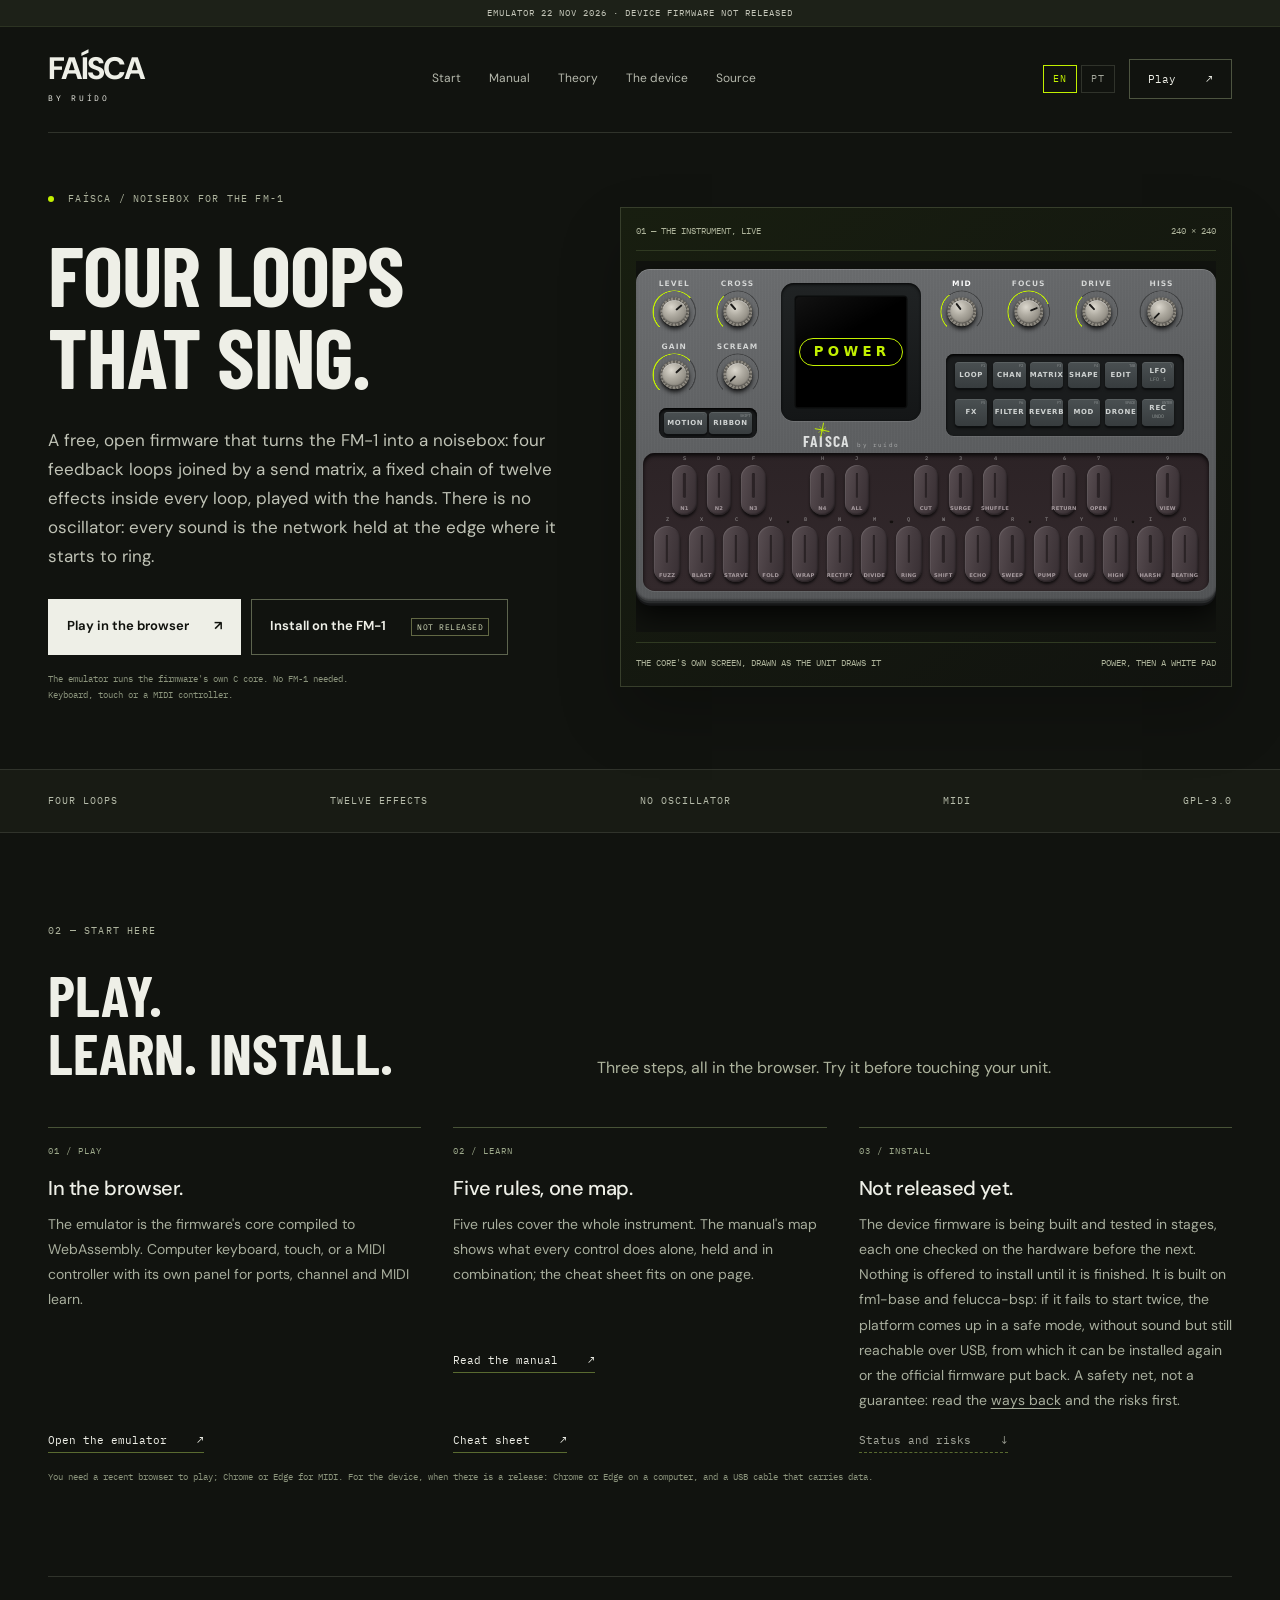
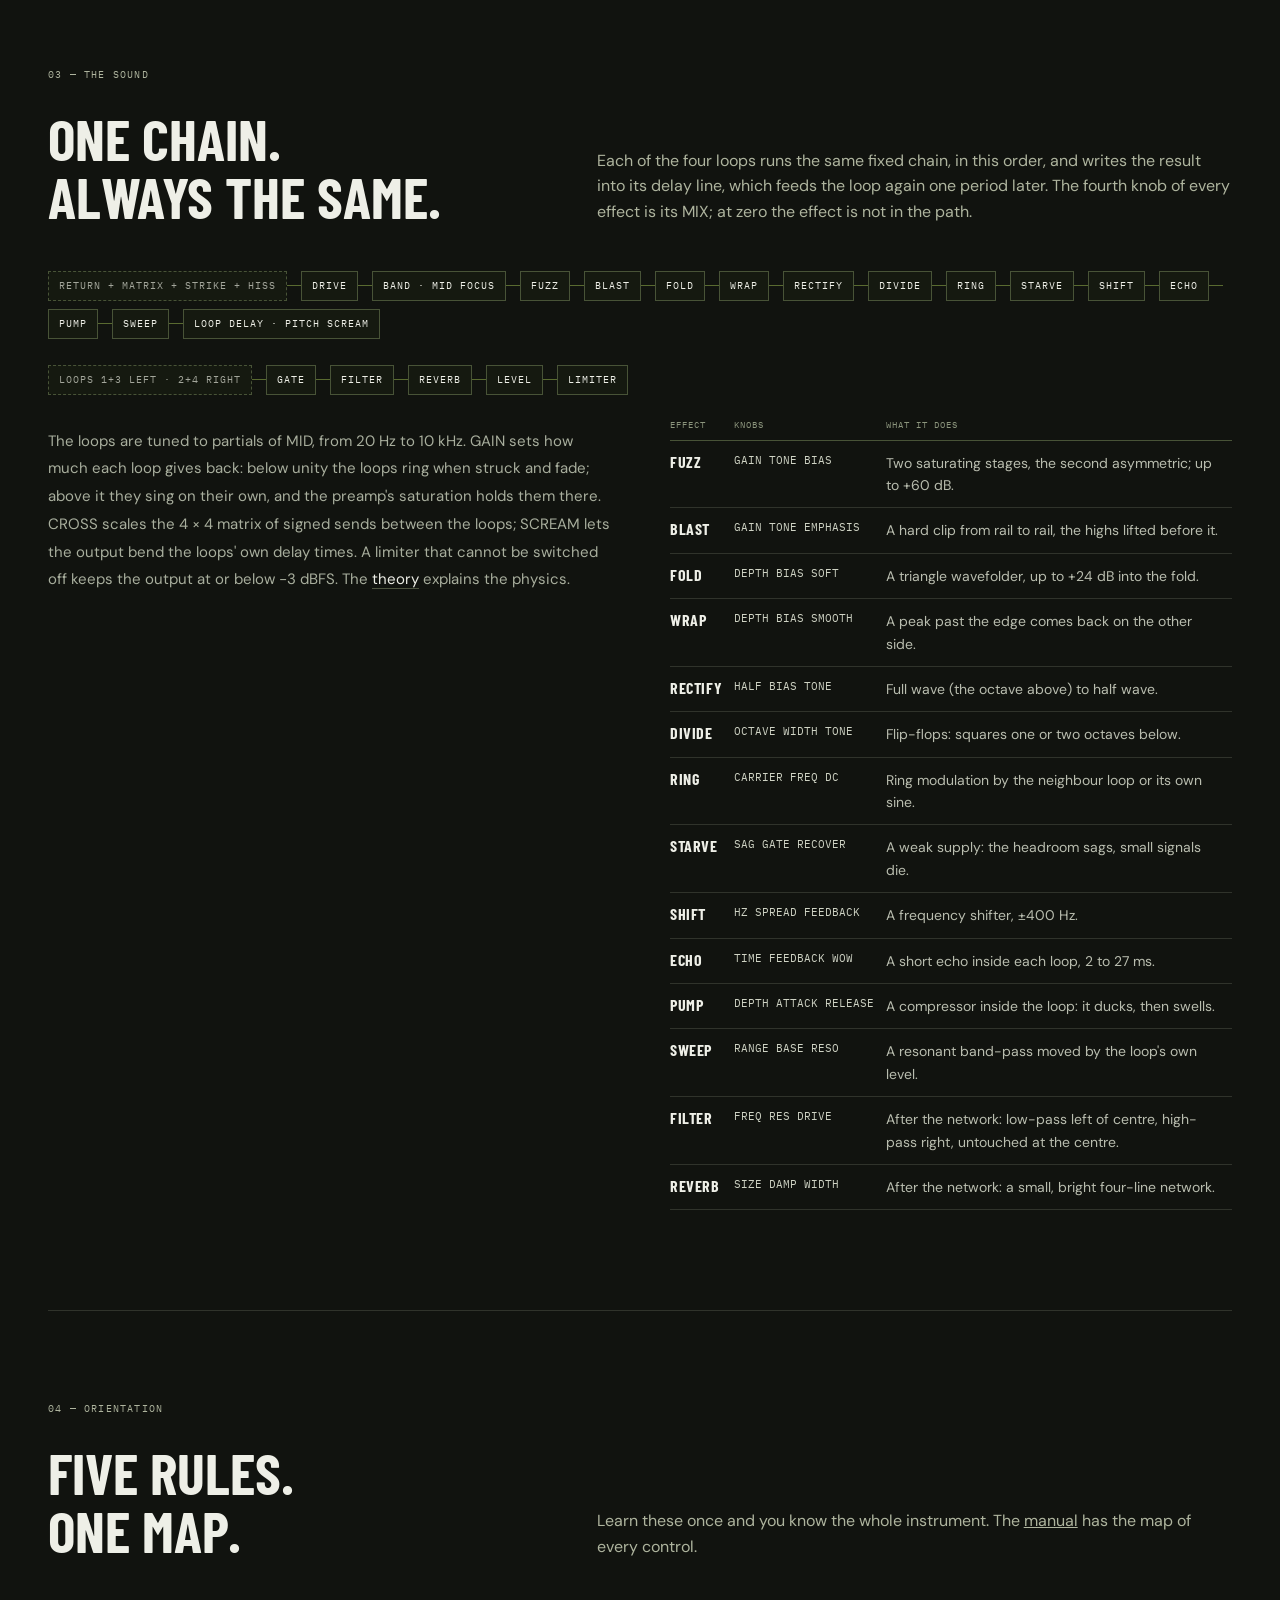
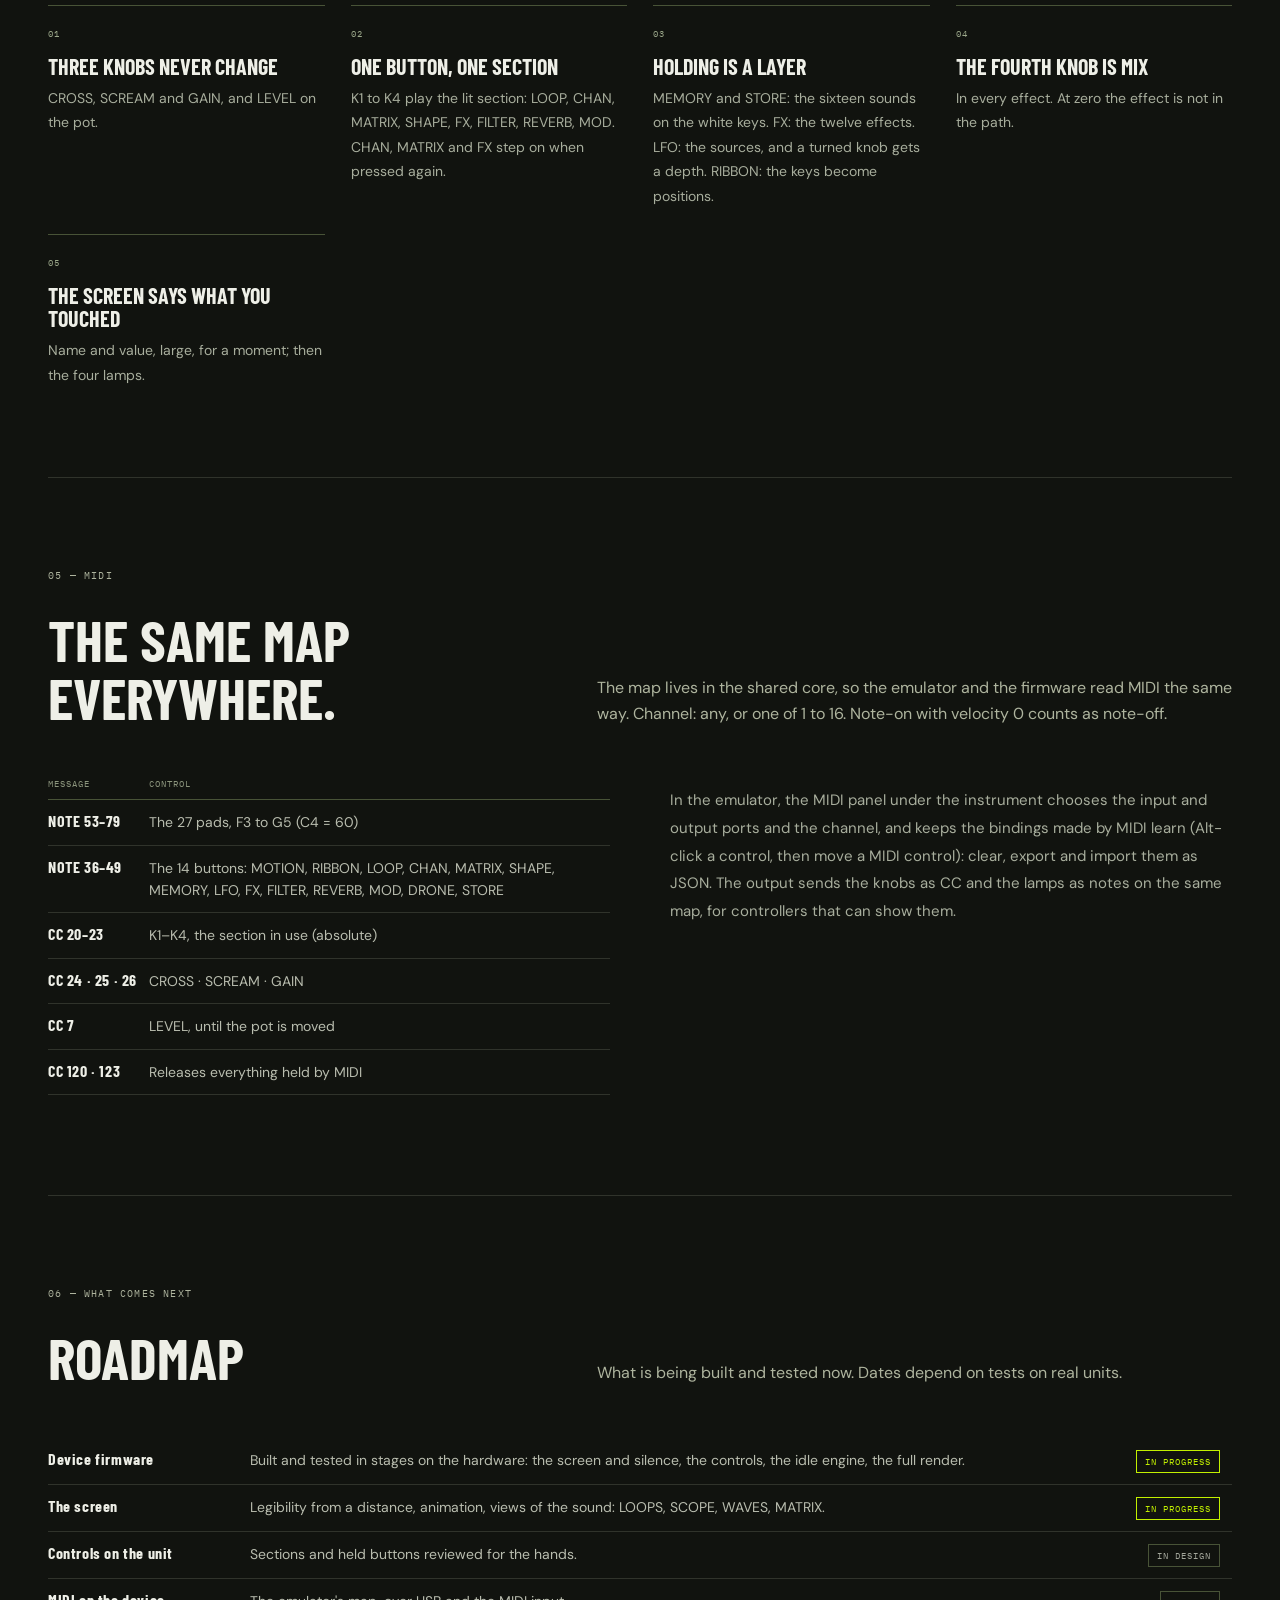
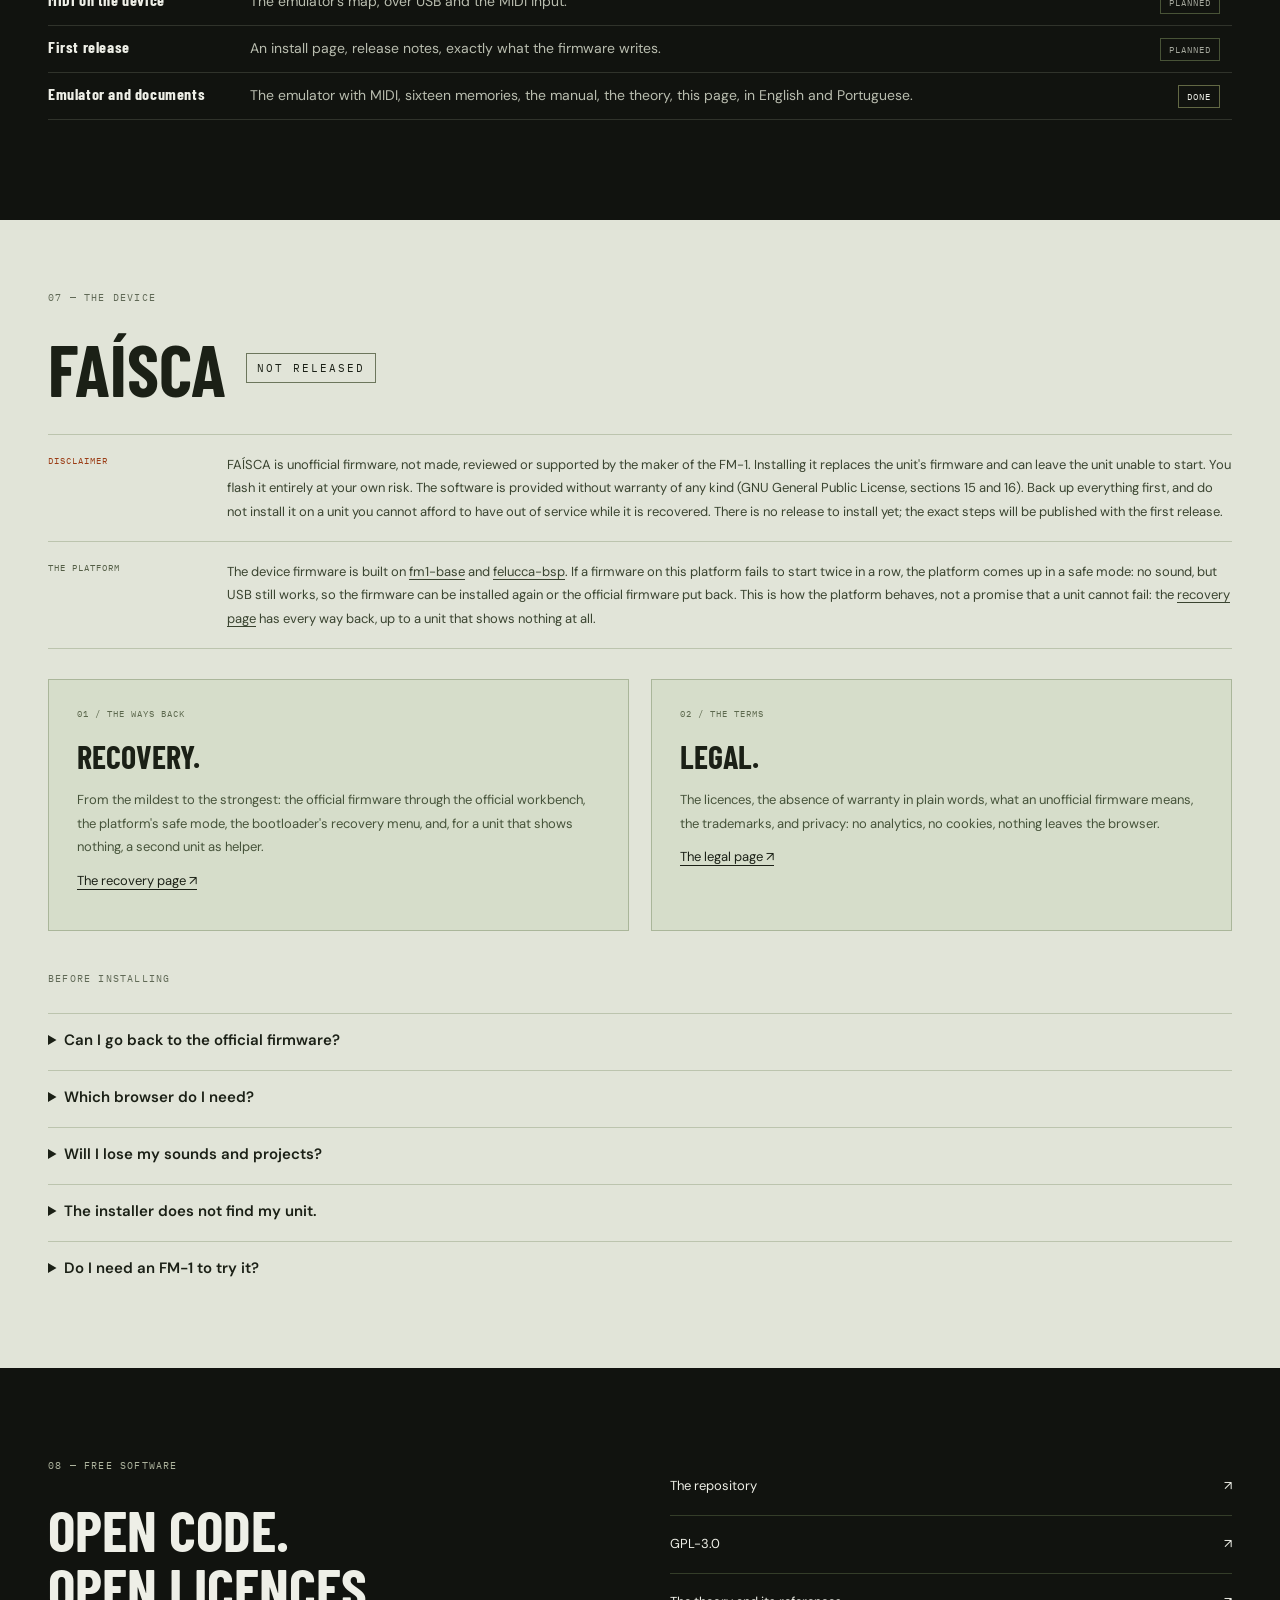
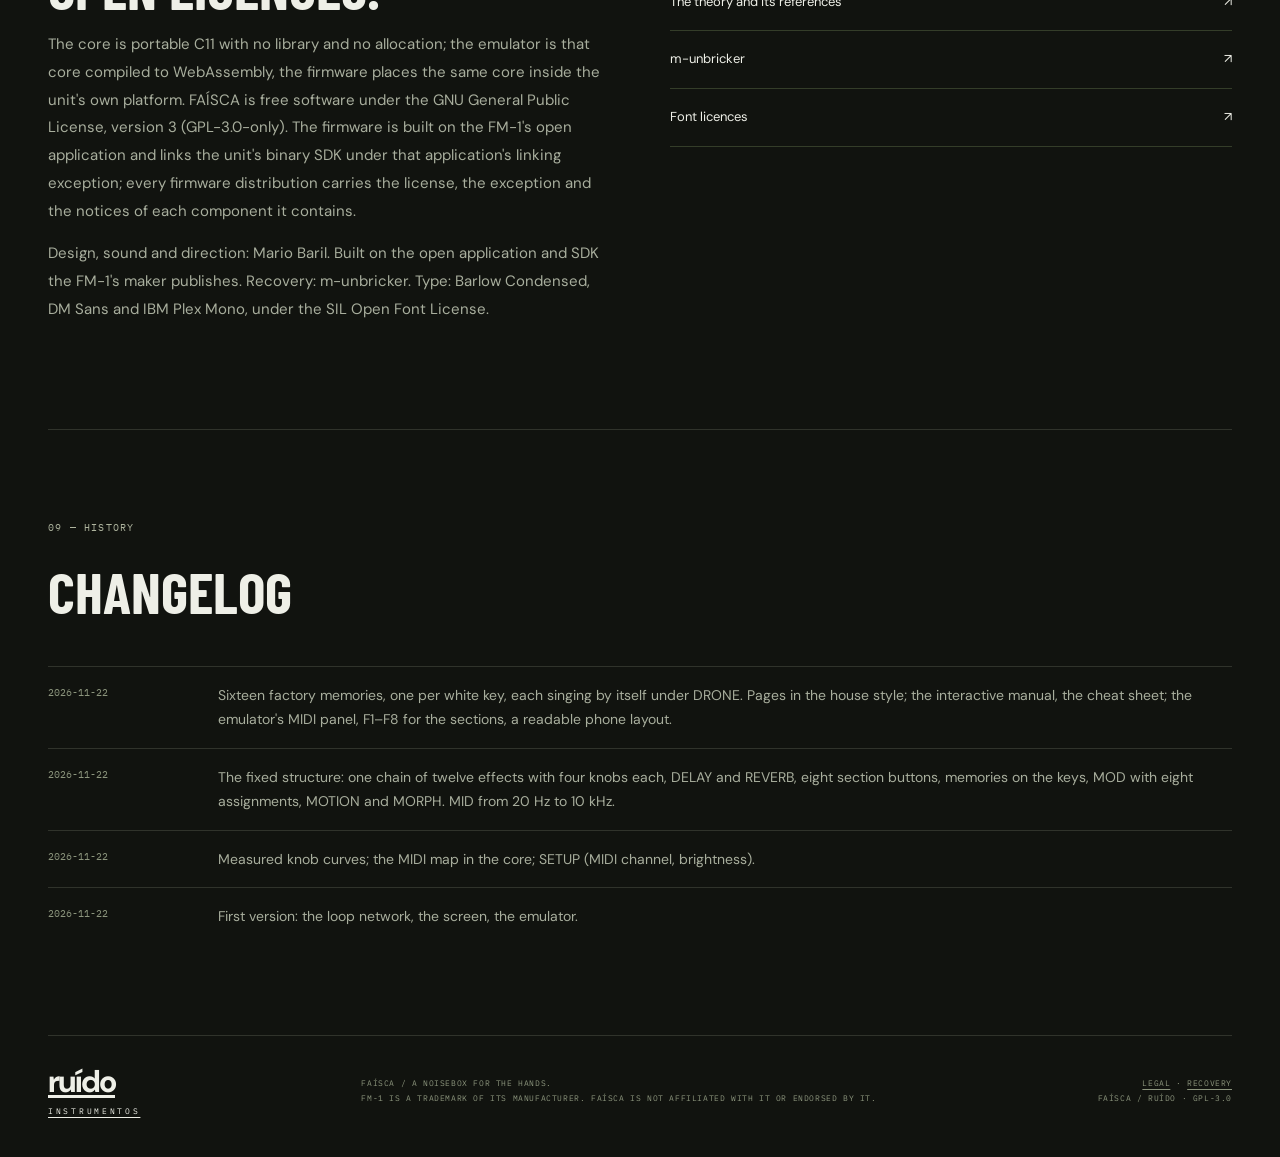
<file: index.html>
<!doctype html>
<!-- SPDX-License-Identifier: GPL-3.0-only  Copyright (C) 2026 Mario Baril -->
<html lang="en">
<head>
<meta charset="utf-8">
<meta name="viewport" content="width=device-width,initial-scale=1">
<meta name="theme-color" content="#000000">
<meta name="description" content="FAÍSCA: an open noisebox firmware for the FM-1. Four coupled feedback loops, a fixed chain of twelve effects, played with the hands. GPL-3.0, with a browser emulator built from the same C core.">
<title>FAÍSCA — a noisebox for the FM-1</title>
<link rel="icon" href="icon.svg" type="image/svg+xml">
<link rel="stylesheet" href="site.css">
</head>
<body>
<a class="skip" href="#content"><span data-l="en">Skip to the content</span><span data-l="pt">Ir para o conteúdo</span></a>
<div class="edition-line"><span data-l="en">Emulator 22 Nov 2026 · Device firmware not released</span><span data-l="pt">Emulador 22 nov 2026 · Firmware do aparelho não lançado</span></div>
<header class="masthead wrap">
  <a href="index.html" class="brand" aria-label="FAÍSCA">FAÍSCA<span data-l="en">BY RUÍDO</span><span data-l="pt">POR RUÍDO</span></a>
  <nav aria-label="Site">
    <a href="#start"><span data-l="en">Start</span><span data-l="pt">Começar</span></a>
    <a href="manual.html">Manual</a>
    <a href="theory.html"><span data-l="en">Theory</span><span data-l="pt">Teoria</span></a>
    <a href="#device"><span data-l="en">The device</span><span data-l="pt">O aparelho</span></a>
    <a href="https://github.com/mbbaril/faisca"><span data-l="en">Source</span><span data-l="pt">Código</span></a>
  </nav>
  <div class="head-end">
    <div class="lang" role="group" aria-label="Language"><button type="button" id="en">EN</button><button type="button" id="pt">PT</button></div>
    <a class="nav-play" href="play.html"><span data-l="en">Play</span><span data-l="pt">Tocar</span> <span aria-hidden="true">↗</span></a>
  </div>
</header>

<main id="content">
<!-- ======================= EN ======================= -->
<div data-l="en">
<section class="hero wrap" aria-labelledby="t-en">
  <div>
    <p class="eyebrow"><span class="status-dot"></span> FAÍSCA / NOISEBOX FOR THE FM-1</p>
    <h1 id="t-en">Four loops<br>that sing.</h1>
    <p class="intro">A free, open firmware that turns the FM-1 into a noisebox: four feedback loops joined by a send
    matrix, a fixed chain of twelve effects inside every loop, played with the hands. There is no oscillator: every
    sound is the network held at the edge where it starts to ring.</p>
    <div class="actions"><a class="button primary" href="play.html">Play in the browser <span aria-hidden="true">↗</span></a>
      <a class="button secondary" href="#device">Install on the FM-1 <span class="tag">NOT RELEASED</span></a></div>
    <p class="action-note">The emulator runs the firmware's own C core. No FM-1 needed.<br>Keyboard, touch or a MIDI controller.</p>
  </div>
  <div class="object">
    <div class="object-top"><span>01 — The instrument, live</span><span>240 × 240</span></div>
    <iframe src="play.html" title="FAÍSCA emulator" loading="lazy" allow="midi; autoplay"></iframe>
    <div class="object-bottom"><span>The core's own screen, drawn as the unit draws it</span><span>Power, then a white pad</span></div>
  </div>
</section>
<div class="spec-strip"><div class="wrap"><span>FOUR LOOPS</span><span>TWELVE EFFECTS</span><span>NO OSCILLATOR</span><span>MIDI</span><span>GPL-3.0</span></div></div>

<section class="section wrap" id="start">
  <div class="section-heading"><p class="eyebrow">02 — Start here</p><h2>Play.<br>Learn. Install.</h2>
    <p>Three steps, all in the browser. Try it before touching your unit.</p></div>
  <div class="stories">
    <article><span class="num">01 / Play</span><h3>In the browser.</h3>
      <p>The emulator is the firmware's core compiled to WebAssembly. Computer keyboard, touch, or a MIDI controller
      with its own panel for ports, channel and MIDI learn.</p>
      <a class="text-link" href="play.html">Open the emulator <span aria-hidden="true">↗</span></a></article>
    <article><span class="num">02 / Learn</span><h3>Five rules, one map.</h3>
      <p>Five rules cover the whole instrument. The manual's map shows what every control does alone, held and in
      combination; the cheat sheet fits on one page.</p>
      <a class="text-link" href="manual.html">Read the manual <span aria-hidden="true">↗</span></a>
      <a class="text-link" href="cheatsheet.html">Cheat sheet <span aria-hidden="true">↗</span></a></article>
    <article><span class="num">03 / Install</span><h3>Not released yet.</h3>
      <p>The device firmware is being built and tested in stages, each one checked on the hardware before the next.
      Nothing is offered to install until it is finished. It is built on fm1-base and felucca-bsp: if it fails to start
      twice, the platform comes up in a safe mode, without sound but still reachable over USB, from which it can be
      installed again or the official firmware put back. A safety net, not a guarantee: read the
      <a href="recovery.html">ways back</a> and the risks first.</p>
      <a class="text-link off" href="#device">Status and risks <span aria-hidden="true">↓</span></a></article>
  </div>
  <p class="action-note">You need a recent browser to play; Chrome or Edge for MIDI. For the device, when there is a
  release: Chrome or Edge on a computer, and a USB cable that carries data.</p>
</section>

<section class="section wrap" id="sound">
  <div class="section-heading"><p class="eyebrow">03 — The sound</p><h2>One chain.<br>Always the same.</h2>
    <p>Each of the four loops runs the same fixed chain, in this order, and writes the result into its delay line,
    which feeds the loop again one period later. The fourth knob of every effect is its MIX; at zero the effect is not
    in the path.</p></div>
  <ol class="chain" aria-label="The chain inside each loop">
    <li class="ext"><span>RETURN + MATRIX + STRIKE + HISS</span></li><li><span>DRIVE</span></li><li><span>BAND · MID FOCUS</span></li>
    <li><span>FUZZ</span></li><li><span>BLAST</span></li><li><span>FOLD</span></li><li><span>WRAP</span></li><li><span>RECTIFY</span></li><li><span>DIVIDE</span></li>
    <li><span>RING</span></li><li><span>STARVE</span></li><li><span>SHIFT</span></li><li><span>ECHO</span></li><li><span>PUMP</span></li><li><span>SWEEP</span></li>
    <li><span>LOOP DELAY · PITCH SCREAM</span></li>
  </ol>
  <ol class="chain" aria-label="After the network">
    <li class="ext"><span>LOOPS 1+3 LEFT · 2+4 RIGHT</span></li><li><span>GATE</span></li><li><span>FILTER</span></li><li><span>REVERB</span></li><li><span>LEVEL</span></li><li><span>LIMITER</span></li>
  </ol>
  <div class="two">
    <div class="prose"><p>The loops are tuned to partials of MID, from 20 Hz to 10 kHz. GAIN sets how much each loop
    gives back: below unity the loops ring when struck and fade; above it they sing on their own, and the preamp's
    saturation holds them there. CROSS scales the 4 × 4 matrix of signed sends between the loops; SCREAM lets the
    output bend the loops' own delay times. A limiter that cannot be switched off keeps the output at or below
    −3 dBFS. The <a href="theory.html">theory</a> explains the physics.</p></div>
    <div class="table-scroll"><table class="data">
      <thead><tr><th>Effect</th><th>Knobs</th><th>What it does</th></tr></thead><tbody>
      <tr><td>FUZZ</td><td class="m">GAIN TONE BIAS</td><td>Two saturating stages, the second asymmetric; up to +60 dB.</td></tr>
      <tr><td>BLAST</td><td class="m">GAIN TONE EMPHASIS</td><td>A hard clip from rail to rail, the highs lifted before it.</td></tr>
      <tr><td>FOLD</td><td class="m">DEPTH BIAS SOFT</td><td>A triangle wavefolder, up to +24 dB into the fold.</td></tr>
      <tr><td>WRAP</td><td class="m">DEPTH BIAS SMOOTH</td><td>A peak past the edge comes back on the other side.</td></tr>
      <tr><td>RECTIFY</td><td class="m">HALF BIAS TONE</td><td>Full wave (the octave above) to half wave.</td></tr>
      <tr><td>DIVIDE</td><td class="m">OCTAVE WIDTH TONE</td><td>Flip-flops: squares one or two octaves below.</td></tr>
      <tr><td>RING</td><td class="m">CARRIER FREQ DC</td><td>Ring modulation by the neighbour loop or its own sine.</td></tr>
      <tr><td>STARVE</td><td class="m">SAG GATE RECOVER</td><td>A weak supply: the headroom sags, small signals die.</td></tr>
      <tr><td>SHIFT</td><td class="m">HZ SPREAD FEEDBACK</td><td>A frequency shifter, ±400 Hz.</td></tr>
      <tr><td>ECHO</td><td class="m">TIME FEEDBACK WOW</td><td>A short echo inside each loop, 2 to 27 ms.</td></tr>
      <tr><td>PUMP</td><td class="m">DEPTH ATTACK RELEASE</td><td>A compressor inside the loop: it ducks, then swells.</td></tr>
      <tr><td>SWEEP</td><td class="m">RANGE BASE RESO</td><td>A resonant band-pass moved by the loop's own level.</td></tr>
      <tr><td>FILTER</td><td class="m">FREQ RES DRIVE</td><td>After the network: low-pass left of centre, high-pass right, untouched at the centre.</td></tr>
      <tr><td>REVERB</td><td class="m">SIZE DAMP WIDTH</td><td>After the network: a small, bright four-line network.</td></tr>
    </tbody></table></div>
  </div>
</section>

<section class="section wrap" id="rules">
  <div class="section-heading"><p class="eyebrow">04 — Orientation</p><h2>Five rules.<br>One map.</h2>
    <p>Learn these once and you know the whole instrument. The <a class="inline" href="manual.html"><u>manual</u></a>
    has the map of every control.</p></div>
  <ol class="rules">
    <li><span class="num">01</span><b>Three knobs never change</b>CROSS, SCREAM and GAIN, and LEVEL on the pot.</li>
    <li><span class="num">02</span><b>One button, one section</b>K1 to K4 play the lit section: LOOP, CHAN, MATRIX, SHAPE, FX, FILTER, REVERB, MOD. CHAN, MATRIX and FX step on when pressed again.</li>
    <li><span class="num">03</span><b>Holding is a layer</b>MEMORY and STORE: the sixteen sounds on the white keys. FX: the twelve effects. LFO: the sources, and a turned knob gets a depth. RIBBON: the keys become positions.</li>
    <li><span class="num">04</span><b>The fourth knob is MIX</b>In every effect. At zero the effect is not in the path.</li>
    <li><span class="num">05</span><b>The screen says what you touched</b>Name and value, large, for a moment; then the four lamps.</li>
  </ol>
</section>

<section class="section wrap" id="midi">
  <div class="section-heading"><p class="eyebrow">05 — MIDI</p><h2>The same map<br>everywhere.</h2>
    <p>The map lives in the shared core, so the emulator and the firmware read MIDI the same way. Channel: any, or one
    of 1 to 16. Note-on with velocity 0 counts as note-off.</p></div>
  <div class="two">
    <div class="table-scroll"><table class="data"><thead><tr><th>Message</th><th>Control</th></tr></thead><tbody>
      <tr><td>NOTE 53–79</td><td>The 27 pads, F3 to G5 (C4 = 60)</td></tr>
      <tr><td>NOTE 36–49</td><td>The 14 buttons: MOTION, RIBBON, LOOP, CHAN, MATRIX, SHAPE, MEMORY, LFO, FX, FILTER, REVERB, MOD, DRONE, STORE</td></tr>
      <tr><td>CC 20–23</td><td>K1–K4, the section in use (absolute)</td></tr>
      <tr><td>CC 24 · 25 · 26</td><td>CROSS · SCREAM · GAIN</td></tr>
      <tr><td>CC 7</td><td>LEVEL, until the pot is moved</td></tr>
      <tr><td>CC 120 · 123</td><td>Releases everything held by MIDI</td></tr>
    </tbody></table></div>
    <div class="prose"><p>In the emulator, the MIDI panel under the instrument chooses the input and output ports and
    the channel, and keeps the bindings made by MIDI learn (Alt-click a control, then move a MIDI control): clear,
    export and import them as JSON. The output sends the knobs as CC and the lamps as notes on the same map, for
    controllers that can show them.</p></div>
  </div>
</section>

<section class="section wrap" id="next">
  <div class="section-heading"><p class="eyebrow">06 — What comes next</p><h2>Roadmap</h2>
    <p>What is being built and tested now. Dates depend on tests on real units.</p></div>
  <div class="table-scroll"><table class="data road"><tbody>
    <tr><td>Device firmware</td><td>Built and tested in stages on the hardware: the screen and silence, the controls, the idle engine, the full render.</td><td><span class="state now">IN PROGRESS</span></td></tr>
    <tr><td>The screen</td><td>Legibility from a distance, animation, views of the sound: LOOPS, SCOPE, WAVES, MATRIX.</td><td><span class="state now">IN PROGRESS</span></td></tr>
    <tr><td>Controls on the unit</td><td>Sections and held buttons reviewed for the hands.</td><td><span class="state">IN DESIGN</span></td></tr>
    <tr><td>MIDI on the device</td><td>The emulator's map, over USB and the MIDI input.</td><td><span class="state">PLANNED</span></td></tr>
    <tr><td>First release</td><td>An install page, release notes, exactly what the firmware writes.</td><td><span class="state">PLANNED</span></td></tr>
    <tr><td>Emulator and documents</td><td>The emulator with MIDI, sixteen memories, the manual, the theory, this page, in English and Portuguese.</td><td><span class="state done">DONE</span></td></tr>
  </tbody></table></div>
</section>
</div>

<!-- ======================= PT ======================= -->
<div data-l="pt">
<section class="hero wrap" aria-labelledby="t-pt">
  <div>
    <p class="eyebrow"><span class="status-dot"></span> FAÍSCA / CAIXA DE RUÍDO PARA O FM-1</p>
    <h1 id="t-pt">Quatro laços<br>que cantam.</h1>
    <p class="intro">Um firmware livre e aberto que transforma o FM-1 numa caixa de ruído: quatro laços de
    realimentação ligados por uma matriz de envios, uma cadeia fixa de doze efeitos dentro de cada laço, tocada com as
    mãos. Não há oscilador: todo som é a rede mantida na beira em que ela começa a soar.</p>
    <div class="actions"><a class="button primary" href="play.html">Tocar no navegador <span aria-hidden="true">↗</span></a>
      <a class="button secondary" href="#device">Instalar no FM-1 <span class="tag">NÃO LANÇADO</span></a></div>
    <p class="action-note">O emulador roda o próprio núcleo em C do firmware. Não precisa de um FM-1.<br>Teclado, toque ou um controlador MIDI.</p>
  </div>
  <div class="object">
    <div class="object-top"><span>01 — O instrumento, ao vivo</span><span>240 × 240</span></div>
    <iframe src="play.html" title="Emulador do FAÍSCA" loading="lazy" allow="midi; autoplay"></iframe>
    <div class="object-bottom"><span>A própria tela do núcleo, desenhada como a unidade a desenha</span><span>Power, depois um pad branco</span></div>
  </div>
</section>
<div class="spec-strip"><div class="wrap"><span>QUATRO LAÇOS</span><span>DOZE EFEITOS</span><span>SEM OSCILADOR</span><span>MIDI</span><span>GPL-3.0</span></div></div>

<section class="section wrap" id="comecar">
  <div class="section-heading"><p class="eyebrow">02 — Comece aqui</p><h2>Toque.<br>Aprenda. Instale.</h2>
    <p>Três passos, todos no navegador. Experimente antes de mexer na sua unidade.</p></div>
  <div class="stories">
    <article><span class="num">01 / Tocar</span><h3>No navegador.</h3>
      <p>O emulador é o núcleo do firmware compilado para WebAssembly. Teclado do computador, toque ou um controlador
      MIDI, com um painel próprio para portas, canal e MIDI learn.</p>
      <a class="text-link" href="play.html">Abrir o emulador <span aria-hidden="true">↗</span></a></article>
    <article><span class="num">02 / Aprender</span><h3>Cinco regras, um mapa.</h3>
      <p>Cinco regras cobrem o instrumento inteiro. O mapa do manual mostra o que cada controle faz sozinho, segurado e
      em combinação; a folha de consulta cabe numa página.</p>
      <a class="text-link" href="manual.html">Ler o manual <span aria-hidden="true">↗</span></a>
      <a class="text-link" href="cheatsheet.html">Folha de consulta <span aria-hidden="true">↗</span></a></article>
    <article><span class="num">03 / Instalar</span><h3>Ainda não lançado.</h3>
      <p>O firmware do aparelho está sendo construído e testado por etapas, cada uma conferida no aparelho antes da
      seguinte. Nada é oferecido para instalar até ele ficar pronto. Ele é construído sobre o fm1-base e o felucca-bsp:
      se falhar duas vezes ao ligar, a plataforma sobe num modo seguro, sem som mas ainda alcançável pela USB, de onde
      dá para instalar de novo ou devolver o firmware oficial. Uma rede de proteção, não uma garantia: leia antes os
      <a href="recovery.html">caminhos de volta</a> e os riscos.</p>
      <a class="text-link off" href="#device">Estado e riscos <span aria-hidden="true">↓</span></a></article>
  </div>
  <p class="action-note">Você precisa de um navegador recente para tocar; Chrome ou Edge para MIDI. Para o aparelho,
  quando houver versão: Chrome ou Edge num computador e um cabo USB que passe dados.</p>
</section>

<section class="section wrap" id="som">
  <div class="section-heading"><p class="eyebrow">03 — O som</p><h2>Uma cadeia.<br>Sempre a mesma.</h2>
    <p>Cada um dos quatro laços passa pela mesma cadeia fixa, nesta ordem, e grava o resultado na sua linha de atraso,
    que alimenta o laço de novo um período depois. O quarto knob de todo efeito é o MIX; no zero, o efeito não está no
    caminho.</p></div>
  <ol class="chain" aria-label="A cadeia dentro de cada laço">
    <li class="ext"><span>RETORNO + MATRIZ + GOLPE + HISS</span></li><li><span>DRIVE</span></li><li><span>BANDA · MID FOCUS</span></li>
    <li><span>FUZZ</span></li><li><span>BLAST</span></li><li><span>FOLD</span></li><li><span>WRAP</span></li><li><span>RECTIFY</span></li><li><span>DIVIDE</span></li>
    <li><span>RING</span></li><li><span>STARVE</span></li><li><span>SHIFT</span></li><li><span>ECHO</span></li><li><span>PUMP</span></li><li><span>SWEEP</span></li>
    <li><span>ATRASO DO LAÇO · PITCH SCREAM</span></li>
  </ol>
  <ol class="chain" aria-label="Depois da rede">
    <li class="ext"><span>LAÇOS 1+3 ESQUERDA · 2+4 DIREITA</span></li><li><span>GATE</span></li><li><span>FILTER</span></li><li><span>REVERB</span></li><li><span>LEVEL</span></li><li><span>LIMITADOR</span></li>
  </ol>
  <div class="two">
    <div class="prose"><p>Os laços se afinam em parciais do MID, de 20 Hz a 10 kHz. GAIN define quanto cada laço
    devolve: abaixo da unidade os laços ressoam quando golpeados e somem; acima dela cantam sozinhos, e a saturação do
    pré os segura ali. CROSS escala a matriz 4 × 4 de envios com sinal entre os laços; SCREAM deixa a saída curvar os
    tempos de atraso dos próprios laços. Um limitador que não se desliga mantém a saída em −3 dBFS ou abaixo. A
    <a href="theory.html">teoria</a> explica a física.</p></div>
    <div class="table-scroll"><table class="data">
      <thead><tr><th>Efeito</th><th>Knobs</th><th>O que faz</th></tr></thead><tbody>
      <tr><td>FUZZ</td><td class="m">GAIN TONE BIAS</td><td>Dois estágios de saturação, o segundo assimétrico; até +60 dB.</td></tr>
      <tr><td>BLAST</td><td class="m">GAIN TONE EMPHASIS</td><td>Um corte duro de trilho a trilho, com os agudos realçados antes.</td></tr>
      <tr><td>FOLD</td><td class="m">DEPTH BIAS SOFT</td><td>Um dobrador de onda triangular, até +24 dB na dobra.</td></tr>
      <tr><td>WRAP</td><td class="m">DEPTH BIAS SMOOTH</td><td>O pico que passa da borda volta pelo outro lado.</td></tr>
      <tr><td>RECTIFY</td><td class="m">HALF BIAS TONE</td><td>Onda completa (a oitava acima) até meia onda.</td></tr>
      <tr><td>DIVIDE</td><td class="m">OCTAVE WIDTH TONE</td><td>Flip-flops: quadradas uma ou duas oitavas abaixo.</td></tr>
      <tr><td>RING</td><td class="m">CARRIER FREQ DC</td><td>Modulação em anel pelo laço vizinho ou por uma senoide própria.</td></tr>
      <tr><td>STARVE</td><td class="m">SAG GATE RECOVER</td><td>Uma fonte fraca: a folga cai, os sinais pequenos morrem.</td></tr>
      <tr><td>SHIFT</td><td class="m">HZ SPREAD FEEDBACK</td><td>Um deslocador de frequência, ±400 Hz.</td></tr>
      <tr><td>ECHO</td><td class="m">TIME FEEDBACK WOW</td><td>Um eco curto dentro de cada laço, de 2 a 27 ms.</td></tr>
      <tr><td>PUMP</td><td class="m">DEPTH ATTACK RELEASE</td><td>Um compressor dentro do laço: abaixa e volta a crescer.</td></tr>
      <tr><td>SWEEP</td><td class="m">RANGE BASE RESO</td><td>Um passa-banda ressonante movido pelo nível do laço.</td></tr>
      <tr><td>FILTER</td><td class="m">FREQ RES DRIVE</td><td>Depois da rede: passa-baixas à esquerda do centro, passa-altas à direita, intacto no centro.</td></tr>
      <tr><td>REVERB</td><td class="m">SIZE DAMP WIDTH</td><td>Depois da rede: uma pequena rede clara de quatro linhas.</td></tr>
    </tbody></table></div>
  </div>
</section>

<section class="section wrap" id="regras">
  <div class="section-heading"><p class="eyebrow">04 — Orientação</p><h2>Cinco regras.<br>Um mapa.</h2>
    <p>Aprenda uma vez e você conhece o instrumento inteiro. O <a class="inline" href="manual.html"><u>manual</u></a>
    tem o mapa de cada controle.</p></div>
  <ol class="rules">
    <li><span class="num">01</span><b>Três knobs nunca mudam</b>CROSS, SCREAM e GAIN, mais o LEVEL no potenciômetro.</li>
    <li><span class="num">02</span><b>Um botão, uma seção</b>K1 a K4 tocam a seção acesa: LOOP, CHAN, MATRIX, SHAPE, FX, FILTER, REVERB, MOD. CHAN, MATRIX e FX avançam quando apertados de novo.</li>
    <li><span class="num">03</span><b>Segurar é uma camada</b>MEMORY e STORE: os dezesseis sons nas teclas brancas. FX: os doze efeitos. LFO: as fontes, e um knob girado ganha profundidade. RIBBON: as teclas viram posições.</li>
    <li><span class="num">04</span><b>O quarto knob é o MIX</b>Em todo efeito. No zero, o efeito não está no caminho.</li>
    <li><span class="num">05</span><b>A tela diz o que você tocou</b>Nome e valor, grandes, por um instante; depois as quatro lâmpadas.</li>
  </ol>
</section>

<section class="section wrap" id="midi-pt">
  <div class="section-heading"><p class="eyebrow">05 — MIDI</p><h2>O mesmo mapa<br>em todo lugar.</h2>
    <p>O mapa mora no núcleo comum, então o emulador e o firmware leem MIDI do mesmo jeito. Canal: qualquer um, ou um de
    1 a 16. Note-on com velocidade 0 vale como note-off.</p></div>
  <div class="two">
    <div class="table-scroll"><table class="data"><thead><tr><th>Mensagem</th><th>Controle</th></tr></thead><tbody>
      <tr><td>NOTA 53–79</td><td>Os 27 pads, de F3 a G5 (C4 = 60)</td></tr>
      <tr><td>NOTA 36–49</td><td>Os 14 botões: MOTION, RIBBON, LOOP, CHAN, MATRIX, SHAPE, MEMORY, LFO, FX, FILTER, REVERB, MOD, DRONE, STORE</td></tr>
      <tr><td>CC 20–23</td><td>K1–K4, da seção em uso (absoluto)</td></tr>
      <tr><td>CC 24 · 25 · 26</td><td>CROSS · SCREAM · GAIN</td></tr>
      <tr><td>CC 7</td><td>LEVEL, até o potenciômetro ser mexido</td></tr>
      <tr><td>CC 120 · 123</td><td>Solta tudo o que o MIDI segura</td></tr>
    </tbody></table></div>
    <div class="prose"><p>No emulador, o painel MIDI embaixo do instrumento escolhe as portas de entrada e saída e o
    canal, e guarda os vínculos feitos pelo MIDI learn (Alt+clique num controle, depois mexa num controle MIDI):
    limpe, exporte e importe em JSON. A saída manda os knobs como CC e as luzes como notas, no mesmo mapa, para
    controladores que sabem mostrá-las.</p></div>
  </div>
</section>

<section class="section wrap" id="roteiro">
  <div class="section-heading"><p class="eyebrow">06 — O que vem aí</p><h2>Roteiro</h2>
    <p>O que está sendo construído e testado agora. As datas dependem dos testes em unidades reais.</p></div>
  <div class="table-scroll"><table class="data road"><tbody>
    <tr><td>Firmware do aparelho</td><td>Construído e testado por etapas no aparelho: a tela e o silêncio, os controles, o motor parado, o render completo.</td><td><span class="state now">EM ANDAMENTO</span></td></tr>
    <tr><td>A tela</td><td>Legibilidade de longe, animação, vistas do som: LOOPS, SCOPE, WAVES, MATRIX.</td><td><span class="state now">EM ANDAMENTO</span></td></tr>
    <tr><td>Os controles na unidade</td><td>Seções e botões de segurar revistos para as mãos.</td><td><span class="state">EM DESENHO</span></td></tr>
    <tr><td>MIDI no aparelho</td><td>O mapa do emulador, pela USB e pela entrada MIDI.</td><td><span class="state">PLANEJADO</span></td></tr>
    <tr><td>Primeira versão</td><td>Uma página de instalação, notas da versão, exatamente o que o firmware grava.</td><td><span class="state">PLANEJADO</span></td></tr>
    <tr><td>Emulador e documentos</td><td>O emulador com MIDI, dezesseis memórias, o manual, a teoria, esta página, em inglês e português.</td><td><span class="state done">FEITO</span></td></tr>
  </tbody></table></div>
</section>
</div>

<!-- ======================= THE DEVICE (light band) ======================= -->
<section class="band" id="device"><div class="wrap">
  <p class="eyebrow"><span data-l="en">07 — The device</span><span data-l="pt">07 — O aparelho</span></p>
  <h2>FAÍSCA <span class="band-label"><span data-l="en">NOT RELEASED</span><span data-l="pt">NÃO LANÇADO</span></span></h2>
  <div class="notice">
    <span data-l="en">DISCLAIMER</span><span data-l="pt">AVISO</span>
    <p data-l="en">FAÍSCA is unofficial firmware, not made, reviewed or supported by the maker of the FM-1. Installing it
    replaces the unit's firmware and can leave the unit unable to start. You flash it
    entirely at your own risk. The software is provided without warranty of any kind (GNU General Public License,
    sections 15 and 16). Back up everything first, and do not install it on a unit you cannot afford to have out of
    service while it is recovered. There is no release to install yet; the exact steps will be published with the
    first release.</p>
    <p data-l="pt">O FAÍSCA é um firmware não oficial, que não foi feito, revisado nem tem suporte do fabricante do FM-1.
    Instalá-lo substitui o firmware da unidade e pode deixá-la sem ligar. A
    gravação é feita inteiramente por sua conta e risco. O software vem sem garantia de nenhum tipo (Licença Pública
    Geral GNU, seções 15 e 16). Faça backup de tudo antes e não o instale numa unidade que não possa ficar parada
    enquanto é recuperada. Ainda não há versão para instalar; os passos exatos sairão com a primeira versão.</p>
  </div>
  <div class="notice plain">
    <span data-l="en">THE PLATFORM</span><span data-l="pt">A PLATAFORMA</span>
    <p data-l="en">The device firmware is built on <a href="https://github.com/charlesvestal/fm1-base">fm1-base</a> and
    <a href="https://github.com/hugelton/felucca-bsp">felucca-bsp</a>. If a firmware on this platform fails to start
    twice in a row, the platform comes up in a safe mode: no sound, but USB still works, so the firmware can be installed
    again or the official firmware put back. This is how the platform behaves, not a promise that a unit cannot fail:
    the <a href="recovery.html">recovery page</a> has every way back, up to a unit that shows nothing at all.</p>
    <p data-l="pt">O firmware do aparelho é construído sobre o <a href="https://github.com/charlesvestal/fm1-base">fm1-base</a>
    e o <a href="https://github.com/hugelton/felucca-bsp">felucca-bsp</a>. Se um firmware desta plataforma falha duas
    vezes seguidas ao ligar, a plataforma sobe num modo seguro: sem som, mas com a USB funcionando, então dá para instalar
    o firmware de novo ou devolver o firmware oficial. É assim que a plataforma se comporta, não uma promessa de que uma
    unidade não possa falhar: a <a href="recovery.html">página de recuperação</a> tem todos os caminhos de volta, até o
    de uma unidade que não mostra nada.</p>
  </div>
  <div class="cards">
    <article class="card"><div class="num"><span data-l="en">01 / The ways back</span><span data-l="pt">01 / Os caminhos de volta</span></div>
      <h3 data-l="en">Recovery.</h3><h3 data-l="pt">Recuperação.</h3>
      <p data-l="en">From the mildest to the strongest: the official firmware through the official workbench, the
      platform's safe mode, the bootloader's recovery menu, and, for a unit that shows nothing, a second unit as
      helper.</p>
      <p data-l="pt">Do mais leve ao mais forte: o firmware oficial pelo workbench oficial, o modo seguro da plataforma, o
      menu de recuperação do bootloader e, para uma unidade que não mostra nada, uma segunda unidade como auxiliar.</p>
      <p><a href="recovery.html"><span data-l="en">The recovery page</span><span data-l="pt">A página de recuperação</span> ↗</a></p></article>
    <article class="card"><div class="num"><span data-l="en">02 / The terms</span><span data-l="pt">02 / Os termos</span></div>
      <h3 data-l="en">Legal.</h3><h3 data-l="pt">Legal.</h3>
      <p data-l="en">The licences, the absence of warranty in plain words, what an unofficial firmware means, the
      trademarks, and privacy: no analytics, no cookies, nothing leaves the browser.</p>
      <p data-l="pt">As licenças, a ausência de garantia em palavras simples, o que quer dizer um firmware não oficial, as
      marcas e a privacidade: sem análise de uso, sem cookies, nada sai do navegador.</p>
      <p><a href="legal.html"><span data-l="en">The legal page</span><span data-l="pt">A página legal</span> ↗</a></p></article>
  </div>
  <div class="faq" data-l="en">
    <p class="eyebrow">Before installing</p>
    <details><summary>Can I go back to the official firmware?</summary><p>Yes, with the official workbench. The <a href="recovery.html">recovery page</a> has every way back, from the mildest to the strongest.</p></details>
    <details><summary>Which browser do I need?</summary><p>The emulator plays in any recent browser; its MIDI needs Chrome or Edge. Installing on the device needs Chrome or Edge on a computer (Web MIDI and WebUSB), not a phone.</p></details>
    <details><summary>Will I lose my sounds and projects?</summary><p>Back them up with the official workbench before installing anything. Each release will say exactly which part of the unit's memory FAÍSCA writes and what it leaves untouched.</p></details>
    <details><summary>The installer does not find my unit.</summary><p>Use a USB cable that carries data, connect the unit directly (not through a hub), switch it on, close other pages or programs that use MIDI, and allow MIDI access when the browser asks.</p></details>
    <details><summary>Do I need an FM-1 to try it?</summary><p>No. The emulator is the same core and plays in the browser.</p></details>
  </div>
  <div class="faq" data-l="pt">
    <p class="eyebrow">Antes de instalar</p>
    <details><summary>Posso voltar ao firmware oficial?</summary><p>Sim, pelo workbench oficial. A <a href="recovery.html">página de recuperação</a> tem todos os caminhos de volta, do mais leve ao mais forte.</p></details>
    <details><summary>Qual navegador eu preciso?</summary><p>O emulador toca em qualquer navegador recente; o MIDI dele pede Chrome ou Edge. Instalar no aparelho pede Chrome ou Edge num computador (Web MIDI e WebUSB), não no celular.</p></details>
    <details><summary>Vou perder meus sons e projetos?</summary><p>Faça o backup pelo workbench oficial antes de instalar qualquer coisa. Cada versão dirá exatamente que parte da memória da unidade o FAÍSCA grava e o que deixa intacto.</p></details>
    <details><summary>O instalador não encontra a minha unidade.</summary><p>Use um cabo USB que passe dados, ligue a unidade direto (sem hub), deixe-a ligada, feche outras páginas ou programas que usem MIDI e permita o acesso MIDI quando o navegador pedir.</p></details>
    <details><summary>Preciso de um FM-1 para experimentar?</summary><p>Não. O emulador é o mesmo núcleo e toca no navegador.</p></details>
  </div>
</div></section>

<!-- ======================= SOURCE, HISTORY ======================= -->
<section class="section wrap two" id="source">
  <div>
    <p class="eyebrow"><span data-l="en">08 — Free software</span><span data-l="pt">08 — Software livre</span></p>
    <h2 data-l="en">Open code.<br>Open licences.</h2><h2 data-l="pt">Código aberto.<br>Licenças abertas.</h2>
    <div class="prose" data-l="en"><p>The core is portable C11 with no library and no allocation; the emulator is that
    core compiled to WebAssembly, the firmware places the same core inside the unit's own platform. FAÍSCA is free
    software under the GNU General Public License, version 3 (GPL-3.0-only). The firmware is built on the FM-1's open
    application and links the unit's binary SDK under that application's linking exception; every firmware
    distribution carries the license, the exception and the notices of each component it contains.</p>
    <p>Design, sound and direction: Mario Baril. Built on the open application and SDK the FM-1's maker publishes.
    Recovery: m-unbricker. Type: Barlow Condensed, DM Sans and IBM Plex Mono, under the SIL Open Font License.</p></div>
    <div class="prose" data-l="pt"><p>O núcleo é C11 portátil, sem biblioteca e sem alocação; o emulador é esse
    núcleo compilado para WebAssembly, o firmware põe o mesmo núcleo dentro da plataforma da própria unidade. O FAÍSCA é
    software livre sob a Licença Pública Geral GNU, versão 3 (GPL-3.0-only). O firmware é construído sobre a aplicação
    aberta do FM-1 e liga o SDK binário da unidade sob a exceção de ligação dessa aplicação; toda distribuição do
    firmware leva a licença, a exceção e os avisos de cada componente que contém.</p>
    <p>Desenho, som e direção: Mario Baril. Construído sobre a aplicação aberta e o SDK que o fabricante do FM-1
    publica. Recuperação: m-unbricker. Tipos: Barlow Condensed, DM Sans e IBM Plex Mono, sob a SIL Open Font License.</p></div>
  </div>
  <div class="links">
    <a href="https://github.com/mbbaril/faisca"><span data-l="en">The repository</span><span data-l="pt">O repositório</span> <span aria-hidden="true">↗</span></a>
    <a href="https://www.gnu.org/licenses/gpl-3.0.html">GPL-3.0 <span aria-hidden="true">↗</span></a>
    <a href="theory.html"><span data-l="en">The theory and its references</span><span data-l="pt">A teoria e as referências</span> <span aria-hidden="true">↗</span></a>
    <a href="https://github.com/jvitkauskas/m-unbricker">m-unbricker <span aria-hidden="true">↗</span></a>
    <a href="fonts/OFL-DMSans.txt"><span data-l="en">Font licences</span><span data-l="pt">Licenças das fontes</span> <span aria-hidden="true">↗</span></a>
  </div>
</section>

<section class="section wrap" id="history">
  <div class="section-heading"><p class="eyebrow"><span data-l="en">09 — History</span><span data-l="pt">09 — Histórico</span></p>
    <h2 data-l="en">Changelog</h2><h2 data-l="pt">Mudanças</h2><p></p></div>
  <ul class="log" data-l="en">
    <li><time>2026-11-22</time><span>Sixteen factory memories, one per white key, each singing by itself under DRONE. Pages in the house style; the interactive manual, the cheat sheet; the emulator's MIDI panel, F1–F8 for the sections, a readable phone layout.</span></li>
    <li><time>2026-11-22</time><span>The fixed structure: one chain of twelve effects with four knobs each, DELAY and REVERB, eight section buttons, memories on the keys, MOD with eight assignments, MOTION and MORPH. MID from 20 Hz to 10 kHz.</span></li>
    <li><time>2026-11-22</time><span>Measured knob curves; the MIDI map in the core; SETUP (MIDI channel, brightness).</span></li>
    <li><time>2026-11-22</time><span>First version: the loop network, the screen, the emulator.</span></li>
  </ul>
  <ul class="log" data-l="pt">
    <li><time>2026-11-22</time><span>Dezesseis memórias de fábrica, uma por tecla branca, cada uma cantando sozinha com o DRONE. Páginas no padrão da casa; o manual interativo, a folha de consulta; o painel MIDI do emulador, F1–F8 para as seções, um layout de celular legível.</span></li>
    <li><time>2026-11-22</time><span>A estrutura fixa: uma cadeia de doze efeitos com quatro knobs cada, DELAY e REVERB, oito botões de seção, memórias nas teclas, MOD com oito atribuições, MOTION e MORPH. MID de 20 Hz a 10 kHz.</span></li>
    <li><time>2026-11-22</time><span>Curvas medidas dos knobs; o mapa MIDI no núcleo; SETUP (canal MIDI, brilho).</span></li>
    <li><time>2026-11-22</time><span>Primeira versão: a rede de laços, a tela, o emulador.</span></li>
  </ul>
</section>
</main>

<footer class="footer wrap">
  <a href="https://usina.ruido.art.br" class="brand">ruído<span>INSTRUMENTOS</span></a>
  <p data-l="en">FAÍSCA / A NOISEBOX FOR THE HANDS.<br>FM-1 is a trademark of its manufacturer. FAÍSCA is not affiliated with it or endorsed by it.</p>
  <p data-l="pt">FAÍSCA / UMA CAIXA DE RUÍDO PARA AS MÃOS.<br>FM-1 é marca do seu fabricante. O FAÍSCA não é afiliado a ele nem endossado por ele.</p>
  <span><a href="legal.html">LEGAL</a> · <a href="recovery.html"><span data-l="en">RECOVERY</span><span data-l="pt">RECUPERAÇÃO</span></a><br>FAÍSCA / RUÍDO · GPL-3.0</span>
</footer>
<script src="site.js"></script>
</body>
</html>
</file>
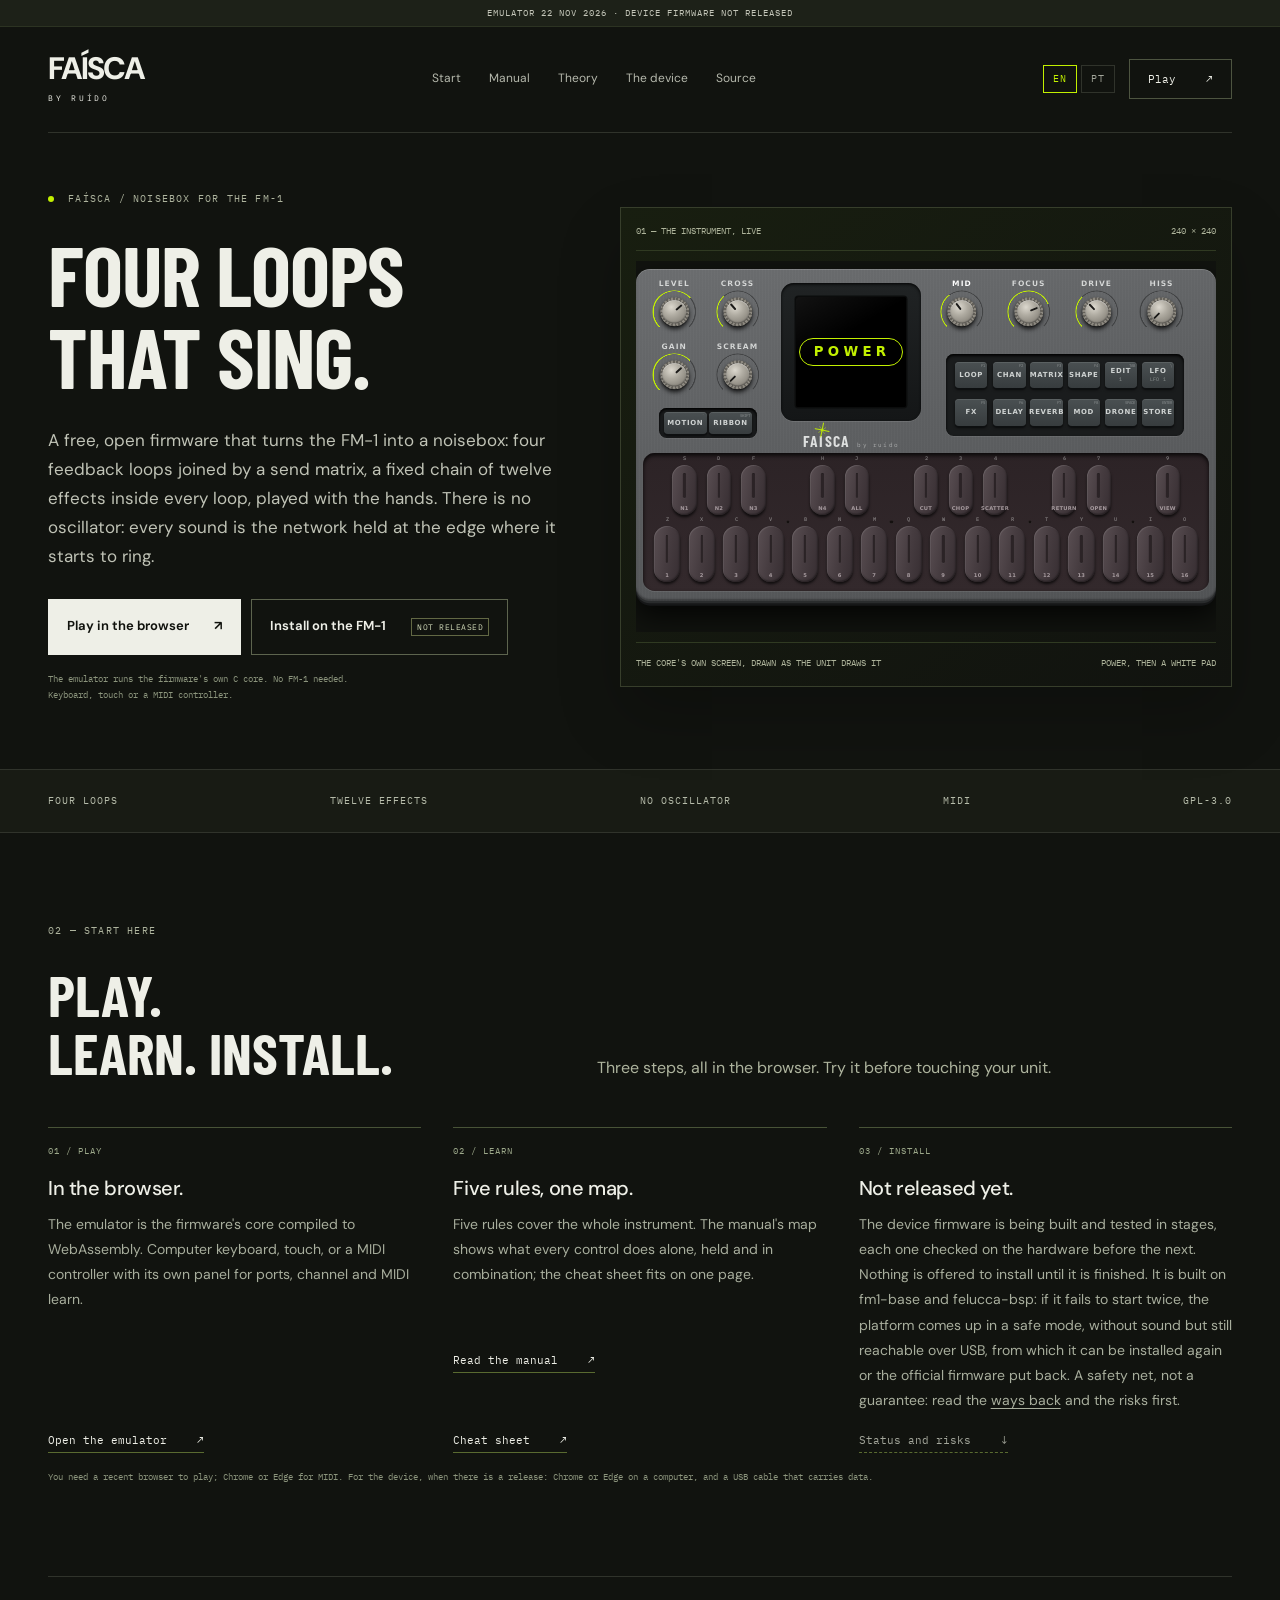
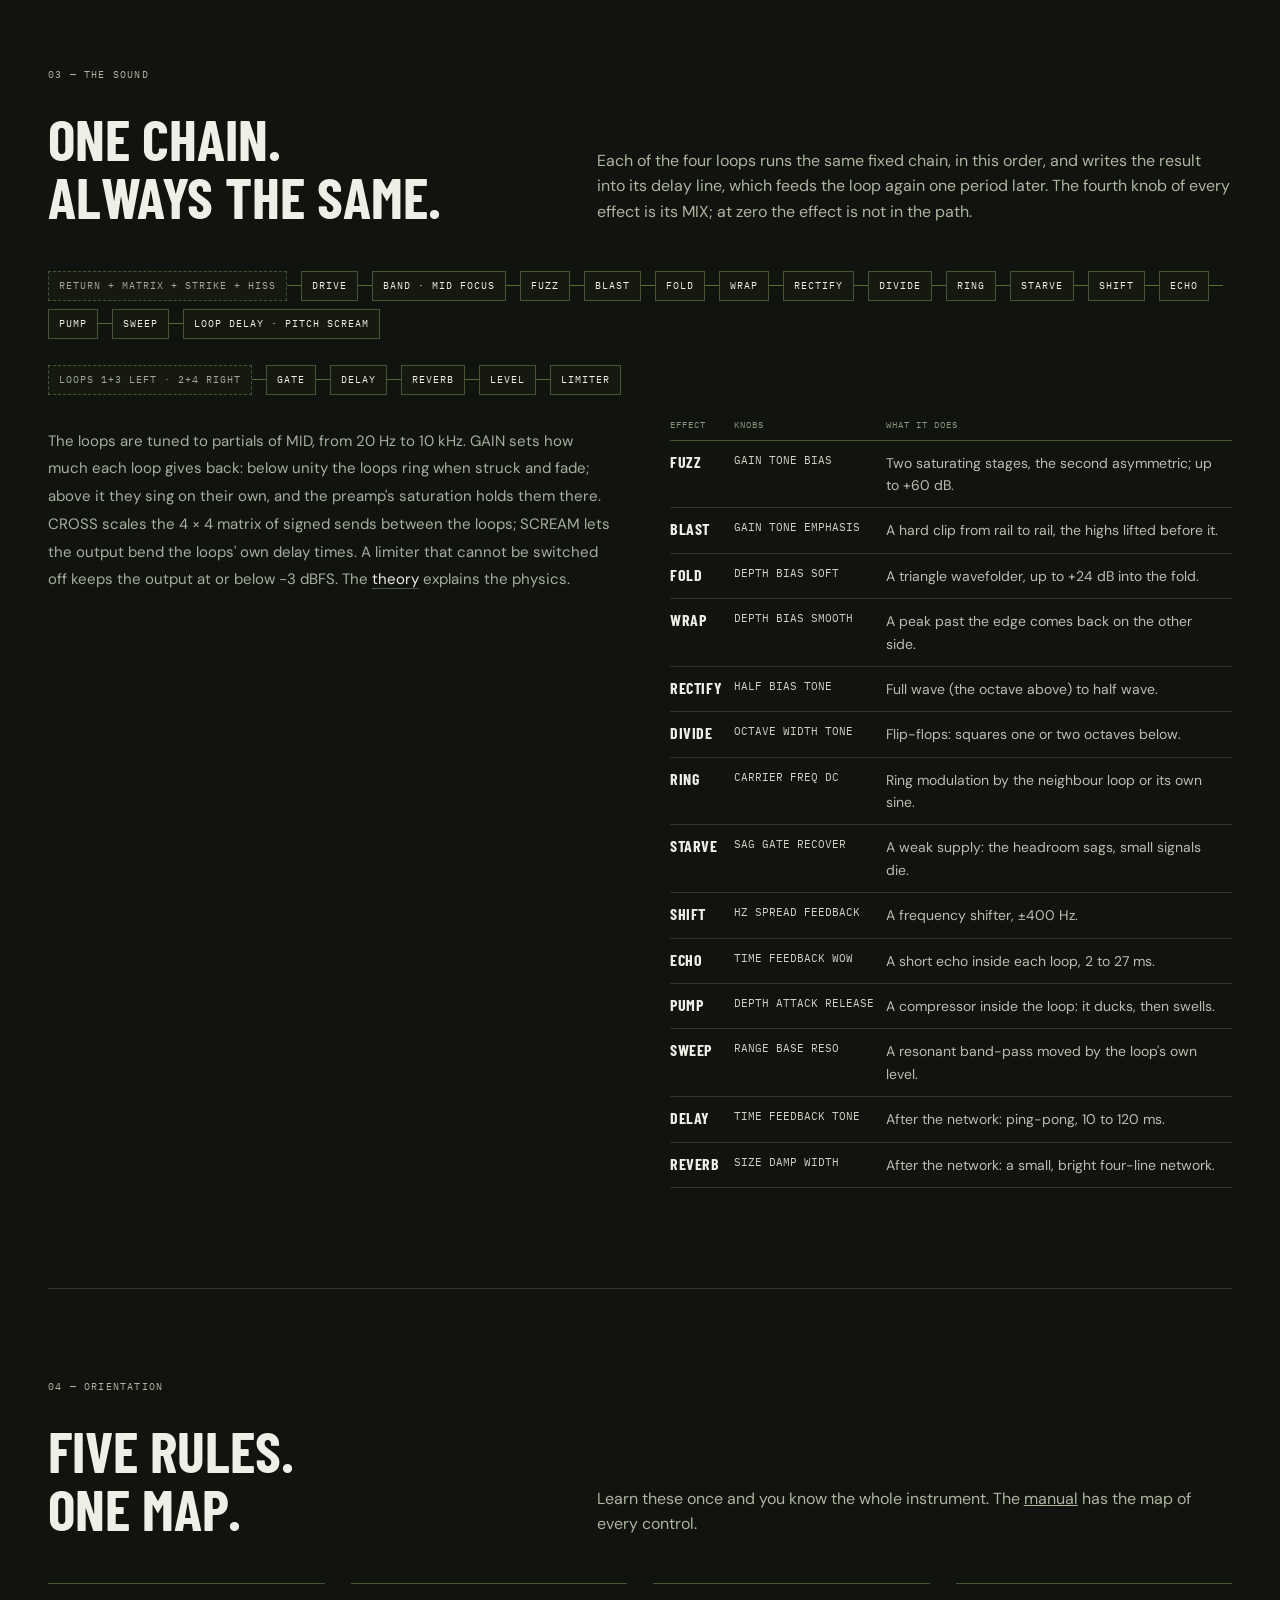
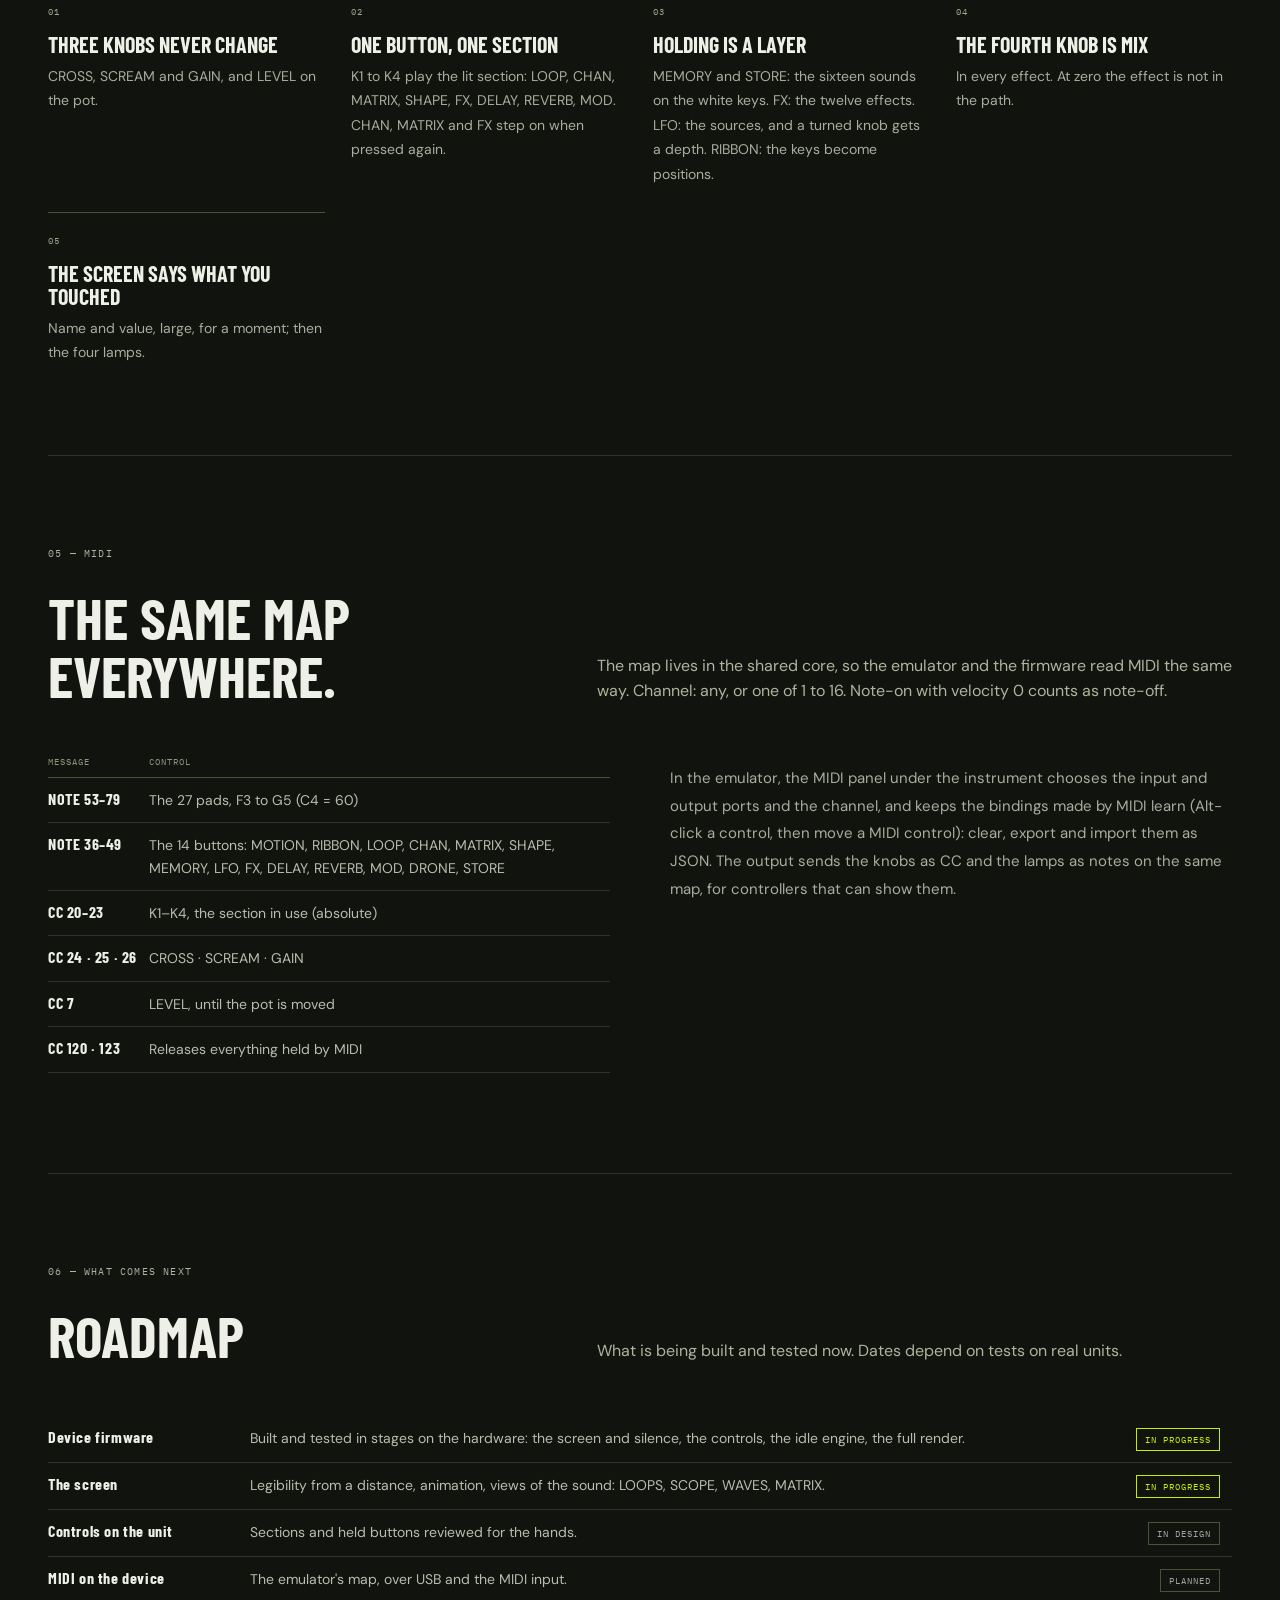
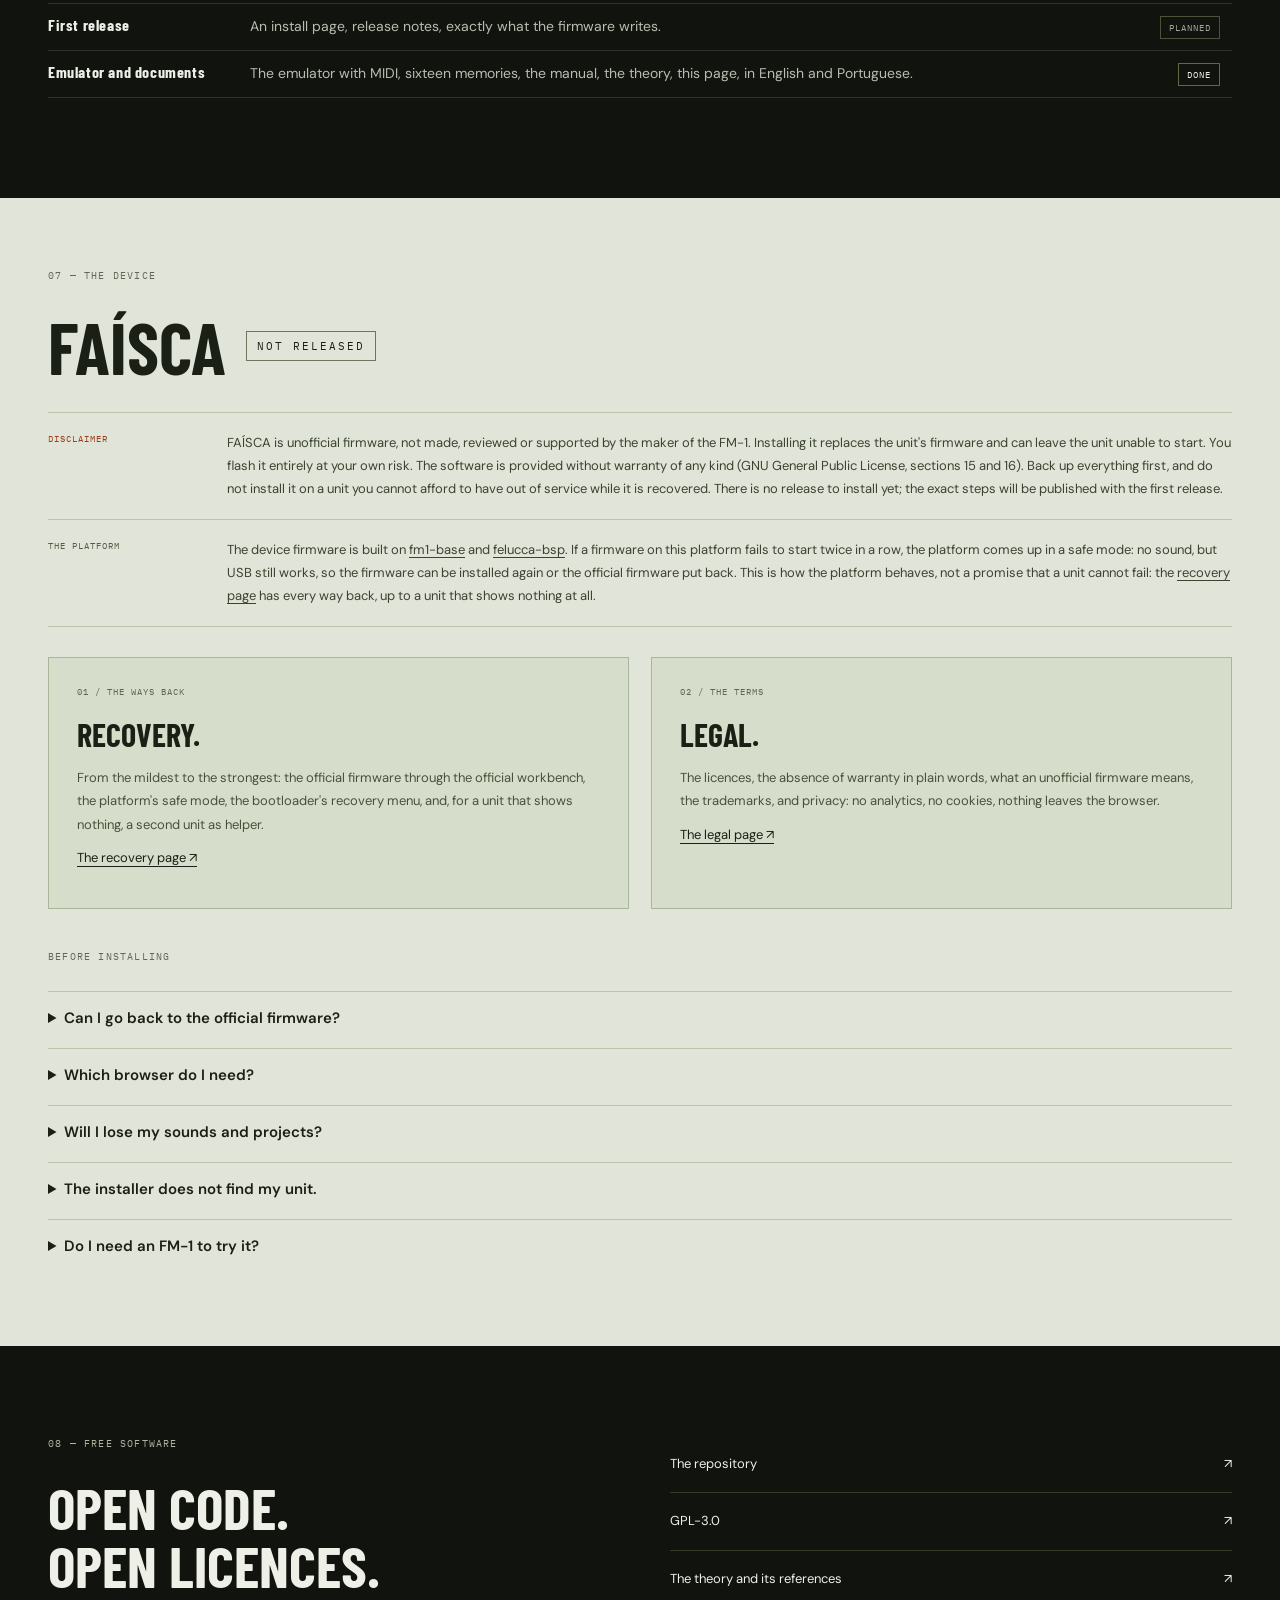
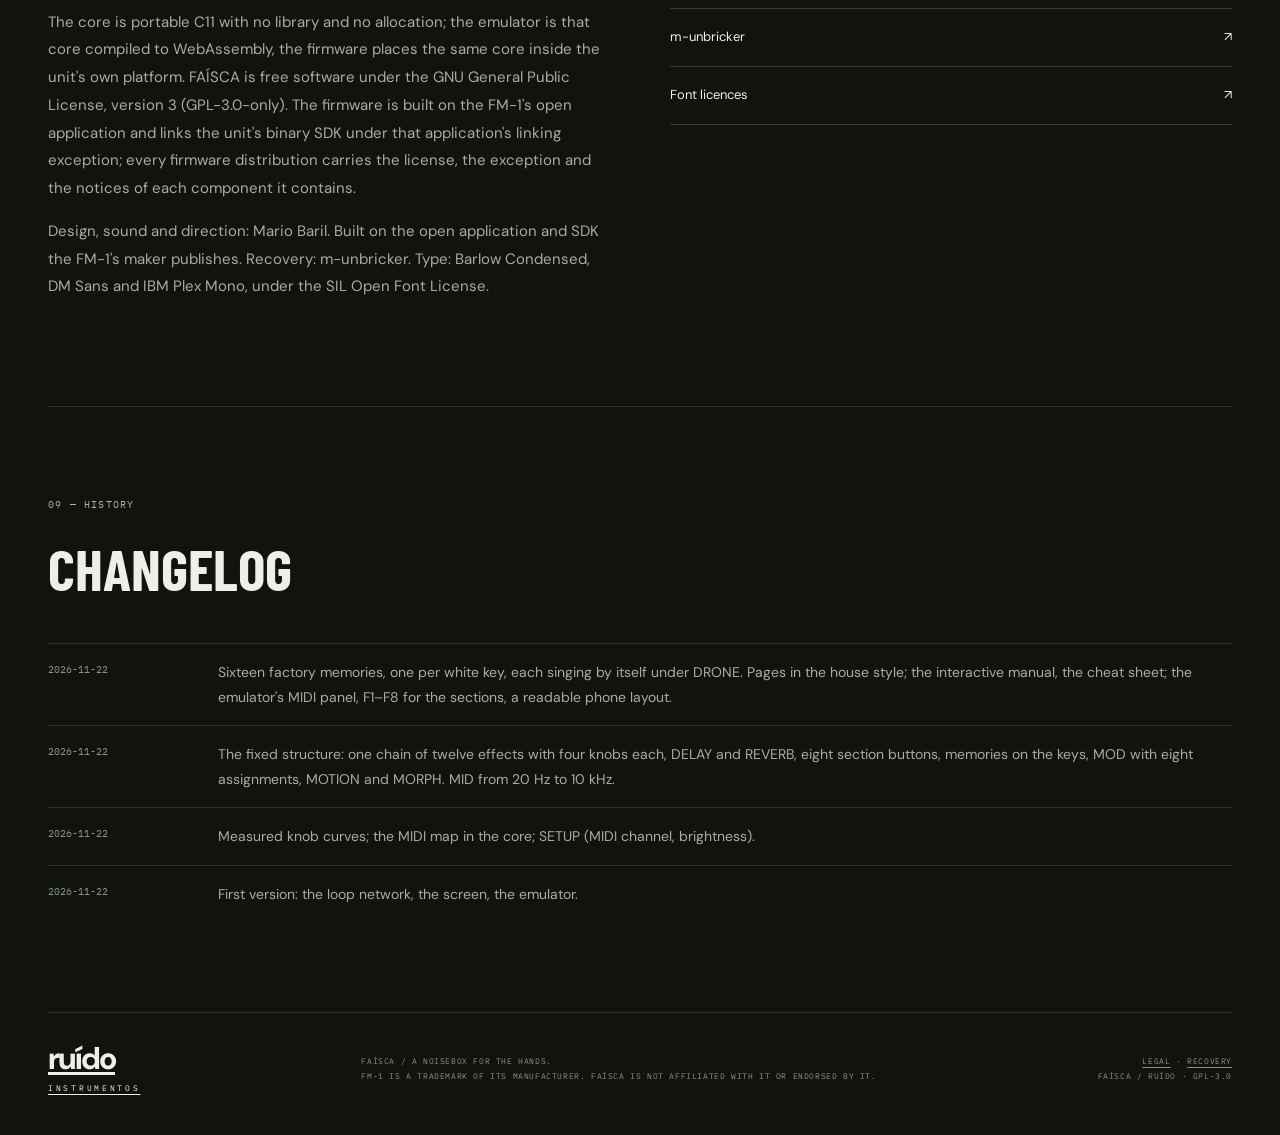
<file: web/index.html>
<!doctype html>
<!-- SPDX-License-Identifier: GPL-3.0-only  Copyright (C) 2026 Mario Baril -->
<html lang="en">
<head>
<meta charset="utf-8">
<meta name="viewport" content="width=device-width,initial-scale=1">
<meta name="theme-color" content="#000000">
<meta name="description" content="FAÍSCA: an open noisebox firmware for the FM-1. Four coupled feedback loops, a fixed chain of twelve effects, played with the hands. GPL-3.0, with a browser emulator built from the same C core.">
<title>FAÍSCA — a noisebox for the FM-1</title>
<link rel="icon" href="icon.svg" type="image/svg+xml">
<link rel="stylesheet" href="site.css">
</head>
<body>
<a class="skip" href="#content"><span data-l="en">Skip to the content</span><span data-l="pt">Ir para o conteúdo</span></a>
<div class="edition-line"><span data-l="en">Emulator 22 Nov 2026 · Device firmware not released</span><span data-l="pt">Emulador 22 nov 2026 · Firmware do aparelho não lançado</span></div>
<header class="masthead wrap">
  <a href="index.html" class="brand" aria-label="FAÍSCA">FAÍSCA<span data-l="en">BY RUÍDO</span><span data-l="pt">POR RUÍDO</span></a>
  <nav aria-label="Site">
    <a href="#start"><span data-l="en">Start</span><span data-l="pt">Começar</span></a>
    <a href="manual.html">Manual</a>
    <a href="theory.html"><span data-l="en">Theory</span><span data-l="pt">Teoria</span></a>
    <a href="#device"><span data-l="en">The device</span><span data-l="pt">O aparelho</span></a>
    <a href="https://github.com/mbbaril/faisca"><span data-l="en">Source</span><span data-l="pt">Código</span></a>
  </nav>
  <div class="head-end">
    <div class="lang" role="group" aria-label="Language"><button type="button" id="en">EN</button><button type="button" id="pt">PT</button></div>
    <a class="nav-play" href="play.html"><span data-l="en">Play</span><span data-l="pt">Tocar</span> <span aria-hidden="true">↗</span></a>
  </div>
</header>

<main id="content">
<!-- ======================= EN ======================= -->
<div data-l="en">
<section class="hero wrap" aria-labelledby="t-en">
  <div>
    <p class="eyebrow"><span class="status-dot"></span> FAÍSCA / NOISEBOX FOR THE FM-1</p>
    <h1 id="t-en">Four loops<br>that sing.</h1>
    <p class="intro">A free, open firmware that turns the FM-1 into a noisebox: four feedback loops joined by a send
    matrix, a fixed chain of twelve effects inside every loop, played with the hands. There is no oscillator: every
    sound is the network held at the edge where it starts to ring.</p>
    <div class="actions"><a class="button primary" href="play.html">Play in the browser <span aria-hidden="true">↗</span></a>
      <a class="button secondary" href="#device">Install on the FM-1 <span class="tag">NOT RELEASED</span></a></div>
    <p class="action-note">The emulator runs the firmware's own C core. No FM-1 needed.<br>Keyboard, touch or a MIDI controller.</p>
  </div>
  <div class="object">
    <div class="object-top"><span>01 — The instrument, live</span><span>240 × 240</span></div>
    <iframe src="play.html" title="FAÍSCA emulator" loading="lazy" allow="midi; autoplay"></iframe>
    <div class="object-bottom"><span>The core's own screen, drawn as the unit draws it</span><span>Power, then a white pad</span></div>
  </div>
</section>
<div class="spec-strip"><div class="wrap"><span>FOUR LOOPS</span><span>TWELVE EFFECTS</span><span>NO OSCILLATOR</span><span>MIDI</span><span>GPL-3.0</span></div></div>

<section class="section wrap" id="start">
  <div class="section-heading"><p class="eyebrow">02 — Start here</p><h2>Play.<br>Learn. Install.</h2>
    <p>Three steps, all in the browser. Try it before touching your unit.</p></div>
  <div class="stories">
    <article><span class="num">01 / Play</span><h3>In the browser.</h3>
      <p>The emulator is the firmware's core compiled to WebAssembly. Computer keyboard, touch, or a MIDI controller
      with its own panel for ports, channel and MIDI learn.</p>
      <a class="text-link" href="play.html">Open the emulator <span aria-hidden="true">↗</span></a></article>
    <article><span class="num">02 / Learn</span><h3>Five rules, one map.</h3>
      <p>Five rules cover the whole instrument. The manual's map shows what every control does alone, held and in
      combination; the cheat sheet fits on one page.</p>
      <a class="text-link" href="manual.html">Read the manual <span aria-hidden="true">↗</span></a>
      <a class="text-link" href="cheatsheet.html">Cheat sheet <span aria-hidden="true">↗</span></a></article>
    <article><span class="num">03 / Install</span><h3>Not released yet.</h3>
      <p>The device firmware is being built and tested in stages, each one checked on the hardware before the next.
      Nothing is offered to install until it is finished. It is built on fm1-base and felucca-bsp: if it fails to start
      twice, the platform comes up in a safe mode, without sound but still reachable over USB, from which it can be
      installed again or the official firmware put back. A safety net, not a guarantee: read the
      <a href="recovery.html">ways back</a> and the risks first.</p>
      <a class="text-link off" href="#device">Status and risks <span aria-hidden="true">↓</span></a></article>
  </div>
  <p class="action-note">You need a recent browser to play; Chrome or Edge for MIDI. For the device, when there is a
  release: Chrome or Edge on a computer, and a USB cable that carries data.</p>
</section>

<section class="section wrap" id="sound">
  <div class="section-heading"><p class="eyebrow">03 — The sound</p><h2>One chain.<br>Always the same.</h2>
    <p>Each of the four loops runs the same fixed chain, in this order, and writes the result into its delay line,
    which feeds the loop again one period later. The fourth knob of every effect is its MIX; at zero the effect is not
    in the path.</p></div>
  <ol class="chain" aria-label="The chain inside each loop">
    <li class="ext"><span>RETURN + MATRIX + STRIKE + HISS</span></li><li><span>DRIVE</span></li><li><span>BAND · MID FOCUS</span></li>
    <li><span>FUZZ</span></li><li><span>BLAST</span></li><li><span>FOLD</span></li><li><span>WRAP</span></li><li><span>RECTIFY</span></li><li><span>DIVIDE</span></li>
    <li><span>RING</span></li><li><span>STARVE</span></li><li><span>SHIFT</span></li><li><span>ECHO</span></li><li><span>PUMP</span></li><li><span>SWEEP</span></li>
    <li><span>LOOP DELAY · PITCH SCREAM</span></li>
  </ol>
  <ol class="chain" aria-label="After the network">
    <li class="ext"><span>LOOPS 1+3 LEFT · 2+4 RIGHT</span></li><li><span>GATE</span></li><li><span>DELAY</span></li><li><span>REVERB</span></li><li><span>LEVEL</span></li><li><span>LIMITER</span></li>
  </ol>
  <div class="two">
    <div class="prose"><p>The loops are tuned to partials of MID, from 20 Hz to 10 kHz. GAIN sets how much each loop
    gives back: below unity the loops ring when struck and fade; above it they sing on their own, and the preamp's
    saturation holds them there. CROSS scales the 4 × 4 matrix of signed sends between the loops; SCREAM lets the
    output bend the loops' own delay times. A limiter that cannot be switched off keeps the output at or below
    −3 dBFS. The <a href="theory.html">theory</a> explains the physics.</p></div>
    <div class="table-scroll"><table class="data">
      <thead><tr><th>Effect</th><th>Knobs</th><th>What it does</th></tr></thead><tbody>
      <tr><td>FUZZ</td><td class="m">GAIN TONE BIAS</td><td>Two saturating stages, the second asymmetric; up to +60 dB.</td></tr>
      <tr><td>BLAST</td><td class="m">GAIN TONE EMPHASIS</td><td>A hard clip from rail to rail, the highs lifted before it.</td></tr>
      <tr><td>FOLD</td><td class="m">DEPTH BIAS SOFT</td><td>A triangle wavefolder, up to +24 dB into the fold.</td></tr>
      <tr><td>WRAP</td><td class="m">DEPTH BIAS SMOOTH</td><td>A peak past the edge comes back on the other side.</td></tr>
      <tr><td>RECTIFY</td><td class="m">HALF BIAS TONE</td><td>Full wave (the octave above) to half wave.</td></tr>
      <tr><td>DIVIDE</td><td class="m">OCTAVE WIDTH TONE</td><td>Flip-flops: squares one or two octaves below.</td></tr>
      <tr><td>RING</td><td class="m">CARRIER FREQ DC</td><td>Ring modulation by the neighbour loop or its own sine.</td></tr>
      <tr><td>STARVE</td><td class="m">SAG GATE RECOVER</td><td>A weak supply: the headroom sags, small signals die.</td></tr>
      <tr><td>SHIFT</td><td class="m">HZ SPREAD FEEDBACK</td><td>A frequency shifter, ±400 Hz.</td></tr>
      <tr><td>ECHO</td><td class="m">TIME FEEDBACK WOW</td><td>A short echo inside each loop, 2 to 27 ms.</td></tr>
      <tr><td>PUMP</td><td class="m">DEPTH ATTACK RELEASE</td><td>A compressor inside the loop: it ducks, then swells.</td></tr>
      <tr><td>SWEEP</td><td class="m">RANGE BASE RESO</td><td>A resonant band-pass moved by the loop's own level.</td></tr>
      <tr><td>DELAY</td><td class="m">TIME FEEDBACK TONE</td><td>After the network: ping-pong, 10 to 120 ms.</td></tr>
      <tr><td>REVERB</td><td class="m">SIZE DAMP WIDTH</td><td>After the network: a small, bright four-line network.</td></tr>
    </tbody></table></div>
  </div>
</section>

<section class="section wrap" id="rules">
  <div class="section-heading"><p class="eyebrow">04 — Orientation</p><h2>Five rules.<br>One map.</h2>
    <p>Learn these once and you know the whole instrument. The <a class="inline" href="manual.html"><u>manual</u></a>
    has the map of every control.</p></div>
  <ol class="rules">
    <li><span class="num">01</span><b>Three knobs never change</b>CROSS, SCREAM and GAIN, and LEVEL on the pot.</li>
    <li><span class="num">02</span><b>One button, one section</b>K1 to K4 play the lit section: LOOP, CHAN, MATRIX, SHAPE, FX, DELAY, REVERB, MOD. CHAN, MATRIX and FX step on when pressed again.</li>
    <li><span class="num">03</span><b>Holding is a layer</b>MEMORY and STORE: the sixteen sounds on the white keys. FX: the twelve effects. LFO: the sources, and a turned knob gets a depth. RIBBON: the keys become positions.</li>
    <li><span class="num">04</span><b>The fourth knob is MIX</b>In every effect. At zero the effect is not in the path.</li>
    <li><span class="num">05</span><b>The screen says what you touched</b>Name and value, large, for a moment; then the four lamps.</li>
  </ol>
</section>

<section class="section wrap" id="midi">
  <div class="section-heading"><p class="eyebrow">05 — MIDI</p><h2>The same map<br>everywhere.</h2>
    <p>The map lives in the shared core, so the emulator and the firmware read MIDI the same way. Channel: any, or one
    of 1 to 16. Note-on with velocity 0 counts as note-off.</p></div>
  <div class="two">
    <div class="table-scroll"><table class="data"><thead><tr><th>Message</th><th>Control</th></tr></thead><tbody>
      <tr><td>NOTE 53–79</td><td>The 27 pads, F3 to G5 (C4 = 60)</td></tr>
      <tr><td>NOTE 36–49</td><td>The 14 buttons: MOTION, RIBBON, LOOP, CHAN, MATRIX, SHAPE, MEMORY, LFO, FX, DELAY, REVERB, MOD, DRONE, STORE</td></tr>
      <tr><td>CC 20–23</td><td>K1–K4, the section in use (absolute)</td></tr>
      <tr><td>CC 24 · 25 · 26</td><td>CROSS · SCREAM · GAIN</td></tr>
      <tr><td>CC 7</td><td>LEVEL, until the pot is moved</td></tr>
      <tr><td>CC 120 · 123</td><td>Releases everything held by MIDI</td></tr>
    </tbody></table></div>
    <div class="prose"><p>In the emulator, the MIDI panel under the instrument chooses the input and output ports and
    the channel, and keeps the bindings made by MIDI learn (Alt-click a control, then move a MIDI control): clear,
    export and import them as JSON. The output sends the knobs as CC and the lamps as notes on the same map, for
    controllers that can show them.</p></div>
  </div>
</section>

<section class="section wrap" id="next">
  <div class="section-heading"><p class="eyebrow">06 — What comes next</p><h2>Roadmap</h2>
    <p>What is being built and tested now. Dates depend on tests on real units.</p></div>
  <div class="table-scroll"><table class="data road"><tbody>
    <tr><td>Device firmware</td><td>Built and tested in stages on the hardware: the screen and silence, the controls, the idle engine, the full render.</td><td><span class="state now">IN PROGRESS</span></td></tr>
    <tr><td>The screen</td><td>Legibility from a distance, animation, views of the sound: LOOPS, SCOPE, WAVES, MATRIX.</td><td><span class="state now">IN PROGRESS</span></td></tr>
    <tr><td>Controls on the unit</td><td>Sections and held buttons reviewed for the hands.</td><td><span class="state">IN DESIGN</span></td></tr>
    <tr><td>MIDI on the device</td><td>The emulator's map, over USB and the MIDI input.</td><td><span class="state">PLANNED</span></td></tr>
    <tr><td>First release</td><td>An install page, release notes, exactly what the firmware writes.</td><td><span class="state">PLANNED</span></td></tr>
    <tr><td>Emulator and documents</td><td>The emulator with MIDI, sixteen memories, the manual, the theory, this page, in English and Portuguese.</td><td><span class="state done">DONE</span></td></tr>
  </tbody></table></div>
</section>
</div>

<!-- ======================= PT ======================= -->
<div data-l="pt">
<section class="hero wrap" aria-labelledby="t-pt">
  <div>
    <p class="eyebrow"><span class="status-dot"></span> FAÍSCA / CAIXA DE RUÍDO PARA O FM-1</p>
    <h1 id="t-pt">Quatro laços<br>que cantam.</h1>
    <p class="intro">Um firmware livre e aberto que transforma o FM-1 numa caixa de ruído: quatro laços de
    realimentação ligados por uma matriz de envios, uma cadeia fixa de doze efeitos dentro de cada laço, tocada com as
    mãos. Não há oscilador: todo som é a rede mantida na beira em que ela começa a soar.</p>
    <div class="actions"><a class="button primary" href="play.html">Tocar no navegador <span aria-hidden="true">↗</span></a>
      <a class="button secondary" href="#device">Instalar no FM-1 <span class="tag">NÃO LANÇADO</span></a></div>
    <p class="action-note">O emulador roda o próprio núcleo em C do firmware. Não precisa de um FM-1.<br>Teclado, toque ou um controlador MIDI.</p>
  </div>
  <div class="object">
    <div class="object-top"><span>01 — O instrumento, ao vivo</span><span>240 × 240</span></div>
    <iframe src="play.html" title="Emulador do FAÍSCA" loading="lazy" allow="midi; autoplay"></iframe>
    <div class="object-bottom"><span>A própria tela do núcleo, desenhada como a unidade a desenha</span><span>Power, depois um pad branco</span></div>
  </div>
</section>
<div class="spec-strip"><div class="wrap"><span>QUATRO LAÇOS</span><span>DOZE EFEITOS</span><span>SEM OSCILADOR</span><span>MIDI</span><span>GPL-3.0</span></div></div>

<section class="section wrap" id="comecar">
  <div class="section-heading"><p class="eyebrow">02 — Comece aqui</p><h2>Toque.<br>Aprenda. Instale.</h2>
    <p>Três passos, todos no navegador. Experimente antes de mexer na sua unidade.</p></div>
  <div class="stories">
    <article><span class="num">01 / Tocar</span><h3>No navegador.</h3>
      <p>O emulador é o núcleo do firmware compilado para WebAssembly. Teclado do computador, toque ou um controlador
      MIDI, com um painel próprio para portas, canal e MIDI learn.</p>
      <a class="text-link" href="play.html">Abrir o emulador <span aria-hidden="true">↗</span></a></article>
    <article><span class="num">02 / Aprender</span><h3>Cinco regras, um mapa.</h3>
      <p>Cinco regras cobrem o instrumento inteiro. O mapa do manual mostra o que cada controle faz sozinho, segurado e
      em combinação; a folha de consulta cabe numa página.</p>
      <a class="text-link" href="manual.html">Ler o manual <span aria-hidden="true">↗</span></a>
      <a class="text-link" href="cheatsheet.html">Folha de consulta <span aria-hidden="true">↗</span></a></article>
    <article><span class="num">03 / Instalar</span><h3>Ainda não lançado.</h3>
      <p>O firmware do aparelho está sendo construído e testado por etapas, cada uma conferida no aparelho antes da
      seguinte. Nada é oferecido para instalar até ele ficar pronto. Ele é construído sobre o fm1-base e o felucca-bsp:
      se falhar duas vezes ao ligar, a plataforma sobe num modo seguro, sem som mas ainda alcançável pela USB, de onde
      dá para instalar de novo ou devolver o firmware oficial. Uma rede de proteção, não uma garantia: leia antes os
      <a href="recovery.html">caminhos de volta</a> e os riscos.</p>
      <a class="text-link off" href="#device">Estado e riscos <span aria-hidden="true">↓</span></a></article>
  </div>
  <p class="action-note">Você precisa de um navegador recente para tocar; Chrome ou Edge para MIDI. Para o aparelho,
  quando houver versão: Chrome ou Edge num computador e um cabo USB que passe dados.</p>
</section>

<section class="section wrap" id="som">
  <div class="section-heading"><p class="eyebrow">03 — O som</p><h2>Uma cadeia.<br>Sempre a mesma.</h2>
    <p>Cada um dos quatro laços passa pela mesma cadeia fixa, nesta ordem, e grava o resultado na sua linha de atraso,
    que alimenta o laço de novo um período depois. O quarto knob de todo efeito é o MIX; no zero, o efeito não está no
    caminho.</p></div>
  <ol class="chain" aria-label="A cadeia dentro de cada laço">
    <li class="ext"><span>RETORNO + MATRIZ + GOLPE + HISS</span></li><li><span>DRIVE</span></li><li><span>BANDA · MID FOCUS</span></li>
    <li><span>FUZZ</span></li><li><span>BLAST</span></li><li><span>FOLD</span></li><li><span>WRAP</span></li><li><span>RECTIFY</span></li><li><span>DIVIDE</span></li>
    <li><span>RING</span></li><li><span>STARVE</span></li><li><span>SHIFT</span></li><li><span>ECHO</span></li><li><span>PUMP</span></li><li><span>SWEEP</span></li>
    <li><span>ATRASO DO LAÇO · PITCH SCREAM</span></li>
  </ol>
  <ol class="chain" aria-label="Depois da rede">
    <li class="ext"><span>LAÇOS 1+3 ESQUERDA · 2+4 DIREITA</span></li><li><span>GATE</span></li><li><span>DELAY</span></li><li><span>REVERB</span></li><li><span>LEVEL</span></li><li><span>LIMITADOR</span></li>
  </ol>
  <div class="two">
    <div class="prose"><p>Os laços se afinam em parciais do MID, de 20 Hz a 10 kHz. GAIN define quanto cada laço
    devolve: abaixo da unidade os laços ressoam quando golpeados e somem; acima dela cantam sozinhos, e a saturação do
    pré os segura ali. CROSS escala a matriz 4 × 4 de envios com sinal entre os laços; SCREAM deixa a saída curvar os
    tempos de atraso dos próprios laços. Um limitador que não se desliga mantém a saída em −3 dBFS ou abaixo. A
    <a href="theory.html">teoria</a> explica a física.</p></div>
    <div class="table-scroll"><table class="data">
      <thead><tr><th>Efeito</th><th>Knobs</th><th>O que faz</th></tr></thead><tbody>
      <tr><td>FUZZ</td><td class="m">GAIN TONE BIAS</td><td>Dois estágios de saturação, o segundo assimétrico; até +60 dB.</td></tr>
      <tr><td>BLAST</td><td class="m">GAIN TONE EMPHASIS</td><td>Um corte duro de trilho a trilho, com os agudos realçados antes.</td></tr>
      <tr><td>FOLD</td><td class="m">DEPTH BIAS SOFT</td><td>Um dobrador de onda triangular, até +24 dB na dobra.</td></tr>
      <tr><td>WRAP</td><td class="m">DEPTH BIAS SMOOTH</td><td>O pico que passa da borda volta pelo outro lado.</td></tr>
      <tr><td>RECTIFY</td><td class="m">HALF BIAS TONE</td><td>Onda completa (a oitava acima) até meia onda.</td></tr>
      <tr><td>DIVIDE</td><td class="m">OCTAVE WIDTH TONE</td><td>Flip-flops: quadradas uma ou duas oitavas abaixo.</td></tr>
      <tr><td>RING</td><td class="m">CARRIER FREQ DC</td><td>Modulação em anel pelo laço vizinho ou por uma senoide própria.</td></tr>
      <tr><td>STARVE</td><td class="m">SAG GATE RECOVER</td><td>Uma fonte fraca: a folga cai, os sinais pequenos morrem.</td></tr>
      <tr><td>SHIFT</td><td class="m">HZ SPREAD FEEDBACK</td><td>Um deslocador de frequência, ±400 Hz.</td></tr>
      <tr><td>ECHO</td><td class="m">TIME FEEDBACK WOW</td><td>Um eco curto dentro de cada laço, de 2 a 27 ms.</td></tr>
      <tr><td>PUMP</td><td class="m">DEPTH ATTACK RELEASE</td><td>Um compressor dentro do laço: abaixa e volta a crescer.</td></tr>
      <tr><td>SWEEP</td><td class="m">RANGE BASE RESO</td><td>Um passa-banda ressonante movido pelo nível do laço.</td></tr>
      <tr><td>DELAY</td><td class="m">TIME FEEDBACK TONE</td><td>Depois da rede: pingue-pongue, de 10 a 120 ms.</td></tr>
      <tr><td>REVERB</td><td class="m">SIZE DAMP WIDTH</td><td>Depois da rede: uma pequena rede clara de quatro linhas.</td></tr>
    </tbody></table></div>
  </div>
</section>

<section class="section wrap" id="regras">
  <div class="section-heading"><p class="eyebrow">04 — Orientação</p><h2>Cinco regras.<br>Um mapa.</h2>
    <p>Aprenda uma vez e você conhece o instrumento inteiro. O <a class="inline" href="manual.html"><u>manual</u></a>
    tem o mapa de cada controle.</p></div>
  <ol class="rules">
    <li><span class="num">01</span><b>Três knobs nunca mudam</b>CROSS, SCREAM e GAIN, mais o LEVEL no potenciômetro.</li>
    <li><span class="num">02</span><b>Um botão, uma seção</b>K1 a K4 tocam a seção acesa: LOOP, CHAN, MATRIX, SHAPE, FX, DELAY, REVERB, MOD. CHAN, MATRIX e FX avançam quando apertados de novo.</li>
    <li><span class="num">03</span><b>Segurar é uma camada</b>MEMORY e STORE: os dezesseis sons nas teclas brancas. FX: os doze efeitos. LFO: as fontes, e um knob girado ganha profundidade. RIBBON: as teclas viram posições.</li>
    <li><span class="num">04</span><b>O quarto knob é o MIX</b>Em todo efeito. No zero, o efeito não está no caminho.</li>
    <li><span class="num">05</span><b>A tela diz o que você tocou</b>Nome e valor, grandes, por um instante; depois as quatro lâmpadas.</li>
  </ol>
</section>

<section class="section wrap" id="midi-pt">
  <div class="section-heading"><p class="eyebrow">05 — MIDI</p><h2>O mesmo mapa<br>em todo lugar.</h2>
    <p>O mapa mora no núcleo comum, então o emulador e o firmware leem MIDI do mesmo jeito. Canal: qualquer um, ou um de
    1 a 16. Note-on com velocidade 0 vale como note-off.</p></div>
  <div class="two">
    <div class="table-scroll"><table class="data"><thead><tr><th>Mensagem</th><th>Controle</th></tr></thead><tbody>
      <tr><td>NOTA 53–79</td><td>Os 27 pads, de F3 a G5 (C4 = 60)</td></tr>
      <tr><td>NOTA 36–49</td><td>Os 14 botões: MOTION, RIBBON, LOOP, CHAN, MATRIX, SHAPE, MEMORY, LFO, FX, DELAY, REVERB, MOD, DRONE, STORE</td></tr>
      <tr><td>CC 20–23</td><td>K1–K4, da seção em uso (absoluto)</td></tr>
      <tr><td>CC 24 · 25 · 26</td><td>CROSS · SCREAM · GAIN</td></tr>
      <tr><td>CC 7</td><td>LEVEL, até o potenciômetro ser mexido</td></tr>
      <tr><td>CC 120 · 123</td><td>Solta tudo o que o MIDI segura</td></tr>
    </tbody></table></div>
    <div class="prose"><p>No emulador, o painel MIDI embaixo do instrumento escolhe as portas de entrada e saída e o
    canal, e guarda os vínculos feitos pelo MIDI learn (Alt+clique num controle, depois mexa num controle MIDI):
    limpe, exporte e importe em JSON. A saída manda os knobs como CC e as luzes como notas, no mesmo mapa, para
    controladores que sabem mostrá-las.</p></div>
  </div>
</section>

<section class="section wrap" id="roteiro">
  <div class="section-heading"><p class="eyebrow">06 — O que vem aí</p><h2>Roteiro</h2>
    <p>O que está sendo construído e testado agora. As datas dependem dos testes em unidades reais.</p></div>
  <div class="table-scroll"><table class="data road"><tbody>
    <tr><td>Firmware do aparelho</td><td>Construído e testado por etapas no aparelho: a tela e o silêncio, os controles, o motor parado, o render completo.</td><td><span class="state now">EM ANDAMENTO</span></td></tr>
    <tr><td>A tela</td><td>Legibilidade de longe, animação, vistas do som: LOOPS, SCOPE, WAVES, MATRIX.</td><td><span class="state now">EM ANDAMENTO</span></td></tr>
    <tr><td>Os controles na unidade</td><td>Seções e botões de segurar revistos para as mãos.</td><td><span class="state">EM DESENHO</span></td></tr>
    <tr><td>MIDI no aparelho</td><td>O mapa do emulador, pela USB e pela entrada MIDI.</td><td><span class="state">PLANEJADO</span></td></tr>
    <tr><td>Primeira versão</td><td>Uma página de instalação, notas da versão, exatamente o que o firmware grava.</td><td><span class="state">PLANEJADO</span></td></tr>
    <tr><td>Emulador e documentos</td><td>O emulador com MIDI, dezesseis memórias, o manual, a teoria, esta página, em inglês e português.</td><td><span class="state done">FEITO</span></td></tr>
  </tbody></table></div>
</section>
</div>

<!-- ======================= THE DEVICE (light band) ======================= -->
<section class="band" id="device"><div class="wrap">
  <p class="eyebrow"><span data-l="en">07 — The device</span><span data-l="pt">07 — O aparelho</span></p>
  <h2>FAÍSCA <span class="band-label"><span data-l="en">NOT RELEASED</span><span data-l="pt">NÃO LANÇADO</span></span></h2>
  <div class="notice">
    <span data-l="en">DISCLAIMER</span><span data-l="pt">AVISO</span>
    <p data-l="en">FAÍSCA is unofficial firmware, not made, reviewed or supported by the maker of the FM-1. Installing it
    replaces the unit's firmware and can leave the unit unable to start. You flash it
    entirely at your own risk. The software is provided without warranty of any kind (GNU General Public License,
    sections 15 and 16). Back up everything first, and do not install it on a unit you cannot afford to have out of
    service while it is recovered. There is no release to install yet; the exact steps will be published with the
    first release.</p>
    <p data-l="pt">O FAÍSCA é um firmware não oficial, que não foi feito, revisado nem tem suporte do fabricante do FM-1.
    Instalá-lo substitui o firmware da unidade e pode deixá-la sem ligar. A
    gravação é feita inteiramente por sua conta e risco. O software vem sem garantia de nenhum tipo (Licença Pública
    Geral GNU, seções 15 e 16). Faça backup de tudo antes e não o instale numa unidade que não possa ficar parada
    enquanto é recuperada. Ainda não há versão para instalar; os passos exatos sairão com a primeira versão.</p>
  </div>
  <div class="notice plain">
    <span data-l="en">THE PLATFORM</span><span data-l="pt">A PLATAFORMA</span>
    <p data-l="en">The device firmware is built on <a href="https://github.com/charlesvestal/fm1-base">fm1-base</a> and
    <a href="https://github.com/hugelton/felucca-bsp">felucca-bsp</a>. If a firmware on this platform fails to start
    twice in a row, the platform comes up in a safe mode: no sound, but USB still works, so the firmware can be installed
    again or the official firmware put back. This is how the platform behaves, not a promise that a unit cannot fail:
    the <a href="recovery.html">recovery page</a> has every way back, up to a unit that shows nothing at all.</p>
    <p data-l="pt">O firmware do aparelho é construído sobre o <a href="https://github.com/charlesvestal/fm1-base">fm1-base</a>
    e o <a href="https://github.com/hugelton/felucca-bsp">felucca-bsp</a>. Se um firmware desta plataforma falha duas
    vezes seguidas ao ligar, a plataforma sobe num modo seguro: sem som, mas com a USB funcionando, então dá para instalar
    o firmware de novo ou devolver o firmware oficial. É assim que a plataforma se comporta, não uma promessa de que uma
    unidade não possa falhar: a <a href="recovery.html">página de recuperação</a> tem todos os caminhos de volta, até o
    de uma unidade que não mostra nada.</p>
  </div>
  <div class="cards">
    <article class="card"><div class="num"><span data-l="en">01 / The ways back</span><span data-l="pt">01 / Os caminhos de volta</span></div>
      <h3 data-l="en">Recovery.</h3><h3 data-l="pt">Recuperação.</h3>
      <p data-l="en">From the mildest to the strongest: the official firmware through the official workbench, the
      platform's safe mode, the bootloader's recovery menu, and, for a unit that shows nothing, a second unit as
      helper.</p>
      <p data-l="pt">Do mais leve ao mais forte: o firmware oficial pelo workbench oficial, o modo seguro da plataforma, o
      menu de recuperação do bootloader e, para uma unidade que não mostra nada, uma segunda unidade como auxiliar.</p>
      <p><a href="recovery.html"><span data-l="en">The recovery page</span><span data-l="pt">A página de recuperação</span> ↗</a></p></article>
    <article class="card"><div class="num"><span data-l="en">02 / The terms</span><span data-l="pt">02 / Os termos</span></div>
      <h3 data-l="en">Legal.</h3><h3 data-l="pt">Legal.</h3>
      <p data-l="en">The licences, the absence of warranty in plain words, what an unofficial firmware means, the
      trademarks, and privacy: no analytics, no cookies, nothing leaves the browser.</p>
      <p data-l="pt">As licenças, a ausência de garantia em palavras simples, o que quer dizer um firmware não oficial, as
      marcas e a privacidade: sem análise de uso, sem cookies, nada sai do navegador.</p>
      <p><a href="legal.html"><span data-l="en">The legal page</span><span data-l="pt">A página legal</span> ↗</a></p></article>
  </div>
  <div class="faq" data-l="en">
    <p class="eyebrow">Before installing</p>
    <details><summary>Can I go back to the official firmware?</summary><p>Yes, with the official workbench. The <a href="recovery.html">recovery page</a> has every way back, from the mildest to the strongest.</p></details>
    <details><summary>Which browser do I need?</summary><p>The emulator plays in any recent browser; its MIDI needs Chrome or Edge. Installing on the device needs Chrome or Edge on a computer (Web MIDI and WebUSB), not a phone.</p></details>
    <details><summary>Will I lose my sounds and projects?</summary><p>Back them up with the official workbench before installing anything. Each release will say exactly which part of the unit's memory FAÍSCA writes and what it leaves untouched.</p></details>
    <details><summary>The installer does not find my unit.</summary><p>Use a USB cable that carries data, connect the unit directly (not through a hub), switch it on, close other pages or programs that use MIDI, and allow MIDI access when the browser asks.</p></details>
    <details><summary>Do I need an FM-1 to try it?</summary><p>No. The emulator is the same core and plays in the browser.</p></details>
  </div>
  <div class="faq" data-l="pt">
    <p class="eyebrow">Antes de instalar</p>
    <details><summary>Posso voltar ao firmware oficial?</summary><p>Sim, pelo workbench oficial. A <a href="recovery.html">página de recuperação</a> tem todos os caminhos de volta, do mais leve ao mais forte.</p></details>
    <details><summary>Qual navegador eu preciso?</summary><p>O emulador toca em qualquer navegador recente; o MIDI dele pede Chrome ou Edge. Instalar no aparelho pede Chrome ou Edge num computador (Web MIDI e WebUSB), não no celular.</p></details>
    <details><summary>Vou perder meus sons e projetos?</summary><p>Faça o backup pelo workbench oficial antes de instalar qualquer coisa. Cada versão dirá exatamente que parte da memória da unidade o FAÍSCA grava e o que deixa intacto.</p></details>
    <details><summary>O instalador não encontra a minha unidade.</summary><p>Use um cabo USB que passe dados, ligue a unidade direto (sem hub), deixe-a ligada, feche outras páginas ou programas que usem MIDI e permita o acesso MIDI quando o navegador pedir.</p></details>
    <details><summary>Preciso de um FM-1 para experimentar?</summary><p>Não. O emulador é o mesmo núcleo e toca no navegador.</p></details>
  </div>
</div></section>

<!-- ======================= SOURCE, HISTORY ======================= -->
<section class="section wrap two" id="source">
  <div>
    <p class="eyebrow"><span data-l="en">08 — Free software</span><span data-l="pt">08 — Software livre</span></p>
    <h2 data-l="en">Open code.<br>Open licences.</h2><h2 data-l="pt">Código aberto.<br>Licenças abertas.</h2>
    <div class="prose" data-l="en"><p>The core is portable C11 with no library and no allocation; the emulator is that
    core compiled to WebAssembly, the firmware places the same core inside the unit's own platform. FAÍSCA is free
    software under the GNU General Public License, version 3 (GPL-3.0-only). The firmware is built on the FM-1's open
    application and links the unit's binary SDK under that application's linking exception; every firmware
    distribution carries the license, the exception and the notices of each component it contains.</p>
    <p>Design, sound and direction: Mario Baril. Built on the open application and SDK the FM-1's maker publishes.
    Recovery: m-unbricker. Type: Barlow Condensed, DM Sans and IBM Plex Mono, under the SIL Open Font License.</p></div>
    <div class="prose" data-l="pt"><p>O núcleo é C11 portátil, sem biblioteca e sem alocação; o emulador é esse
    núcleo compilado para WebAssembly, o firmware põe o mesmo núcleo dentro da plataforma da própria unidade. O FAÍSCA é
    software livre sob a Licença Pública Geral GNU, versão 3 (GPL-3.0-only). O firmware é construído sobre a aplicação
    aberta do FM-1 e liga o SDK binário da unidade sob a exceção de ligação dessa aplicação; toda distribuição do
    firmware leva a licença, a exceção e os avisos de cada componente que contém.</p>
    <p>Desenho, som e direção: Mario Baril. Construído sobre a aplicação aberta e o SDK que o fabricante do FM-1
    publica. Recuperação: m-unbricker. Tipos: Barlow Condensed, DM Sans e IBM Plex Mono, sob a SIL Open Font License.</p></div>
  </div>
  <div class="links">
    <a href="https://github.com/mbbaril/faisca"><span data-l="en">The repository</span><span data-l="pt">O repositório</span> <span aria-hidden="true">↗</span></a>
    <a href="https://www.gnu.org/licenses/gpl-3.0.html">GPL-3.0 <span aria-hidden="true">↗</span></a>
    <a href="theory.html"><span data-l="en">The theory and its references</span><span data-l="pt">A teoria e as referências</span> <span aria-hidden="true">↗</span></a>
    <a href="https://github.com/jvitkauskas/m-unbricker">m-unbricker <span aria-hidden="true">↗</span></a>
    <a href="fonts/OFL-DMSans.txt"><span data-l="en">Font licences</span><span data-l="pt">Licenças das fontes</span> <span aria-hidden="true">↗</span></a>
  </div>
</section>

<section class="section wrap" id="history">
  <div class="section-heading"><p class="eyebrow"><span data-l="en">09 — History</span><span data-l="pt">09 — Histórico</span></p>
    <h2 data-l="en">Changelog</h2><h2 data-l="pt">Mudanças</h2><p></p></div>
  <ul class="log" data-l="en">
    <li><time>2026-11-22</time><span>Sixteen factory memories, one per white key, each singing by itself under DRONE. Pages in the house style; the interactive manual, the cheat sheet; the emulator's MIDI panel, F1–F8 for the sections, a readable phone layout.</span></li>
    <li><time>2026-11-22</time><span>The fixed structure: one chain of twelve effects with four knobs each, DELAY and REVERB, eight section buttons, memories on the keys, MOD with eight assignments, MOTION and MORPH. MID from 20 Hz to 10 kHz.</span></li>
    <li><time>2026-11-22</time><span>Measured knob curves; the MIDI map in the core; SETUP (MIDI channel, brightness).</span></li>
    <li><time>2026-11-22</time><span>First version: the loop network, the screen, the emulator.</span></li>
  </ul>
  <ul class="log" data-l="pt">
    <li><time>2026-11-22</time><span>Dezesseis memórias de fábrica, uma por tecla branca, cada uma cantando sozinha com o DRONE. Páginas no padrão da casa; o manual interativo, a folha de consulta; o painel MIDI do emulador, F1–F8 para as seções, um layout de celular legível.</span></li>
    <li><time>2026-11-22</time><span>A estrutura fixa: uma cadeia de doze efeitos com quatro knobs cada, DELAY e REVERB, oito botões de seção, memórias nas teclas, MOD com oito atribuições, MOTION e MORPH. MID de 20 Hz a 10 kHz.</span></li>
    <li><time>2026-11-22</time><span>Curvas medidas dos knobs; o mapa MIDI no núcleo; SETUP (canal MIDI, brilho).</span></li>
    <li><time>2026-11-22</time><span>Primeira versão: a rede de laços, a tela, o emulador.</span></li>
  </ul>
</section>
</main>

<footer class="footer wrap">
  <a href="https://usina.ruido.art.br" class="brand">ruído<span>INSTRUMENTOS</span></a>
  <p data-l="en">FAÍSCA / A NOISEBOX FOR THE HANDS.<br>FM-1 is a trademark of its manufacturer. FAÍSCA is not affiliated with it or endorsed by it.</p>
  <p data-l="pt">FAÍSCA / UMA CAIXA DE RUÍDO PARA AS MÃOS.<br>FM-1 é marca do seu fabricante. O FAÍSCA não é afiliado a ele nem endossado por ele.</p>
  <span><a href="legal.html">LEGAL</a> · <a href="recovery.html"><span data-l="en">RECOVERY</span><span data-l="pt">RECUPERAÇÃO</span></a><br>FAÍSCA / RUÍDO · GPL-3.0</span>
</footer>
<script src="site.js"></script>
</body>
</html>
</file>
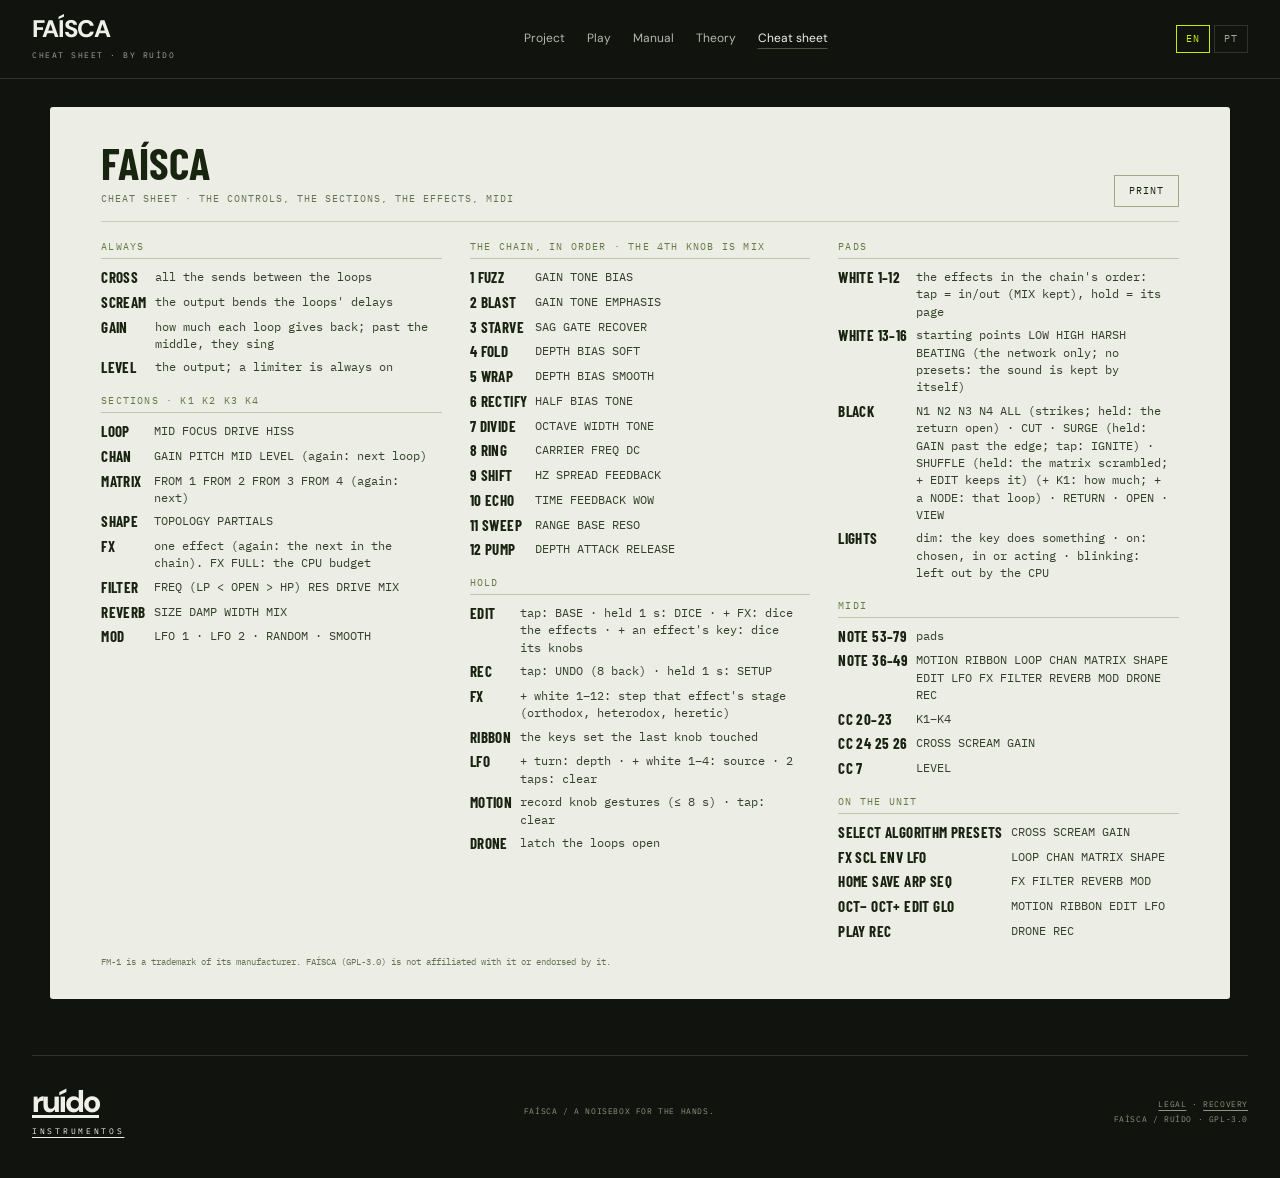
<file: cheatsheet.html>
<!doctype html>
<!-- SPDX-License-Identifier: GPL-3.0-only  Copyright (C) 2026 Mario Baril -->
<html lang="en">
<head>
<meta charset="utf-8">
<meta name="viewport" content="width=device-width,initial-scale=1">
<meta name="description" content="FAÍSCA: the controls, the sections, the effects and the MIDI map on one page, to print.">
<meta name="theme-color" content="#000000">
<title>FAÍSCA Cheat Sheet</title>
<link rel="icon" href="icon.svg" type="image/svg+xml">
<link rel="stylesheet" href="site.css">
<style>
.sheet{width:min(1180px,calc(100% - 64px));margin:28px auto 56px;background:var(--paper);color:var(--pink);border-radius:3px;padding:34px clamp(20px,4vw,56px) 30px;color-scheme:light}
.sheet-head{display:flex;justify-content:space-between;align-items:end;gap:16px;flex-wrap:wrap;border-bottom:1px solid #c6ceba;padding-bottom:14px;margin-bottom:20px}
.sheet h1{font:700 44px/1 var(--display);text-transform:uppercase;letter-spacing:0;margin:0;color:#182310}
.sub{font:10px/1.6 var(--mono);letter-spacing:1px;color:#677354;text-transform:uppercase;margin:6px 0 0}
.print{font:10px/1 var(--mono);letter-spacing:1px;color:#182310;background:none;border:1px solid #9daa85;padding:10px 14px;cursor:pointer}
.print:hover{border-color:#182310}
.cols{columns:3 300px;column-gap:28px}
.cols section{break-inside:avoid;margin:0 0 16px}
.cols h2{font:10px/1 var(--mono);letter-spacing:1.2px;color:#667a46;margin:0 0 6px;border-bottom:1px solid #bcc7ab;padding-bottom:6px;text-transform:uppercase}
.cols table{width:100%;border-collapse:collapse;font:12px/1.45 var(--mono)}
.cols td{padding:3px 8px 3px 0;vertical-align:top;color:#33402a}
.cols td:first-child{font:700 15px/1.25 var(--display);letter-spacing:.4px;white-space:nowrap;width:1%;color:#182310}
.note{font:9px/1.7 var(--mono);color:#677354;margin:10px 0 0}
@media(max-width:680px){.sheet{width:calc(100% - 24px);padding:20px 14px}.sheet h1{font-size:34px}.cols td:first-child{white-space:normal}}
@media print{@page{size:A4 landscape;margin:9mm}html,body{background:#fff!important;color:#000}.reading-head,.footer,.print,.skip{display:none!important}
  .sheet{width:100%;margin:0;padding:0;background:#fff}.sheet h1{font-size:18pt}.cols{columns:3;column-gap:6mm}.cols table{font-size:7.6pt}.cols td:first-child{font-size:9pt}.cols section{margin-bottom:6px}}
</style>
</head>
<body>
<header class="reading-head"><div class="head-inner">
  <a class="reading-brand" href="index.html">FAÍSCA<small><span data-l="en">CHEAT SHEET · BY RUÍDO</span><span data-l="pt">FOLHA DE CONSULTA · POR RUÍDO</span></small></a>
  <nav aria-label="Site"><a href="index.html"><span data-l="en">Project</span><span data-l="pt">Projeto</span></a><a href="play.html"><span data-l="en">Play</span><span data-l="pt">Tocar</span></a><a href="manual.html"><span data-l="en">Manual</span><span data-l="pt">Manual</span></a><a href="theory.html"><span data-l="en">Theory</span><span data-l="pt">Teoria</span></a><a href="cheatsheet.html" aria-current="page"><span data-l="en">Cheat sheet</span><span data-l="pt">Folha de consulta</span></a></nav>
  <div class="lang" role="group" aria-label="Language"><button type="button" id="en">EN</button><button type="button" id="pt">PT</button></div>
</div></header>
<main class="sheet" id="content">
<div class="sheet-head"><div><h1>FAÍSCA</h1><p class="sub"><span data-l="en">Cheat sheet · the controls, the sections, the effects, MIDI</span><span data-l="pt">Folha de consulta · os controles, as seções, os efeitos, MIDI</span></p></div>
<button type="button" class="print" id="print"><span data-l="en">PRINT</span><span data-l="pt">IMPRIMIR</span></button></div>
<div class="cols">
<section><h2><span data-l="en">ALWAYS</span><span data-l="pt">SEMPRE</span></h2><table>
<tr><td>CROSS</td><td data-l="en">all the sends between the loops</td><td data-l="pt">todos os envios entre os laços</td></tr>
<tr><td>SCREAM</td><td data-l="en">the output bends the loops' delays</td><td data-l="pt">a saída curva os atrasos dos laços</td></tr>
<tr><td>GAIN</td><td data-l="en">how much each loop gives back; past the middle, they sing</td><td data-l="pt">quanto cada laço devolve; depois do meio, cantam</td></tr>
<tr><td>LEVEL</td><td data-l="en">the output; a limiter is always on</td><td data-l="pt">a saída; o limitador fica sempre ligado</td></tr>
</table></section>

<section><h2><span data-l="en">SECTIONS · K1 K2 K3 K4</span><span data-l="pt">SEÇÕES · K1 K2 K3 K4</span></h2><table>
<tr><td>LOOP</td><td>MID FOCUS DRIVE HISS</td></tr>
<tr><td>CHAN</td><td>GAIN PITCH MID LEVEL <span data-l="en">(again: next loop)</span><span data-l="pt">(de novo: próximo laço)</span></td></tr>
<tr><td>MATRIX</td><td>FROM 1 FROM 2 FROM 3 FROM 4 <span data-l="en">(again: next)</span><span data-l="pt">(de novo: próximo)</span></td></tr>
<tr><td>SHAPE</td><td>TOPOLOGY PARTIALS</td></tr>
<tr><td>FX</td><td><span data-l="en">one effect (again: the next in the chain). FX FULL: the CPU budget</span><span data-l="pt">um efeito (de novo: o próximo na cadeia). FX FULL: o orçamento de CPU</span></td></tr>
<tr><td>FILTER</td><td>FREQ (LP &lt; OPEN &gt; HP) RES DRIVE MIX</td></tr>
<tr><td>REVERB</td><td>SIZE DAMP WIDTH MIX</td></tr>
<tr><td>MOD</td><td>LFO 1 · LFO 2 · RANDOM · SMOOTH</td></tr>
</table></section>

<section><h2><span data-l="en">THE CHAIN, IN ORDER · THE 4TH KNOB IS MIX</span><span data-l="pt">A CADEIA, EM ORDEM · O 4º KNOB É O MIX</span></h2><table>
<tr><td>1 FUZZ</td><td>GAIN TONE BIAS</td></tr>
<tr><td>2 BLAST</td><td>GAIN TONE EMPHASIS</td></tr>
<tr><td>3 STARVE</td><td>SAG GATE RECOVER</td></tr>
<tr><td>4 FOLD</td><td>DEPTH BIAS SOFT</td></tr>
<tr><td>5 WRAP</td><td>DEPTH BIAS SMOOTH</td></tr>
<tr><td>6 RECTIFY</td><td>HALF BIAS TONE</td></tr>
<tr><td>7 DIVIDE</td><td>OCTAVE WIDTH TONE</td></tr>
<tr><td>8 RING</td><td>CARRIER FREQ DC</td></tr>
<tr><td>9 SHIFT</td><td>HZ SPREAD FEEDBACK</td></tr>
<tr><td>10 ECHO</td><td>TIME FEEDBACK WOW</td></tr>
<tr><td>11 SWEEP</td><td>RANGE BASE RESO</td></tr>
<tr><td>12 PUMP</td><td>DEPTH ATTACK RELEASE</td></tr>
</table></section>

<section><h2><span data-l="en">HOLD</span><span data-l="pt">SEGURAR</span></h2><table>
<tr><td>EDIT</td><td><span data-l="en">tap: BASE · held 1 s: DICE · + FX: dice the effects · + an effect's key: dice its knobs</span><span data-l="pt">toque: BASE · seguro 1 s: DICE · + FX: dado nos efeitos · + tecla de um efeito: dado nos knobs dele</span></td></tr>
<tr><td>REC</td><td><span data-l="en">tap: UNDO (8 back) · held 1 s: SETUP</span><span data-l="pt">toque: UNDO (8 para trás) · seguro 1 s: SETUP</span></td></tr>
<tr><td>FX</td><td><span data-l="en">+ white 1–12: step that effect's stage (orthodox, heterodox, heretic)</span><span data-l="pt">+ branca 1–12: avança o estágio do efeito (ortodoxo, heterodoxo, herege)</span></td></tr>
<tr><td>RIBBON</td><td><span data-l="en">the keys set the last knob touched</span><span data-l="pt">as teclas ajustam o último knob mexido</span></td></tr>
<tr><td>LFO</td><td><span data-l="en">+ turn: depth · + white 1–4: source · 2 taps: clear</span><span data-l="pt">+ girar: profundidade · + branca 1–4: fonte · 2 toques: limpa</span></td></tr>
<tr><td>MOTION</td><td><span data-l="en">record knob gestures (≤ 8 s) · tap: clear</span><span data-l="pt">grava gestos dos knobs (≤ 8 s) · toque: limpa</span></td></tr>
<tr><td>DRONE</td><td><span data-l="en">latch the loops open</span><span data-l="pt">trava os laços abertos</span></td></tr>
</table></section>

<section><h2>PADS</h2><table>
<tr><td><span data-l="en">WHITE 1–12</span><span data-l="pt">BRANCOS 1–12</span></td><td><span data-l="en">the effects in the chain's order: tap = in/out (MIX kept), hold = its page</span><span data-l="pt">os efeitos na ordem da cadeia: toque = liga/desliga (MIX guardado), segurar = a página dele</span></td></tr>
<tr><td><span data-l="en">WHITE 13–16</span><span data-l="pt">BRANCOS 13–16</span></td><td><span data-l="en">starting points LOW HIGH HARSH BEATING (the network only; no presets: the sound is kept by itself)</span><span data-l="pt">pontos de partida LOW HIGH HARSH BEATING (só a rede; sem presets: o som fica guardado sozinho)</span></td></tr>
<tr><td><span data-l="en">BLACK</span><span data-l="pt">PRETOS</span></td><td>N1 N2 N3 N4 ALL <span data-l="en">(strikes; held: the return open)</span><span data-l="pt">(golpes; seguro: o retorno aberto)</span> · CUT · SURGE <span data-l="en">(held: GAIN past the edge; tap: IGNITE)</span><span data-l="pt">(seguro: GAIN além da borda; toque: IGNITE)</span> · SHUFFLE <span data-l="en">(held: the matrix scrambled; + EDIT keeps it)</span><span data-l="pt">(seguro: a matriz embaralhada; + EDIT guarda)</span> <span data-l="en">(+ K1: how much; + a NODE: that loop)</span><span data-l="pt">(+ K1: quanto; + um NODE: aquele laço)</span> · RETURN · OPEN · VIEW</td></tr>
<tr><td><span data-l="en">LIGHTS</span><span data-l="pt">LUZES</span></td><td><span data-l="en">dim: the key does something · on: chosen, in or acting · blinking: left out by the CPU</span><span data-l="pt">meia-luz: a tecla faz algo · acesa: escolhida, ligada ou agindo · piscando: deixado de fora pela CPU</span></td></tr>
</table></section>

<section><h2>MIDI</h2><table>
<tr><td>NOTE 53–79</td><td><span data-l="en">pads</span><span data-l="pt">pads</span></td></tr>
<tr><td>NOTE 36–49</td><td>MOTION RIBBON LOOP CHAN MATRIX SHAPE EDIT LFO FX FILTER REVERB MOD DRONE REC</td></tr>
<tr><td>CC 20–23</td><td>K1–K4</td></tr>
<tr><td>CC 24 25 26</td><td>CROSS SCREAM GAIN</td></tr>
<tr><td>CC 7</td><td>LEVEL</td></tr>
</table></section>

<section><h2><span data-l="en">ON THE UNIT</span><span data-l="pt">NO APARELHO</span></h2><table>
<tr><td>SELECT ALGORITHM PRESETS</td><td>CROSS SCREAM GAIN</td></tr>
<tr><td>FX SCL ENV LFO</td><td>LOOP CHAN MATRIX SHAPE</td></tr>
<tr><td>HOME SAVE ARP SEQ</td><td>FX FILTER REVERB MOD</td></tr>
<tr><td>OCT− OCT+ EDIT GLO</td><td>MOTION RIBBON EDIT LFO</td></tr>
<tr><td>PLAY REC</td><td>DRONE REC</td></tr>
</table></section>
</div>
<p class="note"><span data-l="en">FM-1 is a trademark of its manufacturer. FAÍSCA (GPL-3.0) is not affiliated with it or endorsed by it.</span><span data-l="pt">FM-1 é marca do seu fabricante. O FAÍSCA (GPL-3.0) não é afiliado a ele nem endossado por ele.</span></p>
</main>
<footer class="footer reading-foot">
  <a href="https://usina.ruido.art.br" class="brand">ruído<span>INSTRUMENTOS</span></a>
  <p><span data-l="en">FAÍSCA / A NOISEBOX FOR THE HANDS.</span><span data-l="pt">FAÍSCA / UMA CAIXA DE RUÍDO PARA AS MÃOS.</span></p>
  <span><a href="legal.html">LEGAL</a> · <a href="recovery.html"><span data-l="en">RECOVERY</span><span data-l="pt">RECUPERAÇÃO</span></a><br>FAÍSCA / RUÍDO · GPL-3.0</span>
</footer>
<script>document.getElementById("print").onclick=()=>print();</script>
<script src="site.js"></script>
</body>
</html>
</file>
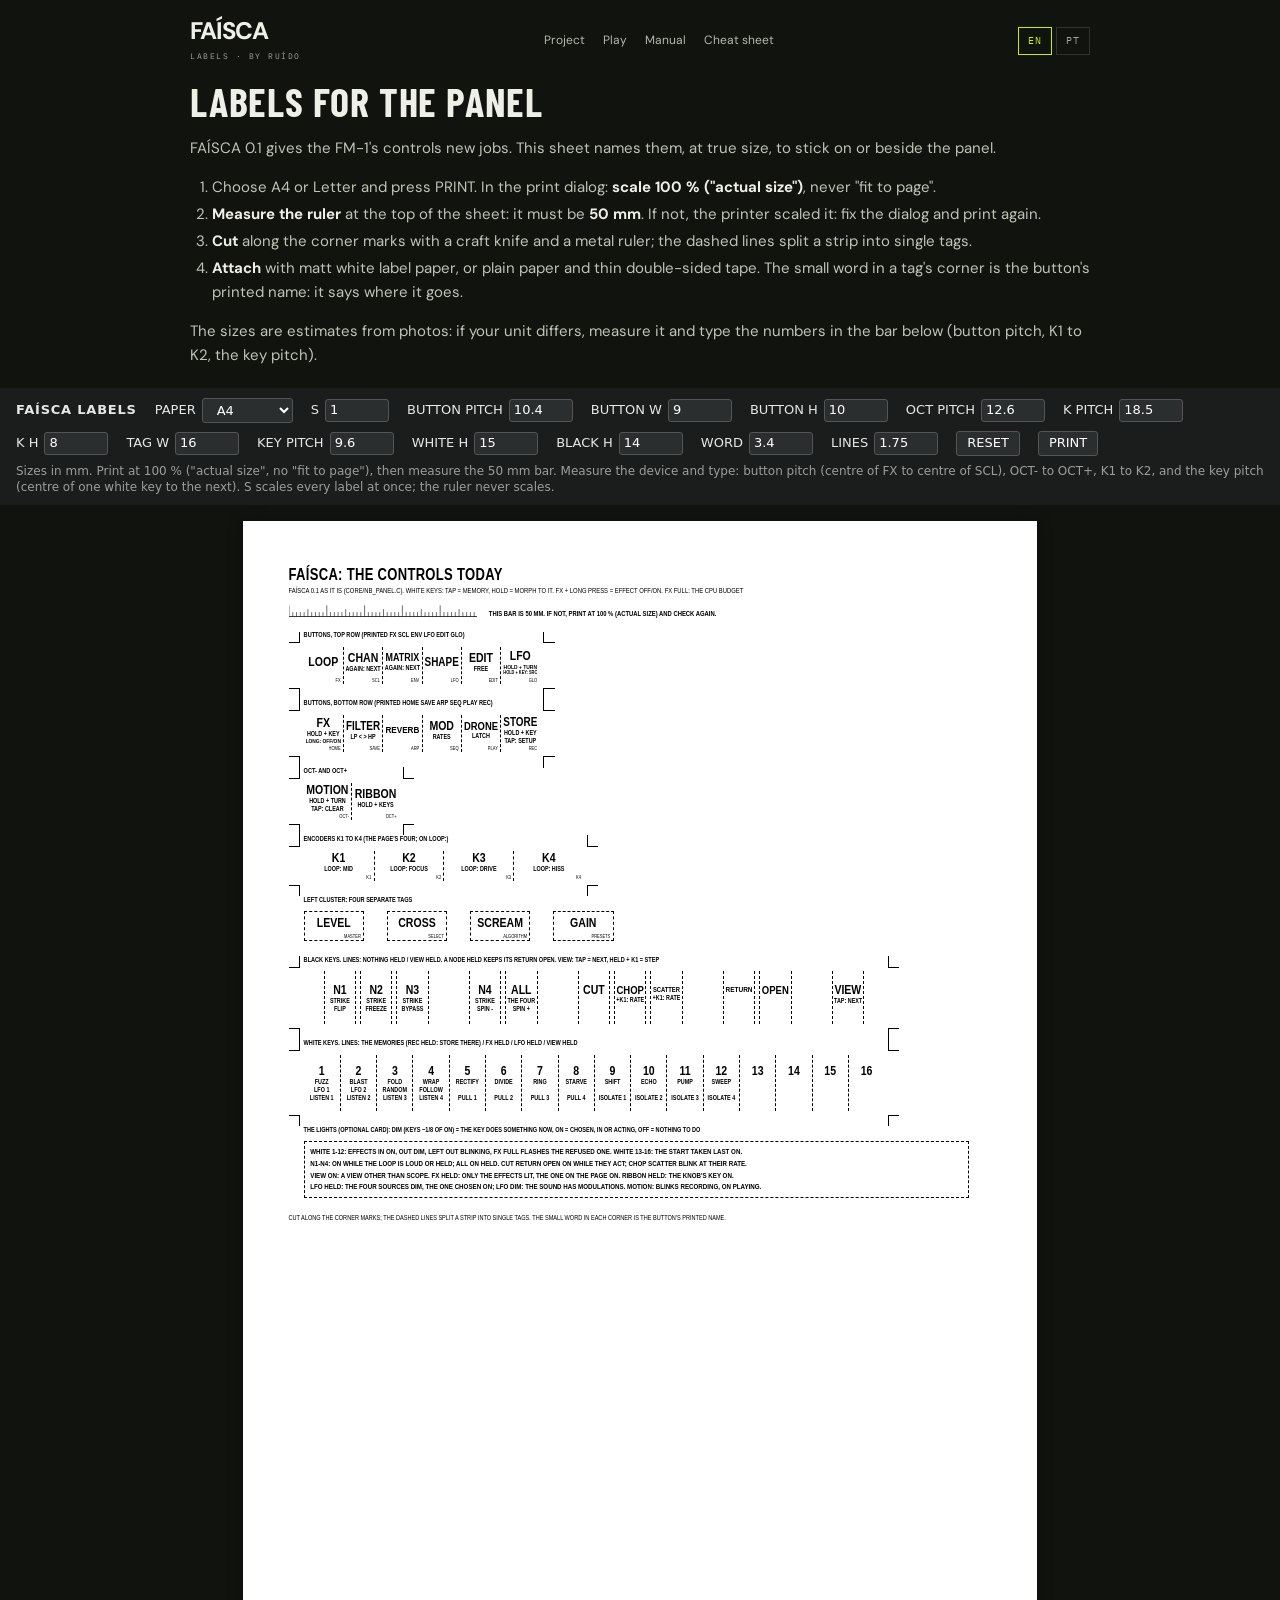
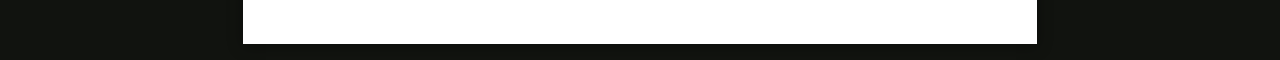
<file: labels.html>
<!doctype html>
<!-- SPDX-License-Identifier: GPL-3.0-only  Copyright (C) 2026 Mario Baril. Generated by make_labels.py -->
<html lang="en">
<head>
<meta charset="utf-8">
<meta name="viewport" content="width=device-width,initial-scale=1">
<title>FAÍSCA Labels</title>
<style id="paper">@page{size:A4;margin:0}</style>
<style>
:root{--s:1.0;--bp:10.4mm;--bh:10.0mm;--bw:9.0mm;--op:12.6mm;--kp:18.5mm;--kh:8.0mm;--tw:16.0mm;--keyp:9.6mm;--wh:15.0mm;--blh:14.0mm;--fm:3.4mm;--fs:1.75mm;--fh:1.3mm;
  --paper-w:210mm;--paper-h:297mm;
  --font:"Arial Narrow","Roboto Condensed","Liberation Sans Narrow","Helvetica Neue",Arial,sans-serif}
*{box-sizing:border-box}
html,body{margin:0;background:#8a8d8c;color:#000;font-family:var(--font)}
.panel{position:sticky;top:0;z-index:5;background:#1b1d1d;color:#e6e8e7;padding:10px 16px;display:flex;flex-wrap:wrap;
  gap:8px 18px;align-items:center;font:500 13px/1.3 system-ui,sans-serif}
.panel label{display:flex;gap:6px;align-items:center;white-space:nowrap}
.panel input{width:64px;font:inherit;padding:2px 4px;background:#2b2e2e;color:#fff;border:1px solid #555;border-radius:3px}
.panel select,.panel button{font:inherit;padding:3px 10px;background:#2b2e2e;color:#fff;border:1px solid #555;border-radius:3px;cursor:pointer}
.panel b{font-weight:700;letter-spacing:.06em}
.panel .hint{flex-basis:100%;color:#9a9e9d;font-size:12px}
.sheet{width:var(--paper-w);height:var(--paper-h);margin:16px auto;background:#fff;padding:12mm 12mm;overflow:hidden;
  page-break-after:always;break-after:page;position:relative}
.sheet:last-child{page-break-after:auto;break-after:auto}
h1{font:700 4.2mm/1 var(--font);margin:0 0 1.2mm;letter-spacing:.02em}
.note{font:400 1.9mm/1.2 var(--font);margin:0 0 2.5mm}
.ruler{display:flex;align-items:flex-end;gap:3mm;margin:0 0 4mm}
.ruler svg{width:50mm;height:3.2mm;display:block;flex:none}
.ruler span{font:600 1.9mm/1 var(--font)}
.cap{font:600 1.8mm/1 var(--font);margin:0 0 2mm}
.blk{margin:0 0 4.2mm;padding-left:4mm}
.strip{position:relative;height:calc(var(--h) * var(--s))}
.cell{position:absolute;top:0;height:100%;display:flex;flex-direction:column;justify-content:center;align-items:center;
  padding:0 .4mm;left:calc(var(--x) * var(--p) * var(--s));width:calc(var(--w) * var(--p) * var(--s))}
.cell.div{border-left:.12mm dashed #000}
.cell.tag{border:.15mm dashed #000}
.cell.blk2{border-left:.12mm dashed #000;border-right:.12mm dashed #000}
.fit{display:block;width:100%;white-space:nowrap;overflow:hidden;text-align:center;line-height:1.08}
.m{font-weight:700;font-size:calc(var(--fm) * var(--s))}
.l{font-weight:600;font-size:calc(var(--fs) * var(--s));line-height:1.2}
.f{position:absolute;right:.6mm;bottom:.3mm;font-weight:400;font-size:calc(var(--fh) * var(--s));line-height:1;width:auto;max-width:90%}
.hasf{padding-bottom:calc((var(--fh) + .5mm) * var(--s))}
.tags{display:flex;gap:6mm}
.tags .cell{position:relative;left:auto;width:calc(var(--p) * var(--s))}
.cm{position:absolute;width:3mm;height:3mm;border:0 solid #000}
.cm.tl{left:-4mm;top:-4mm;border-right-width:.2mm;border-bottom-width:.2mm}
.cm.tr{right:-4mm;top:-4mm;border-left-width:.2mm;border-bottom-width:.2mm}
.cm.bl{left:-4mm;bottom:-4mm;border-right-width:.2mm;border-top-width:.2mm}
.cm.br{right:-4mm;bottom:-4mm;border-left-width:.2mm;border-top-width:.2mm}
.foot{font:400 1.8mm/1.3 var(--font);margin-top:1mm}
.card{border:.15mm dashed #000;padding:1mm 1.5mm;font:600 2mm/1.55 var(--font);white-space:nowrap}
@media print{
  html,body{background:#fff}
  .panel{display:none}
  .sheet{margin:0;box-shadow:none}
}
@media screen{.sheet{box-shadow:0 2px 14px #0006}}
</style>
<link rel="icon" href="icon.svg" type="image/svg+xml">
<meta name="description" content="FAÍSCA: the labels for the FM-1's panel, to print at true size, cut and attach.">
<style>
@font-face{font-family:"DM Sans";src:url("fonts/DMSans.ttf") format("truetype");font-weight:100 1000;font-display:swap}
@font-face{font-family:"IBM Plex Mono";src:url("fonts/IBMPlexMono-Regular.ttf") format("truetype");font-weight:400;font-display:swap}
@font-face{font-family:"Barlow Condensed";src:url("fonts/BarlowCondensed-Bold.ttf") format("truetype");font-weight:700;font-display:swap}
[data-l]{display:none}html[lang="en"] [data-l="en"],html[lang="pt-BR"] [data-l="pt"]{display:revert}
@media screen{html,body{background:#11130f}}
.site{background:#11130f;color:#eeefe7;font:15px/1.6 "DM Sans",Arial,sans-serif;padding:18px 16px 6px}
.site a{color:inherit}
.site .top{max-width:900px;margin:0 auto;display:flex;flex-wrap:wrap;gap:12px 24px;align-items:center;justify-content:space-between}
.site .brand{font:800 24px/1.1 "DM Sans",Arial,sans-serif;letter-spacing:-1px;text-decoration:none}
.site .brand small{display:block;font:8px/1.6 "IBM Plex Mono",monospace;letter-spacing:1.5px;color:#a3a69b;margin-top:6px}
.site nav{display:flex;gap:18px;font-size:12px;color:#b5b8ac;flex-wrap:wrap}.site nav a{text-decoration:none}
.site .lang{display:flex;gap:4px}
.site .lang button{font:10px/1 "IBM Plex Mono",monospace;letter-spacing:1px;background:none;color:#a3a69b;border:1px solid #30332b;padding:8px 9px;cursor:pointer}
.site .lang button.on{color:#c2f000;border-color:#c2f000}
.site .how{max-width:900px;margin:18px auto 0;color:#c0c3b6}
.site h1{font:700 40px/1 "Barlow Condensed","Arial Narrow",sans-serif;text-transform:uppercase;margin:0 0 10px;color:#eeefe7}
.site ol{margin:8px 0 6px;padding-left:22px}.site li{margin:3px 0}
.site b{color:#eeefe7}
@media print{.site{display:none}}
</style>
</head>
<body>
<div class="site">
<div class="top">
  <a class="brand" href="index.html">FAÍSCA<small><span data-l="en">LABELS · BY RUÍDO</span><span data-l="pt">RÓTULOS · POR RUÍDO</span></small></a>
  <nav aria-label="Site"><a href="index.html"><span data-l="en">Project</span><span data-l="pt">Projeto</span></a><a href="play.html"><span data-l="en">Play</span><span data-l="pt">Tocar</span></a><a href="manual.html"><span data-l="en">Manual</span><span data-l="pt">Manual</span></a><a href="cheatsheet.html"><span data-l="en">Cheat sheet</span><span data-l="pt">Folha de consulta</span></a></nav>
  <div class="lang" role="group" aria-label="Language"><button type="button" id="en">EN</button><button type="button" id="pt">PT</button></div>
</div>
<div class="how">
<h1><span data-l="en">Labels for the panel</span><span data-l="pt">Rótulos para o painel</span></h1>
<div data-l="en"><p>FAÍSCA 0.1 gives the FM-1's controls new jobs. This sheet names them, at true size, to stick on or beside the panel.</p>
<ol><li>Choose A4 or Letter and press PRINT. In the print dialog: <b>scale 100 % ("actual size")</b>, never "fit to page".</li>
<li><b>Measure the ruler</b> at the top of the sheet: it must be <b>50 mm</b>. If not, the printer scaled it: fix the dialog and print again.</li>
<li><b>Cut</b> along the corner marks with a craft knife and a metal ruler; the dashed lines split a strip into single tags.</li>
<li><b>Attach</b> with matt white label paper, or plain paper and thin double-sided tape. The small word in a tag's corner is the button's printed name: it says where it goes.</li></ol>
<p>The sizes are estimates from photos: if your unit differs, measure it and type the numbers in the bar below (button pitch, K1 to K2, the key pitch).</p></div>
<div data-l="pt"><p>O FAÍSCA 0.1 dá funções novas aos controles do FM-1. Esta folha dá nome a elas, em tamanho real, para colar no painel ou ao lado dele.</p>
<ol><li>Escolha A4 ou Letter e aperte PRINT. No diálogo de impressão: <b>escala 100 % ("tamanho real")</b>, nunca "ajustar à página".</li>
<li><b>Meça a régua</b> no alto da folha: tem de dar <b>50 mm</b>. Se não der, a impressora escalou: corrija o diálogo e imprima de novo.</li>
<li><b>Corte</b> pelas marcas de canto com estilete e régua de metal; as linhas tracejadas separam uma tira em rótulos soltos.</li>
<li><b>Cole</b> com papel adesivo branco fosco, ou papel comum e fita dupla face fina. A palavra pequena no canto de cada rótulo é o nome impresso do botão: diz onde ele vai.</li></ol>
<p>As medidas são estimativas a partir de fotos: se a sua unidade for diferente, meça-a e digite os números na barra abaixo (passo dos botões, de K1 a K2, passo das teclas).</p></div>
</div>
</div>
<div class="panel">
  <b>FAÍSCA LABELS</b>
  <label>PAPER <select id="paperSel"><option value="a4">A4</option><option value="letter">LETTER</option></select></label>
  <select id="sheetSel" hidden><option value="today">TODAY</option></select>
  <span id="inputs" style="display:contents"></span>
  <button id="reset">RESET</button>
  <button onclick="window.print()">PRINT</button>
  <div class="hint">Sizes in mm. Print at 100 % ("actual size", no "fit to page"), then measure the 50 mm bar. Measure the device
  and type: button pitch (centre of FX to centre of SCL), OCT- to OCT+, K1 to K2, and the key pitch (centre of one white
  key to the next). S scales every label at once; the ruler never scales.</div>
</div>
<div id="sheets"></div>
<script>
"use strict";
const DATA=[{"id": "today", "title": "FAÍSCA: THE CONTROLS TODAY", "note": "FAÍSCA 0.1 AS IT IS (CORE/NB_PANEL.C). WHITE KEYS: TAP = MEMORY, HOLD = MORPH TO IT. FX + LONG PRESS = EFFECT OFF/ON. FX FULL: THE CPU BUDGET", "strips": [{"kind": "row", "pitch": "bp", "h": "bh", "cap": "BUTTONS, TOP ROW (PRINTED FX SCL ENV LFO EDIT GLO)", "cells": [{"f": "FX", "m": "LOOP", "s": []}, {"f": "SCL", "m": "CHAN", "s": ["AGAIN: NEXT"]}, {"f": "ENV", "m": "MATRIX", "s": ["AGAIN: NEXT"]}, {"f": "LFO", "m": "SHAPE", "s": []}, {"f": "EDIT", "m": "EDIT", "s": ["FREE"]}, {"f": "GLO", "m": "LFO", "s": ["HOLD + TURN", "HOLD + KEY: SRC"]}]}, {"kind": "row", "pitch": "bp", "h": "bh", "cap": "BUTTONS, BOTTOM ROW (PRINTED HOME SAVE ARP SEQ PLAY REC)", "cells": [{"f": "HOME", "m": "FX", "s": ["HOLD + KEY", "LONG: OFF/ON"]}, {"f": "SAVE", "m": "FILTER", "s": ["LP < > HP"]}, {"f": "ARP", "m": "REVERB", "s": []}, {"f": "SEQ", "m": "MOD", "s": ["RATES"]}, {"f": "PLAY", "m": "DRONE", "s": ["LATCH"]}, {"f": "REC", "m": "STORE", "s": ["HOLD + KEY", "TAP: SETUP"]}]}, {"kind": "row", "pitch": "op", "h": "bh", "cap": "OCT- AND OCT+", "cells": [{"f": "OCT-", "m": "MOTION", "s": ["HOLD + TURN", "TAP: CLEAR"]}, {"f": "OCT+", "m": "RIBBON", "s": ["HOLD + KEYS"]}]}, {"kind": "row", "pitch": "kp", "h": "kh", "cap": "ENCODERS K1 TO K4 (THE PAGE'S FOUR; ON LOOP:)", "cells": [{"f": "K1", "m": "K1", "s": ["LOOP: MID"]}, {"f": "K2", "m": "K2", "s": ["LOOP: FOCUS"]}, {"f": "K3", "m": "K3", "s": ["LOOP: DRIVE"]}, {"f": "K4", "m": "K4", "s": ["LOOP: HISS"]}]}, {"kind": "tags", "pitch": "tw", "h": "kh", "cap": "LEFT CLUSTER: FOUR SEPARATE TAGS", "cells": [{"f": "MASTER", "m": "LEVEL", "s": []}, {"f": "SELECT", "m": "CROSS", "s": []}, {"f": "ALGORITHM", "m": "SCREAM", "s": []}, {"f": "PRESETS", "m": "GAIN", "s": []}]}, {"kind": "black", "pitch": "keyp", "h": "blh", "cap": "BLACK KEYS. LINES: NOTHING HELD / VIEW HELD. A NODE HELD KEEPS ITS RETURN OPEN. VIEW: TAP = NEXT, HELD + K1 = STEP", "cells": [{"m": "N1", "s": ["STRIKE", "FLIP"]}, {"m": "N2", "s": ["STRIKE", "FREEZE"]}, {"m": "N3", "s": ["STRIKE", "BYPASS"]}, {"m": "N4", "s": ["STRIKE", "SPIN -"]}, {"m": "ALL", "s": ["THE FOUR", "SPIN +"]}, {"m": "CUT", "s": ["", ""]}, {"m": "CHOP", "s": ["+K1: RATE", ""]}, {"m": "SCATTER", "s": ["+K1: RATE", ""]}, {"m": "RETURN", "s": ["", ""]}, {"m": "OPEN", "s": ["", ""]}, {"m": "VIEW", "s": ["TAP: NEXT", ""]}]}, {"kind": "white", "pitch": "keyp", "h": "wh", "cap": "WHITE KEYS. LINES: THE MEMORIES (REC HELD: STORE THERE) / FX HELD / LFO HELD / VIEW HELD", "cells": [{"m": "1", "s": ["FUZZ", "LFO 1", "LISTEN 1"]}, {"m": "2", "s": ["BLAST", "LFO 2", "LISTEN 2"]}, {"m": "3", "s": ["FOLD", "RANDOM", "LISTEN 3"]}, {"m": "4", "s": ["WRAP", "FOLLOW", "LISTEN 4"]}, {"m": "5", "s": ["RECTIFY", "", "PULL 1"]}, {"m": "6", "s": ["DIVIDE", "", "PULL 2"]}, {"m": "7", "s": ["RING", "", "PULL 3"]}, {"m": "8", "s": ["STARVE", "", "PULL 4"]}, {"m": "9", "s": ["SHIFT", "", "ISOLATE 1"]}, {"m": "10", "s": ["ECHO", "", "ISOLATE 2"]}, {"m": "11", "s": ["PUMP", "", "ISOLATE 3"]}, {"m": "12", "s": ["SWEEP", "", "ISOLATE 4"]}, {"m": "13", "s": ["", "", ""]}, {"m": "14", "s": ["", "", ""]}, {"m": "15", "s": ["", "", ""]}, {"m": "16", "s": ["", "", ""]}]}, {"kind": "card", "w": 176.0, "cap": "THE LIGHTS (OPTIONAL CARD): DIM (KEYS ~1/8 OF ON) = THE KEY DOES SOMETHING NOW, ON = CHOSEN, IN OR ACTING, OFF = NOTHING TO DO", "lines": ["WHITE 1-12: EFFECTS IN ON, OUT DIM, LEFT OUT BLINKING, FX FULL FLASHES THE REFUSED ONE. WHITE 13-16: THE START TAKEN LAST ON.", "N1-N4: ON WHILE THE LOOP IS LOUD OR HELD; ALL ON HELD. CUT RETURN OPEN ON WHILE THEY ACT; CHOP SCATTER BLINK AT THEIR RATE.", "VIEW ON: A VIEW OTHER THAN SCOPE. FX HELD: ONLY THE EFFECTS LIT, THE ONE ON THE PAGE ON. RIBBON HELD: THE KNOB'S KEY ON.", "LFO HELD: THE FOUR SOURCES DIM, THE ONE CHOSEN ON; LFO DIM: THE SOUND HAS MODULATIONS. MOTION: BLINKS RECORDING, ON PLAYING."]}]}];
const DEF={"s": 1.0, "bp": 10.4, "bh": 10.0, "bw": 9.0, "op": 12.6, "kp": 18.5, "kh": 8.0, "tw": 16.0, "keyp": 9.6, "wh": 15.0, "blh": 14.0, "fm": 3.4, "fs": 1.75, "fh": 1.3};
const LABELS={s:"S",bp:"BUTTON PITCH",bw:"BUTTON W",bh:"BUTTON H",op:"OCT PITCH",kp:"K PITCH",kh:"K H",tw:"TAG W",keyp:"KEY PITCH",wh:"WHITE H",blh:"BLACK H",fm:"WORD",fs:"LINES"};
const BLACK_AT=[1, 2, 3, 5, 6, 8, 9, 10, 12, 13, 15];
const root=document.documentElement;
const el=(tag,cls,txt)=>{const e=document.createElement(tag);if(cls)e.className=cls;if(txt!==undefined)e.textContent=txt;return e;};
function cellBody(c,cell,hint){
  for(const m of c.m.split("|"))cell.append(el("span","fit m",m));
  for(const s of c.s)cell.append(el("span","fit l",s||" "));
  if(hint&&c.f){cell.classList.add("hasf");cell.append(el("span","fit f",c.f));}
}
function ruler(){
  const ns="http://www.w3.org/2000/svg",s=document.createElementNS(ns,"svg");
  s.setAttribute("viewBox","0 -0.1 50 3.2");s.setAttribute("preserveAspectRatio","none");
  const ln=(x1,y1,x2,y2,w)=>{const l=document.createElementNS(ns,"line");l.setAttribute("x1",x1);l.setAttribute("y1",y1);
    l.setAttribute("x2",x2);l.setAttribute("y2",y2);l.setAttribute("stroke","#000");l.setAttribute("stroke-width",w);s.append(l);};
  ln(0,3,50,3,.3);
  for(let i=0;i<=50;i++){const t=i%10===0?3:i%5===0?2:1.2;ln(i,3-t,i,3,.15);}
  return s;
}
function build(){
  const box=document.getElementById("sheets");box.innerHTML="";
  const which=document.getElementById("sheetSel").value;
  for(const sh of DATA){
    if(which!=="all"&&which!==sh.id)continue;
    const p=el("section","sheet");p.append(el("h1","",sh.title),el("p","note",sh.note));
    const r=el("div","ruler");r.append(ruler(),el("span","","THIS BAR IS 50 MM. IF NOT, PRINT AT 100 % (ACTUAL SIZE) AND CHECK AGAIN."));p.append(r);
    for(const st of sh.strips){
      const b=el("div","blk");b.append(el("div","cap",st.cap));
      if(st.kind==="card"){const cd=el("div","card");cd.style.width=st.w+"mm";for(const ln of st.lines)cd.append(el("div","",ln));b.append(cd);p.append(b);continue;}
      const strip=el("div","strip"+(st.kind==="tags"?" tags":""));
      strip.style.setProperty("--p","var(--"+st.pitch+")");strip.style.setProperty("--h","var(--"+st.h+")");
      if(st.kind==="tags"){
        for(const c of st.cells){const cell=el("div","cell tag");cellBody(c,cell,true);strip.append(cell);}
      }else{
        const n=(st.kind==="black"||st.kind==="white")?16:st.cells.length;
        strip.style.width="calc("+n+" * var(--p) * var(--s))";
        st.cells.forEach((c,i)=>{
          const cell=el("div","cell");
          if(st.kind==="black"){cell.classList.add("blk2");cell.style.setProperty("--x",BLACK_AT[i]-.45);cell.style.setProperty("--w",.9);}
          else{if(i)cell.classList.add("div");cell.style.setProperty("--x",i);cell.style.setProperty("--w",1);}
          cellBody(c,cell,st.kind==="row");strip.append(cell);
        });
        for(const k of ["tl","tr","bl","br"])strip.append(el("i","cm "+k));
      }
      b.append(strip);p.append(b);
    }
    p.append(el("p","foot","CUT ALONG THE CORNER MARKS; THE DASHED LINES SPLIT A STRIP INTO SINGLE TAGS. THE SMALL WORD IN EACH CORNER IS THE BUTTON'S PRINTED NAME."));
    box.append(p);
  }
  fit();
}
/* every word fits its cell: shrink the font until it does */
function fit(){
  for(const e of document.querySelectorAll(".fit")){
    e.style.fontSize="";
    if(e.scrollWidth>e.clientWidth+.5){
      const cs=parseFloat(getComputedStyle(e).fontSize);
      e.style.fontSize=Math.max(3,cs*e.clientWidth/e.scrollWidth*.97)+"px";
    }
  }
}
function setVar(k,v){root.style.setProperty("--"+k,k==="s"?String(v):v+"mm");}
function inputs(){
  const box=document.getElementById("inputs");box.innerHTML="";
  for(const k of Object.keys(LABELS)){
    const l=el("label","",LABELS[k]+" "),i=el("input");i.type="number";i.step=k==="s"?"0.01":"0.1";i.value=DEF[k];i.id="v_"+k;
    i.addEventListener("input",()=>{const v=parseFloat(i.value);if(v>0){setVar(k,v);fit();}});
    l.append(i);box.append(l);
  }
}
function paper(){
  const a4=document.getElementById("paperSel").value==="a4";
  document.getElementById("paper").textContent="@page{size:"+(a4?"A4":"letter")+";margin:0}";
  root.style.setProperty("--paper-w",a4?"210mm":"215.9mm");root.style.setProperty("--paper-h",a4?"297mm":"279.4mm");
}
document.getElementById("paperSel").addEventListener("change",()=>{paper();fit();});
document.getElementById("sheetSel").addEventListener("change",build);
document.getElementById("reset").addEventListener("click",()=>{for(const k in DEF){setVar(k,DEF[k]);const i=document.getElementById("v_"+k);if(i)i.value=DEF[k];}fit();});
addEventListener("beforeprint",fit);
if(document.fonts&&document.fonts.ready)document.fonts.ready.then(fit);
inputs();paper();build();
</script>
<script src="site.js"></script>
</body>
</html>
</file>
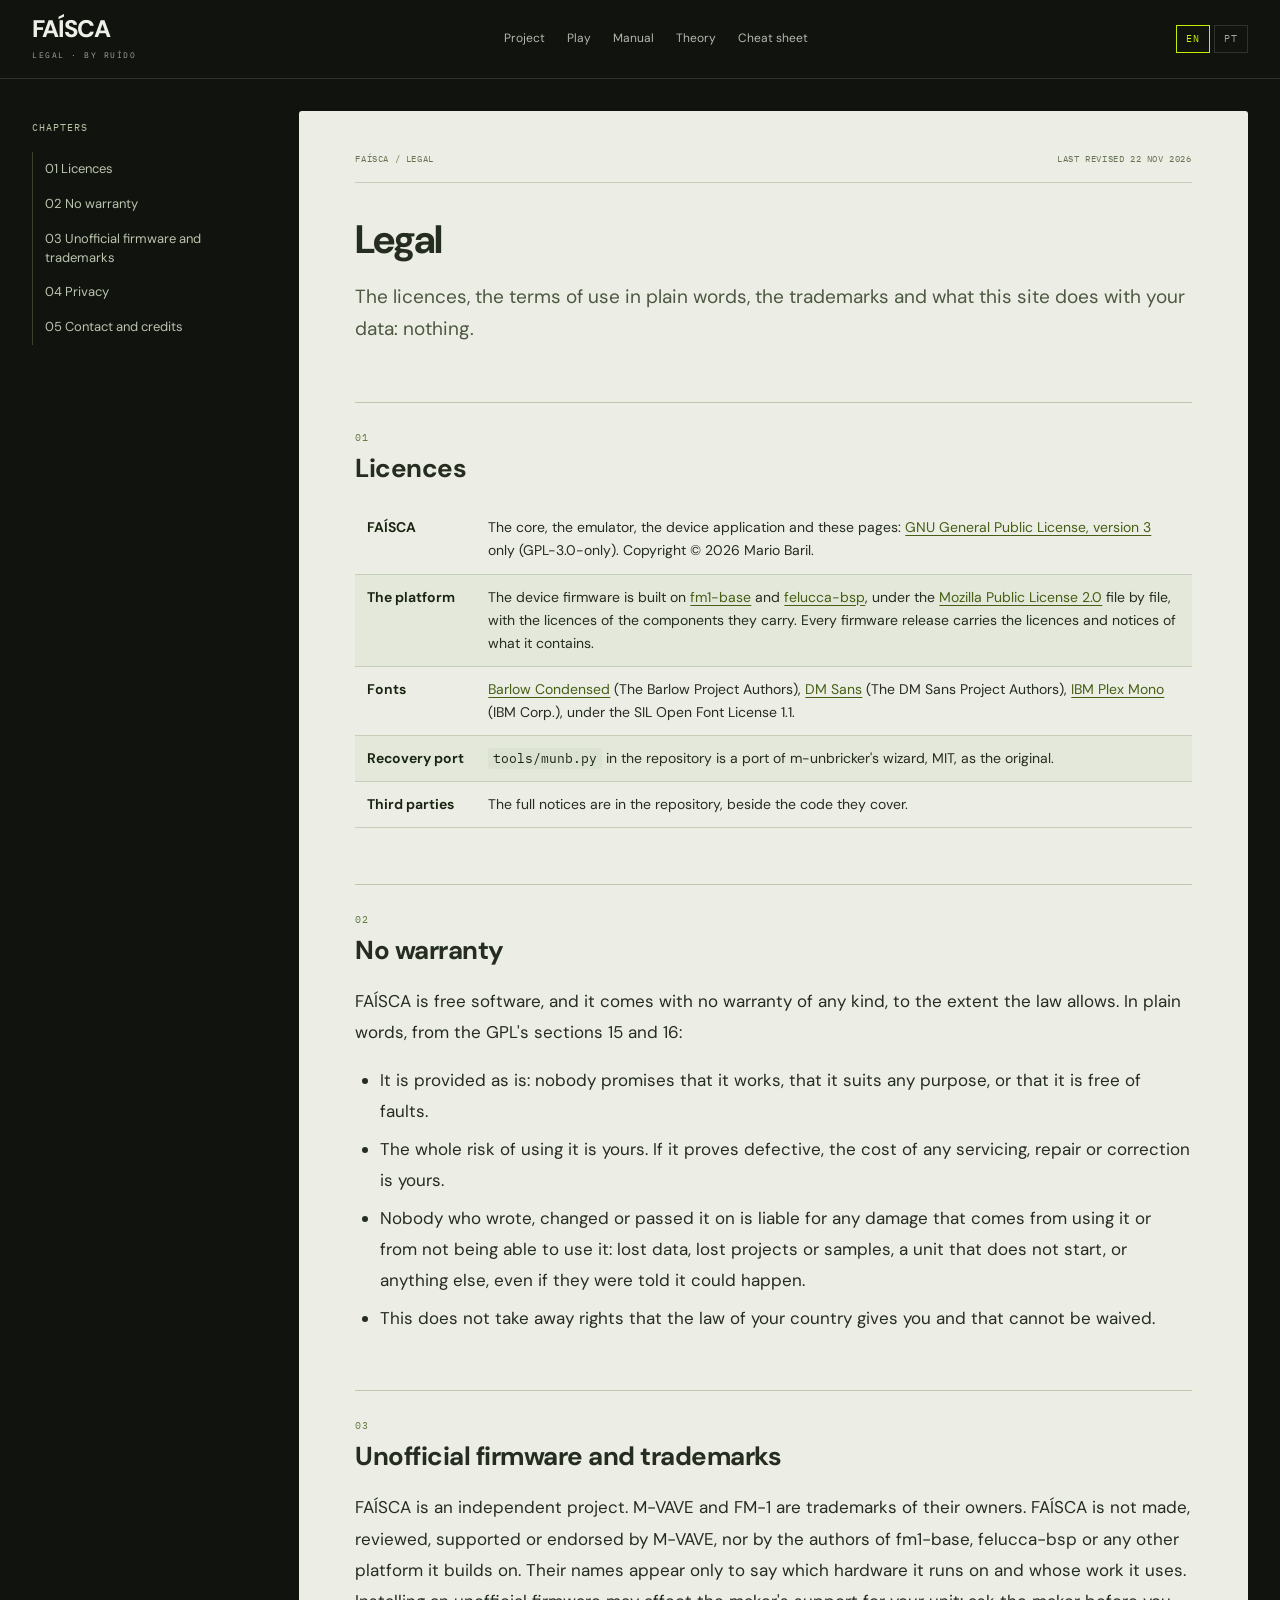
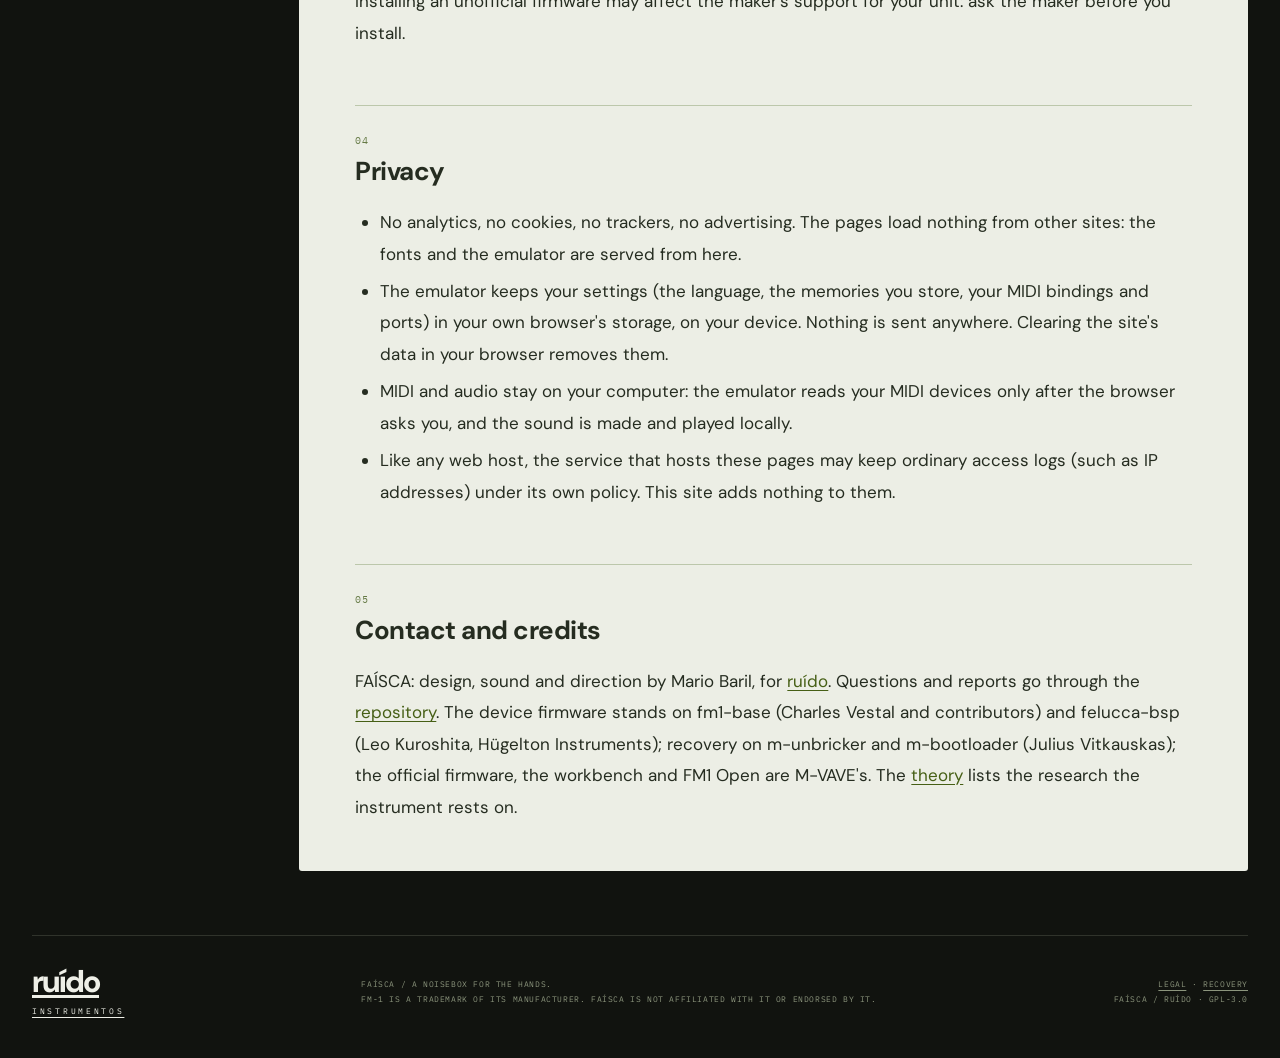
<file: legal.html>
<!doctype html>
<!-- SPDX-License-Identifier: GPL-3.0-only  Copyright (C) 2026 Mario Baril -->
<html lang="en">
<head>
<meta charset="utf-8">
<meta name="viewport" content="width=device-width,initial-scale=1">
<meta name="theme-color" content="#000000">
<meta name="description" content="FAÍSCA: licences, no warranty, unofficial firmware and trademarks, privacy, contact and credits.">
<title>FAÍSCA Legal</title>
<link rel="icon" href="icon.svg" type="image/svg+xml">
<link rel="stylesheet" href="site.css">
</head>
<body>
<a class="skip" href="#content"><span data-l="en">Skip to the content</span><span data-l="pt">Ir para o conteúdo</span></a>
<header class="reading-head"><div class="head-inner">
  <a class="reading-brand" href="index.html">FAÍSCA<small><span data-l="en">LEGAL · BY RUÍDO</span><span data-l="pt">LEGAL · POR RUÍDO</span></small></a>
  <nav aria-label="Site"><a href="index.html"><span data-l="en">Project</span><span data-l="pt">Projeto</span></a><a href="play.html"><span data-l="en">Play</span><span data-l="pt">Tocar</span></a><a href="manual.html"><span data-l="en">Manual</span><span data-l="pt">Manual</span></a><a href="theory.html"><span data-l="en">Theory</span><span data-l="pt">Teoria</span></a><a href="cheatsheet.html"><span data-l="en">Cheat sheet</span><span data-l="pt">Folha de consulta</span></a></nav>
  <div class="lang" role="group" aria-label="Language"><button type="button" id="en">EN</button><button type="button" id="pt">PT</button></div>
</div></header>
<div class="doc-layout">
<aside class="chapter-list" aria-label="Chapters"><p class="toc-label"><span data-l="en">Chapters</span><span data-l="pt">Capítulos</span></p><nav class="toc" data-toc></nav></aside>
<main class="doc-content" id="content">
<div class="doc-meta"><span>FAÍSCA / <span data-l="en">LEGAL</span><span data-l="pt">LEGAL</span></span><span data-l="en">Last revised 22 Nov 2026</span><span data-l="pt">Revisto em 22 nov 2026</span></div>
<details class="mobile-index"><summary><span data-l="en">Chapters</span><span data-l="pt">Capítulos</span></summary><nav class="toc" data-toc></nav></details>
<div class="article">
<div data-l="en">
<h1>Legal</h1>
<p class="lede">The licences, the terms of use in plain words, the trademarks and what this site does with your
data: nothing.</p>

<h2><small>01</small>Licences</h2>
<table><tbody>
<tr><td>FAÍSCA</td><td>The core, the emulator, the device application and these pages: <a href="https://www.gnu.org/licenses/gpl-3.0.html">GNU General Public License, version 3</a> only (GPL-3.0-only). Copyright © 2026 Mario Baril.</td></tr>
<tr><td>The platform</td><td>The device firmware is built on <a href="https://github.com/charlesvestal/fm1-base">fm1-base</a> and <a href="https://github.com/hugelton/felucca-bsp">felucca-bsp</a>, under the <a href="https://www.mozilla.org/MPL/2.0/">Mozilla Public License 2.0</a> file by file, with the licences of the components they carry. Every firmware release carries the licences and notices of what it contains.</td></tr>
<tr><td>Fonts</td><td><a href="fonts/OFL-Barlow.txt">Barlow Condensed</a> (The Barlow Project Authors), <a href="fonts/OFL-DMSans.txt">DM Sans</a> (The DM Sans Project Authors), <a href="fonts/OFL-IBMPlexMono.txt">IBM Plex Mono</a> (IBM Corp.), under the SIL Open Font License 1.1.</td></tr>
<tr><td>Recovery port</td><td><code>tools/munb.py</code> in the repository is a port of m-unbricker's wizard, MIT, as the original.</td></tr>
<tr><td>Third parties</td><td>The full notices are in the repository, beside the code they cover.</td></tr>
</tbody></table>

<h2><small>02</small>No warranty</h2>
<p>FAÍSCA is free software, and it comes with no warranty of any kind, to the extent the law allows. In plain words,
from the GPL's sections 15 and 16:</p>
<ul>
<li>It is provided as is: nobody promises that it works, that it suits any purpose, or that it is free of faults.</li>
<li>The whole risk of using it is yours. If it proves defective, the cost of any servicing, repair or correction is
yours.</li>
<li>Nobody who wrote, changed or passed it on is liable for any damage that comes from using it or from not being able
to use it: lost data, lost projects or samples, a unit that does not start, or anything else, even if they were told
it could happen.</li>
<li>This does not take away rights that the law of your country gives you and that cannot be waived.</li>
</ul>

<h2><small>03</small>Unofficial firmware and trademarks</h2>
<p>FAÍSCA is an independent project. M-VAVE and FM-1 are trademarks of their owners. FAÍSCA is not made, reviewed,
supported or endorsed by M-VAVE, nor by the authors of fm1-base, felucca-bsp or any other platform it builds on. Their
names appear only to say which hardware it runs on and whose work it uses. Installing an unofficial firmware may affect
the maker's support for your unit: ask the maker before you install.</p>

<h2><small>04</small>Privacy</h2>
<ul>
<li>No analytics, no cookies, no trackers, no advertising. The pages load nothing from other sites: the fonts and the
emulator are served from here.</li>
<li>The emulator keeps your settings (the language, the memories you store, your MIDI bindings and ports) in your own
browser's storage, on your device. Nothing is sent anywhere. Clearing the site's data in your browser removes them.</li>
<li>MIDI and audio stay on your computer: the emulator reads your MIDI devices only after the browser asks you, and the
sound is made and played locally.</li>
<li>Like any web host, the service that hosts these pages may keep ordinary access logs (such as IP addresses) under
its own policy. This site adds nothing to them.</li>
</ul>

<h2><small>05</small>Contact and credits</h2>
<p>FAÍSCA: design, sound and direction by Mario Baril, for <a href="https://usina.ruido.art.br">ruído</a>. Questions and
reports go through the <a href="https://github.com/mbbaril/faisca">repository</a>. The device firmware stands on fm1-base
(Charles Vestal and contributors) and felucca-bsp (Leo Kuroshita, Hügelton Instruments); recovery on m-unbricker and
m-bootloader (Julius Vitkauskas); the official firmware, the workbench and FM1 Open are M-VAVE's. The
<a href="theory.html">theory</a> lists the research the instrument rests on.</p>
</div>

<div data-l="pt">
<h1>Legal</h1>
<p class="lede">As licenças, os termos de uso em palavras simples, as marcas e o que este site faz com os seus dados:
nada.</p>

<h2><small>01</small>Licenças</h2>
<table><tbody>
<tr><td>FAÍSCA</td><td>O núcleo, o emulador, a aplicação do aparelho e estas páginas: <a href="https://www.gnu.org/licenses/gpl-3.0.html">Licença Pública Geral GNU, versão 3</a>, somente (GPL-3.0-only). Copyright © 2026 Mario Baril.</td></tr>
<tr><td>A plataforma</td><td>O firmware do aparelho é construído sobre o <a href="https://github.com/charlesvestal/fm1-base">fm1-base</a> e o <a href="https://github.com/hugelton/felucca-bsp">felucca-bsp</a>, sob a <a href="https://www.mozilla.org/MPL/2.0/">Mozilla Public License 2.0</a>, arquivo por arquivo, com as licenças dos componentes que eles trazem. Toda versão do firmware leva as licenças e os avisos do que contém.</td></tr>
<tr><td>Fontes</td><td><a href="fonts/OFL-Barlow.txt">Barlow Condensed</a> (The Barlow Project Authors), <a href="fonts/OFL-DMSans.txt">DM Sans</a> (The DM Sans Project Authors), <a href="fonts/OFL-IBMPlexMono.txt">IBM Plex Mono</a> (IBM Corp.), sob a SIL Open Font License 1.1.</td></tr>
<tr><td>Versão de recuperação</td><td><code>tools/munb.py</code>, no repositório, é uma versão do assistente do m-unbricker, MIT, como o original.</td></tr>
<tr><td>Terceiros</td><td>Os avisos completos estão no repositório, ao lado do código que cobrem.</td></tr>
</tbody></table>

<h2><small>02</small>Sem garantia</h2>
<p>O FAÍSCA é software livre e vem sem garantia de nenhum tipo, no limite do que a lei permite. Em palavras simples,
a partir das seções 15 e 16 da GPL:</p>
<ul>
<li>Ele é oferecido como está: ninguém promete que funcione, que sirva a algum propósito ou que não tenha defeitos.</li>
<li>Todo o risco de usá-lo é seu. Se ele se mostrar defeituoso, o custo de qualquer assistência, conserto ou correção é
seu.</li>
<li>Ninguém que o escreveu, alterou ou repassou responde por qualquer dano que venha de usá-lo ou de não conseguir
usá-lo: dados perdidos, projetos ou samples perdidos, uma unidade que não liga ou qualquer outra coisa, mesmo que tenha
sido avisado de que poderia acontecer.</li>
<li>Isso não tira direitos que a lei do seu país lhe dá e que não podem ser renunciados.</li>
</ul>

<h2><small>03</small>Firmware não oficial e marcas</h2>
<p>O FAÍSCA é um projeto independente. M-VAVE e FM-1 são marcas dos seus donos. O FAÍSCA não é feito, revisado,
suportado nem endossado pela M-VAVE, nem pelos autores do fm1-base, do felucca-bsp ou de qualquer outra plataforma em que
se apoia. Os nomes deles aparecem só para dizer em que hardware ele roda e de quem é o trabalho que ele usa. Instalar um
firmware não oficial pode afetar o suporte do fabricante à sua unidade: consulte o fabricante antes de instalar.</p>

<h2><small>04</small>Privacidade</h2>
<ul>
<li>Sem análise de uso, sem cookies, sem rastreadores, sem publicidade. As páginas não carregam nada de outros sites: as
fontes e o emulador são servidos daqui.</li>
<li>O emulador guarda as suas configurações (o idioma, as memórias que você grava, os seus vínculos e portas MIDI) no
armazenamento do seu próprio navegador, no seu aparelho. Nada é enviado a lugar nenhum. Apagar os dados do site no
navegador os remove.</li>
<li>MIDI e áudio ficam no seu computador: o emulador só lê os seus aparelhos MIDI depois que o navegador pergunta a você,
e o som é feito e tocado localmente.</li>
<li>Como qualquer hospedagem, o serviço que hospeda estas páginas pode guardar registros comuns de acesso (como
endereços IP) segundo a própria política. Este site não acrescenta nada a eles.</li>
</ul>

<h2><small>05</small>Contato e créditos</h2>
<p>FAÍSCA: desenho, som e direção de Mario Baril, para o <a href="https://usina.ruido.art.br">ruído</a>. Perguntas e relatos
pelo <a href="https://github.com/mbbaril/faisca">repositório</a>. O firmware do aparelho se apoia no fm1-base (Charles
Vestal e colaboradores) e no felucca-bsp (Leo Kuroshita, Hügelton Instruments); a recuperação, no m-unbricker e no
m-bootloader (Julius Vitkauskas); o firmware oficial, o workbench e o FM1 Open são da M-VAVE. A
<a href="theory.html">teoria</a> lista a pesquisa em que o instrumento se apoia.</p>
</div>
</div>
</main>
</div>
<footer class="footer reading-foot">
  <a href="https://usina.ruido.art.br" class="brand">ruído<span>INSTRUMENTOS</span></a>
  <p data-l="en">FAÍSCA / A NOISEBOX FOR THE HANDS.<br>FM-1 is a trademark of its manufacturer. FAÍSCA is not affiliated with it or endorsed by it.</p>
  <p data-l="pt">FAÍSCA / UMA CAIXA DE RUÍDO PARA AS MÃOS.<br>FM-1 é marca do seu fabricante. O FAÍSCA não é afiliado a ele nem endossado por ele.</p>
  <span><a href="legal.html">LEGAL</a> · <a href="recovery.html"><span data-l="en">RECOVERY</span><span data-l="pt">RECUPERAÇÃO</span></a><br>FAÍSCA / RUÍDO · GPL-3.0</span>
</footer>
<script src="site.js"></script>
</body>
</html>
</file>
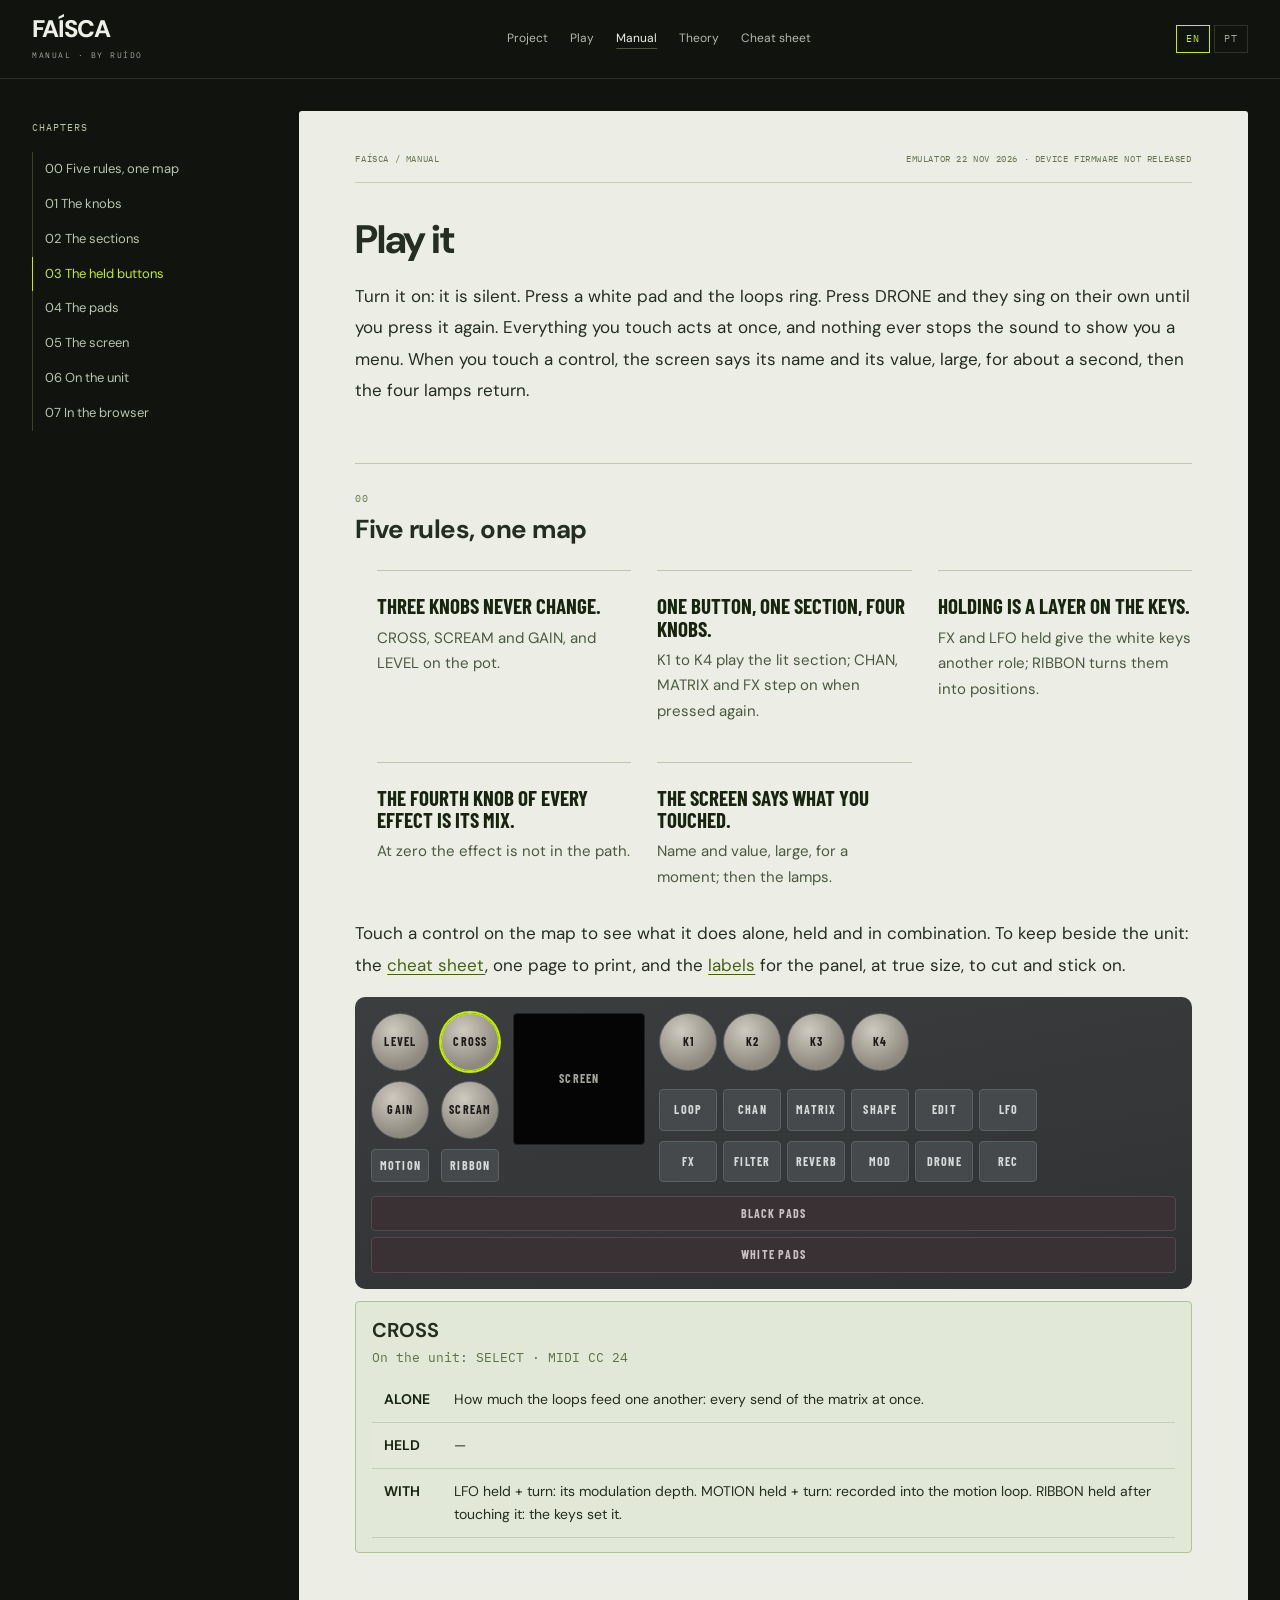
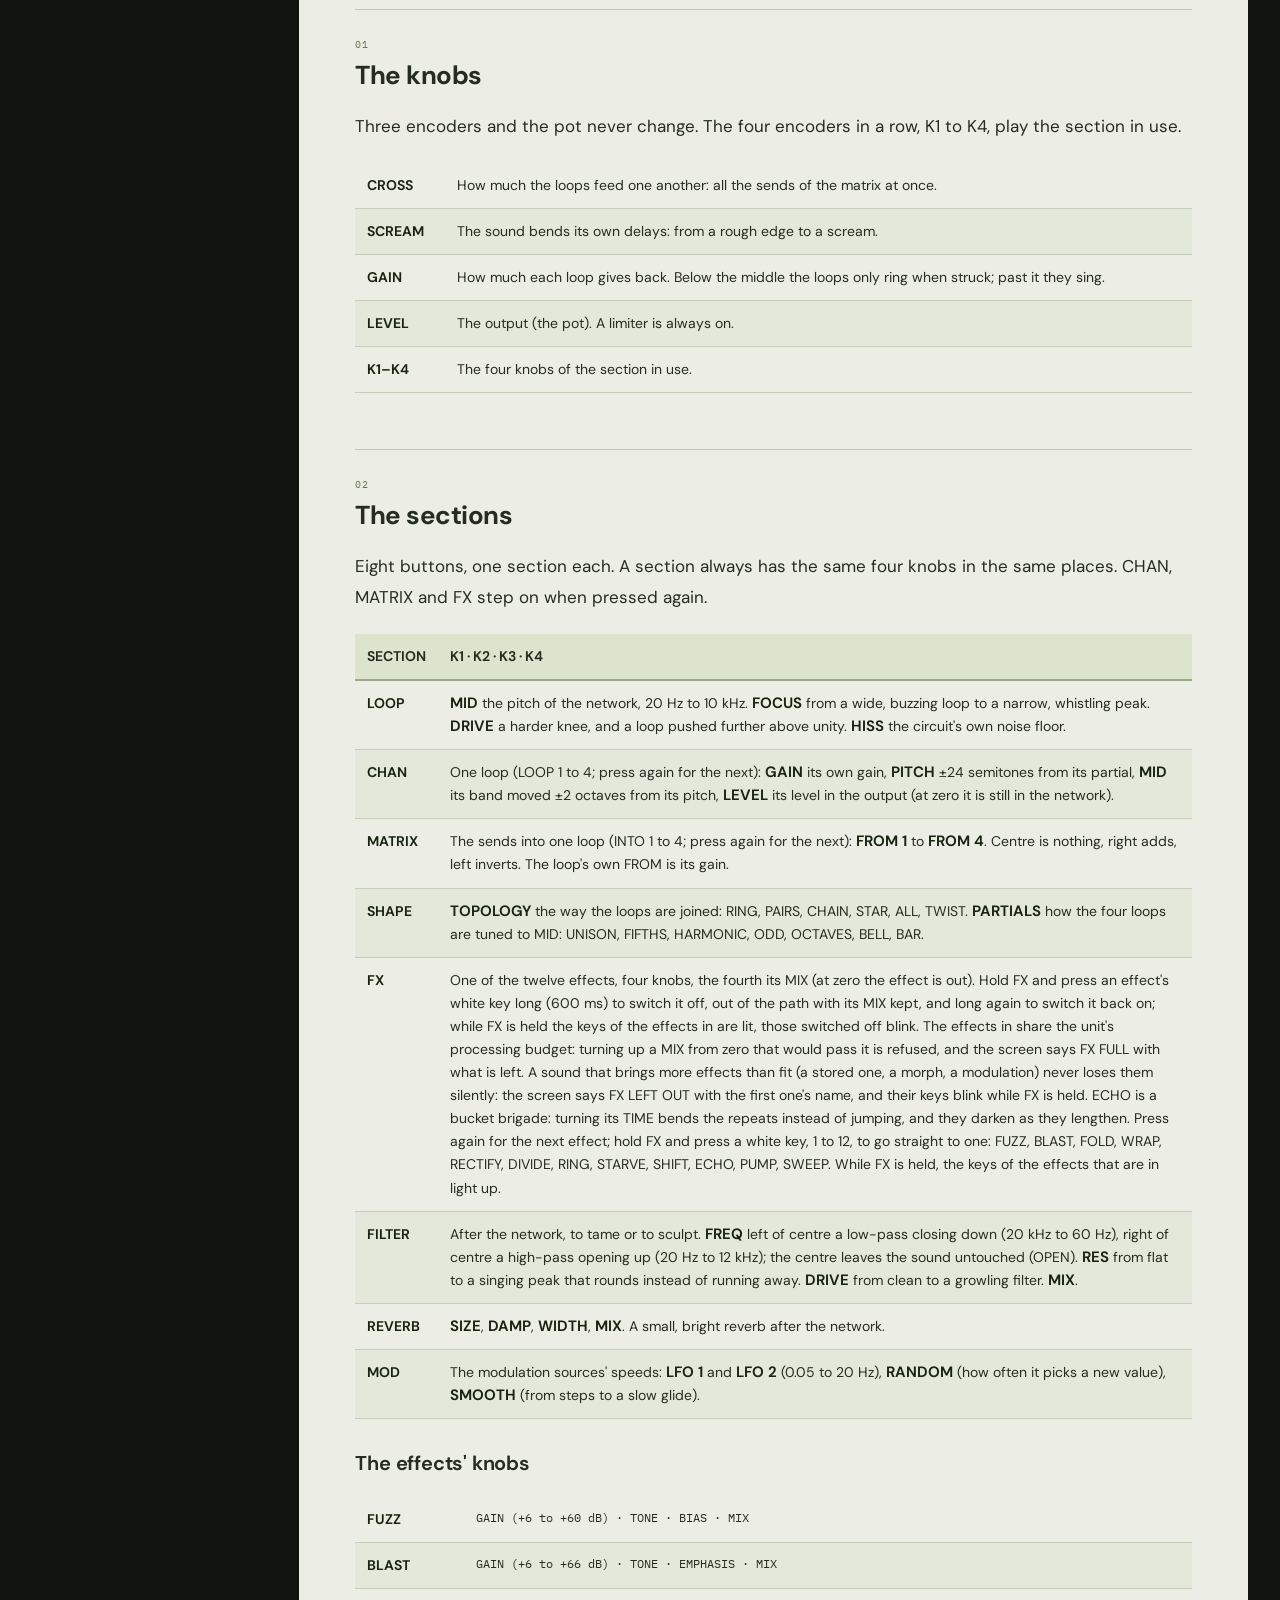
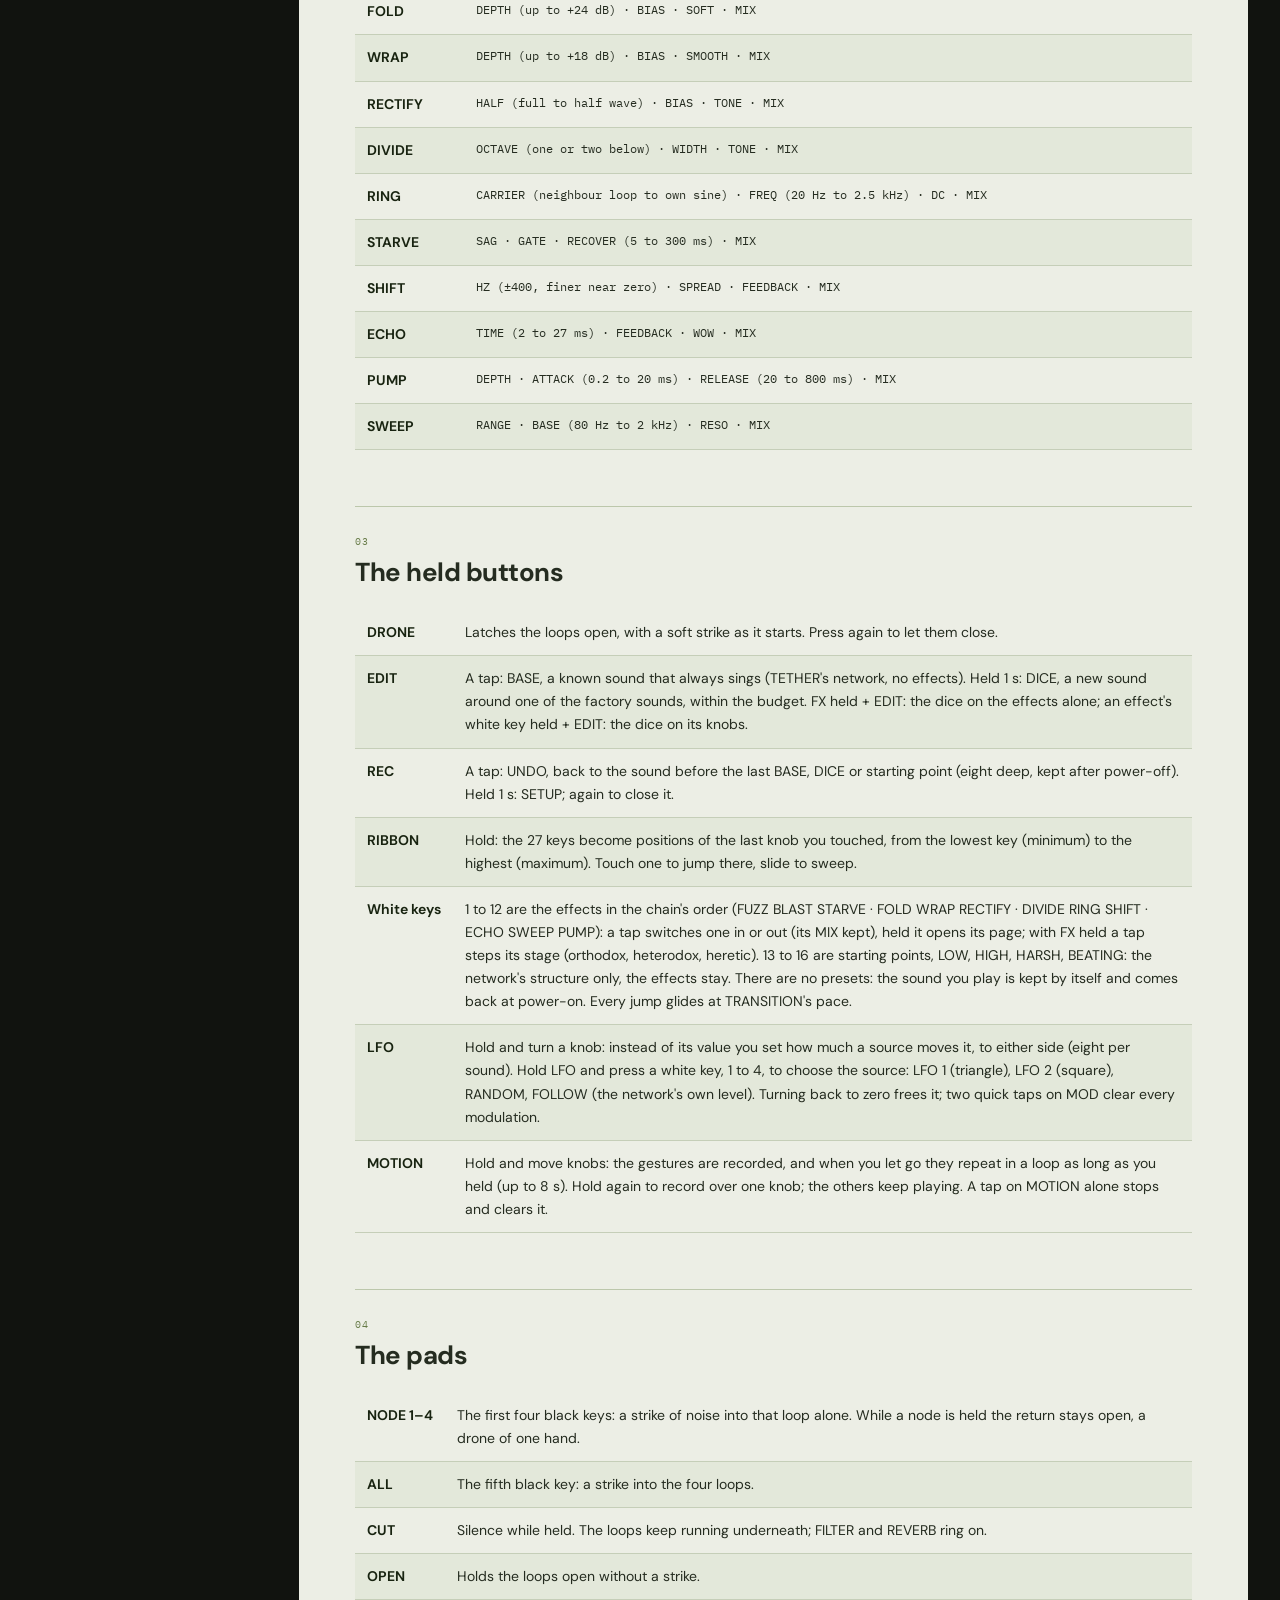
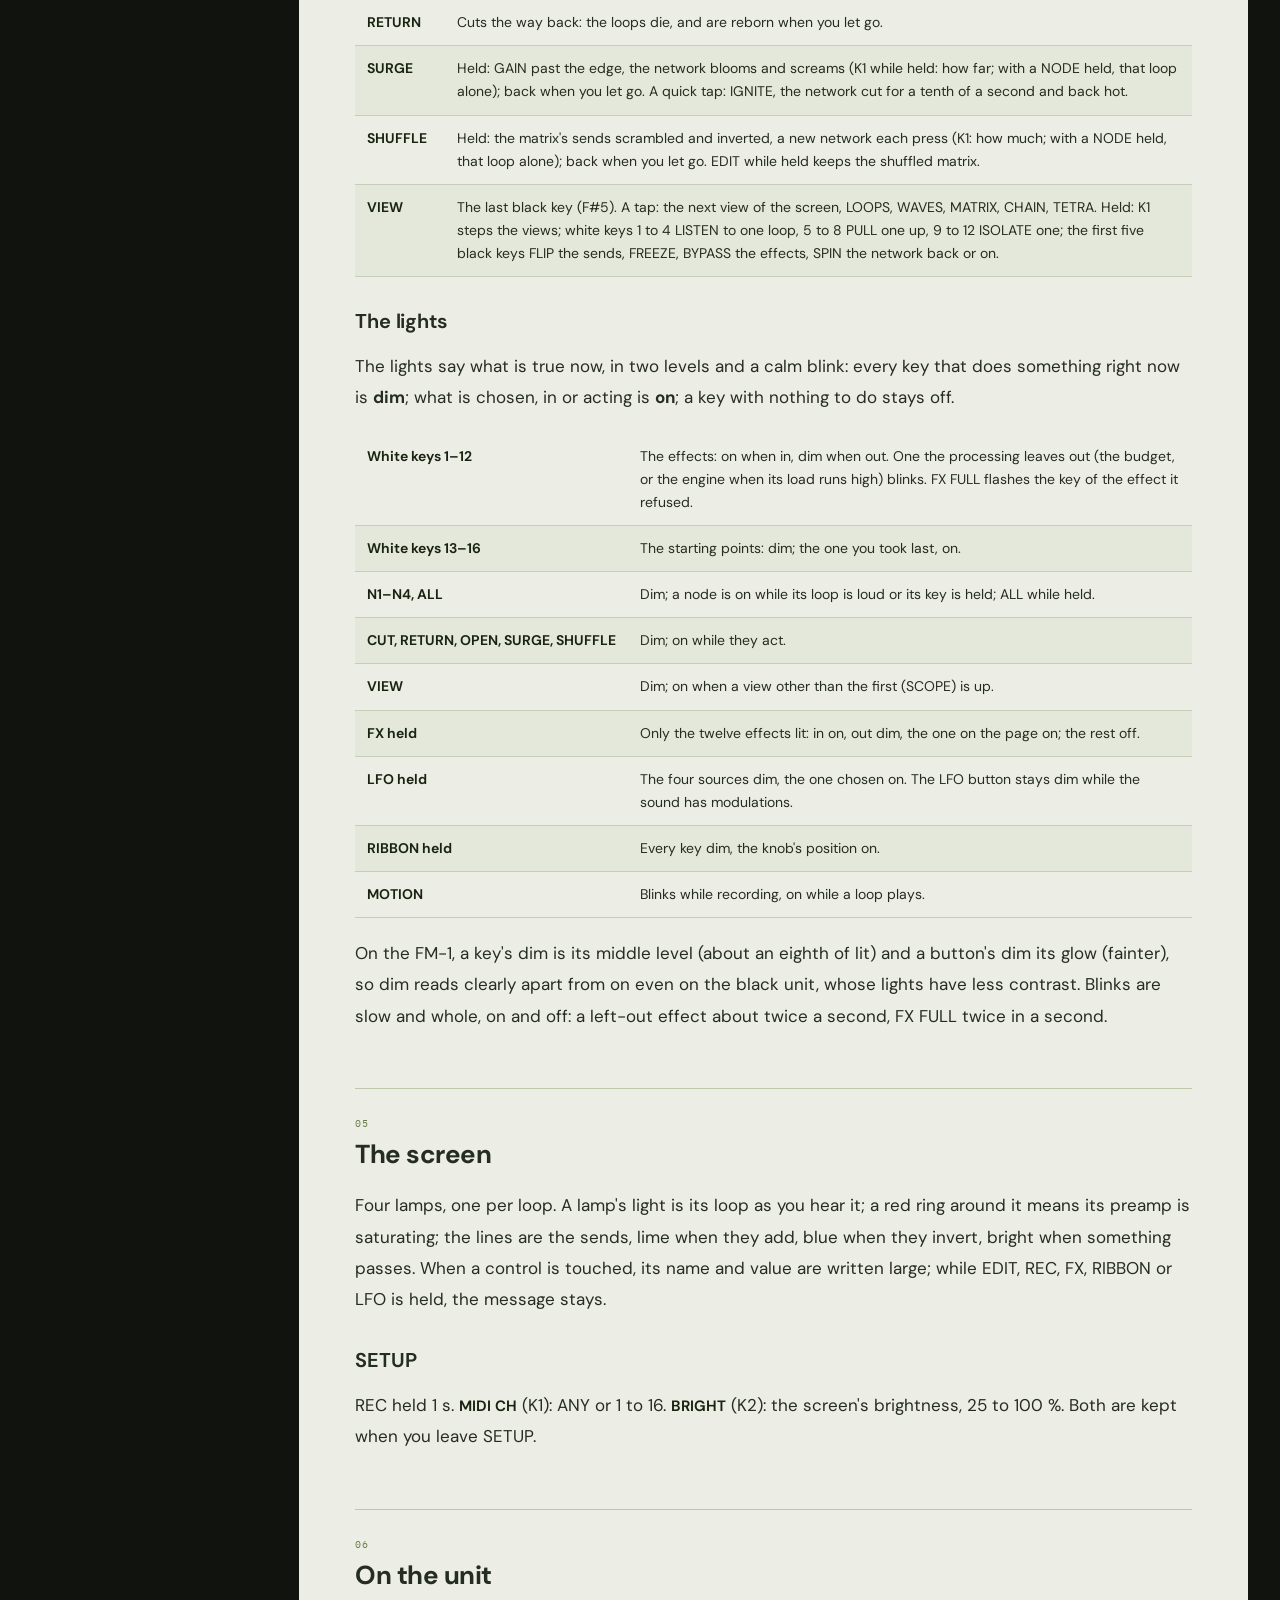
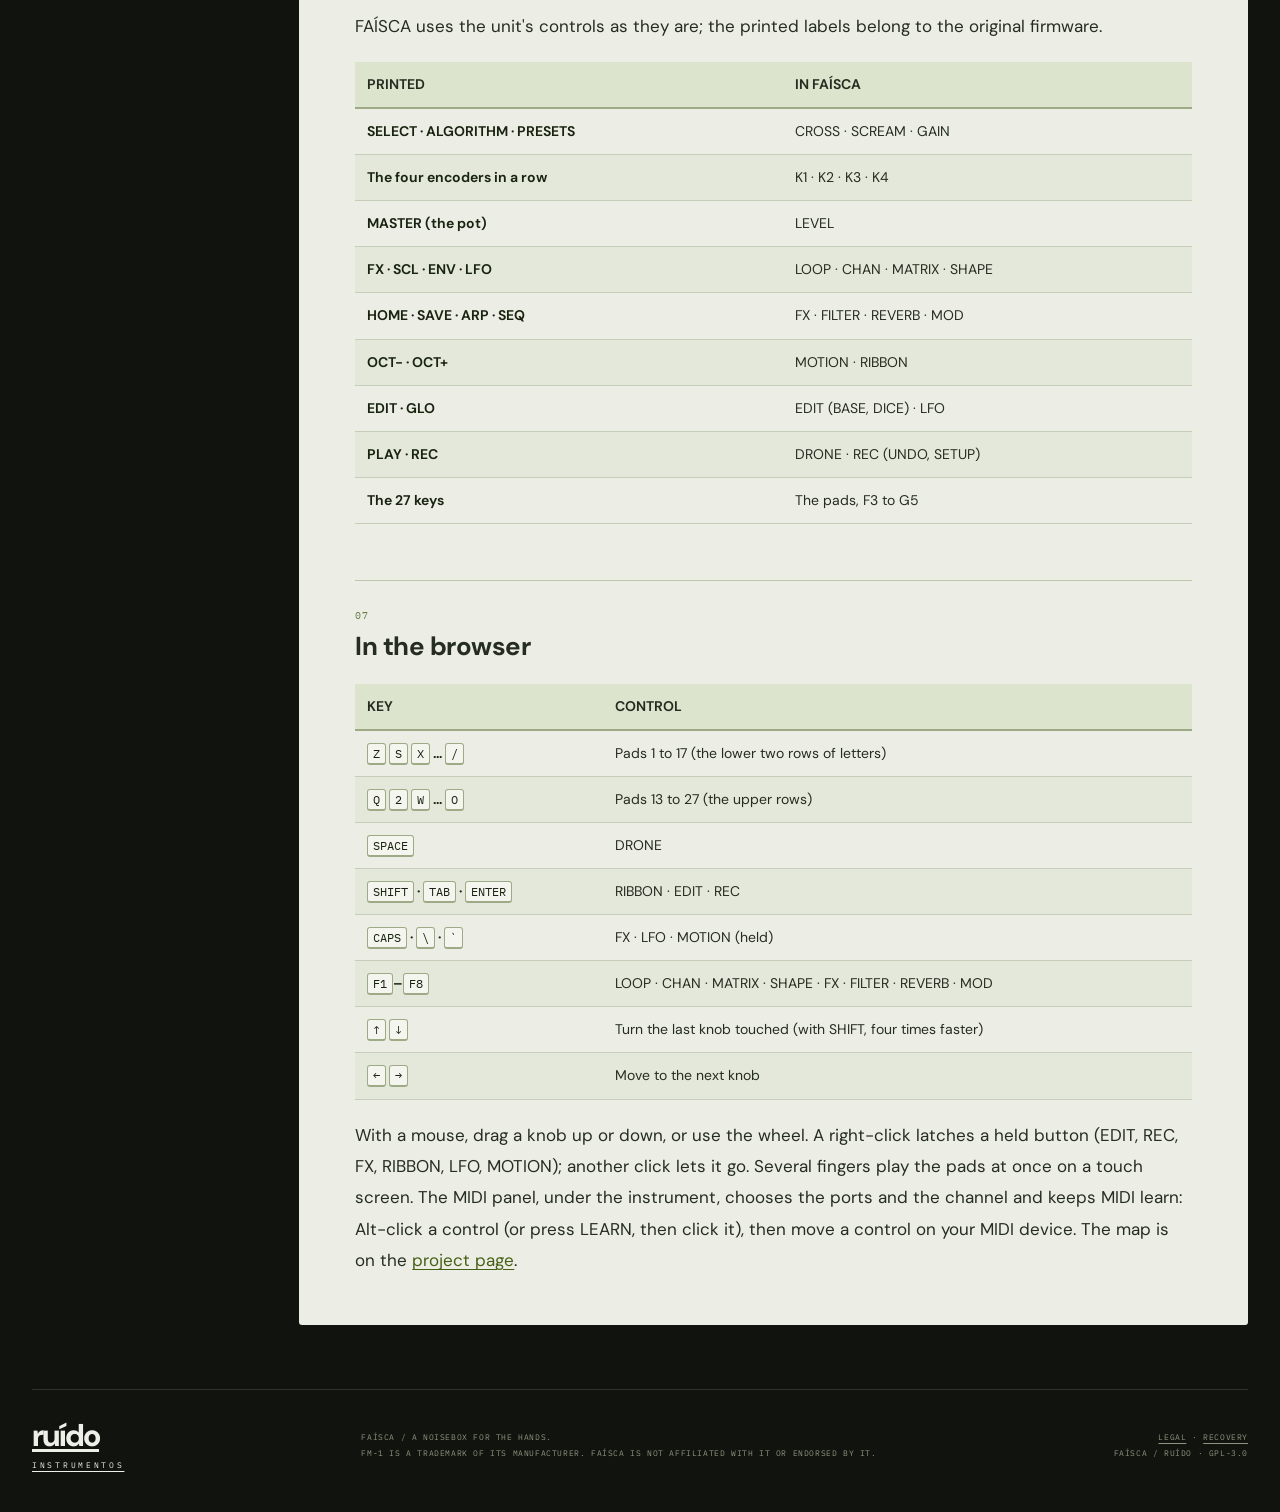
<file: manual.html>
<!doctype html>
<!-- SPDX-License-Identifier: GPL-3.0-only  Copyright (C) 2026 Mario Baril -->
<html lang="en">
<head>
<meta charset="utf-8">
<meta name="viewport" content="width=device-width,initial-scale=1">
<meta name="theme-color" content="#000000">
<meta name="description" content="FAÍSCA: the manual. Sections, knobs, pads, held buttons, the screen, the unit's own labels, the computer keyboard and MIDI.">
<title>FAÍSCA Manual</title>
<link rel="icon" href="icon.svg" type="image/svg+xml">
<link rel="stylesheet" href="site.css">
<style>
ol.rules{padding-left:22px;margin:0 0 16px}
ol.rules li{margin:6px 0}
ol.rules b{color:#182310}
/* the map: the unit's controls in their places, each one a button */
.face{display:grid;gap:14px;grid-template-columns:auto auto 1fr;grid-template-areas:"left screen right" "pads pads pads";
  background:linear-gradient(170deg,#3b3d3f,#2f3133);border-radius:10px;padding:16px;margin:16px 0 12px}
.face .left{grid-area:left;display:grid;grid-template-columns:repeat(2,auto);gap:10px 12px;align-content:start}
.face .screen{grid-area:screen;align-self:start}
.face .right{grid-area:right;display:grid;gap:10px}
.face .row{display:flex;flex-wrap:wrap;gap:6px}
.face .pads{grid-area:pads;display:grid;gap:6px}
.ctl{font:700 12px/1.1 var(--display);letter-spacing:.1em;color:#d5d9d7;background:#45494b;border:1px solid #5b6062;border-radius:4px;
  padding:9px 6px;cursor:pointer;min-width:58px;text-align:center}
.ctl:hover{border-color:#9aa09e}
.ctl:focus-visible{outline:1px solid #fff;outline-offset:2px}
.ctl.on{color:var(--lime);border-color:var(--lime)}
.ctl.knob{border-radius:999px;width:58px;height:58px;padding:0;background:radial-gradient(circle at 38% 30%,#cfcabf,#8d897f 70%);color:#1d1c1a}
.ctl.knob.on{box-shadow:0 0 0 2px var(--lime);color:#1d1c1a}
.ctl.scr{width:132px;height:132px;background:#050505;border-color:#202324;color:var(--dim)}
.ctl.pad{background:#3a3134;border-color:#54484c;color:#cbbfc3;padding:10px 6px}
.ctl.wide{flex:1}
.mapcard{border:1px solid var(--line);border-radius:4px;padding:14px 16px 6px;margin:0 0 18px;background:#0e100f}
.mapcard h3{margin:0 0 4px}
.mapcard .meta{font:13px/1.5 var(--mono);color:var(--dim);margin:0 0 10px}
.mapcard table{margin:0 0 8px}
@media (max-width:640px){.face{grid-template-columns:1fr;grid-template-areas:"screen" "left" "right" "pads"}
  .face .left{grid-template-columns:repeat(4,auto);justify-content:start}.ctl.scr{width:100%;height:64px}
  .ctl{min-width:0;flex:1 1 30%}.ctl.knob{flex:none;width:54px;height:54px}}
.mapcard{background:#e1e8d7;border-color:#b1c09d}.mapcard .meta{color:#5e7049}.mapcard td{background:none!important}
.article .face{color-scheme:dark}.article .face .ctl{font-family:var(--display)}
</style>
</head>
<body>
<a class="skip" href="#content"><span data-l="en">Skip to the content</span><span data-l="pt">Ir para o conteúdo</span></a>
<header class="reading-head"><div class="head-inner">
  <a class="reading-brand" href="index.html">FAÍSCA<small><span data-l="en">MANUAL · BY RUÍDO</span><span data-l="pt">MANUAL · POR RUÍDO</span></small></a>
  <nav aria-label="Site"><a href="index.html"><span data-l="en">Project</span><span data-l="pt">Projeto</span></a><a href="play.html"><span data-l="en">Play</span><span data-l="pt">Tocar</span></a><a href="manual.html" aria-current="page"><span data-l="en">Manual</span><span data-l="pt">Manual</span></a><a href="theory.html"><span data-l="en">Theory</span><span data-l="pt">Teoria</span></a><a href="cheatsheet.html"><span data-l="en">Cheat sheet</span><span data-l="pt">Folha de consulta</span></a></nav>
  <div class="lang" role="group" aria-label="Language"><button type="button" id="en">EN</button><button type="button" id="pt">PT</button></div>
</div></header>
<div class="doc-layout">
<aside class="chapter-list" aria-label="Chapters"><p class="toc-label"><span data-l="en">Chapters</span><span data-l="pt">Capítulos</span></p><nav class="toc" data-toc></nav></aside>
<main class="doc-content" id="content">
<div class="doc-meta"><span>FAÍSCA / <span data-l="en">MANUAL</span><span data-l="pt">MANUAL</span></span><span data-l="en">Emulator 22 Nov 2026 · device firmware not released</span><span data-l="pt">Emulador 22 nov 2026 · firmware do aparelho não lançado</span></div>
<details class="mobile-index"><summary><span data-l="en">Chapters</span><span data-l="pt">Capítulos</span></summary><nav class="toc" data-toc></nav></details>
<div class="article">
<!-- ================= EN ================= -->
<div data-l="en">
<h1>Play it</h1>
<p>Turn it on: it is silent. Press a white pad and the loops ring. Press DRONE and they sing on their own until you
press it again. Everything you touch acts at once, and nothing ever stops the sound to show you a menu. When you
touch a control, the screen says its name and its value, large, for about a second, then the four lamps return.</p>

<h2><small>00</small>Five rules, one map</h2>
<ol class="rules">
<li><b>Three knobs never change.</b> CROSS, SCREAM and GAIN, and LEVEL on the pot.</li>
<li><b>One button, one section, four knobs.</b> K1 to K4 play the lit section; CHAN, MATRIX and FX step on when pressed again.</li>
<li><b>Holding is a layer on the keys.</b> FX and LFO held give the white keys another role; RIBBON turns them into positions.</li>
<li><b>The fourth knob of every effect is its MIX.</b> At zero the effect is not in the path.</li>
<li><b>The screen says what you touched.</b> Name and value, large, for a moment; then the lamps.</li>
</ol>
<p>Touch a control on the map to see what it does alone, held and in combination. To keep beside the unit: the
<a href="cheatsheet.html">cheat sheet</a>, one page to print, and the <a href="labels.html">labels</a> for the panel, at
true size, to cut and stick on.</p>
<div class="mapslot" data-lang="en"></div>

<h2><small>01</small>The knobs</h2>
<p>Three encoders and the pot never change. The four encoders in a row, K1 to K4, play the section in use.</p>
<div class="scroll"><table>
<tr><td>CROSS</td><td>How much the loops feed one another: all the sends of the matrix at once.</td></tr>
<tr><td>SCREAM</td><td>The sound bends its own delays: from a rough edge to a scream.</td></tr>
<tr><td>GAIN</td><td>How much each loop gives back. Below the middle the loops only ring when struck; past it they sing.</td></tr>
<tr><td>LEVEL</td><td>The output (the pot). A limiter is always on.</td></tr>
<tr><td>K1&ndash;K4</td><td>The four knobs of the section in use.</td></tr>
</table></div>

<h2><small>02</small>The sections</h2>
<p>Eight buttons, one section each. A section always has the same four knobs in the same places. CHAN, MATRIX and FX
step on when pressed again.</p>
<div class="scroll"><table>
<thead><tr><th>SECTION</th><th>K1 · K2 · K3 · K4</th></tr></thead>
<tr><td>LOOP</td><td><span class="c">MID</span> the pitch of the network, 20 Hz to 10 kHz. <span class="c">FOCUS</span> from a wide, buzzing loop to a narrow, whistling peak. <span class="c">DRIVE</span> a harder knee, and a loop pushed further above unity. <span class="c">HISS</span> the circuit's own noise floor.</td></tr>
<tr><td>CHAN</td><td>One loop (LOOP 1 to 4; press again for the next): <span class="c">GAIN</span> its own gain, <span class="c">PITCH</span> ±24 semitones from its partial, <span class="c">MID</span> its band moved ±2 octaves from its pitch, <span class="c">LEVEL</span> its level in the output (at zero it is still in the network).</td></tr>
<tr><td>MATRIX</td><td>The sends into one loop (INTO 1 to 4; press again for the next): <span class="c">FROM 1</span> to <span class="c">FROM 4</span>. Centre is nothing, right adds, left inverts. The loop's own FROM is its gain.</td></tr>
<tr><td>SHAPE</td><td><span class="c">TOPOLOGY</span> the way the loops are joined: RING, PAIRS, CHAIN, STAR, ALL, TWIST. <span class="c">PARTIALS</span> how the four loops are tuned to MID: UNISON, FIFTHS, HARMONIC, ODD, OCTAVES, BELL, BAR.</td></tr>
<tr><td>FX</td><td>One of the twelve effects, four knobs, the fourth its MIX (at zero the effect is out). Hold FX and press an effect's white key long (600 ms) to switch it off, out of the path with its MIX kept, and long again to switch it back on; while FX is held the keys of the effects in are lit, those switched off blink. The effects in share the unit's processing budget: turning up a MIX from zero that would pass it is refused, and the screen says FX FULL with what is left. A sound that brings more effects than fit (a stored one, a morph, a modulation) never loses them silently: the screen says FX LEFT OUT with the first one's name, and their keys blink while FX is held. ECHO is a bucket brigade: turning its TIME bends the repeats instead of jumping, and they darken as they lengthen. Press again for the next effect; hold FX and press a white key, 1 to 12, to go straight to one: FUZZ, BLAST, FOLD, WRAP, RECTIFY, DIVIDE, RING, STARVE, SHIFT, ECHO, PUMP, SWEEP. While FX is held, the keys of the effects that are in light up.</td></tr>
<tr><td>FILTER</td><td>After the network, to tame or to sculpt. <span class="c">FREQ</span> left of centre a low-pass closing down (20 kHz to 60 Hz), right of centre a high-pass opening up (20 Hz to 12 kHz); the centre leaves the sound untouched (OPEN). <span class="c">RES</span> from flat to a singing peak that rounds instead of running away. <span class="c">DRIVE</span> from clean to a growling filter. <span class="c">MIX</span>.</td></tr>
<tr><td>REVERB</td><td><span class="c">SIZE</span>, <span class="c">DAMP</span>, <span class="c">WIDTH</span>, <span class="c">MIX</span>. A small, bright reverb after the network.</td></tr>
<tr><td>MOD</td><td>The modulation sources' speeds: <span class="c">LFO 1</span> and <span class="c">LFO 2</span> (0.05 to 20 Hz), <span class="c">RANDOM</span> (how often it picks a new value), <span class="c">SMOOTH</span> (from steps to a slow glide).</td></tr>
</table></div>

<h3>The effects' knobs</h3>
<div class="scroll"><table>
<tr><td>FUZZ</td><td class="m">GAIN (+6 to +60 dB) · TONE · BIAS · MIX</td></tr>
<tr><td>BLAST</td><td class="m">GAIN (+6 to +66 dB) · TONE · EMPHASIS · MIX</td></tr>
<tr><td>FOLD</td><td class="m">DEPTH (up to +24 dB) · BIAS · SOFT · MIX</td></tr>
<tr><td>WRAP</td><td class="m">DEPTH (up to +18 dB) · BIAS · SMOOTH · MIX</td></tr>
<tr><td>RECTIFY</td><td class="m">HALF (full to half wave) · BIAS · TONE · MIX</td></tr>
<tr><td>DIVIDE</td><td class="m">OCTAVE (one or two below) · WIDTH · TONE · MIX</td></tr>
<tr><td>RING</td><td class="m">CARRIER (neighbour loop to own sine) · FREQ (20 Hz to 2.5 kHz) · DC · MIX</td></tr>
<tr><td>STARVE</td><td class="m">SAG · GATE · RECOVER (5 to 300 ms) · MIX</td></tr>
<tr><td>SHIFT</td><td class="m">HZ (±400, finer near zero) · SPREAD · FEEDBACK · MIX</td></tr>
<tr><td>ECHO</td><td class="m">TIME (2 to 27 ms) · FEEDBACK · WOW · MIX</td></tr>
<tr><td>PUMP</td><td class="m">DEPTH · ATTACK (0.2 to 20 ms) · RELEASE (20 to 800 ms) · MIX</td></tr>
<tr><td>SWEEP</td><td class="m">RANGE · BASE (80 Hz to 2 kHz) · RESO · MIX</td></tr>
</table></div>

<h2><small>03</small>The held buttons</h2>
<div class="scroll"><table>
<tr><td>DRONE</td><td>Latches the loops open, with a soft strike as it starts. Press again to let them close.</td></tr>
<tr><td>EDIT</td><td>A tap: BASE, a known sound that always sings (TETHER's network, no effects). Held 1 s: DICE, a new sound around one of the factory sounds, within the budget. FX held + EDIT: the dice on the effects alone; an effect's white key held + EDIT: the dice on its knobs.</td></tr>
<tr><td>REC</td><td>A tap: UNDO, back to the sound before the last BASE, DICE or starting point (eight deep, kept after power-off). Held 1 s: SETUP; again to close it.</td></tr>
<tr><td>RIBBON</td><td>Hold: the 27 keys become positions of the last knob you touched, from the lowest key (minimum) to the highest (maximum). Touch one to jump there, slide to sweep.</td></tr>
<tr><td>White keys</td><td>1 to 12 are the effects in the chain's order (FUZZ BLAST STARVE &middot; FOLD WRAP RECTIFY &middot; DIVIDE RING SHIFT &middot; ECHO SWEEP PUMP): a tap switches one in or out (its MIX kept), held it opens its page; with FX held a tap steps its stage (orthodox, heterodox, heretic). 13 to 16 are starting points, LOW, HIGH, HARSH, BEATING: the network's structure only, the effects stay. There are no presets: the sound you play is kept by itself and comes back at power-on. Every jump glides at TRANSITION's pace.</td></tr>
<tr><td>LFO</td><td>Hold and turn a knob: instead of its value you set how much a source moves it, to either side (eight per sound). Hold LFO and press a white key, 1 to 4, to choose the source: LFO 1 (triangle), LFO 2 (square), RANDOM, FOLLOW (the network's own level). Turning back to zero frees it; two quick taps on MOD clear every modulation.</td></tr>
<tr><td>MOTION</td><td>Hold and move knobs: the gestures are recorded, and when you let go they repeat in a loop as long as you held (up to 8 s). Hold again to record over one knob; the others keep playing. A tap on MOTION alone stops and clears it.</td></tr>
</table></div>

<h2><small>04</small>The pads</h2>
<div class="scroll"><table>
<tr><td>NODE 1&ndash;4</td><td>The first four black keys: a strike of noise into that loop alone. While a node is held the return stays open, a drone of one hand.</td></tr>
<tr><td>ALL</td><td>The fifth black key: a strike into the four loops.</td></tr>
<tr><td>CUT</td><td>Silence while held. The loops keep running underneath; FILTER and REVERB ring on.</td></tr>
<tr><td>OPEN</td><td>Holds the loops open without a strike.</td></tr>
<tr><td>RETURN</td><td>Cuts the way back: the loops die, and are reborn when you let go.</td></tr>
<tr><td>SURGE</td><td>Held: GAIN past the edge, the network blooms and screams (K1 while held: how far; with a NODE held, that loop alone); back when you let go. A quick tap: IGNITE, the network cut for a tenth of a second and back hot.</td></tr>
<tr><td>SHUFFLE</td><td>Held: the matrix's sends scrambled and inverted, a new network each press (K1: how much; with a NODE held, that loop alone); back when you let go. EDIT while held keeps the shuffled matrix.</td></tr>
<tr><td>VIEW</td><td>The last black key (F#5). A tap: the next view of the screen, LOOPS, WAVES, MATRIX, CHAIN, TETRA. Held: K1 steps the views; white keys 1 to 4 LISTEN to one loop, 5 to 8 PULL one up, 9 to 12 ISOLATE one; the first five black keys FLIP the sends, FREEZE, BYPASS the effects, SPIN the network back or on.</td></tr>
</table></div>

<h3>The lights</h3>
<p>The lights say what is true now, in two levels and a calm blink: every key that does something right now is <b>dim</b>; what is chosen, in or acting is <b>on</b>; a key with nothing to do stays off.</p>
<div class="scroll"><table>
<tr><td>White keys 1&ndash;12</td><td>The effects: on when in, dim when out. One the processing leaves out (the budget, or the engine when its load runs high) blinks. FX FULL flashes the key of the effect it refused.</td></tr>
<tr><td>White keys 13&ndash;16</td><td>The starting points: dim; the one you took last, on.</td></tr>
<tr><td>N1&ndash;N4, ALL</td><td>Dim; a node is on while its loop is loud or its key is held; ALL while held.</td></tr>
<tr><td>CUT, RETURN, OPEN, SURGE, SHUFFLE</td><td>Dim; on while they act.</td></tr>
<tr><td>VIEW</td><td>Dim; on when a view other than the first (SCOPE) is up.</td></tr>
<tr><td>FX held</td><td>Only the twelve effects lit: in on, out dim, the one on the page on; the rest off.</td></tr>
<tr><td>LFO held</td><td>The four sources dim, the one chosen on. The LFO button stays dim while the sound has modulations.</td></tr>
<tr><td>RIBBON held</td><td>Every key dim, the knob's position on.</td></tr>
<tr><td>MOTION</td><td>Blinks while recording, on while a loop plays.</td></tr>
</table></div>
<p>On the FM-1, a key's dim is its middle level (about an eighth of lit) and a button's dim its glow (fainter), so dim
reads clearly apart from on even on the black unit, whose lights have less contrast. Blinks are slow and whole, on
and off: a left-out effect about twice a second, FX FULL twice in a second.</p>

<h2><small>05</small>The screen</h2>
<p>Four lamps, one per loop. A lamp's light is its loop as you hear it; a red ring around it means its preamp is
saturating; the lines are the sends, lime when they add, blue when they invert, bright when something passes. When a
control is touched, its name and value are written large; while EDIT, REC, FX, RIBBON or LFO is held, the message
stays.</p>
<h3>SETUP</h3>
<p>REC held 1 s. <span class="c">MIDI CH</span> (K1): ANY or 1 to 16. <span class="c">BRIGHT</span> (K2): the
screen's brightness, 25 to 100 %. Both are kept when you leave SETUP.</p>

<h2><small>06</small>On the unit</h2>
<p>FAÍSCA uses the unit's controls as they are; the printed labels belong to the original firmware.</p>
<div class="scroll"><table>
<thead><tr><th>PRINTED</th><th>IN FAÍSCA</th></tr></thead>
<tr><td>SELECT · ALGORITHM · PRESETS</td><td>CROSS · SCREAM · GAIN</td></tr>
<tr><td>The four encoders in a row</td><td>K1 · K2 · K3 · K4</td></tr>
<tr><td>MASTER (the pot)</td><td>LEVEL</td></tr>
<tr><td>FX · SCL · ENV · LFO</td><td>LOOP · CHAN · MATRIX · SHAPE</td></tr>
<tr><td>HOME · SAVE · ARP · SEQ</td><td>FX · FILTER · REVERB · MOD</td></tr>
<tr><td>OCT− · OCT+</td><td>MOTION · RIBBON</td></tr>
<tr><td>EDIT · GLO</td><td>EDIT (BASE, DICE) · LFO</td></tr>
<tr><td>PLAY · REC</td><td>DRONE · REC (UNDO, SETUP)</td></tr>
<tr><td>The 27 keys</td><td>The pads, F3 to G5</td></tr>
</table></div>

<h2><small>07</small>In the browser</h2>
<div class="scroll"><table>
<thead><tr><th>KEY</th><th>CONTROL</th></tr></thead>
<tr><td><kbd>Z</kbd> <kbd>S</kbd> <kbd>X</kbd> &hellip; <kbd>/</kbd></td><td>Pads 1 to 17 (the lower two rows of letters)</td></tr>
<tr><td><kbd>Q</kbd> <kbd>2</kbd> <kbd>W</kbd> &hellip; <kbd>O</kbd></td><td>Pads 13 to 27 (the upper rows)</td></tr>
<tr><td><kbd>SPACE</kbd></td><td>DRONE</td></tr>
<tr><td><kbd>SHIFT</kbd> · <kbd>TAB</kbd> · <kbd>ENTER</kbd></td><td>RIBBON · EDIT · REC</td></tr>
<tr><td><kbd>CAPS</kbd> · <kbd>\</kbd> · <kbd>`</kbd></td><td>FX · LFO · MOTION (held)</td></tr>
<tr><td><kbd>F1</kbd>&ndash;<kbd>F8</kbd></td><td>LOOP · CHAN · MATRIX · SHAPE · FX · FILTER · REVERB · MOD</td></tr>
<tr><td><kbd>&uarr;</kbd> <kbd>&darr;</kbd></td><td>Turn the last knob touched (with SHIFT, four times faster)</td></tr>
<tr><td><kbd>&larr;</kbd> <kbd>&rarr;</kbd></td><td>Move to the next knob</td></tr>
</table></div>
<p>With a mouse, drag a knob up or down, or use the wheel. A right-click latches a held button (EDIT, REC, FX,
RIBBON, LFO, MOTION); another click lets it go. Several fingers play the pads at once on a touch screen. The MIDI
panel, under the instrument, chooses the ports and the channel and keeps MIDI learn: Alt-click a control (or press
LEARN, then click it), then move a control on your MIDI device. The map is on the <a href="index.html">project
page</a>.</p>
</div>

<!-- ================= PT ================= -->
<div data-l="pt">
<h1>Como tocar</h1>
<p>Ligue: ela começa em silêncio. Aperte um pad branco e os laços soam. Aperte DRONE e eles cantam sozinhos até você
apertar de novo. Tudo o que você toca age na hora, e nada interrompe o som para mostrar um menu. Ao tocar um controle,
a tela mostra o nome e o valor dele, grandes, por cerca de um segundo; depois voltam as quatro lâmpadas.</p>

<h2><small>00</small>Cinco regras e o mapa</h2>
<ol class="rules">
<li><b>Três knobs nunca mudam.</b> CROSS, SCREAM e GAIN, mais o LEVEL no potenciômetro.</li>
<li><b>Um botão, uma seção, quatro knobs.</b> K1 a K4 tocam a seção acesa; CHAN, MATRIX e FX avançam quando apertados de novo.</li>
<li><b>Segurar é uma camada nas teclas.</b> FX e LFO seguros dão às teclas brancas outro papel; RIBBON as transforma em posições.</li>
<li><b>O quarto knob de todo efeito é o MIX.</b> No zero, o efeito não está no caminho.</li>
<li><b>A tela diz o que você tocou.</b> Nome e valor, grandes, por um instante; depois as lâmpadas.</li>
</ol>
<p>Toque num controle do mapa para ver o que ele faz sozinho, segurado e em combinação. Para ter ao lado do aparelho:
a <a href="cheatsheet.html">folha de consulta</a>, uma página para imprimir, e os <a href="labels.html">rótulos</a> do
painel, em tamanho real, para recortar e colar.</p>
<div class="mapslot" data-lang="pt"></div>

<h2><small>01</small>Os knobs</h2>
<p>Três encoders e o potenciômetro nunca mudam. Os quatro encoders em fila, K1 a K4, tocam a seção em uso.</p>
<div class="scroll"><table>
<tr><td>CROSS</td><td>Quanto os laços alimentam uns aos outros: todos os envios da matriz de uma vez.</td></tr>
<tr><td>SCREAM</td><td>O som curva os próprios atrasos: de uma aspereza a um grito.</td></tr>
<tr><td>GAIN</td><td>Quanto cada laço devolve. Abaixo do meio, os laços só ressoam quando golpeados; depois do meio, cantam.</td></tr>
<tr><td>LEVEL</td><td>A saída (o potenciômetro). Um limitador fica sempre ligado.</td></tr>
<tr><td>K1&ndash;K4</td><td>Os quatro knobs da seção em uso.</td></tr>
</table></div>

<h2><small>02</small>As seções</h2>
<p>Oito botões, uma seção cada. Uma seção tem sempre os mesmos quatro knobs nos mesmos lugares. CHAN, MATRIX e FX
avançam quando apertados de novo.</p>
<div class="scroll"><table>
<thead><tr><th>SEÇÃO</th><th>K1 · K2 · K3 · K4</th></tr></thead>
<tr><td>LOOP</td><td><span class="c">MID</span> a altura da rede, de 20 Hz a 10 kHz. <span class="c">FOCUS</span> de um laço largo, zumbindo, a um pico estreito, assobiando. <span class="c">DRIVE</span> um joelho mais duro, e o laço empurrado mais acima da unidade. <span class="c">HISS</span> o chiado do próprio circuito.</td></tr>
<tr><td>CHAN</td><td>Um laço (LOOP 1 a 4; aperte de novo para o próximo): <span class="c">GAIN</span> o ganho dele, <span class="c">PITCH</span> ±24 semitons a partir da sua parcial, <span class="c">MID</span> a banda deslocada ±2 oitavas da altura, <span class="c">LEVEL</span> o nível dele na saída (no zero ele continua na rede).</td></tr>
<tr><td>MATRIX</td><td>Os envios que chegam a um laço (INTO 1 a 4; aperte de novo para o próximo): <span class="c">FROM 1</span> a <span class="c">FROM 4</span>. No centro, nada; à direita soma, à esquerda inverte. O FROM do próprio laço é o seu ganho.</td></tr>
<tr><td>SHAPE</td><td><span class="c">TOPOLOGY</span> o jeito de ligar os laços: RING, PAIRS, CHAIN, STAR, ALL, TWIST. <span class="c">PARTIALS</span> como os quatro laços se afinam em relação ao MID: UNISON, FIFTHS, HARMONIC, ODD, OCTAVES, BELL, BAR.</td></tr>
<tr><td>FX</td><td>Um dos doze efeitos, quatro knobs, o quarto é o MIX (no zero o efeito sai). Aperte de novo para o próximo; segure FX e aperte uma tecla branca, de 1 a 12, para ir direto a um: FUZZ, BLAST, FOLD, WRAP, RECTIFY, DIVIDE, RING, STARVE, SHIFT, ECHO, PUMP, SWEEP. Com o FX seguro, acendem as teclas dos efeitos que estão ligados.</td></tr>
<tr><td>FILTER</td><td>Depois da rede, para domar ou esculpir. <span class="c">FREQ</span> à esquerda do centro um passa-baixas que fecha (de 20 kHz a 60 Hz), à direita um passa-altas que abre (de 20 Hz a 12 kHz); o centro deixa o som intacto (OPEN). <span class="c">RES</span> de plano a um pico que canta e arredonda em vez de disparar. <span class="c">DRIVE</span> de limpo a um filtro que rosna. <span class="c">MIX</span>.</td></tr>
<tr><td>REVERB</td><td><span class="c">SIZE</span>, <span class="c">DAMP</span>, <span class="c">WIDTH</span>, <span class="c">MIX</span>. Um reverb pequeno e claro depois da rede.</td></tr>
<tr><td>MOD</td><td>As velocidades das fontes de modulação: <span class="c">LFO 1</span> e <span class="c">LFO 2</span> (0,05 a 20 Hz), <span class="c">RANDOM</span> (de quanto em quanto tempo sorteia um valor novo), <span class="c">SMOOTH</span> (de degraus a um deslizar lento).</td></tr>
</table></div>

<h3>Os knobs dos efeitos</h3>
<div class="scroll"><table>
<tr><td>FUZZ</td><td class="m">GAIN (+6 a +60 dB) · TONE · BIAS · MIX</td></tr>
<tr><td>BLAST</td><td class="m">GAIN (+6 a +66 dB) · TONE · EMPHASIS · MIX</td></tr>
<tr><td>FOLD</td><td class="m">DEPTH (até +24 dB) · BIAS · SOFT · MIX</td></tr>
<tr><td>WRAP</td><td class="m">DEPTH (até +18 dB) · BIAS · SMOOTH · MIX</td></tr>
<tr><td>RECTIFY</td><td class="m">HALF (onda completa a meia onda) · BIAS · TONE · MIX</td></tr>
<tr><td>DIVIDE</td><td class="m">OCTAVE (uma ou duas abaixo) · WIDTH · TONE · MIX</td></tr>
<tr><td>RING</td><td class="m">CARRIER (laço vizinho a senoide própria) · FREQ (20 Hz a 2,5 kHz) · DC · MIX</td></tr>
<tr><td>STARVE</td><td class="m">SAG · GATE · RECOVER (5 a 300 ms) · MIX</td></tr>
<tr><td>SHIFT</td><td class="m">HZ (±400, mais fino perto do zero) · SPREAD · FEEDBACK · MIX</td></tr>
<tr><td>ECHO</td><td class="m">TIME (2 a 27 ms) · FEEDBACK · WOW · MIX</td></tr>
<tr><td>PUMP</td><td class="m">DEPTH · ATTACK (0,2 a 20 ms) · RELEASE (20 a 800 ms) · MIX</td></tr>
<tr><td>SWEEP</td><td class="m">RANGE · BASE (80 Hz a 2 kHz) · RESO · MIX</td></tr>
</table></div>

<h2><small>03</small>Os botões de segurar</h2>
<div class="scroll"><table>
<tr><td>DRONE</td><td>Trava os laços abertos, com um golpe suave ao ligar. Aperte de novo para deixá-los fechar.</td></tr>
<tr><td>EDIT</td><td>Um toque: BASE, um som conhecido que sempre canta (a rede do TETHER, sem efeitos). Seguro 1 s: DICE, um som novo em volta de um dos sons de fábrica, dentro do orçamento. FX seguro + EDIT: o dado só nos efeitos; a branca de um efeito segura + EDIT: o dado nos knobs dele.</td></tr>
<tr><td>REC</td><td>Um toque: UNDO, volta ao som de antes do último BASE, DICE ou ponto de partida (oito para trás, guardados ao desligar). Seguro 1 s: SETUP; de novo para fechar.</td></tr>
<tr><td>RIBBON</td><td>Segure: as 27 teclas viram posições do último knob mexido, da tecla mais grave (mínimo) à mais aguda (máximo). Toque uma para saltar até ela; deslize para varrer.</td></tr>
<tr><td>Teclas brancas</td><td>De 1 a 12 são os efeitos na ordem da cadeia (FUZZ BLAST STARVE &middot; FOLD WRAP RECTIFY &middot; DIVIDE RING SHIFT &middot; ECHO SWEEP PUMP): um toque liga ou desliga (o MIX fica guardado), segura abre a página dele; com o FX seguro, um toque avança o estágio (ortodoxo, heterodoxo, herege). De 13 a 16 são pontos de partida, LOW, HIGH, HARSH, BEATING: só a estrutura da rede, os efeitos ficam. Não há presets: o som que você toca fica guardado sozinho e volta ao ligar. Toda troca desliza no tempo do TRANSITION.</td></tr>
<tr><td>LFO</td><td>Segure e gire um knob: em vez do valor, você define quanto uma fonte o move, para qualquer lado (oito por som). Segure LFO e aperte uma tecla branca, de 1 a 4, para escolher a fonte: LFO 1 (triângulo), LFO 2 (quadrada), RANDOM, FOLLOW (o nível da própria rede). Voltar ao zero libera; dois toques rápidos no MOD limpam todas as modulações.</td></tr>
<tr><td>MOTION</td><td>Segure e mexa nos knobs: os gestos são gravados e, ao soltar, repetem num laço do tamanho do que você segurou (até 8 s). Segure de novo para regravar um knob; os outros seguem. Um toque só no MOTION para e limpa.</td></tr>
</table></div>

<h2><small>04</small>Os pads</h2>
<div class="scroll"><table>
<tr><td>NODE 1&ndash;4</td><td>As quatro primeiras pretas: um golpe de ruído só naquele laço. Enquanto um nó está seguro, o retorno fica aberto: um drone de uma mão.</td></tr>
<tr><td>ALL</td><td>A quinta preta: um golpe nos quatro laços.</td></tr>
<tr><td>CUT</td><td>Silêncio enquanto segurado. Os laços seguem rodando por baixo; FILTER e REVERB continuam soando.</td></tr>
<tr><td>OPEN</td><td>Mantém os laços abertos sem golpe.</td></tr>
<tr><td>RETURN</td><td>Corta a volta: os laços morrem e renascem quando você solta.</td></tr>
<tr><td>SURGE</td><td>Seguro: o GAIN passa da borda, a rede floresce e grita (K1 enquanto seguro: quanto; com um NODE seguro, só aquele laço); volta ao soltar. Um toque rápido: IGNITE, a rede cortada por um décimo de segundo e de volta quente.</td></tr>
<tr><td>SHUFFLE</td><td>Seguro: os envios da matriz embaralhados e invertidos, uma rede nova a cada toque (K1: quanto; com um NODE seguro, só aquele laço); volta ao soltar. EDIT enquanto seguro guarda a matriz embaralhada.</td></tr>
</table></div>

<h3>As luzes</h3>
<p>As luzes dizem o que é verdade agora, em dois níveis e uma piscada calma: toda tecla que faz algo agora fica em <b>meia-luz</b>; o que está escolhido, ligado ou agindo fica <b>aceso</b>; uma tecla sem função ali fica apagada.</p>
<div class="scroll"><table>
<tr><td>Teclas brancas 1&ndash;12</td><td>Os efeitos: acesos quando ligados, em meia-luz quando desligados. O que o processamento deixa de fora (o orçamento, ou o motor quando a carga sobe) pisca. O FX FULL pisca a tecla do efeito que recusou.</td></tr>
<tr><td>Teclas brancas 13&ndash;16</td><td>Os pontos de partida: em meia-luz; o último que você pegou, aceso.</td></tr>
<tr><td>N1&ndash;N4, ALL</td><td>Em meia-luz; um nó acende enquanto seu laço está forte ou sua tecla está segura; o ALL, enquanto seguro.</td></tr>
<tr><td>CUT, RETURN, OPEN, SURGE, SHUFFLE</td><td>Em meia-luz; acesas enquanto agem.</td></tr>
<tr><td>VIEW</td><td>Em meia-luz; acesa quando uma vista que não a primeira (SCOPE) está na tela.</td></tr>
<tr><td>FX seguro</td><td>Só os doze efeitos: ligados acesos, desligados em meia-luz, o da página aceso; o resto apagado.</td></tr>
<tr><td>LFO seguro</td><td>As quatro fontes em meia-luz, a escolhida acesa. O botão LFO fica em meia-luz enquanto o som tem modulações.</td></tr>
<tr><td>RIBBON seguro</td><td>Todas as teclas em meia-luz, a posição do knob acesa.</td></tr>
<tr><td>MOTION</td><td>Pisca enquanto grava, acesa enquanto um laço toca.</td></tr>
</table></div>
<p>No FM-1, a meia-luz de uma tecla é o seu nível do meio (cerca de um oitavo do aceso) e a de um botão o seu brilho
de fundo (mais fraco), para que a meia-luz se distinga bem do aceso mesmo no modelo preto, cujas luzes têm menos
contraste. As piscadas são lentas e inteiras, acesa e apagada: um efeito deixado de fora cerca de duas vezes por
segundo, o FX FULL duas vezes em um segundo.</p>

<h2><small>05</small>A tela</h2>
<p>Quatro lâmpadas, uma por laço. A luz de uma lâmpada é o laço como você o ouve; um anel vermelho em volta quer dizer
que o pré-amplificador está saturando; as linhas são os envios, lima quando somam, azuis quando invertem, acesas
quando algo passa por elas. Ao tocar um controle, o nome e o valor aparecem grandes; enquanto EDIT, REC, FX,
RIBBON ou LFO estão seguros, a mensagem fica.</p>
<h3>SETUP</h3>
<p>REC seguro 1 s. <span class="c">MIDI CH</span> (K1): ANY ou de 1 a 16. <span class="c">BRIGHT</span> (K2): o
brilho da tela, de 25 a 100 %. Os dois ficam guardados ao sair do SETUP.</p>

<h2><small>06</small>No aparelho</h2>
<p>O FAÍSCA usa os controles da unidade como são; as legendas impressas são do firmware original.</p>
<div class="scroll"><table>
<thead><tr><th>IMPRESSO</th><th>NO FAÍSCA</th></tr></thead>
<tr><td>SELECT · ALGORITHM · PRESETS</td><td>CROSS · SCREAM · GAIN</td></tr>
<tr><td>Os quatro encoders em fila</td><td>K1 · K2 · K3 · K4</td></tr>
<tr><td>MASTER (o potenciômetro)</td><td>LEVEL</td></tr>
<tr><td>FX · SCL · ENV · LFO</td><td>LOOP · CHAN · MATRIX · SHAPE</td></tr>
<tr><td>HOME · SAVE · ARP · SEQ</td><td>FX · FILTER · REVERB · MOD</td></tr>
<tr><td>OCT− · OCT+</td><td>MOTION · RIBBON</td></tr>
<tr><td>EDIT · GLO</td><td>EDIT (BASE, DICE) · LFO</td></tr>
<tr><td>PLAY · REC</td><td>DRONE · REC (UNDO, SETUP)</td></tr>
<tr><td>As 27 teclas</td><td>Os pads, de F3 a G5</td></tr>
</table></div>

<h2><small>07</small>No navegador</h2>
<div class="scroll"><table>
<thead><tr><th>TECLA</th><th>CONTROLE</th></tr></thead>
<tr><td><kbd>Z</kbd> <kbd>S</kbd> <kbd>X</kbd> &hellip; <kbd>/</kbd></td><td>Pads 1 a 17 (as duas fileiras de baixo)</td></tr>
<tr><td><kbd>Q</kbd> <kbd>2</kbd> <kbd>W</kbd> &hellip; <kbd>O</kbd></td><td>Pads 13 a 27 (as fileiras de cima)</td></tr>
<tr><td><kbd>ESPAÇO</kbd></td><td>DRONE</td></tr>
<tr><td><kbd>SHIFT</kbd> · <kbd>TAB</kbd> · <kbd>ENTER</kbd></td><td>RIBBON · EDIT · REC</td></tr>
<tr><td><kbd>CAPS</kbd> · <kbd>\</kbd> · <kbd>`</kbd></td><td>FX · LFO · MOTION (seguros)</td></tr>
<tr><td><kbd>F1</kbd>&ndash;<kbd>F8</kbd></td><td>LOOP · CHAN · MATRIX · SHAPE · FX · FILTER · REVERB · MOD</td></tr>
<tr><td><kbd>&uarr;</kbd> <kbd>&darr;</kbd></td><td>Gira o último knob mexido (com SHIFT, quatro vezes mais rápido)</td></tr>
<tr><td><kbd>&larr;</kbd> <kbd>&rarr;</kbd></td><td>Passa para o próximo knob</td></tr>
</table></div>
<p>Com o mouse, arraste um knob para cima ou para baixo, ou use a roda. Um clique com o botão direito trava um botão de
segurar (EDIT, REC, FX, RIBBON, LFO, MOTION); outro clique solta. Numa tela de toque, vários dedos tocam os pads ao
mesmo tempo. O painel MIDI, embaixo do instrumento, escolhe as portas e o canal e guarda o MIDI learn: Alt+clique num
controle (ou aperte LEARN e clique nele) e mexa num controle do seu aparelho MIDI. O mapa está na
<a href="index.html">página do projeto</a>.</p>
</div>
</div>
</main>
</div>
<footer class="footer reading-foot">
  <a href="https://usina.ruido.art.br" class="brand">ruído<span>INSTRUMENTOS</span></a>
  <p data-l="en">FAÍSCA / A NOISEBOX FOR THE HANDS.<br>FM-1 is a trademark of its manufacturer. FAÍSCA is not affiliated with it or endorsed by it.</p>
  <p data-l="pt">FAÍSCA / UMA CAIXA DE RUÍDO PARA AS MÃOS.<br>FM-1 é marca do seu fabricante. O FAÍSCA não é afiliado a ele nem endossado por ele.</p>
  <span><a href="legal.html">LEGAL</a> · <a href="recovery.html"><span data-l="en">RECOVERY</span><span data-l="pt">RECUPERAÇÃO</span></a><br>FAÍSCA / RUÍDO · GPL-3.0</span>
</footer>
<script>
// ---- the map: every control, what it does alone, held and with another (the current panel, core/nb_panel.h) ----
(function(){
  const KNOB_WITH={en:"LFO held + turn: its modulation depth. MOTION held + turn: recorded into the motion loop. RIBBON held after touching it: the keys set it.",
    pt:"LFO seguro + girar: a profundidade da modulação dele. MOTION seguro + girar: gravado no laço de motion. RIBBON seguro depois de mexer nele: as teclas o ajustam."};
  const C=[
   ["LEVEL","knob","left","MASTER","CC 7",{en:["The output level. A limiter is always on.","",""],pt:["O nível de saída. Um limitador fica sempre ligado.","",""]}],
   ["CROSS","knob","left","SELECT","CC 24",{en:["How much the loops feed one another: every send of the matrix at once.","",KNOB_WITH.en],pt:["Quanto os laços alimentam uns aos outros: todos os envios da matriz de uma vez.","",KNOB_WITH.pt]}],
   ["GAIN","knob","left","PRESETS","CC 26",{en:["How much each loop gives back. Past the middle the loops sing on their own.","",KNOB_WITH.en],pt:["Quanto cada laço devolve. Depois do meio, os laços cantam sozinhos.","",KNOB_WITH.pt]}],
   ["SCREAM","knob","left","ALGORITHM","CC 25",{en:["The output bends the loops' own delays: from a rough edge to a scream.","",KNOB_WITH.en],pt:["A saída curva os atrasos dos próprios laços: de uma aspereza a um grito.","",KNOB_WITH.pt]}],
   ["MOTION","btn","left","OCT−","NOTE 36",{en:["A tap: stops the motion loop and clears it.","Knob gestures are recorded; on release they repeat in a loop as long as the hold (up to 8 s). Held again: records over the knobs you move.","With knobs turned while it is held: those knobs are written into the loop."],pt:["Um toque: para o laço de motion e o limpa.","Os gestos dos knobs são gravados; ao soltar, repetem num laço do tamanho do que foi seguro (até 8 s). Seguro de novo: regrava os knobs que você mexer.","Com knobs girados enquanto está seguro: esses knobs entram no laço."]}],
   ["RIBBON","btn","left","OCT+","NOTE 37",{en:["","The 27 keys are positions of the last knob touched, lowest key minimum, highest maximum. Slide to sweep.",""],pt:["","As 27 teclas são posições do último knob mexido, a mais grave o mínimo, a mais aguda o máximo. Deslize para varrer.",""]}],
   ["SCREEN","scr","screen","","",{en:["Four lamps, one per loop: the loop as heard, a red ring when its preamp saturates, the sends as lines. A touched control is written large with its value.","While MEMORY, STORE, FX, RIBBON or LFO is held, the message stays.",""],pt:["Quatro lâmpadas, uma por laço: o laço como se ouve, um anel vermelho quando o pré satura, os envios como linhas. Um controle tocado aparece grande com o valor.","Enquanto MEMORY, STORE, FX, RIBBON ou LFO estão seguros, a mensagem fica.",""]}],
   ["K1","knob","k","encoder 1","CC 20",{en:["The first knob of the lit section (LOOP: MID).","",KNOB_WITH.en],pt:["O primeiro knob da seção acesa (LOOP: MID).","",KNOB_WITH.pt]}],
   ["K2","knob","k","encoder 2","CC 21",{en:["The second knob of the lit section (LOOP: FOCUS).","",KNOB_WITH.en],pt:["O segundo knob da seção acesa (LOOP: FOCUS).","",KNOB_WITH.pt]}],
   ["K3","knob","k","encoder 3","CC 22",{en:["The third knob of the lit section (LOOP: DRIVE).","",KNOB_WITH.en],pt:["O terceiro knob da seção acesa (LOOP: DRIVE).","",KNOB_WITH.pt]}],
   ["K4","knob","k","encoder 4","CC 23",{en:["The fourth knob of the lit section (LOOP: HISS; in an effect, its MIX).","",KNOB_WITH.en],pt:["O quarto knob da seção acesa (LOOP: HISS; num efeito, o MIX).","",KNOB_WITH.pt]}],
   ["LOOP","btn","r1","FX","NOTE 38",{en:["Section LOOP: MID, FOCUS, DRIVE, HISS.","",""],pt:["Seção LOOP: MID, FOCUS, DRIVE, HISS.","",""]}],
   ["CHAN","btn","r1","SCL","NOTE 39",{en:["Section CHAN: one loop's GAIN, PITCH, MID, LEVEL. Pressed again: the next loop.","",""],pt:["Seção CHAN: GAIN, PITCH, MID, LEVEL de um laço. Apertado de novo: o próximo laço.","",""]}],
   ["MATRIX","btn","r1","ENV","NOTE 40",{en:["Section MATRIX: the sends into one loop, FROM 1 to FROM 4. Pressed again: the next loop.","",""],pt:["Seção MATRIX: os envios para dentro de um laço, FROM 1 a FROM 4. Apertado de novo: o próximo laço.","",""]}],
   ["SHAPE","btn","r1","LFO","NOTE 41",{en:["Section SHAPE: TOPOLOGY, PARTIALS.","",""],pt:["Seção SHAPE: TOPOLOGY, PARTIALS.","",""]}],
   ["EDIT","btn","r1","EDIT","NOTE 42",{en:["A tap: BASE, a sound that always sings. Held 1 s: DICE, a new sound within the budget.","FX held + EDIT: the dice on the effects. An effect's key held + EDIT: on its knobs. SHUFFLE held + EDIT: keep the matrix.",""],pt:["Um toque: BASE, um som que sempre canta. Seguro 1 s: DICE, um som novo dentro do orçamento.","FX seguro + EDIT: o dado nos efeitos. A tecla de um efeito segura + EDIT: nos knobs dele. SHUFFLE seguro + EDIT: guarda a matriz.",""]}],
   ["LFO","btn","r1","GLO","NOTE 43",{en:["Two quick taps: every modulation of the sound is cleared.","Turn a knob: its modulation depth, to either side (eight per sound). White keys 1 to 4: the source, LFO 1, LFO 2, RANDOM, FOLLOW.","Turning a depth back to zero frees that modulation."],pt:["Dois toques rápidos: todas as modulações do som são limpas.","Gire um knob: a profundidade da modulação dele, para qualquer lado (oito por som). Teclas brancas 1 a 4: a fonte, LFO 1, LFO 2, RANDOM, FOLLOW.","Voltar a profundidade ao zero libera aquela modulação."]}],
   ["FX","btn","r2","HOME","NOTE 44",{en:["Section FX: one effect's four knobs, the fourth its MIX. Pressed again: the next effect.","White keys 1 to 12: go straight to FUZZ, BLAST, FOLD, WRAP, RECTIFY, DIVIDE, RING, STARVE, SHIFT, ECHO, PUMP, SWEEP. The keys of the effects that are in light up.",""],pt:["Seção FX: os quatro knobs de um efeito, o quarto é o MIX. Apertado de novo: o próximo efeito.","Teclas brancas 1 a 12: vai direto a FUZZ, BLAST, FOLD, WRAP, RECTIFY, DIVIDE, RING, STARVE, SHIFT, ECHO, PUMP, SWEEP. Acendem as teclas dos efeitos ligados.",""]}],
   ["FILTER","btn","r2","SAVE","NOTE 45",{en:["Section FILTER: FREQ (low-pass left, high-pass right, OPEN at the centre), RES, DRIVE, MIX.","",""],pt:["Seção FILTER: FREQ (passa-baixas à esquerda, passa-altas à direita, OPEN no centro), RES, DRIVE, MIX.","",""]}],
   ["REVERB","btn","r2","ARP","NOTE 46",{en:["Section REVERB: SIZE, DAMP, WIDTH, MIX.","",""],pt:["Seção REVERB: SIZE, DAMP, WIDTH, MIX.","",""]}],
   ["MOD","btn","r2","SEQ","NOTE 47",{en:["Section MOD: the speeds of LFO 1, LFO 2 and RANDOM, and SMOOTH.","",""],pt:["Seção MOD: as velocidades do LFO 1, LFO 2 e RANDOM, e o SMOOTH.","",""]}],
   ["DRONE","btn","r2","PLAY","NOTE 48",{en:["Latches the loops open, with a soft strike. Again: lets them close.","",""],pt:["Trava os laços abertos, com um golpe suave. De novo: deixa-os fechar.","",""]}],
   ["REC","btn","r2","REC","NOTE 49",{en:["A tap: UNDO, the sound before the last BASE, DICE or starting point (eight deep).","Held 1 s: SETUP (MIDI CH, BRIGHT, TRANSITION); again: back.",""],pt:["Um toque: UNDO, o som de antes do último BASE, DICE ou ponto de partida (oito para trás).","Seguro 1 s: SETUP (MIDI CH, BRIGHT, TRANSITION); de novo: volta.",""]}],
   ["BLACK PADS","pad","pb","black keys","NOTE 54, 56 …",{en:["NODE 1-4 strike their loop, ALL the four; CUT, RETURN, OPEN act while held; SURGE pushes GAIN past the edge (a tap: IGNITE), SHUFFLE scrambles the matrix; the last (F#5) is VIEW: a tap shows the next view.","A node held keeps its return open. SURGE or SHUFFLE held + K1: how much; + a NODE: that loop alone; SHUFFLE + EDIT keeps the matrix. VIEW held: K1 steps the views, white keys 1-12 LISTEN, PULL, ISOLATE a loop, the first five black keys FLIP, FREEZE, BYPASS, SPIN.",""],pt:["NODE 1-4 golpeiam o seu laço, ALL os quatro; CUT, RETURN, OPEN agem enquanto seguros; SURGE passa o GAIN da borda (um toque: IGNITE), SHUFFLE embaralha a matriz; a última (F#5) é VIEW: um toque mostra a próxima vista.","Um nó seguro mantém o retorno aberto. SURGE ou SHUFFLE seguro + K1: quanto; + um NODE: só aquele laço; SHUFFLE + EDIT guarda a matriz. VIEW seguro: K1 anda pelas vistas, brancas 1-12 LISTEN, PULL, ISOLATE um laço, as cinco primeiras pretas FLIP, FREEZE, BYPASS, SPIN.",""]}],
   ["WHITE PADS","pad","pw","white keys","NOTE 53, 55 …",{en:["1-12: the effects in the chain's order, a tap in or out, held their page. 13-16: the starting points LOW, HIGH, HARSH, BEATING.","With FX held: a tap steps the effect's stage (orthodox, heterodox, heretic). An effect's key held + EDIT: the dice on its knobs.","With LFO held: the sources."],pt:["1-12: os efeitos na ordem da cadeia, um toque liga ou desliga, segura abre a página. 13-16: os pontos de partida LOW, HIGH, HARSH, BEATING.","Com FX seguro: um toque avança o estágio do efeito (ortodoxo, heterodoxo, herege). A tecla de um efeito segura + EDIT: o dado nos knobs dele.","Com LFO seguro: as fontes."]}],
  ];
  const T={en:{alone:"ALONE",held:"HELD",with:"WITH",unit:"On the unit",none:"—"},pt:{alone:"SOZINHO",held:"SEGURADO",with:"EM COMBINAÇÃO",unit:"No aparelho",none:"—"}};
  for(const slot of document.querySelectorAll(".mapslot")){
    const lang=slot.dataset.lang,t=T[lang];
    const face=document.createElement("div");face.className="face";face.setAttribute("role","group");face.setAttribute("aria-label",lang==="pt"?"Mapa dos controles":"Map of the controls");
    face.innerHTML='<div class="left"></div><div class="screen"></div><div class="right"><div class="row k"></div><div class="row r1"></div><div class="row r2"></div></div><div class="pads"><div class="row pb"></div><div class="row pw"></div></div>';
    const card=document.createElement("div");card.className="mapcard";card.setAttribute("aria-live","polite");
    const show=(c,b)=>{for(const x of face.querySelectorAll(".ctl"))x.classList.toggle("on",x===b);
      const [name,,,unit,midi,d]=c,v=d[lang];
      card.innerHTML=`<h3>${name.replace(" ·","")}</h3><p class="meta">${unit?t.unit+": "+unit:""}${unit&&midi?" · ":""}${midi?"MIDI "+midi:""}</p><table>`+
        [[t.alone,v[0]],[t.held,v[1]],[t.with,v[2]]].map(r=>`<tr><td>${r[0]}</td><td>${r[1]||t.none}</td></tr>`).join("")+"</table>";};
    for(const c of C){
      const [name,kind,area]=c,b=document.createElement("button");b.type="button";
      b.className="ctl "+(kind==="knob"?"knob":kind==="scr"?"scr":kind==="pad"?"pad wide":"");b.textContent=name.replace(" ·","");
      b.onclick=()=>show(c,b);
      const host=area==="left"?face.querySelector(".left"):area==="screen"?face.querySelector(".screen"):face.querySelector(".row."+area);
      host.append(b);
    }
    slot.append(face,card);
    show(C[1],face.querySelectorAll(".ctl")[1]);
  }
})();
</script>
<script src="site.js"></script>
</body>
</html>
</file>
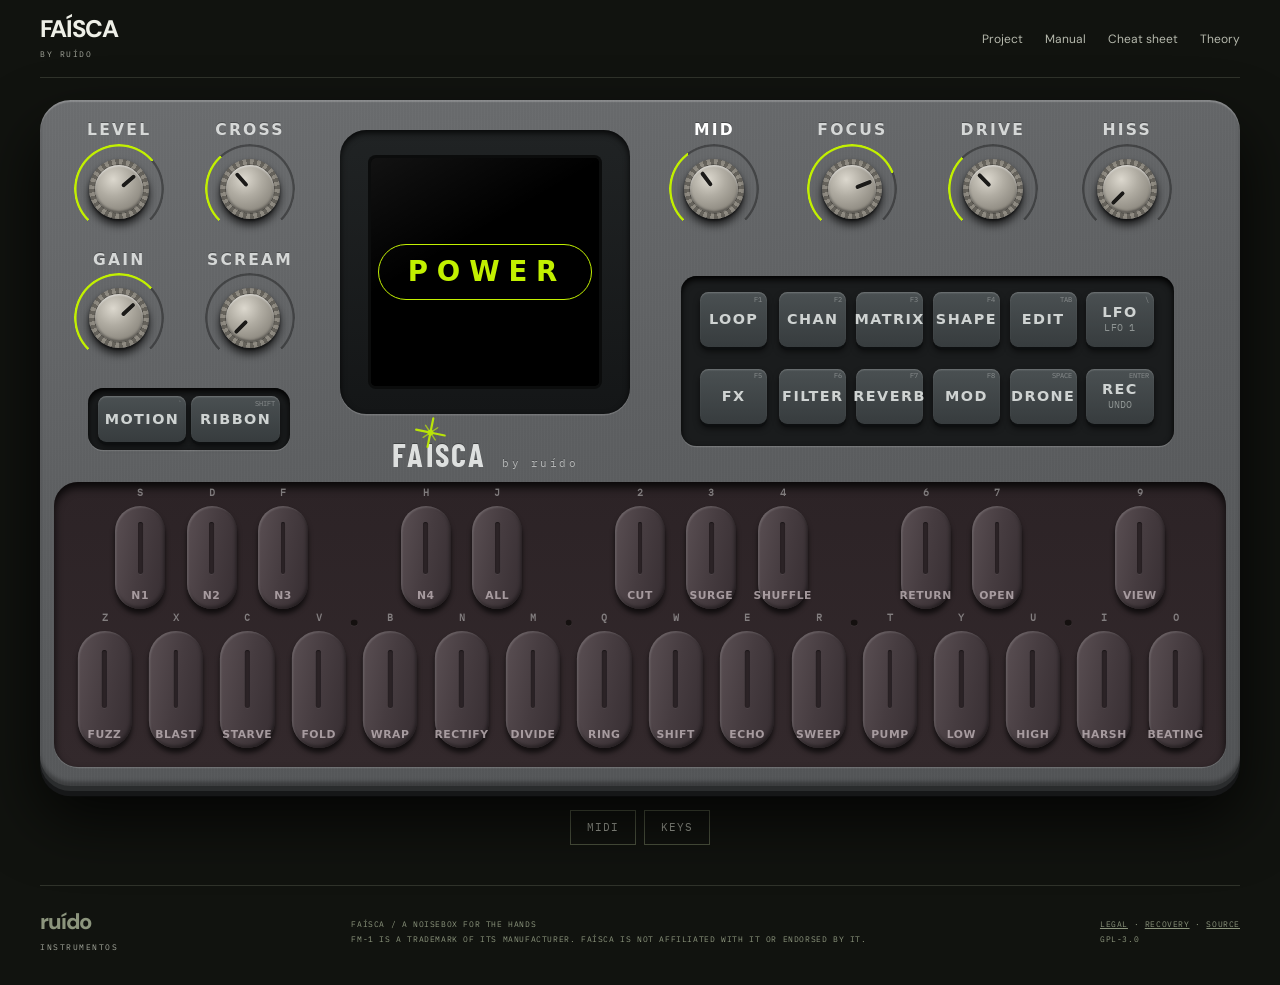
<file: play.html>
<!doctype html>
<!-- SPDX-License-Identifier: GPL-3.0-only  Copyright (C) 2026 Mario Baril -->
<html lang="en">
<head>
<meta charset="utf-8">
<meta name="viewport" content="width=device-width,initial-scale=1,viewport-fit=cover">
<meta name="description" content="FAÍSCA: a noisebox of four coupled feedback loops, played in the browser.">
<meta name="theme-color" content="#0a0a0a">
<title>FAÍSCA — play</title>
<link rel="icon" href="icon.svg" type="image/svg+xml">
<style>
/* the page around the instrument: the house style of ruído's instruments (fonts in fonts/, SIL OFL 1.1) */
@font-face{font-family:"DM Sans";src:url("fonts/DMSans.ttf") format("truetype");font-weight:100 1000;font-display:swap}
@font-face{font-family:"IBM Plex Mono";src:url("fonts/IBMPlexMono-Regular.ttf") format("truetype");font-weight:400;font-display:swap}
:root{
  --bg:#11130f;--ink:#eeefe7;--dim:#a3a69b;--faint:#8c957d;--line:#30332b;--edge:#4d5440;--lime:#c2f000;
  --plate-hi:#6b6d6f;--plate:#5d5f61;--plate-lo:#515355;--engrave:#e9ebea;
  --well:#1a1c1d;--kwell:#33292c;--pill-hi:#5a4f53;--pill:#463c40;--pill-lo:#372e32;
  --font:"Barlow Condensed","Arial Narrow","Roboto Condensed",system-ui,sans-serif;
  --sans:"DM Sans",Arial,sans-serif;
  --mono:"IBM Plex Mono",ui-monospace,Consolas,monospace;
}
*{box-sizing:border-box}
html,body{margin:0;background:var(--bg);color:var(--ink);font-family:var(--font);-webkit-tap-highlight-color:transparent}
body{min-height:100vh;min-height:100dvh;display:flex;flex-direction:column;
  padding:0 max(16px,env(safe-area-inset-right)) 0 max(16px,env(safe-area-inset-left));overflow-x:hidden}
.wrap{width:100%;max-width:1200px;min-width:0;margin:0 auto}
.pagehead{width:100%;max-width:1200px;margin:0 auto 22px;min-height:78px;display:flex;align-items:center;justify-content:space-between;gap:12px 24px;
  border-bottom:1px solid var(--line);flex-wrap:wrap;padding-block:10px}
.hbrand{font:800 24px/1.1 var(--sans);letter-spacing:-1px;color:var(--ink);text-decoration:none;display:inline-flex;flex-direction:column}
.hbrand small{font:8px/1.6 var(--mono);letter-spacing:1.5px;color:var(--dim);margin-top:6px}
.pagehead nav{display:flex;gap:22px;font:12px var(--sans);color:#b5b8ac;flex-wrap:wrap}
.pagehead nav a{color:inherit;text-decoration:none}
.pagehead nav a:hover{color:var(--ink)}
.pagehead a:focus-visible{outline:2px solid var(--lime);outline-offset:4px}
.stage{flex:1;display:flex;flex-direction:column;justify-content:center;width:100%}
.embedded body{padding:0;min-height:0}
.embedded .pagehead,.embedded .tools-bar,.embedded .panel,.embedded .foot{display:none!important}
.embedded .stage{justify-content:flex-start}
.dev{position:relative;width:100%;container-type:inline-size;border-radius:2.4cqw;
  background:
    repeating-linear-gradient(90deg,#ffffff05 0 1px,transparent 1px 3px),
    linear-gradient(170deg,var(--plate-hi),var(--plate) 45%,var(--plate-lo));
  box-shadow:inset 0 .15cqw .1cqw #ffffff38,inset 0 -.35cqw .3cqw #0000004d,0 .4cqw 0 #2a2c2d,0 .8cqw 0 #161718,0 2.5cqw 5cqw #000c;
  user-select:none;-webkit-user-select:none;touch-action:none}
.dev *{touch-action:none}
@font-face{font-family:"Faisca Logo";src:url("fonts/BarlowCondensed-Bold.ttf") format("truetype");font-weight:700;font-display:swap}
.logo{position:absolute;transform:translateX(-50%);display:flex;align-items:baseline;gap:1.3cqw;color:var(--engrave);
  text-shadow:0 -.06cqw 0 #0005;white-space:nowrap;pointer-events:none}
.logo b{font:700 2.7cqw/1 "Faisca Logo","Arial Narrow",sans-serif;letter-spacing:.07em;display:flex;opacity:.92}
.logo b span{position:relative}
.logo svg{position:absolute;left:50%;top:-.62em;width:.9em;height:.9em;margin-left:-.45em;overflow:visible}
.logo small{font:500 .95cqw/1 var(--mono);letter-spacing:.22em;opacity:.62}
.tall .logo b{font-size:4.2cqw}
.tall .logo small{font-size:1.5cqw}
.bezel{position:absolute;border-radius:2.2cqw;background:linear-gradient(#202324,#141617);
  box-shadow:inset 0 .25cqw .5cqw #000c,0 .12cqw 0 #ffffff22}
.glass{position:absolute;background:#000;border-radius:.4cqw;overflow:hidden;box-shadow:0 0 0 .25cqw #0b0c0c}
.glass canvas{display:block;width:100%;height:100%}
.glass:after{content:"";position:absolute;inset:0;pointer-events:none;
  background:linear-gradient(150deg,#ffffff12,transparent 38%)}
.power{position:absolute;inset:0;display:flex;align-items:center;justify-content:center;cursor:pointer;background:#000;border:0;padding:0;width:100%}
.power span{font:600 2.3cqw/1 var(--font);letter-spacing:.32em;color:var(--lime);padding:1.1cqw 2.1cqw 1.1cqw 2.4cqw;
  border:.15cqw solid var(--lime);border-radius:3cqw}
.power:focus-visible span{outline:.2cqw solid #fff;outline-offset:.4cqw}
.power.off{display:none}
.knob{position:absolute;transform:translate(-50%,-50%);cursor:ns-resize;outline:none}
.knob .lbl{position:absolute;left:50%;transform:translateX(-50%);font:600 1.3cqw/1 var(--font);letter-spacing:.14em;
  color:var(--engrave);opacity:.85;white-space:nowrap;text-shadow:0 -.06cqw 0 #0005}
.knob.focus .lbl{opacity:1;color:#fff}
.knob .arc{position:absolute;inset:0;border-radius:50%;
  background:conic-gradient(from 225deg,var(--arc) var(--a0),var(--arc2) var(--a0) var(--a1),var(--arc) var(--a1) 270deg,transparent 270deg);
  -webkit-mask:radial-gradient(circle,transparent 66%,#000 67.5% 72%,transparent 73.5%);mask:radial-gradient(circle,transparent 66%,#000 67.5% 72%,transparent 73.5%)}
.knob .knurl{position:absolute;border-radius:50%;
  background:radial-gradient(circle,#0000 62%,#0000003d 100%),repeating-conic-gradient(#8f8b82 0 7.5deg,#66635c 7.5deg 15deg);
  box-shadow:0 .5cqw .7cqw #000b,0 .15cqw .2cqw #0008;transition:box-shadow .25s}
.knob .cap{position:absolute;inset:10%;border-radius:50%;
  background:radial-gradient(circle at 38% 30%,#dcd8ce,#b0aca2 38%,#8a867d 78%,#75726a);
  box-shadow:inset 0 .1cqw .15cqw #fff8,inset 0 -.15cqw .2cqw #0006,0 0 0 .06cqw #00000059}
.knob .cap i{position:absolute;left:46%;top:6%;width:8%;height:36%;border-radius:999px;background:#1b1a18;
  box-shadow:0 0 0 .04cqw #ffffff30;transform-origin:50% 122.2%;transform:rotate(calc(var(--v)*270deg - 135deg))}
.knob.modded .lbl:after{content:"";display:inline-block;width:.6cqw;height:.6cqw;margin-left:.5cqw;border-radius:50%;background:var(--lime);vertical-align:middle}
.knob.turning .knurl{box-shadow:0 0 0 .35cqw #c2f000aa,0 0 2.2cqw #c2f00066,0 .5cqw .7cqw #000b}
.knob:focus-visible .knurl{outline:.2cqw solid #fff;outline-offset:.5cqw}
.touch{position:fixed;width:44px;height:44px;margin:-22px 0 0 -22px;border-radius:50%;border:2px solid #fff;background:#ffffff22;
  pointer-events:none;z-index:50;transition:opacity .35s,transform .35s}
.touch.up{opacity:0;transform:scale(1.6)}
.well{position:absolute;border-radius:1.3cqw;background:var(--well);
  box-shadow:inset 0 .3cqw .5cqw #000,0 .1cqw 0 #ffffff26}
.btn{position:absolute;display:flex;flex-direction:column;align-items:center;justify-content:center;gap:.3cqw;cursor:pointer;
  border-radius:.7cqw;color:#cfd3d2;background:linear-gradient(#4a5052,#373c3e);
  box-shadow:inset 0 .1cqw .1cqw #ffffff30,0 .25cqw 0 #0d0f10,0 .35cqw .5cqw #0009;outline:none}
.btn b{font:700 1.2cqw/1 var(--font);letter-spacing:.1em;white-space:nowrap}
.btn small{font:500 .85cqw/1 var(--mono);color:#8f9594;letter-spacing:.02em;white-space:nowrap}
.btn i.kc{position:absolute;top:.3cqw;right:.4cqw;font:500 .62cqw/1 var(--mono);font-style:normal;color:#e9ebea;opacity:.4}
.btn.down{transform:translateY(.2cqw);box-shadow:inset 0 .2cqw .35cqw #000a,0 .05cqw 0 #0d0f10}
.btn.lit{color:var(--lime);box-shadow:inset 0 0 0 .14cqw var(--lime),0 .25cqw 0 #0d0f10,0 0 1.3cqw #c2f00055}
.btn.lit small{color:#d4f06a}
.btn.latched{outline:.15cqw dashed var(--lime);outline-offset:.35cqw}
.btn:focus-visible{outline:.2cqw solid #fff;outline-offset:.3cqw}
.kwell{position:absolute;border-radius:2cqw;background:linear-gradient(#2c2326,var(--kwell));
  box-shadow:inset 0 .45cqw .7cqw #000c,0 .1cqw 0 #ffffff26}
.dot{position:absolute;width:.55cqw;height:.55cqw;border-radius:50%;background:#14100f;transform:translate(-50%,-50%);
  box-shadow:0 .05cqw 0 #ffffff1c}
.pad{position:absolute;transform:translateX(-50%);border-radius:5cqw;cursor:pointer;
  background:linear-gradient(100deg,var(--pill-hi),var(--pill) 50%,var(--pill-lo));
  box-shadow:inset .12cqw .12cqw .15cqw #ffffff24,inset -.1cqw -.2cqw .3cqw #0006,0 .4cqw .45cqw #000a}
.pad i{position:absolute;left:calc(50% - .2cqw);top:16%;width:.4cqw;height:50%;border-radius:.3cqw;background:#2b2326;
  box-shadow:inset 0 .05cqw .1cqw #000a,0 .05cqw 0 #ffffff1a}
.pad span{position:absolute;left:-40%;right:-40%;bottom:7%;text-align:center;font:600 .9cqw/1.05 var(--font);letter-spacing:.05em;color:#b8acb0;opacity:.85}
.pad b{position:absolute;left:0;right:0;top:-1.5cqw;text-align:center;font:600 .85cqw/1 var(--mono);color:#e9ebea;opacity:.45}
.pad.down{transform:translate(-50%,.22cqw);box-shadow:inset 0 .3cqw .4cqw #0009}
.pad.lit i{background:var(--lime);box-shadow:0 0 1cqw #c2f000cc}
.pad.dim i{background:#c2f00055;box-shadow:none}
.btn.dim{color:#a9c23c;box-shadow:inset 0 0 0 .14cqw #c2f00055,0 .25cqw 0 #0d0f10}
.pad.lit span{color:var(--lime);opacity:1}
.tall .pad span{font-size:2.5cqw;bottom:4%}
.tall .pad b,.tall .btn i.kc{display:none}
.tall .btn{gap:.8cqw}
.tall .btn b{font-size:2.8cqw;letter-spacing:.06em}
.tall .btn small{font-size:2cqw}
.tall .knob .lbl{font-size:3.1cqw}
.learn{outline:.25cqw dashed var(--lime)!important;outline-offset:.4cqw}
.arming .dev{cursor:crosshair}

/* below the plate: the links, and the panels they open */
.tools-bar{margin-top:24px;display:flex;flex-wrap:wrap;gap:8px;justify-content:center}
.tools-bar button{font:11px/1 var(--mono);letter-spacing:1px;color:var(--dim);background:none;border:1px solid var(--edge);padding:11px 16px;cursor:pointer}
.tools-bar button:hover{color:var(--ink);border-color:var(--ink)}
.tools-bar button[aria-expanded="true"]{color:var(--ink);border-color:var(--ink)}
.tools-bar button:focus-visible{outline:2px solid var(--lime);outline-offset:4px}
.panel{margin:22px auto 0;width:100%;max-width:1200px;border-top:1px solid var(--line);padding:22px 0 4px;font:400 12px/1.6 var(--mono);color:var(--dim)}
.panel[hidden]{display:none}
.panel h2{font:700 30px/1 var(--font);letter-spacing:0;text-transform:uppercase;color:var(--ink);margin:0 0 16px}
.panel h3{font:400 10px/1 var(--mono);letter-spacing:1.2px;color:#aeb49e;margin:24px 0 12px}
.foot{width:100%;max-width:1200px;margin:40px auto 0;display:flex;justify-content:space-between;gap:20px;align-items:center;flex-wrap:wrap;
  border-top:1px solid var(--line);padding-block:24px 32px;font:8px/1.9 var(--mono);color:var(--faint);letter-spacing:.6px;text-transform:uppercase}
.foot .hbrand{font-size:22px;text-transform:none;letter-spacing:-1px}
.foot a{color:inherit}
.cols{display:grid;grid-template-columns:repeat(auto-fit,minmax(min(100%,320px),1fr));gap:8px 40px}
.ports{display:flex;flex-wrap:wrap;gap:12px 22px;align-items:end}
.ports label{display:flex;flex-direction:column;gap:8px;font:400 10px/1 var(--mono);letter-spacing:1.2px;color:#aeb49e;min-width:0}
select,.panel button{font:400 12px/1 var(--mono);color:var(--ink);background:#181b14;border:1px solid var(--edge);border-radius:0;padding:9px 11px;max-width:100%}
select{min-width:9em;max-width:min(100%,22em)}
.panel button{cursor:pointer;letter-spacing:.08em}
.panel button:hover{border-color:#56605c}
.panel button.on{color:var(--lime);border-color:var(--lime)}
select:focus-visible,.panel button:focus-visible{outline:1px solid #fff;outline-offset:2px}
.tools{display:flex;flex-wrap:wrap;gap:8px}
.state{margin:10px 0 0;min-height:1.5em;color:var(--dim)}
.state.on{color:var(--lime)}
.act{display:inline-flex;align-items:center;gap:8px;font:500 12px/1 var(--mono);color:var(--dim);padding-bottom:9px}
.act i{width:8px;height:8px;border-radius:50%;background:#2a2f2d}
.act.on i{background:var(--lime)}
table{width:100%;border-collapse:collapse;font:500 13px/1.4 var(--mono)}
th{text-align:left;font:400 9px/1 var(--mono);letter-spacing:1px;color:var(--faint);padding:0 8px 10px 0;border-bottom:1px solid #485337}
td{padding:8px 8px 8px 0;border-bottom:1px solid var(--line);vertical-align:top;color:#b9bdaf}
td:first-child{white-space:nowrap;color:var(--ink)}
td.x{width:1%;padding-right:0}
td.x button{padding:4px 8px}
.empty td{color:var(--faint)}
kbd{font:500 12px/1 var(--mono);color:var(--ink);border:1px solid #333a37;border-bottom-width:2px;border-radius:3px;padding:2px 5px;white-space:nowrap}
/* phones in landscape: the page's head becomes a narrow column beside the instrument, which takes the height */
@media (orientation:landscape) and (max-height:560px){
  body{flex-direction:row;flex-wrap:wrap;align-items:flex-start}
  .pagehead{width:118px;max-width:118px;flex-direction:column;align-items:flex-start;justify-content:flex-start;margin:0 14px 0 0;
    min-height:0;padding:max(10px,env(safe-area-inset-top)) 0 10px;border-bottom:0;border-right:1px solid var(--line);
    position:sticky;top:0;gap:14px}
  .pagehead nav{flex-direction:column;gap:9px}
  .stage{flex:1;min-width:0;padding-top:max(8px,env(safe-area-inset-top))}
  .foot{flex-basis:100%}
}
.dev{margin-inline:auto}
@media (max-width:480px){.panel{font-size:12px}table{font-size:12px}select{min-width:0;width:100%}.ports label{flex:1 1 40%}}
</style>
</head>
<body>
<script>if(window.self!==window.top)document.documentElement.classList.add("embedded");</script>
<header class="pagehead">
  <a class="hbrand" href="index.html" target="_top">FAÍSCA<small>BY RUÍDO</small></a>
  <nav aria-label="Site"><a href="index.html" target="_top">Project</a><a href="manual.html" target="_top">Manual</a><a href="cheatsheet.html" target="_top">Cheat sheet</a><a href="theory.html" target="_top">Theory</a></nav>
</header>
<div class="stage">
<div class="wrap">
  <div class="dev" id="dev" role="application" aria-label="FAÍSCA"></div>
  <div class="tools-bar">
    <button type="button" id="tg-midi" aria-expanded="false" aria-controls="midi">MIDI</button>
    <button type="button" id="tg-keys" aria-expanded="false" aria-controls="keys">KEYS</button>
  </div>

  <section class="panel" id="midi" hidden aria-label="MIDI">
    <h2>MIDI</h2>
    <div class="ports">
      <label>INPUT<select id="m-in"></select></label>
      <label>OUTPUT<select id="m-out"></select></label>
      <label>CHANNEL<select id="m-ch"></select></label>
      <span class="act" id="m-act"><i></i><span id="m-last">NO MESSAGE</span></span>
    </div>
    <p class="state" id="m-status"></p>
    <div class="cols">
      <div>
        <h3>LEARNED</h3>
        <div class="tools">
          <button type="button" id="m-learn">LEARN</button>
          <button type="button" id="m-clear">CLEAR</button>
          <button type="button" id="m-export">EXPORT</button>
          <button type="button" id="m-import">IMPORT</button>
          <input type="file" id="m-file" accept="application/json,.json" hidden>
        </div>
        <p class="state" id="m-learnstate">ALT-CLICK A CONTROL, OR PRESS LEARN</p>
        <table><thead><tr><th>MIDI</th><th>CONTROL</th><th></th></tr></thead><tbody id="m-list"></tbody></table>
      </div>
      <div>
        <h3>FIXED MAP</h3>
        <table><thead><tr><th>MIDI</th><th>CONTROL</th></tr></thead><tbody id="m-fixed"></tbody></table>
      </div>
    </div>
  </section>

  <section class="panel" id="keys" hidden aria-label="Computer keyboard">
    <h2>KEYS</h2>
    <div class="cols">
      <table><thead><tr><th>KEY</th><th>CONTROL</th></tr></thead><tbody>
        <tr><td><kbd>Z</kbd> <kbd>S</kbd> <kbd>X</kbd> &hellip; <kbd>/</kbd></td><td>PADS 1&ndash;17</td></tr>
        <tr><td><kbd>Q</kbd> <kbd>2</kbd> <kbd>W</kbd> &hellip; <kbd>O</kbd></td><td>PADS 13&ndash;27</td></tr>
        <tr><td><kbd>SPACE</kbd></td><td>DRONE</td></tr>
        <tr><td><kbd>SHIFT</kbd></td><td>RIBBON (HELD)</td></tr>
        <tr><td><kbd>TAB</kbd></td><td>EDIT (TAP: BASE &middot; HELD 1 S: DICE)</td></tr>
        <tr><td><kbd>ENTER</kbd></td><td>REC (TAP: UNDO &middot; HELD 1 S: SETUP)</td></tr>
        <tr><td><kbd>CAPS</kbd></td><td>FX (HELD)</td></tr>
        <tr><td><kbd>\</kbd></td><td>LFO (HELD)</td></tr>
        <tr><td><kbd>`</kbd></td><td>MOTION (HELD)</td></tr>
      </tbody></table>
      <table><thead><tr><th>KEY</th><th>CONTROL</th></tr></thead><tbody>
        <tr><td><kbd>F1</kbd>&ndash;<kbd>F4</kbd></td><td>LOOP CHAN MATRIX SHAPE</td></tr>
        <tr><td><kbd>F5</kbd>&ndash;<kbd>F8</kbd></td><td>FX FILTER REVERB MOD</td></tr>
        <tr><td><kbd>&uarr;</kbd> <kbd>&darr;</kbd></td><td>TURN THE LAST KNOB (SHIFT: &times;4)</td></tr>
        <tr><td><kbd>&larr;</kbd> <kbd>&rarr;</kbd></td><td>NEXT KNOB</td></tr>
        <tr><td>DRAG, WHEEL</td><td>TURN A KNOB</td></tr>
        <tr><td>RIGHT-CLICK</td><td>LATCH A HELD BUTTON</td></tr>
        <tr><td>ALT-CLICK</td><td>MIDI LEARN</td></tr>
      </tbody></table>
    </div>
  </section>
</div>
</div>
<footer class="foot"><a class="hbrand" href="https://usina.ruido.art.br" target="_top">ruído<small>INSTRUMENTOS</small></a><span>FAÍSCA / A NOISEBOX FOR THE HANDS<br>FM-1 is a trademark of its manufacturer. FAÍSCA is not affiliated with it or endorsed by it.</span><span><a href="legal.html" target="_top">LEGAL</a> · <a href="recovery.html" target="_top">RECOVERY</a> · <a href="https://github.com/mbbaril/faisca" target="_top">SOURCE</a><br>GPL-3.0</span></footer>
<script>
"use strict";
const WORKLET_SRC = "// SPDX-License-Identifier: GPL-3.0-only\n// Copyright (C) 2026 Mario Baril\n// The audio thread: the core runs here, as on the device's audio interrupt and control task.\nclass Faisca extends AudioWorkletProcessor {\n  constructor(options) {\n    super();\n    const o = options.processorOptions;\n    this.x = new WebAssembly.Instance(new WebAssembly.Module(o.wasm), {}).exports;\n    this.mem = this.x.memory;\n    this.x.nb_init(sampleRate);\n    if (o.store) {\n      new Uint8Array(this.mem.buffer, this.x.nb_store_ptr(), this.x.nb_store_size()).set(o.store);\n      this.x.nb_store_load();\n    }\n    this.keys = 0; this.buttons = 0; this.keyPulse = 0; this.btnPulse = 0;\n    this.port.onmessage = (e) => {\n      const m = e.data;\n      /* a press shorter than an audio block still reaches the core: held until it is read once */\n      if (m.keys !== undefined) { this.keys = m.keys >>> 0; this.keyPulse |= this.keys; }\n      if (m.buttons !== undefined) { this.buttons = m.buttons >>> 0; this.btnPulse |= this.buttons; }\n      if (m.turn) this.x.nb_turn(m.turn[0], m.turn[1]);\n      if (m.pot !== undefined) this.x.nb_set_pot(m.pot);\n      if (m.midi) this.x.nb_midi(m.midi[0], m.midi[1] | 0, m.midi[2] | 0);\n      if (m.midiCh !== undefined) this.x.nb_set_midi_ch(m.midiCh | 0);\n    };\n  }\n  str(ptr) {\n    const m = new Uint8Array(this.mem.buffer, ptr, 32);\n    let s = '';\n    for (let i = 0; i < 32 && m[i]; i++) s += String.fromCharCode(m[i]);\n    return s;\n  }\n  process(inputs, outputs) {\n    const out = outputs[0], L = out[0], R = out[1] || out[0], n = L.length;\n    const x = this.x;\n    x.nb_set_keys((this.keys | this.keyPulse) >>> 0);\n    x.nb_set_buttons((this.buttons | this.btnPulse) >>> 0);\n    this.keyPulse = 0; this.btnPulse = 0;\n    const done = x.nb_process(n);\n    const a = new Float32Array(this.mem.buffer, x.nb_audio(), 2 * n);\n    for (let i = 0; i < n; i++) { L[i] = a[2 * i]; R[i] = a[2 * i + 1]; }\n    if (done) {\n      const scr = new Uint16Array(this.mem.buffer, x.nb_screen(), 240 * 240).slice();\n      const leds = new Uint8Array(this.mem.buffer, x.nb_leds(), 41).slice();\n      const slots = [0, 1, 2, 3, 4, 5, 6].map((e) => [x.nb_slot_v(e), x.nb_slot_k(e), this.str(x.nb_slot_l(e)), x.nb_slot_m(e)]);\n      const state = [0, 1, 2, 3, 4, 5, 6, 7, 8, 9, 10].map((k) => x.nb_state(k));\n      const msg = { scr, leds, slots, state, page: this.str(x.nb_name(5, state[5])) };\n      if (x.nb_store_take()) msg.store = new Uint8Array(this.mem.buffer, x.nb_store_ptr(), x.nb_store_size()).slice();\n      this.port.postMessage(msg, [scr.buffer]);\n    }\n    return true;\n  }\n}\nregisterProcessor('faisca', Faisca);\n";
const WASM_B64="AGFzbQEAAAABsAEZYAJ/fwF/YAABf2ADf39/AX9gAX0AYAAAYAF/AGACf38AYAN/f38AYAF/AX9gAX8BfWAAAX1gAn99AGAFf39/f38AYAZ/f39/f38AYA9/f39/f39/f39/f39/fX8AYAJ/fwF9YAR/f39/AGADf399AGAGf399f39/AGAFf399f38Bf2ABfQF9YAR/f399AGAJf39/f39/f39/AX9gB399fX19fX8AYAd/f39/fX9/AANTUgIDAQEEAQUFBgcFBQgBAQEJCAkJCAgKAAsMBQ0GDgUHCAgICAgICAgABwAPDwUGBgYQBgYQCBEHBwkGEgcRBQ0TFBIVBgYMFgwXDQwCBgIQGAIEBQFwAQICBQMBABAGCAF/[base64]/[base64]/wcgAEH/B0gbIgBBACAAQQBKGzsB9uiHgAALMAACQCAAQRBLDQBBAC0ApN6HgAAgAEYNAEEAQQE2Aqjjh4AAQQAgADoApN6HgAALC40EBAF+AX0BfgJ/[base64]/[base64]/Hs2Asi4AyAAQYCAgPx7NgLQtAMgAEEBNgKsswMgAELkvo2L8KHRx+QANwKIogMgAEG5893xeTYC/KEDIAAgATgC6MADIABBvLgDakGAgID8ezYCACAAQbC4A2pBgICA/Hs2AgAgAEGkuANqQYCAgPx7NgIAIABBmLgDakGAgID8ezYCACAAQYy4A2pBgICA/Hs2AgAgAEGAuANqQYCAgPx7NgIAIABB9LcDakGAgID8ezYCACAAQei3A2pBgICA/Hs2AgAgAEHctwNqQYCAgPx7NgIAIABB0LcDakGAgID8ezYCACAAQcS3A2pBgICA/Hs2AgAgAEG4twNqQYCAgPx7NgIAIABBrLcDakGAgID8ezYCACAAQaC3A2pBgICA/Hs2AgAgAEGUtwNqQYCAgPx7NgIAIABBiLcDakGAgID8ezYCACAAQfy2A2pBgICA/Hs2AgAgAEHwtgNqQYCAgPx7NgIAIABB5LYDakGAgID8ezYCACAAQdi2A2pBgICA/Hs2AgAgAEHMtgNqQYCAgPx7NgIAIABBwLYDakGAgID8ezYCACAAQbS2A2pBgICA/Hs2AgAgAEGotgNqQYCAgPx7NgIAIABBnLYDakGAgID8ezYCACAAQZC2A2pBgICA/Hs2AgAgAEGEtgNqQYCAgPx7NgIAIABB+LUDakGAgID8ezYCACAAQey1A2pBgICA/Hs2AgAgAEHgtQNqQYCAgPx7NgIAIABB1LUDakGAgID8ezYCACAAQci1A2pBgICA/Hs2AgAgAEG8tQNqQYCAgPx7NgIAIABBsLUDakGAgID8ezYCACAAQaS1A2pBgICA/Hs2AgAgAEGYtQNqQYCAgPx7NgIAIABBjLUDakGAgID8ezYCACAAQYC1A2pBgICA/Hs2AgAgAEH0tANqQYCAgPx7NgIAIABB6LQDakGAgID8ezYCACAAQdy0A2pBgICA/[base64]/AM2AgAgAEHwjAFqQYCAgPwDNgIAIABB9IABakGAgID8AzYCACAAQdSAAWpBzZmz7gM2AgAgAEHk0QFqQQA2AgAgAEG00QFqQYCAgPwDNgIAIABB9NEBakEANgIAIABBxNEBakGAgID8AzYCACAAQfiNAWpCgICA/IOAgMA/NwIAIABB8I0BakKAgID8g4CAwD83AgAgAEGwgQFqQYCAoJoENgIAIABBoIEBakGAgKCaBDYCACAAQdjRAWpBADYCACAAQajRAWpBgICA/AM2AgAgAEH0jAFqQYCAgPwDNgIAIABB+IABakGAgID8AzYCACAAQdiAAWpBzZmz7gM2AgAgAEHo0QFqQQA2AgAgAEG40QFqQYCAgPwDNgIAIABB+NEBakEANgIAIABByNEBakGAgID8AzYCACAAQYiOAWpCgICA/IOAgMA/NwIAIABBgI4BakKAgID8g4CAwD83AgAgAEG0gQFqQYCAoJoENgIAIABBpIEBakGAgKCaBDYCACAAQdzRAWpBADYCACAAQazRAWpBgICA/AM2AgAgAEH4jAFqQYCAgPwDNgIAIABB/IABakGAgID8AzYCACAAQdyAAWpBzZmz7gM2AgAgAEHs0QFqQQA2AgAgAEG80QFqQYCAgPwDNgIAIABB/NEBakEANgIAIABBzNEBakGAgID8AzYCACAAQZiOAWpCgICA/IOAgMA/NwIAIABBkI4BakKAgID8g4CAwD83AgAgAEG4gQFqQYCAoJoENgIAIABBqIEBakGAgKCaBDYCACAAQeDRAWpBADYCACAAQbDRAWpBgICA/AM2AgAgAEH8jAFqQYCAgPwDNgIAIABBgIEBakGAgID8AzYCACAAQeCAAWpBzZmz7gM2AgAgAEHw0QFqQQA2AgAgAEHA0QFqQYCAgPwDNgIAIABBgNIBakEANgIAIABB0NEBakGAgID8AzYCACAAQfzTAWpBgICA/AM2AgAgAEH00gFqQYCAgPwDNgIAIABBqI4BakKAgID8g4CAwD83AgAgAEGgjgFqQoCAgPyDgIDAPzcCACAAQeDTAWpCgICXo4SAyMTEADcCACAAQdjTAWpCgIDZoISA8JzEADcCACAAQbCOAWpBgICA/AM2AgAgAEHsggFqQYCAgPwDNgIAIABB3IIBakGC0e6/AzYCACAAQdSCAWpC44+j+9OQn4g+NwIAIABBzIIBakKAgICAsJHbqz83AgAgAEHEggFqQo+W1PbLlNy+v383AgAgAEG8ggFqQoCAgPyjo5SFPzcCACAAQbSCAWpC0vD6+sPro9E/NwIAIABBrIIBakKAgID88/qoyD83AgAgAEGkggFqQomDgfzjnd+/PzcCACAAQZyCAWpCkoaC/LO7vr8/NwIAIABB8IIBakGAgID8AzYCACAAQeCCAWpBgtHuvwM2AgAgAEH0ggFqQYCAgPwDNgIAIABB5IIBakGC0e6/AzYCACAAQfiCAWpBgICA/AM2AgAgAEHoggFqQYLR7r8DNgIAC7DPAg4BfwV9AX8GfQV/BH0NfwJ9An8BfQJ/CH0JfxJ9I4CAgIAAQfABayIFJICAgIAAQwAAAAAhBkMAAAAAIQcCQEMAAIC/IAAqAujAAyIIQwrXIzyUIgmVQ2WquD+UIgpDAADwwV0NAAJAAkBDAADwQSAKIApDAADwQV4bIgpDAACAQpIiB4tDAAAAT11FDQAgB6ghCwwBC0GAgICAeCELCyAKIAtBQGqykyIKIAogCkOT8589lENXjWc+kpRDOvcxP5KUQwAAgD+SIAtBF3RBgICA/AFqvpQhBwsCQEMAAIC/IAhDbxKDOpSVQ2WquD+UIgpDAADwwV0NAAJAAkBDAADwQSAKIApDAADwQV4bIgpDAACAQpIiBotDAAAAT11FDQAgBqghCwwBC0GAgICAeCELCyAKIAtBQGqykyIKIAogCkOT8589lENXjWc+kpRDOvcxP5KUQwAAgD+SIAtBF3RBgICA/AFqvpQhBgtDAAAAACEMQwAAAAAhDQJAQwAAgL8gCEMK16M7lJVDZaq4P5QiCkMAAPDBXQ0AAkACQEMAAPBBIAogCkMAAPBBXhsiCkMAAIBCkiIOi0MAAABPXUUNACAOqCELDAELQYCAgIB4IQsLIAogC0FAarKTIgogCiAKQ5Pznz2UQ1eNZz6SlEM69zE/kpRDAACAP5IgC0EXdEGAgID8AWq+lCENCwJAQwAAgL8gCEMK16M8lJVDZaq4P5QiCkMAAPDBXQ0AAkACQEMAAPBBIAogCkMAAPBBXhsiCkMAAIBCkiIOi0MAAABPXUUNACAOqCELDAELQYCAgIB4IQsLIAogC0FAarKTIgogCiAKQ5Pznz2UQ1eNZz6SlEM69zE/kpRDAACAP5IgC0EXdEGAgID8AWq+lCEMC0MAAAAAIQpDAAAAACEPAkBDAACAvyAIQ5qZGT6UlUNlqrg/lCIOQwAA8MFdDQACQAJAQwAA8EEgDiAOQwAA8EFeGyIOQwAAgEKSIhCLQwAAAE9dRQ0AIBCoIQsMAQtBgICAgHghCwsgDiALQUBqspMiDiAOIA5Dk/OfPZRDV41nPpKUQzr3MT+SlEMAAIA/kiALQRd0QYCAgPwBar6UIQ8LAkBDAACAvyAIQwrXIz2UlUNlqrg/lCIOQwAA8MFdDQACQAJAQwAA8EEgDiAOQwAA8EFeGyIKQwAAgEKSIg6LQwAAAE9dRQ0AIA6oIQsMAQtBgICAgHghCwsgCiALQUBqspMiCiAKIApDk/OfPZRDV41nPpKUQzr3MT+SlEMAAIA/[base64]/AFqvpQhDgtDAACAPyAOkyEOCyAAIBE4ArSzAwJAAkAgAi0AHA0AIAAoAoDgASELDAELIAJBADoAHAJAAkAgCEMAAAAAQwAAAEAgASoCsAMiCiAKQwAAAEBeGyAKQwAAAABdG0PNzEw/lEMAAMA/[base64]/NsBaioCAEN3zCsyXUUNACALQQRyIAsgAEH43wFqKAIAQQFIGyELCwJAAkAgAEGA3AFqKgIAQ3fMKzJdRQ0AIABB/[base64]/[base64]/kpRDAACAP5IgC0EXdEGAgID8AWq+lCEKCyACQQA6ABQgAEHYjAFqIAo4AgALAkACQCACKAIADQBDAAAAACEKDAELQwAAAABDAACAPyACKAIEGyEKCyAAIAo4AtjfAQJAAkAgBEEASg0AIAAoAszAAyEUDAELIABBmKIDaiEVIABBhIABaiEWQwAAgD8gB5MhF0MAAIA/[base64]/CdTyUlUNlqrg/lCIGQwAA8MFdDQACQAJAQwAA8EEgBiAGQwAA8EFeGyIKQwAAgEKSIgaLQwAAAE9dRQ0AIAaoIQsMAQtBgICAgHghCwsgCiALQUBqspMiCiAKIApDk/OfPZRDV41nPpKUQzr3MT+SlEMAAIA/kiALQRd0QYCAgPwBar6UIQoLIABDAACAPyAKkyIHOAK8swMgByEKAkAgCENSuN4+lCIGQ4/CdTxdDQACQEMAAIBBIBAgBpSVIgpDzczMPV1FDQAgCkMAAIA/IAogCkOrqiq+lEMAAAA/kpSTlCEKDAELQwAAAAAhBgJAIApDZaq4v5QiCkMAAPDBXQ0AAkACQEMAAPBBIAogCkMAAPBBXhsiCkMAAIBCkiIGi0MAAABPXUUNACAGqCELDAELQYCAgIB4IQsLIAogC0FAarKTIgogCiAKQ5Pznz2UQ1eNZz6SlEM69zE/kpRDAACAP5IgC0EXdEGAgID8AWq+lCEGC0MAAIA/IAaTIQoLIAAgCjgCwLMDIAchBgJAIAhDuB6FPpQiCkOPwnU8XSILDQACQEMAAIBBIBAgCpSVIgZDzczMPV1FDQAgBkMAAIA/IAYgBkOrqiq+lEMAAAA/kpSTlCEGDAELQwAAAAAhDgJAIAZDZaq4v5QiBkMAAPDBXQ0AAkACQEMAAPBBIAYgBkMAAPBBXhsiBkMAAIBCkiIOi0MAAABPXUUNACAOqCESDAELQYCAgIB4IRILIAYgEkFAarKTIgYgBiAGQ5Pznz2UQ1eNZz6SlEM69zE/kpRDAACAP5IgEkEXdEGAgID8AWq+lCEOC0MAAIA/[base64]/AFqvpQhCQtDAACAPyAJkyEOCyAAIA44AsizAyAHIQ4CQCALDQACQEMAAIBBIBAgCpSVIg5DzczMPV1FDQAgDkMAAIA/IA4gDkOrqiq+lEMAAAA/kpSTlCEODAELQwAAAAAhCQJAIA5DZaq4v5QiDkMAAPDBXQ0AAkACQEMAAPBBIA4gDkMAAPBBXhsiDkMAAIBCkiIJi0MAAABPXUUNACAJqCELDAELQYCAgIB4IQsLIA4gC0FAarKTIg4gDiAOQ5Pznz2UQ1eNZz6SlEM69zE/kpRDAACAP5IgC0EXdEGAgID8AWq+lCEJC0MAAIA/IAmTIQ4LIAAgDjgCzLMDIAchDgJAIAZDKVwPPSAGQylcDz1eGyIGQ4/CdTxdDQACQEMAAIBBIBAgBpSVIgZDzczMPV1FDQAgBkMAAIA/IAYgBkOrqiq+lEMAAAA/kpSTlCEODAELQwAAAAAhDgJAIAZDZaq4v5QiBkMAAPDBXQ0AAkACQEMAAPBBIAYgBkMAAPBBXhsiBkMAAIBCkiIOi0MAAABPXUUNACAOqCELDAELQYCAgIB4IQsLIAYgC0FAarKTIgYgBiAGQ5Pznz2UQ1eNZz6SlEM69zE/kpRDAACAP5IgC0EXdEGAgID8AWq+lCEOC0MAAIA/[base64]/AFqvpQhDgtDAACAPyAOkyEGCyAAIAY4AtizAwJAIApDCtcjPF5FDQACQEMAAIA/IBAgCpSVIgpDzczMPV1FDQAgCkMAAIA/IAogCkOrqiq+lEMAAAA/kpSTlCEGDAELQwAAAAAhBgJAIApDZaq4v5QiCkMAAPDBXQ0AAkACQEMAAPBBIAogCkMAAPBBXhsiCkMAAIBCkiIGi0MAAABPXUUNACAGqCELDAELQYCAgIB4IQsLIAogC0FAarKTIgogCiAKQ5Pznz2UQ1eNZz6SlEM69zE/kpRDAACAP5IgC0EXdEGAgID8AWq+lCEGC0MAAIA/[base64]/AFqvpQhBgsgAEMAAIA/IAaTOALgswMCQEMAAIDBIBBDAABAQJSVQ2WquD+UIgZDAADwwV0NAAJAAkBDAADwQSAGIAZDAADwQV4bIgpDAACAQpIiBotDAAAAT11FDQAgBqghCwwBC0GAgICAeCELCyAKIAtBQGqykyIKIAogCkOT8589lENXjWc+kpRDOvcxP5KUQwAAgD+SIAtBF3RBgICA/AFqvpQhCgsgAEMAAIA/IAqTOALkswNDAAAAACEKAkBDAACAwSAQQ28SAzyUlUNlqrg/lCIGQwAA8MFdDQACQAJAQwAA8EEgBiAGQwAA8EFeGyIKQwAAgEKSIgaLQwAAAE9dRQ0AIAaoIQsMAQtBgICAgHghCwsgCiALQUBqspMiCiAKIApDk/OfPZRDV41nPpKUQzr3MT+SlEMAAIA/[base64]/[base64]/[base64]/IAuylSIIQwAAgL2SQzMzbUKUQwAAPEKSIQYgCEMAAIBBlEMAAIC/kkOJiIg9lEMAAIA/kiEwQQAhC0MAAAAAIQlBciESQbiEASETQQAhNwNAQwAAAAAhCgJAIAEgEmoiOEGtA2otAABFDQAgASATakGE/X5qKgIAIQoLAkACQAJAAkACQCASQQ5qIi1Bd2oOBQACAgIBAgtBASEuIAAqApzTAUOsxSc3Xg0CQQAhLgwCCyAAKgKk0wFDrMUnN14hLkMAAIA/IQhBACEUDAILQwAAgD8hCEEAIS5BACEUIC1BC0sNAQsCQCAAIAtqQbzEAWoqAgBDAAAAAF5FDQBDAAAAQCEIQQEhFAwBC0MAAIA/[base64]//wNxIS5BACELA0ACQCASQX9zIC5xQQEgJiALai0AACITdCItcUUNACAAIBIgLXIiEjsBxLQDIAYgBUGAAWogE0ECdGoqAgAiCJMhBiAAIBNBBHRqQbiEAWoqAgBDF7fROF5FDQAgCSAIkiEJCyALQXNGDQEgC0F/aiELIAZDAAC+Ql4NAAsLQQAhCwNAAkAgEkEBICUgC2otAAAiE3QiLXFB//8DcUUNACAGIAVBgAFqIBNBAnRqKgIAkiIIQwAAtEJfRQ0AIAAgEiAtQX9zcSISOwHEtAMgCCEGCyALQQFqIgtBDkcNAAtBACELIABBADYCuLQDIAAgCSAGkiIKOALItAMgACAKQwAAvkJeIjg2ArS0AyASQf//[base64]/LQAAIDhGDQAgFEEDOgAAAkAgOEUNACAuKgIAQwAAAABcDQAgEkELSw0AID5BvMQBaioCAEMAAAAAXA0AQcB7IRMDQCAtIBNqIgtB/[base64]/[base64]/QwAAgD9DAACAP0MAAIA/QwAAgD9DAACAP0MAAIA/QwAAgD9DAACAP0MAAIA/[base64]/AM2AoCCAQwBC0MAAIA/[base64]//[base64]/AM2AvyBAQsCQCAAKgLExAFDAAAAAF5FDQAgAEGAgID8AzYC/IEBCwJAIAAqAsjEAUMAAAAAXkUNACAAQYCAgPwDNgL8gQELAkAgACoCzMQBQwAAAABeRQ0AIABBgICA/AM2AvyBAQsCQCAAKgLQxAFDAAAAAF5FDQAgAEGAgID8AzYC/IEBCwJAIAAqAtTEAUMAAAAAXkUNACAAQYCAgPwDNgL8gQELAkAgACoC2MQBQwAAAABeRQ0AIABBgICA/AM2AvyBAQsCQCAAKgLcxAFDAAAAAF5FDQAgAEGAgID8AzYC/IEBCwJAIAAqAuDEAUMAAAAAXkUNACAAQYCAgPwDNgL8gQELAkAgACoC5MQBQwAAAABeRQ0AIABBgICA/AM2AvyBAQsCQCAAKgLoxAFDAAAAAF5FDQAgAEGAgID8AzYC/[base64]/[base64]/AFqvpQhCQtDAAAAACEGAkAgCUMAABZElEPbD8nAlCAIlUNlqrg/lCIIQwAA8MFdDQACQAJAQwAA8EEgCCAIQwAA8EFeGyIIQwAAgEKSIgaLQwAAAE9dRQ0AIAaoIQsMAQtBgICAgHghCwsgCCALQUBqspMiCCAIIAhDk/OfPZRDV41nPpKUQzr3MT+SlEMAAIA/kiALQRd0QYCAgPwBar6UIQYLIDggCkPNzEw/lCIIOAIIIDhDAACAPyAGkzgCBCA4IAggCCAIlEMAAIA/kiIKQwAAAL+UIgZB37Pd+QUgCrxBAXZrviIKlCAKlEMAAMA/kiAKlCIKIAogBiAKlJRDAADAP5KUlDgCDAwjC0MAAAAAIQlDAAAAACEGAkAgCyoCAEMAABBBlCIxQwAA8MFdDQACQAJAQwAA8EEgMSAxQwAA8EFeGyIGQwAAgEKSIjGLQwAAAE9dRQ0AIDGoIQsMAQtBgICAgHghCwsgBiALQUBqspMiBiAGIAZDk/OfPZRDV41nPpKUQzr3MT+SlEMAAIA/kiALQRd0QYCAgPwBar6UIQYLIDggBiAGkjgCACA4ID4qAgBDAABwQZRDAACAP5I4AgQCQEMAAIA/[base64]/AFqvpQhCQsgOEMAAIA/IAmTOAIIDCILIDggCyoCADgCAEMAAAAAIQZDAAAAACEJAkAgCyoCBEMAAJBAlCIxQwAA8MFdDQACQAJAQwAA8EEgMSAxQwAA8EFeGyIJQwAAgEKSIjGLQwAAAE9dRQ0AIDGoIQsMAQtBgICAgHghCwsgCSALQUBqspMiCSAJIAlDk/OfPZRDV41nPpKUQzr3MT+SlEMAAIA/kiALQRd0QYCAgPwBar6UIQkLAkAgCUMAABZElEPbD8nAlCAIlUNlqrg/lCIIQwAA8MFdDQACQAJAQwAA8EEgCCAIQwAA8EFeGyIIQwAAgEKSIgaLQwAAAE9dRQ0AIAaoIQsMAQtBgICAgHghCwsgCCALQUBqspMiCCAIIAhDk/OfPZRDV41nPpKUQzr3MT+SlEMAAIA/[base64]/[base64]/AFqvpQhCQtDAAAAACEGAkAgCUMAAPpDlEPbD8nAlCAIlUNlqrg/lCIIQwAA8MFdDQACQAJAQwAA8EEgCCAIQwAA8EFeGyIIQwAAgEKSIgaLQwAAAE9dRQ0AIAaoIQsMAQtBgICAgHghCwsgCCALQUBqspMiCCAIIAhDk/OfPZRDV41nPpKUQzr3MT+SlEMAAIA/kiALQRd0QYCAgPwBar6UIQYLIDggCkMfhWs/lDgCCCA4QwAAgD8gBpM4AgQMIAtDAAAAACEGQwAAAAAhCAJAIAsqAgBDAAAgQZQiCUMAAPDBXQ0AAkACQEMAAPBBIAkgCUMAAPBBXhsiCEMAAIBCkiIJi0MAAABPXUUNACAJqCELDAELQYCAgIB4IQsLIAggC0FAarKTIgggCCAIQ5Pznz2UQ1eNZz6SlEM69zE/[base64]/AFqvpQhBgsgOCAKQwAAAL+SOAIIIDggBkMK16M7lDgCBAwfC0MAAAAAIQlDAAAAACEGAkAgCyoCAEMAACBBlCIxQwAA8MFdDQACQAJAQwAA8EEgMSAxQwAA8EFeGyIGQwAAgEKSIjGLQwAAAE9dRQ0AIDGoIQsMAQtBgICAgHghCwsgBiALQUBqspMiBiAGIAZDk/OfPZRDV41nPpKUQzr3MT+SlEMAAIA/kiALQRd0QYCAgPwBar6UIQYLIDggBiAGkjgCACA4IAggCkPNzEw9lJQ4AgggOCA+KgIAQzMzM7+UQwAAgD+SOAIEAkBDHUOTxyAIlUNlqrg/lCIIQwAA8MFdDQACQAJAQwAA8EEgCCAIQwAA8EFeGyIIQwAAgEKSIgqLQwAAAE9dRQ0AIAqoIQsMAQtBgICAgHghCwsgCCALQUBqspMiCCAIIAhDk/OfPZRDV41nPpKUQzr3MT+SlEMAAIA/kiALQRd0QYCAgPwBar6UIQkLIDhDAACAPyAJkzgCDAweCyA4IApDH4Vrv5RDAACAP5I4AgggOCALKgIAQwAAcEGUQwAAgD+SOAIAIDggCyoCBEMAAAC/kkOamZk/lDgCBAwdCyA4IAsqAgRDAAAAv5JDmpmZP5Q4AgQCQAJAIAsqAgBDAAAwQZRDAACAP5IiCEMAAAA/kiIGi0MAAABPXUUNACAGqCELDAELQYCAgIB4IQsLIDggC7IiCUMAAIA/[base64]/AFqvpQhCAsgOCAIQwAAgD6UOAIEIDggCkNmZmY/lEPNzEw9kjgCCAwbCyA4IApDH4Vrv5RDAACAP5I4AgggOCALKgIAQwAA4ECUQwAAgD+SOAIAIDggCyoCBEMAAAC/kkOamZk/[base64]/[base64]/AFqvpQhBgtDAAAAACEKAkAgBkMAAEhDlEPbD8nAlCAIlUNlqrg/lCIIQwAA8MFdDQACQAJAQwAA8EEgCCAIQwAA8EFeGyIIQwAAgEKSIgqLQwAAAE9dRQ0AIAqoIQsMAQtBgICAgHghCwsgCCALQUBqspMiCCAIIAhDk/OfPZRDV41nPpKUQzr3MT+SlEMAAIA/[base64]/OfPZRDV41nPpKUQzr3MT+SlEMAAIA/kiALQRd0QYCAgPwBar6UIQYLAkAgBkMAAEhDlEPbD8nAlCAIlUNlqrg/lCIIQwAA8MFdDQACQAJAQwAA8EEgCCAIQwAA8EFeGyIIQwAAgEKSIgqLQwAAAE9dRQ0AIAqoIQsMAQtBgICAgHghCwsgCCALQUBqspMiCCAIIAhDk/OfPZRDV41nPpKUQzr3MT+SlEMAAIA/[base64]/AFqvpQhCQsCQCAJQwAAlkOUQ9sPycCUIAiVQ2WquD+UIghDAADwwV0NAAJAAkBDAADwQSAIIAhDAADwQV4bIghDAACAQpIiCotDAAAAT11FDQAgCqghCwwBC0GAgICAeCELCyAIIAtBQGqykyIIIAggCEOT8589lENXjWc+kpRDOvcxP5KUQwAAgD+SIAtBF3RBgICA/AFqvpQhBgsgOEMAAIA/[base64]/kpRDAACAP5IgC0EXdEGAgID8AWq+lCEJCwJAIAlDAACWQ5RD2w/JwJQgCJVDZaq4P5QiCEMAAPDBXQ0AAkACQEMAAPBBIAggCEMAAPBBXhsiCEMAAIBCkiIKi0MAAABPXUUNACAKqCELDAELQYCAgIB4IQsLIAggC0FAarKTIgggCCAIQ5Pznz2UQ1eNZz6SlEM69zE/[base64]/kiIGi0MAAABPXUUNACAGqCELDAELQYCAgIB4IQsLIDggC7IiMUMAAIA/QwAAAAAgBiAxXRuTOAIEAkAgCkMAALBAlCIKQwAA8MFdDQACQAJAQwAA8EEgCiAKQwAA8EFeGyIKQwAAgEKSIgaLQwAAAE9dRQ0AIAaoIQsMAQtBgICAgHghCwsgCiALQUBqspMiCiAKIApDk/OfPZRDV41nPpKUQzr3MT+SlEMAAIA/kiALQRd0QYCAgPwBar6UIQkLQwAAAAAhCgJAIAlDAACWQ5RD2w/JwJQgCJVDZaq4P5QiCEMAAPDBXQ0AAkACQEMAAPBBIAggCEMAAPBBXhsiCEMAAIBCkiIKi0MAAABPXUUNACAKqCELDAELQYCAgIB4IQsLIAggC0FAarKTIgggCCAIQ5Pznz2UQ1eNZz6SlEM69zE/[base64]/kpRDAACAP5IgC0EXdEGAgID8AWq+lCEJCwJAIAlDAABIQ5RD2w/JwJQgCJVDZaq4P5QiCEMAAPDBXQ0AAkACQEMAAPBBIAggCEMAAPBBXhsiCEMAAIBCkiIKi0MAAABPXUUNACAKqCELDAELQYCAgIB4IQsLIAggC0FAarKTIgggCCAIQ5Pznz2UQ1eNZz6SlEM69zE/[base64]/[base64]/AFqvpQhCgsgOEMAAIA/IAqTOAIIDBMLAkACQCALKgIAQwAA8EGUQwAAAD+SIgaLQwAAAE9dRQ0AIAaoIRIMAQtBgICAgHghEgtDAAAAACEJIDggErIiMUMAAIA/QwAAAAAgBiAxXRuTQwAAAECSIgY4AgACQAJAIAsqAgQgBkMAAIC/kpRDAAAAP5IiBotDAAAAT11FDQAgBqghCwwBC0GAgICAeCELCyA4IAuyIjFDAACAP0MAAAAAIAYgMV0bk0MAAIA/kjgCBAJAIApDAAAQQZQiCkMAAPDBXQ0AAkACQEMAAPBBIAogCkMAAPBBXhsiCkMAAIBCkiIGi0MAAABPXUUNACAGqCELDAELQYCAgIB4IQsLIAogC0FAarKTIgogCiAKQ5Pznz2UQ1eNZz6SlEM69zE/kpRDAACAP5IgC0EXdEGAgID8AWq+lCEJCwJAAkAgCUMAAAA/[base64]/kpRDAACAP5IgC0EXdEGAgID8AWq+lCEGCyA4QwAAgD8gBpM4AgwMEgtDAAAAACEKAkAgCyoCAEMAAOBAlCIGQwAA8MFdDQACQAJAQwAA8EEgBiAGQwAA8EFeGyIKQwAAgEKSIgaLQwAAAE9dRQ0AIAaoIQsMAQtBgICAgHghCwsgCiALQUBqspMiCiAKIApDk/OfPZRDV41nPpKUQzr3MT+SlEMAAIA/kiALQRd0QYCAgPwBar6UIQoLIDggCkPSU/tClCAIlTgCAAwRC0MAAAAAIQgCQCA+KgIAQwAAoECUIgpDAADwwV0NAAJAAkBDAADwQSAKIApDAADwQV4bIghDAACAQpIiCotDAAAAT11FDQAgCqghCwwBC0GAgICAeCELCyAIIAtBQGqykyIIIAggCEOT8589lENXjWc+kpRDOvcxP5KUQwAAgD+SIAtBF3RBgICA/AFqvpQhCAsCQAJAIAhDAACAPpQiCEMAAAA/kiIKi0MAAABPXUUNACAKqCELDAELQYCAgIB4IQsLQwAAAAAgC7IiBkMAAIA/[base64]/[base64]/QwAAAAAgBiAxXRuTQwAAAECSOAIAQwAAAAAhBgJAIApDAACwQJQiCkMAAPDBXQ0AAkACQEMAAPBBIAogCkMAAPBBXhsiCkMAAIBCkiIGi0MAAABPXUUNACAGqCELDAELQYCAgIB4IQsLIAogC0FAarKTIgogCiAKQ5Pznz2UQ1eNZz6SlEM69zE/kpRDAACAP5IgC0EXdEGAgID8AWq+lCEGCwJAIAZDAACWQ5RD2w/JwJQgCJVDZaq4P5QiCEMAAPDBXQ0AAkACQEMAAPBBIAggCEMAAPBBXhsiCEMAAIBCkiIKi0MAAABPXUUNACAKqCELDAELQYCAgIB4IQsLIAggC0FAarKTIgggCCAIQ5Pznz2UQ1eNZz6SlEM69zE/kpRDAACAP5IgC0EXdEGAgID8AWq+lCEJCyA4QwAAgD8gCZM4AggMDwsgOCALKgIAQ5qZWT+UOAIAIDggCyoCBCIGIAZDmpmZPpSUOAIEQwAAAAAhBgJAQwAAgD8gCkM9Cpc+lEMK16M7kpVD2w/JQJVD2w/JwJQgCJVDZaq4P5QiCEMAAPDBXQ0AAkACQEMAAPBBIAggCEMAAPBBXhsiCEMAAIBCkiIKi0MAAABPXUUNACAKqCELDAELQYCAgIB4IQsLIAggC0FAarKTIgggCCAIQ5Pznz2UQ1eNZz6SlEM69zE/kpRDAACAP5IgC0EXdEGAgID8AWq+lCEGCyA4QwAAgD8gBpM4AggMDgsgOCALKgIEOAIEIDggCyoCAEOamVk/lDgCAEMAAAAAIQYCQEMAAIA/[base64]/AFqvpQhBgsgOEMAAIA/IAaTOAIIDA0LIDggCyoCADgCAEMAAAAAIQZDAAAAACEJAkAgCyoCBEPNzLxAlCIxQwAA8MFdDQACQAJAQwAA8EEgMSAxQwAA8EFeGyIJQwAAgEKSIjGLQwAAAE9dRQ0AIDGoIQsMAQtBgICAgHghCwsgCSALQUBqspMiCSAJIAlDk/OfPZRDV41nPpKUQzr3MT+SlEMAAIA/kiALQRd0QYCAgPwBar6UIQkLIDggCUMAAAA/lDgCBAJAQwAAgD8gCkM9Cpc+lEMK16M7kpVD2w/JQJVD2w/JwJQgCJVDZaq4P5QiCEMAAPDBXQ0AAkACQEMAAPBBIAggCEMAAPBBXhsiCEMAAIBCkiIKi0MAAABPXUUNACAKqCELDAELQYCAgIB4IQsLIAggC0FAarKTIgggCCAIQ5Pznz2UQ1eNZz6SlEM69zE/kpRDAACAP5IgC0EXdEGAgID8AWq+lCEGCyA4QwAAgD8gBpM4AggMDAtDAAAAACExIAsqAgAiNEMAAAC/kiIKIAqSIgaMIAYgBkMAAAAAXRsiCkMAAEBAlEMAAIA/[base64]/kiIxi0MAAABPXUUNACAxqCEtDAELQYCAgIB4IS0LQwAAAAAgLbIiQUMAAIA/[base64]/kiAIQwAAAAAgPrIiQ0MAAIA/[base64]/[base64]/lCJBIAqTIjGMIDEgMUMAAAAAXRsiMSAJIDEgCV0iLRshCQJAAkAgCkMAAEBAlEMAAAA/kiIxi0MAAABPXUUNACAxqCEUDAELQYCAgIB4IRQLQwAAAAAgFLIiQkMAAIA/[base64]/[base64]/[base64]/lCJAIAqTIjGMIDEgMUMAAAAAXRsiMSAJIDEgCV0iLRshCQJAAkAgCkMAAEBAlEMAAAA/kiIxi0MAAABPXUUNACAxqCEUDAELQYCAgIB4IRQLQwAAAAAgFLIiQUMAAIA/[base64]/[base64]/[base64]/lCI2IAqTIjGMIDEgMUMAAAAAXRsiMSAJIDEgCV0iEhshCQJAAkAgCkMAAEBAlEMAAAA/kiIxi0MAAABPXUUNACAxqCEtDAELQYCAgIB4IS0LQwAAAAAgLbIiL0MAAIA/QwAAAAAgMSAvXRuTIjEgMUMAAAAAXRtDAABAQJUiLyAKkyIxjCAxIDFDAAAAAF0bIjEgCSAxIAldIi0bITECQAJAIApDAACAQJRDAAAAP5IiCYtDAAAAT11FDQAgCaghFAwBC0GAgICAeCEUCyAyQ/YoHD+UQwAAgD+SIAhDAAAAACAUsiIyQwAAgD9DAAAAACAJIDJdG5MiCSAJQwAAAABdG0MAAIA+lCIJIC8gNiAsIAogCxsgEhsgLRsgCSAKkyIJjCAJIAlDAAAAAF0bIDFdGyAKk0MzMzM/lCAKkiIKjCAKIAZDAAAAAF0blCAAKgKogQGVlCEKDAILIC8gCpQgNiAsQ/YoHD+UlJIhCgwBC0MAAAAAIQoCQCALKgIAQ3E9qkCUIgZDAADwwV0NAAJAAkBDAADwQSAGIAZDAADwQV4bIgpDAACAQpIiBotDAAAAT11FDQAgBqghCwwBC0GAgICAeCELCyAKIAtBQGqykyIKIAogCkOT8589lENXjWc+kpRDOvcxP5KUQwAAgD+SIAtBF3RBgICA/AFqvpQhCgsgCkMAAMhClCAsQ/YoHD+UkiEKCyA4IDsqAgBDmplZP5Q4AgggACATQQR0aiILQcDSAWogCkPbD8lAlCAIlSIIIAggCCAIlCIKlEOrqiq+lJI4AgAgC0GQ0gFqIAogCpRDq6oqPZQgCkMAAAC/lEMAAIA/kpI4AgAMCwsgOCAKQwrXozyUOAIIIDggCyoCBENmZmY/[base64]/AFqvpQhCQtDAACAPyAJkyEKCyA4IAo4AgxDAAAAACEJQwAAAAAhMQJAIAhDzczMPpQiCkPsUThDIAAqAvy2ASIsIAYgLEMAAIA/[base64]/AFqvpQhMQsgAEMAAIA/IDGTOAKEtwECQCAKQ+xROEMgACoCrLcBIjEgBiAxQwAAgD9eGyAIlSIxQ28SgzogMUNvEoM6XhuVIjEgMSAKXhtD2w/JwJQgCJVDZaq4P5QiMUMAAPDBXQ0AAkACQEMAAPBBIDEgMUMAAPBBXhsiCUMAAIBCkiIxi0MAAABPXUUNACAxqCELDAELQYCAgIB4IQsLIAkgC0FAarKTIgkgCSAJQ5Pznz2UQ1eNZz6SlEM69zE/kpRDAACAP5IgC0EXdEGAgID8AWq+lCEJCyAAQwAAgD8gCZM4ArS3AUMAAAAAIQlDAAAAACExAkAgCkPsUThDIAAqAty3ASIsIAYgLEMAAIA/[base64]/AFqvpQhMQsgAEMAAIA/IDGTOALktwECQCAKQ+xROEMgACoCjLgBIjEgBiAxQwAAgD9eGyAIlSIGQ28SgzogBkNvEoM6XhuVIgYgBiAKXhtD2w/JwJQgCJVDZaq4P5QiCEMAAPDBXQ0AAkACQEMAAPBBIAggCEMAAPBBXhsiCEMAAIBCkiIKi0MAAABPXUUNACAKqCELDAELQYCAgIB4IQsLIAggC0FAarKTIgggCCAIQ5Pznz2UQ1eNZz6SlEM69zE/[base64]/[base64]/kiIxi0MAAABPXUUNACAxqCESDAELQYCAgIB4IRILQwAAAAAgErIiMkMAAIA/[base64]/OfPZRDV41nPpKUQzr3MT+SlEMAAIA/[base64]/AFqvpQhBgsgOEMAAIA/IAaTOAIIAkBDAACAvyAIQ83MTD2UlUNlqrg/lCIIQwAA8MFdDQACQAJAQwAA8EEgCCAIQwAA8EFeGyIIQwAAgEKSIgqLQwAAAE9dRQ0AIAqoIQsMAQtBgICAgHghCwsgCCALQUBqspMiCCAIIAhDk/OfPZRDV41nPpKUQzr3MT+SlEMAAIA/kiALQRd0QYCAgPwBar6UIQoLIDhDAACAPyAKkzgCDAwJCyA4IAo4AgggOCALKgIEQ2ZmZj+UOAIEIDggCCALKgIAQ4/CdTyUQ28SAzuSlCIIOAIAIDhDAACAPyAIlTgCDAwICyA4IAsqAgBDAADwQZQ4AgBDAAAAACEGQwAAAAAhCQJAQwAAgD8gCyoCBEMK16M8lEMXt1E5kpVD2w/JQJVD2w/JwJQgCJVDZaq4P5QiMUMAAPDBXQ0AAkACQEMAAPBBIDEgMUMAAPBBXhsiCUMAAIBCkiIxi0MAAABPXUUNACAxqCELDAELQYCAgIB4IQsLIAkgC0FAarKTIgkgCSAJQ5Pznz2UQ1eNZz6SlEM69zE/kpRDAACAP5IgC0EXdEGAgID8AWq+lCEJCyA4QwAAgD8gCZM4AgQCQEMAAIA/[base64]/AFqvpQhBgsgOEMAAIA/IAaTOAIIDAcLIDggCyoCBDgCBCA4IAsqAgBDAADwQZQ4AgBDAAAAACEGQwAAAAAhCQJAQwAAgD8gCkMUrkc/lEMK16M8kpVD2w/JQJVD2w/JwJQgCJVDZaq4P5QiCkMAAPDBXQ0AAkACQEMAAPBBIAogCkMAAPBBXhsiCkMAAIBCkiIJi0MAAABPXUUNACAJqCELDAELQYCAgIB4IQsLIAogC0FAarKTIgogCiAKQ5Pznz2UQ1eNZz6SlEM69zE/kpRDAACAP5IgC0EXdEGAgID8AWq+lCEJCyA4QwAAgD8gCZM4AggCQEP+//nDIAiVQ2WquD+UIghDAADwwV0NAAJAAkBDAADwQSAIIAhDAADwQV4bIghDAACAQpIiCotDAAAAT11FDQAgCqghCwwBC0GAgICAeCELCyAIIAtBQGqykyIIIAggCEOT8589lENXjWc+kpRDOvcxP5KUQwAAgD+SIAtBF3RBgICA/AFqvpQhBgsgOEMAAIA/IAaTOAIMDAYLIDggCyoCAEMAAKDAlDgCAEMAAAAAIQZDAAAAACEJAkBDAACAPyALKgIEQwrXozyUQxe3UTmSlUPbD8lAlUPbD8nAlCAIlUNlqrg/lCIxQwAA8MFdDQACQAJAQwAA8EEgMSAxQwAA8EFeGyIJQwAAgEKSIjGLQwAAAE9dRQ0AIDGoIQsMAQtBgICAgHghCwsgCSALQUBqspMiCSAJIAlDk/OfPZRDV41nPpKUQzr3MT+SlEMAAIA/kiALQRd0QYCAgPwBar6UIQkLIDhDAACAPyAJkzgCBAJAQwAAgD8gCkMUrkc/lEMK16M8kpVD2w/JQJVD2w/JwJQgCJVDZaq4P5QiCEMAAPDBXQ0AAkACQEMAAPBBIAggCEMAAPBBXhsiCEMAAIBCkiIKi0MAAABPXUUNACAKqCELDAELQYCAgIB4IQsLIAggC0FAarKTIgggCCAIQ5Pznz2UQ1eNZz6SlEM69zE/[base64]/[base64]/AFqvpQhCAsgOCAIQwAAoEKUOAIEIDggCkN7FG6/lEMAAIA/kjgCCAwCC0MAAAAAIQkgCyoCAEMAAAC/kiIKjCAKIApDAAAAAF0iCxsiBiAGkiEGAkACQCALRQ0AQwAAAAAhCQJAIAZDZmYGwZQiMUMAAPDBXQ0AAkACQEMAAPBBIDEgMUMAAPBBXhsiCUMAAIBCkiIxi0MAAABPXUUNACAxqCELDAELQYCAgIB4IQsLIAkgC0FAarKTIgkgCSAJQ5Pznz2UQ1eNZz6SlEM69zE/[base64]/AFqvpQhCQsgCUMAAKBBlCEJCyA4QwAAAABDAACAPyAGQwrXo7ySQwAAQEGUIgYgBkMAAIA/[base64]/[base64]/kiIKi0MAAABPXUUNACAKqCELDAELQYCAgIB4IQsLQwAAyEJDAICUREMAAIA/[base64]/kpRDAACAP5IgFEEXdEGAgID8AWq+lCEKCyALQeC4A2ogCDgCACALQfjTAWogCjgCACALQfC4A2ogCTgCAAsgLUEBaiEtIBJBBGoiEg0ACyA4IDsgPiATGyoCAEMzMzO/lEOamVk/[base64]/IBRw0BC0EAIQsDQAJAAkAgLSALaiISQaTRAWoiEyoCACIKIAqUIBJB1NEBaiISKgIAIgYgBpSSIghDAAAAAF8NACAIIAi8QQF2QfW79P0Bar4iCZUgCZJDAAAAP5QiCSAIIAmVkkMAAAA/[base64]/IBNB/wFxIhNBAUYbQwAAAAAgExshCAwBC0MAAAAAQwAAgD8gE0H/AXFBAkYbIQgLIBJBEGohEiAKIAiUIAmSIQkgC0EBaiILQQxHDQALIAAgCTgCrIwBIAEqAgQhCAJAAkAgACoC/IIBIgpDAAAAAF8NACAAKgLMoAMhBgwBCyAAIAg4AsygAyAIIQogCCEGCwJAAkACQCAIIAZDAACAPyAGQwAAgD9eG5UiCENMN4k/Xg0AIAhDF9luP11FDQELQQEhCyAAQQE6AMShAwwBCyAALQDEoQMhCwsgACABKgIEIgg4AsygAyAAIAggCpMgMyAHQwAAAD+UIAtB/[base64]/ABqKgIAIQgCQAJAIAtBtKEDaiItLQAAQQJxRQ0AIAogCFsNAQsgC0GQgwFqITsCQAJAIAggCpMiCkMAAIA/[base64]/lCExCyAFIDE4AgACQCAAKgL42wEiCEMAAAAAXw0AIAggCLxBAXZB9bv0/QFqviIKlSAKkkMAAAA/lCIKIAggCpWSQwAAAD+UITMLIAUgMzgCBEMAAAAAIQdDAAAAACEOAkAgACoC/NsBIghDAAAAAF8NACAIIAi8QQF2QfW79P0Bar4iCpUgCpJDAAAAP5QiCiAIIAqVkkMAAAA/lCEOCyAFIA44AggCQCAAKgKA3AEiCEMAAAAAXw0AIAggCLxBAXZB9bv0/QFqviIKlSAKkkMAAAA/lCIKIAggCpWSQwAAAD+UIQcLIAUgBzgCDAsgACgCgKIDIidBBHZB/wdxIRJBcCELQQAhEwNAAkACQCASRQ0AIAAgC2pBwI0BaioCACEIDAELIAAgACgC/KEDIi1BDXQgLXMiLUERdiAtcyItQQV0IC1zIi02AvyhAyAAIAtqQcCNAWogLbJDAAAAMJQiCCAIkiIIOAIACyAAIAtqIi1BsI0BaiIuIAggLioCACIKkyAslCAKkjgCACAtQfCNAWoiLUMAAAAAQwAAgD8gBSALakEQaioCACIIIAiSIgogCkMAAIA/[base64]/kiIIIAhDAAAAQF4bIAhDAAAAAF0bIC0qAgAiCJMgCpQgCJI4AgALIBJBgH5qIRIgE0EQaiETIAtBBGoiCw0ACyAQQ4Xr0T6UITEgACoCoIQBQzMzMz+UQ5qZmT6SITYgACoC/IIBITIgACoCtI4BIS9BACETA0BDCteDPyEzQ2Zm5j8hCAJAAkACQCATDgICAQALQ1yPgj9D9ih8PyATQQJGIgsbITNDZmZmP0OamZm/[base64]/AFqvpQhBgtDAACgQSAHIAaUIgggCEMAAKBBXRshCAJAIA5DmpkZvpQgC0GggwFqKgIAkiIGQwAA8MFdDQACQAJAQwAA8EEgBiAGQwAA8EFeGyIKQwAAgEKSIgaLQwAAAE9dRQ0AIAaoIRIMAQtBgICAgHghEgsgCiASQUBqspMiCiAKIApDk/OfPZRDV41nPpKUQzr3MT+SlEMAAIA/[base64]/OfPZRDV41nPpKUQzr3MT+SlEMAAIA/kiASQRd0QYCAgPwBar6UIQoLIA4gLJUhDgJAQwAAAD8gMyAKQ5qZGT+UlJUiCiAKlEMAAIA/kiIzQwAAAABfDQAgMyAzvEEBdkH1u/[base64]/RF5FDQADQCAKIAqSIQogBkMAAAA/lCIGQwAA/0ReDQALCyAKIQgCQCAKQ9sPSUBeRQ0AA0AgCEPbD8nAkiIIQ9sPSUBeDQALCwJAIAhD2w9JwF1FDQADQCAIQ9sPyUCSIghD2w9JwF0NAAsLIAhDg/miP5QgCEN6gc++lCAIjCAIIAhDAAAAAF0blJIiByAHjCAHIAdDAAAAAF0blCAHk0NmZmY+lCEOAkAgCkPbD8k/kiIIQ9sPSUBeRQ0AA0AgCEPbD8nAkiIIQ9sPSUBeDQALCyAOIAeSIQcCQCAIQ9sPScBdRQ0AA0AgCEPbD8lAkiIIQ9sPScBdDQALCyALQayBAWpDZmamQCAGIApDAAAAv5RD2w/JP5JD2g/JP0MAAIA/IAdDRGl/P5QgCEOD+aI/[base64]/XhsgCEMAAAAAXRsgACoClIEBk0MAAIA9lCIIOAKYgQEgAEMAAIA/QwAAAAAgCEMAAAAAXBs4AoSCAQJAAkAgACoC5IABQwAAAABcDQAgACoChIEBQwAAAABbDQELIABBgICA/AM2AoSCAQsCQAJAIAAqAuiAAUMAAAAAXA0AIAAqAoiBAUMAAAAAWw0BCyAAQYCAgPwDNgKEggELAkACQCAAKgLsgAFDAAAAAFwNACAAKgKMgQFDAAAAAFsNAQsgAEGAgID8AzYChIIBCwJAAkAgACoC8IABQwAAAABcDQAgACoCkIEBQwAAAABbDQELIABBgICA/[base64]/IAAqAtSAASIHIAcgACoC9IABkpRDAACAP5KVOALsggEgAEMAAIA/[base64]/AFqvpQhCAsgEiArIAsbIRICQAJAQ2ZmpkAgBiAIlENI4Xo/lCIIIAhDZmamQF0bIgiLQwAAAE9dRQ0AIAioIQsMAQtBgICAgHghCwsgACASIAtBAiALQQJKG0F/[base64]/miP5QgCEN6gc++lCAIjCAIIAhDAAAAAF0blJIiCCAIjCAIIAhDAAAAAF0blCAIk0NmZmY+lCAIkiEvIEtDF7fROF5FDQAgL0MAAIBAlCIIIAggCJRDAACAP5IiCEMAAAC/lCJBQd+z3fkFIAi8QQF2a74iCJQgCJRDAADAP5IgCJQiCCAIIEEgCJSUQwAAwD+SlJRDQfGDP5QgL5MgS5QgL5IhLwsgC0HYqANqIFEgNJIiNDgCACALQZiqA2ogLzgCACALQZinA2ogMDgCACALQdinA2ogEDgCACALQZioA2ogCTgCAEMAAIA/[base64]/[base64]/w9xIRQCQAJAQ2ZmpkAgDiATKgIAlCIIIAhDZmamQF0bIghDAADAQl1FDQACQAJAQwCA/0RDAAAAQCAIIAhDAAAAQF0bIgggCEMAgP9EXhsiB4tDAAAAT11FDQAgB6ghOAwBC0GAgICAeCE4CyALIBQgOGsiFEH+D2pB/w9xQQF0ai4BALIiCSALIBRBAWpB/[base64]/akH/D3FBAXRqLgEAsiALIBRB/[base64]/D3EiEkEBdGovAQAhLSA9IRMgNyEuA0AgLcEhFCATIAsgEkH+D2pB/w9xQQF0ai4BALIiDiALIBJBAWpB/w9xIjhBAXRqLgEAIi2yIgaTQwAAAD+UIBSyIgcgCyASQX9qQf8PcUEBdGouAQCyIgiTQwAAwD+UkiAKlCAOQwAAAL+UIAggCJIgB0MAACDAlCAGkpKSkiAKlCAIIAaTQwAAAD+UkiAKlCAHkkMAAQA4lDgCACATQRBqIRMgOCESIC5Bf2oiLg0ADAILCwJAAkBDAID/RCAIIAhDAID/RF4bIgiLQwAAAE9dRQ0AIAioIRIMAQtBgICAgHghEgsgPg0AIAggErKTIQogOyASayESID0hEyA3IS0DQCATIAsgEkF/akH/D3FBAXRqLgEAsiALIBJB/[base64]/[base64]/[base64]/NIBkjgC/[base64]/P///[base64]/[base64]///[base64]/w9xNgKAgAEgACA3IDxqIgtBgHRqIAsgC0H/C0sbNgKo0gIgNyAqaiIqIARIDQALCwJAIBRFDQAgACAUQeQDbCAAakGgtQNqEJyAgIAAIABBADYCzMADCyAFQfABaiSAgICAAAt4AQJ/AkBBACgCwMmPgAAiASgC5MADIgJBA0oNAANAIAEgAiABKAKAuQMgASgC9LgDIAEoAvi4AyABKAL8uAMQm4CAgAAgAkEBaiICQQRHDQALCwJAIAEoAtTAAyICRQ0AIAEgAkHkA2wgAWpBoLUDahCcgICAAAsLgzAJAn8HfQF/BH0BfwF9Cn8FfQh/[base64]/kiAJlEMAAIA/[base64]/aiIbDQBBACEZQwAAAAAhEgwBCyACQf7///[base64]///[base64]/v///[base64]////[base64]/aiIWIAcgFkkbQQFqIR0gAEHYqgNqIRYgAUECdCAAakGYpANqIRdDAACAPyAAQdSMAWoqAgAiCJMiFSAVkkMAAIA/kiEVIAZBwAJqIQcDQCAHIBYqAgAgFyoCACAJkyAIlCAJkiIJlCAVlCAHKgIAkjgCACAWQQRqIRYgF0EQaiEXIAdBBGohByAZQX9qIRkgHUF/aiIdDQALCyAcIAk4AgAgHiAZNgIACwJAIAAtAPihA0UNACAAIAFBAnRqIgdBjNMBaiIXKgIAIQkCQCAHQfzSAWoiGSoCACIIQwAAAABcDQAgCUMAAAAAWw0BCwJAIAJBAUgNACAAQbSHAWoqAgAhFQJAIAhDAAAAAFwNACAJQwAAAABbDQELIAYgCUMAAIA/IBWTIhWUIAiSIgkgBioCwAKSOALAAgJAIAJBAUcNAEMAAAAAIQgMAQsgAkF/aiEWIAZBwAJqQQRyIQcDQEMAAAAAIQggCUMAAAAAWw0BQwAAAAAhCCAHIAkgFZRDAAAAAJIiCSAHKgIAkjgCACAHQQRqIQcgFkF/[base64]/IAkgCUMAAIA/XhsgCUMAAIC/XRsgCJMgFioCAJQgCJIiCDgCACAJjCAJIAlDAAAAAF0bIAiMIAggCEMAAAAAXRuTIglDAAAAACAJQwAAAABeGyAVkyAOlCAVkiEVIAdBBGohByAWQQRqIRYgF0F/[base64]/P5QgByoCACIkIAuTkiEIAkACQCAhQwAAAABeDQAgDSAKkiELDAELQwAAgD8gIyAKkiIKIAogIiANkiINkiILlEMAAIA/[base64]/[base64]/v///[base64]/H3EhHyAAKgLowAMhCQJAIAAqAuChAyILQwAAAABeDQBDAACAPyAJQwrXIzyUlSELCwJAIB9FDQAgAEGAggFqKgIAIQ1DAADIQiAJlSEKQQAgBWtBA3EiJkF/cyACaiIHQQJ2QQFqIidB/P///[base64]/REMAAABAIAdBnIEBaioCACIJIAlDAAAAQF0bIgkgCUMAgP9EXhsiCYtDAAAAT11FDQAgCaghGAwBC0GAgICAeCEYCyAAIBZqIRcgCSAYspMhDCAAQdirA2ohByABQQZ0IRwgBkHAAmohFgNAAkACQEMAAIC/QwAAgL9DAACAPyAWKgIAIgkgCUMAAIA/XhsgCUMAAIC/XRsiCUMAAAAAIAkgCVsbIgkgCUMAAIC/XRtDAPz/RpRDgAAAR5IiFYtDAAAAT11FDQAgFaghGQwBC0GAgICAeCEZCyAXIANB/w9xIh1BAXRqIBlBgIACczsBACAJIAmUIAiTIA6UIQogCSEVAkAgHkUNACAJIRUgByoCACINQxe30TheRQ0AIAkgDSAXIB0gGGsiGUH+D2pB/w9xQQF0ai4BALIiISAXIBlBAWpB/[base64]/B30HfwF9A38GfRJ/[base64]//8DcSASbw0BIAAgACgC5N8BRTYC5N8BDAELIAAgGkH/////[base64]/IRALIBYgDUPBc38/lCAXKgIAQ2Zm5j6UIBAgCZMgBpQgCZIiCZQiDiAMk5IiDTgCACAVIAtDwXN/[base64]/kiEeIAEqAoADIhEgESABQYQDaioCAJIiCZRDAACAP5IhH0MAAIA/[base64]/IQsCQCARICEgDJQgDZIgDpMgH5UiBpQiDSANIAySIg+SQ83MzD6UIgxDPQqfQF4NAEMAAIC/IQsgDEM9Cp/[base64]/aiIWDQALCyAYIA44AgAgEiAMOAIAQQEhFyAaQQFxIRVBACEaIBUNAAsLQQAhIyAHIRUCQCAAQaTTAWoqAgAiIEOsxSc3Xg0AAkACQCAHQQFODQBBfyEWQQAhFwwBCyAHQQFxIRMCQAJAIAdBAUcNAEEAIRdBfyEWQX8hGgwBCyABQcQCaiEVIAdB/v///[base64]/lCAJIBBDmpkZv5SSkiIJOAIAIBYgCyAJQ5qZGb+UkjgCAEEAIBhBAWoiGCAYQeoASxshGEEAIBpBAWoiGiAaQY0BSxshGiAXQQRqIRcgFUEEaiEVIBZBBGohFiAyIBJBAWoiEkcNAAsgACoCgNQBIQkgACoC/NMBIRAgNA0BIDNBAXEhCkN82SBAIAAqAujAA5UiC4whDEEAIRYCQCAyICNBAWpGDQAgM0H+////[base64]/NMBIDQNAiABKgKoAyELIAJBwAJqIRYgAiESIDMhCiAxIRcDQAJAAkAgFioCAEMAAMBAlCALkiIJi0MAAABPXUUNACAJqCEVDAELQYCAgIB4IRULIBIgFEGvCSAXQbAJaiAXIBcgFUkbIhMgFWsiHEF/[base64]/NMBIRALIAAgCTgCgNQBIAAgEDgC/NMBCyAxQbAJaiEKIAEqAqwDIQkCQAJAAkAgLw0AIDQNAgJAAkAgCUMAAIBPXSAJQwAAAABgcUUNACAJqSEXDAELQQAhFwsgM0EBcSETIAogMSAxIBdJGyAXayEVQQAhFgJAIDIgI0EBakYNACAzQf7///[base64]////[base64]/TyUIAuSIgs4AojUASAAIAEqApQDIAAqAozUASIJk0O28/[base64]/lDgCACATIBAgCSAPIBGSIgaSkiIdQzMzsz6UOAIAIBYgHUMAAAA/lCAelCAMkyALlCAMkiIMOAIAIBUgCSAPIBGTIg+SIBCTQwAAAD+UICKUIA2TIAuUIA2SIg04AgAgHCAQIA8gCZOSQwAAAD+UIB+UIBmTIAuUIBmSIhk4AgAgFyAGIAmTIBCTQwAAAD+UICGUIA6TIAuUIA6SIg44AgAgF0EEaiEXIBZBBGohFiAVQQRqIRUgEkF/aiISDQALIAAgGTgC1NMBIAAgDjgC0NMBIAAgDTgCzNMBIAAgDDgCyNMBIDQNACACQcACaiEXIAJBgANqIRUgMyESIDEhFgNAAkACQEMAACBAQwAAgD8gFSoCACAXKgIAkiIJIAlDAACAP14bQwD8/[base64]/XhtDAPz/RpRDgAAAR5IgCUMAAIC/[base64]/[base64]/[base64]/lJIiDSEJIA8gC0Pwon8/[base64]/IBCMIBAgEEMAAAAAXRsiDCALIBcqAgCUIhCMIBAgEEMAAAAAXRsiCyAMIAteGyILIAUgCZQgCyAJXhsiCZVDAACAPyAJQzMzMz9eGyILlDgCACAXIBAgC5Q4AgAgFkEEaiEWIBVBBGohFSAXQQRqIRcgGkF/aiIaDQALIAAgCTgC3IwBIABBiI0BaioCACELIABBgI0BaioCACEMIAdBAUgNASACQYAEaiEXIAMhFSAHIRYDQCAMIRBDAACAPyEJAkAgC0PBc38/lCAXKgIAIgwgEJOSIgtDeJyCP5QiEEM9Cp9AXg0AQwAAgL8hCSAQQz0Kn8BdDQAgECAQIBCUIgkgCSAJQwAAvUOSlEMAWodGkpRDwPcDSJKUIAkgCSAJQwAA4EGUQwDgREWSlEMAonNHkpRDwPcDSJKVIQkLIBUgCUNI4Xo/lDgCACAVQQhqIRUgF0EEaiEXIBZBf2oiFg0ACyAAIAs4AoiNASAAIAw4AoCNASAAQYyNAWoqAgAhECAAQYSNAWoqAgAhCyAHQQFIDQIgA0EEaiEXIAJBwANqIRUgByEWA0AgCyEMQwAAgD8hCQJAIBBDwXN/P5QgFSoCACILIAyTkiIQQ3icgj+UIgxDPQqfQF4NAEMAAIC/IQkgDEM9Cp/[base64]/[base64]/[base64]/lEMAAIA/kiEYIAIgAGpBmKoDaiEAA0AgBiABKgIAIhkgACoCACAYlCAUkpQiGiAakiIaIBmTIA2UIBmSIBogDhs4AgAgAEEEaiEAIAFBBGohASAGQQRqIQYgA0F/aiIDDQAMJAsLIAcgBkwNIiAHIAZrIQMgCCAGQQJ0IgZqIQEgBCAGaiEAIAUgBmohBgNAAkACQCAbIBogACoCACIZIAEqAgBDCtejPJIiHZWSlEMAAIA/[base64]/IBogACADQQJ0akGcgQFqKgIAlJUhHyAAKAKsswNBAWqyIRUgCiAGaiEDIAcgBmshB0MAAIA/IBmTISAgBCAGQQJ0IgBqIRcgBSAAaiEGA0ACQAJAIB8gGJIiGkMAAIC/kiAaIBpDAACAP2AbIhggGV1FDQAgGCAZlSEaDAELQwAAgD8gGJMgIJUhGgsCQAJAQwCA/0RDAAAAQCAbIBqUIBWSIhogGkMAAABAXRsiGiAaQwCA/0ReGyIei0MAAABPXUUNACAeqCECDAELQYCAgIB4IQILIAEgA0H/D3EgAmsiAEH+D2pB/w9xQQF0ai4BALIiISABIABBAWpB/[base64]/[base64]/[base64]//wFBDyABa3RB//8BcSERIAZBBHQiAiADQQFqQQNxQQJ0ciAAakGYogNqIQEgAiADQQJ0aiAAakGYogNqIQAgByAGayECIAQgBkECdCIDaiEGIAUgA2ohAyAbIRgDQAJAAkBDAP7/xkMAAIA/IAAqAgAgASoCACIbkyAalCAbkiIbIBtDAACAP14bQwD+/0aUIBtDAACAv10bIhuLQwAAAE9dRQ0AIBuoIRcMAQtBgICAgHghFwsgESAXcSEXAkACQEMA/v/GQwAAgD8gBioCACIbIBtDAACAP14bQwD+/0aUIBtDAACAv10bIh6LQwAAAE9dRQ0AIB6oIQUMAQtBgICAgHghBQsgAyAdQ/Cifz+UIBcgBXPBskMAAQA4lCAYkyAZlCAYkiIYIBSTkiIdIBuTIA2UIBuSIB0gDhs4AgAgAUEQaiEBIABBEGohACAGQQRqIQYgA0EEaiEDIBghGyAYIRQgAkF/aiICRQ0VDAALCyASKgIQIRQgEioCDCEeIBIqAgghGAJAIAcgBkoNACAeIR0MEwsgByAGayEDIAQgBkECdCIGaiEBIAggBmohACAFIAZqIQYgG0OamRm/lENcj6I/kowhISAYIR0DQCAGIBRD8KJ/[base64]/P5QgFEPwon8/lCAdQ/[base64]/[base64]/QwAAgL8gFxsiGJMgFZQgGJIiGpMgFJQgGpIhJCAHIAZrIQIgBCAGQQJ0IgNqIQAgCCADaiEGIAUgA2ohAyAgIRgDQCAGKgIAIiBDj8L1PJRDbxIDO5IhHyAAKgIAIRoCQAJAIAENACAaIB9eRQ0AQwAAgL9DAACAPyAXIBFyG0MAAIA/QwAAgL8gESARRSAXGyIFG0MAAIC/QwAAgD8gFxsiIpMgFZQgIpIiIpMgFJQgIpIiIiAkkyAglEMzM7M/lCIkQwAAAL+UQwAAAABDAACAPyAfICGTIBogIZNDX3CJMJKVIiEgIUMAAIA/XhsgIUMAAAAAXRsiIZQgIZQgIiAglEMzM7M/lJIhHyAkQwAAAD+UQwAAgD8gIZMiIZQgIZQgHZIhHSAXRSEXQQEhASAiISQgBSERDAELAkACQCABRQ0AIBogH4xdRQ0BC0EAIQELICQgIJRDMzOzP5QhHwsgAyAbQ/Cifz+UIB0gGJMgGZQgGJIiGCAek5IiGyAakyANlCAakiAbIA4bOAIAIABBBGohACAGQQRqIQYgA0EEaiEDIBohISAfIR0gGCEeIBghICACQX9qIgINAAwPCwtDAACAP0MAAIC/IBcgDEEBdSITSBtDAACAP0MAAIC/IBEgD0EBdSIcSBuSQwAAAD+UIRUgByAGayECIAQgBkECdCIDaiEAIAggA2ohBiAFIANqIQMgICEYA0AgBioCACIfQ4/C9TyUQ28SAzuSIRQgACoCACEaAkACQCABDQAgGiAUXkUNAEEBIQFDAACAP0MAAIC/IBFBAWoiBUEAIAUgD0gbIhEgHEgbQwAAgD9DAACAvyAXQQFqIhdBACAXIAxIGyIXIBNIG5JDAAAAP5QiICAVkyAflEMzM7M/lCIVQwAAAL+UQwAAAABDAACAPyAUICGTIBogIZNDX3CJMJKVIhQgFEMAAIA/XhsgFEMAAAAAXRsiFJQgFJQgICAflEMzM7M/lJIhHyAVQwAAAD+UQwAAgD8gFJMiFJQgFJQgHZIhHSAgIRUMAQsCQAJAIAFFDQAgGiAUjF1FDQELQQAhAQsgFSAflEMzM7M/lCEfCyADIBtD8KJ/[base64]/lEMAAIA/[base64]/kpRDAACAP5IgBkEXdEGAgID8AWq+lCEeCyAaIB6UIR0MAgsgI0MAAAAAQwAAgD8gFCAUkiIdIB1DAACAP14bIB1DAAAAAF0bIBuUIBqSlCEdDAELQwAAAAAhHQJAIBtDAADAv0MAAMA/IBggGEMAAMA/XhsgGEMAAMC/XRuUIh5DAADwwV0NAAJAAkBDAADwQSAeIB5DAADwQV4bIh1DAACAQpIiHotDAAAAT11FDQAgHqghBgwBC0GAgICAeCEGCyAdIAZBQGqykyIdIB0gHUOT8589lENXjWc+kpRDOvcxP5KUQwAAgD+SIAZBF3RBgICA/AFqvpQhHQsgGiAdlCEdC0MAAIA/ICIgHZQiHUOamZk/[base64]/[base64]///8DcUGAgID8A3K+Ih4gHiAeIB5D1rZnvZRDuPTkPpKUQ4snvL+SlEOVjjRAkpRDGvPev5JDO6q4P5QgBkEXdkH/AXFBgX9qspKUIh5DAADwwV0NAAJAAkBDAADwQSAeIB5DAADwQV4bIhRDAACAQpIiHotDAAAAT11FDQAgHqghBgwBC0GAgICAeCEGCyAUIAZBQGqykyIUIBQgFEOT8589lENXjWc+kpRDOvcxP5KUQwAAgD+SIAZBF3RBgICA/[base64]/kiEgA0AgACAgIAEqAgAiHZQgGyAhIB2MIB0gHUMAAAAAXRsiHiAUkyAYIBkgHiAUXhuUIBSSIhSTIB+UIBSSIBUgGkMAAAA/[base64]/REMAAIA/IBsgG0MAAIA/XRsiFCAUQwDAv0ReGyIUi0MAAABPXUUNACAUqCECDAELQYCAgIB4IQILIAFBpvIBaiEAIBQgArOTISAgCyAGaiEDIAcgBmshByAEIAZBAnQiAWohFyAFIAFqIQUgGyAbkiEhA0ACQAJAQwDAv0RDAACAPyAhIBggHZIiG0MAAIC/kiAbIBtDAACAP2AbIh1DAAAAP5IiG0MAAIC/kiAbIBtDAACAP2AblEMAAABAkiIbIBtDAACAP10bIhsgG0MAwL9EXhsiFItDAAAAT11FDQAgFKghBgwBC0GAgICAeCEGC0MAAIA/QwAAgD8gHSAdkkMAAIC/kiIbjCAbIBtDAAAAAF0bkyIfkyAAQf8LIANBgHRqIAMgA0H/C0sbIgFBgAxqIgQgASABIAZJGyIRIAZrIg9Bf2ogESAGRhtBAXRqLgEAsiAAIA9BAXRqLgEAsiIbkyAUIAazk5QgG5JDAAEAOJSUIRQCQAJAQwDAv0RDAACAPyAhIB2UQwAAAECSIhsgG0MAAIA/XRsiGyAbQwDAv0ReGyIbi0MAAABPXUUNACAbqCEGDAELQYCAgIB4IQYLIB8gAEH/[base64]/XhtDAPz/RpRDgAAAR5IgH0MAAIC/[base64]/RCAbIAFBnIEBaioCAJQiGyAbQwCAv0ReGyAbQwAAAEBdGyEfIAAgA0GAGGxqQabyAWohFyALIAZqIQEgByAGayEHIAQgBkECdCIAaiEDIAUgAGohAgNAAkACQEMAwL9EQwAAgD8gHyAfIBQgFEMAAAAAXxsiG5MgGJQgG5IiFCAUQwAAgD9dGyIbIBtDAMC/RF4bIhuLQwAAAE9dRQ0AIBuoIQAMAQtBgICAgHghAAsgF0H/CyABQYB0aiABIAFB/wtLGyIGQYAMaiAGIAYgAEkbIgUgAGsiBEF/aiAFIABGG0EBdGouAQCyIBcgBEEBdGouAQCyIh6TIBsgALOTlCAekkMAAQA4lCIeIB2TIBmUIB2SIR0gAyoCACEbAkAgDEUNAAJAAkBDAAAgQEMAAIA/IBogHZQgG5IiFSAVQwAAgD9eG0MA/P9GlEOAAABHkiAVQwAAgL9dGyIVi0MAAABPXUUNACAVqCEADAELQYCAgIB4IQALIBcgBkEBdGogAEGAgAJzOwEACyACIBsgHZIiFSAbkyANlCAbkiAVIA4bOAIAIB6MIB4gHkMAAAAAXRsiGyAhIBsgIV4bISEgA0EEaiEDIAFBAWohASACQQRqIQIgB0F/[base64]/REMAAIA/IB8gHyAeIB5DAAAAAF8bIhuTIBiUIBuSIh4gGSAAIAJqIgZBmKkDaioCACAglCAVIAZB2KkDaioCAJSSlEMAAIA/kpQiGyAbQwAAgD9dGyIbIBtDAMC/RF4bIhuLQwAAAE9dRQ0AIBuoIQYMAQtBgICAgHghBgsgF0H/CyABQYB0aiABIAFB/wtLGyIDQYAMaiADIAMgBkkbIg8gBmsiEEF/aiAPIAZGG0EBdGouAQCyIBcgEEEBdGouAQCyIiGTIBsgBrOTlCAhkkMAAQA4lCAdkyAklCAdkiEdIAQgAmoqAgAhGwJAIAxFDQACQAJAQwAAIEBDAACAPyARKgIAQ1JJnTmUQwAAwL9DAADAPyAaIB2UIBuSIiEgIUMAAMA/XhsgIUMAAMC/XRsiISAhQ6K0F76UlCAhlCAhkpIiISAhQwAAgD9eG0MA/[base64]/lCAekyIbOAIYIAEgGiABKgJYkkPIpzs/lCAVkyIaOAJYIAEqAiAhHiABKgIoIRUgASoCYCEgIAEqAmghJCABIBo4AmAgASAbOAIgIAEgGiAkkkNxAnI/lCAgkyIaOAJoIAEgGyAVkkNMAno/lCAekyIbOAIoIAEqAjAhHiABKgI4IRUgASoCcCEgIAEqAnghJCABIBo4AnAgASAbOAIwIAEgGiAkkkPol30/lCAgkyIaOAJ4IAEgGyAVkkMaXH8/lCAekyIbOAI4AkACQEMAAMC/[base64]/[base64]/JQJQgACoC6MADlSEgIBtDZmZmv5QhJANAIAQgBkECdCIBaioCACIbjCAbIBtDAAAAAF0iAhsiFCAYXiEXIBQgGJMhIQJAIAMNACAgIBUgCCABaioCAJJDAACAPpRDMzOzP5RDmpmZPpKUIB+SIhpD2w/JwJIgGiAaQ9sPSUBeGyIfIRoCQCAfQ9sPSUBeRQ0AA0AgGkPbD8nAkiIaQ9sPSUBeDQALCwJAIBpD2w9JwF1FDQADQCAaQ9sPyUCSIhpD2w9JwF0NAAsLICQgGkOD+aI/lCAaQ3qBz76UIBqMIBogGkMAAAAAXRuUkiIaIBqMIBogGkMAAAAAXRuUIBqTQ2ZmZj6UIBqSIhogGpRDAAAAACAaQwAAAABeG5RDAACAP5IgHpMgGZQgHpIhHgsgIUMAAAA/[base64]/XhsgHkMAAAAAXRuUQwAAgD+SISFDAAAAACEeAkAgFCAdXw0AIBQgHZNDpHB9P5UhHgsgACAhIB4gHiAhXhsiFIwgFCAGGyIUIBuTIA2UIBuSIBQgDhs4AgAgAUEEaiEBIABBBGohACACQX9qIgINAAsLIBIgGDgCAA8LIBIqAgQhGCASKgIAIR0gD0MAAIA/IABBmLADaiIBIANBAWpBA3FBAnRqKgIAQ83MTD2SlTgCBCAPQwAAgD8gASADQQNxQQJzQQJ0aioCAEPNzEw9kpU4AgggD0MAAIA/IAEgA0F/[base64]/XhsgGkMAAMC/[base64]/[base64]/[base64]/lCIhjCEfIBghGQNAIAAgHUPwon8/lCAZIB4gGiAhQwAAgL9DAACAPyABKgIAIhggG5QgH5IiHSAdQwAAgD9eGyAdQwAAgL9dG5IgGZMiHSAdIBpeGyAdIB5dG5IiGSAUk5IiHUNmZmY/lCIUIBiTIA2UIBiSIBQgDhs4AgAgAUEEaiEBIABBBGohACAZIRggGSEUIANBf2oiAw0ACwsgEiAdOAIMIBIgGTgCCCASIBg4AgQPCyASKgIIIR0gEioCACEYAkAgByAGTA0AIAcgBmshAyAEIAZBAnQiAGohASAFIABqIQAgGYwhFANAIABDAACAv0MAAIA/IBsgFCAYlCABKgIAIhiSlCIZIBlDAACAP14bIBlDAACAv10bIB2TIBqUIB2SIh1DZmZmP5QiGSAYkyANlCAYkiAZIA4bOAIAIAFBBGohASAAQQRqIQAgA0F/aiIDDQALCyASIB04AgggEiAYOAIADwsgECgCACEBIBIqAhQhHiASKgIQIRUgEioCDCEUIBIqAgghGCASKgIEISEgEioCACEdAkACQCAHIAZKDQAgFSEZDAELIAcgBmshA0MAAIA/IBmTISUgGUMAAIA/kiEjIAQgBkECdCIGaiEAIAUgBmohBiAUIRkDQCAYIR8gISEUIBsgACoCACIYjCAYIBhDAAAAAF0bIiEgHZNDAAAAP0NvEgM6ICEgHV4blCAdkiIdlCEgAkACQAJAIAENACAYICAgI5RDF7fROJIiJF5FDQBBASECQ19wiTAhIEMzMzM/ISEMAQsCQCABDQBDMzMzvyEhQQAhAQwCC0MzMzM/ISEgGEMXt9G4ICAgJZSTIiRdRQ0BQzMzM78hIUEAIQJDX3CJsCEgCyAhQzMzMz9DMzMzvyABG5MiIkMAAAC/lEMAAAAAQwAAgD8gJCAfkyAYIB+TICCSlSIfIB9DAACAP14bIB9DAAAAAF0bIh+UIB+UICGSISEgIkMAAAA/lEMAAIA/IB+TIh+UIB+UIBSSIRQgAiEBCyAGIB5D8KJ/[base64]/Cifz+UQwAAwL9DAADAPyAhIBsgASoCACIelEMAAAA/lCAajCAaIBpDAAAAAF0bIBSTIBmUIBSSIhRDzczMP5RDmpkZPpIiHZIiGJIgFSAYIBiUQwAAgD+SIiEgIUMAAAC/lCIgQd+z3fkFICG8QQF2a74iIZQgIZRDAADAP5IgIZQiISAhICAgIZSUQwAAwD+SlJQiIJKVIB0gHSAdlEMAAIA/kiIhQwAAAL+UIhVB37Pd+QUgIbxBAXZrviIhlCAhlEMAAMA/[base64]/kiEVIAQgBkECdCIAaiEBIAUgAGohACAZQ5qZGb+UQwAAgD+SISIgGIwhICAdIRgDQAJAAkAgGyABKgIAIhSUQwAAAD+UIBmSIh0gHSAdlEMAAIA/kiIdQwAAAL+UIh9B37Pd+QUgHbxBAXZrviIdlCAdlEMAAMA/kiAdlCIdIB0gHyAdlJRDAADAP5KUlCAgkiIdIB2SIh1DAAAAAF5FDQAgHSAdIB2UQwAAgD+SIh9DAAAAv5QiJEHfs935BSAfvEEBdmu+Ih+UIB+UQwAAwD+SIB+UIh8gHyAkIB+UlEMAAMA/kpSUIR0MAQsgIiAVIB2UlCAVIB0gHZSUIBWUQwAAgD+SIh1DAAAAv5QiH0Hfs935BSAdvEEBdmu+Ih2UIB2UQwAAwD+SIB2UIh0gHSAfIB2UlEMAAMA/kpSUIR0LIAAgHkNSuH4/[base64]/aiAGRg0AIAcgAWshBiAEIAFBAnQiAGohASAFIABqIQADQCAAIAEqAgAiGSAZkyANlCAZkiAZIA4bOAIAIABBBGogAUEEaioCACIZIBmTIA2UIBmSIBkgDhs4AgAgAUEIaiEBIABBCGohACAGQX5qIgYNAAsLCw0AQQAgADYCxMmPgAAL5SYGAn8BfQF/AX0OfwV9IAIgAC8BxLQDOwHOGCACIAAqAsi0AzgC0BhBACEDQQAhBANAQwAAAAAhBQJAIAAgA2oiBkH02wFqKgIAIgdDAAAAAF8NACAHIAe8QQF2QfW79P0Bar4iBZUgBZJDAAAAP5QiBSAHIAWVkkMAAAA/[base64]/QFqviIFlSAFkkMAAAA/[base64]/[base64]/lCEFCyACIARqIgZBKGogBTgCACAGQegAaiABIARqQSxqKgIAIAAqApyEAZQ4AgAgA0EMRg0CDAELIAJBADYCSCAGQegAakEANgIAC0MAAAAAIQUCQCAAIARqQaDcAWoqAgAiB0MAAAAAXw0AIAcgB7xBAXZB9bv0/QFqviIFlSAFkkMAAAA/[base64]/N8BaigCAEEBSA0AIAIgBEEIcjoAwAELQwAAAAAhBQJAIABB1NwBaioCACIHQwAAAABfDQAgByAHvEEBdkH1u/T9AWq+IgWVIAWSQwAAAD+UIgUgByAFlZJDAAAAP5QhBQsgAiAFOAK0ASACIAAoAoCiAzYC5AEgAkMzMzM/IABB3IwBaioCACIFlUMAAIA/IAVDMzMzP14bOAK4ASACQfgBaiEJIABBmN4BaiEKIAFBvAFqIQtBACEMA0BDAAAAACEFAkAgACAMQQJ0IgRqIg1B9NsBaioCACIHQwAAAABfDQAgByAHvEEBdkH1u/T9AWq+IgWVIAWSQwAAAD+UIgUgByAFlZJDAAAAP5QhBQsgAiAEakHoAWogBTgCAEEAIQQgCiEGIAshAwNAQwAAAAAhBQJAIAMqAgBDAAAAAF5FDQBDAAAAACEFIAYqAgAiB0NfcIkwXkUNAEMAAAAAIQUgBkHAfmoqAgAgB5UiB0MAAAAAXw0AIAcgB7xBAXZB9bv0/QFqviIFlSAFkkMAAAA/[base64]/A8gA0H8D0kbIARBA2wiA0H9D0kbIg5Bf3NqIQYgACAMQQx0aiEPAkACQCADQfwPSw0AIAYhEANAAkAgDyAQQX9qIgNB/w9xQQF0ai4BAEF/Sg0AIA8gEEH/D3FBAXRqLgEAQX9KDQMLIAMhECAEQX9qIgQNAAsLIAIgAi0AzBhBASAMdHI6AMwYIAYhEAtBACERQQAhEgNAIBJBAWoiEyAObEGwAW4iAyAOIBJsQbABbiIGQQFqIgQgAyAGSxsiAyAEIAMgBEsbIAZrQQFxIRQgEUGwAW4hCAJAAkAgBCADSQ0AQf//ASEIQYCAfiENDAELIAMgCEEBaiIEIAMgBEsbIAhrQX5xIRVB//8BIQhBgIB+IQ0DQCANIA8gECAGaiIDQf8PcUEBdGouAQAiBCANIARKGyINIA8gA0EBakH/[base64]/A9JGyADQQNsIgRB/Q9JGyIQQX9zaiENIAAqArSMASIFIAEqApwBlEMAAAA/lCEWIAUgAUGoAWoqAgCUQwAAAD+UIRcgBSABQaQBaioCAJRDAAAAP5QhGCAFIAFBoAFqKgIAlEMAAAA/lCEZAkACQCAEQfwPSw0AIA0hBgNAAkAgFyAAIAZBf2oiCEH/[base64]/[base64]/kIgGkPNzEw7lCIFIAVDAAD+Ql4bIAVDAAD+wl0bIgWLQwAAAE9dRQ0AIAWoIQMMAQtBgICAgHghAwsgAiAVaiIEQZgPaiADOgAAAkACQEMAAP7CQwAA/kIgB0PNzEw7lCIFIAVDAAD+Ql4bIAVDAAD+wl0bIgWLQwAAAE9dRQ0AIAWoIQMMAQtBgICAgHghAwsgBEGoDWogAzoAACAEQYgRaiAAIA0gBmpB/[base64]/AFqvpQhBQsCQCAWIAVDAAB8QpQiBZUiB4tDAAAAT11FDQAgB6ghAwwBC0GAgICAeCEDCyAEQQF0QdDJj4AAaiADQYAMIANBgAxIGzsBAAJAIAVD2w/JQJQgGpVD2w/JP5IiBUPbD0lAXkUNAANAIAVD2w/[base64]/kiIFQ9sPSUBeRQ0AA0AgBUPbD8nAkiIFQ9sPSUBeDQALCwJAIAVD2w9JwF1FDQADQCAFQ9sPyUCSIgVD2w9JwF0NAAsLIARBAnRB4MqPgABqIAVDg/miP5QgBUN6gc++lCAFjCAFIAVDAAAAAF0blJIiBSAFjCAFIAVDAAAAAF0blCAFk0NmZmY+lCAFkkMAAAC/lEMAAAA/[base64]/[base64]/[base64]/lCEHC0MAALTCIQUCQCAHQwAAgECUIBmVIgdDrMUnN15FDQAgB7wiBEH///8DcUGAgID8A3K+IgUgBSAFIAVD1rZnvZRDuPTkPpKUQ4snvL+SlEOVjjRAkpRDGvPev5JDO6q4P5QgBEEXdkH/[base64]/IAVDAAAAAF4bOALIGAspAQF/QZWSgIAAIQECQCAAQQ9LDQAgAEECdEGgkoCAAGooAgAhAQsgAQspAQF/QZWSgIAAIQECQCAAQQVLDQAgAEECdEHgkoCAAGooAgAhAQsgAQspAQF/QZWSgIAAIQECQCAAQQZLDQAgAEECdEGAk4CAAGooAgAhAQsgAQspAQF/QZWSgIAAIQECQCAAQRlLDQAgAEECdEGgk4CAAGooAgAhAQsgAQspAQF/QZWSgIAAIQECQCAAQQNLDQAgAEECdEGQlICAAGooAgAhAQsgAQspAQF/[base64]/[base64]/I4CAgIAAQSBrIgIkgICAgABBACEDAkAgAUEGSw0AIAJBDGogACABEKmAgIAAIAIoAhAhAwsgAkEgaiSAgICAACADC6MBAwF/[base64]/oBAwF/[base64]/[base64]/NgLUqQEgAEJ/NwKoqQEgAEH/AToAj6kBIABBgICA/AM2AoipASAAQv////+PgICAPzcCgKkBIABBADYCuKoBIABBfzYC0K8BIABBfzYCkKoBIABBfzYCzKkBIABBs+bM+QM2AsirASAAQQE2AqCqASAAQX82AuClASAAQf//AzsB1KUBIABBAjYCtKUBIABCgICA/JOS/[base64]/IOAgIA/NwIAIABBlAFqQYCAgPgDNgIAIAAgAUHAAWwiA0HQwICAAGopAwA3AhAgACADQcjAgIAAaikDADcCCCAAIANBwMCAgABqKQMANwIAIAAgA0HYwICAAGotAAAiAjoAtAUgACADQdnAgIAAai0AADoAtQUgAEHcAGogAkEGdCICQcTYgIAAaioCAEMAAAA/lEMAAAA/kjgCACAAQeAAaiACQcjYgIAAaioCAEMAAAA/lEMAAAA/kjgCACAAQeQAaiACQczYgIAAaioCAEMAAAA/lEMAAAA/kjgCACAAQegAaiACQdDYgIAAaioCAEMAAAA/lEMAAAA/kjgCACAAQfAAaiACQdjYgIAAaioCAEMAAAA/lEMAAAA/kjgCACAAQfQAaiACQdzYgIAAaioCAEMAAAA/lEMAAAA/kjgCACAAQfgAaiACQeDYgIAAaioCAEMAAAA/lEMAAAA/kjgCACAAQfwAaiACQeTYgIAAaioCAEMAAAA/lEMAAAA/kjgCACAAQYQBaiACQezYgIAAaioCAEMAAAA/lEMAAAA/kjgCACAAQYgBaiACQfDYgIAAaioCAEMAAAA/lEMAAAA/kjgCACAAQYwBaiACQfTYgIAAaioCAEMAAAA/lEMAAAA/kjgCACAAQZABaiACQfjYgIAAaioCAEMAAAA/lEMAAAA/kjgCACAAIANB3MCAgABqKgIAOAKYASAAQZgBaiEEQaB+IQIDQCAAIAJqIgNBhANqIAJByMCAgABqKQMANwIAIANB/[base64]/[base64]/ajoA/[base64]/NgC8AyAAQcADakH//[base64]/AGoQsICAgAAgAyAHQQdyQcgFbGogBUHWgwFqELCAgIAAAkAgBEEBcUUNACAAIAAtAKSlAToAsIcBAkACQEMAAAAAQwAAgD8gACoCmKUBIgggCEMAAIA/XhsgCEMAAAAAXRtDAP9/R5RDAAAAP5IiCEMAAIBPXSAIQwAAAABgcUUNACAIqSEHDAELQQAhBwsgACAHOwGyhwECQAJAQwAAAABDAACAPyAAKgKcpQEiCCAIQwAAgD9eGyAIQwAAAABdG0MAAH9DlEMAAAA/[base64]/[base64]/f0eUQwAAAD+SIgdDAACAT10gB0MAAAAAYHFFDQAgB6khBgwBC0EAIQYLIAUgBjsBACAEQQRqIQQgBUECaiEFIANBAWoiA0HfAEcNAAsgASAALQD8AjoAvgEgASAALQCEAzoAxgECQAJAQwAA/sJDAACAPyAAKgKMAyIHIAdDAACAP14bQwAA/kKUIAdDAACAv10bIgdDAAAAv0MAAAA/IAdDAAAAAF0bkiIHi0MAAABPXUUNACAHqCEDDAELQYCAgIB4IQMLIAEgAzoAzgEgAUG/AWogAEH9AmotAAA6AAAgAUHHAWogAEGFA2otAAA6AAACQAJAQwAA/sJDAACAPyAAQZADaioCACIHIAdDAACAP14bQwAA/kKUIAdDAACAv10bIgdDAAAAv0MAAAA/IAdDAAAAAF0bkiIHi0MAAABPXUUNACAHqCEDDAELQYCAgIB4IQMLIAFBzwFqIAM6AAAgAUHAAWogAEH+AmotAAA6AAAgAUHIAWogAEGGA2otAAA6AAACQAJAQwAA/sJDAACAPyAAQZQDaioCACIHIAdDAACAP14bQwAA/kKUIAdDAACAv10bIgdDAAAAv0MAAAA/IAdDAAAAAF0bkiIHi0MAAABPXUUNACAHqCEDDAELQYCAgIB4IQMLIAFB0AFqIAM6AAAgAUHBAWogAEH/AmotAAA6AAAgAUHJAWogAEGHA2otAAA6AAACQAJAQwAA/sJDAACAPyAAQZgDaioCACIHIAdDAACAP14bQwAA/kKUIAdDAACAv10bIgdDAAAAv0MAAAA/IAdDAAAAAF0bkiIHi0MAAABPXUUNACAHqCEDDAELQYCAgIB4IQMLIAFB0QFqIAM6AAAgAUHCAWogAEGAA2otAAA6AAAgAUHKAWogAEGIA2otAAA6AAACQAJAQwAA/sJDAACAPyAAQZwDaioCACIHIAdDAACAP14bQwAA/kKUIAdDAACAv10bIgdDAAAAv0MAAAA/IAdDAAAAAF0bkiIHi0MAAABPXUUNACAHqCEDDAELQYCAgIB4IQMLIAFB0gFqIAM6AAAgAUHDAWogAEGBA2otAAA6AAAgAUHLAWogAEGJA2otAAA6AAACQAJAQwAA/sJDAACAPyAAQaADaioCACIHIAdDAACAP14bQwAA/kKUIAdDAACAv10bIgdDAAAAv0MAAAA/IAdDAAAAAF0bkiIHi0MAAABPXUUNACAHqCEDDAELQYCAgIB4IQMLIAFB0wFqIAM6AAAgAUHEAWogAEGCA2otAAA6AAAgAUHMAWogAEGKA2otAAA6AAACQAJAQwAA/sJDAACAPyAAQaQDaioCACIHIAdDAACAP14bQwAA/kKUIAdDAACAv10bIgdDAAAAv0MAAAA/IAdDAAAAAF0bkiIHi0MAAABPXUUNACAHqCEDDAELQYCAgIB4IQMLIAFB1AFqIAM6AAAgAUHFAWogAEGDA2otAAA6AAAgAUHNAWogAEGLA2otAAA6AAACQAJAQwAA/sJDAACAPyAAQagDaioCACIHIAdDAACAP14bQwAA/kKUIAdDAACAv10bIgdDAAAAv0MAAAA/[base64]/[base64]//[base64]/[base64]/[base64]/[base64]/IANB3wBJGzoAACABQYYDaiAAQcgBai0AACIDQQAgA0EESRs6AAAgAUGUA2ogAEHQAWosAACyQwQCATyUOAIAIAFB/[base64]/[base64]/[base64]/A2ogAEHdAWotAAAiA0F/[base64]//AHE7AcYFC7wCAQF/[base64]/[base64]/AXENAAsLIAQgB2pBADoAAEGwiICAAEGzj4CAACACQQFGG0G6iICAACACGyEFIABBpKYBaiEIAkAgBC0AACIHRQ0AIARBAXIhBEEAIQEDQCAIIAFqIAc6AAAgAUEBaiEGIAFBDUsNASAEIAFqIQcgBiEBIActAAAiB0H/[base64]/[base64]/lEMAAAA/kjgCACAAQYwBaiACQfTYgIAAaioCAEMAAAA/lEMAAAA/kjgCACAAQYgBaiACQfDYgIAAaioCAEMAAAA/lEMAAAA/kjgCACAAQYQBaiACQezYgIAAaioCAEMAAAA/lEMAAAA/kjgCACAAQfwAaiACQeTYgIAAaioCAEMAAAA/lEMAAAA/kjgCACAAQfgAaiACQeDYgIAAaioCAEMAAAA/lEMAAAA/kjgCACAAQfQAaiACQdzYgIAAaioCAEMAAAA/lEMAAAA/kjgCACAAQfAAaiACQdjYgIAAaioCAEMAAAA/lEMAAAA/kjgCACAAQegAaiACQdDYgIAAaioCAEMAAAA/lEMAAAA/kjgCACAAQeQAaiACQczYgIAAaioCAEMAAAA/lEMAAAA/kjgCACAAQeAAaiACQcjYgIAAaioCAEMAAAA/lEMAAAA/kjgCACAAQdwAaiACQcTYgIAAaioCAEMAAAA/lEMAAAA/kjgCAA8LIAAgAjoAtQULjgMBA38CQCABRQ0AIAJBAkkNAEEAIQMCQCACQQNJDQAgAS0AAkH/AHEhAwsgAS0AASEEIAEtAAAhAQJAIAAtAKSlASIFRQ0AIAVBf2ogAUEPcUcNAQsgBEH/AHEhBQJAAkAgAUHwAXEiAUGAASADGyABIAFBkAFGGyIBQYB/ag4RAAEBAQEBAQEBAQEBAQEBAQABCwJAIAVBS2oiAkH/AXFBGksNACAAIAAoAtilASIDQQEgAnRyIANBfiACd3EgAUGQAUYbNgLYpQEPCyAFQVxqIgJB/[base64]/ag4EAQICAQALIARBiH5qDgQAAQEAAQsgAEIANwLYpQELC7wIBwJ9AX8BfQF/An0BfwV9AkACQEMAAAAAQwAAAABDAACAPyAAKgIMIgEgAUMAAIA/[base64]/[base64]/AFqvpQhAgsgBUGEmoCAAGoqAgAhCQJAIABBLGoqAgBDAAAAv5JDAACAQJQiB0MAAPDBXQ0AAkACQEMAAPBBIAcgB0MAAPBBXhsiBEMAAIBCkiIHi0MAAABPXUUNACAHqCEFDAELQYCAgIB4IQULIAQgBUFAarKTIgQgBCAEQ5Pznz2UQ1eNZz6SlEM69zE/[base64]/kpRDAACAP5IgBUEXdEGAgID8AWq+lCELCyADQYyagIAAaioCACEMAkAgAEE0aioCAEMAAAC/kkMAAIBAlCINQwAA8MFdDQACQAJAQwAA8EEgDSANQwAA8EFeGyIHQwAAgEKSIg2LQwAAAE9dRQ0AIA2oIQAMAQtBgICAgHghAAsgByAAQUBqspMiByAHIAdDk/OfPZRDV41nPpKUQzr3MT+SlEMAAIA/kiAAQRd0QYCAgPwBar6UIQcLIAEgDJQgB5QiByABIAqUIAuUIgsgASAJlCAElCIEIAEgBpQgApQiAUMAAAAAIAFDAAAAAF4bIgEgBCABXhsiASALIAFeGyIBIAcgAV4bC6i1AgkCfwF+BX8BfQN/[base64]/[base64]/[base64]/OfPZRDV41nPpKUQzr3MT+SlEMAAIA/kiADQRd0QYCAgPwBar6UQ83MTD2UIRILIAAgDkMAAAC/[base64]/XhsgDkMAAAAAXRuUIBKSOAIAAkAgAEG0A2oqAgBDcT0KQZQiDkMAAPDBXQ0AAkACQEMAAPBBIA4gDkMAAPBBXhsiDkMAAIBCkiIRi0MAAABPXUUNACARqCEDDAELQYCAgIB4IQMLIA4gA0FAarKTIg4gDiAOQ5Pznz2UQ1eNZz6SlEM69zE/kpRDAACAP5IgA0EXdEGAgID8AWq+lEPNzEw9lCERCyABQX9zIQMgACARIAqUIAAqAuyqAZIiDjgC7KoBAkAgDkMAAIA/YEUNACAAIABB1KoBaioCADgC5KoBAkACQCAOi0MAAABPXUUNACAOqCEGDAELQYCAgIB4IQYLIAAgDiAGspMiDjgC7KoBIAAgACgC8KoBIgZBDXQgBnMiBkERdiAGcyIGQQV0IAZzIgY2AvCqASAAIAZBCHazQwAAgDOUIgogCpJDAACAv5I4AuiqAQsgCUF/cyEGIAkgA3EhFEMAAIA/IQoCQCAAQbgDaioCACIRQ28SgzpeRQ0AQwAAAABDAACAPyAOIBGVIgogCkMAAIA/[base64]/AXENAAsLIAcgA2pBADoAACAAQYCmAWogCDYCACAAQQI2AvSlASAAQaCmAWpBgICA/Hs2AgALAkAgFUEBcUUNACAAQQA2ApSrASAIIAAoApyrAWshASAALwGyBSEMAkAgACgCmKsBIhYNACABQZADTw0BIABBADsBsgUgAEF/NgC8AyAAQcADakH//wM7AAAgDEH//wNxRQ0BIABBAjYC9KUBIABBuKYBakHSADsAACAAQbSmAWpBw5iVigQ2AAAgAEGqpgFqQQA6AAAgAEGopgFqQc+cATsAACAAQaCmAWpCgICA/Nvpk6rJADcCACAAQYCmAWogCDYCAAwBCwJAAkAgDEH//[base64]/[base64]//[base64]/AXENAAsLIAcgA2pBADoAACAAQYCmAWogCDYCACAAQQI2AvSlASAAQaCmAWpBgICA/[base64]/[base64]/AIiBUYNBEEBIQMgBiAALQD9AiIiRg0EQQIhAyAGIAAtAP4CIiNGDQRBAyEDIAYgAC0A/wIiJEYNBEEEIQMgBiAALQCAAyIlRg0EQQUhAyAGIAAtAIEDIiZGDQRBBiEDIAYgAC0AggMiJ0YNBEEHIQMgBiAALQCDAyIoRg0EIAVB/wFHDQJBACEDDAMLQQEhBiAWIQMgACgCgKkBQQZGDQAgICAWIAAtAI2pAUH/AXEiBhshAyAGRSEGCyADQwAAAABDAACAP0PNzMw9Q83MzL0gAUEAShsgAyoCAJIiCiAKQwAAgD9eGyAKQwAAAABdGzgCACAAIAYgCBC8gICAAAwHCwJAICJB/wFHDQBBASEDDAELAkAgI0H/AUcNAEECIQMMAQsCQCAkQf8BRw0AQQMhAwwBCwJAICVB/wFHDQBBBCEDDAELAkAgJkH/[base64]/[base64]/[base64]/gIiIkYNAEEDIQMgASAALQD/AiIjRg0AQQQhAyABIAAtAIADIiRGDQBBBSEDIAEgAC0AgQMiJUYNAEEGIQMgASAALQCCAyImRg0AQQchAyABIAAtAIMDIidGDQBDAAAAACEKQbiNgIAAIQEgBkH/AUYNASAFQf8BRg0BICJB/wFGDQEgI0H/AUYNASAkQf8BRg0BICVB/wFGDQEgJkH/[base64]/[base64]/AXENACABIQUMAQsgISEGA0AgAkHwAGogAWogAzoAACABQQFqIQUgAUENSg0BIAYtAAAhAyAGQQFqIQYgBSEBIANB/wFxDQALCyACQfAAaiAFakEAOgAACyACLQBwIgYNAUEAIQMMAgsCQAJAIAIoAtwBIgMNAEMAAAAAIQoMAQsgAyoCACEKCyACQZABaiAAIAcQqYCAgAACQAJAAkAgAigClAEiA0F+ag4CAAIBCyAAIAdBfmoiA0F/[base64]/kkPNzEw7lCIOIA5Dq6oqPV4blCACKAKQASIiKgIAIhGSIQ4CQCADQQFHDQAgEUMAAAC/kiAOQwAAAL+SlEMAAAAAXUUNAEMAAAA/[base64]/IA4gDkMAAIA/[base64]/AXENAAsLIAsgA2pBADoAACAAIAg2AoCmASAAQQE2AvSlASAAIAc2AvilAQwCC0EAIQEDQCANIAFqIAY6AAAgAUEBaiEDIAFBDUsNASAMIAFqIQYgAyEBIAYtAAAiBkH/AXENAAsLIA0gA2pBADoAACAAQQE2AvylASAAIApDAAAAP5RDAAAAP5I4AqCmASAAIAg2AoCmASAAQoGAgIBwNwL0pQELIAdBAWoiB0EHRw0ACwJAIAIvAUYiASAALwHUpQEiA0YNAAJAAkAgASABIAMgA0H//wNGG2tBe2pBd0kNACAAKAL0pQFBBEcNAQsgACAINgKApgEgAEEENgL0pQEgAEF/[base64]/[base64]/[base64]/[base64]/IAcqAgAgACgC8KoBIhZBDXQgFnMiFkERdiAWcyIWQQV0IBZzIhZBCHazQwAAgDOUIg4gDpJDAACAv5JDAAAAP5RDAAAAP5JDj8J1PpRDj8L1vZKSIg4gDkMAAIA/XhsgDkMAAAAAXRs4AgAgACAWQQ10IBZzIgdBEXYgB3MiB0EFdCAHcyIHQQ10IAdzIhZBEXYgFnMiFkEFdCAWcyIWQQ10IBZzIiBBEXYgIHMiIEEFdCAgcyIgNgLwqgEgBUMAAAAAQwAAgD8gBSoCACAHQQh2s0MAAIAzlCIOIA6SQwAAgL+SQwAAAD+UQwAAAD+SQ4/CdT6UQ4/C9b2SkiIOIA5DAACAP14bIA5DAAAAAF0bOAIAIAxDAAAAAEMAAIA/IAwqAgAgFkEIdrNDAACAM5QiDiAOkkMAAIC/kkMAAAA/lEMAAAA/kkOPwnU+lEOPwvW9kpIiDiAOQwAAgD9eGyAOQwAAAABdGzgCACAGQ83MzD1DAACAPyAKICBBCHazQwAAgDOUIg4gDpJDAACAv5JDAAAAP5RDAAAAP5JDzcxMPpRDzczMvZKSIgogCkMAAIA/[base64]/XhsgCkMAAAAAXRs4AgAgBkGgAWoiAUMAAAAAQwAAgD8gASoCACADQQh2s0MAAIAzlCIKIAqSQwAAgL+SQwAAAD+UQwAAAD+SQwAAAD+UQwAAgL6SkiIKIApDAACAP14bIApDAAAAAF0bOAIAIAZBpAFqIgFDAAAAAEMAAIA/IAEqAgAgB0EIdrNDAACAM5QiCiAKkkMAAIC/kkMAAAA/lEMAAAA/kkMAAAA/[base64]/AXENAAsLIA0gA2ohAQsgAUEAOgAAIAAgCDYCgKYBIABBAjYC9KUBIABBgICA/[base64]/IAAqAhAgAUENdCABcyIBQRF2IAFzIgFBBXQgAXMiAUEIdrNDAACAM5QiCiAKkkMAAIC/kkMAAAA/lEMAAAA/kkMK1yM+lEMK16O9kpIiCiAKQwAAgD9eGyAKQwAAAABdGzgCECAAQ83MTD1DAACAPyAAKgIMIAFBDXQgAXMiAUERdiABcyIBQQV0IAFzIgFBCHazQwAAgDOUIgogCpJDAACAv5JDAAAAP5RDAAAAP5JDCtcjPpRDCtejvZKSIgogCkMAAIA/XhsgCkPNzEw9XRsiDjgCDCAAQwAAAABDAACAPyAAKgIAIAFBDXQgAXMiAUERdiABcyIBQQV0IAFzIgFBCHazQwAAgDOUIgogCpJDAACAv5JDAAAAP5RDAAAAP5JDj8J1PpRDj8L1vZKSIgogCkMAAIA/[base64]/IAAqApgBIAZBCHazQwAAgDOUIgogCpJDAACAv5JDAAAAP5RDAAAAP5JDzcxMPpRDzczMvZKSIgogCkMAAIA/[base64]/CdT6UQ4/C9b2SIAwqAgCSIgogCkMAAIA/XhsgCkMAAAAAXRs4AgAgA0GgAWoiB0MAAAAAQwAAgD8gBUEIdrNDAACAM5QiCiAKkkMAAIC/kkMAAAA/lEMAAAA/kkOPwnU+lEOPwvW9kiAHKgIAkiIKIApDAACAP14bIApDAAAAAF0bOAIAIANBpAFqIgNDAAAAAEMAAIA/[base64]/[base64]/wFxDQALCyANIANqQQA6AAAgByAINgKApgEgB0ECNgL0pQEgB0GAgID8ezYCoKYBDAELIABCgICA/[base64]/[base64]/wE6AL6rAUEAIQYgAEEAOgDBqwEgAEH//wM7AbyrASAAQQA7AL+rAUEAIQMCQAJAIAIoAjAiAUEBcQ0AQQEhAyABQQRxRQ0BCyAAIAM6ALyrASAAQQE2ArCrASABQRBxRQ0CIABBATYCsKsBDAILQQEhBiABQRBxRQ0BIABBATYCsKsBQQIhAwwCCyAAQf8BNgG+qwEgAEH//[base64]/[base64]/[base64]/AXENAAsLIA0gB2pBADoAACAAIAg2AoCmASAAQQI2AvSlASAAQYCAgPx7NgKgpgELIAYhBQsgAUEBaiIBQRtHDQAMBgsLQQAhFEMAAIC/IREMAwsgAUHAAHFFDQEgAEEBNgKwqwFBAyEDIAZFDQELIAAgAzoAvKsBCwJAAkAgAUGAAXENAEH/[base64]/[base64]/AXENAQJAIAAtAI2pAQ0AIABB/wE6AI+pAQsgAEEANgKUqQEgACAINgKQqQEgAEEBOgCMqQEgAEEBIAgQvICAgAAMAQsgAUH/AXFFDQAgAEEAOgCMqQEgCCAAKAKQqQFrQccBSw0AIAAgGjYClKkBIABCgICA/[base64]/[base64]/[base64]/[base64]/[base64]/[base64]/[base64]/[base64]/QJqLQAAOgD9AiAAQYUDaiABQYUDai0AADoAACAAQZADaiABQZADaioCADgCACAAIAFB/gJqLQAAOgD+AiAAQYYDaiABQYYDai0AADoAACAAQZQDaiABQZQDaioCADgCACAAIAFB/wJqLQAAOgD/[base64]/AXENAAsLIA0gA2pBADoAACAAQQA2AvylASAAIA44AqCmASAAIAg2AoCmASAAQoGAgIBwNwL0pQEMAgsgBg0BCwJAAkAgA0GqcmpBpHRLDQAgACAAIAFByAVsakGQC2pByAUQgICAgAAiA0EANgLMrwEgAyABNgKopQEgA0F/NgLEqwEgAyADKAL0qgE2AqCrASADKAKspQFFDQEgA0GcrwFqQQE6AAAMAQsgAEEBNgLMrwEgAEF/NgLEqwELIABBfzYCqKkBCwJAIBRB/[base64]/PiABQb8+SRtByAFuIQMLIABBpKsBaiEBIABBmAFqIQwgAyAAakHCA2ohBUEAIQMDQAJAIAEtAABFDQAgAUGY2H5qLQAAIgZB/[base64]/XhsgCkMAAAAAXRtDAAB/[base64]/[base64]/AJqIQEgAEHgBmohG0GMAyEDA0ACQCABLQAAIgZB/[base64]/IAogACABQQhqLQAAIgZBACAGQQRJG0ECdGpBzKoBaioCAJQgByoCAJIiCiAKQwAAgD9eGyAKQwAAAABdGzgCAAsgAUEBaiEBIANBBGoiA0GsA0cNAAsCQAJAQwAAAABDAAAAAEMAAIA/IABB0AVqKgIAIgogCkMAAIA/[base64]/OfPZRDV41nPpKUQzr3MT+SlEMAAIA/[base64]/IQ4CQAJAQwAAAABDAAAAAEMAAIA/IAAqAsgFIgogCkMAAIA/[base64]/wFxRQ0AIAohDgwBC0MAAIA/[base64]/wFxRQ0AIAohDgwBC0MAAIA/[base64]/AXFFDQAgCiEODAELQwAAgD8hDgJAAkBDAAAAAEMAAIA/IAogCkMAAIA/[base64]/gpqLQAAIgFBACABQQNJGzoAACAAQd2uAWogAEH/[base64]/[base64]/[base64]/[base64]/wFxQQJ0akG4rAFqIgFDAAAAAEMAAMA/IAEqAgBDAADAPpIiCiAKQwAAwD9eGyAKQwAAAABdGzgCAAsgAC0Av6sBIQwgAC0AvqsBQf8BcSEDQQAhAUEAIQcDQAJAIAMNACAAIAFqQfCrAWpBADYCAAsCQAJAIAxB/[base64]/[base64]/c3FB//[base64]/[base64]/[base64]/Hs2AqCmAQwBCwJAAkACQCAAKAL0pQFBf2oOBAADAgEDC0EAIQMgACgC+KUBIgFBAEgNAiAAIAEgDUEQIB8gHhC/gICAACACQRxqIAAgACgC+KUBEKmAgIAAAkAgAigCLCIBRQ0AIAEtAAAiBkUNACABQQFqIQdBACEBA0AgCyABaiAGOgAAIAFBAWohAyABQQ1LDQEgByABaiEGIAMhASAGLQAAIgZB/[base64]/wFxQQJ0QYC5gIAAaigCACIGLQAAIgNB/wFxDQAgASEHDAELIAZBAWohBgNAIAsgAWogAzoAACABQQFqIQcgAUENSw0BIAYtAAAhAyAGQQFqIQYgByEBIANB/wFxDQALCyALIAdqQQA6AAALIAJBCGogAEECEKmAgIAAIABBxKYBaiENQQAhBkEAIQMCQCACKAIYIgFFDQBBACEDIAEtAAAiB0UNACABQQFqIQVBACEBA0AgDSABaiAHOgAAIAFBAWohAyABQQlLDQEgBSABaiEHIAMhASAHLQAAIgdB/wFxDQALCyANIANqQQA6AAAgAkEIaiAAQQMQqYCAgAAgAEHQpgFqIQ0CQCACKAIYIgFFDQAgAS0AACIDRQ0AIAFBAWohB0EAIQEDQCANIAFqIAM6AAAgAUEBaiEGIAFBCUsNASAHIAFqIQMgBiEBIAMtAAAiA0H/[base64]/[base64]/[base64]/wFxDQALCyAFRSEhIAcgA2pBADoAACAAQZWnAWpB/[base64]/wFxDQALCyAgIANqQQA6AAAgACAJakGcqAFqIgFBADoAAAJAIBRBA0YNACAAIAwgAUEMIAJBkAFqIAJBgAFqEL+AgIAAAkAgFEECRw0AIAAgDCAaQQwgAkGQAWogAkGAAWoQv4CAgAAMAQsgAigC6AEiAUEASA0AQQEhAwJAIAEgAC0A/AJGDQAgASAALQD9AkYNACABIAAtAP4CRg0AIAEgAC0A/wJGDQAgASAALQCAA0YNACABIAAtAIEDRg0AIAEgAC0AggNGDQAgASAALQCDA0YhAwsCQAJAIAAvAbIFRQ0AIAEgAC0AwQNGDQFBAUEBQQFBAUEBIAMgASAALQC8A0YbIAEgAC0AvQNGGyABIAAtAL4DRhsgASAALQC/[base64]/AUYNACAAKgKMA0MAAAAAWw0AIABBAToAlKcBCwJAIAAtAP0CQf8BRg0AIABBkANqKgIAQwAAAABbDQAgAEEBOgCUpwELAkAgAC0A/gJB/wFGDQAgAEGUA2oqAgBDAAAAAFsNACAAQQE6AJSnAQsCQCAALQD/AkH/AUYNACAAQZgDaioCAEMAAAAAWw0AIABBAToAlKcBCwJAIAAtAIADQf8BRg0AIABBnANqKgIAQwAAAABbDQAgAEEBOgCUpwELAkAgAC0AgQNB/wFGDQAgAEGgA2oqAgBDAAAAAFsNACAAQQE6AJSnAQsCQCAALQCCA0H/[base64]/wFxIAFBmIiAgABqLQAAIgZHDQEgByABaiEDIAFBAWoiBiEBIAMtAAAiAw0ACyAGQZiIgIAAai0AACEGQQAhAwsCQAJAIANB/wFxIAZB/wFxRg0AIABBpaYBaiEHQQAhASAFIQMCQANAIANB/wFxIAFB/o2AgABqLQAAIgZHDQEgByABaiEDIAFBAWoiBiEBIAMtAAAiAw0ACyAGQf6NgIAAai0AACEGQQAhAwsgA0H/AXEgBkH/AXFGDQAgAEGlpgFqIQdBACEBIAUhAwJAA0AgA0H/AXEgAUGhj4CAAGotAAAiBkcNASAHIAFqIQMgAUEBaiIGIQEgAy0AACIDDQALIAZBoY+AgABqLQAAIQZBACEDCyADQf8BcSAGQf8BcUYNACAAQaWmAWohBkGPjYCAACEDIAUhAQJAA0AgAUH/AXEgAy0AAEcNASADQQFqIQMgBi0AACEBIAZBAWohBiABDQALQQAhAQsgAUH/AXEgAy0AAEcNAQsgAEEQOgDQqAEgACAFQdMARjoA0qgBIAAgACgCqKUBOgDRqAEMAgtBACEBIAVFDQAgAEGlpgFqIQNByIuAgAAhDANAAkAgBUH/AXEgDC0AAEYNACAFIQEMAgsgDEEBaiEMIAMtAAAhBSADQQFqIQMgBQ0ACwsgAUH/AXEgDC0AAEcNACAAQQQ6ANCoASAAIAAoAsCqAToA0agBCyAAQdOoAWpBADoAACAAQfCoAWpBgICA/Hs2AgAgAEHWqAFqIgdBADoAACAAQdWoAWogACgCsKUBIgFBe2oiA0F/IANBBEkbIgM6AAAgAEHUqAFqIAFBf2oiASADIAFBBEkbOgAAQQEhBQJAIA1BAUcNACAAKAL4pQEiAUEASA0AIAJBkAFqIAAgARCpgICAAEEAIQEgAigCnAEiDEEASA0AAkAgDCAALQD8AkYNAEEBIQEgDCAALQD9AkYNAEECIQEgDCAALQD+AkYNAEEDIQEgDCAALQD/[base64]/aiIBQQ5LDQAgACAGakHVqAFqQSA6AAAgBiEBCyAHIAFqQQA6AAACQAJAIAFBDkwNACABIQ0MAQsCQCACLQDcASIDQf8BcQ0AIAEhDQwBCyACQdwBakEBaiEGA0AgByABaiADOgAAIAFBAWohDSABQQ1KDQEgBi0AACEDIAZBAWohBiANIQEgA0H/AXENAAsLIAcgDWpBADoAACAAQeyoAWpDAAAAAEMAAIA/[base64]/qwEiDToAACAAQfuoAWogAC0AwKsBIgs6AAAgAEH8qAFqIAAtAMGrASIMOgAAIABB/agBaiAAKAK0qwE6AAACQAJAAkAgD0UNAEEAIQMgBUEATg0BQQEhAyABIQUgAUF/Sg0BQQIhAyAGIQUgBkF/Sg0BQaiLgIAAIQECQCANQf8BcQ0AQcGNgIAAIQEgC0H/AXENAEHtiYCAACEBIAxB/[base64]///8HcSIDQRVGDQAgAUETRg0AIANBEEYNACADQQxGDQAgA0EJRg0AIAFBB0YNACABQfn///8HcUUNACAMQQEgAXRxRQ0AQQ8hA0EAIQZBASELAkACQAJAAkACQAJAAkAgAUF/ag4aAwYABgEGBgIGBAYGBgYFBgUGBgYGBgYGBgkGC0EBIQYMAgtBAiEGDAELQQMhBgtBASAGdCEDCyAAIAAtAJGnASADcjoAkacBDAILQQAhCwsgDUH/[base64]/wFxDQALCyAHIANqQQA6AAAgAC0AkacBIQYLIAJBkAFqQQFqIQUCQAJAIAZBAnENACADIQEMAQsgAkGr5AA7AJABIAJBADoAkgECQAJAIANBDk0NACADIQEMAQsCQCACQZABaiADRWotAAAiBkH/AXENACADIQEMAQsgAkGQAWogBSADG0EBaiENA0AgByADaiAGOgAAIANBAWohASADQQ1LDQEgDS0AACEGIA1BAWohDSABIQMgBkH/AXENAAsLIAcgAWpBADoAACAALQCRpwEhBgsCQAJAIAZBBHENACABIQMMAQsgAkGr5gA7AJABIAJBADoAkgECQAJAIAFBDk0NACABIQMMAQsCQCACQZABaiABRWotAAAiBkH/AXENACABIQMMAQsgAkGQAWogBSABG0EBaiENA0AgByABaiAGOgAAIAFBAWohAyABQQ1LDQEgDS0AACEGIA1BAWohDSADIQEgBkH/AXENAAsLIAcgA2pBADoAACAALQCRpwEhBgsCQCAGQQhxRQ0AIAJBq+gAOwCQASACQQA6AJIBAkACQCADQQ5NDQAgAyENDAELAkAgAkGQAWogA0VqLQAAIgFB/wFxDQAgAyENDAELIAJBkAFqIAUgAxtBAWohBgNAIAcgA2ogAToAACADQQFqIQ0gA0ENSw0BIAYtAAAhASAGQQFqIQYgDSEDIAFB/[base64]/arKVIQoMAQsgAigCkAEqAgAhCgsCQAJAIApDAADQQZRDAAAAP5IiCotDAAAAT11FDQAgCqghAQwBC0GAgICAeCEBCyAMIAFqQQI6AAAMAQsgAUF2aiELIABBqAFqIQcgCEEHdkECcSEUQfTcgIAAIQVBACEBA0BBACEGAkAgAUF/[base64]/[base64]/[base64]/[base64]/[base64]/QQAhAwJAAkAgAC0AvAMiBCABRg0AQQEhAyAAQb0DaiIFLQAAIgYgAUYNAEECIQMgAEG+A2oiBy0AACIIIAFGDQBBAyEDIABBvwNqIgktAAAiCiABRg0AQQQhAyAAQcADaiILLQAAIgwgAUYNAEEFIQMgAEHBA2oiDS0AACIOIAFGDQACQAJAIARB/wFHDQAgAEG8A2ohBUEAIQMMAQsCQCAGQf8BRw0AQQEhAwwBCwJAIAhB/wFHDQBBAiEDIAchBQwBCwJAIApB/wFHDQBBAyEDIAkhBQwBCwJAIAxB/wFHDQBBBCEDIAshBQwBCyAOQf8BRw0CQQUhAyANIQULIAUgAToAAAsCQCAAIANqQaSrAWoiAS0AAA0AIAFBAToAAAJAAkBDAAAAAEMAAIA/IAIgAkMAAIA/XhsgAkMAAAAAXRtDAAB/[base64]/[base64]/[base64]/kkMAAEhDlEEAQQFB9ZGAgAAQu4CAgAAMAQsgAiADIAlDAADIQpRBAEEAQfWRgIAAELuAgIAACyAGQSBqJICAgIAAC7AOAwF/[base64]///wNxQYCAgPwDcr4iAiACIAIgAkPWtme9lEO49OQ+kpRDiye8v5KUQ5WONECSlEMa896/kkM7qrg/lCAAQRd2Qf8BcUGBf2qykkMAAKBBlEObIJo+lEEAQQFB1o+AgAAQu4CAgABBAQ8LIAMgBCACQwAA4ECUQwAAgD+SvCIAQf///wNxQYCAgPwDcr4iAiACIAIgAkPWtme9lEO49OQ+kpRDiye8v5KUQ5WONECSlEMa896/kkM7qrg/[base64]/[base64]/OfPZRDV41nPpKUQzr3MT+SlEMAAIA/[base64]/[base64]/AFqvpRDAACgQZQhAgtBACEBAkAgBEECSA0AQQAhASAALQAAIgVB/[base64]/lEMAAIA/kkOBBLU/lJVDgQS1P5S8IgBB////A3FBgICA/ANyviICIAIgAiACQ9a2Z72UQ7j05D6SlEOLJ7y/kpRDlY40QJKUQxrz3r+SQzuquD+UIABBF3ZB/wFxQYF/[base64]/OfPZRDV41nPpKUQzr3MT+SlEMAAIA/kiACQRd0QYCAgPwBar6UQ83MTD2UIQELIAELjjYHBX8BfQF/[base64]/[base64]/kiINi0MAAABPXUUNACANqCEIDAELQYCAgIB4IQgLIAkgCDsBACABQaiIkYAAaiAMIAhrOwEADAELAkAgFg0AIAxB1gA6AAAgAUGiiJGAAGogGUH7/wNsIBRqOwEAIAFBoYiRgABqIBk6AAAgAUGmiJGAAGohDAJAAkAgCiAXIAogF0obskOUQ9TBkkMAAAA/[base64]/QFqviILlSALkkMAAAA/[base64]/lCINQ+BW1EFdDQAgDSAcXg0AAkAgCEH//[base64]/JPJQiDUPbD8nAkiANIA1D2w9JQF4bIg1D2w9JQF5FDQADQCANQ9sPycCSIg1D2w9JQF4NAAsLAkAgDUPbD0nAXUUNAANAIA1D2w/JQJIiDUPbD0nAXQ0ACwsCQAJAIA1Dg/[base64]/kiINi0MAAABPXUUNACANqCEIDAELQYCAgIB4IQgLAkBBACgCiPiCgAAgCEYNAEEAIAg2Aoj4goAAQWghDEHQ3YCAACEBA0AgDEGIiJGAAGogAUEBai0AACAIbEEIdkE/bEH/AGpB/wFuQQV0IAEtAAAgCGxBCHZBH2xB/wBqQf8BbkELdHIgAUECai0AACAIbEEIdkEfbEH/AGpB/[base64]/[base64]////A3FBgICA/ANyviINIA0gDSANQ9a2Z72UQ7j05D6SlEOLJ7y/kpRDlY40QJKUQxrz3r+SQzuquD+UIAFBF3ZB/wFxQYF/arKSQ8GowMCUQ6Rw1UCUIQ0LQwAAAABDAABwQiANIA1DAABwQl4bIA1DAAAAAF0bIgtBACgCkISRgAAiAbKTIg2MIA0gDUMAAAAAXRtDmpkZP14hCAJAAkAgC0MAAAA/[base64]/C9TxDAACAPiAeIAteG5KVlCALkiILOAIAIAFBkOeQgABqIgkoAgAhDEMAAAAAIR4CQEMAAAAAQwAAgD8gC0PNzEw/lCILIAtDAACAP14bIAtDAAAAAF0bIgtDAAAAAF8NACALIAu8QQF2QfW79P0Bar4iHpUgHpJDAAAAP5QiHiALIB6VkkMAAAA/lCEeCyABQbDnkIAAaiAIKgIAIB9DvTeGNZJDzcxMPZReNgIAIB5DAACQQZQiHiAMspMiC4wgCyALQwAAAABdG0OamRk/XiEIAkACQCAeQwAAAD+SIguLQwAAAE9dRQ0AIAuoIQoMAQtBgICAgHghCgsgCSAKIAwgCBs2AgAgDUMAAIBAlCIeIAFBoOeQgABqIgEoAgAiCLKTIguMIAsgC0MAAAAAXRtDmpkZP14hDAJAAkAgHkMAAAA/[base64]/[base64]/XiIJGyANQwAAAABdGyILIAgoAgAiCrKTIg2MIA0gDUMAAAAAXRtDmpkZP14hEwJAAkAgC0MAAAA/[base64]/IQoDQCAPIAlqIghBqAJqLAAAQQR0QYF/[base64]/wBGcjoAACAMQdQAbEGBf21B+QBqQf//A3EhDCAJQdQAbEGBf21B+ABqQf//[base64]/lCINIA1DAACAP14bQwAAkEGUIA1DAAAAAF0blENhCzY/[base64]/wFxQQF0QYCykYAAai4BALJDAACAOJQhDiAIQcAAakH/AXFBAXRBgLKRgABqLgEAskMAAIA4lCEbQaTdgIAAIQgDQCAILAAAskM2zRM/lCINIBuUIR0gDiAIQQJqLAAAskM2zRM/lCILlCEeIAhBAWosAACyQzbNEz+UIh9DarwUP5QgGyALlCANIA6UkyINQ8BbUD+UkiEgIB9DwFtQP5QgDUNqvBS/lJIhH0MAAAAAIQsCQEMAAAAAQwAAgD8gAUGw5JCAAGoqAgBDzcxMP5QiDSANQwAAgD9eGyANQwAAAABdGyINQwAAAABfDQAgDSANvEEBdkH1u/T9AWq+IguVIAuSQwAAAD+UIgsgDSALlZJDAAAAP5QhCwsgHSAekiEdIAFBxISRgABqICA4AgACQAJAQwAA8EIgHyALQwAAAD+UQwAAAD+SQwAAlEKUIguUk0MAAAA/[base64]/lCELCwJAAkAgC0MAAKBAlEMAAAA/[base64]/QwAAgD9DAACAP0MAAIA/IA2TIg0gDUMAAIA/[base64]/QwAAgD9DAACAP0MAAIA/IAGzQwAA8EKVIg0gDUMAAIA/XhuTIg0gDZQgDZSTk0MAAHBDlEMAAAA/[base64]/q8AQUIfwF9G38GfQd/I4CAgIAAQZABayIEJICAgIAAIAAgAhDFgICAAAJAIAAoAgwiBUEhSA0AIAAoAggiBkHPAUoNAEF/IQcCQAJAAkACQAJAAkACQCACLQCAA0F/ag4GAgYFAAQDAQtBNiEIQQAhCQNAAkAgCUEsbCIKQcwAaiAGTA0AIApBIGogBU4NACAAIAlBCCAKQSFqIAkgAiwA4AJGEMaAgIAAAkACQCABIAlBAnQiC2pBoAFqKgIAIAEqAsgYIgxDAACAPyAMQwAAAABeG5QiDEMAAIA/Xg0AQX8hDUEAIQ5BACEPDAELAkACQCADIAyVQwAAAD+SIgyLQwAAAE9dRQ0AIAyoIQ8MAQtBgICAgHghDwsCQCAPQegHTg0AQX8hDUEAIQ4MAQtBfyENAkAgD0GPzgBLDQAgD0H//[base64]/[base64]/[base64]/[base64]/[base64]/Xg0AQX8hDUEAIQ5BACEPDAELAkACQCADIAyVQwAAAD+SIgyLQwAAAE9dRQ0AIAyoIQ8MAQtBgICAgHghDwsCQCAPQegHTg0AQX8hDUEAIQ4MAQtBfyENAkAgD0GPzgBLDQAgD0H//[base64]/[base64]/EMeAgIAAGiAAQZWIgIAAQeIAIBZBPmpBA0ECQQBBAkF/[base64]/[base64]/[base64]/ICNBwOSQgABqKgIAIgwgDEMAAIA/[base64]/lCIpOAIQIAQgA0EAKgLMhJGAACIqkkMAAAA/lCIMOAIUIAQgA0EAKgLQhJGAACIrkkMAAAA/lCIsOAIYIAQgKCAqkkMAAAA/[base64]/QQQQyYCAgAAMAQtBf0EAIARBEGogEWoqAgBDAAAAAF0iBhshEQJAIA5BBHQgDWoiDUHQ5JCAAGoqAgBDCtcjPV4NACAAICggAyArICpBAkEDQQQgDEMfhSs/[base64]/[base64]/[base64]//8DcSIQayARIBBqIAYvAQAQy4CAgAALIA1Bf2ohDSATIA9BAWoiD0cNAAwCCwsgACANIA4gD0F+aiAPQQMQyoCAgAALIBVBAWoiFUEERw0ADAQLCwJAIAEtANkBRQ0AIAVBxQAgBUHFAEgbIR0gBUG6ASAFQboBSBshF0EAISVBAC8B/oeRgAAhDUEALwH8h5GAACEQQQAhHANAICVBGG4hJiAcQboBbEH+/[base64]/[base64]///8DcUGAgID8A3K+IgwgDCAMIAxD1rZnvZRDuPTkPpKUQ4snvL+SlEOVjjRAkpRDGvPev5JDO6q4P5QgDUEXdkH/[base64]/AXEgDy0AAEcNAiAPQQFqIQ8gEC0AACENIBBBAWohECANDQALCyAHIA4gDy0AABshBwsgDkEBaiIOQQxHDQALAkACQAJAAkACQAJAIAdBf0oNAEEAIQ9DCtejPCEMQeDmkIAAIQ0gByEQA0AgDSoCACIDIA1BUGoqAgAiKCANQaB/[base64]/EMeAgIAAGgwBCyACQcwCaiINLQAARQ0AIA1BAkF/EMyAgIAAIQ4gACANQegBQSRBAkEGQQIgDyACLwHYAnEbQQBBAkF/EMeAgIAAGiAAQcqIgIAAQeABIA5rQShBA0ECQQBBAkF/[base64]/[base64]///8DcUGAgID8A3K+IgwgDCAMIAxD1rZnvZRDuPTkPpKUQ4snvL+SlEOVjjRAkpRDGvPev5JDO6q4P5QgD0EXdkH/AXFBgX9qspJDwajAwJQhDAsCQAJAQwAAAABDAACAPyAMQwAA8ECVIgwgDEMAAIA/[base64]/wFxQQFGGyEPC0ECIQ0gACAEQfAAakHsAEEkQQIgD0EAQQBBfxDHgICAABogBEEzOwBwQQIhDwJAIAIsAOECQQBIDQBBBkECIAItAKEBQf8BcUECRhshDwsgACAEQfAAakGYAUEkQQIgD0EAQQBBfxDHgICAABogBEE0OwBwAkAgAiwA4QJBAEgNAEEGQQIgAi0AoQFB/wFxQQNGGyENCyAAIARB8ABqQcQBQSRBAiANQQBBAEF/EMeAgIAAGkHPACEvQbB/[base64]/[base64]//[base64]/IA8bkiIMi0MAAABPXUUNACAMqCENDAELQYCAgIB4IQ0LIA1B4wAgDUHjAEgbIg9BnX8gD0Gdf0obIQ9BACEQAkAgDUF/Sg0AIARBLToAcEEAIA9rIQ9BASEQCwJAIA9BCkgNACAEQfAAaiAQaiAPQf8BcUEKbkEwajoAACAQQQFqIRALIARB8ABqIBBqIg1BAWpBADoAACANIA/AQQpvQTBqOgAAIAAgBEHwAGogIEHIAGogM0EDIA5BBUEBQX8Qx4CAgAAaAkACQEMAAAAAQwAAgD8gAyADQwAAgD9eGyADQwAAAABdG0MAAAhClEMAAAA/[base64]/BH0cfyOAgICAAEEwayICJICAgIAAAkACQAJAAkACQAJAIAEoAgBBfmoOBAIEAQABC0GA+IKAACEDQQAhBEEAIQUDQAJAIAMtAAAiBkEgRg0AAkAgBkUNAAJAIAZB/[base64]/JP5IiCUPbD0lAXkUNAANAIAlD2w/[base64]/kiIIi0MAAABPXUUNACAIqCEEDAELQYCAgIB4IQQLQcsAIANrIQYgBEEEdCEFA0ACQCAGIANBtH9qIANBzABIG0EBdEHIuJGAAGouAQAiBEEASA0AIAAgAyAFIARB//[base64]/AHFBgMKCgABqLQAAIgZB/[base64]/AUYNAkEHIQUgBCAGQQZsQcCCgoAAai0AAGpBB2ohBCADQQFqIQMMAwsgBCAFayEMQQAhAyACLQAYIgZFDQMgAkEYakEBaiEDQQAhBEEAIQsDQAJAAkAgBkH/AXEiBUEgRg0AAkAgBUUNACAGQf8AcUHA4YKAAGotAAAiBkH/[base64]/AHFBwOGCgABqLQAAIgZB/wFGDQBBAyELIAUgBkEGbEGw34KAAGotAABqQQNqIQULIANBAWohAwwCC0EAIQRBACEMIBJBAWoiEiEDA0ACQCADLQAAIgZBIEYNAAJAIAZFDQACQCAGQf8AcUHA4YKAAGotAAAiBkH/AUYNAEEDIQwgBCAGQQZsQbDfgoAAai0AAGpBA2ohBAsgA0EBaiEDDAILIAAgAiAEIAUgC2tBDGoiA2ogDGtBfm1B+ABqIgZBtgFBAkEGQQBBAEF/[base64]/EM+AgIAAAkAgASwA3AIiG0UNAEHcASAbbSEDIBtBAUgNACADwSIaQXxqIRwgACgCDCIDQb4BIANBvgFIGyETIBpBBmohHUEBIAEsAN0CIh90Qf//[base64]/[base64]/[base64]/[base64]/[base64]/AHFBwOGCgABqLQAAIgZB/wFGDQBBAyELIAQgBkEGbEGw34KAAGotAABqQQNqIQQLIANBAWohAwwCC0EAIQVBACEMIBNByAFqIhMhAwNAAkAgAy0AACIGQSBGDQACQCAGRQ0AAkAgBkH/AHFBwOGCgABqLQAAIgZB/[base64]/EMeAgIAAGgwCCyAAIA9BIiAhQQJBAUECIBogEkYbQQBBAEF/EMeAgIAAGgsgAEEiIBxB1wBqIBxB3wBqIAEgGkECdGpBqAFqKgIAIB8tAABBAUZBBkEBIBogEkYbENCAgIAACyAbQS1qIRsgGkEBaiIaQQRHDQALCyACQTBqJICAgIAAC80YAhp/AX0CQCAAKAIIIgJBH0oNAAJAAkAgAS0AggNFDQBBACEDQQAhBCABLQCAA0EHcEECdEGA3oCAAGooAgAiBSEGA0ACQCAGLQAAIgdBIEYNAAJAIAdFDQACQCAHQf8AcUHA4YKAAGotAAAiB0H/[base64]/[base64]/IBwgHEMAAIA/[base64]/[base64]/EMeAgIAAGgwBCyAAIAVBDmogAiADQQJBB0ECQQAoApCIkYAAG0EAQQBBfxDHgICAABoLIAVBEGokgICAgAAL6gYBFH8jgICAgABBEGshCSAEQQJ0QaDegIAAaigCACEKAkAgCEF/Sg0AIAotAA0hCAtBACELQQAhDCABIQQDfwJAIAQtAAAiDUEgRg0AAkAgDUUNAAJAIAooAgggDUH/AHFqLQAAIg1B/[base64]/AHFqLQAAIgRB/[base64]/[base64]/T9AWq+IgqVIAqSQwAAAD+UIgogCCAKlZJDAAAAP5QhCQsCQAJAIAIgBCACIARdGyAFQwAAAD+UIguTIgiLQwAAAE9dRQ0AIAioIQwMAQtBgICAgHghDAsgDEF/[base64]/[base64]/IAFBAnRBoN6AgABqKAIAIQMCQCACQX9KDQAgAy0ADSECC0EAIQRBACEFA38CQCAALQAAIgFBIEYNAAJAIAFFDQACQCADKAIIIAFB/[base64]/[base64]/QQAqAqyDkYAAIhNDzcxMP5QiEiASQwAAgD9eGyASQwAAAABdG0MAAA5DlEMAAAA/[base64]/EMeAgIAAGgsLvwgBCH9BACEDQX8hBAJAAkADQAJAAkAgACADai0AACIFQSBGDQAgBQ0BQQEhBQJAIAAtAAAiBkFQakH/AXFBCkkNAEEAIQUgBkH/[base64]/[base64]/aiEGIAohAwJAA0AgBiADai0AACIFQS5GDQEgBUFQakH/AXFBCkkNASADQQFKIQUgA0F/[base64]/AHFBgMKCgABqLQAAIgFB/[base64]/wBxQdCEgoAAai0AACIBQf8BRg0AQQchBiAFIAFBBmxBwIKCgABqLQAAakEHaiEFCyADQQFqIQMMAgsgBSAGayEHAkAgBC0ACCIIDQBBACEDDAQLIARBCGpBAWohA0EAIQUgCCEBQQAhCQNAAkACQCABQf8BcSIGQSBGDQACQCAGRQ0AIAFB/[base64]/[base64]/[base64]/IAFBH3FBAyACayIDbCAAQR9xIAJsakHWAGxBCHYgAUELdiADbCAAQQt2IAJsakGwBWxBgPADcXIgAUEFdkE/cSADbCAAQQV2QT9xIAJsakHWAGxBA3ZB4P8DcXJB//8DcQsLm/ACAgBBgAgLh/[base64]/[base64]/TtFhP+PHaD+yLm4/845zP8P1eD92T34/I9uBP99PhT9nRIk/pgqOP40olT82PKU/AADAPwAAAAAAAAAAAAAAAAAAAAAAAIA9AAAAPgAAQD4AAIA+AACgPgAAwD4AAOA+AAAAPwAAED8AACA/AAAwPwAAQD8AAFA/AABgPwAAcD8AAIA/AAAAAAAAAAAAAAAAAAAAAHo2qzzDZCo9RrZzPQg9mz1/arw9iGPdPZJc/j2YbhI++n4qPinLUD4kKH4+aryUPmZmxj50JBc/Ad5SPwAAgD8AAAAAAAAAAAAAAAAAAAAAk6kCPeELkz0oDws+v31dPu84hT5Zhrg+6pXSPgu15j7ImPs+xtwFP5YhDj81Xho/Mnc9P/tcTT9t51s/AACAPwAAAAAAAAAAAAAAAAAAAABsCXk9XwfOPcxdCz6hZzM+jShtPpjdkz7VCcg+bcX+Ps07Hj9b0yw/LSE/PxUdST9vElM/07xjP7fRcD8AAIA/AAAAAAAAAAAAAAAAAAAAAHKKDj41Xjo+LGVZPhDpdz5WDo0+WmSbPsx/qD5+jLk+dEbUPiKO9T7jpQs/SOEaPwwCKz/EsT4/R3JZPwAAgD8AAAAAAAAAAAAAAADNzJxAMzNzQM3MnEAAAIBAzcyMQGZmhkAAALBAmpmJQAAAwEAzM9NAMzNzQDMzs0CamYlAMzPDQAIDBAUAAQYAAACAP5VlgD8OT38/KcuAPwAAgD8AAMA/AAAAQAAAQEAAAIA/AAAAQAAAQEAAAIBAAACAPwAAQEAAAKBAAADgQAAAgD8AAABAAACAQAAAAEEAAIA/AAAAQJqZGUAAAEBAAACAP05iMECR7axAke0OQQIDBAUICQoLAAEHAgMEBQYICQsKAAAAAAAAAAAAAAAAXQQAAJUGAACJBgAAogYAAAAAAADecYo83nEKPc6qTz0oD4s9Dk+vPYZa0z3+1Pg9l/8QPnh6JT5IUDw+mN1TPqJFdj6HFpk+LbK9Pv+y2z4AAIA/AAAAAL1SFj1R2ps9sp3vPcGoJD6GyVQ+OPiCPrUVmz5hw7M+XynLPh1a5D7Jdv4+JQYRPzvfHz+6azk/eVhYPwAAgD8AAAAAf2qcPqHW1D6amfk+3pMHP+kmET9j7ho/IR8kP4j0Kz9GtjM/0ZE8P8ZtRD+jAUw/3pNXP8DsXj8LJGg/AACAPwAAAABWfa48MuYuPXQklz3UmuY9rfocPt21RD7qlXI+qz6XPhsNwD53LeE+CtcDP0vIFz88vTI/QYJSPxrAaz8AAIA/AAAAAJwzojycMyI9j+RyPVOWoT1eusk92IHzPeC+Dj7VeCk+KH5MPo9TdD4N4I0+bxKjPtv5vj64HuU+YcMjPwAAgD8AAAAAokU2PTJVsD1vgQQ+a5o3Plfsbz7r4pY+e4OvPsKGxz4lBuE+CD37PoPACj/D9Rg/H4UrP5JcPj9Pr1Q/AACAPwAAAACVZYg+AADgPjqSCz9kzB0/GeIoP+/JMz9/2T0/dCRHP+m3Tz+srVg/XCBhP3lYaD9txW4/Zvd0P2x4ej8AAIA/AAAAADPEsTxXWzE9mnecPYts5z1kzB0+KjpSPjlFhz5d3KY+INLPPj81/j4GgRU/nu8nP08eNj+OdVE/ldRpPwAAgD8AAAAAIGPuPOAtkD3M7gk+/KkxPhgmUz4LtYY+2/mePhniuD77y84+yeXfPuM2+j712xc/TDcpPx/0PD83iWE/AACAPwAAAACPwnU9TDcJPrN7Mj5ZF3c+idKePqwcuj6rz9U+ZMz9Pg8LFT9B8SM/pb0xP6pgRD8hsFI/pHBdP3e+bz8AAIA/AAAAAJm7Vj6SXL4+PSz0PiDSDz+BJiI/m+YtPyQoPj/7XE0/WRdXP3KKXj+Cc2Y/owFsPzeJcT/0bHY/ejZ7PwAAgD8AAAAA/KnxPL3jlD1BguI9qoIRPjlFRz79h3Q+K4eWPu7rwD7Q1dY+qFfqPjeJAT/P9xM/lPYmP40oPT9uo1E/AACAPwAAAAAPC7U8NKI0PTC7pz3LEAc+MzMzPgfwVj5cIIE+tvOdPuCcsT5Pr9Q+SgwCP7x0Ez/D9Sg/pU5AP7aEXD8AAIA/AAAAAJp3nD0CKwc+845TPlYOjT6taZ4+0NW2PuQU3T7FjwE/L90UPwu1Jj/BOTM/CRs+P/8hTT87318/uklsPwAAgD8AAAAA2PD0PaYKhj6IY70+9pf9PmDlED+BBCU/YcMzP1uxPz+Rfks/Qs9WP4QNXz/nHWc/XwduP+F6dD9xPXo/AACAPwAAAABYObQ8NKI0PSh+jD03GsA9a5r3PXctIT7hC1M+SFB8PlmGmD7gLbA+ldTJPtQr5T7wpwY/9wYfP7yWQD8AAIA/AAAAAAAAgD0AAAA+AABAPgAAgD4AAKA+AADAPgAA4D4AAAA/AAAQPwAAID8AADA/AABAPwAAUD8AAGA/AABwPwAAgD8AAAAA7Q0+PDY8vTyWIQ49Njw9PbG/bD0p7Y095q6lPTY8vT30/dQ9sb/sPYEmAj5fBw4+YcPTPibkQz8yd10/AACAPwAAAAAAAIA9AAAAPgAAQD4AAIA+AACgPgAAwD4AAOA+AAAAPwAAED8AACA/AAAwPwAAQD8AAFA/AABgPwAAcD8AAIA/AAAAAE0VDD0AAIA9MlWwPYen1z1txf49BhIUPvkPKT4FxU8+io6kPgskyD4HX9g+ZRniPsPT6z5Ra/o+FvsLPwAAgD8AAAAA4XqUPX/ZvT2KjuQ9kxgEPuLpFT6z6jM+aCJsPqfoqD4sZdk+/yH9PlXBCD+uRxE/Z0QpP7yWQD97g08/AACAPwAAAAAbL909c2gRPu84RT7kg14+t9GAPlyPoj7M7sk+IbACPyL9Fj9lGSI/dnErP4ZaMz/tnjw/IR9EP+F6VD8AAIA/AAAAAJ5eqT1hVFI+CteDPqK0lz78qbE+ArzlPiQoDj9YqBU/bVYdP/VKKT9jfzk/4QtDPy1DTD/Y8FQ/NV5qPwAAgD8AAAAAW7G/PDcaQD1O0ZE9ylTBPfrt6z3MXQs+HVokPiegST59rrY+fT/VPkCk3z4DCeo+MCoJP3E9Oj/swFk/AACAPwAAAAB4nCI9cF+HPfRs1j0v3SQ+Tx5WPsHKgT6I9Js+aQDPPmTM/T7YgRM/eVgoP1JJPT+MuUs/jLlbP5oIaz8AAIA/AAAAAGlvcD399vU92PA0PmkAbz7hepQ+mEy1Pv5l1z40gPc+UPwIP5m7Fj8dWiQ/mN0zP1R0RD/BqFQ/Y39pPwAAgD8AAAAAsANnPYNRCT6sHFo+RpR2Pg6+kD5ZF7c+mEzVPtxo4D66Sew+dQL6PiKOBT8qOhI/9wYfP2N/OT96x1k/AACAPwAAAADekwc9kzqBPe2evD399vU9KxgVPhPyQT5Mpoo+9pe9PmIQ+D6PwgU/GJUkP/LSPT+941Q/z2Z1P2izej8AAIA/AAAAAIofIz7J5X8+/yGdPscpuj59rtY+fGHyPt6TBz9m9xQ/YVQiPwmKLz8bLz0/Vp9LP94CWT8ZBGY/UwVzPwAAgD8AAAAA6NksPSlcjz3Q1dY9ke38PSlcDz6JQSA+fdAzPuLpVT58YXI+TKbKPjMzEz/TTSI/S+o0P5zEQD/D9Wg/AACAPwAAAAAAAIA9AAAAPgAAQD4AAIA+AACgPgAAwD4AAOA+AAAAPwAAED8AACA/AAAwPwAAQD8AAFA/AABgPwAAcD8AAIA/AAAAAH6MOT0GgZU9g8DKPUvIBz7Xo3A+C0aFPhiVtD5os8o+PnnYPkdyGT+Hp1c/W7FvP+/Jcz/123c/+u17PwAAgD8AAAAAL92kPUI+KD4XSJA+Pui5PgRWzj7TTeI+hsn0PgAAAD89mwU/F9kOP/7UGD/hCyM/9ds3P2/wVT9aZGs/AACAPwAAAAC28/08TfOOPQBvAT4DCUo+jSiNPs4ZsT61Fds+iUEAPxUdCT+z6hM/XropP/+yOz/HS1c/dEZkP921dD8AAIA/AAAAAHL5zz7NzOw+XCBBP7TIRj+t+kw/SntTP2IQWD/RkVw/zhlhP0YlZT/5D2k/rfpsP9PecD/UK3U/MZl6PwAAgD8AAAAA3NcBPbKdbz16x6k9hXzQPf5l9z0XSBA+eekmPgaBVT4TYaM+5j/EPr3j1D4lBuE+qMbrPhIU/z7T3jA/AACAPwAAAABvEgM9vsGXPf5l9z0g0i8+ih9jPuC+jj7EQq0+MnfNPo2X7j556QY/Qj4YP7FQKz9txT4/YTJVP1r1aT8AAIA/AAAAAFXBKD0s1Jo9SL/9PTbNOz7lYYE+beebPi7/wT6TOuE+48f4PmN/CT8Z4hg/FNA0PzLmTj8YlWQ/S+p0PwAAgD8AAAAAHcllPfT91D3RkRw+4L5OPn9qfD41Xpo+UPy4PkVH0j7pSO4+kxgEP588HD/njCg/j+QyP/wYQz8KaFI/AACAPwAAAADi6RU9coqOPa624j1ioRY+E2FDPqCJcD4PnJM+YOWwPvs60D588vA+XdwGP2fVFz/wFig/V+w/P5XUWT8AAIA/AAAAAO0NPjztDb48liEOPRKlPT2NKG09BFaOPcIXpj0Spb09z2bVPY0o7T0ldQI+BFYOPsIXJj5bQj4+hslUPgAAgD8AAAAAAACAPQAAAD4AAEA+AACAPgAAoD4AAMA+AADgPgAAAD8AABA/AAAgPwAAMD8AAEA/AABQPwAAYD8AAHA/AACAPwAAAAAAAIA9AAAAPgAAQD4AAIA+AACgPgAAwD4AAOA+AAAAPwAAED8AACA/AAAwPwAAQD8AAFA/AABgPwAAcD8AAIA/AAAAAFCNlzxQjRc9+TFmPecdpz2J0t49BFYOPtnONz7Y8HQ+MlWwPonSvj7HS9c+PzX+PkymCj/mPyQ/0ERIPwAAgD8AAAAANjy9PFvTPD2Wsow97C+7Pdc07z3ysBA+CyQoPiUGQT6I9Fs+kX57PjLmjj5cj6I+6+K2PjSA1z5PrwQ/AACAPwAAAAB7FC49JXWCPaH4sT2xUOs9arw0PsBbgD6iRZY+eVioPicxyD55WOg+gLcAP636DD9O0SE/EhQvP4SeXT8AAIA/AAAAAJhukj0BTYQ+SL+9PjvfDz9PHjY/5x1HP5vmTT8ibFg/UkldPw4tYj+U9mY/rItrP8UgcD8U0HQ/UWt6PwAAgD8AAAAAb/AFPdjwdD2gGq899+ThPfXbFz5jf1k+GJW0PjbN2z524Pw+UicQP8pUIT/i6TU/7zhFP7mNVj+si2s/AACAPwAAAAD3dWA9Z0TpPTQRNj590HM+K/aXPkaUtj7pJtE+YVTyPgskCD8fhRs/BOcsP0i/PT8JG04/0ZFcP3/ZbT8AAIA/AAAAAAfOmT0r9hc+K/ZXPjsBjT6pE7A+9P3UPv+y+z73dRA/kxgkPx04Nz85RUc/+MJUP05iYD+xUGs/VON1PwAAgD8AAAAAtoT8PfRsVj4qOpI+PQq3PpqZ2T6Ihfo+lrIMP9EiGz/eAik/4uk1P5OpQj8OT08/w9NbP5kqaD/KMnQ/AACAPwAAAADqlTI9nl6pPTcaAD5pAC8+wcphPuhqiz74wqQ+EoPAPhue3j43GgA/000SP7mNJj8IPTs/6SZRP9UJaD8AAIA/AAAAACV1Aj7Hung+pgqmPum3zz4H8PY+W9MMP40oHT8eFio/5q41P7fRQD/oaks/XW1VP+m3Xz+jkmo/QmB1PwAAgD8AAAAA6UhuPg+csz5vEuM+C7UGP/7UGD9VwSg//fY1P07RQT8ofkw/j8JVP3sUXj+PwmU/rfpsPwrXcz9a9Xk/AACAPwAAAAA9LFQ9tab5PZeQTz77y44+qoKxPmpN0z7PZvU+ImwIPzC7Fz/nHSc/i/01Py/dRD/P91M/L25jP9iBcz8AAIA/AAAAABUdST2Ens09HcklPvhTYz5XW5E++zqwPsRCzT5NFew+kxgEP9cSEj9hVCI/6pUyP49TRD/Chlc/W0JuPwAAgD8VCQAAbQYAAGgGAAAAAAAAAAAAAAAAAAD/////FQkAAAAB/////wIAAAAAAAAAAADiBAAADAYAAPMFAACdBwAA0gQAAM8GAAADBAUmAAAAAJ0HAADSBAAAzwYAAOgEAAC8CAAA0ggAAOEIAADKCAAAeggAAJAIAACfCAAAiAgAADgIAABOCAAAXQgAAEYIAAD8BwAAEggAACEIAAAKCAAAwwgAAIEIAAA/[base64]/[base64]/AAAAPwAAAADNzMw+AAAAP83MTD4AAAAAzczMPgAAAD/NzEw+AAAAAAAAAADNzMw9mpkZPwAAAAAAAAAAAAAAAAAAAD8AAAAAzczMPgAAAAAAAAAAAAAAAAAAAD+amZk+zczMPgAAAABSuB4/mpmZPs3MTD4AAAAAzczMPs3MzD7NzEw+AAAAAAAAAD/NzEw+zczMPgAAAAAAAAA/zczMPgAAAD8AAAAAAAAAPwAAAAAAAAAAAAAAAM3MDD/[base64]/VQ+AAAAAArX4z74U+M+JzFoPxSuRz4ABQAAAAAAAAAAAAAAAAAAAAAAAAAAAABPAAAAAAAAP0wAAACamRk/TQAAADMzMz9OAAAAmpkZP18AAACamZk+AAAAAAAAAAAAAAAAAAAAAAAAAAAAAAAAAAAAAAAAAAAAAAAAAAAAAAAAAAAAAAAAAAAAAAAAAAAAAAAAAAAAAAAAAAAAAAAAAAAAAAAAAAAAAAAAAAAAAAAAAAAAAAAACgEAAAAAAADl0CI+vHQTPWZmZj/dJAY/zczMPc3MzD0CBAAAAAAAAAAAAAAAAAAAAAAAAAAAAABLAAAAzczMPkgAAAAK1yM/TwAAAAAAgD5fAAAAMzOzPgAAAAAAAAAAAAAAAAAAAAAAAAAAAAAAAAAAAAAAAAAAAAAAAAAAAAAAAAAAAAAAAAAAAAAAAAAAAAAAAAAAAAAAAAAAAAAAAAAAAAAAAAAABQMAAM3MTL4AAAAAAAAAAAAAAAAAAAAACQIAAAAAAAD8qRE/KVzPPuF6VD9kO58+1XgpPwwCKz8EBgAAzcxMPgAAAAAAAAAAAAAAAAAAAABDAAAAzczMPkIAAACamRk/NwAAAM3MzD4AAAAAAAAAAAAAAAAAAAAAAAAAAAAAAAAAAAAAAAAAAAAAAAAAAAAAAAAAAAAAAAAAAAAAAAAAAAAAAAAAAAAAAAAAAAAAAAAAAAAAAAAAAAAAAAAAAAAABAIAAArXoz0AAAAAAAAAAAAAAAAAAAAABwEAAAAAAAB/avw+oBoPP/7UOD9iEFg+nu/nPgAAgD8FAQAAmpmZPgAAAAAAAAAAAAAAAAAAAAAvAAAAMzMzPz8AAAAAAAA/[base64]/N4lBP/hTYz+iRTY+9P2UPgAAgD8EBgAAAAAAPwAAAAAAAAAAAAAAAAAAAABHAAAAmpkZP0QAAACamRk/RQAAAGZm5j5GAAAAmpmZPisAAADNzEw/[base64]/DgAAAEt+RT8rAAAAmpmZPikAAADNzEw+AAAAAAAAAAAAAAAAAAAAAAAAAAAAAAAAAAAAAAAAAAAAAAAAAAAAAAAAAAAAAAAAAAAAAAAAAAAAAAAAAAAAAAAAAAAAAAAAAAAAAAAAAAAAAAAAAAAAAAAAAAAAAAAAAAAAAAAAAADNzEw+AAAAAJqZWT9xPUo/ZmbmPpqZmT4AAQAAAAAAAAAAAAAAAAAAAAAAAAAAAAATAAAAmpkZPxQAAACamRk/FQAAAJqZGT8WAAAAmpkZP18AAADNzEw+AAAAAAAAAAAAAAAAAAAAAAAAAAAAAAAAAAAAAAAAAAAAAAAAAAAAAAAAAAAAAAAAAAAAAAAAAAAAAAAAAAAAAAAAAAAAAAAAAAAAAAAAAAAAAAAAAAAAAAAAAAAAAAAAAAAAAAAAAAAAAAAAAAAAAHsULj/NzMw+MzMzPwAAAD8BAAAAAAAAAAAAAAAAAAAAAAAAAAAAAAAVAAAAmpkZPxYAAACamRk/XwAAADMzsz5cAAAAMzMzPwAAAAAAAAAAAAAAAAAAAAAAAAAAAAAAAAAAAAAAAAAAAAAAAAAAAAAAAAAAAAAAAAAAAAAAAAAAAAAAAAAAAAAAAAAAAAAAAAAAAAAAAAAAAAAAAAAAAAAAAAAAAAAAAAAAAAAAAAAADwEAAAAAAAAzMzM/mpkZP5qZWT+4HoU+MzOzPgAAgD8EBgAAzczMPgAAAAAAAAAAAAAAAAAAAAAvAAAAMzMzPy0AAACamZk+NwAAAAAAAD80AAAAzcxMPjUAAACamZk+NgAAAAAAAD9DAAAAmpmZPkAAAACamRk/QQAAAAAAAAAAAAAAAAAAAAAAAAAAAAAAAAAAAAAAAAAAAAAAAAAAAAAAAAAAAAAAAAAAAAAAAAAAAAAAAAAAAAAAAAAAAAAABAIAAAAAAADNzEw+AAAAABSuRz97FC4/mpkZP83MTD4BAAAAAAAAAJqZmT4AAAAAAAAAAAAAAAATAAAAMzMzPxQAAAAzMzM/FQAAADMzMz8WAAAAMzMzP08AAACamZk+TgAAAAAAAD9bAAAAmpkZP1gAAAA9Ctc+XwAAAAAAAD9cAAAAzcxMPwAAAAAAAAAAAAAAAAAAAAAAAAAAAAAAAAAAAAAAAAAABAAAAArXIzwAAAAAAAAAAAAAAAAAAAAAAAAAAAAAAAAAAAA/mpmZPhSuRz+amZk+AAAAP83MTD8FAgAAzcxMPgAAAAAAAAAAAAAAAAAAAAArAAAAMzMzPzsAAAAAAAA/OAAAAM3MzD4/AAAAzczMPjwAAAApXI89PQAAAClcDz5HAAAAmpmZPgAAAAAAAAAAAAAAAAAAAAAAAAAAAAAAAAAAAAAAAAAAAAAAAAAAAAAAAAAAAAAAAAAAAAAAAAAABAIAAI/C9TwAAAAAAAAAAAAAAAAAAAAABQEGAQAAAACamZk+AAAAAAAAQD/NzEw+mpkZP83MzD4DAgAAzczMPnE9ij4AAAAAAAAAAAAAAABTAAAAMzMzP1AAAACamRk/[base64]/TgAAAJqZGT9fAAAAZmbmPl0AAAAAAAA/AAAAAAAAAAAAAAAAAAAAAAAAAAAAAAAAAAAAAAAAAAAAAAAAAAAAAAAAAAAAAAAAAAAAAAAAAAAAAAAAAAAAAAAAAAAAAAAABAIAAM3MTD0CAAAAzcxMPgAAAAAAAAAADwIOAgAAAAAAAAAAAAAAAAAAAAAAAIA/AACAPwAAAAAAAAAAAAAAAAAAAAAAAIA/AAAAAAAAAAAAAAAAAAAAAAAAgD8AAAAAAAAAAAAAgD8AAAAAAAAAAAAAgD8AAAAAAAAAAAAAAAAAAAAAAAAAAAAAAAAAAIA/AAAAAAAAAAAAAIA/AAAAAAAAAAAAAAAAAAAAAAAAAAAAAIA/AAAAAAAAAAAAAAAAAAAAAAAAgD8AAAAAAAAAAAAAAAAAAAAAAACAPwAAAAAAAAAAZmbmPmZm5j5mZuY+ZmZmPwAAAAAAAAAAAAAAAGZmZj8AAAAAAAAAAAAAAABmZmY/AAAAAAAAAAAAAAAAAAAAAJqZGT+amRk/mpkZP5qZGT8AAAAAmpkZP5qZGT+amRk/mpkZPwAAAACamRk/mpkZP5qZGT+amRk/AAAAAAAAAAAAAAAAAAAAPwAAgL8AAIA/AAAAAAAAAAAAAAA/AAAAvwAAgL8AAAAAAAAAAAAAAAAAAAC/[base64]////Af///wFCAAAArgAAAK4AAABCAAAAQgAAAEIAAACuAAAArgAAAAAAAPDw6JqgnFpcWjw+PCYoJsLwAP9bOlq+/05gACRMZmYkFwAAAAAAAAAAAAAAAAoHAAD6BAAAQwQAAO0FAAAtBQAAjgUAANkHAAAAAAAAMC8AAEAvAABQLwAAYC8AAHAvAABAgQAAUIIAADMHFQDQggAA8J8AAAChAAAeBAwAgKEAALCvAADAsAAAFgMJAECxAAAgugAAYLsAAA8CBgAAAC/////+AAAAAAC//////4AAAAAC///////gAAAAC///////+AAAAC////////4AAAC/////////gAAC/////////+AAC//////////4AC///////////gC///+AAAC///+A///+AAAAL///wP//+AAAAAv//8D//+AAAAAC///A///AAAAAAP//wP//wAAAAAD//8D//8AAAAAA///A///AAAAAAP//wP//wAAAAAD//8D//8AAAAAA///A///AAAAAAP//wP//wAAAAAD//8D//8AAAAAA///A///AAAAAAP//wP//wAAAAAD//8D//8AAAAAA///A///AAAAAAP//wP//wAAAAAD//8D//8AAAAAA///A///AAAAAAP//wP//wAAAAAD//8D//8AAAAAA///A///AAAAAAP//wP//wAAAAAD//8D//8AAAAAA///A///AAAAAAP//wP//wAAAAAD//8D//8AAAAAA///A///AAAAAAP//wP//4AAAAAL//8D///gAAAAL///A///+AAAAL///wL///4AAAL///4Av//////////4AC//////////4AAL/////////4AAAv////////4AAAC////////4AAAAL///////4AAAAAv//////4AAAAAC//////4AAAAAAL/////4AAAAAAAAP//wAAAAAAAAAD//8AAAAAAAAAA///AAAAAAAAAAP//wAAAAAAAAAD//8AAAAAAAAAA///AAAAAAAAAAP//wAAAAAAAP////8AAAAAAAD/////AAAAAAAA/////wAAAAAAAP////8AAAAAAAD/////AAAAAAAA/////wAAAAAAAP////8AAAAAAAD/////AAAAAAAA/////wAAAAAAAAAD//8AAAAAAAAAA///AAAAAAAAAAP//wAAAAAAAAAD//8AAAAAAAAAA///AAAAAAAAAAP//wAAAAAAAAAD//8AAAAAAAAAA///AAAAAAAAAAP//wAAAAAAAAAD//8AAAAAAAAAA///AAAAAAAAAAP//wAAAAAAAAAD//8AAAAAAAAAA///AAAAAAAAAAP//wAAAAAAAAAD//8AAAAAAAAAA///AAAAAAAAAAP//wAAAAAAAAAD//8AAAAAAAAAA///AAAAAAAAAAP//wAAAAAAAAAD//8AAAAAAAAAA///AAAAAAAAAAP//wAAAAAAAAAD//8AAAAAAAAAA///AAAAAAAA///////8AAAAAP///////AAAAAD///////wAAAAA///////8AAAAAP///////AAAAAD///////wAAAAA///////8AAAAAP///////AAAAAD///////wAAAAAC/////+AAAAAAC//////4AAAAAC///////gAAAAC///////+AAAAC////////4AAAC/////////gAAC/////////+AAC//////////4AC///////////gC///+AAAC///+A///+AAAAL///wP//+AAAAAv//8D//+AAAAAC///A//+AAAAAAP//wP/+AAAAAAD//8D/+AAAAAAA///AAAAAAAAAAP//wAAAAAAAAAL//8AAAAAAAAAL///AAAAAAAAAL///wAAAAAAAAL///4AAAAAAAAL///4AAAAAAAAL///4AAAAAAAAL///4AAAAAAAAL///4AAAAAAAAL///4AAAAAAAAL///4AAAAAAAAL///4AAAAAAAAL///4AAAAAAAAL///4AAAAAAAAL///4AAAAAAAAL///4AAAAAAAAL///4AAAAAAAAL///4AAAAAAAAL///4AAAAAAAAL///4AAAAAAAAL///4AAAAAAAAL///4AAAAAAAAD///4AAAAAAAAA///4AAAAAAAAAP//4AAAAAAAAAD//8AAAAAAAD////////////A////////////wP///////////8D////////////A////////////wP///////////8D////////////A////////////wP///////////8AAAC/////+AAAAAAC//////4AAAAAC///////gAAAAC///////+AAAAC////////4AAAC/////////gAAC/////////+AAC//////////4AC///////////gC///+AAAC///+A///+AAAAL///wP//+AAAAAv//8D//+AAAAAC///A//+AAAAAAP//wP/+AAAAAAD//8D/+AAAAAAA///AAAAAAAAAAP//wAAAAAAAAAL//8AAAAAAAAAL///AAAAAAAAAL///wAAAAAAAAL///4AAAAAP//////4AAAAAD//////4AAAAAA//////4AAAAAAP/////4AAAAAAD/////8AAAAAAA//////gAAAAAAP/////+AAAAAAD//////4AAAAAA///////gAAAAAAAAC///+AAAAAAAAAL///wAAAAAAAAAv//8AAAAAAAAAC///AAAAAAAAAAP//wP/4AAAAAAD//8D//gAAAAAA///A//+AAAAAAP//wP//4AAAAAL//8D///gAAAAL///A///+AAAAL///wL///4AAAL///4Av//////////4AC//////////4AAL/////////4AAAv////////4AAAC////////4AAAAL///////4AAAAAv//////4AAAAAC//////4AAAAAAL/////4AAAAAAAAAAD//8AAAAAAAAAA///AAAAAAAAAAP//wAAAAAAAAAD//8AAAAAAAAAA///AAAAAAAAAAP//wAAAAAAAAAD//8AAAAAAAAL////AAAAAAAAL////wAAAAAAAL////8AAAAAAAL/////AAAAAAAL/////wAAAAAAL/////8AAAAAAL//////AAAAAAL//////wAAAAAL//////8AAAAAL///4///AAAAAL///4P//wAAAAL///4D//8AAAAL///4A///AAAAL///4AP//wAAAL///4AD//8AAAL///4AA///AAAL///4AAP//wAAD///4AAD//8AAA///4AAA///AAAP//4AAAP//wAAD//8AAAD//8AAA////////////wP///////////8D////////////A////////////wP///////////8D////////////A////////////wP///////////8D////////////AAAAAAAA///AAAAAAAAAAP//wAAAAAAAAAD//8AAAAAAAAAA///AAAAAAAAAAP//wAAAAAAAAAD//8AAAAAAAAAA///AAAAAAAAAAP//wAAAAAAAAAD//8AAAAAAAAAA///AAAAAAAAAAP//wAAAAAAAAAD//8AAAAAAAAAA///AAAAAAAAAAP//wAAD////////////A////////////wP///////////8D////////////A////////////wP///////////8D////////////A////////////wP///////////8D//8AAAAAAAAAA///AAAAAAAAAAP//wAAAAAAAAAD//8AAAAAAAAAA///AAAAAAAAAAP////////4AAAD/////////gAAA/////////+AAAP/////////4AAD//////////gAA//////////+AAP//////////4AD///////////gA///////////+AAAAAAAAAL///4AAAAAAAAAv///AAAAAAAAAC///wAAAAAAAAAL//8AAAAAAAAAA///AAAAAAAAAAP//wAAAAAAAAAD//8AAAAAAAAAA///AAAAAAAAAAP//wAAAAAAAAAD//8AAAAAAAAAA///AAAAAAAAAAP//wP/4AAAAAAD//8D//gAAAAAA///A//+AAAAAAP//wP//4AAAAAL//8D///gAAAAL///A///+AAAAL///wL///4AAAL///4Av//////////4AC//////////4AAL/////////4AAAv////////4AAAC////////4AAAAL///////4AAAAAv//////4AAAAAC//////4AAAAAAL/////4AAAAAAAAAv///8AAAAAAAAv////AAAAAAAAv////wAAAAAAAv////8AAAAAAAv/////AAAAAAAv/////wAAAAAAv/////8AAAAAAv//////AAAAAAv//////wAAAAAv///gAAAAAAAAv///gAAAAAAAAv///gAAAAAAAAv///gAAAAAAAAv///gAAAAAAAAv///gAAAAAAAAv///gAAAAAAAAv///gAAAAAAAAP///gAAAAAAAAD///gAAAAAAAAA///gAAAAAAAAAP//wAAAAAAAAAD////////+AAAA/////////4AAAP/////////gAAD/////////+AAA//////////4AAP//////////gAD//////////+AA///////////4AP///////////gD//8AAAAC///+A///AAAAAL///wP//wAAAAAv//8D//8AAAAAC///A///AAAAAAP//wP//wAAAAAD//8D//8AAAAAA///A///AAAAAAP//wP//4AAAAAL//8D///gAAAAL///A///+AAAAL///wL///4AAAL///4Av//////////4AC//////////4AAL/////////4AAAv////////4AAAC////////4AAAAL///////4AAAAAv//////4AAAAAC//////4AAAAAAL/////4AAAD////////////A////////////wP///////////8D////////////A////////////wP///////////8D////////////A////////////wP///////////8AAAAAAAAAA///AAAAAAAAAAv//wAAAAAAAAAv//8AAAAAAAAAv///AAAAAAAAAv///gAAAAAAAAv///gAAAAAAAAv///gAAAAAAAAv///gAAAAAAAAv///gAAAAAAAAv///gAAAAAAAAv///gAAAAAAAAv///gAAAAAAAAv///gAAAAAAAAv///gAAAAAAAAv///gAAAAAAAAv///gAAAAAAAAv///gAAAAAAAAv///gAAAAAAAAv///gAAAAAAAAv///gAAAAAAAAv///gAAAAAAAAv///gAAAAAAAAP///gAAAAAAAAD///gAAAAAAAAA///gAAAAAAAAAP//wAAAAAAAAAD//8AAAAAAAAAA///AAAAAAAAAAP//wAAAAAAAAAD//8AAAAAAAAAA///AAAAAAAAAAP//wAAAAAAAAAD//8AAAAAAAAAA///AAAAAAAAAAP//wAAAAAAAAAD//8AAAAAAAAAA///AAAAAAAAAAP//wAAAAAAAAAD//8AAAAAAAAAA///AAAAAAAAAAP//wAAAAAAAAAD//8AAAAAAAAAAC/////+AAAAAAC//////4AAAAAC///////gAAAAC///////+AAAAC////////4AAAC/////////gAAC/////////+AAC//////////4AC///////////gC///+AAAC///+A///+AAAAL///wP//+AAAAAv//8D//+AAAAAC///A///AAAAAAP//wP//wAAAAAD//8D//8AAAAAA///A///AAAAAAP//wP//4AAAAAL//8D///gAAAAL///A///+AAAAL///wL///4AAAL///4Av//////////4AC//////////4AAL/////////4AAAv////////4AAAD////////8AAAC/////////gAAC/////////+AAC//////////4AC///////////gC///+AAAC///+A///+AAAAL///wP//+AAAAAv//8D//+AAAAAC///A///AAAAAAP//wP//wAAAAAD//8D//8AAAAAA///A///AAAAAAP//wP//4AAAAAL//8D///gAAAAL///A///+AAAAL///wL///4AAAL///4Av//////////4AC//////////4AAL/////////4AAAv////////4AAAC////////4AAAAL///////4AAAAAv//////4AAAAAC//////4AAAAAAL/////4AAAAAAC/////+AAAAAAC//////4AAAAAC///////gAAAAC///////+AAAAC////////4AAAC/////////gAAC/////////+AAC//////////4AC///////////gC///+AAAC///+A///+AAAAL///wP//+AAAAAv//8D//+AAAAAC///A///AAAAAAP//wP//wAAAAAD//8D//8AAAAAA///A///AAAAAAP//wP//4AAAAAD//8D///gAAAAA///A///+AAAAAP//wL///4AAAAD//8Av///////////AC///////////wAL//////////8AAv//////////AAC//////////wAAL/////////8AAAv/////////AAAC/////////wAAAL////////8AAAAAAAAAA///AAAAAAAAAAv//wAAAAAAAAAv//8AAAAAAAAAv///AAAAAAAAAv///gAAAAAAAAv///gAAAAAAAAv///gAAAAAAAAv///gAAAAAAAAv///gAAAAAAAAv///gAAAAAAAAv///gAAAAAAAAv///gAAAAA///////gAAAAAP//////gAAAAAD//////gAAAAAA//////gAAAAAAP/////gAAAAAAD/////gAAAAAAA/////gAAAAAAAP////gAAAAAAAD////gAAAAAAAAAAAAAAAAAAAAAAAAAAAAAAAAAAAAAAAAAAAAAAAAAAAAAAAAAAAAAAAAAAAAAAAAAAAAAAAAAAAAAAAAAAAAAAAAAAAAAAAD//8AAAAAAAAAA///AAAAAAAAAAP//wAAAAAAAAAD//8AAAAAAAAAA///AAAAAAAAAAP//wAAAAAAAAAD//8AAAAAAAAAA///AAAAAAAAAAP//wAAAAAAAAAD//8AAAAAAAAAA///AAAAAAAAAAP//wAAAAAAAAAD//8AAAAAAAAAA///AAAAAD////////////A////////////wP///////////8D////////////A////////////wP///////////8D////////////A////////////wP///////////8AAAAAP//wAAAAAAAAAD//8AAAAAAAAAA///AAAAAAAAAAP//wAAAAAAAAAD//8AAAAAAAAAA///AAAAAAAAAAP//wAAAAAAAAAD//8AAAAAAAAAA///AAAAAAAAAAP//wAAAAAAAAAD//8AAAAAAAAAA///AAAAAAAAAAP//wAAAAAAAAAD//[base64]///////8AAAAAP///////AAAAAD///////wAAAAA///////8AAAAAP///////AAAAAD///////wAAAAA///////8AAAAAP///////AAAAAD///////[base64]//8D//8D//8D//8D//8D//8D//8D//8D//8AAAAAAAAAAAAAAAAAAAAAAAAAAAAAAAAAAAAAAAAAAAAAAAAAAAAAAAAD//8D//8D//8D//8D//8D//8D//8D//8D//8AAAAAAAAAAAAAAAAAAAAAAAAAAAAAAAAAAAAAAAAAAAAAAAAD//8D//8D//8D//8D//8D//8D//8D//8D//8AAAAAAAAAAAAAAAAAAAAAAAAAAAAAAAAAAAAAA///AAAAAAAAAAP//wAAAAAAAAAD//8AAAAAAAAAA///AAAAAAAAAAP//wAAAAAAAAAD//8AAAAAAAAAA///AAAAAAAAAAP//wAAAAAAAAAD//8AAAAAAAAAA///AAAAAAAAAAv//wAAAAAAAAAv//8AAAAAAAAAv///AAAAAAAAAv///gAAAAAAAAv///gAAAAAAAAv///gAAAAAAAAv///gAAAAAAAAv///gAAAAAAAAv///gAAAAAAAAv///gAAAAAAAAv///gAAAAAAAAv///gAAAAAAAAv///gAAAAAAAAv///gAAAAAAAAv///gAAAAAAAAv///gAAAAAAAAv///gAAAAAAAAv///gAAAAAAAAv///gAAAAAAAAv///gAAAAAAAAv///gAAAAAAAAv///gAAAAAAAAv///gAAAAAAAAv///gAAAAAAAAv///gAAAAAAAAv///gAAAAAAAAv///gAAAAAAAAv///gAAAAAAAAP///gAAAAAAAAD///gAAAAAAAAA///gAAAAAAAAAP//wAAAAAAAAAD//8AAAAAAAAAA///AAAAAAAAAAP//wAAAAAAAAAD//8AAAAAAAAAA///AAAAAAAAAAP//wAAAAAAAAAD//8AAAAAAAAAA///AAAAAAAAAAP//wAAAAAAAAAD/////AAAAAAAA/////wAAAAAAAP////8AAAAAAAD/////AAAAAAAA/////wAAAAAAAP////8AAAAAAAD/////AAAAAAAA/////wAAAAv/wP////8AAAAv/8D/////AAAAv//A/////wAAAv//wP////8AAAv//8D/////AAAv///A/////wAAv///gP////8AAv///gD/////AAv///gAAAAAAAAv///gAAAAAAAAv///gAAAAAAAAv///gAAAAAAAAv///gAAAAAAAAv///gAAAAAAAAv///gAAAAAAAAv///gAAAAAAAAv///gAAAAAAAAv///gAAAAAAAAv///gAAAAAAAAv///gAAAAAAAAv///gAAAAAAAAv///gAAAAAAAAv///gAAAAAAAAv///gAAAAAAAAv///gAAAAAAAAv///gAAAAAAAAv///gAAAAAAAAv///gAAAAAAAAv///gAP////8Av///gAD/////Av///gAA/////wP///gAAP////8D///gAAD/////A///gAAA/////wP//gAAAP////8D//gAAAD/////A//gAAAA/////wAAAAAAAP////8AAAAAAAD/////AAAAAAAA/////wAAAAAAAP////8AAAAAAAD/////AAAAAAAA/////wAAAAAAAP////8AAAAAAAAAAAAAAAAAAAAAAAAAAAAAAAAAAAAAAAAAAAAAAAAAAAAAAAAD/+AAAAAD//gAAAAD//4AAAAD//+AAAAD///gAAAD///4AAAC///+AAAAv///gAAAL///4AAAC///+AAAAv///gAAAL///4AAAC///+AAAAv///gAAAL///4AAAC///+AAAAv///gAAAL///wAAAD///wAAAL///wAAAv///gAAC///+AAAL///4AAAv///gAAC///+AAAL///4AAAv///gAAC///+AAAL///4AAAv///gAAC///+AAAD///4AAAD///gAAAD//+AAAAD//4AAAAD//gAAAAD/+AAAAAAAAAAAAAAAAAAAAAAAAAAAAAAAAAAAAAAAAAAAAAAAAAAAAAAAAAAAAAAAAC/////+AAAAAAC//////4AAAAAC///////gAAAAC///////+AAAAC////////4AAAC/////////gAAC/////////+AAC//////////4AC///////////gC///+AAAC///+A///+AAAAL///wP//+AAAAAv//8D//+AAAAAC///A///AAAAAAP//wP//wAAAAAD//8D//8AAAAAA///A///AAAAAAP//wP//wAAAAAD//8D//8AAAAAA///A///AAAAAAP//wP//wAAAAAD//8D////////////A////////////wP///////////8D////////////A////////////wP///////////8D////////////A////////////wP///////////8D//8AAAAAA///A///AAAAAAP//wP//wAAAAAD//8D//8AAAAAA///A///AAAAAAP//wP//wAAAAAD//8D//8AAAAAA///A///AAAAAAP//wP//wAAAAAD//8D//8AAAAAA///A///AAAAAAP//wP//wAAAAAD//8D//8AAAAAA///A///AAAAAAP//wP//wAAAAAD//8D//8AAAAAA///A///AAAAAAP//wP//wAAAAAD//8D//8AAAAAA///A///AAAAAAP//wP//wAAAAAD//8D////////+AAAA/////////4AAAP/////////gAAD/////////+AAA//////////4AAP//////////gAD//////////+AA///////////4AP///////////gD//8AAAAC///+A///AAAAAL///wP//wAAAAAv//8D//8AAAAAC///A///AAAAAAP//wP//wAAAAAD//8D//8AAAAAA///A///AAAAAAP//wP//wAAAAAL//8D//8AAAAAL///A///AAAAAL///wP//wAAAAL///4D///////////4A///////////4AP//////////4AD//////////4AA//////////8AAP//////////gAD//////////+AA///////////4AP///////////gD//8AAAAC///+A///AAAAAL///wP//wAAAAAv//8D//8AAAAAC///A///AAAAAAP//wP//wAAAAAD//8D//8AAAAAA///A///AAAAAAP//wP//wAAAAAL//8D//8AAAAAL///A///AAAAAL///wP//wAAAAL///4D///////////4A///////////4AP//////////4AD//////////4AA//////////4AAP/////////4AAD/////////4AAA/////////4AAAP////////4AAAAAAC/////+AAAAAAC//////4AAAAAC///////gAAAAC///////+AAAAC////////4AAAC/////////gAAC/////////+AAC//////////4AC///////////gC///+AAAC///+A///+AAAAL///wP//+AAAAAv//8D//+AAAAAC///A///AAAAAAL//wP//wAAAAAAv/8D//8AAAAAAC//A///AAAAAAAAAAP//wAAAAAAAAAD//8AAAAAAAAAA///AAAAAAAAAAP//wAAAAAAAAAD//8AAAAAAAAAA///AAAAAAAAAAP//wAAAAAAAAAD//8AAAAAAAAAA///AAAAAAAAAAP//wAAAAAAAAAD//8AAAAAAAAAA///AAAAAAAAAAP//wAAAAAAAAAD//8AAAAAAAAAA///AAAAAAAAAAP//wAAAAAAAAAD//8AAAAAAAAAA///AAAAAAAAAAP//wAAAAAAL/8D//8AAAAAAL//A///AAAAAAL//wP//4AAAAAL//8D///gAAAAL///A///+AAAAL///wL///4AAAL///4Av//////////4AC//////////4AAL/////////4AAAv////////4AAAC////////4AAAAL///////4AAAAAv//////4AAAAAC//////4AAAAAAL/////4AAAD////////+AAAA/////////4AAAP/////////gAAD/////////+AAA//////////4AAP//////////gAD//////////+AA///////////4AP///////////gD//8AAAAC///+A///AAAAAL///wP//wAAAAAv//8D//8AAAAAC///A///AAAAAAP//wP//wAAAAAD//8D//8AAAAAA///A///AAAAAAP//wP//wAAAAAD//8D//8AAAAAA///A///AAAAAAP//wP//wAAAAAD//8D//8AAAAAA///A///AAAAAAP//wP//wAAAAAD//8D//8AAAAAA///A///AAAAAAP//wP//wAAAAAD//8D//8AAAAAA///A///AAAAAAP//wP//wAAAAAD//8D//8AAAAAA///A///AAAAAAP//wP//wAAAAAD//8D//8AAAAAA///A///AAAAAAP//wP//wAAAAAD//8D//8AAAAAA///A///AAAAAAP//wP//wAAAAAL//8D//8AAAAAL///A///AAAAAL///wP//wAAAAL///4D///////////4A///////////4AP//////////4AD//////////4AA//////////4AAP/////////4AAD/////////4AAA/////////4AAAP////////4AAAD////////////A////////////wP///////////8D////////////A////////////wP///////////8D////////////A////////////wP///////////8D//8AAAAAAAAAA///AAAAAAAAAAP//wAAAAAAAAAD//8AAAAAAAAAA///AAAAAAAAAAP//wAAAAAAAAAD//8AAAAAAAAAA///AAAAAAAAAAP//wAAAAAAAAAD//8AAAAAAAAAA///AAAAAAAAAAP//wAAAAAAAAAD/////////8AAA//////////AAAP/////////wAAD/////////8AAA//////////AAAP/////////wAAD/////////8AAA//////////AAAP/////////wAAD//8AAAAAAAAAA///AAAAAAAAAAP//wAAAAAAAAAD//8AAAAAAAAAA///AAAAAAAAAAP//wAAAAAAAAAD//8AAAAAAAAAA///AAAAAAAAAAP//wAAAAAAAAAD//8AAAAAAAAAA///AAAAAAAAAAP//wAAAAAAAAAD////////////A////////////wP///////////8D////////////A////////////wP///////////8D////////////A////////////wP///////////8D////////////A////////////wP///////////8D////////////A////////////wP///////////8D////////////A////////////wP///////////8D//8AAAAAAAAAA///AAAAAAAAAAP//wAAAAAAAAAD//8AAAAAAAAAA///AAAAAAAAAAP//wAAAAAAAAAD//8AAAAAAAAAA///AAAAAAAAAAP//wAAAAAAAAAD//8AAAAAAAAAA///AAAAAAAAAAP//wAAAAAAAAAD/////////8AAA//////////AAAP/////////wAAD/////////8AAA//////////AAAP/////////wAAD/////////8AAA//////////AAAP/////////wAAD//8AAAAAAAAAA///AAAAAAAAAAP//wAAAAAAAAAD//8AAAAAAAAAA///AAAAAAAAAAP//wAAAAAAAAAD//8AAAAAAAAAA///AAAAAAAAAAP//wAAAAAAAAAD//8AAAAAAAAAA///AAAAAAAAAAP//wAAAAAAAAAD//8AAAAAAAAAA///AAAAAAAAAAP//wAAAAAAAAAD//8AAAAAAAAAA///AAAAAAAAAAP//wAAAAAAAAAD//8AAAAAAAAAA///AAAAAAAAAAP//wAAAAAAAAAAAAC/////+AAAAAAC//////4AAAAAC///////gAAAAC///////+AAAAC////////4AAAC/////////gAAC/////////+AAC//////////4AC///////////gC///+AAAC///+A///+AAAAL///wP//+AAAAAv//8D//+AAAAAC///A///AAAAAAL//wP//wAAAAAAv/8D//8AAAAAAC//A///AAAAAAAAAAP//wAAAAAAAAAD//8AAAAAAAAAA///AAAAAAAAAAP//wAAAAAAAAAD//8AP///////A///AD///////wP//wA///////8D//8AP///////A///AD///////wP//wA///////8D//8AP///////A///AD///////wP//wA///////8D//8AAAAAA///A///AAAAAAP//wP//wAAAAAD//8D//8AAAAAA///A///AAAAAAP//wP//wAAAAAD//8D//8AAAAAA///A///AAAAAAP//wP//4AAAAAD//8D///gAAAAA///A///+AAAAAP//wL///4AAAAD//8Av///////////AC///////////wAL//////////8AAv//////////AAC//////////wAAL/////////8AAAv/////////AAAC/////////wAAAL////////8D//8AAAAAA///A///AAAAAAP//wP//wAAAAAD//8D//8AAAAAA///A///AAAAAAP//wP//wAAAAAD//8D//8AAAAAA///A///AAAAAAP//wP//wAAAAAD//8D//8AAAAAA///A///AAAAAAP//wP//wAAAAAD//8D//8AAAAAA///A///AAAAAAP//wP//wAAAAAD//8D//8AAAAAA///A///AAAAAAP//wP//wAAAAAD//8D//8AAAAAA///A///AAAAAAP//wP//wAAAAAD//8D////////////A////////////wP///////////8D////////////A////////////wP///////////8D////////////A////////////wP///////////8D//8AAAAAA///A///AAAAAAP//wP//wAAAAAD//8D//8AAAAAA///A///AAAAAAP//wP//wAAAAAD//8D//8AAAAAA///A///AAAAAAP//wP//wAAAAAD//8D//8AAAAAA///A///AAAAAAP//wP//wAAAAAD//8D//8AAAAAA///A///AAAAAAP//wP//wAAAAAD//8D//8AAAAAA///A///AAAAAAP//wP//wAAAAAD//8D//8AAAAAA///A///AAAAAAP//wP//wAAAAAD//8D//8D//8D//8D//8D//8D//8D//8D//8D//8D//8D//8D//8D//8D//8D//8D//8D//8D//8D//8D//8D//8D//8D//8D//8D//8D//8D//8D//8D//8D//8D//8D//8D//8D//8D//8D//8D//8D//8D//8D//8D//8D//8D//8D//8D//8D//8D//8D//8D//8D//8D//8AAAAAAAAAA///AAAAAAAAAAP//wAAAAAAAAAD//8AAAAAAAAAA///AAAAAAAAAAP//wAAAAAAAAAD//8AAAAAAAAAA///AAAAAAAAAAP//wAAAAAAAAAD//8AAAAAAAAAA///AAAAAAAAAAP//wAAAAAAAAAD//8AAAAAAAAAA///AAAAAAAAAAP//wAAAAAAAAAD//8AAAAAAAAAA///AAAAAAAAAAP//wAAAAAAAAAD//8AAAAAAAAAA///AAAAAAAAAAP//wAAAAAAAAAD//8AAAAAAAAAA///AAAAAAAAAAP//wAAAAAAAAAD//8AAAAAAAAAA///AAAAAAAAAAP//wAAAAAAAAAD//8AAAAAAAAAA///AAAAAAAAAAP//wAAAAAAAAAD//8AAAAAAAAAA///AAAAAAAAAAP//wAAAAAAAAAD//8AAAAAAAAAA///AAAAAAAAAAP//wP/4AAAAAAD//8D//gAAAAAA///A//+AAAAAAP//wP//4AAAAAL//8D///gAAAAL///A///+AAAAL///wL///4AAAL///4Av//////////4AC//////////4AAL/////////4AAAv////////4AAAC////////4AAAAL///////4AAAAAv//////4AAAAAC//////4AAAAAAL/////4AAAD//8AAAAAAC//A///AAAAAAC//wP//wAAAAAC//8D//8AAAAAC///A///AAAAAC///wP//wAAAAC///8D//8AAAAC///+A///AAAAC///+AP//wAAAC///+AD//8AAAC///+AA///AAAC///+AAP//wAAC///+AAD//8AAC///+AAA///AAC///+AAAP//wAC///+AAAD//8AC///+AAAA///AC///+AAAAP//wC///+AAAAD//8C///+AAAAA///C///+AAAAAP//y///+AAAAAD//////+AAAAAA//////+AAAAAAP/////+AAAAAAD/////+AAAAAAA//////AAAAAAAP/////4AAAAAAD//////gAAAAAA//////+AAAAAAP//////4AAAAAD//8v///gAAAAA///C///+AAAAAP//wL///4AAAAD//8Av///gAAAA///AC///+AAAAP//wAL///4AAAD//8AAv///gAAA///AAC///+AAAP//wAAL///4AAD//8AAAv///gAA///AAAC///+AAP//wAAAL///4AD//8AAAAv///gA///AAAAC///+AP//wAAAAL///4D//8AAAAAv///A///AAAAAC///wP//wAAAAAL//8D//8AAAAAAv//A///AAAAAAC//wP//wAAAAAAL/8D//8AAAAAAAAAA///AAAAAAAAAAP//wAAAAAAAAAD//8AAAAAAAAAA///AAAAAAAAAAP//wAAAAAAAAAD//8AAAAAAAAAA///AAAAAAAAAAP//wAAAAAAAAAD//8AAAAAAAAAA///AAAAAAAAAAP//wAAAAAAAAAD//8AAAAAAAAAA///AAAAAAAAAAP//wAAAAAAAAAD//8AAAAAAAAAA///AAAAAAAAAAP//wAAAAAAAAAD//8AAAAAAAAAA///AAAAAAAAAAP//wAAAAAAAAAD//8AAAAAAAAAA///AAAAAAAAAAP//wAAAAAAAAAD//8AAAAAAAAAA///AAAAAAAAAAP//wAAAAAAAAAD//8AAAAAAAAAA///AAAAAAAAAAP//wAAAAAAAAAD//8AAAAAAAAAA///AAAAAAAAAAP//wAAAAAAAAAD//8AAAAAAAAAA///AAAAAAAAAAP//wAAAAAAAAAD//8AAAAAAAAAA///AAAAAAAAAAP//wAAAAAAAAAD//8AAAAAAAAAA///AAAAAAAAAAP//wAAAAAAAAAD////////////A////////////wP///////////8D////////////A////////////wP///////////8D////////////A////////////wP///////////8D//8AAAAAA///A///AAAAAAP//wP//wAAAAAD//8D//8AAAAAA///A///AAAAAAP//wP//wAAAAAD//8D//8AAAAAA///A////4AAC////wP////gAC////8D////+AC/////A/////4C/////wP/////i/////8D////////////A////////////wP///////////8D////////////A///L////+P//wP//wv///+D//8D//8C///+A///A///AL//+AP//wP//wAv/+AD//8D//8AC/+AA///A///AAL+AAP//wP//wAAAAAD//8D//8AAAAAA///A///AAAAAAP//wP//wAAAAAD//8D//8AAAAAA///A///AAAAAAP//wP//wAAAAAD//8D//8AAAAAA///A///AAAAAAP//wP//wAAAAAD//8D//8AAAAAA///A///AAAAAAP//wP//wAAAAAD//8D//8AAAAAA///A///AAAAAAP//wP//wAAAAAD//8D//8AAAAAA///A///AAAAAAP//wP//wAAAAAD//8D//8AAAAAA///A///AAAAAAP//wP//wAAAAAD//8D//8AAAAAA///A///AAAAAAP//wP//wAAAAAD//8D//8AAAAAA///A///AAAAAAP//wP//wAAAAAD//8D//8AAAAAA///A///AAAAAAP//wP//wAAAAAD//8D//8AAAAAA///A///AAAAAAP//wP//wAAAAAD//8D//8AAAAAA///A////4AAAAP//wP////gAAAD//8D////+AAAA///A/////4AAAP//wP/////gAAD//8D/////+AAA///A//////4AAP//wP//////gAD//8D//////+AA///A///L///4AP//wP//wv///gD//8D//8C///+A///A///AL///4P//wP//wAv///j//8D//8AC///////A///AAL//////wP//wAAv/////8D//8AAC//////A///AAAL/////wP//wAAAv////8D//8AAAC/////A///AAAAL////wP//wAAAAv///8D//8AAAAAA///A///AAAAAAP//wP//wAAAAAD//8D//8AAAAAA///A///AAAAAAP//wP//wAAAAAD//8D//8AAAAAA///A///AAAAAAP//wP//wAAAAAD//8D//8AAAAAA///A///AAAAAAP//wP//wAAAAAD//8D//8AAAAAA///A///AAAAAAP//wP//wAAAAAD//8D//8AAAAAA///A///AAAAAAP//wP//wAAAAAD//8D//8AAAAAA///A///AAAAAAP//wP//wAAAAAD//8AAAC/////+AAAAAAC//////4AAAAAC///////gAAAAC///////+AAAAC////////4AAAC/////////gAAC/////////+AAC//////////4AC///////////gC///+AAAC///+A///+AAAAL///wP//+AAAAAv//8D//+AAAAAC///A///AAAAAAP//wP//wAAAAAD//8D//8AAAAAA///A///AAAAAAP//wP//wAAAAAD//8D//8AAAAAA///A///AAAAAAP//wP//wAAAAAD//8D//8AAAAAA///A///AAAAAAP//wP//wAAAAAD//8D//8AAAAAA///A///AAAAAAP//wP//wAAAAAD//8D//8AAAAAA///A///AAAAAAP//wP//wAAAAAD//8D//8AAAAAA///A///AAAAAAP//wP//wAAAAAD//8D//8AAAAAA///A///AAAAAAP//wP//wAAAAAD//8D//8AAAAAA///A///AAAAAAP//wP//4AAAAAL//8D///gAAAAL///A///+AAAAL///wL///4AAAL///4Av//////////4AC//////////4AAL/////////4AAAv////////4AAAC////////4AAAAL///////4AAAAAv//////4AAAAAC//////4AAAAAAL/////4AAAD////////+AAAA/////////4AAAP/////////gAAD/////////+AAA//////////4AAP//////////gAD//////////+AA///////////4AP///////////gD//8AAAAC///+A///AAAAAL///wP//wAAAAAv//8D//8AAAAAC///A///AAAAAAP//wP//wAAAAAD//8D//8AAAAAA///A///AAAAAAP//wP//wAAAAAL//8D//8AAAAAL///A///AAAAAL///wP//wAAAAL///4D///////////4A///////////4AP//////////4AD//////////4AA//////////4AAP/////////4AAD/////////4AAA/////////4AAAP////////4AAAD//8AAAAAAAAAA///AAAAAAAAAAP//wAAAAAAAAAD//8AAAAAAAAAA///AAAAAAAAAAP//wAAAAAAAAAD//8AAAAAAAAAA///AAAAAAAAAAP//wAAAAAAAAAD//8AAAAAAAAAA///AAAAAAAAAAP//wAAAAAAAAAD//8AAAAAAAAAA///AAAAAAAAAAP//wAAAAAAAAAD//8AAAAAAAAAA///AAAAAAAAAAP//wAAAAAAAAAD//8AAAAAAAAAA///AAAAAAAAAAP//wAAAAAAAAAAAAC/////+AAAAAAC//////4AAAAAC///////gAAAAC///////+AAAAC////////4AAAC/////////gAAC/////////+AAC//////////4AC///////////gC///+AAAC///+A///+AAAAL///wP//+AAAAAv//8D//+AAAAAC///A///AAAAAAP//wP//wAAAAAD//8D//8AAAAAA///A///AAAAAAP//wP//wAAAAAD//8D//8AAAAAA///A///AAAAAAP//wP//wAAAAAD//8D//8AAAAAA///A///AAAAAAP//wP//wAAAAAD//8D//8AAAAAA///A///AAAAAAP//wP//wAAAAAD//8D//8AAAAAA///A///AD/+AAP//wP//wA//4AD//8D//8AP//gA///A///AD//+Av//wP//wA///4v//8D//8AP///////A///AC///////gP//wAL//////gD//8AAv/////gA///AAC/////gAP//4AAL////gAD///gAA////wAA///+AAv///+AAL///4Av////4AAv//////////gAC//////////+AAL//////////4AAv//////////AAC//////i///wAAL/////gL//8AAAv////gAv//AAAC////gAC//wAAAL///gAAL/8D////////+AAAA/////////4AAAP/////////gAAD/////////+AAA//////////4AAP//////////gAD//////////+AA///////////4AP///////////gD//8AAAAC///+A///AAAAAL///wP//wAAAAAv//8D//8AAAAAC///A///AAAAAAP//wP//wAAAAAD//8D//8AAAAAA///A///AAAAAAP//wP//wAAAAAL//8D//8AAAAAL///A///AAAAAL///wP//wAAAAL///4D///////////4A///////////4AP//////////4AD//////////4AA//////////4AAP/////////4AAD/////////4AAA/////////4AAAP////////4AAAD//8AP//wAAAAA///AD//+AAAAAP//wA///4AAAAD//8AP///gAAAA///AC///+AAAAP//wAL///4AAAD//8AAv///gAAA///AAC///+AAAP//wAAL///4AAD//8AAAv///gAA///AAAC///+AAP//wAAAL///4AD//8AAAAv///gA///AAAAC///+AP//wAAAAL///4D//8AAAAAv///A///AAAAAC///wP//wAAAAAL//8D//8AAAAAAv//A///AAAAAAC//wP//wAAAAAAL/8AAAC/////////AAAC/////////wAAC/////////8AAC//////////AAC//////////wAC//////////8AC///////////AC///////////wC///////////8C///+AAAAAAAAA///+AAAAAAAAAP//+AAAAAAAAAD//+AAAAAAAAAA///AAAAAAAAAAP//wAAAAAAAAAD//8AAAAAAAAAA///AAAAAAAAAAP//4AAAAAAAAAD///gAAAAAAAAA///+AAAAAAAAAL///4AAAAAAAAAv///////+AAAAC////////4AAAAL////////gAAAAv///////+AAAAC////////4AAAAL////////gAAAAv///////+AAAAC////////4AAAAL////////gAAAAAAAAC///+AAAAAAAAAL///wAAAAAAAAAv//8AAAAAAAAAC///AAAAAAAAAAP//wAAAAAAAAAD//8AAAAAAAAAA///AAAAAAAAAAP//wAAAAAAAAAL//8AAAAAAAAAL///AAAAAAAAAL///wAAAAAAAAL///4D///////////4A///////////4AP//////////4AD//////////4AA//////////4AAP/////////4AAD/////////4AAA/////////4AAAP////////4AAAD////////////A////////////wP///////////8D////////////A////////////wP///////////8D////////////A////////////wP///////////8AAAAAP//wAAAAAAAAAD//8AAAAAAAAAA///AAAAAAAAAAP//wAAAAAAAAAD//8AAAAAAAAAA///AAAAAAAAAAP//wAAAAAAAAAD//8AAAAAAAAAA///AAAAAAAAAAP//wAAAAAAAAAD//8AAAAAAAAAA///AAAAAAAAAAP//wAAAAAAAAAD//8AAAAAAAAAA///AAAAAAAAAAP//wAAAAAAAAAD//8AAAAAAAAAA///AAAAAAAAAAP//wAAAAAAAAAD//8AAAAAAAAAA///AAAAAAAAAAP//wAAAAAAAAAD//8AAAAAAAAAA///AAAAAAAAAAP//wAAAAAAAAAD//8AAAAAAAAAA///AAAAAAAAAAP//wAAAAAAAAAD//8AAAAAAAAAA///AAAAAAAAAAP//wAAAAAAAAAD//8AAAAAAAAAA///AAAAAAAAAAP//wAAAAAAAAAD//8AAAAAAAAAA///AAAAAAAAAAP//wAAAAAAAAAD//8AAAAAAAAAA///AAAAAAAAAAP//wAAAAAAAAAD//8AAAAAAAAAA///AAAAAD//8AAAAAA///A///AAAAAAP//wP//wAAAAAD//8D//8AAAAAA///A///AAAAAAP//wP//wAAAAAD//8D//8AAAAAA///A///AAAAAAP//wP//wAAAAAD//8D//8AAAAAA///A///AAAAAAP//wP//wAAAAAD//8D//8AAAAAA///A///AAAAAAP//wP//wAAAAAD//8D//8AAAAAA///A///AAAAAAP//wP//wAAAAAD//8D//8AAAAAA///A///AAAAAAP//wP//wAAAAAD//8D//8AAAAAA///A///AAAAAAP//wP//wAAAAAD//8D//8AAAAAA///A///AAAAAAP//wP//wAAAAAD//8D//8AAAAAA///A///AAAAAAP//wP//wAAAAAD//8D//8AAAAAA///A///AAAAAAP//wP//wAAAAAD//8D//8AAAAAA///A///AAAAAAP//wP//wAAAAAD//8D//8AAAAAA///A///AAAAAAP//wP//4AAAAAL//8D///gAAAAL///A///+AAAAL///wL///4AAAL///4Av//////////4AC//////////4AAL/////////4AAAv////////4AAAC////////4AAAAL///////4AAAAAv//////4AAAAAC//////4AAAAAAL/////4AAAD//8AAAAAA///A///AAAAAAP//wP//wAAAAAD//8D//8AAAAAA///A///AAAAAAP//wP//wAAAAAD//8D//8AAAAAA///A///AAAAAAP//wP//wAAAAAD//8D//8AAAAAA///A///AAAAAAP//wP//wAAAAAD//8D//8AAAAAA///A///AAAAAAP//wP//wAAAAAD//8D//8AAAAAA///A///AAAAAAP//wP//wAAAAAD//8D//8AAAAAA///A///AAAAAAP//wP//wAAAAAD//8D//8AAAAAA///A///AAAAAAP//wP//wAAAAAD//8D//8AAAAAA///A///AAAAAAP//wP//wAAAAAD//8D//8AAAAAA///A///AAAAAAP//wP//wAAAAAD//8D//8AAAAAA///A///gAAAAAv//wP//+AAAAAv//8D///4AAAAv///Av///gAAAv///gC///+AAAv///gAL///4AAv///gAAv///gAv///gAAC///+Av///gAAAL///4v///gAAAAv///////gAAAAC///////gAAAAAL//////gAAAAAAv/////gAAAAAAC/////gAAAAAAAL////gAAAAAAAAv///gAAAAAAAAC///gAAAAAAAAAL//gAAAAAAAAAAv/gAAAAAAAAAAC/gAAAAAD//8AAAAAA///A///AAAAAAP//wP//wAAAAAD//8D//8AAAAAA///A///AAAAAAP//wP//wAAAAAD//8D//8AAAAAA///A///AAAAAAP//wP//wAAAAAD//8D//8AAAAAA///A///AAAAAAP//wP//wAAAAAD//8D//8AAAAAA///A///AAAAAAP//wP//wAAAAAD//8D//8AAAAAA///A///AAAAAAP//wP//wAAAAAD//8D//8AAAAAA///A///AAAAAAP//wP//wAAAAAD//8D//8AAAAAA///A///AAAAAAP//wP//wAAAAAD//8D//8AAAAAA///A///AAAAAAP//wP//wAAAAAD//8D//8AAAAAA///A///AD//8AP//wP//wA///AD//8D//8AP//wA///A///AD//8AP//wP//wA///AD//8D//8AP//wA///A///AD//8AP//wP//wA///AD//8D//8AP//wA///A///AD//8AP//wP//4C///gL//8D///i///+L///A////////////wL///////////4Av//////////4AC//////////4AAL/////////4AAAv////////4AAAC///+L///4AAAAL//+Av//4AAAAAv/+AC//4AAAAAC/+AAL/4AAAAAAL+AAAv4AAAD//8AAAAAA///A///AAAAAAP//wP//wAAAAAD//8D//8AAAAAA///A///AAAAAAP//wP//wAAAAAD//8D//8AAAAAA///A///AAAAAAP//wP//wAAAAAD//8D//8AAAAAA///A///gAAAAAv//wP//+AAAAAv//8D///4AAAAv///Av///gAAAv///gC///+AAAv///gAL///4AAv///gAAv///gAv///gAAC///+Av///gAAAL///4v///gAAAAv///////gAAAAC///////gAAAAAL//////gAAAAAAv/////gAAAAAAC/////gAAAAAAAL////gAAAAAAAA////wAAAAAAAAv///+AAAAAAAAv////4AAAAAAAv/////gAAAAAAv/////+AAAAAAv//////4AAAAAv///////gAAAAv///i///+AAAAv///gL///4AAAv///gAv///gAAv///gAC///+AAv///gAAL///4Av///gAAAv///gP///gAAAC///8D///gAAAAL///A///gAAAAAv//wP//wAAAAAD//8D//8AAAAAA///A///AAAAAAP//wP//wAAAAAD//8D//8AAAAAA///A///AAAAAAP//wP//wAAAAAD//8D//8AAAAAA///A///AAAAAAP//wP//wAAAAAD//8D//8AAAAAA///A///AAAAAAP//wP//wAAAAAD//8D//8AAAAAA///A///AAAAAAP//wP//wAAAAAD//8D//8AAAAAA///A///AAAAAAP//wP//wAAAAAD//8D//8AAAAAA///A///gAAAAAv//wP//+AAAAAv//8D///4AAAAv///Av///gAAAv///gC///+AAAv///gAL///4AAv///gAAv///gAv///gAAC///+Av///gAAAL///4v///gAAAAv///////gAAAAC///////gAAAAAL//////gAAAAAAv/////gAAAAAAC/////gAAAAAAAL////gAAAAAAAAv///gAAAAAAAAC///gAAAAAAAAAP//wAAAAAAAAAD//8AAAAAAAAAA///AAAAAAAAAAP//wAAAAAAAAAD//8AAAAAAAAAA///AAAAAAAAAAP//wAAAAAAAAAD//8AAAAAAAAAA///AAAAAAAAAAP//wAAAAAAAAAD//8AAAAAAAAAA///AAAAAAAAAAP//wAAAAAAAAAD//8AAAAAAAAAA///AAAAAAAAAAP//wAAAAAAAAAD//8AAAAAAAAAA///AAAAAAAAAAP//wAAAAAAAAAD//8AAAAAAAAAA///AAAAAAAAAAP//wAAAAAAAAAD//8AAAAAAAAAA///AAAAAD////////////A////////////wP///////////8D////////////A////////////wP///////////8D////////////A////////////wP///////////8AAAAAAAAAA///AAAAAAAAAAv//wAAAAAAAAAv//8AAAAAAAAAv///AAAAAAAAAv///gAAAAAAAAv///gAAAAAAAAv///gAAAAAAAAv///gAAAAAAAAv///gAAAAAAAAv///gAAAAAAAAv///gAAAAAAAAv///gAAAAAAAAv///gAAAAAAAAv///gAAAAAAAAv///gAAAAAAAAv///gAAAAAAAAv///gAAAAAAAAv///gAAAAAAAAv///gAAAAAAAAv///gAAAAAAAAv///gAAAAAAAAv///gAAAAAAAAv///gAAAAAAAAv///gAAAAAAAAv///gAAAAAAAAv///gAAAAAAAAv///gAAAAAAAAv///gAAAAAAAAv///gAAAAAAAAP///gAAAAAAAAD///gAAAAAAAAA///gAAAAAAAAAP//wAAAAAAAAAD////////////A////////////wP///////////8D////////////A////////////wP///////////8D////////////A////////////wP///////////8AAAC//AAC//wAC//8AC///AC///wC///8C///+C///+C///+C///+A///+AP//+AD//+AA//+AAP/+AAD/+AAAAAAAAAAAAAAAAAAAAAAAAAAAAAD//8AA///AAP//wAD//8AA///AAP//wAD//8AA///AAP//wAD//8AA///AAP//wAD//8AA///AAP//wAD//8AA///AAP//wAD//8AA///AAP//wAD//8AA///AAP//wAD//8AA///AAP//wAD//8AA///AAP//wAD//8AA///AAP//wAD//8AA///AAP//wAD//8AA///AAP//wAD//8AA///AAP//wAD//8AA///AAP//wAD//8AA///AAP//wAD//8AA///AAP//[base64]/K///////////////////////////////////////////////D///////Cv8LDA4AAQIDBAUGBwgJDf///xD//xESExQVFhcYGRobHB0eHyAhIiMkJSYnKCkq/////////////////////////////////////////////////wAv//+AAAC////gAAL////4AAv////+AC//////gL//////4P/+AAv/8P/4AAL/8P/wAAD/8P/wAAD/8P/wAAD/8P/wAAD/8P/wAAD/8P/wAAD/8P/wAAD/8P/wAAD/8P/wAAD/8P/wAAD/8P/wAAD/8P/wAAD/8P/wAAD/8P/wAAD/8P/4AAL/8P/+AAv/8L//////4C//////gAv////+AAL////4AAC////gAAAv//+AAAAA//AAAAAA//AAAAAA//AAAAAA//AAAAD///AAAAD///AAAAD///AAAAD///AAAAD///AAAAD///AAAAAA//AAAAAA//AAAAAA//AAAAAA//AAAAAA//AAAAAA//AAAAAA//AAAAAA//AAAAAA//AAAAAA//AAAAAA//AAAAAA//AAAAAA//AAAAAA//AAAAD////wAAD////wAAD////wAAD////wAAD////wAAD////wAAAv//+AAAC////gAAL////4AAv////+AC//////gL//////4P/+AAv/8P/4AAL/8P/gAAD/8P+AAAD/8AAAAAL/8AAAAAv/8AAAAC//4AAAAL//gAAAAv/+AAAAC//4AAAAL//gAAAAv/+AAAAC//4AAAAL//gAAAAv/+AAAAC//4AAAAD//gAAAAD/+AAAAP//////8P//////8P//////8P//////8P//////8P//////8AAv//+AAAC////gAAL////4AAv////+AC//////gL//////4P/+AAv/8P/4AAL/8P/gAAD/8P+AAAD/8AAAAAL/8AAAAAv/8AAA////4AAA////gAAA///+AAAA///+AAAA////gAAA////4AAAAAv/8AAAAAL/8P+AAAD/8P/gAAD/8P/4AAL/8P/+AAv/8L//////4C//////gAv////+AAL////4AAC////gAAAv//+AAAAAAP/wAAAAAP/wAAAAAP/wAAAAAP/wAAAAL//wAAAAv//wAAAC///wAAAL///wAAAv///wAAC////wAAL//v/wAAv/+P/wAC//4P/wAL//gP/wAP/+AP/wAP/4AP/wAP//////8P//////8P//////8P//////8P//////8P//////8AAAAP/wAAAAAP/wAAAAAP/wAAAAAP/wAAAAAP/wAAAAAP/wAAAAAP/wAAAAAP/wAP//////8P//////8P//////8P//////8P//////8P//////8P/wAAAAAP/wAAAAAP////+AAP/////gAP/////4AP/////+AP//////gP//////4AAAAAv/8AAAAAL/8AAAAAD/8AAAAAD/8AAAAAD/8AAAAAD/8P+AAAD/8P/gAAD/8P/4AAL/8P/+AAv/8L//////4C//////gAv////+AAL////4AAC////gAAAv//+AAAAAL//wAAAAv//wAAAC///wAAAL///wAAAv///wAAC////wAAL//gAAAAv/+AAAAC//4AAAAL//gAAAAP/+AAAAAP/4AAAAAP////+AAP/////gAP/////4AP/////+AP//////gP//////4P/wAAv/8P/wAAL/8P/wAAD/8P/wAAD/8P/4AAL/8P/+AAv/8L//////4C//////gAv////+AAL////4AAC////gAAAv//+AAP//////8P//////8P//////8P//////8P//////8P//////8AAAAAL/8AAAAAv/8AAAAC//4AAAAL//gAAAAv/+AAAAC//4AAAAL//gAAAAv/+AAAAC//4AAAAL//gAAAAv/+AAAAC//4AAAAD//gAAAAD/+AAAAAD/8AAAAAD/8AAAAAD/8AAAAAD/8AAAAAD/8AAAAAD/8AAAAAD/8AAAAAD/8AAAAAD/8AAAAAD/8AAAAAAv//+AAAC////gAAL////4AAv////+AC//////gL//////4P/+AAv/8P/4AAL/8P/wAAD/8P/wAAD/8P/4AAL/8P/+AAv/8L//////4C//////gAv////+AAv////+AC//////gL//////4P/+AAv/8P/4AAL/8P/wAAD/8P/wAAD/8P/4AAL/8P/+AAv/8L//////4C//////gAv////+AAL////4AAC////gAAAv//+AAAAv//+AAAC////gAAL////4AAv////+AC//////gL//////4P/+AAv/8P/4AAL/8P/wAAD/8P/wAAD/8P/4AAD/8P/+AAD/8L//////8C//////8Av/////8AL/////8AC/////8AAv////8AAAAAL/8AAAAAv/8AAAAC//4AAAAL//gAAAAv/+AAAAC//4AAD////gAAD///+AAAD///4AAAD///gAAAD//+AAAAD//4AAAAAAAAAAAAAAAAAAAAAAAAAAAAAAAAAAAAAA//AAAAAA//AAAAAA//AAAAAA//AAAAAA//AAAAAA//AAAAAA//AAAAAA//AAAP//////8P//////8P//////8P//////8P//////8P//////8AAA//AAAAAA//AAAAAA//AAAAAA//AAAAAA//AAAAAA//AAAAAA//AAAAAA//AAAAAAAAAAAAAAAAAAAAAAAAAAAAAAAAAAAAAAAAAAAAAAAAAAAAAAAAAAAAAAAAAAAAAAAAAAAAAAAAAAAAAAAAAAAAAAAAAAAAAAAAAAAAAAAAAAAAAAAAAAAAAAAAAAAAD////wAAD////wAAD////wAAD////wAAD////wAAD////wAAAAAAAAAAAAAAAAAAAAAAAAAAAAAAAAAAAAAAAAAAAAAAAAAAAAAAAAAAAAAAAAAAAAAAAAAAAAAAAAAAAAAAAAAAAAAAAAAAAAAAAAAAAAAAAAAAAAAAAAAAAAAAAAAAAAAAAAAAAAAAAAAAAAAAAAAAAAAAAAAP/w//D/8P/w//D/8AAAAAAAAAAAAAAAAAAAAAD/8P/w//D/8P/w//AAAAAAAAAAAAAAAAD/8P/w//D/8P/w//AAAAAAAAAAAAAAAAD/8AAAAAD/8AAAAAD/8AAAAAD/8AAAAAD/8AAAAAD/8AAAAAL/8AAAAAv/8AAAAC//4AAAAL//gAAAAv/+AAAAC//4AAAAL//gAAAAv/+AAAAC//4AAAAL//gAAAAv/+AAAAC//4AAAAL//gAAAAv/+AAAAC//4AAAAL//gAAAAP/+AAAAAP/4AAAAAP/wAAAAAP/wAAAAAP/wAAAAAP/wAAAAAP/wAAAAAP/wAAAAAP//8AAAAP//8AAAAP//8AAAAP//8AAAAP//8AAv8P//8AC/8P//8AL/8P//8Av/8P//8C//4P//8L//gAAAAv/+AAAAC//4AAAAL//gAAAAv/+AAAAC//4AAAAL//gAAAAv/+AAAAC//4AAAAL//gAAAAv/+AAAAC//4P//8L//gP//8P/+AP//8P/4AP//8P/gAP//8P+AAP//8AAAAP//8AAAAP//8AAAAP//8AAAAP//8AAAAAAAAAAAAAAAAAAAAAD/gAAA/+AAAP/4AAD//gAAv/+AAC//4AAL//gAAv/+AAC//4AAL//gAAv/8AAL//AAL//gAL//gAL//gAL//gAL//gAL//gAD//gAA//gAAP/gAAD/gAAAAAAAAAAAAAAAAAAAAAAAAAAv//+AAAC////gAAL////4AAv////+AC//////gL//////4P/+AAv/8P/4AAL/8P/wAAD/8P/wAAD/8P/wAAD/8P/wAAD/8P//////8P//////8P//////8P//////8P//////8P//////8P/wAAD/8P/wAAD/8P/wAAD/8P/wAAD/8P/wAAD/8P/wAAD/8P/wAAD/8P/wAAD/8P/wAAD/8P/wAAD/8P/wAAD/8P/wAAD/8P////+AAP/////gAP/////4AP/////+AP//////gP//////4P/wAAv/8P/wAAL/8P/wAAD/8P/wAAD/8P/wAAL/8P/wAAv/8P//////4P//////gP/////+AP/////+AP//////gP//////4P/wAAv/8P/wAAL/8P/wAAD/8P/wAAD/8P/wAAL/8P/wAAv/8P//////4P//////gP/////+AP/////4AP/////gAP////+AAAAv//+AAAC////gAAL////4AAv////+AC//////gL//////4P/+AAv/8P/4AAL/8P/wAAC/8P/wAAAv8P/wAAAAAP/wAAAAAP/wAAAAAP/wAAAAAP/wAAAAAP/wAAAAAP/wAAAAAP/wAAAAAP/wAAAAAP/wAAAAAP/wAAAv8P/wAAC/8P/4AAL/8P/+AAv/8L//////4C//////gAv////+AAL////4AAC////gAAAv//+AAP////+AAP/////gAP/////4AP/////+AP//////gP//////4P/wAAv/8P/wAAL/8P/wAAD/8P/wAAD/8P/wAAD/8P/wAAD/8P/wAAD/8P/wAAD/8P/wAAD/8P/wAAD/8P/wAAD/8P/wAAD/8P/wAAD/8P/wAAD/8P/wAAD/8P/wAAD/8P/wAAL/8P/wAAv/8P//////4P//////gP/////+AP/////4AP/////gAP////+AAP//////8P//////8P//////8P//////8P//////8P//////8P/wAAAAAP/wAAAAAP/wAAAAAP/wAAAAAP/wAAAAAP/wAAAAAP/////wAP/////wAP/////wAP/////wAP/////wAP/////wAP/wAAAAAP/wAAAAAP/wAAAAAP/wAAAAAP/wAAAAAP/wAAAAAP//////8P//////8P//////8P//////8P//////8P//////8P//////8P//////8P//////8P//////8P//////8P//////8P/wAAAAAP/wAAAAAP/wAAAAAP/wAAAAAP/wAAAAAP/wAAAAAP/////wAP/////wAP/////wAP/////wAP/////wAP/////wAP/wAAAAAP/wAAAAAP/wAAAAAP/wAAAAAP/wAAAAAP/wAAAAAP/wAAAAAP/wAAAAAP/wAAAAAP/wAAAAAP/wAAAAAP/wAAAAAAAv//+AAAC////gAAL////4AAv////+AC//////gL//////4P/+AAv/8P/4AAL/8P/wAAC/8P/wAAAv8P/wAAAAAP/wAAAAAP/w////8P/w////8P/w////8P/w////8P/w////8P/w////8P/wAAD/8P/wAAD/8P/wAAD/8P/wAAD/8P/4AAD/8P/+AAD/8L//////8C//////8Av/////8AL/////8AC/////8AAv////8P/wAAD/8P/wAAD/8P/wAAD/8P/wAAD/8P/wAAD/8P/wAAD/8P/wAAD/8P/wAAD/8P/wAAD/8P/wAAD/8P/wAAD/8P/wAAD/8P//////8P//////8P//////8P//////8P//////8P//////8P/wAAD/8P/wAAD/8P/wAAD/8P/wAAD/8P/wAAD/8P/wAAD/8P/wAAD/8P/wAAD/8P/wAAD/8P/wAAD/8P/wAAD/8P/wAAD/8P/w//D/8P/w//D/8P/w//D/8P/w//D/8P/w//D/8P/w//D/8P/w//D/8P/w//D/8P/w//D/8P/w//D/8AAAAAD/8AAAAAD/8AAAAAD/8AAAAAD/8AAAAAD/8AAAAAD/8AAAAAD/8AAAAAD/8AAAAAD/8AAAAAD/8AAAAAD/8AAAAAD/8AAAAAD/8AAAAAD/8AAAAAD/8AAAAAD/8AAAAAD/8AAAAAD/8AAAAAD/8AAAAAD/8P+AAAD/8P/gAAD/8P/4AAL/8P/+AAv/8L//////4C//////gAv////+AAL////4AAC////gAAAv//+AAP/wAAAv8P/wAAC/8P/wAAL/8P/wAAv/8P/wAC//4P/wAL//gP/wAv/+AP/wC//4AP/wL//gAP/wv/+AAP/y//4AAP/7//gAAP///+AAAP///4AAAP///gAAAP///gAAAP///4AAAP///+AAAP/7//gAAP/y//4AAP/wv/+AAP/wL//gAP/wC//4AP/wAv/+AP/wAL//gP/wAC//4P/wAAv/8P/wAAL/8P/wAAC/8P/wAAAv8P/wAAAAAP/wAAAAAP/wAAAAAP/wAAAAAP/wAAAAAP/wAAAAAP/wAAAAAP/wAAAAAP/wAAAAAP/wAAAAAP/wAAAAAP/wAAAAAP/wAAAAAP/wAAAAAP/wAAAAAP/wAAAAAP/wAAAAAP/wAAAAAP/wAAAAAP/wAAAAAP/wAAAAAP/wAAAAAP/wAAAAAP/wAAAAAP//////8P//////8P//////8P//////8P//////8P//////8P/wAAD/8P/wAAD/8P/wAAD/8P/wAAD/8P//gC//8P//4L//8P//+v//8P//////8P//////8P//////8P/7//7/8P/y//j/8P/wv+D/8P/wL4D/8P/wAAD/8P/wAAD/8P/wAAD/8P/wAAD/8P/wAAD/8P/wAAD/8P/wAAD/8P/wAAD/8P/wAAD/8P/wAAD/8P/wAAD/8P/wAAD/8P/wAAD/8P/wAAD/8P/wAAD/8P/wAAD/8P/wAAD/8P/wAAD/8P/wAAD/8P/wAAD/8P//gAD/8P//4AD/8P//+AD/8P///gD/8P///4D/8P///+D/8P/7//j/8P/y//7/8P/wv///8P/wL///8P/wC///8P/wAv//8P/wAL//8P/wAC//8P/wAAD/8P/wAAD/8P/wAAD/8P/wAAD/8P/wAAD/8P/wAAD/8P/wAAD/8P/wAAD/8P/wAAD/8P/wAAD/8P/wAAD/8P/wAAD/8AAv//+AAAC////gAAL////4AAv////+AC//////gL//////4P/+AAv/8P/4AAL/8P/wAAD/8P/wAAD/8P/wAAD/8P/wAAD/8P/wAAD/8P/wAAD/8P/wAAD/8P/wAAD/8P/wAAD/8P/wAAD/8P/wAAD/8P/wAAD/8P/wAAD/8P/wAAD/8P/4AAL/8P/+AAv/8L//////4C//////gAv////+AAL////4AAC////gAAAv//+AAP////+AAP/////gAP/////4AP/////+AP//////gP//////4P/wAAv/8P/wAAL/8P/wAAD/8P/wAAD/8P/wAAL/8P/wAAv/8P//////4P//////gP/////+AP/////4AP/////gAP////+AAP/wAAAAAP/wAAAAAP/wAAAAAP/wAAAAAP/wAAAAAP/wAAAAAP/wAAAAAP/wAAAAAP/wAAAAAP/wAAAAAP/wAAAAAP/wAAAAAAAv//+AAAC////gAAL////4AAv////+AC//////gL//////4P/+AAv/8P/4AAL/8P/wAAD/8P/wAAD/8P/wAAD/8P/wAAD/8P/wAAD/8P/wAAD/8P/wAAD/8P/wAAD/8P/w/4D/8P/w/+D/8P/w//r/8P/w////8P/wv///4P/wL///gP/4C//+AP/+C//+AL//////gC//////4Av/////8AL///r/8AC//+C/8AAv/4Av8P////+AAP/////gAP/////4AP/////+AP//////gP//////4P/wAAv/8P/wAAL/8P/wAAD/8P/wAAD/8P/wAAL/8P/wAAv/8P//////4P//////gP/////+AP/////4AP/////gAP////+AAP/w//gAAP/w//4AAP/wv/+AAP/wL//gAP/wC//4AP/wAv/+AP/wAL//gP/wAC//4P/wAAv/8P/wAAL/8P/wAAC/8P/wAAAv8AAv////8AC/////8AL/////8Av/////8C//////8L//////8P/+AAAAAP/4AAAAAP/wAAAAAP/wAAAAAP/4AAAAAP/+AAAAAL////+AAC/////gAAv////4AAL////+AAC/////gAAv////4AAAAAv/8AAAAAL/8AAAAAD/8AAAAAD/8AAAAAL/8AAAAAv/8P//////4P//////gP/////+AP/////4AP/////gAP////+AAP//////8P//////8P//////8P//////8P//////8P//////8AAA//AAAAAA//AAAAAA//AAAAAA//AAAAAA//AAAAAA//AAAAAA//AAAAAA//AAAAAA//AAAAAA//AAAAAA//AAAAAA//AAAAAA//AAAAAA//AAAAAA//AAAAAA//AAAAAA//AAAAAA//AAAAAA//AAAAAA//AAAAAA//AAAAAA//AAAAAA//AAAAAA//AAAP/wAAD/8P/wAAD/8P/wAAD/8P/wAAD/8P/wAAD/8P/wAAD/8P/wAAD/8P/wAAD/8P/wAAD/8P/wAAD/8P/wAAD/8P/wAAD/8P/wAAD/8P/wAAD/8P/wAAD/8P/wAAD/8P/wAAD/8P/wAAD/8P/wAAD/8P/wAAD/8P/wAAD/8P/wAAD/8P/4AAL/8P/+AAv/8L//////4C//////gAv////+AAL////4AAC////gAAAv//+AAP/wAAD/8P/wAAD/8P/wAAD/8P/wAAD/8P/wAAD/8P/wAAD/8P/wAAD/8P/wAAD/8P/wAAD/8P/wAAD/8P/wAAD/8P/wAAD/8P/wAAD/8P/wAAD/8P/wAAD/8P/wAAD/8P/wAAD/8P/wAAD/8P/4AAL/8P/+AAv/8L//gC//4C//4L//gAv/+v/+AAL////4AAC////gAAAv//+AAAAL//4AAAAC//gAAAAAv+AAAAAAL4AAAP/wAAD/8P/wAAD/8P/wAAD/8P/wAAD/8P/wAAD/8P/wAAD/8P/wAAD/8P/wAAD/8P/wAAD/8P/wAAD/8P/wAAD/8P/wAAD/8P/wAAD/8P/wAAD/8P/wAAD/8P/wAAD/8P/w//D/8P/w//D/8P/w//D/8P/w//D/8P/w//D/8P/w//D/8P/6//r/8P//////8L//////4C//////gAv////+AAL/+v/4AAC/4L/gAAAvgC+AAP/wAAD/8P/wAAD/8P/wAAD/8P/wAAD/8P/wAAD/8P/wAAD/8P/4AAL/8P/+AAv/8L//gC//4C//4L//gAv/+v/+AAL////4AAC////gAAAv//+AAAAL//4AAAAL//4AAAAv//+AAAC////gAAL////4AAv/+v/+AC//4L//gL//gC//4P/+AAv/8P/4AAL/8P/wAAD/8P/wAAD/8P/wAAD/8P/wAAD/8P/wAAD/8P/wAAD/8P/wAAD/8P/wAAD/8P/wAAD/8P/wAAD/8P/wAAD/8P/wAAD/8P/4AAL/8P/+AAv/8L//gC//4C//4L//gAv/+v/+AAL////4AAC////gAAAv//+AAAAL//4AAAAC//gAAAAA//AAAAAA//AAAAAA//AAAAAA//AAAAAA//AAAAAA//AAAAAA//AAAAAA//AAAAAA//AAAAAA//AAAAAA//AAAAAA//AAAAAA//AAAAAA//AAAP//////8P//////8P//////8P//////8P//////8P//////8AAAAAL/8AAAAAv/8AAAAC//4AAAAL//gAAAAv/+AAAAC//4AAAAL//gAAAAv/+AAAAC//4AAAAL//gAAAAv/+AAAAC//4AAAAL//gAAAAv/+AAAAC//4AAAAL//gAAAAP/+AAAAAP/4AAAAAP//////8P//////8P//////8P//////8P//////8P//////8AAv8AC/8AL/8Av/8C//4L//gP/+AP/4AP/gAP+AAAAAAAAAAP/wAP/wAP/wAP/wAP/wAP/wAP/wAP/wAP/wAP/wAP/wAP/wAP/wAP/wAP/wAP/wAP/wAP/wAP/wAP/wAP/wAP/wAP/wAP/wAP/wAP/wAP/wAP/wAP/wAP/[base64]//////////////////////////////////////////////8P//////8K/wsMDgABAgMEBQYHCAkN////EP//ERITFBUWFxgZGhscHR4fICEiIyQlJicoKSr/////////////////////////////////////////////////Af//QAf//9Af///0f////f/QB///QAH//wAA//8AAP//AAD//wAA//8AAP//AAD//wAA//8AAP//AAD//wAA//9AAf//0Af/f////R////QH///QAf//QAAP8AAAD/AAAA/wAAP/8AAD//AAA//wAAP/8AAAD/AAAA/wAAAP8AAAD/AAAA/wAAAP8AAAD/AAAA/wAAAP8AAAD/AAAA/wAAP//8AD///AA///wAP//8AB//9AB///0B////R////9/9AH//9AAf/9AAD/AAAB/wAAB/8AAB/9AAB/9AAB/9AAB/9AAB/9AAB/9AAB/9AAA/9AAAP9AAD/////////////////////Af//QAf//9Af///0f////f/QB///QAH//QAA/wAAAf8AAAf/AA///QAP//QAD//0AA///QAAB/8AAAH//QAA//9AAf//0Af/f////R////QH///QAf//QAAAP8AAAD/AAAA/wAAH/8AAH//AAH//wAH//8AH/3/AH/0/wH/0P8D/0D/A/0A/wP////////////////////8AAD/AAAA/wAAAP8AAAD/AAAA/wAAAP8D//////////////////////wAAAP8AAAD///9A////0P////T////9AAAH/wAAAf8AAAD/AAAA/wAAAP/9AAD//0AB///QB/9////9H///9Af//9AB//9AAAf/wAAf/8AAf//AAf//wAf/QAAf/QAAf/QAAP/QAAD/QAAA////QP///9D////0/////f8AB///AAH//wAA//9AAf//0Af/f////R////QH///QAf//QP////////////////////8AAAH/AAAH/wAAH/0AAH/0AAH/0AAH/0AAH/0AAH/0AAH/0AAD/0AAA/0AAAP8AAAD/AAAA/wAAAP8AAAD/AAAA/wAAAP8AAAB//9AB///0B////R////9/9AH//9AAf//AAD//0AB///QB/9////9H///9B////R////9/9AH//9AAf//AAD//0AB///QB/9////9H///9Af//9AB//9AAf//QAf//9Af///0f////f/QB///QAH//wAA//9AAP//0AD/f////x////8H////Af///wAAAf8AAAf/AAAf/QAAf/QAAf/QA///QAP//QAD//QAA//QAAAAAAAAAAAAAAAAAAAP8AAAD/AAAA/wAAAP8AAAD/AAAA/wAP////////////////////8AD/AAAA/wAAAP8AAAD/AAAA/wAAAP8AAAAAAAAAAAAAAAAAAAAAAAAAAAAAAAAAAAAAAAAAAAAAAAAAAAAAAAAAAAAAAAAAAD///AA///wAP//8AD///AAAAAAAAAAAAAAAAAAAAAAAAAAAAAAAAAAAAAAAAAAAAAAAAAAAAAAAAAAAAAAAAAAAAAAAAA/////wAAAAAAAP////8AAAAAAP////8AAAAAAAD/AAAA/wAAAP8AAAD/AAAB/wAAB/8AAB/9AAB/9AAB/9AAB/9AAB/9AAB/9AAB/9AAB/9AAB/9AAB/9AAA/9AAAP9AAAD/AAAA/wAAAP8AAAD/AAAA//wAAP/8AAD//AAA//wAf//8Af///Af///wf/QAAf/QAAf/QAAf/QAAf/QAAf/QAAf/QAAf/QAAf/QAAf/Q////QP///QD///QA//wAAP/8AAD//AAA//wAAAAAAAAAAAP0AAP9AAP/QAH/0AB/9AAf/QAH/0AB/8AB/8AH/0Af/QB/9AH/0AP/QAP9AAP0AAAAAAAAAAAAAAAH//0AH///QH///9H////3/0Af//0AB//8AAP//AAD//wAA////////////////////////AAD//wAA//8AAP//AAD//wAA//8AAP//AAD//wAA//8AAP////9A////0P////T////9/wAH//8AAf//AAD//wAB//8AB//////9////9P////T////9/wAH//8AAf//AAD//wAB//8AB//////9////9P///9D///9AAf//QAf//9Af///0f////f/QB///QAH//wAAf/8AAAD/AAAA/wAAAP8AAAD/AAAA/wAAAP8AAAD/AAAA/wAAf/9AAf//0Af/f////R////QH///QAf//QP///0D////Q////9P////3/AAf//wAB//8AAP//AAD//wAA//8AAP//AAD//wAA//8AAP//AAD//wAA//8AAP//AAH//wAH//////3////0////0P///0D//////////////////////wAAAP8AAAD/AAAA/wAAAP8AAAD////A////wP///8D////A/wAAAP8AAAD/AAAA/wAAAP8AAAD///////////////////////////////////////////8AAAD/AAAA/wAAAP8AAAD/AAAA////wP///8D////A////wP8AAAD/AAAA/wAAAP8AAAD/AAAA/wAAAP8AAAD/AAAA/wAAAAH//0AH///QH///9H////3/0Af//0AB//8AAH//AAAA/wAAAP8P////D////w////8P////AAD//wAA//8AAP//QAD//9AA/3////8f////B////wH/////AAD//wAA//8AAP//AAD//wAA//8AAP//AAD//wAA//8AAP///////////////////////wAA//8AAP//AAD//wAA//8AAP//AAD//wAA//8AAP//AAD//////////////////////////////wAAAP8AAAD/AAAA/wAAAP8AAAD/AAAA/wAAAP8AAAD/AAAA/wAAAP8AAAD/AAAA/wAAAP8AAAD/AAAA//0AAP//QAH//9AH/3////0f///0B///0AH//0D/AAB//wAB//8AB///AB/9/wB/9P8B/9D/B/9A/x/9AP9/9AD//9AA//9AAP//QAD//9AA/3/0AP8f/QD/B/9A/wH/0P8Af/T/AB/9/wAH//8AAf//AAB//wAAAP8AAAD/AAAA/wAAAP8AAAD/AAAA/wAAAP8AAAD/AAAA/wAAAP8AAAD/AAAA/wAAAP8AAAD/AAAA/wAAAP8AAAD/AAAA//////////////////////8AAP//AAD//wAA///0H////X//////////////f/3//x/0//8H0P//AAD//wAA//8AAP//AAD//wAA//8AAP//AAD//wAA//8AAP//AAD//wAA//8AAP//AAD//wAA//8AAP//9AD///0A////QP///9D//3/0//8f/f//B////wH///8Af///AB///wAA//8AAP//AAD//wAA//8AAP//AAD//wAA//8AAP//AAD/Af//QAf//9Af///0f////f/QB///QAH//wAA//8AAP//AAD//wAA//8AAP//AAD//wAA//8AAP//AAD//wAA//9AAf//0Af/f////R////QH///QAf//QP///0D////Q////9P////3/AAf//wAB//8AAP//AAH//wAH//////3////0////0P///0D/AAAA/wAAAP8AAAD/AAAA/wAAAP8AAAD/AAAA/wAAAP8AAAAB//9AB///0B////R////9/9AH//9AAf//AAD//wAA//8AAP//AAD//wAA//8AAP//D9D//w/1//8P////B//9/0H/9P/R//R////9H////wf/9f8B/9B/////QP///9D////0/////f8AB///AAH//wAA//8AAf//AAf//////f////T////Q////QP8P9AD/D/0A/wf/QP8B/9D/AH/0/wAf/f8AB///AAH//wAAfwH///8H////H////3//////0AAA/0AAAP8AAAD/QAAA/9AAAH///0Af///QB///9AH///0AAAf/AAAB/wAAAP8AAAH/AAAH//////3////0////0P///0D/////////////////////AA/wAAAP8AAAD/AAAA/wAAAP8AAAD/AAAA/wAAAP8AAAD/AAAA/wAAAP8AAAD/AAAA/wAAAP8AAAD/AAAA/wAAAP8AAAD/AA/wAA//8AAP//AAD//wAA//8AAP//AAD//wAA//8AAP//AAD//wAA//8AAP//AAD//wAA//8AAP//AAD//wAA//9AAf//0Af/f////R////QH///QAf//QP8AAP//AAD//wAA//8AAP//AAD//wAA//8AAP//AAD//wAA//8AAP//AAD//wAA//8AAP//QAH//9AH/3/0H/0f/X/0B///0AH//0AAf/0AAB/0AAAH0AD/AAD//wAA//8AAP//AAD//wAA//8AAP//AAD//wAA//8AAP//AAD//wAA//8AAP//D/D//w/w//8P8P//D/D//1/1//////9////9H///9Af9f9AB9B9A/wAA//8AAP//AAD//wAA//9AAf//0Af/f/Qf/R/9f/QH///QAf//QAB//QAAf/0AAf//QAf//9Af/X/0f/Qf/f/QB///QAH//wAA//8AAP//AAD//wAA//8AAP//AAD//wAA//8AAP//QAH//9AH/3/0H/0f/X/0B///0AH//0AAf/0AAB/0AAAP8AAAD/AAAA/wAAAP8AAAD/AAAA/wAAAP8AAAD/AAAA/wAAAP8AD/////////////////////AAAB/wAAB/8AAB/9AAB/9AAB/9AAB/9AAB/9AAB/9AAB/9AAB/9AAB/9AAB/9AAA/9AAAP9AAAD/////////////////////AfwH/B/8f/T/0P9A/QAAAAAA/wD/AP8A/wD/AP8A/wD/AP8A/wD/AP8A/wD/AP8A/wD/AP8A/wD/AP8A/wAAAAAAAAAQFgAAAAAQFgAAWAAQFgAAsAAQFgAACAEQFgAAYAEQFgAAuAEQFgAAEAIQFgAAaAIQFgAAwAIQFgAAGAMQFgAAcAMQFgAAyAMEFgAAIAQEFgAANgQQFgAATAQQFgAApAQKFgAA/AQQFgAAPgUQFgAAlgUQFgAA7gUQFgAARgYQFgAAngYQFgAA9gYQFgAATgcQFgAApgcEFgAA/gcQFgAAFAgQFgAAbAgQFgAAxAgQFgAAHAkQFgAAdAkQFgAAzAkQFgAAJAoQFgAAfAoQFgAA1AoQFgAALAsQFgAAhAsQFgAA3AsQFgAANAwQFgAAjAwQFgAA5AwQFgAAPA0QFgAAlA0HH/cA7A0AAAAAAAAAAP8r//////////////////////////////////////////////8P//////8K/wsMDgABAgMEBQYHCAkN////EP//ERITFBUWFxgZGhscHR4fICEiIyQlJicoKSr/////////////////////////////////////////////////C/+AL//gv//4/gL8/AD8/AD8/AD8/AD8/AD8/AD8/AD8/gL8v//4L//gC/+AAPwAAPwAD/wAD/wAD/wAAPwAAPwAAPwAAPwAAPwAAPwAAPwAD//AD//AD//AC/+AL//gv//4/gL8+AD8AAL8AAv4AC/gAL+AAv4AC/gAD+AA///8///8///8C/+AL//gv//4/gL8+AD8AAL8AP/4AP/wAP/4AAL8+AD8/gL8v//4L//gC/+AAA/AAA/AAL/AAv/AC//AL+/Av4/A/g/A///8///8///8AA/AAA/AAA/AAA/A///8///8///8/AAA//+A///g///4AAL8AAD8AAD8+AD8/gL8v//4L//gC/+AAL/AAv/AC//AL+AAv4AA/gAA//+A///g///4/AL8/AD8/gL8v//4L//gC/+A///8///8///8AAL8AAv4AC/gAL+AAv4AC/gAD+AAD8AAD8AAD8AAD8AAD8AAC/+AL//gv//4/gL8/AD8/gL8v//4P//wv//4/gL8/AD8/gL8v//4L//gC/+AC/+AL//gv//4/gL8/AD8/gD8v//8L//8C//8AAL8AAv4AC/gD/+AD/4AD/gAAAAAAAAAAPwAAPwAAPwAAPwA///8///8///8APwAAPwAAPwAAPwAAAAAAAAAAAAAAAAAAAAAAAAAAAAAAAAAD//AD//AD//AAAAAAAAAAAAAAAAAAAAAAAAAAAAAAAAAAAAAAAAA/Pz8AAAAAPz8/AAAAPz8/AAAAAD8AAD8AAD8AAL8AAv4AC/gAL+AAv4AC/gAL+AAv4AA/gAA/AAA/AAA/AAA/8AA/8AA/8C8/8L8/8v4AC/gAL+AAv4AC/gAL+AAv4/8/g/8+A/8AA/8AA/8AAAAAPgA/gC/gC/gC/gD/Av4L+C/gP4A+AAAAAAAC/+AL//gv//4/gL8/AD8/AD8///8///8///8/AD8/AD8/AD8/AD8/AD8/AD8//+A///g///4/AL8/AD8/AL8///4///w///4/AL8/AD8/AL8///4///g//+AC/+AL//gv//4/gL8/AC8/AAA/AAA/AAA/AAA/AAA/AC8/gL8v//4L//gC/+A//+A///g///4/AL8/AD8/AD8/AD8/AD8/AD8/AD8/AD8/AL8///4///g//+A///8///8///8/AAA/AAA/AAA///A///A///A/AAA/AAA/AAA///8///8///8///8///8///8/AAA/AAA/AAA///A///A///A/AAA/AAA/AAA/AAA/AAA/AAAC/+AL//gv//4/gL8/AC8/AAA/P/8/P/8/P/8/AD8/AD8/gD8v//8L//8C//8/AD8/AD8/AD8/AD8/AD8/AD8///8///8///8/AD8/AD8/AD8/AD8/AD8/AD8/Pz8/Pz8/Pz8/Pz8/Pz8AAD8AAD8AAD8AAD8AAD8AAD8AAD8AAD8AAD8AAD8+AD8/gL8v//4L//gC/+A/AC8/AL8/Av4/C/g/L+A/v4A//gA//AA//gA/v4A/L+A/C/g/Av4/AL8/AC8/AAA/AAA/AAA/AAA/AAA/AAA/AAA/AAA/AAA/AAA/AAA/AAA///8///8///8/AD8/AD8/4v8///8///8/v78/Lj8/AD8/AD8/AD8/AD8/AD8/AD8/AD8/AD8/AD8/AD8/4D8/+D8//j8/v78/L/8/C/8/Av8/AD8/AD8/AD8/AD8/AD8/AD8C/+AL//gv//4/gL8/AD8/AD8/AD8/AD8/AD8/AD8/AD8/gL8v//4L//gC/+A//+A///g///4/AL8/AD8/AL8///4///g//+A/AAA/AAA/AAA/AAA/AAA/AAAC/+AL//gv//4/gL8/AD8/AD8/AD8/AD8/Pj8/P/8/L/4/j/wv//4L//8C/i8//+A///g///4/AL8/AD8/AL8///4///g//+A/P4A/L+A/C/g/Av4/AL8/AC8C//8L//8v//8/gAA/AAA/gAAv/+AL//gC//4AAL8AAD8AAL8///4///g//+A///8///8///8APwAAPwAAPwAAPwAAPwAAPwAAPwAAPwAAPwAAPwAAPwAAPwA/AD8/AD8/AD8/AD8/AD8/AD8/AD8/AD8/AD8/AD8/AD8/gL8v//4L//gC/+A/AD8/AD8/AD8/AD8/AD8/AD8/AD8/AD8/AD8/gL8v4v4L//gC/+AAv4AALgA/AD8/AD8/AD8/AD8/AD8/AD8/AD8/AD8/Pz8/Pz8/Pz8///8v//4L//gC4uA/AD8/AD8/AD8/gL8v4v4L//gC/+AA/8AC/+AL//gv4v4/gL8/AD8/AD8/AD8/AD8/AD8/AD8/gL8v4v4L//gC/+AAv4AAPwAAPwAAPwAAPwAAPwAAPwAAPwA///8///8///8AAL8AAv4AC/gAL+AAv4AC/gAL+AAv4AA/gAA///8///8///8C8AvwL+A/gD4AAAA/AD8APwA/AD8APwA/AD8APwA/AD8APwA/AD8APwAAAAAAAAAAAAAAAAAD/+AD//gD//4AAL8C//8L//8v//8/wD8v//8L//8C//8/AAA/AAA/AAA/AAA/L+A/v/g///4/+L8/4D8/AD8/AD8/AL8///4///g//+AAAD8AAD8AAD8AAD8C/j8L/78v//8/i/8/Av8/AD8/AD8/gD8v//8L//8C//8D8APwA/AAAD/wP/A/8APwA/AD8APwA/A//z//P/8AAAAAAAAAAAAAAAAC/+AL//gv//4/gL8/AD8/AD8/AD8/gL8v//4L//gC/+AAAAAAAAAAAAAAAAA/L+A/v/g///4/+L8/4C8/AAA/AAA/AAA/AAA/AAA/AAAD8AAD8AAD8AAD8AA//wA//wA//wAD8AAD8AAD8AAD8C8D+L8C//4Av/gAL+AAAAAAAAAAAAAAAAA/AD8/AD8/AD8/AD8/AD8/AD8/Av8/i/8v//8L/78C/j8AAAAAAAAAAAAAAAA/AD8/AD8/AD8/gD8v//8L//8C//8AAL8D//4D//gD/[base64]/yv//////////////////////////////////////////////w///////wr/CwwOAAECAwQFBgcICQ3///8Q//8REhMUFRYXGBkaGxwdHh8gISIjJCUmJygpKv///////ywt/y7/////L///////MP//Mf8yM////zT////////wCAAA6wgAAOcIAAAAAAAAAAAAAAEAAAACAAAAAwAAAEZBSVNDQQAAQYj4AgsE/////w==";

// ---- the legends (the core's own names) ----
const SNAP=["TETHER","EMBER","CHALK","DEW","SMOKE","DROUGHT","SILL","MILL","HUSK","NEEDLE","MOTH","GRAVEL","KITE","GRIST","TIDE","LANTERN"];
const SECTIONS=["LOOP","CHAN","MATRIX","SHAPE","FX","FILTER","REVERB","MOD"];
const SECTION_BTN=[2,3,4,5,8,9,10,11];
const FXN=["FUZZ","BLAST","STARVE","FOLD","WRAP","RECTIFY","DIVIDE","RING","SHIFT","ECHO","SWEEP","PUMP"];   // the white keys: the chain's order (NB_CHAIN_ORDER)
const SOURCES=["LFO 1","LFO 2","RANDOM","FOLLOW"];
const STARTS=["LOW","HIGH","HARSH","BEATING"];
const whiteName=wi=>wi<12?FXN[wi]:STARTS[wi-12];
const WHITES=[0,2,4,6,7,9,11,12,14,16,18,19,21,23,24,26];
const BLACKS=[1,3,5,8,10,13,15,17,20,22,25];
const GATE_LBL=["N1","N2","N3","N4","ALL","CUT","SURGE","SHUFFLE","RETURN","OPEN","VIEW"];   /* docs/CONTROLES.md R3.8 */
// the buttons by index (MIDI notes 36..49); 7 assigns a modulation, 11 is the MOD section (the sources' rates)
const BTN_NAME=["MOTION","RIBBON","LOOP","CHAN","MATRIX","SHAPE","EDIT","LFO","FX","FILTER","REVERB","MOD","DRONE","REC"];
const BTN_MAP=["MOTION","RIBBON","LOOP","CHAN","MATRIX","SHAPE","EDIT","LFO","FX","FILTER","REVERB","MOD","DRONE","REC"];
const PG_SETUP=25;
// the knobs: [encoder (-1 the pot), the label before the core speaks]
const KNOBS=[[-1,"LEVEL"],[0,"CROSS"],[6,"GAIN"],[1,"SCREAM"],[2,"MID"],[3,"FOCUS"],[4,"DRIVE"],[5,"HISS"]];
const ENC_CC={2:20,3:21,4:22,5:23,0:24,1:25,6:26};
const CC_NAME={7:"LEVEL",20:"K1",21:"K2",22:"K3",23:"K4",24:"CROSS",25:"SCREAM",26:"GAIN"};
const NOTE_NAMES=["C","C#","D","D#","E","F","F#","G","G#","A","A#","B"];
const noteName=n=>NOTE_NAMES[n%12]+(Math.floor(n/12)-1);
const padName=k=>{const wi=WHITES.indexOf(k);return wi>=0?whiteName(wi):GATE_LBL[BLACKS.indexOf(k)];};

// ---- the plate, in its own units: the device (1000 x 572), and folded for a phone held upright ----
function pillRow(L,k0,k1,x,y,w,h){
  const ws=WHITES.filter(k=>k>=k0&&k<=k1),n=ws.length,step=w/n;
  for(let key=k0;key<=k1;key++){
    const wi=ws.indexOf(key);
    if(wi>=0)L.pads.push([key,x+(wi+.5)*step,y+h*.52,step*.76,h*.42]);
    else{const left=ws.filter(k=>k<key).length;L.pads.push([key,x+left*step,y+h*.07,step*.7,h*.37]);}
  }
  // the dots between the octave groups (after E and after B)
  for(let i=1;i<n;i++){const a=ws[i-1],b=ws[i];if(b-a===1)L.dots.push([x+i*step,y+h*.49]);}
}
function layoutWide(){
  const L={W:1000,H:572,knob:{},btn:{},pads:[],dots:[],tall:false};
  L.brand=[371,282];
  L.bezel=[250,25,242,237];L.glass=[276,48,190,190];
  const kp=[[66,74],[175,74],[66,182],[175,182],[562,74],[677,74],[794,74],[906,74]];
  KNOBS.forEach((k,i)=>L.knob[i]=[...kp[i],50]);
  L.wells=[[534,147,411,141],[40,240,168,52]];
  const xs=[578,644,708,772,836,900];
  [2,3,4,5,6,7].forEach((b,i)=>L.btn[b]=[xs[i]-28,160,56,46]);
  [8,9,10,11,12,13].forEach((b,i)=>L.btn[b]=[xs[i]-28,224,56,46]);
  L.btn[0]=[48,247,74,38];L.btn[1]=[126,247,74,38];
  L.kwells=[[12,318,976,238]];pillRow(L,0,26,24,322,952,232);
  return L;
}
function layoutTall(){
  const L={W:1000,H:1860,knob:{},btn:{},pads:[],dots:[],tall:true};
  L.brand=[500,34];
  L.bezel=[140,84,720,720];L.glass=[170,110,660,660];
  const xs=[140,380,620,860];
  KNOBS.forEach((k,i)=>L.knob[i]=[xs[i%4],i<4?936:1124,110]);
  const bw=118,bh=92,gap=12,x0=500-(7*bw+6*gap)/2;
  L.wells=[[x0-18,1200,7*bw+6*gap+36,226]];
  [2,3,4,5,6,7,0].forEach((b,i)=>L.btn[b]=[x0+i*(bw+gap),1214,bw,bh]);
  [8,9,10,11,12,13,1].forEach((b,i)=>L.btn[b]=[x0+i*(bw+gap),1320,bw,bh]);
  L.kwells=[[24,1448,952,190],[24,1652,952,190]];
  pillRow(L,0,11,36,1452,928,182);pillRow(L,12,26,36,1656,928,182);
  return L;
}
const isTall=()=>innerWidth<720&&innerHeight>innerWidth*1.1;

// ---- the state mirrored from the core ----
let node=null,ctx=null,keys=0,buttons=0,pot=700,latched=new Set();
const S={slots:[[.346,0,"CROSS",0],[0,0,"SCREAM",0],[.364,0,"MID",0],[.752,0,"FOCUS",0],[.336,0,"DRIVE",0],[0,0,"HISS",0],[.674,0,"GAIN",0]],
  state:[0,0,0,2,0,0,2,0,0,-1,0],leds:new Uint8Array(41),page:"LOOP"};
const send=m=>{if(node)node.port.postMessage(m);};
const els={};
const store={get(k){try{return localStorage.getItem(k);}catch(e){return null;}},set(k,v){try{localStorage.setItem(k,v);}catch(e){}}};

function build(){
  const L=isTall()?layoutTall():layoutWide(),dev=document.getElementById("dev");
  dev.innerHTML="";dev.style.aspectRatio=L.W+"/"+L.H;dev.classList.toggle("tall",L.tall);
  const X=v=>v/L.W*100+"%",Y=v=>v/L.H*100+"%",U=v=>v/L.W*100+"cqw";
  const el=(cls,html,tag)=>{const e=document.createElement(tag||"div");e.className=cls;if(html)e.innerHTML=html;return e;};
  const put=(e,x,y,w,h)=>{e.style.left=X(x);e.style.top=Y(y);if(w!==undefined)e.style.width=X(w);if(h!==undefined)e.style.height=Y(h);dev.append(e);return e;};
  for(const w of L.wells)put(el("well"),...w);
  for(const w of L.kwells)put(el("kwell"),...w);
  for(const [x,y] of L.dots)put(el("dot"),x,y);
  const lg=put(el("logo",'<b>FA<span>I<svg viewBox="-20 -20 40 40" aria-hidden="true"><g stroke="#c2f000" stroke-linecap="round"><line x1="2.94" y1="0.60" x2="19.60" y2="3.97" stroke-width="3" stroke-opacity="1"/><line x1="1.66" y1="2.50" x2="6.63" y2="10.00" stroke-width="2" stroke-opacity="0.7"/><line x1="-0.60" y1="2.94" x2="-3.97" y2="19.60" stroke-width="3" stroke-opacity="1"/><line x1="-2.50" y1="1.66" x2="-10.00" y2="6.63" stroke-width="2" stroke-opacity="0.7"/><line x1="-2.94" y1="-0.60" x2="-19.60" y2="-3.97" stroke-width="3" stroke-opacity="1"/><line x1="-1.66" y1="-2.50" x2="-6.63" y2="-10.00" stroke-width="2" stroke-opacity="0.7"/><line x1="0.60" y1="-2.94" x2="3.97" y2="-19.60" stroke-width="3" stroke-opacity="1"/><line x1="2.50" y1="-1.66" x2="10.00" y2="-6.63" stroke-width="2" stroke-opacity="0.7"/></g><circle r="4" fill="#c2f000"/></svg></span>SCA</b><small>by ruído</small>'),L.brand[0],L.brand[1]);
  lg.setAttribute("role","img");lg.setAttribute("aria-label","FAÍSCA by ruído");
  // the screen
  put(el("bezel"),...L.bezel);
  const gl=put(el("glass"),...L.glass);
  const cv=document.createElement("canvas");cv.width=240;cv.height=240;cv.setAttribute("role","img");cv.setAttribute("aria-label","Screen");
  gl.append(cv);els.canvas=cv;els.img=null;
  const pw=el("power"+(ctx?" off":""),"<span>POWER</span>","button");pw.type="button";gl.append(pw);els.power=pw;
  pw.addEventListener("click",e=>{e.preventDefault();power();});
  if(lastFrame)paint(lastFrame);
  // the knobs
  els.knobs=[];
  KNOBS.forEach(([enc,name],i)=>{
    const [x,y,d]=L.knob[i],k=el("knob");k.tabIndex=0;k.setAttribute("role","slider");
    k.setAttribute("aria-valuemin","0");k.setAttribute("aria-valuemax","100");
    const D=d*1.5;
    k.style.width=U(D);k.style.height=U(D);
    k.innerHTML=`<div class="lbl" style="bottom:calc(100% + ${U(d*.08)})">${name}</div><div class="arc"></div>`+
      `<div class="knurl" style="inset:${U((D-d)/2)}"><div class="cap"><i></i></div></div>`;
    put(k,x,y);
    const kn={el:k,enc,lbl:k.querySelector(".lbl")};els.knobs.push(kn);
    let lastY=0,acc=0,id=null;
    kn.turn=dt=>{power();if(enc<0){pot=Math.max(0,Math.min(1023,pot+dt*16));send({pot});draw();}else send({turn:[enc,dt]});};
    k.addEventListener("pointerdown",e=>{e.preventDefault();if(e.altKey||arming){startLearn({k:"cc",n:enc<0?7:ENC_CC[enc]},k);return;}
      k.focus();id=e.pointerId;lastY=e.clientY;acc=0;k.setPointerCapture(id);});
    k.addEventListener("pointermove",e=>{if(e.pointerId!==id)return;acc+=lastY-e.clientY;lastY=e.clientY;const d=Math.trunc(acc/4);if(d){acc-=d*4;kn.turn(Math.max(-8,Math.min(8,d)));}});
    const up=e=>{if(e.pointerId===id)id=null;};k.addEventListener("pointerup",up);k.addEventListener("pointercancel",up);
    k.addEventListener("wheel",e=>{e.preventDefault();kn.turn(e.deltaY<0?1:-1);},{passive:false});
    k.addEventListener("keydown",e=>{
      const m={ArrowUp:1,ArrowDown:-1,PageUp:4,PageDown:-4}[e.key];
      if(m){e.preventDefault();e.stopPropagation();kn.turn(m*(e.shiftKey?4:1));return;}
      const s={ArrowRight:1,ArrowLeft:-1}[e.key];
      if(s){e.preventDefault();e.stopPropagation();const n=els.knobs.length;els.knobs[(i+s+n)%n].el.focus();}});
  });
  // the buttons (the held ones latch with a right-click, for one mouse)
  els.btn=[];
  for(let b=0;b<14;b++){
    const r=L.btn[b];if(!r)continue;const e=put(el("btn"),...r);e.tabIndex=0;e.setAttribute("role","button");els.btn[b]=e;
    const on=()=>{buttons|=1<<b;e.classList.add("down");send({buttons});};
    const off=()=>{buttons&=~(1<<b);e.classList.remove("down");send({buttons});};
    const holdable=b===13||b===6||b===1||b===0||b===7||b===8;
    e.addEventListener("pointerdown",ev=>{ev.preventDefault();if(ev.altKey||arming){startLearn({k:"note",n:36+b},e);return;}power();
      if(holdable&&ev.button===2){if(latched.has(b)){latched.delete(b);off();}else{latched.add(b);on();}draw();return;}
      if(ev.button!==0)return;
      if(latched.has(b)){latched.delete(b);}
      on();});
    const rel=()=>{if(!latched.has(b)&&(buttons>>b)&1)off();};
    e.addEventListener("pointerup",rel);e.addEventListener("pointercancel",rel);e.addEventListener("pointerleave",rel);
    e.addEventListener("contextmenu",ev=>ev.preventDefault());
    e.addEventListener("keydown",ev=>{if((ev.key===" "||ev.key==="Enter")&&!ev.repeat){ev.preventDefault();ev.stopPropagation();power();on();}});
    e.addEventListener("keyup",ev=>{if(ev.key===" "||ev.key==="Enter"){ev.preventDefault();ev.stopPropagation();rel();}});
  }
  // the pads
  els.pad=[];
  for(const [key,x,y,w,h] of L.pads){
    const e=put(el("pad","<b>"+(KEYCAP[key]||"")+"</b><i></i><span></span>"),x,y,w,h);
    e.dataset.key=key;els.pad[key]=e;e.span=e.querySelector("span");
  }
  draw();
}

// ---- pads: several fingers, sliding from pad to pad ----
const held=new Map(),kbHeld=new Set(),kbBtn=new Set();
function padAt(x,y){const e=document.elementFromPoint(x,y);const p=e&&e.closest&&e.closest(".pad");return p?Number(p.dataset.key):-1;}
function setKeys(){let k=0;for(const v of held.values())if(v>=0)k|=1<<v;for(const v of kbHeld)k|=1<<v;
  if(k!==keys){keys=k;send({keys});draw();}}
document.addEventListener("pointerdown",e=>{const k=padAt(e.clientX,e.clientY);if(k<0)return;e.preventDefault();
  if(e.altKey||arming){startLearn({k:"note",n:53+k},els.pad[k]);return;}power();held.set(e.pointerId,k);setKeys();});
document.addEventListener("pointermove",e=>{if(!held.has(e.pointerId))return;const k=padAt(e.clientX,e.clientY);if(k!==held.get(e.pointerId)){held.set(e.pointerId,k);setKeys();}});
const lift=e=>{if(held.delete(e.pointerId))setKeys();};
document.addEventListener("pointerup",lift);document.addEventListener("pointercancel",lift);

// ---- the computer keyboard: two rows of pads, the held buttons, F1..F8 the sections, the arrows the knobs ----
const KB={KeyZ:0,KeyS:1,KeyX:2,KeyD:3,KeyC:4,KeyF:5,KeyV:6,KeyB:7,KeyH:8,KeyN:9,KeyJ:10,KeyM:11,Comma:12,KeyL:13,Period:14,Semicolon:15,Slash:16,
  KeyQ:12,Digit2:13,KeyW:14,Digit3:15,KeyE:16,Digit4:17,KeyR:18,KeyT:19,Digit6:20,KeyY:21,Digit7:22,KeyU:23,KeyI:24,Digit9:25,KeyO:26};
const KBTN={Space:12,Tab:6,ShiftLeft:1,ShiftRight:1,Enter:13,NumpadEnter:13,Backquote:0,Backslash:7,CapsLock:8,
  F1:2,F2:3,F3:4,F4:5,F5:8,F6:9,F7:10,F8:11};
const BTNCAP={12:"SPACE",6:"TAB",1:"SHIFT",13:"ENTER",0:"`",7:"\\",2:"F1",3:"F2",4:"F3",5:"F4",8:"F5",9:"F6",10:"F7",11:"F8"};
// the letter printed over each pad: the lower row for the first octave, the upper row for the rest
const KEYCAP=["Z","S","X","D","C","F","V","B","H","N","J","M","Q","2","W","3","E","4","R","T","6","Y","7","U","I","9","O"];
// a form field keeps its keys; a link or a button below the plate keeps the keys that press it and Tab
const formField=t=>t&&(t.tagName==="SELECT"||t.tagName==="INPUT"||t.tagName==="TEXTAREA");
const pageControl=t=>t&&(t.tagName==="A"||(t.tagName==="BUTTON"&&!t.classList.contains("power")));
addEventListener("keydown",e=>{
  if(e.ctrlKey||e.metaKey||e.altKey||formField(e.target))return;
  if(pageControl(e.target)&&(e.code==="Space"||e.code==="Enter"||e.code==="NumpadEnter"||e.code==="Tab"))return;
  const b=KBTN[e.code];
  if(b!==undefined){e.preventDefault();if(!e.repeat){power();kbBtn.add(e.code);buttons|=1<<b;send({buttons});draw();}return;}
  if(e.code==="ArrowUp"||e.code==="ArrowDown"){       // the knob the core says was touched last
    e.preventDefault();const f=S.state[6],kn=els.knobs.find(k=>k.enc===f);if(kn)kn.turn((e.code==="ArrowUp"?1:-1)*(e.shiftKey?4:1));return;}
  if(e.code==="ArrowLeft"||e.code==="ArrowRight"){
    e.preventDefault();const f=S.state[6],kn=els.knobs.find(k=>k.enc===f)||els.knobs[0];kn.el.focus();return;}
  const k=KB[e.code];if(k===undefined||e.repeat)return;e.preventDefault();power();kbHeld.add(k);setKeys();});
addEventListener("keyup",e=>{
  const b=KBTN[e.code];
  if(b!==undefined){kbBtn.delete(e.code);if(!latched.has(b)&&![...kbBtn].some(c=>KBTN[c]===b)){buttons&=~(1<<b);send({buttons});draw();}return;}
  const k=KB[e.code];if(k===undefined)return;kbHeld.delete(k);setKeys();});
// leaving the window lets go of everything the keyboard and the fingers held
addEventListener("blur",()=>{kbHeld.clear();held.clear();
  for(const c of kbBtn){const b=KBTN[c];if(!latched.has(b))buttons&=~(1<<b);}kbBtn.clear();send({buttons});setKeys();draw();});

// ---- the screen: the core's own RGB565 frame ----
let lastFrame=null;
function paint(scr){
  const g=els.canvas.getContext("2d");
  if(!els.img){els.img=g.createImageData(240,240);}
  const d=els.img.data;
  for(let i=0;i<57600;i++){const v=scr[i];d[4*i]=((v>>11)&31)*255/31;d[4*i+1]=((v>>5)&63)*255/63;d[4*i+2]=(v&31)*255/31;d[4*i+3]=255;}
  g.putImageData(els.img,0,0);
}
function draw(){
  if(!els.knobs)return;
  const st=S.state,L=S.leds,remembering=((buttons>>6)&1)||((buttons>>13)&1),fxing=(buttons>>8)&1,ribbon=(buttons>>1)&1,modding=(buttons>>7)&1;
  for(const k of els.knobs){
    let v,kind=0,label;
    let md=0;if(k.enc<0){v=pot/1023;label="LEVEL";}else{[v,kind,label,md]=S.slots[k.enc];md=md||0;}
    if(!label)label="";
    k.el.classList.toggle("modded",Math.abs(md)>1e-4);
    const none=kind===3,bip=kind===1,act=!none&&(bip?Math.abs(v-.5)>.004:v>.004);
    const a0=bip?Math.min(v,.5)*270:0,a1=bip?Math.max(v,.5)*270:v*270;
    k.el.style.setProperty("--v",v.toFixed(4));
    k.el.style.setProperty("--a0",a0.toFixed(2)+"deg");k.el.style.setProperty("--a1",a1.toFixed(2)+"deg");
    k.el.style.setProperty("--arc",none?"transparent":"#00000055");k.el.style.setProperty("--arc2",act?"var(--lime)":none?"transparent":"#00000055");
    if(k.lbl.textContent!==label)k.lbl.textContent=label;
    k.el.setAttribute("aria-label",label||"unused");k.el.setAttribute("aria-valuenow",Math.round(v*100));
    k.el.classList.toggle("focus",k.enc===st[6]);
    // a knob that moves (by hand, keyboard, MIDI, MOTION) glows a moment: the gesture reads on a recording
    if(k.last!==undefined&&Math.abs(k.last-v)>1e-4){k.el.classList.add("turning");clearTimeout(k.t);k.t=setTimeout(()=>k.el.classList.remove("turning"),350);}
    k.last=v;
  }
  const lbl=b=>{
    if(b===0)return["MOTION",st[8]===2?"REC":st[8]===1?"LOOP":""];
    if(b===1)return["RIBBON",st[9]>=0?"> "+(st[9]+1):""];
    const si=SECTION_BTN.indexOf(b);
    if(si>=0){const cur=st[2]===si&&st[5]!==PG_SETUP;return[SECTIONS[si],cur&&(si===1||si===2||si===4)?S.page:""];}
    if(b===6)return["EDIT",""];if(b===7)return["LFO",SOURCES[st[7]]||""];
    if(b===12)return["DRONE",""];if(b===13)return["REC",st[5]===PG_SETUP?"SETUP":"UNDO"];return["",""];};
  els.btn.forEach((e,b)=>{if(!e)return;const [t,s]=lbl(b);const h=(BTNCAP[b]?"<i class=kc>"+BTNCAP[b]+"</i>":"")+"<b>"+t+"</b>"+(s?"<small>"+s+"</small>":"");
    if(e._h!==h){e.innerHTML=h;e._h=h;}e.classList.toggle("lit",L[b]>=2);e.classList.toggle("dim",L[b]===1);e.classList.toggle("down",!!((buttons>>b)&1));e.classList.toggle("latched",latched.has(b));
    e.setAttribute("aria-label",(t+" "+s).trim());e.setAttribute("aria-pressed",(buttons>>b)&1?"true":"false");});
  const layer=fxing||modding||ribbon;
  els.pad.forEach((e,k)=>{if(!e)return;
    const wi=WHITES.indexOf(k),bi=BLACKS.indexOf(k);
    let t=wi>=0?whiteName(wi):GATE_LBL[bi];
    if(fxing)t=wi>=0&&wi<12?FXN[wi]:"";
    else if(modding)t=wi>=0&&wi<SOURCES.length?SOURCES[wi]:"";
    else if(ribbon)t="";
    if(e.span.textContent!==t)e.span.textContent=t;
    e.setAttribute("aria-label",t);
    const down=!!((keys>>k)&1);
    e.classList.toggle("lit",L[14+k]>=2||down);e.classList.toggle("dim",L[14+k]===1&&!down);e.classList.toggle("down",down);});
}

// ---- MIDI: the core's own map (notes 53..79 pads, 36..49 buttons, CC 20..26 knobs, CC 7 LEVEL), learn, ports ----
let learnTarget=null,learnEl=null,arming=false,learned={};
let midiAcc=null,midiAsked=false,midiCh=0,inName="",outName="",mOut=null;
const sent=new Map();       // what went out a moment ago: an echo through a loopback port is not taken as a touch
function loadLearned(){try{const o=JSON.parse(store.get("faisca.midi")||"{}");learned=cleanMap(o&&o.map?o.map:o);}catch(e){learned={};}}
function keepLearned(){store.set("faisca.midi",JSON.stringify(learned));renderLearned();}
function cleanMap(o){const r={};if(!o||typeof o!=="object")return r;
  for(const [id,t] of Object.entries(o)){
    if(!/^[cn]:\d{1,3}$/.test(id)||+id.slice(2)>127||!t||(t.k!=="cc"&&t.k!=="note"))continue;
    const n=t.n|0;if(n<0||n>127||!(t.k==="cc"?CC_NAME[n]:(n>=36&&n<=49)||(n>=53&&n<=79)))continue;
    r[id]={k:t.k,n};}
  return r;}
function targetName(t){if(t.k==="cc")return CC_NAME[t.n]||("CC "+t.n);
  if(t.n>=36&&t.n<=49)return BTN_MAP[t.n-36];if(t.n>=53&&t.n<=79)return"PAD "+(t.n-52)+" "+padName(t.n-53);return"NOTE "+t.n;}
const sourceName=id=>id[0]==="c"?"CC "+id.slice(2):"NOTE "+id.slice(2)+" "+noteName(+id.slice(2));
function startLearn(target,elx){
  arming=false;document.body.classList.remove("arming");
  if(learnEl)learnEl.classList.remove("learn");
  if(learnEl===elx){learnTarget=learnEl=null;learnState();return;}
  learnTarget=target;learnEl=elx;elx.classList.add("learn");learnState();midiStart();}
function learnState(){const p=document.getElementById("m-learnstate"),b=document.getElementById("m-learn");
  b.classList.toggle("on",arming||!!learnTarget);
  p.classList.toggle("on",arming||!!learnTarget);
  p.textContent=learnTarget?"MOVE A MIDI CONTROL FOR "+targetName(learnTarget):arming?"CLICK A KNOB, A BUTTON OR A PAD":"ALT-CLICK A CONTROL, OR PRESS LEARN";}
function midiIn(d){
  if(!d||d.length<2)return;
  const key=d[0]+","+d[1]+","+(d[2]|0),t0=sent.get(key);
  if(t0!==undefined&&performance.now()-t0<120){sent.delete(key);return;}
  const st=d[0]&0xf0,d1=d[1],d2=d.length>2?d[2]:0;
  const isNote=st===0x90||st===0x80,isCC=st===0xb0;if(!isNote&&!isCC)return;
  if(midiCh&&(d[0]&15)!==midiCh-1)return;
  showActivity(isCC?"CC "+d1+"  "+d2:(st===0x90&&d2>0?"ON ":"OFF ")+d1+" "+noteName(d1),(d[0]&15)+1);
  const ch=midiCh?midiCh-1:(d[0]&15),on=st===0x90&&d2>0,id=(isCC?"c:":"n:")+d1;
  if(learnTarget){learned[id]=learnTarget;learnEl.classList.remove("learn");learnTarget=learnEl=null;keepLearned();learnState();}
  const t=learned[id];
  if(!t){power();send({midi:[st|ch,d1,d2]});return;}
  power();
  if(t.k==="cc"){const v=isCC?d2:(on?127:0);if(t.n===7){pot=Math.round(v/127*1023);send({pot});draw();}else send({midi:[0xb0|ch,t.n,v]});}
  else{const down=isCC?d2>=64:on;send({midi:[(down?0x90:0x80)|ch,t.n,down?100:0]});}
}
let actT=0;
function showActivity(text,ch){const a=document.getElementById("m-act");document.getElementById("m-last").textContent=text+"  CH "+ch;
  a.classList.add("on");clearTimeout(actT);actT=setTimeout(()=>a.classList.remove("on"),160);}
function status(text){document.getElementById("m-status").textContent=text;}
function midiStart(){
  if(midiAsked)return;midiAsked=true;
  if(!navigator.requestMIDIAccess){status("WEB MIDI IS NOT AVAILABLE IN THIS BROWSER");fillPorts();return;}
  navigator.requestMIDIAccess({sysex:false}).then(acc=>{midiAcc=acc;acc.onstatechange=()=>{hookPorts();fillPorts();};hookPorts();fillPorts();})
    .catch(()=>{status("MIDI ACCESS WAS NOT GRANTED");fillPorts();});
}
function hookPorts(){
  if(!midiAcc)return;
  for(const i of midiAcc.inputs.values())i.onmidimessage=(!inName||i.name===inName)?(e=>midiIn(e.data)):null;
  mOut=null;if(outName)for(const o of midiAcc.outputs.values())if(o.name===outName)mOut=o;
  fbCC={};fbNote={};
}
function fillPorts(){
  const sin=document.getElementById("m-in"),sout=document.getElementById("m-out");
  const opts=(sel,list,first,cur)=>{sel.innerHTML="";const o0=new Option(first,"");sel.add(o0);
    for(const n of list)sel.add(new Option(n,n));
    if(cur&&!list.includes(cur))sel.add(new Option(cur+" (ABSENT)",cur));sel.value=cur;};
  const ins=midiAcc?[...midiAcc.inputs.values()].map(p=>p.name):[],outs=midiAcc?[...midiAcc.outputs.values()].map(p=>p.name):[];
  opts(sin,ins,midiAcc?"ALL INPUTS":"NONE",inName);opts(sout,outs,"NONE",outName);
  if(midiAcc)status(ins.length?"":"NO MIDI INPUT CONNECTED");
}
// the output: the knobs as CC and the lamps as notes, on the fixed map, for a controller that shows them
let fbCC={},fbNote={};
function out(m){if(!mOut)return;try{mOut.send(m);sent.set(m.join(","),performance.now());}catch(e){}}
function feedback(){
  if(!mOut)return;const ch=midiCh?midiCh-1:0;
  for(const [enc,cc] of Object.entries(ENC_CC)){const v=Math.round((S.slots[enc][0]||0)*127);if(fbCC[cc]!==v){fbCC[cc]=v;out([0xb0|ch,cc,v]);}}
  const lv=Math.round(pot/1023*127);if(fbCC[7]!==lv){fbCC[7]=lv;out([0xb0|ch,7,lv]);}
  for(let i=0;i<41;i++){const n=i<14?36+i:53+i-14,on=!!S.leds[i];if(fbNote[n]!==on){fbNote[n]=on;out(on?[0x90|ch,n,127]:[0x80|ch,n,0]);}}
  if(sent.size>256)sent.clear();
}
function setChannel(c,fromCore){
  midiCh=c;store.set("faisca.midi.ch",String(c));document.getElementById("m-ch").value=String(c);
  if(!fromCore)send({midiCh:c});fbCC={};fbNote={};
}
function renderLearned(){
  const tb=document.getElementById("m-list");tb.innerHTML="";
  const ids=Object.keys(learned).sort();
  if(!ids.length){tb.innerHTML='<tr class="empty"><td colspan="3">NONE</td></tr>';return;}
  for(const id of ids){const tr=document.createElement("tr");
    tr.innerHTML=`<td>${sourceName(id)}</td><td>${targetName(learned[id])}</td><td class="x"><button type="button" aria-label="Remove ${sourceName(id)}">&times;</button></td>`;
    tr.querySelector("button").onclick=()=>{delete learned[id];keepLearned();};tb.append(tr);}
}
function renderFixed(){
  const rows=[["NOTE 53&ndash;79 (F3&ndash;G5)","PADS 1&ndash;27"]];
  BTN_MAP.forEach((n,i)=>rows.push(["NOTE "+(36+i)+" ("+noteName(36+i)+")",n]));
  rows.push(["CC 20&ndash;23","K1&ndash;K4"],["CC 24","CROSS"],["CC 25","SCREAM"],["CC 26","GAIN"],["CC 7","LEVEL"],["CC 120, 123","ALL NOTES OFF"]);
  document.getElementById("m-fixed").innerHTML=rows.map(r=>`<tr><td>${r[0]}</td><td>${r[1]}</td></tr>`).join("");
}
function setupMidiPanel(){
  const sch=document.getElementById("m-ch");sch.add(new Option("ANY","0"));for(let c=1;c<=16;c++)sch.add(new Option(String(c),String(c)));
  inName=store.get("faisca.midi.in")||"";outName=store.get("faisca.midi.out")||"";
  const c=parseInt(store.get("faisca.midi.ch")||"0",10);midiCh=c>=0&&c<=16?c:0;sch.value=String(midiCh);
  document.getElementById("m-in").onchange=e=>{inName=e.target.value;store.set("faisca.midi.in",inName);hookPorts();};
  document.getElementById("m-out").onchange=e=>{outName=e.target.value;store.set("faisca.midi.out",outName);hookPorts();};
  sch.onchange=e=>setChannel(parseInt(e.target.value,10)||0,false);
  document.getElementById("m-learn").onclick=()=>{if(learnTarget||arming){arming=false;if(learnEl)learnEl.classList.remove("learn");learnTarget=learnEl=null;}
    else arming=true;document.body.classList.toggle("arming",arming);learnState();midiStart();};
  document.getElementById("m-clear").onclick=()=>{learned={};keepLearned();};
  document.getElementById("m-export").onclick=()=>{
    const blob=new Blob([JSON.stringify({format:"faisca-midi-map",version:1,channel:midiCh,map:learned},null,2)],{type:"application/json"});
    const a=document.createElement("a");a.href=URL.createObjectURL(blob);a.download="faisca-midi.json";document.body.append(a);a.click();
    setTimeout(()=>{URL.revokeObjectURL(a.href);a.remove();},0);};
  const file=document.getElementById("m-file");
  document.getElementById("m-import").onclick=()=>file.click();
  file.onchange=()=>{const f=file.files&&file.files[0];if(!f)return;
    f.text().then(t=>{const o=JSON.parse(t);const m=cleanMap(o&&o.map?o.map:o);learned=m;keepLearned();
      if(o&&Number.isInteger(o.channel)&&o.channel>=0&&o.channel<=16)setChannel(o.channel,false);
      status("IMPORTED "+Object.keys(m).length+" BINDINGS");})
     .catch(()=>status("THAT FILE IS NOT A FAÍSCA MIDI MAP")).finally(()=>{file.value="";});};
  loadLearned();renderLearned();renderFixed();fillPorts();
  if(!navigator.requestMIDIAccess)status("WEB MIDI IS NOT AVAILABLE IN THIS BROWSER");
}
function toggle(btn,panel,onOpen){btn.onclick=()=>{const p=document.getElementById(panel),open=p.hidden;p.hidden=!open;btn.setAttribute("aria-expanded",String(open));
  if(open){if(onOpen)onOpen();p.scrollIntoView({behavior:"smooth",block:"nearest"});}};}

// ---- power: the audio starts on the first touch, silent until a pad or DRONE ----
function loadStore(){try{const s=localStorage.getItem("faisca.store");if(!s)return null;return Uint8Array.from(atob(s),c=>c.charCodeAt(0));}catch(e){return null;}}
function keepStore(u8){try{let s="";for(const b of u8)s+=String.fromCharCode(b);localStorage.setItem("faisca.store",btoa(s));}catch(e){}}
let starting=null,pending=false;
function power(){
  if(ctx){if(ctx.state!=="running")ctx.resume();return;}
  if(starting)return;
  starting=(async()=>{
    const C=window.AudioContext||window.webkitAudioContext;
    try{ctx=new C({sampleRate:44100,latencyHint:"interactive"});}catch(e){ctx=new C();}
    const url=URL.createObjectURL(new Blob([WORKLET_SRC],{type:"application/javascript"}));
    await ctx.audioWorklet.addModule(url);
    const bin=Uint8Array.from(atob(WASM_B64),c=>c.charCodeAt(0));
    node=new AudioWorkletNode(ctx,"faisca",{numberOfInputs:0,numberOfOutputs:1,outputChannelCount:[2],
      processorOptions:{wasm:bin.buffer,store:loadStore()}});
    node.port.onmessage=e=>{const m=e.data;lastFrame=m.scr;S.leds=m.leds;S.slots=m.slots;S.state=m.state;S.page=m.page;
      if(m.store)keepStore(m.store);pending=true;};
    node.connect(ctx.destination);
    send({keys,buttons,pot});
    if(store.get("faisca.midi.ch")!==null)send({midiCh});
    if(ctx.state!=="running")await ctx.resume();
    els.power.classList.add("off");
    midiStart();
  })().catch(err=>{console.error(err);ctx=null;node=null;starting=null;});
}
(function loop(){
  if(pending){pending=false;paint(lastFrame);draw();
    if(S.state[10]!==undefined&&S.state[10]!==midiCh&&node)setChannel(S.state[10],true);   // SETUP's MIDI CH, turned on the instrument
    feedback();}
  requestAnimationFrame(loop);})();
// ?touches: draw every touch and click, for screen recordings
if(/[?&]touches/.test(location.search)){
  const dots=new Map();
  addEventListener("pointerdown",e=>{const d=document.createElement("div");d.className="touch";d.style.left=e.clientX+"px";d.style.top=e.clientY+"px";
    document.body.append(d);dots.set(e.pointerId,d);},true);
  addEventListener("pointermove",e=>{const d=dots.get(e.pointerId);if(d){d.style.left=e.clientX+"px";d.style.top=e.clientY+"px";}},true);
  const end=e=>{const d=dots.get(e.pointerId);if(!d)return;dots.delete(e.pointerId);d.classList.add("up");setTimeout(()=>d.remove(),400);};
  addEventListener("pointerup",end,true);addEventListener("pointercancel",end,true);
}
setupMidiPanel();
toggle(document.getElementById("tg-midi"),"midi",midiStart);
toggle(document.getElementById("tg-keys"),"keys");
/* the whole instrument in the visible viewport: its width the smaller of the page's and the height left (dynamic
   viewport units, so a phone's browser bars do not crop it), keeping its proportions */
function fit(){
  const dev=document.getElementById("dev");if(!dev)return;
  const L=dev.classList.contains("tall")?{W:1000,H:1860}:{W:1000,H:572};
  const side=matchMedia("(orientation:landscape) and (max-height:560px)").matches;
  const head=document.querySelector(".pagehead");
  const chrome=side?16:(head?head.getBoundingClientRect().height+24:110)+12;
  dev.style.maxWidth="calc((100dvh - "+Math.round(chrome)+"px) * "+(L.W/L.H).toFixed(4)+")";
}
let tall=isTall();build();fit();
addEventListener("resize",()=>{const t=isTall();if(t!==tall){tall=t;build();}fit();});
if(window.visualViewport)visualViewport.addEventListener("resize",fit);
</script>
</body>
</html>
</file>
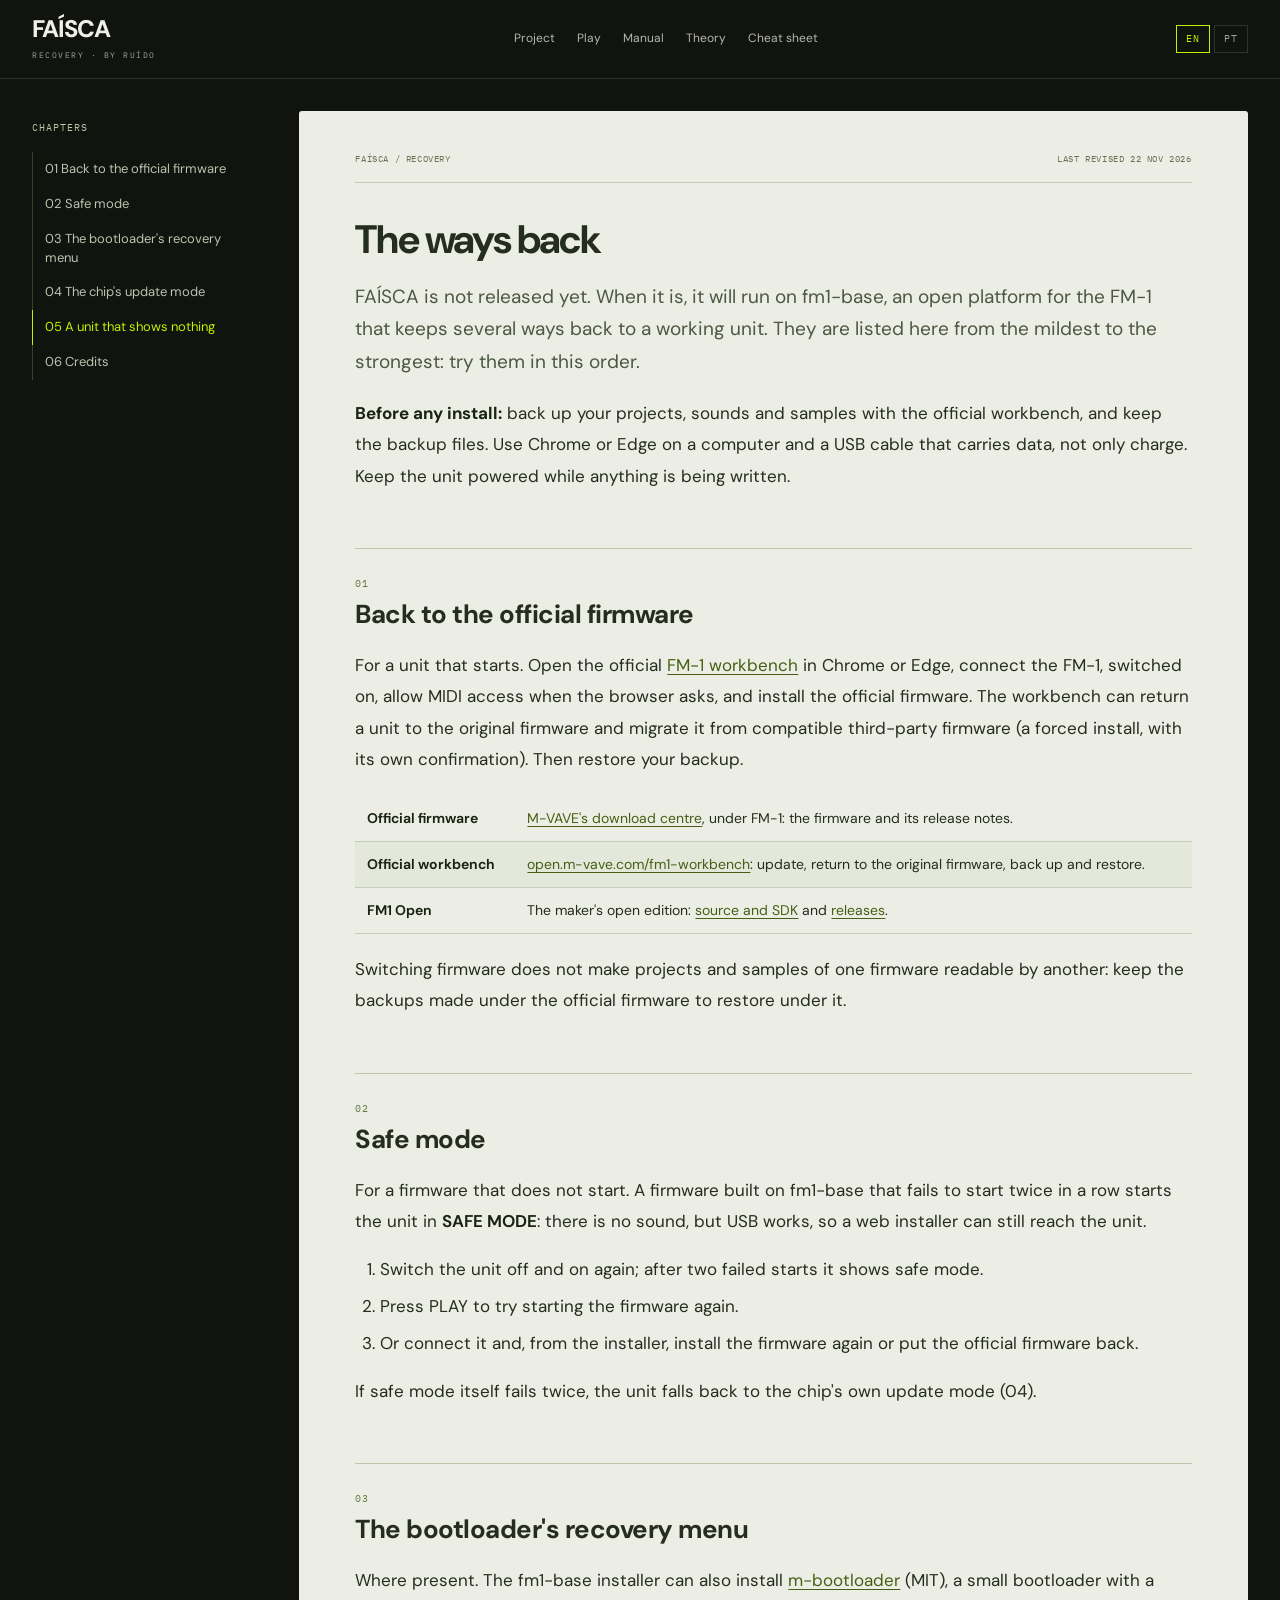
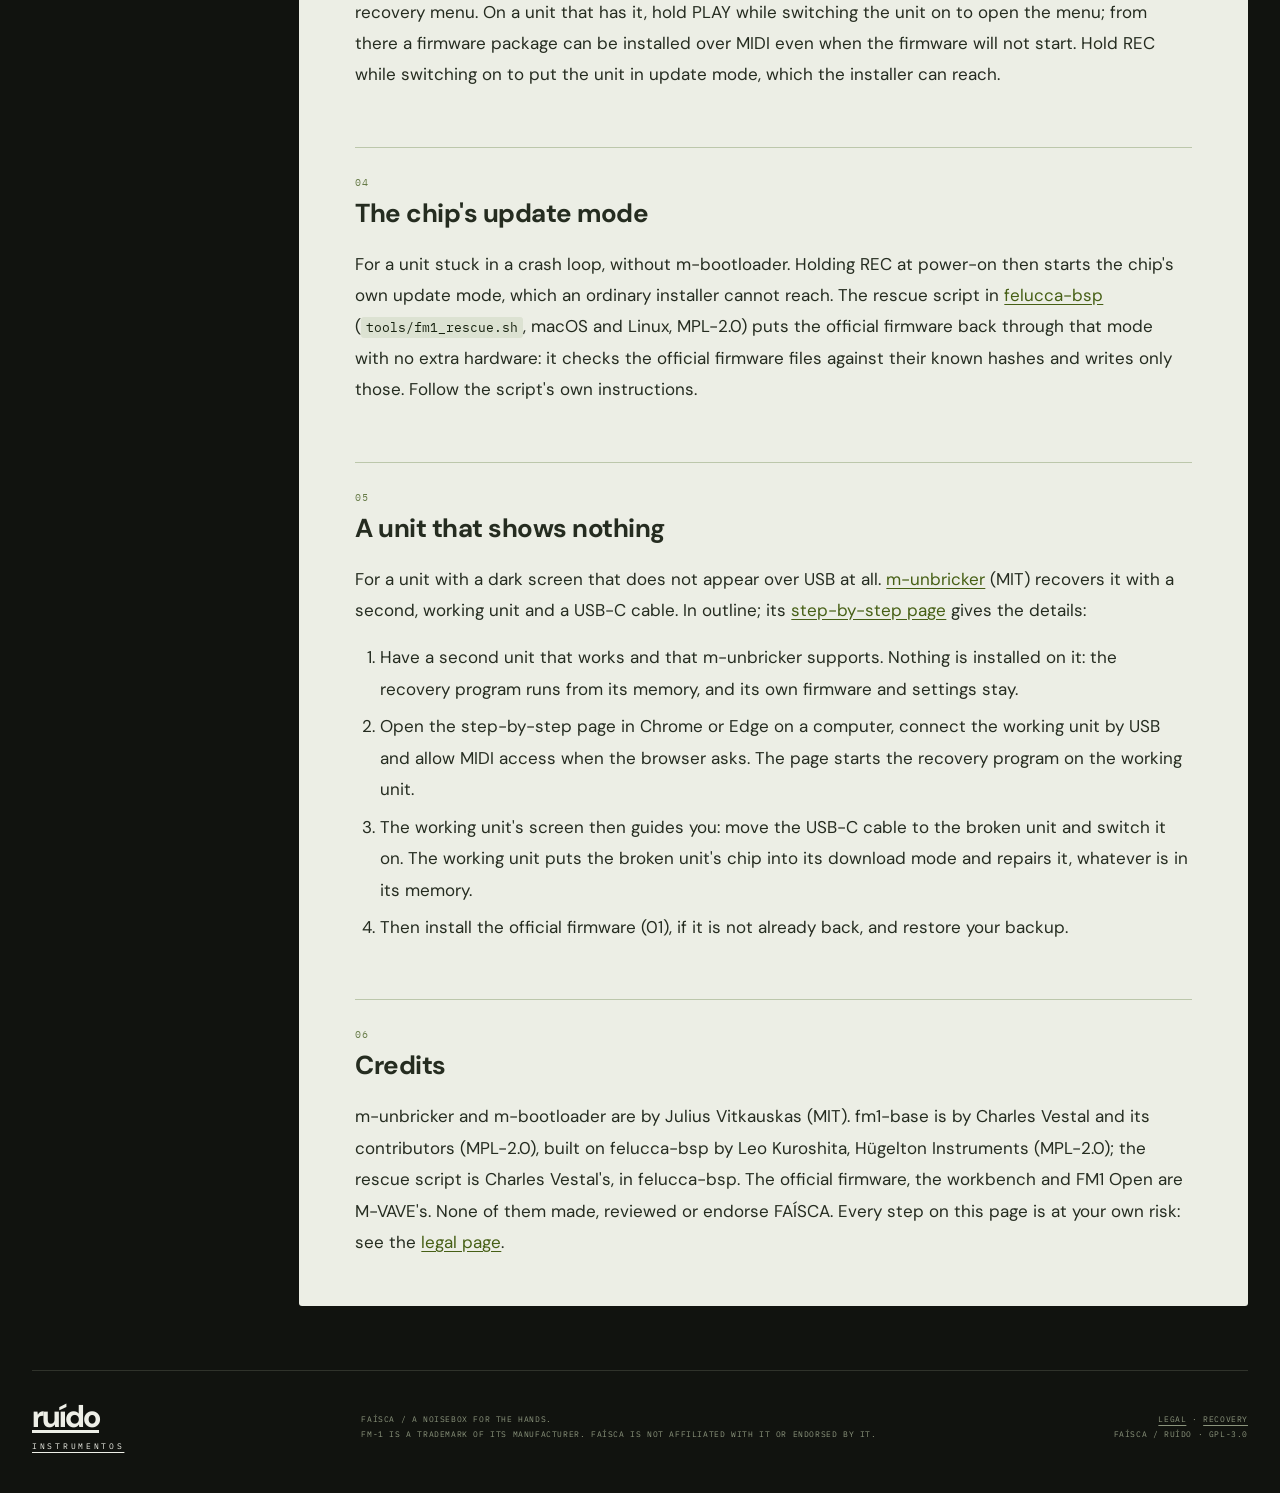
<file: recovery.html>
<!doctype html>
<!-- SPDX-License-Identifier: GPL-3.0-only  Copyright (C) 2026 Mario Baril -->
<html lang="en">
<head>
<meta charset="utf-8">
<meta name="viewport" content="width=device-width,initial-scale=1">
<meta name="theme-color" content="#000000">
<meta name="description" content="FAÍSCA: the ways back to a working FM-1, from the official firmware to a unit recovered with a second unit as helper.">
<title>FAÍSCA Recovery</title>
<link rel="icon" href="icon.svg" type="image/svg+xml">
<link rel="stylesheet" href="site.css">
</head>
<body>
<a class="skip" href="#content"><span data-l="en">Skip to the content</span><span data-l="pt">Ir para o conteúdo</span></a>
<header class="reading-head"><div class="head-inner">
  <a class="reading-brand" href="index.html">FAÍSCA<small><span data-l="en">RECOVERY · BY RUÍDO</span><span data-l="pt">RECUPERAÇÃO · POR RUÍDO</span></small></a>
  <nav aria-label="Site"><a href="index.html"><span data-l="en">Project</span><span data-l="pt">Projeto</span></a><a href="play.html"><span data-l="en">Play</span><span data-l="pt">Tocar</span></a><a href="manual.html"><span data-l="en">Manual</span><span data-l="pt">Manual</span></a><a href="theory.html"><span data-l="en">Theory</span><span data-l="pt">Teoria</span></a><a href="cheatsheet.html"><span data-l="en">Cheat sheet</span><span data-l="pt">Folha de consulta</span></a></nav>
  <div class="lang" role="group" aria-label="Language"><button type="button" id="en">EN</button><button type="button" id="pt">PT</button></div>
</div></header>
<div class="doc-layout">
<aside class="chapter-list" aria-label="Chapters"><p class="toc-label"><span data-l="en">Chapters</span><span data-l="pt">Capítulos</span></p><nav class="toc" data-toc></nav></aside>
<main class="doc-content" id="content">
<div class="doc-meta"><span>FAÍSCA / <span data-l="en">RECOVERY</span><span data-l="pt">RECUPERAÇÃO</span></span><span data-l="en">Last revised 22 Nov 2026</span><span data-l="pt">Revisto em 22 nov 2026</span></div>
<details class="mobile-index"><summary><span data-l="en">Chapters</span><span data-l="pt">Capítulos</span></summary><nav class="toc" data-toc></nav></details>
<div class="article">
<div data-l="en">
<h1>The ways back</h1>
<p class="lede">FAÍSCA is not released yet. When it is, it will run on fm1-base, an open platform for the FM-1 that
keeps several ways back to a working unit. They are listed here from the mildest to the strongest: try them in this
order.</p>
<p><strong>Before any install:</strong> back up your projects, sounds and samples with the official workbench, and keep
the backup files. Use Chrome or Edge on a computer and a USB cable that carries data, not only charge. Keep the unit
powered while anything is being written.</p>

<h2><small>01</small>Back to the official firmware</h2>
<p>For a unit that starts. Open the official <a href="https://open.m-vave.com/fm1-workbench">FM-1 workbench</a> in Chrome or Edge, connect the FM-1, switched
on, allow MIDI access when the browser asks, and install the official firmware. The workbench can return a unit to the
original firmware and migrate it from compatible third-party firmware (a forced install, with its own confirmation).
Then restore your backup.</p>
<table><tbody>
<tr><td>Official firmware</td><td><a href="https://www.m-vave.com/download">M-VAVE's download centre</a>, under FM-1: the firmware and its release notes.</td></tr>
<tr><td>Official workbench</td><td><a href="https://open.m-vave.com/fm1-workbench">open.m-vave.com/fm1-workbench</a>: update, return to the original firmware, back up and restore.</td></tr>
<tr><td>FM1 Open</td><td>The maker's open edition: <a href="https://github.com/m-vave/fm1_open">source and SDK</a> and <a href="https://github.com/m-vave/fm1_open/releases">releases</a>.</td></tr>
</tbody></table>
<p>Switching firmware does not make projects and samples of one firmware readable by another: keep the backups made
under the official firmware to restore under it.</p>

<h2><small>02</small>Safe mode</h2>
<p>For a firmware that does not start. A firmware built on fm1-base that fails to start twice in a row starts the
unit in <span class="term">SAFE MODE</span>: there is no sound, but USB works, so a web installer can still reach the
unit.</p>
<ol>
<li>Switch the unit off and on again; after two failed starts it shows safe mode.</li>
<li>Press PLAY to try starting the firmware again.</li>
<li>Or connect it and, from the installer, install the firmware again or put the official firmware back.</li>
</ol>
<p>If safe mode itself fails twice, the unit falls back to the chip's own update mode (04).</p>

<h2><small>03</small>The bootloader's recovery menu</h2>
<p>Where present. The fm1-base installer can also install <a href="https://github.com/jvitkauskas/m-bootloader">m-bootloader</a> (MIT), a small bootloader with a
recovery menu. On a unit that has it, hold PLAY while switching the unit on to open the menu; from there a firmware
package can be installed over MIDI even when the firmware will not start. Hold REC while switching on to put the unit
in update mode, which the installer can reach.</p>

<h2><small>04</small>The chip's update mode</h2>
<p>For a unit stuck in a crash loop, without m-bootloader. Holding REC at power-on then starts the chip's own update
mode, which an ordinary installer cannot reach. The rescue script in <a href="https://github.com/hugelton/felucca-bsp">felucca-bsp</a>
(<code>tools/fm1_rescue.sh</code>, macOS and Linux, MPL-2.0) puts the official firmware back through that mode with no
extra hardware: it checks the official firmware files against their known hashes and writes only those. Follow the
script's own instructions.</p>

<h2><small>05</small>A unit that shows nothing</h2>
<p>For a unit with a dark screen that does not appear over USB at all. <a href="https://github.com/jvitkauskas/m-unbricker">m-unbricker</a> (MIT) recovers it
with a second, working unit and a USB-C cable. In outline; its <a href="https://jvitkauskas.github.io/m-apps/unbricker/">step-by-step page</a> gives the details:</p>
<ol>
<li>Have a second unit that works and that m-unbricker supports. Nothing is installed on it: the recovery program runs
from its memory, and its own firmware and settings stay.</li>
<li>Open the step-by-step page in Chrome or Edge on a computer, connect the working unit by USB and allow MIDI access
when the browser asks. The page starts the recovery program on the working unit.</li>
<li>The working unit's screen then guides you: move the USB-C cable to the broken unit and switch it on. The working
unit puts the broken unit's chip into its download mode and repairs it, whatever is in its memory.</li>
<li>Then install the official firmware (01), if it is not already back, and restore your backup.</li>
</ol>

<h2><small>06</small>Credits</h2>
<p>m-unbricker and m-bootloader are by Julius Vitkauskas (MIT). fm1-base is by Charles Vestal and its contributors
(MPL-2.0), built on felucca-bsp by Leo Kuroshita, Hügelton Instruments (MPL-2.0); the rescue script is Charles
Vestal's, in felucca-bsp. The official firmware, the workbench and FM1 Open are M-VAVE's. None of them made, reviewed
or endorse FAÍSCA. Every step on this page is at your own risk: see the <a href="legal.html">legal page</a>.</p>
</div>

<div data-l="pt">
<h1>Os caminhos de volta</h1>
<p class="lede">O FAÍSCA ainda não foi lançado. Quando for, ele vai rodar sobre o fm1-base, uma plataforma aberta para o
FM-1 que guarda vários caminhos de volta a uma unidade funcionando. Eles estão aqui do mais leve ao mais forte: tente
nesta ordem.</p>
<p><strong>Antes de qualquer instalação:</strong> faça o backup dos projetos, sons e samples pelo workbench oficial e
guarde os arquivos. Use Chrome ou Edge num computador e um cabo USB que passe dados, não só carga. Mantenha a unidade
ligada enquanto algo estiver sendo gravado.</p>

<h2><small>01</small>Voltar ao firmware oficial</h2>
<p>Para uma unidade que liga. Abra o <a href="https://open.m-vave.com/fm1-workbench">workbench oficial do FM-1</a> no Chrome ou no Edge, conecte o FM-1, ligado,
permita o acesso MIDI quando o navegador pedir e instale o firmware oficial. O workbench consegue voltar uma unidade ao
firmware original e migrá-la de um firmware de terceiros compatível (uma instalação forçada, com confirmação própria).
Depois, restaure o backup.</p>
<table><tbody>
<tr><td>Firmware oficial</td><td><a href="https://www.m-vave.com/download">Central de downloads da M-VAVE</a>, em FM-1: o firmware e as notas da versão.</td></tr>
<tr><td>Workbench oficial</td><td><a href="https://open.m-vave.com/fm1-workbench">open.m-vave.com/fm1-workbench</a>: atualizar, voltar ao firmware original, fazer e restaurar backup.</td></tr>
<tr><td>FM1 Open</td><td>A edição aberta do fabricante: <a href="https://github.com/m-vave/fm1_open">código e SDK</a> e <a href="https://github.com/m-vave/fm1_open/releases">versões</a>.</td></tr>
</tbody></table>
<p>Trocar de firmware não torna os projetos e samples de um firmware legíveis por outro: guarde os backups feitos sob o
firmware oficial para restaurá-los sob ele.</p>

<h2><small>02</small>Modo seguro</h2>
<p>Para um firmware que não liga. Um firmware construído sobre o fm1-base que falha duas vezes seguidas ao ligar faz a
unidade entrar em <span class="term">SAFE MODE</span> (modo seguro): não há som, mas a USB funciona, então um instalador
web ainda alcança a unidade.</p>
<ol>
<li>Desligue e ligue a unidade de novo; depois de duas partidas falhas ela mostra o modo seguro.</li>
<li>Aperte PLAY para tentar ligar o firmware de novo.</li>
<li>Ou conecte-a e, pelo instalador, instale o firmware de novo ou devolva o firmware oficial.</li>
</ol>
<p>Se o próprio modo seguro falhar duas vezes, a unidade cai no modo de atualização do próprio chip (04).</p>

<h2><small>03</small>O menu de recuperação do bootloader</h2>
<p>Onde houver. O instalador do fm1-base também pode instalar o <a href="https://github.com/jvitkauskas/m-bootloader">m-bootloader</a> (MIT), um pequeno bootloader
com menu de recuperação. Numa unidade que o tenha, segure PLAY enquanto liga a unidade para abrir o menu; dali um pacote
de firmware pode ser instalado por MIDI mesmo quando o firmware não liga. Segure REC enquanto liga para pôr a unidade em
modo de atualização, que o instalador alcança.</p>

<h2><small>04</small>O modo de atualização do chip</h2>
<p>Para uma unidade presa num laço de travamento, sem o m-bootloader. Segurar REC ao ligar inicia então o modo de
atualização do próprio chip, que um instalador comum não alcança. O script de resgate do <a href="https://github.com/hugelton/felucca-bsp">felucca-bsp</a>
(<code>tools/fm1_rescue.sh</code>, macOS e Linux, MPL-2.0) devolve o firmware oficial por esse modo, sem hardware extra:
ele confere os arquivos do firmware oficial pelos seus hashes conhecidos e grava só esses. Siga as instruções do próprio
script.</p>

<h2><small>05</small>Uma unidade que não mostra nada</h2>
<p>Para uma unidade com a tela apagada que nem aparece na USB. O <a href="https://github.com/jvitkauskas/m-unbricker">m-unbricker</a> (MIT) a recupera com uma
segunda unidade, funcionando, e um cabo USB-C. Em linhas gerais; a <a href="https://jvitkauskas.github.io/m-apps/unbricker/">página passo a passo</a> dele dá os detalhes:</p>
<ol>
<li>Tenha uma segunda unidade que funcione e que o m-unbricker aceite. Nada é instalado nela: o programa de recuperação
roda na memória dela, e o firmware e as configurações dela continuam.</li>
<li>Abra a página passo a passo no Chrome ou no Edge, num computador, conecte a unidade que funciona pela USB e permita o
acesso MIDI quando o navegador pedir. A página inicia o programa de recuperação na unidade que funciona.</li>
<li>A tela da unidade que funciona passa a guiar você: leve o cabo USB-C para a unidade travada e ligue-a. A unidade que
funciona põe o chip da travada no modo de download e a conserta, seja o que for que haja na memória dela.</li>
<li>Depois instale o firmware oficial (01), se ele ainda não tiver voltado, e restaure o backup.</li>
</ol>

<h2><small>06</small>Créditos</h2>
<p>O m-unbricker e o m-bootloader são de Julius Vitkauskas (MIT). O fm1-base é de Charles Vestal e colaboradores
(MPL-2.0), construído sobre o felucca-bsp de Leo Kuroshita, Hügelton Instruments (MPL-2.0); o script de resgate é de
Charles Vestal, no felucca-bsp. O firmware oficial, o workbench e o FM1 Open são da M-VAVE. Nenhum deles fez, revisou
ou endossa o FAÍSCA. Cada passo desta página é por sua conta e risco: veja a <a href="legal.html">página legal</a>.</p>
</div>
</div>
</main>
</div>
<footer class="footer reading-foot">
  <a href="https://usina.ruido.art.br" class="brand">ruído<span>INSTRUMENTOS</span></a>
  <p data-l="en">FAÍSCA / A NOISEBOX FOR THE HANDS.<br>FM-1 is a trademark of its manufacturer. FAÍSCA is not affiliated with it or endorsed by it.</p>
  <p data-l="pt">FAÍSCA / UMA CAIXA DE RUÍDO PARA AS MÃOS.<br>FM-1 é marca do seu fabricante. O FAÍSCA não é afiliado a ele nem endossado por ele.</p>
  <span><a href="legal.html">LEGAL</a> · <a href="recovery.html"><span data-l="en">RECOVERY</span><span data-l="pt">RECUPERAÇÃO</span></a><br>FAÍSCA / RUÍDO · GPL-3.0</span>
</footer>
<script src="site.js"></script>
</body>
</html>
</file>
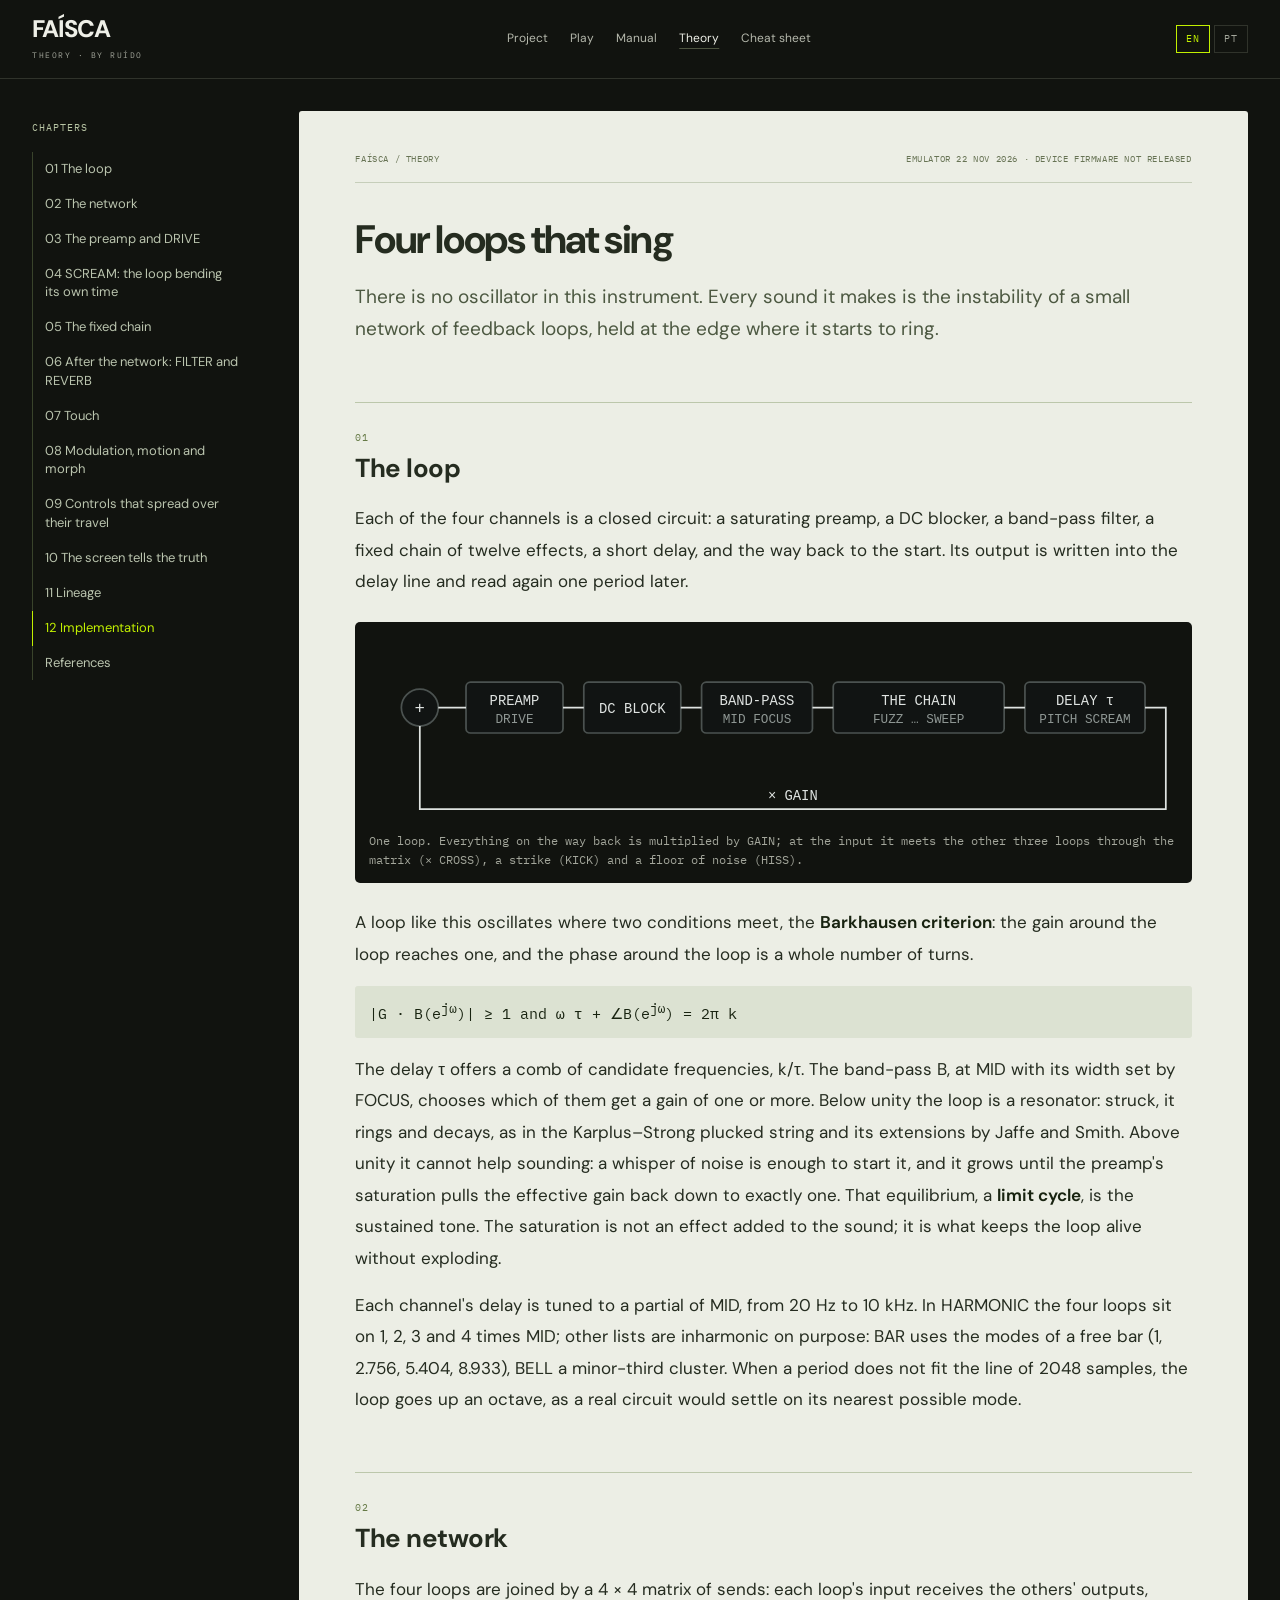
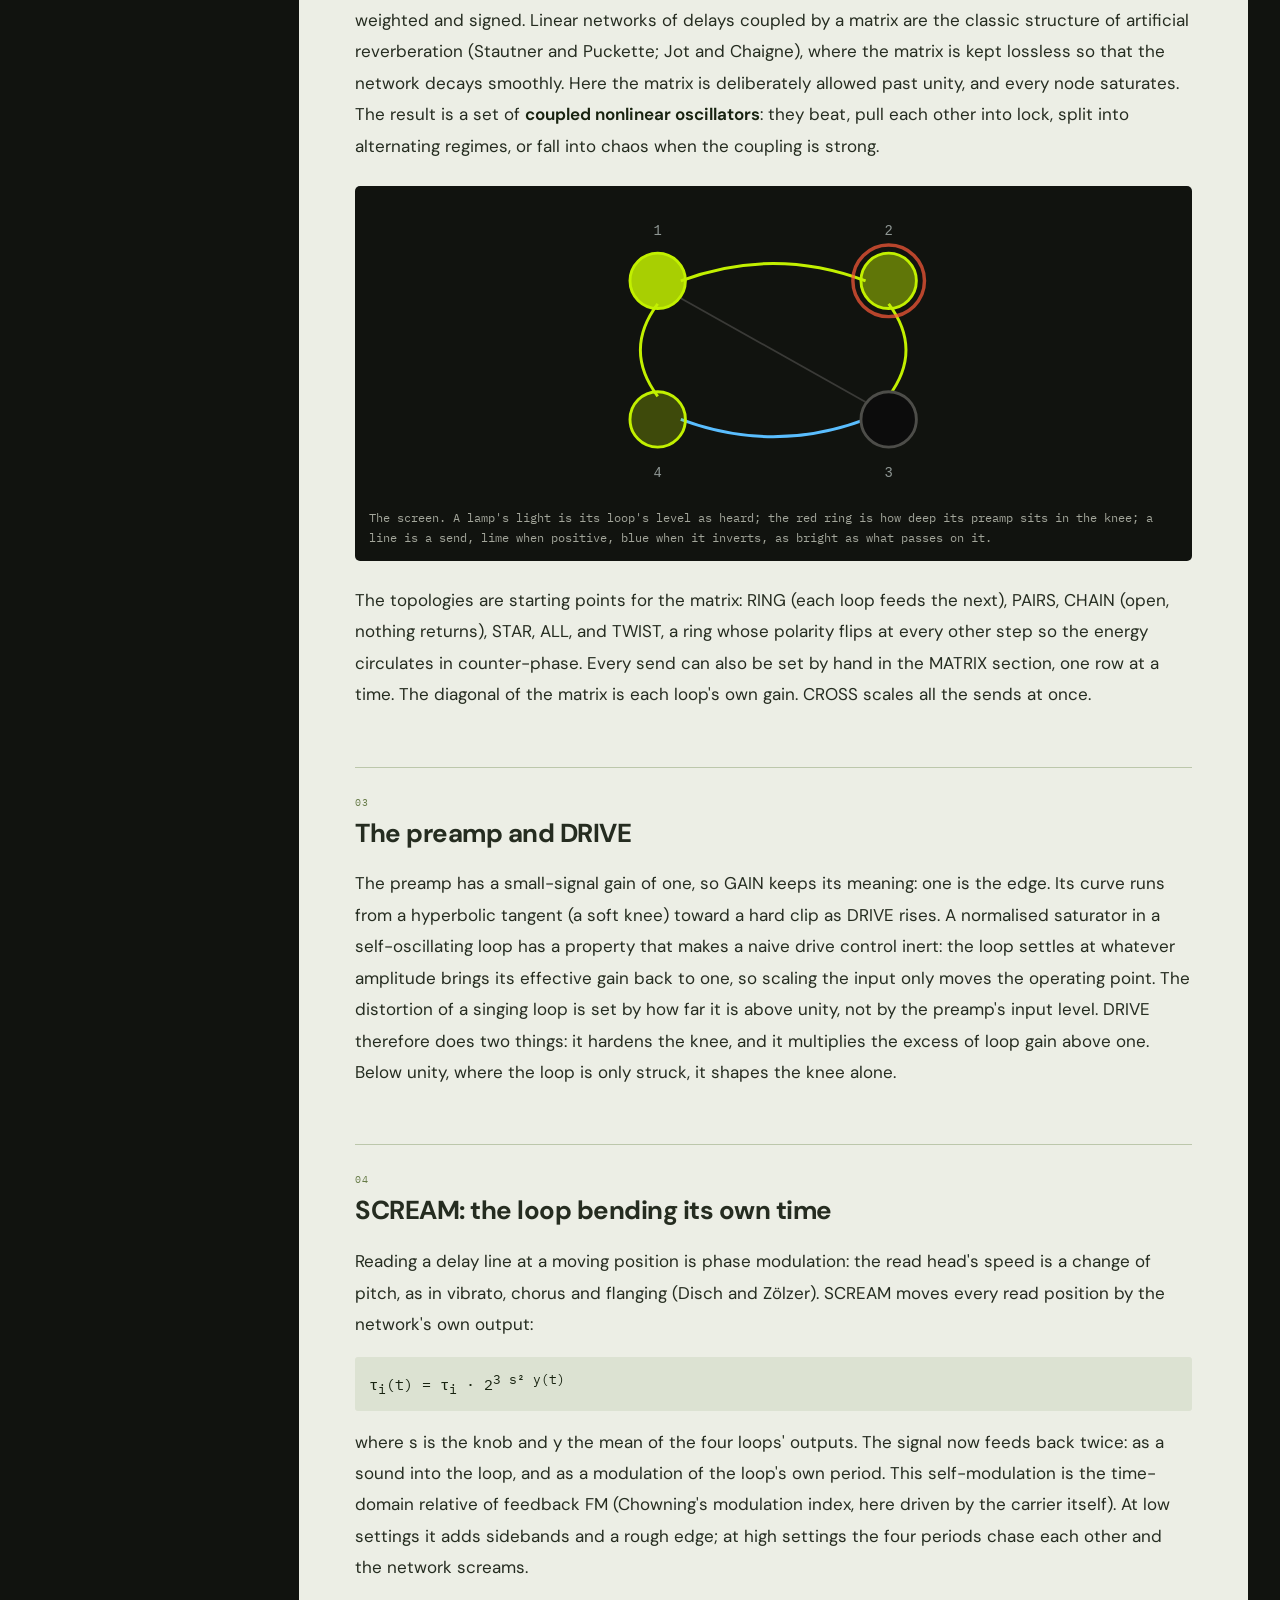
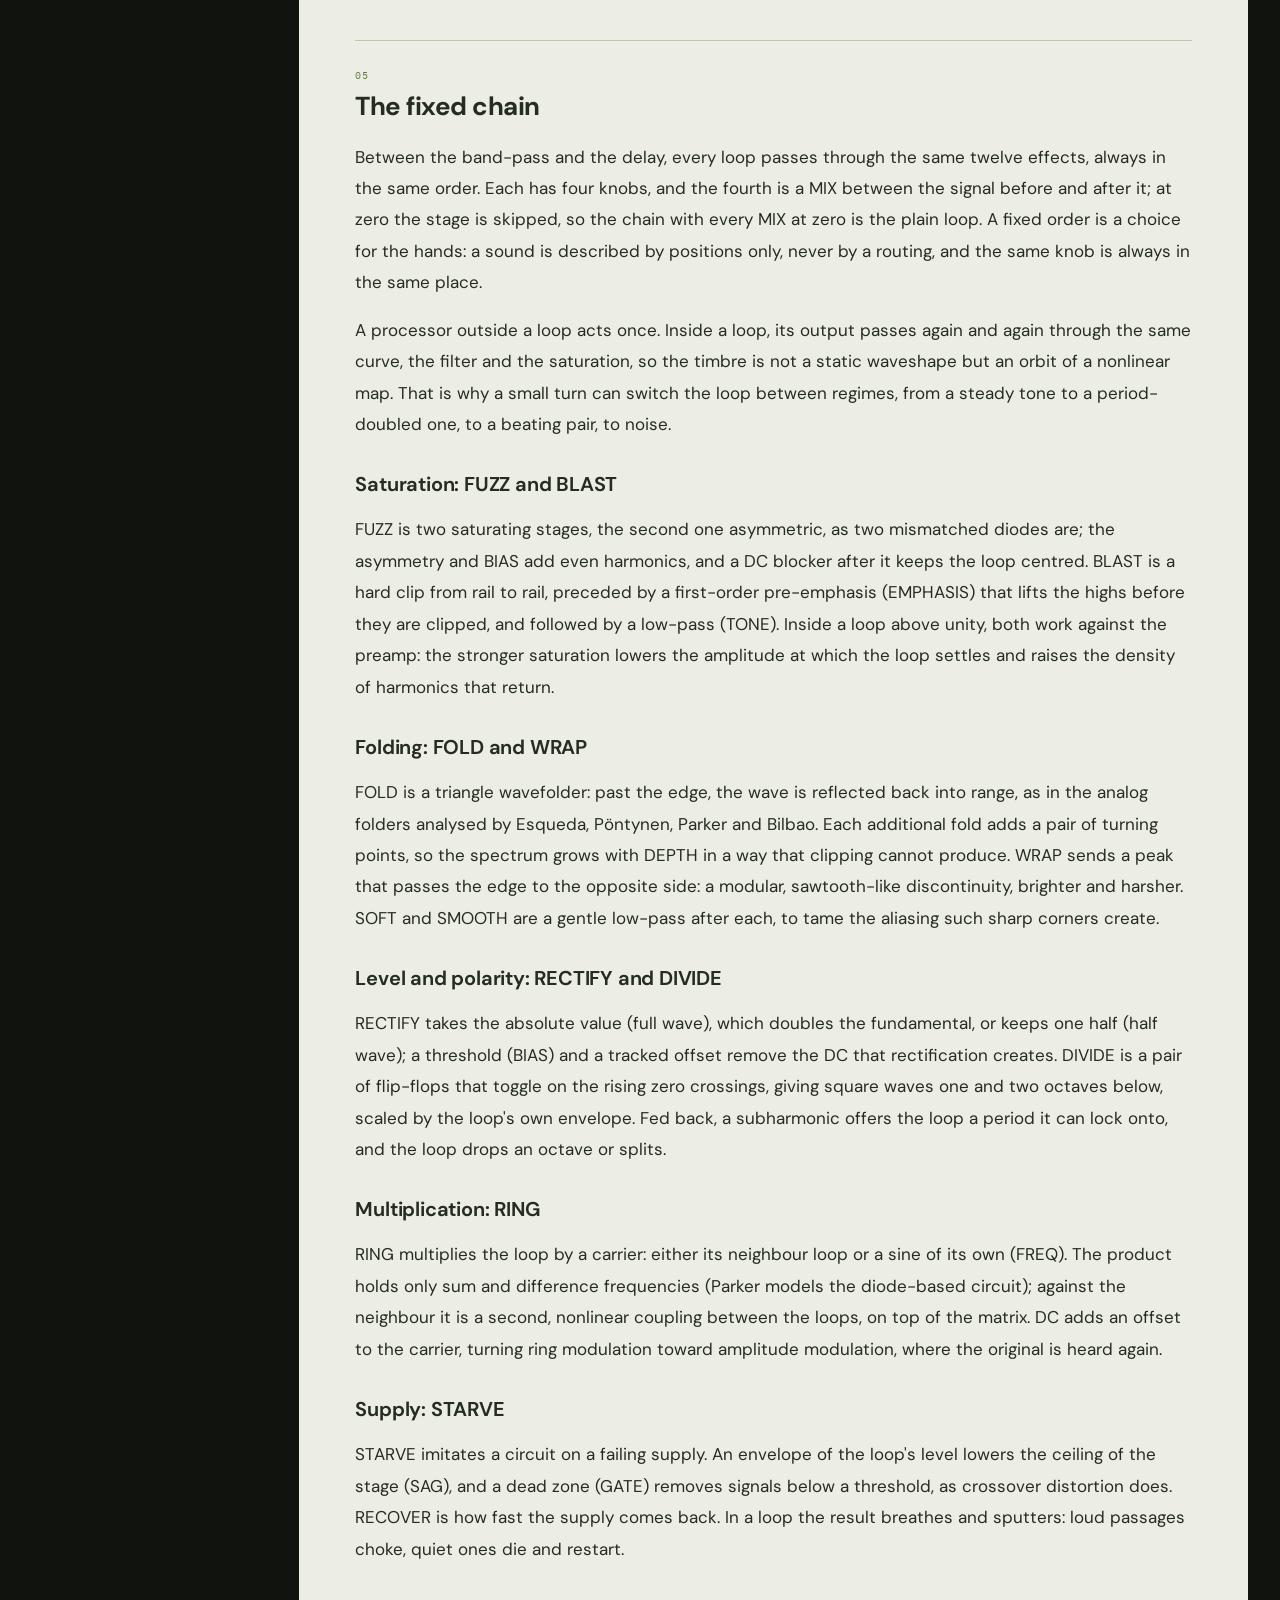
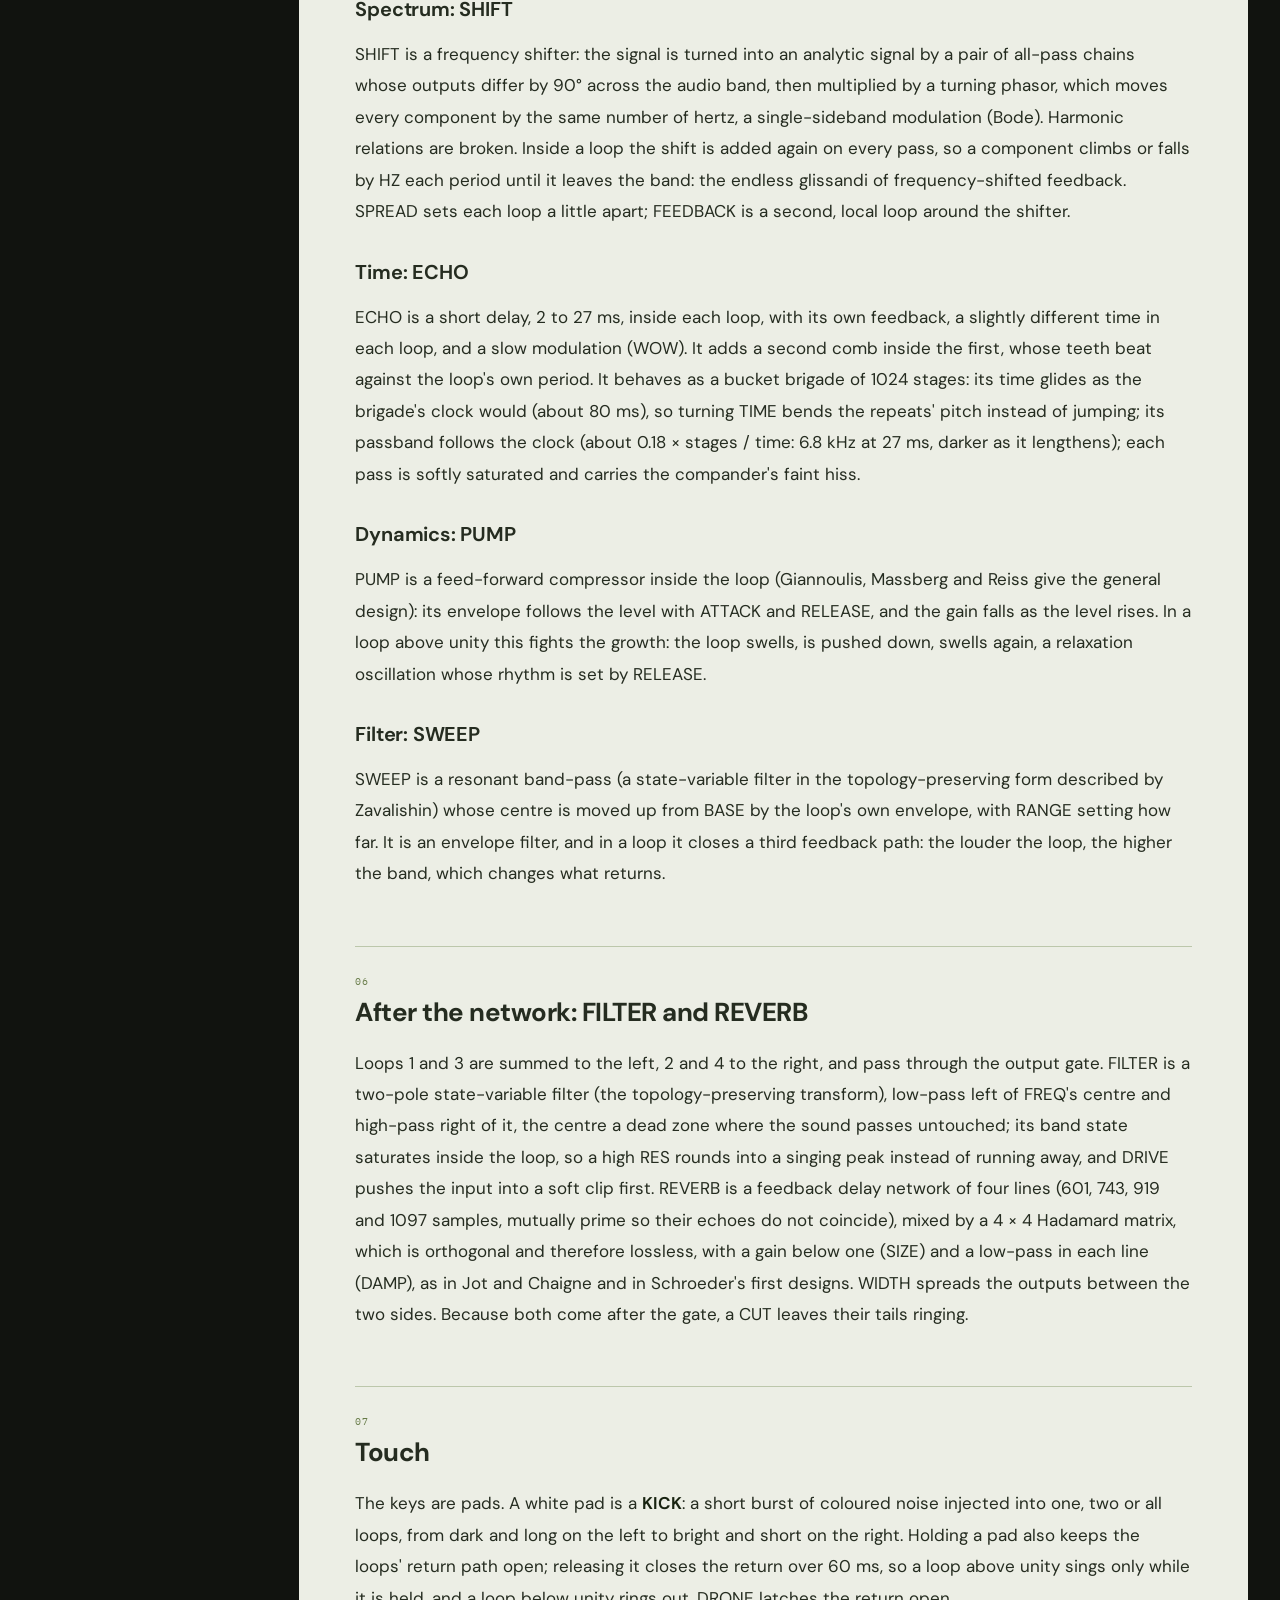
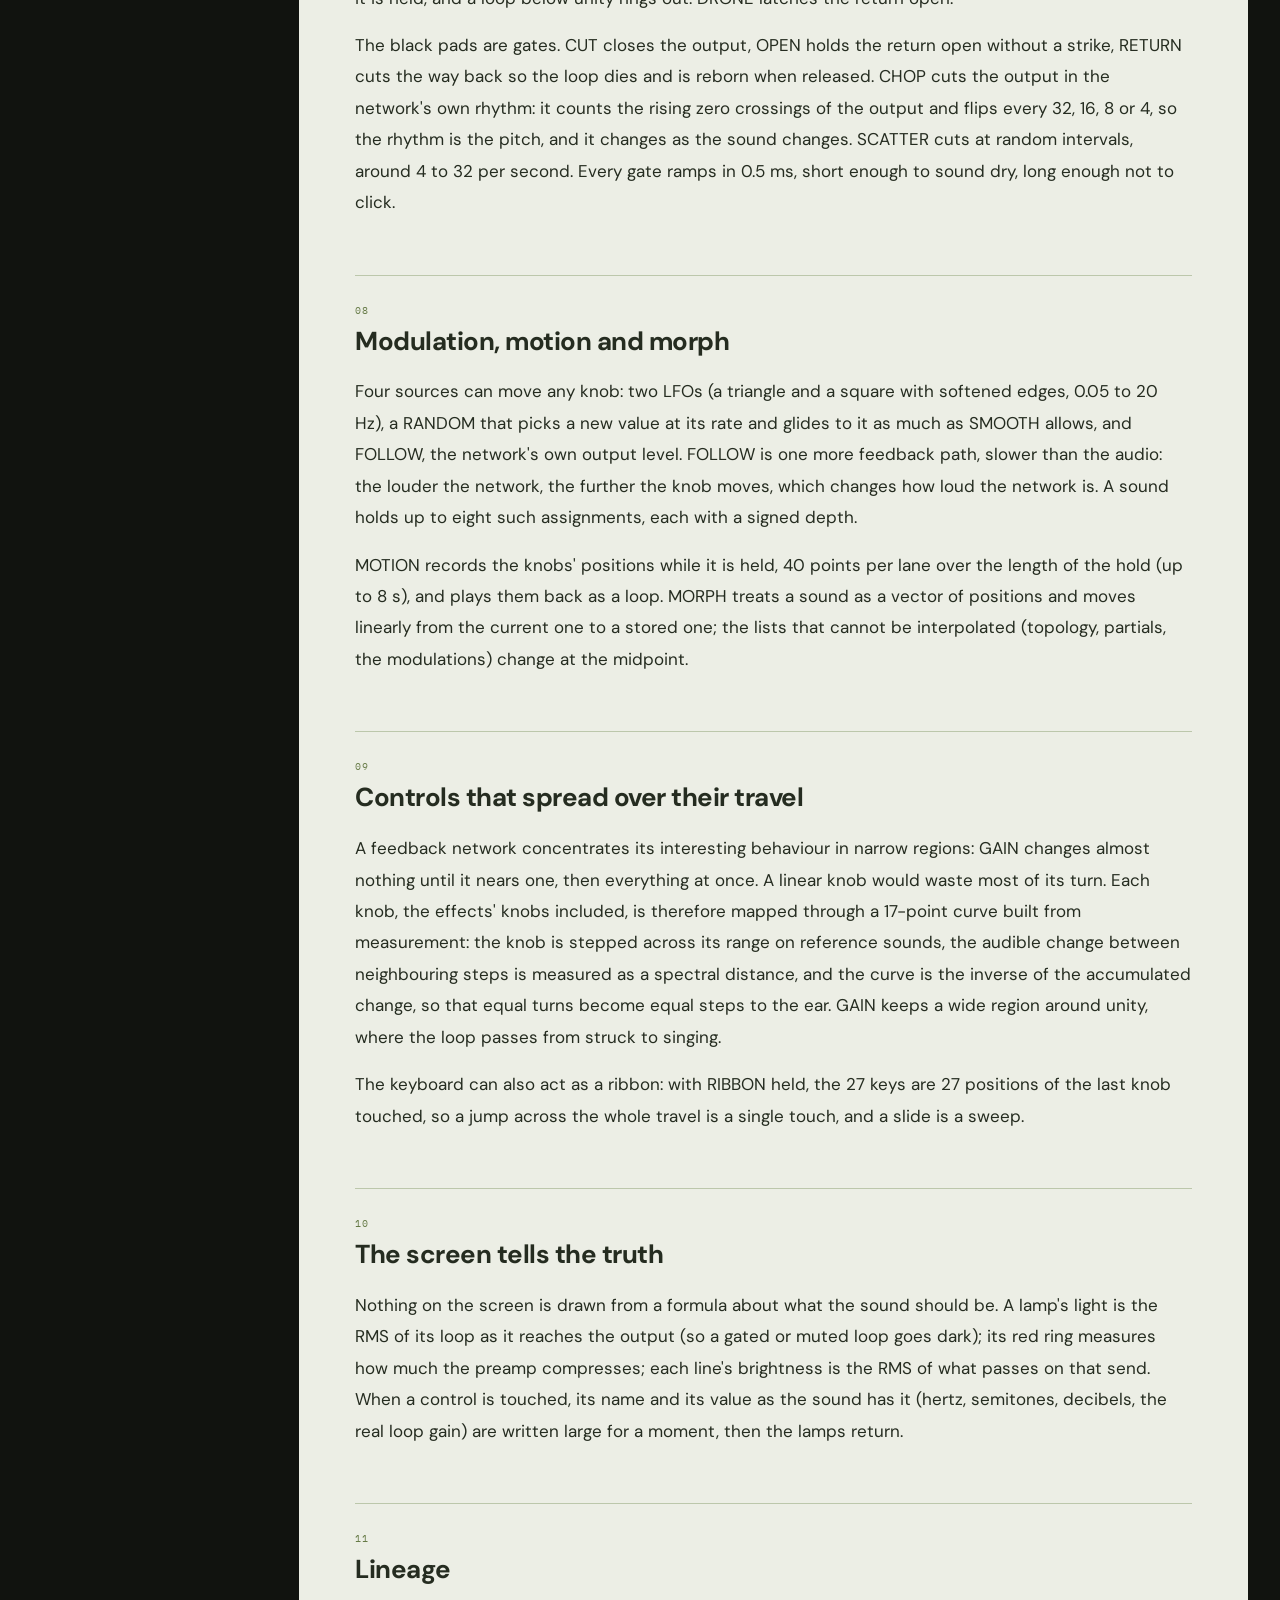
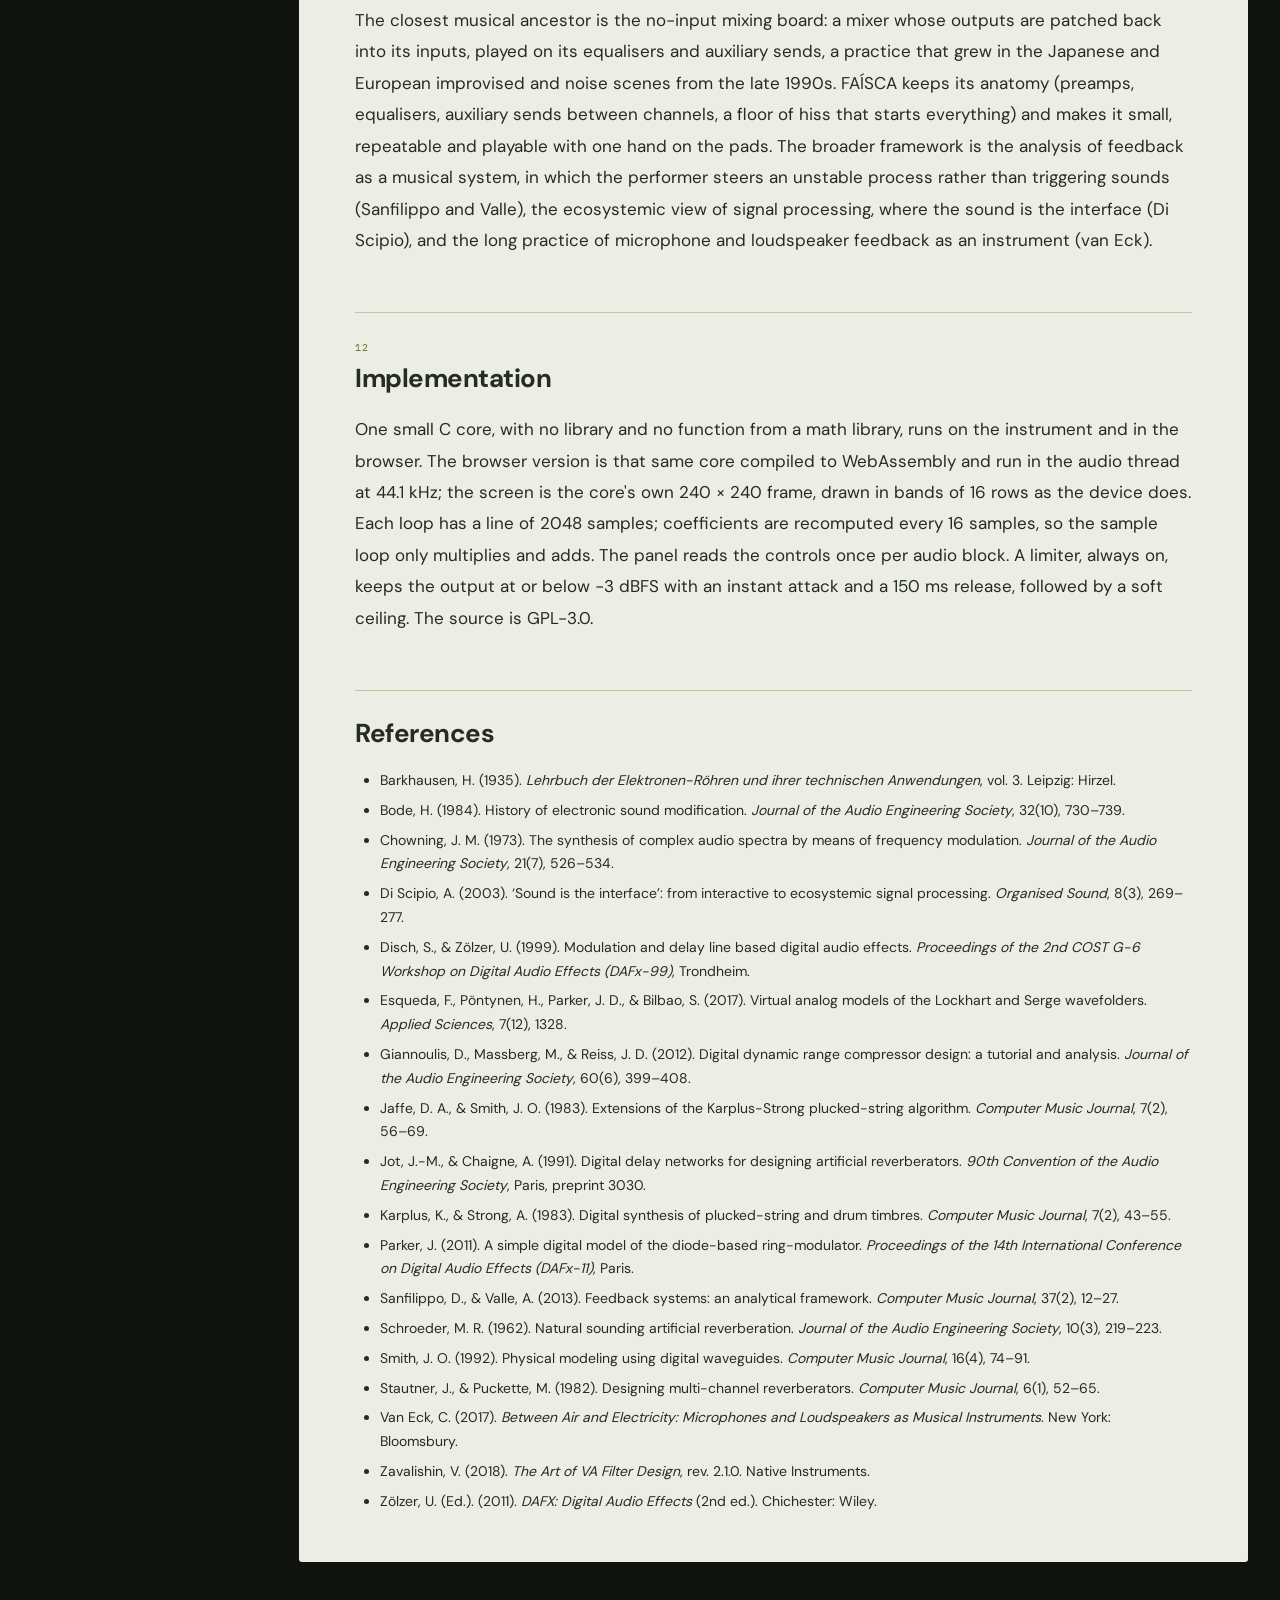
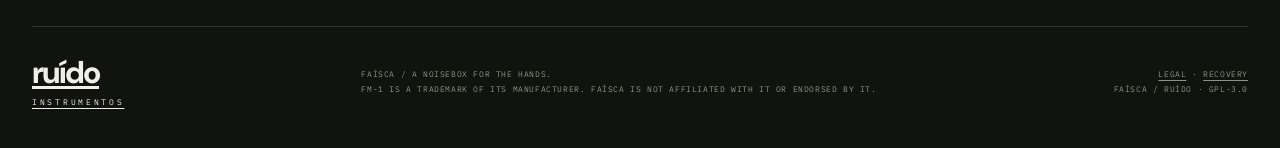
<file: theory.html>
<!doctype html>
<!-- SPDX-License-Identifier: GPL-3.0-only  Copyright (C) 2026 Mario Baril -->
<html lang="en">
<head>
<meta charset="utf-8">
<meta name="viewport" content="width=device-width,initial-scale=1">
<meta name="theme-color" content="#000000">
<meta name="description" content="FAÍSCA: the theory of a noisebox made of four coupled feedback loops, with a fixed chain of nonlinear effects inside every loop.">
<title>FAÍSCA Theory</title>
<link rel="icon" href="icon.svg" type="image/svg+xml">
<link rel="stylesheet" href="site.css">
</head>
<body>
<a class="skip" href="#content"><span data-l="en">Skip to the content</span><span data-l="pt">Ir para o conteúdo</span></a>
<header class="reading-head"><div class="head-inner">
  <a class="reading-brand" href="index.html">FAÍSCA<small><span data-l="en">THEORY · BY RUÍDO</span><span data-l="pt">TEORIA · POR RUÍDO</span></small></a>
  <nav aria-label="Site"><a href="index.html"><span data-l="en">Project</span><span data-l="pt">Projeto</span></a><a href="play.html"><span data-l="en">Play</span><span data-l="pt">Tocar</span></a><a href="manual.html"><span data-l="en">Manual</span><span data-l="pt">Manual</span></a><a href="theory.html" aria-current="page"><span data-l="en">Theory</span><span data-l="pt">Teoria</span></a><a href="cheatsheet.html"><span data-l="en">Cheat sheet</span><span data-l="pt">Folha de consulta</span></a></nav>
  <div class="lang" role="group" aria-label="Language"><button type="button" id="en">EN</button><button type="button" id="pt">PT</button></div>
</div></header>
<div class="doc-layout">
<aside class="chapter-list" aria-label="Chapters"><p class="toc-label"><span data-l="en">Chapters</span><span data-l="pt">Capítulos</span></p><nav class="toc" data-toc></nav></aside>
<main class="doc-content" id="content">
<div class="doc-meta"><span>FAÍSCA / <span data-l="en">THEORY</span><span data-l="pt">TEORIA</span></span><span data-l="en">Emulator 22 Nov 2026 · device firmware not released</span><span data-l="pt">Emulador 22 nov 2026 · firmware do aparelho não lançado</span></div>
<details class="mobile-index"><summary><span data-l="en">Chapters</span><span data-l="pt">Capítulos</span></summary><nav class="toc" data-toc></nav></details>
<div class="article">
<!-- the two figures, drawn once and shown in both languages -->
<template id="fig-loop">
<svg viewBox="0 0 700 162" role="img" aria-label="One loop: input sum, preamp, DC block, band-pass, the fixed chain, the delay, and back">
  <g font-family="ui-monospace,Consolas,monospace" font-size="12" fill="#dfe3e1" text-anchor="middle">
    <g stroke="#4b5250" fill="#111413" stroke-width="1.5">
      <circle cx="44" cy="62" r="16"/>
      <rect x="84" y="40" width="84" height="44" rx="4"/><rect x="186" y="40" width="84" height="44" rx="4"/>
      <rect x="288" y="40" width="96" height="44" rx="4"/><rect x="402" y="40" width="148" height="44" rx="4"/>
      <rect x="568" y="40" width="104" height="44" rx="4"/>
    </g>
    <text x="44" y="67" font-size="15">+</text>
    <text x="126" y="60">PREAMP</text><text x="126" y="75" fill="#8f9794" font-size="11">DRIVE</text>
    <text x="228" y="67">DC BLOCK</text>
    <text x="336" y="60">BAND-PASS</text><text x="336" y="75" fill="#8f9794" font-size="11">MID FOCUS</text>
    <text x="476" y="60">THE CHAIN</text><text x="476" y="75" fill="#8f9794" font-size="11">FUZZ … SWEEP</text>
    <text x="620" y="60">DELAY τ</text><text x="620" y="75" fill="#8f9794" font-size="11">PITCH SCREAM</text>
    <g stroke="#dfe3e1" stroke-width="1.5" fill="none">
      <path d="M60 62H84M168 62H186M270 62H288M384 62H402M550 62H568"/>
      <path d="M672 62H690V150H44V78"/>
    </g>
    <text x="367" y="142" fill="#dfe3e1">× GAIN</text>
  </g>
</svg>
</template>
<template id="fig-net">
<svg viewBox="0 0 700 260" role="img" aria-label="Four lamps in a circle, joined by signed sends">
  <g fill="none" stroke-width="2.5">
    <path d="M270 70 Q350 40 430 70" stroke="#c2f000"/><path d="M450 90 Q480 130 450 170" stroke="#c2f000"/>
    <path d="M430 190 Q350 220 270 190" stroke="#5abeff"/><path d="M250 170 Q220 130 250 90" stroke="#c2f000"/>
    <path d="M270 85 L430 175" stroke="#3a3a37" stroke-width="1.5"/>
  </g>
  <g stroke-width="2.5">
    <circle cx="250" cy="70" r="24" fill="#c2f000" fill-opacity=".85" stroke="#c2f000"/>
    <circle cx="450" cy="70" r="24" fill="#c2f000" fill-opacity=".45" stroke="#c2f000"/>
    <circle cx="450" cy="190" r="24" fill="#0c0c0c" stroke="#4d4d49"/>
    <circle cx="250" cy="190" r="24" fill="#c2f000" fill-opacity=".25" stroke="#c2f000"/>
    <circle cx="450" cy="70" r="31" fill="none" stroke="#ff5b3a" stroke-width="3" stroke-opacity=".7"/>
  </g>
  <g font-family="ui-monospace,Consolas,monospace" font-size="12" fill="#8f9794" text-anchor="middle">
    <text x="250" y="30">1</text><text x="450" y="30">2</text><text x="450" y="240">3</text><text x="250" y="240">4</text>
  </g>
</svg>
</template>

<!-- ================= EN ================= -->
<div data-l="en">
<h1>Four loops that sing</h1>
<p class="lede">There is no oscillator in this instrument. Every sound it makes is the instability of a small network of
feedback loops, held at the edge where it starts to ring.</p>

<h2><small>01</small>The loop</h2>
<p>Each of the four channels is a closed circuit: a saturating preamp, a DC blocker, a band-pass filter, a fixed chain
of twelve effects, a short delay, and the way back to the start. Its output is written into the delay line and read
again one period later.</p>
<figure data-fig="fig-loop"><figcaption>One loop. Everything on the way back is multiplied by GAIN; at the input it meets
the other three loops through the matrix (× CROSS), a strike (KICK) and a floor of noise (HISS).</figcaption></figure>
<p>A loop like this oscillates where two conditions meet, the <span class="term">Barkhausen criterion</span>: the gain
around the loop reaches one, and the phase around the loop is a whole number of turns.</p>
<div class="eq">|G · B(e<sup>jω</sup>)| ≥ 1  and  ω τ + ∠B(e<sup>jω</sup>) = 2π k</div>
<p>The delay τ offers a comb of candidate frequencies, k/τ. The band-pass B, at MID with its width set by FOCUS,
chooses which of them get a gain of one or more. Below unity the loop is a resonator: struck, it rings and decays, as
in the Karplus–Strong plucked string and its extensions by Jaffe and Smith. Above unity it cannot help sounding: a
whisper of noise is enough to start it, and it grows until the preamp's saturation pulls the effective gain back down
to exactly one. That equilibrium, a <span class="term">limit cycle</span>, is the sustained tone. The saturation is not
an effect added to the sound; it is what keeps the loop alive without exploding.</p>
<p>Each channel's delay is tuned to a partial of MID, from 20 Hz to 10 kHz. In HARMONIC the four loops sit on 1, 2, 3
and 4 times MID; other lists are inharmonic on purpose: BAR uses the modes of a free bar (1, 2.756, 5.404, 8.933),
BELL a minor-third cluster. When a period does not fit the line of 2048 samples, the loop goes up an octave, as a real
circuit would settle on its nearest possible mode.</p>

<h2><small>02</small>The network</h2>
<p>The four loops are joined by a 4 × 4 matrix of sends: each loop's input receives the others' outputs, weighted and
signed. Linear networks of delays coupled by a matrix are the classic structure of artificial reverberation (Stautner
and Puckette; Jot and Chaigne), where the matrix is kept lossless so that the network decays smoothly. Here the matrix
is deliberately allowed past unity, and every node saturates. The result is a set of
<span class="term">coupled nonlinear oscillators</span>: they beat, pull each other into lock, split into alternating
regimes, or fall into chaos when the coupling is strong.</p>
<figure data-fig="fig-net"><figcaption>The screen. A lamp's light is its loop's level as heard; the red ring is how deep
its preamp sits in the knee; a line is a send, lime when positive, blue when it inverts, as bright as what passes on
it.</figcaption></figure>
<p>The topologies are starting points for the matrix: RING (each loop feeds the next), PAIRS, CHAIN (open, nothing
returns), STAR, ALL, and TWIST, a ring whose polarity flips at every other step so the energy circulates in
counter-phase. Every send can also be set by hand in the MATRIX section, one row at a time. The diagonal of the matrix
is each loop's own gain. CROSS scales all the sends at once.</p>

<h2><small>03</small>The preamp and DRIVE</h2>
<p>The preamp has a small-signal gain of one, so GAIN keeps its meaning: one is the edge. Its curve runs from a
hyperbolic tangent (a soft knee) toward a hard clip as DRIVE rises. A normalised saturator in a self-oscillating loop
has a property that makes a naive drive control inert: the loop settles at whatever amplitude brings its effective gain
back to one, so scaling the input only moves the operating point. The distortion of a singing loop is set by how far it
is above unity, not by the preamp's input level. DRIVE therefore does two things: it hardens the knee, and it
multiplies the excess of loop gain above one. Below unity, where the loop is only struck, it shapes the knee alone.</p>

<h2><small>04</small>SCREAM: the loop bending its own time</h2>
<p>Reading a delay line at a moving position is phase modulation: the read head's speed is a change of pitch, as in
vibrato, chorus and flanging (Disch and Zölzer). SCREAM moves every read position by the network's own output:</p>
<div class="eq">τ<sub>i</sub>(t) = τ<sub>i</sub> · 2<sup>3 s² y(t)</sup></div>
<p>where s is the knob and y the mean of the four loops' outputs. The signal now feeds back twice: as a sound into the
loop, and as a modulation of the loop's own period. This self-modulation is the time-domain relative of feedback FM
(Chowning's modulation index, here driven by the carrier itself). At low settings it adds sidebands and a rough edge;
at high settings the four periods chase each other and the network screams.</p>

<h2><small>05</small>The fixed chain</h2>
<p>Between the band-pass and the delay, every loop passes through the same twelve effects, always in the same order.
Each has four knobs, and the fourth is a MIX between the signal before and after it; at zero the stage is skipped, so
the chain with every MIX at zero is the plain loop. A fixed order is a choice for the hands: a sound is described by
positions only, never by a routing, and the same knob is always in the same place.</p>
<p>A processor outside a loop acts once. Inside a loop, its output passes again and again through the same curve, the
filter and the saturation, so the timbre is not a static waveshape but an orbit of a nonlinear map. That is why a small
turn can switch the loop between regimes, from a steady tone to a period-doubled one, to a beating pair, to noise.</p>
<h3>Saturation: FUZZ and BLAST</h3>
<p>FUZZ is two saturating stages, the second one asymmetric, as two mismatched diodes are; the asymmetry and BIAS add
even harmonics, and a DC blocker after it keeps the loop centred. BLAST is a hard clip from rail to rail, preceded by a
first-order pre-emphasis (EMPHASIS) that lifts the highs before they are clipped, and followed by a low-pass (TONE).
Inside a loop above unity, both work against the preamp: the stronger saturation lowers the amplitude at which the
loop settles and raises the density of harmonics that return.</p>
<h3>Folding: FOLD and WRAP</h3>
<p>FOLD is a triangle wavefolder: past the edge, the wave is reflected back into range, as in the analog folders
analysed by Esqueda, Pöntynen, Parker and Bilbao. Each additional fold adds a pair of turning points, so the spectrum
grows with DEPTH in a way that clipping cannot produce. WRAP sends a peak that passes the edge to the opposite side: a
modular, sawtooth-like discontinuity, brighter and harsher. SOFT and SMOOTH are a gentle low-pass after each, to tame
the aliasing such sharp corners create.</p>
<h3>Level and polarity: RECTIFY and DIVIDE</h3>
<p>RECTIFY takes the absolute value (full wave), which doubles the fundamental, or keeps one half (half wave); a
threshold (BIAS) and a tracked offset remove the DC that rectification creates. DIVIDE is a pair of flip-flops that
toggle on the rising zero crossings, giving square waves one and two octaves below, scaled by the loop's own envelope.
Fed back, a subharmonic offers the loop a period it can lock onto, and the loop drops an octave or splits.</p>
<h3>Multiplication: RING</h3>
<p>RING multiplies the loop by a carrier: either its neighbour loop or a sine of its own (FREQ). The product holds only
sum and difference frequencies (Parker models the diode-based circuit); against the neighbour it is a second, nonlinear
coupling between the loops, on top of the matrix. DC adds an offset to the carrier, turning ring modulation toward
amplitude modulation, where the original is heard again.</p>
<h3>Supply: STARVE</h3>
<p>STARVE imitates a circuit on a failing supply. An envelope of the loop's level lowers the ceiling of the stage (SAG),
and a dead zone (GATE) removes signals below a threshold, as crossover distortion does. RECOVER is how fast the supply
comes back. In a loop the result breathes and sputters: loud passages choke, quiet ones die and restart.</p>
<h3>Spectrum: SHIFT</h3>
<p>SHIFT is a frequency shifter: the signal is turned into an analytic signal by a pair of all-pass chains whose
outputs differ by 90° across the audio band, then multiplied by a turning phasor, which moves every component by the
same number of hertz, a single-sideband modulation (Bode). Harmonic relations are broken. Inside a loop the shift is
added again on every pass, so a component climbs or falls by HZ each period until it leaves the band: the endless
glissandi of frequency-shifted feedback. SPREAD sets each loop a little apart; FEEDBACK is a second, local loop around
the shifter.</p>
<h3>Time: ECHO</h3>
<p>ECHO is a short delay, 2 to 27 ms, inside each loop, with its own feedback, a slightly different time in each loop,
and a slow modulation (WOW). It adds a second comb inside the first, whose teeth beat against the loop's own period. It
behaves as a bucket brigade of 1024 stages: its time glides as the brigade's clock would (about 80 ms), so turning
TIME bends the repeats' pitch instead of jumping; its passband follows the clock (about 0.18 × stages / time: 6.8 kHz
at 27 ms, darker as it lengthens); each pass is softly saturated and carries the compander's faint hiss.</p>
<h3>Dynamics: PUMP</h3>
<p>PUMP is a feed-forward compressor inside the loop (Giannoulis, Massberg and Reiss give the general design): its
envelope follows the level with ATTACK and RELEASE, and the gain falls as the level rises. In a loop above unity this
fights the growth: the loop swells, is pushed down, swells again, a relaxation oscillation whose rhythm is set by
RELEASE.</p>
<h3>Filter: SWEEP</h3>
<p>SWEEP is a resonant band-pass (a state-variable filter in the topology-preserving form described by Zavalishin)
whose centre is moved up from BASE by the loop's own envelope, with RANGE setting how far. It is an envelope filter,
and in a loop it closes a third feedback path: the louder the loop, the higher the band, which changes what returns.</p>

<h2><small>06</small>After the network: FILTER and REVERB</h2>
<p>Loops 1 and 3 are summed to the left, 2 and 4 to the right, and pass through the output gate. FILTER is a two-pole
state-variable filter (the topology-preserving transform), low-pass left of FREQ's centre and high-pass right
of it, the centre a dead zone where the sound passes untouched; its band state saturates inside the loop, so a high
RES rounds into a singing peak instead of running away, and DRIVE pushes the input into a soft clip first. REVERB is a feedback delay network of four lines (601, 743, 919 and 1097 samples, mutually prime so their
echoes do not coincide), mixed by a 4 × 4 Hadamard matrix, which is orthogonal and therefore lossless, with a gain
below one (SIZE) and a low-pass in each line (DAMP), as in Jot and Chaigne and in Schroeder's first designs. WIDTH
spreads the outputs between the two sides. Because both come after the gate, a CUT leaves their tails ringing.</p>

<h2><small>07</small>Touch</h2>
<p>The keys are pads. A white pad is a <span class="term">KICK</span>: a short burst of coloured noise injected into one,
two or all loops, from dark and long on the left to bright and short on the right. Holding a pad also keeps the loops'
return path open; releasing it closes the return over 60 ms, so a loop above unity sings only while it is held, and a
loop below unity rings out. DRONE latches the return open.</p>
<p>The black pads are gates. CUT closes the output, OPEN holds the return open without a strike, RETURN cuts the way
back so the loop dies and is reborn when released. CHOP cuts the output in the network's own rhythm: it counts the
rising zero crossings of the output and flips every 32, 16, 8 or 4, so the rhythm is the pitch, and it changes as the
sound changes. SCATTER cuts at random intervals, around 4 to 32 per second. Every gate ramps in 0.5 ms, short enough to
sound dry, long enough not to click.</p>

<h2><small>08</small>Modulation, motion and morph</h2>
<p>Four sources can move any knob: two LFOs (a triangle and a square with softened edges, 0.05 to 20 Hz), a RANDOM that
picks a new value at its rate and glides to it as much as SMOOTH allows, and FOLLOW, the network's own output level.
FOLLOW is one more feedback path, slower than the audio: the louder the network, the further the knob moves, which
changes how loud the network is. A sound holds up to eight such assignments, each with a signed depth.</p>
<p>MOTION records the knobs' positions while it is held, 40 points per lane over the length of the hold (up to 8 s),
and plays them back as a loop. MORPH treats a sound as a vector of positions and moves linearly from the current one to
a stored one; the lists that cannot be interpolated (topology, partials, the modulations) change at the midpoint.</p>

<h2><small>09</small>Controls that spread over their travel</h2>
<p>A feedback network concentrates its interesting behaviour in narrow regions: GAIN changes almost nothing until it
nears one, then everything at once. A linear knob would waste most of its turn. Each knob, the effects' knobs
included, is therefore mapped through a 17-point curve built from measurement: the knob is stepped across its range
on reference sounds, the audible change between neighbouring steps is measured as a spectral distance, and the curve is
the inverse of the accumulated change, so that equal turns become equal steps to the ear. GAIN keeps a wide region
around unity, where the loop passes from struck to singing.</p>
<p>The keyboard can also act as a ribbon: with RIBBON held, the 27 keys are 27 positions of the last knob touched, so a
jump across the whole travel is a single touch, and a slide is a sweep.</p>

<h2><small>10</small>The screen tells the truth</h2>
<p>Nothing on the screen is drawn from a formula about what the sound should be. A lamp's light is the RMS of its loop
as it reaches the output (so a gated or muted loop goes dark); its red ring measures how much the preamp compresses;
each line's brightness is the RMS of what passes on that send. When a control is touched, its name and its value as
the sound has it (hertz, semitones, decibels, the real loop gain) are written large for a moment, then the lamps
return.</p>

<h2><small>11</small>Lineage</h2>
<p>The closest musical ancestor is the no-input mixing board: a mixer whose outputs are patched back into its inputs,
played on its equalisers and auxiliary sends, a practice that grew in the Japanese and European improvised and noise
scenes from the late 1990s. FAÍSCA keeps its anatomy (preamps, equalisers, auxiliary sends between channels, a floor of
hiss that starts everything) and makes it small, repeatable and playable with one hand on the pads. The broader
framework is the analysis of feedback as a musical system, in which the performer steers an unstable process rather
than triggering sounds (Sanfilippo and Valle), the ecosystemic view of signal processing, where the sound is the
interface (Di Scipio), and the long practice of microphone and loudspeaker feedback as an instrument (van Eck).</p>

<h2><small>12</small>Implementation</h2>
<p>One small C core, with no library and no function from a math library, runs on the instrument and in the browser.
The browser version is that same core compiled to WebAssembly and run in the audio thread at 44.1 kHz; the screen is
the core's own 240 × 240 frame, drawn in bands of 16 rows as the device does. Each loop has a line of 2048 samples;
coefficients are recomputed every 16 samples, so the sample loop only multiplies and adds. The panel reads the
controls once per audio block. A limiter, always on, keeps the output at or below −3 dBFS with an instant attack and a
150 ms release, followed by a soft ceiling. The source is GPL-3.0.</p>
</div>

<!-- ================= PT ================= -->
<div data-l="pt">
<h1>Quatro laços que cantam</h1>
<p class="lede">Não há oscilador neste instrumento. Todo som que ele faz é a instabilidade de uma pequena rede de laços
de realimentação, mantida na beira em que ela começa a soar.</p>

<h2><small>01</small>O laço</h2>
<p>Cada um dos quatro canais é um circuito fechado: um pré-amplificador que satura, um bloqueio de DC, um filtro
passa-banda, uma cadeia fixa de doze efeitos, um atraso curto e o caminho de volta ao início. A saída é gravada na
linha de atraso e lida de novo um período depois.</p>
<figure data-fig="fig-loop"><figcaption>Um laço. Tudo o que volta é multiplicado por GAIN; na entrada ele encontra os
outros três laços pela matriz (× CROSS), um golpe (KICK) e um chão de ruído (HISS).</figcaption></figure>
<p>Um laço assim oscila onde duas condições se encontram, o <span class="term">critério de Barkhausen</span>: o ganho
ao longo do laço chega a um, e a fase ao longo do laço é um número inteiro de voltas.</p>
<div class="eq">|G · B(e<sup>jω</sup>)| ≥ 1  e  ω τ + ∠B(e<sup>jω</sup>) = 2π k</div>
<p>O atraso τ oferece um pente de frequências candidatas, k/τ. O passa-banda B, no MID, com a largura dada pelo FOCUS,
escolhe quais delas recebem ganho um ou mais. Abaixo da unidade o laço é um ressonador: golpeado, ele soa e decai,
como na corda dedilhada de Karplus–Strong e nas extensões de Jaffe e Smith. Acima da unidade ele não consegue ficar
quieto: um sopro de ruído basta para dar a partida, e ele cresce até a saturação do pré puxar o ganho efetivo de volta
a exatamente um. Esse equilíbrio, um <span class="term">ciclo-limite</span>, é o som sustentado. A saturação não é um
efeito somado ao som; é o que mantém o laço vivo sem explodir.</p>
<p>O atraso de cada canal se afina numa parcial do MID, de 20 Hz a 10 kHz. Em HARMONIC os quatro laços ficam em 1, 2,
3 e 4 vezes o MID; outras listas são inarmônicas de propósito: BAR usa os modos de uma barra livre (1; 2,756; 5,404;
8,933), BELL um aglomerado de terças menores. Quando um período não cabe na linha de 2048 amostras, o laço sobe uma
oitava, como um circuito real se acomodaria no modo possível mais próximo.</p>

<h2><small>02</small>A rede</h2>
<p>Os quatro laços são ligados por uma matriz 4 × 4 de envios: a entrada de cada laço recebe as saídas dos outros,
com peso e sinal. Redes lineares de atrasos acopladas por uma matriz são a estrutura clássica da reverberação
artificial (Stautner e Puckette; Jot e Chaigne), em que a matriz é mantida sem perdas para que a rede decaia de forma
suave. Aqui a matriz pode, de propósito, passar da unidade, e cada nó satura. O resultado é um conjunto de
<span class="term">osciladores não lineares acoplados</span>: eles batem, puxam uns aos outros até travar juntos, se
dividem em regimes alternados ou caem no caos quando o acoplamento é forte.</p>
<figure data-fig="fig-net"><figcaption>A tela. A luz de uma lâmpada é o nível do laço como se ouve; o anel vermelho é o
quanto o pré está no joelho; uma linha é um envio, lima quando positivo, azul quando inverte, tão acesa quanto o que
passa por ela.</figcaption></figure>
<p>As topologias são pontos de partida para a matriz: RING (cada laço alimenta o próximo), PAIRS, CHAIN (aberta, nada
volta), STAR, ALL e TWIST, um anel cuja polaridade inverte a cada dois passos, de modo que a energia circula em
contrafase. Cada envio também pode ser ajustado à mão na seção MATRIX, uma linha de cada vez. A diagonal da matriz é o
ganho de cada laço. CROSS escala todos os envios de uma vez.</p>

<h2><small>03</small>O pré e o DRIVE</h2>
<p>O pré tem ganho um para sinais pequenos, então GAIN mantém o seu sentido: um é a beira. A curva vai de uma tangente
hiperbólica (um joelho suave) a um corte duro conforme o DRIVE sobe. Um saturador normalizado num laço que oscila
sozinho tem uma propriedade que torna inerte um controle de drive ingênuo: o laço se acomoda na amplitude que traz o
ganho efetivo de volta a um, de modo que escalar a entrada só move o ponto de operação. A distorção de um laço que
canta é dada pelo quanto ele está acima da unidade, não pelo nível de entrada do pré. Por isso o DRIVE faz duas
coisas: endurece o joelho e multiplica o excesso de ganho do laço acima de um. Abaixo da unidade, onde o laço só é
golpeado, ele molda apenas o joelho.</p>

<h2><small>04</small>SCREAM: o laço curvando o próprio tempo</h2>
<p>Ler uma linha de atraso numa posição que se move é modulação de fase: a velocidade da cabeça de leitura é uma
mudança de altura, como no vibrato, no chorus e no flanger (Disch e Zölzer). O SCREAM move cada posição de leitura pela
própria saída da rede:</p>
<div class="eq">τ<sub>i</sub>(t) = τ<sub>i</sub> · 2<sup>3 s² y(t)</sup></div>
<p>em que s é o knob e y a média das saídas dos quatro laços. O sinal agora realimenta duas vezes: como som que entra
no laço e como modulação do próprio período do laço. Essa automodulação é parente, no domínio do tempo, da FM com
realimentação (o índice de modulação de Chowning, aqui movido pela própria portadora). Em valores baixos, acrescenta
bandas laterais e aspereza; em valores altos, os quatro períodos perseguem uns aos outros e a rede grita.</p>

<h2><small>05</small>A cadeia fixa</h2>
<p>Entre o passa-banda e o atraso, todo laço passa pelos mesmos doze efeitos, sempre na mesma ordem. Cada um tem quatro
knobs, e o quarto é um MIX entre o sinal antes e depois dele; no zero o estágio é pulado, de modo que a cadeia com todos
os MIX no zero é o laço puro. A ordem fixa é uma escolha para as mãos: um som se descreve só por posições, nunca por um
roteamento, e o mesmo knob está sempre no mesmo lugar.</p>
<p>Um processador fora de um laço age uma vez. Dentro de um laço, a saída passa de novo e de novo pela mesma curva, pelo
filtro e pela saturação, então o timbre não é uma forma de onda estática, e sim a órbita de um mapa não linear. É por
isso que um giro pequeno pode levar o laço de um regime a outro: de um tom estável a um de período dobrado, a um par
que bate, ao ruído.</p>
<h3>Saturação: FUZZ e BLAST</h3>
<p>O FUZZ são dois estágios de saturação, o segundo assimétrico, como dois diodos desemparelhados; a assimetria e o
BIAS acrescentam harmônicos pares, e um bloqueio de DC depois mantém o laço centrado. O BLAST é um corte duro de trilho
a trilho, precedido por uma pré-ênfase de primeira ordem (EMPHASIS), que realça os agudos antes do corte, e seguido por
um passa-baixa (TONE). Dentro de um laço acima da unidade, os dois trabalham contra o pré: a saturação mais forte baixa
a amplitude em que o laço se acomoda e aumenta a densidade de harmônicos que voltam.</p>
<h3>Dobra: FOLD e WRAP</h3>
<p>O FOLD é um dobrador de onda triangular: passada a borda, a onda é refletida de volta para dentro, como nos
dobradores analógicos analisados por Esqueda, Pöntynen, Parker e Bilbao. Cada dobra a mais acrescenta um par de pontos
de virada, então o espectro cresce com o DEPTH de um jeito que o corte não produz. O WRAP manda o pico que passa da
borda para o lado oposto: uma descontinuidade modular, como uma dente de serra, mais clara e mais áspera. SOFT e SMOOTH
são um passa-baixa suave depois de cada um, para domar o aliasing que cantos tão agudos criam.</p>
<h3>Nível e polaridade: RECTIFY e DIVIDE</h3>
<p>O RECTIFY toma o valor absoluto (onda completa), que dobra a fundamental, ou guarda uma metade (meia onda); um limiar
(BIAS) e um desvio acompanhado retiram o DC que a retificação cria. O DIVIDE é um par de flip-flops que trocam de estado
nas passagens por zero subindo, dando ondas quadradas uma e duas oitavas abaixo, escaladas pelo envelope do próprio
laço. Realimentado, um sub-harmônico oferece ao laço um período em que ele pode travar, e o laço cai uma oitava ou se
divide.</p>
<h3>Multiplicação: RING</h3>
<p>O RING multiplica o laço por uma portadora: o laço vizinho ou uma senoide própria (FREQ). O produto só tem as
frequências de soma e de diferença (Parker modela o circuito com diodos); contra o vizinho, é um segundo acoplamento,
não linear, entre os laços, além da matriz. O DC soma um desvio à portadora e leva a modulação em anel para a modulação
de amplitude, em que o som original volta a ser ouvido.</p>
<h3>Fonte: STARVE</h3>
<p>O STARVE imita um circuito com a alimentação falhando. Um envelope do nível do laço baixa o teto do estágio (SAG), e
uma zona morta (GATE) remove os sinais abaixo de um limiar, como faz a distorção de cruzamento. RECOVER é a rapidez com
que a fonte se recupera. No laço, o resultado respira e engasga: os trechos fortes sufocam, os fracos morrem e
recomeçam.</p>
<h3>Espectro: SHIFT</h3>
<p>O SHIFT é um deslocador de frequência: o sinal vira um sinal analítico por um par de cadeias passa-tudo cujas saídas
diferem de 90° ao longo da faixa de áudio, e é multiplicado por um fasor que gira, o que move cada componente pelo mesmo
número de hertz, uma modulação de banda lateral única (Bode). As relações harmônicas se quebram. Dentro de um laço o
deslocamento se soma a cada volta, então um componente sobe ou desce HZ a cada período até sair da banda: os glissandos
sem fim da realimentação com deslocamento de frequência. SPREAD afasta um pouco cada laço; FEEDBACK é um segundo laço,
local, em volta do deslocador.</p>
<h3>Tempo: ECHO</h3>
<p>O ECHO é um atraso curto, de 2 a 27 ms, dentro de cada laço, com realimentação própria, um tempo um pouco diferente
em cada laço e uma modulação lenta (WOW). Ele acrescenta um segundo pente dentro do primeiro, cujos dentes batem contra
o período do próprio laço. Ele se comporta como um bucket brigade de 1024 estágios: o tempo desliza como o relógio
da brigada deslizaria (cerca de 80 ms), então girar o TIME curva a altura das repetições em vez de saltar; a banda
passante segue o relógio (cerca de 0,18 × estágios / tempo: 6,8 kHz a 27 ms, mais escura quanto mais longo); cada
passagem satura suavemente e leva o chiado leve do compander.</p>
<h3>Dinâmica: PUMP</h3>
<p>O PUMP é um compressor por antecipação dentro do laço (Giannoulis, Massberg e Reiss dão o desenho geral): o envelope
segue o nível com ATTACK e RELEASE, e o ganho cai conforme o nível sobe. Num laço acima da unidade, ele briga com o
crescimento: o laço incha, é empurrado para baixo, incha de novo, uma oscilação de relaxação cujo ritmo é dado pelo
RELEASE.</p>
<h3>Filtro: SWEEP</h3>
<p>O SWEEP é um passa-banda ressonante (um filtro de variáveis de estado na forma que preserva a topologia, descrita por
Zavalishin) cujo centro sobe a partir do BASE pelo envelope do próprio laço, com o RANGE dizendo quanto. É um filtro de
envelope e, no laço, fecha um terceiro caminho de realimentação: quanto mais alto o laço, mais aguda a banda, o que
muda o que volta.</p>

<h2><small>06</small>Depois da rede: FILTER e REVERB</h2>
<p>Os laços 1 e 3 somam à esquerda, 2 e 4 à direita, e passam pelo portão de saída. O FILTER é um filtro de estado
variável de dois polos (a transformação que preserva a topologia), passa-baixas à esquerda do centro do
FREQ e passa-altas à direita, o centro uma zona morta em que o som passa intacto; seu estado de banda satura dentro do
laço, então um RES alto arredonda num pico que canta em vez de disparar, e o DRIVE empurra a entrada num clip suave
antes. O
REVERB é uma rede de atrasos realimentada de quatro linhas (601, 743, 919 e 1097 amostras, primos entre si para que os
ecos não coincidam), misturadas por uma matriz de Hadamard 4 × 4, que é ortogonal e portanto sem perdas, com um ganho
abaixo de um (SIZE) e um passa-baixa em cada linha (DAMP), como em Jot e Chaigne e nos primeiros desenhos de Schroeder.
WIDTH abre as saídas entre os dois lados. Como os dois vêm depois do portão, um CUT deixa as caudas soando.</p>

<h2><small>07</small>Toque</h2>
<p>As teclas são pads. Um pad branco é um <span class="term">KICK</span>: um sopro curto de ruído colorido injetado em
um, dois ou nos quatro laços, do escuro e longo à esquerda ao claro e curto à direita. Segurar um pad também mantém
aberto o caminho de volta dos laços; soltar fecha a volta em 60 ms, de modo que um laço acima da unidade só canta
enquanto o pad é seguro, e um laço abaixo da unidade soa até sumir. O DRONE trava a volta aberta.</p>
<p>Os pads pretos são portões. CUT fecha a saída, OPEN segura a volta aberta sem golpe, RETURN corta a volta para que o
laço morra e renasça ao soltar. CHOP corta a saída no ritmo da própria rede: conta as passagens por zero subindo e
troca a cada 32, 16, 8 ou 4, então o ritmo é a altura, e muda quando o som muda. SCATTER corta em intervalos ao acaso,
de cerca de 4 a 32 por segundo. Todo portão faz rampa em 0,5 ms, curto o bastante para soar seco, longo o bastante para
não estalar.</p>

<h2><small>08</small>Modulação, motion e morph</h2>
<p>Quatro fontes podem mover qualquer knob: dois LFOs (um triângulo e uma quadrada de bordas suavizadas, de 0,05 a
20 Hz), um RANDOM que sorteia um valor novo no seu ritmo e desliza até ele tanto quanto o SMOOTH permite, e o FOLLOW, o
nível de saída da própria rede. O FOLLOW é mais um caminho de realimentação, mais lento que o áudio: quanto mais alta a
rede, mais o knob se move, o que muda o quanto a rede soa alto. Um som guarda até oito dessas atribuições, cada uma com
uma profundidade com sinal.</p>
<p>O MOTION grava as posições dos knobs enquanto está seguro, 40 pontos por trilha ao longo do tempo segurado (até
8 s), e as toca de volta em laço. O MORPH trata um som como um vetor de posições e anda em linha reta do atual até um
guardado; as listas que não se interpolam (topologia, parciais, as modulações) trocam no meio do caminho.</p>

<h2><small>09</small>Controles que se espalham pelo curso</h2>
<p>Uma rede de realimentação concentra o comportamento interessante em regiões estreitas: o GAIN quase não muda nada até
chegar perto de um, e então muda tudo de uma vez. Um knob linear desperdiçaria a maior parte do giro. Por isso cada
knob, os dos efeitos incluídos, passa por uma curva de 17 pontos construída por medição: o knob é percorrido em passos
sobre sons de referência, a mudança audível entre passos vizinhos é medida como uma distância espectral, e a curva é a
inversa da mudança acumulada, de modo que giros iguais viram passos iguais para o ouvido. O GAIN guarda uma região larga
em volta da unidade, onde o laço passa de golpeado a cantando.</p>
<p>O teclado também pode virar um ribbon: com o RIBBON seguro, as 27 teclas são 27 posições do último knob mexido, então
um salto pelo curso inteiro é um toque só, e deslizar é varrer.</p>

<h2><small>10</small>A tela diz a verdade</h2>
<p>Nada na tela é desenhado a partir de uma fórmula sobre o que o som deveria ser. A luz de uma lâmpada é o RMS do laço
como ele chega à saída (então um laço cortado ou mudo apaga); o anel vermelho mede o quanto o pré comprime; o brilho de
cada linha é o RMS do que passa naquele envio. Quando um controle é tocado, o nome e o valor como o som o tem (hertz,
semitons, decibéis, o ganho real do laço) aparecem grandes por um instante, e então as lâmpadas voltam.</p>

<h2><small>11</small>Linhagem</h2>
<p>O ancestral musical mais próximo é a mesa sem entrada (no-input mixing board): um mixer cujas saídas voltam às
próprias entradas, tocado nos equalizadores e nos envios auxiliares, uma prática que cresceu nas cenas de improvisação e
de ruído do Japão e da Europa a partir do fim dos anos 1990. O FAÍSCA guarda a anatomia dela (pré-amplificadores,
equalizadores, envios auxiliares entre canais, um chão de chiado que dá a partida) e a torna pequena, repetível e
tocável com uma mão nos pads. O quadro mais amplo é a análise da realimentação como sistema musical, em que quem toca
conduz um processo instável em vez de disparar sons (Sanfilippo e Valle), a visão ecossistêmica do processamento de
sinal, em que o som é a interface (Di Scipio), e a longa prática da microfonia de microfones e alto-falantes como
instrumento (van Eck).</p>

<h2><small>12</small>Implementação</h2>
<p>Um pequeno núcleo em C, sem biblioteca e sem função de biblioteca matemática, roda no instrumento e no navegador. A
versão do navegador é esse mesmo núcleo compilado para WebAssembly e rodando na thread de áudio a 44,1 kHz; a tela é o
próprio quadro de 240 × 240 do núcleo, desenhado em faixas de 16 linhas como no aparelho. Cada laço tem uma linha de
2048 amostras; os coeficientes são recalculados a cada 16 amostras, de modo que o laço por amostra só multiplica e
soma. O painel lê os controles uma vez por bloco de áudio. Um limitador, sempre ligado, mantém a saída em −3 dBFS ou
abaixo, com ataque instantâneo e soltura de 150 ms, seguido de um teto suave. O código é GPL-3.0.</p>
</div>

<h2 data-l="en">References</h2><h2 data-l="pt">Referências</h2>
<ul class="refs">
  <li>Barkhausen, H. (1935). <i>Lehrbuch der Elektronen-Röhren und ihrer technischen Anwendungen</i>, vol. 3. Leipzig: Hirzel.</li>
  <li>Bode, H. (1984). History of electronic sound modification. <i>Journal of the Audio Engineering Society</i>, 32(10), 730–739.</li>
  <li>Chowning, J. M. (1973). The synthesis of complex audio spectra by means of frequency modulation. <i>Journal of the Audio Engineering Society</i>, 21(7), 526–534.</li>
  <li>Di Scipio, A. (2003). ‘Sound is the interface’: from interactive to ecosystemic signal processing. <i>Organised Sound</i>, 8(3), 269–277.</li>
  <li>Disch, S., &amp; Zölzer, U. (1999). Modulation and delay line based digital audio effects. <i>Proceedings of the 2nd COST G-6 Workshop on Digital Audio Effects (DAFx-99)</i>, Trondheim.</li>
  <li>Esqueda, F., Pöntynen, H., Parker, J. D., &amp; Bilbao, S. (2017). Virtual analog models of the Lockhart and Serge wavefolders. <i>Applied Sciences</i>, 7(12), 1328.</li>
  <li>Giannoulis, D., Massberg, M., &amp; Reiss, J. D. (2012). Digital dynamic range compressor design: a tutorial and analysis. <i>Journal of the Audio Engineering Society</i>, 60(6), 399–408.</li>
  <li>Jaffe, D. A., &amp; Smith, J. O. (1983). Extensions of the Karplus-Strong plucked-string algorithm. <i>Computer Music Journal</i>, 7(2), 56–69.</li>
  <li>Jot, J.-M., &amp; Chaigne, A. (1991). Digital delay networks for designing artificial reverberators. <i>90th Convention of the Audio Engineering Society</i>, Paris, preprint 3030.</li>
  <li>Karplus, K., &amp; Strong, A. (1983). Digital synthesis of plucked-string and drum timbres. <i>Computer Music Journal</i>, 7(2), 43–55.</li>
  <li>Parker, J. (2011). A simple digital model of the diode-based ring-modulator. <i>Proceedings of the 14th International Conference on Digital Audio Effects (DAFx-11)</i>, Paris.</li>
  <li>Sanfilippo, D., &amp; Valle, A. (2013). Feedback systems: an analytical framework. <i>Computer Music Journal</i>, 37(2), 12–27.</li>
  <li>Schroeder, M. R. (1962). Natural sounding artificial reverberation. <i>Journal of the Audio Engineering Society</i>, 10(3), 219–223.</li>
  <li>Smith, J. O. (1992). Physical modeling using digital waveguides. <i>Computer Music Journal</i>, 16(4), 74–91.</li>
  <li>Stautner, J., &amp; Puckette, M. (1982). Designing multi-channel reverberators. <i>Computer Music Journal</i>, 6(1), 52–65.</li>
  <li>Van Eck, C. (2017). <i>Between Air and Electricity: Microphones and Loudspeakers as Musical Instruments</i>. New York: Bloomsbury.</li>
  <li>Zavalishin, V. (2018). <i>The Art of VA Filter Design</i>, rev. 2.1.0. Native Instruments.</li>
  <li>Zölzer, U. (Ed.). (2011). <i>DAFX: Digital Audio Effects</i> (2nd ed.). Chichester: Wiley.</li>
</ul>
</div>
</main>
</div>
<footer class="footer reading-foot">
  <a href="https://usina.ruido.art.br" class="brand">ruído<span>INSTRUMENTOS</span></a>
  <p data-l="en">FAÍSCA / A NOISEBOX FOR THE HANDS.<br>FM-1 is a trademark of its manufacturer. FAÍSCA is not affiliated with it or endorsed by it.</p>
  <p data-l="pt">FAÍSCA / UMA CAIXA DE RUÍDO PARA AS MÃOS.<br>FM-1 é marca do seu fabricante. O FAÍSCA não é afiliado a ele nem endossado por ele.</p>
  <span><a href="legal.html">LEGAL</a> · <a href="recovery.html"><span data-l="en">RECOVERY</span><span data-l="pt">RECUPERAÇÃO</span></a><br>FAÍSCA / RUÍDO · GPL-3.0</span>
</footer>
<script>
// the figures, once for each language
for(const f of document.querySelectorAll("figure[data-fig]")){const t=document.getElementById(f.dataset.fig);if(t)f.prepend(t.content.cloneNode(true));}
</script>
<script src="site.js"></script>
</body>
</html>
</file>
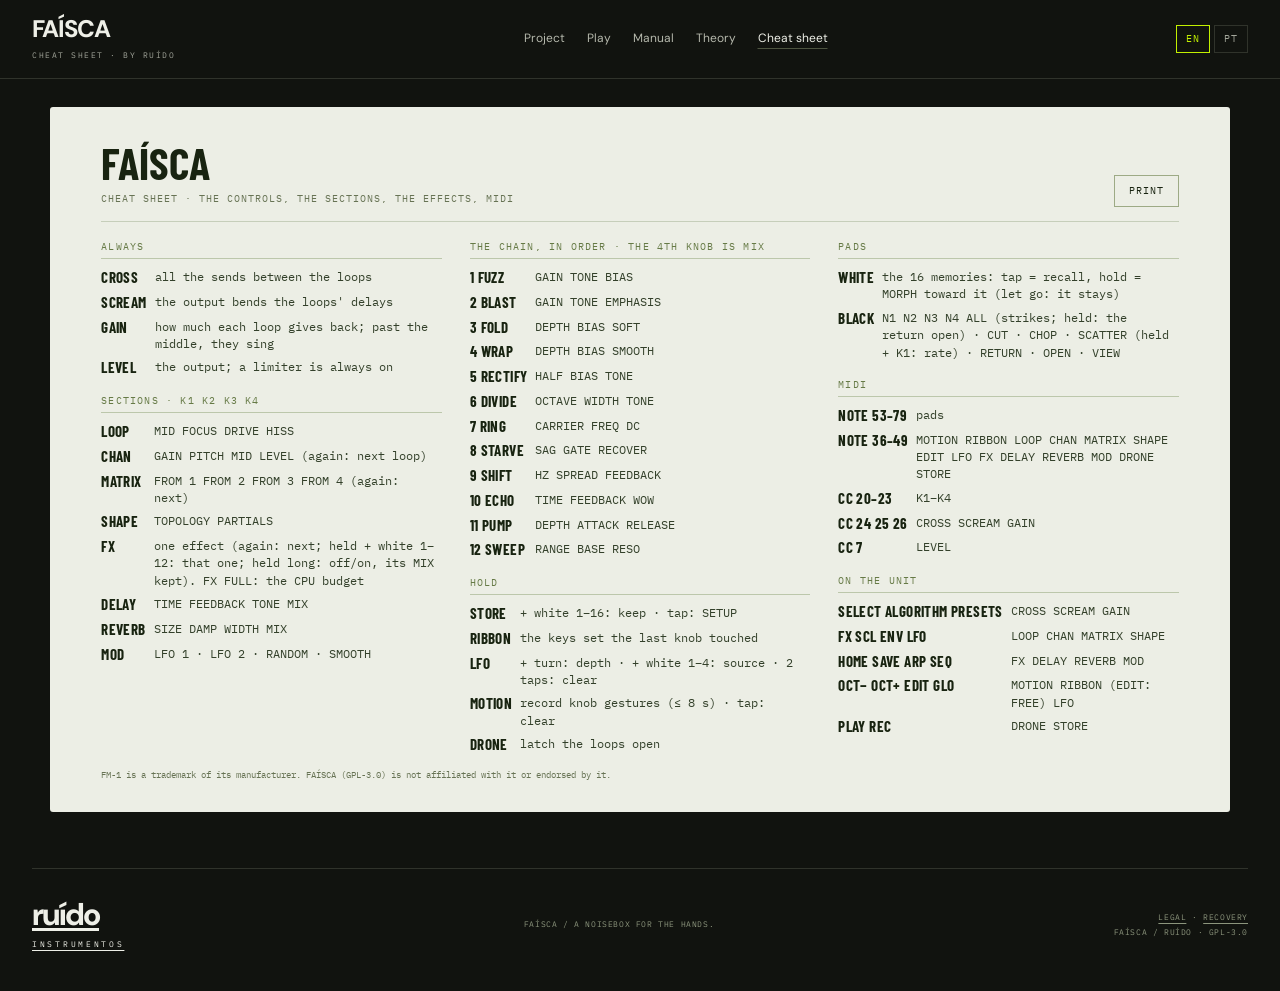
<file: web/cheatsheet.html>
<!doctype html>
<!-- SPDX-License-Identifier: GPL-3.0-only  Copyright (C) 2026 Mario Baril -->
<html lang="en">
<head>
<meta charset="utf-8">
<meta name="viewport" content="width=device-width,initial-scale=1">
<meta name="description" content="FAÍSCA: the controls, the sections, the effects and the MIDI map on one page, to print.">
<meta name="theme-color" content="#000000">
<title>FAÍSCA Cheat Sheet</title>
<link rel="icon" href="icon.svg" type="image/svg+xml">
<link rel="stylesheet" href="site.css">
<style>
.sheet{width:min(1180px,calc(100% - 64px));margin:28px auto 56px;background:var(--paper);color:var(--pink);border-radius:3px;padding:34px clamp(20px,4vw,56px) 30px;color-scheme:light}
.sheet-head{display:flex;justify-content:space-between;align-items:end;gap:16px;flex-wrap:wrap;border-bottom:1px solid #c6ceba;padding-bottom:14px;margin-bottom:20px}
.sheet h1{font:700 44px/1 var(--display);text-transform:uppercase;letter-spacing:0;margin:0;color:#182310}
.sub{font:10px/1.6 var(--mono);letter-spacing:1px;color:#677354;text-transform:uppercase;margin:6px 0 0}
.print{font:10px/1 var(--mono);letter-spacing:1px;color:#182310;background:none;border:1px solid #9daa85;padding:10px 14px;cursor:pointer}
.print:hover{border-color:#182310}
.cols{columns:3 300px;column-gap:28px}
.cols section{break-inside:avoid;margin:0 0 16px}
.cols h2{font:10px/1 var(--mono);letter-spacing:1.2px;color:#667a46;margin:0 0 6px;border-bottom:1px solid #bcc7ab;padding-bottom:6px;text-transform:uppercase}
.cols table{width:100%;border-collapse:collapse;font:12px/1.45 var(--mono)}
.cols td{padding:3px 8px 3px 0;vertical-align:top;color:#33402a}
.cols td:first-child{font:700 15px/1.25 var(--display);letter-spacing:.4px;white-space:nowrap;width:1%;color:#182310}
.note{font:9px/1.7 var(--mono);color:#677354;margin:10px 0 0}
@media(max-width:680px){.sheet{width:calc(100% - 24px);padding:20px 14px}.sheet h1{font-size:34px}.cols td:first-child{white-space:normal}}
@media print{@page{size:A4 landscape;margin:9mm}html,body{background:#fff!important;color:#000}.reading-head,.footer,.print,.skip{display:none!important}
  .sheet{width:100%;margin:0;padding:0;background:#fff}.sheet h1{font-size:18pt}.cols{columns:3;column-gap:6mm}.cols table{font-size:7.6pt}.cols td:first-child{font-size:9pt}.cols section{margin-bottom:6px}}
</style>
</head>
<body>
<header class="reading-head"><div class="head-inner">
  <a class="reading-brand" href="index.html">FAÍSCA<small><span data-l="en">CHEAT SHEET · BY RUÍDO</span><span data-l="pt">FOLHA DE CONSULTA · POR RUÍDO</span></small></a>
  <nav aria-label="Site"><a href="index.html"><span data-l="en">Project</span><span data-l="pt">Projeto</span></a><a href="play.html"><span data-l="en">Play</span><span data-l="pt">Tocar</span></a><a href="manual.html"><span data-l="en">Manual</span><span data-l="pt">Manual</span></a><a href="theory.html"><span data-l="en">Theory</span><span data-l="pt">Teoria</span></a><a href="cheatsheet.html" aria-current="page"><span data-l="en">Cheat sheet</span><span data-l="pt">Folha de consulta</span></a></nav>
  <div class="lang" role="group" aria-label="Language"><button type="button" id="en">EN</button><button type="button" id="pt">PT</button></div>
</div></header>
<main class="sheet" id="content">
<div class="sheet-head"><div><h1>FAÍSCA</h1><p class="sub"><span data-l="en">Cheat sheet · the controls, the sections, the effects, MIDI</span><span data-l="pt">Folha de consulta · os controles, as seções, os efeitos, MIDI</span></p></div>
<button type="button" class="print" id="print"><span data-l="en">PRINT</span><span data-l="pt">IMPRIMIR</span></button></div>
<div class="cols">
<section><h2><span data-l="en">ALWAYS</span><span data-l="pt">SEMPRE</span></h2><table>
<tr><td>CROSS</td><td data-l="en">all the sends between the loops</td><td data-l="pt">todos os envios entre os laços</td></tr>
<tr><td>SCREAM</td><td data-l="en">the output bends the loops' delays</td><td data-l="pt">a saída curva os atrasos dos laços</td></tr>
<tr><td>GAIN</td><td data-l="en">how much each loop gives back; past the middle, they sing</td><td data-l="pt">quanto cada laço devolve; depois do meio, cantam</td></tr>
<tr><td>LEVEL</td><td data-l="en">the output; a limiter is always on</td><td data-l="pt">a saída; o limitador fica sempre ligado</td></tr>
</table></section>

<section><h2><span data-l="en">SECTIONS · K1 K2 K3 K4</span><span data-l="pt">SEÇÕES · K1 K2 K3 K4</span></h2><table>
<tr><td>LOOP</td><td>MID FOCUS DRIVE HISS</td></tr>
<tr><td>CHAN</td><td>GAIN PITCH MID LEVEL <span data-l="en">(again: next loop)</span><span data-l="pt">(de novo: próximo laço)</span></td></tr>
<tr><td>MATRIX</td><td>FROM 1 FROM 2 FROM 3 FROM 4 <span data-l="en">(again: next)</span><span data-l="pt">(de novo: próximo)</span></td></tr>
<tr><td>SHAPE</td><td>TOPOLOGY PARTIALS</td></tr>
<tr><td>FX</td><td><span data-l="en">one effect (again: next; held + white 1–12: that one; held long: off/on, its MIX kept). FX FULL: the CPU budget</span><span data-l="pt">um efeito (de novo: próximo; seguro + branca 1–12: aquele; segurada longa: desliga/liga, o MIX guardado). FX FULL: o orçamento de CPU</span></td></tr>
<tr><td>DELAY</td><td>TIME FEEDBACK TONE MIX</td></tr>
<tr><td>REVERB</td><td>SIZE DAMP WIDTH MIX</td></tr>
<tr><td>MOD</td><td>LFO 1 · LFO 2 · RANDOM · SMOOTH</td></tr>
</table></section>

<section><h2><span data-l="en">THE CHAIN, IN ORDER · THE 4TH KNOB IS MIX</span><span data-l="pt">A CADEIA, EM ORDEM · O 4º KNOB É O MIX</span></h2><table>
<tr><td>1 FUZZ</td><td>GAIN TONE BIAS</td></tr>
<tr><td>2 BLAST</td><td>GAIN TONE EMPHASIS</td></tr>
<tr><td>3 FOLD</td><td>DEPTH BIAS SOFT</td></tr>
<tr><td>4 WRAP</td><td>DEPTH BIAS SMOOTH</td></tr>
<tr><td>5 RECTIFY</td><td>HALF BIAS TONE</td></tr>
<tr><td>6 DIVIDE</td><td>OCTAVE WIDTH TONE</td></tr>
<tr><td>7 RING</td><td>CARRIER FREQ DC</td></tr>
<tr><td>8 STARVE</td><td>SAG GATE RECOVER</td></tr>
<tr><td>9 SHIFT</td><td>HZ SPREAD FEEDBACK</td></tr>
<tr><td>10 ECHO</td><td>TIME FEEDBACK WOW</td></tr>
<tr><td>11 PUMP</td><td>DEPTH ATTACK RELEASE</td></tr>
<tr><td>12 SWEEP</td><td>RANGE BASE RESO</td></tr>
</table></section>

<section><h2><span data-l="en">HOLD</span><span data-l="pt">SEGURAR</span></h2><table>
<tr><td>STORE</td><td><span data-l="en">+ white 1–16: keep · tap: SETUP</span><span data-l="pt">+ branca 1–16: guardar · toque: SETUP</span></td></tr>
<tr><td>RIBBON</td><td><span data-l="en">the keys set the last knob touched</span><span data-l="pt">as teclas ajustam o último knob mexido</span></td></tr>
<tr><td>LFO</td><td><span data-l="en">+ turn: depth · + white 1–4: source · 2 taps: clear</span><span data-l="pt">+ girar: profundidade · + branca 1–4: fonte · 2 toques: limpa</span></td></tr>
<tr><td>MOTION</td><td><span data-l="en">record knob gestures (≤ 8 s) · tap: clear</span><span data-l="pt">grava gestos dos knobs (≤ 8 s) · toque: limpa</span></td></tr>
<tr><td>DRONE</td><td><span data-l="en">latch the loops open</span><span data-l="pt">trava os laços abertos</span></td></tr>
</table></section>

<section><h2>PADS</h2><table>
<tr><td><span data-l="en">WHITE</span><span data-l="pt">BRANCOS</span></td><td><span data-l="en">the 16 memories: tap = recall, hold = MORPH toward it (let go: it stays)</span><span data-l="pt">as 16 memórias: toque = chamar, segurar = MORPH até ela (soltou: fica)</span></td></tr>
<tr><td><span data-l="en">BLACK</span><span data-l="pt">PRETOS</span></td><td>N1 N2 N3 N4 ALL <span data-l="en">(strikes; held: the return open)</span><span data-l="pt">(golpes; seguro: o retorno aberto)</span> · CUT · CHOP · SCATTER <span data-l="en">(held + K1: rate)</span><span data-l="pt">(seguro + K1: velocidade)</span> · RETURN · OPEN · VIEW</td></tr>
</table></section>

<section><h2>MIDI</h2><table>
<tr><td>NOTE 53–79</td><td><span data-l="en">pads</span><span data-l="pt">pads</span></td></tr>
<tr><td>NOTE 36–49</td><td>MOTION RIBBON LOOP CHAN MATRIX SHAPE EDIT LFO FX DELAY REVERB MOD DRONE STORE</td></tr>
<tr><td>CC 20–23</td><td>K1–K4</td></tr>
<tr><td>CC 24 25 26</td><td>CROSS SCREAM GAIN</td></tr>
<tr><td>CC 7</td><td>LEVEL</td></tr>
</table></section>

<section><h2><span data-l="en">ON THE UNIT</span><span data-l="pt">NO APARELHO</span></h2><table>
<tr><td>SELECT ALGORITHM PRESETS</td><td>CROSS SCREAM GAIN</td></tr>
<tr><td>FX SCL ENV LFO</td><td>LOOP CHAN MATRIX SHAPE</td></tr>
<tr><td>HOME SAVE ARP SEQ</td><td>FX DELAY REVERB MOD</td></tr>
<tr><td>OCT− OCT+ EDIT GLO</td><td>MOTION RIBBON (EDIT: FREE) LFO</td></tr>
<tr><td>PLAY REC</td><td>DRONE STORE</td></tr>
</table></section>
</div>
<p class="note"><span data-l="en">FM-1 is a trademark of its manufacturer. FAÍSCA (GPL-3.0) is not affiliated with it or endorsed by it.</span><span data-l="pt">FM-1 é marca do seu fabricante. O FAÍSCA (GPL-3.0) não é afiliado a ele nem endossado por ele.</span></p>
</main>
<footer class="footer reading-foot">
  <a href="https://usina.ruido.art.br" class="brand">ruído<span>INSTRUMENTOS</span></a>
  <p><span data-l="en">FAÍSCA / A NOISEBOX FOR THE HANDS.</span><span data-l="pt">FAÍSCA / UMA CAIXA DE RUÍDO PARA AS MÃOS.</span></p>
  <span><a href="legal.html">LEGAL</a> · <a href="recovery.html"><span data-l="en">RECOVERY</span><span data-l="pt">RECUPERAÇÃO</span></a><br>FAÍSCA / RUÍDO · GPL-3.0</span>
</footer>
<script>document.getElementById("print").onclick=()=>print();</script>
<script src="site.js"></script>
</body>
</html>
</file>
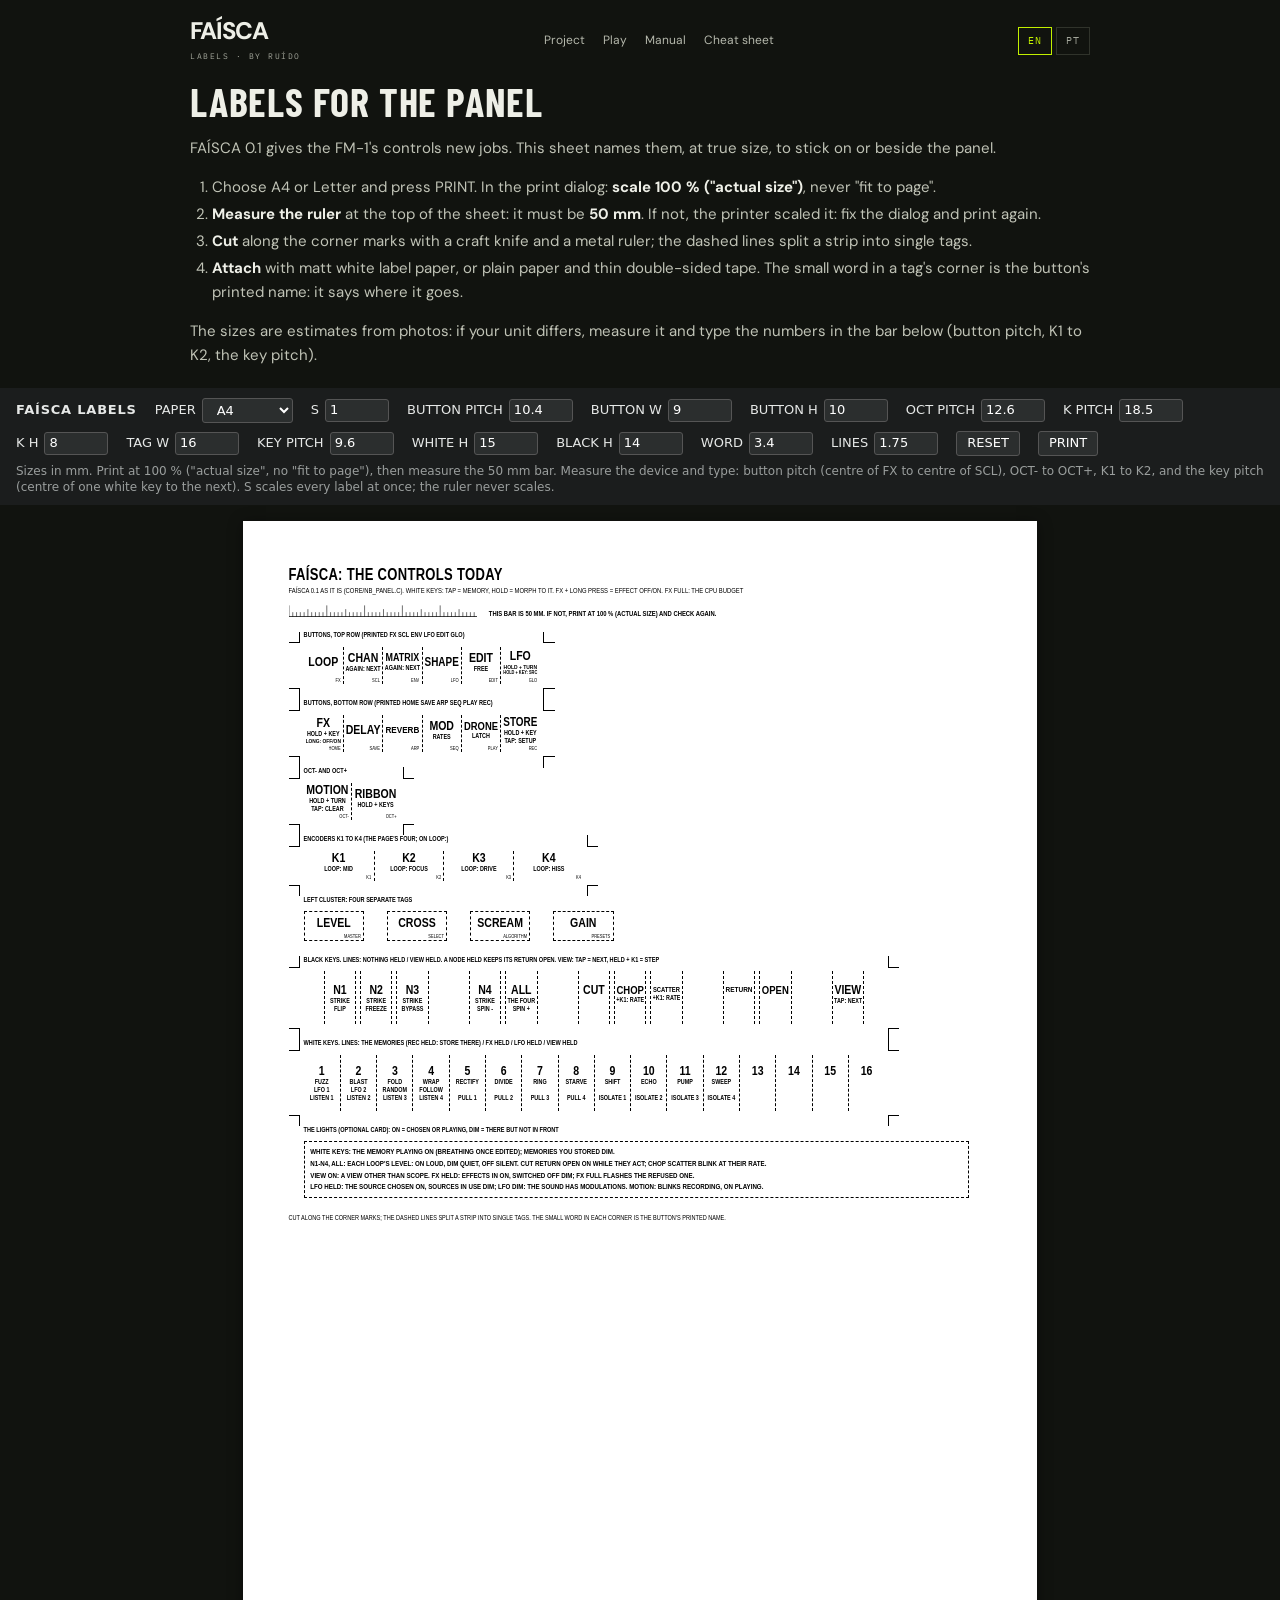
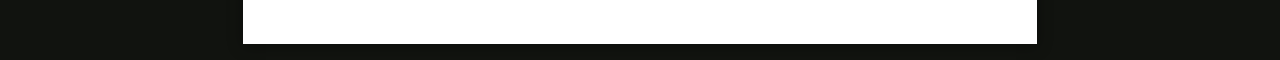
<file: web/labels.html>
<!doctype html>
<!-- SPDX-License-Identifier: GPL-3.0-only  Copyright (C) 2026 Mario Baril. Generated by make_labels.py -->
<html lang="en">
<head>
<meta charset="utf-8">
<meta name="viewport" content="width=device-width,initial-scale=1">
<title>FAÍSCA Labels</title>
<style id="paper">@page{size:A4;margin:0}</style>
<style>
:root{--s:1.0;--bp:10.4mm;--bh:10.0mm;--bw:9.0mm;--op:12.6mm;--kp:18.5mm;--kh:8.0mm;--tw:16.0mm;--keyp:9.6mm;--wh:15.0mm;--blh:14.0mm;--fm:3.4mm;--fs:1.75mm;--fh:1.3mm;
  --paper-w:210mm;--paper-h:297mm;
  --font:"Arial Narrow","Roboto Condensed","Liberation Sans Narrow","Helvetica Neue",Arial,sans-serif}
*{box-sizing:border-box}
html,body{margin:0;background:#8a8d8c;color:#000;font-family:var(--font)}
.panel{position:sticky;top:0;z-index:5;background:#1b1d1d;color:#e6e8e7;padding:10px 16px;display:flex;flex-wrap:wrap;
  gap:8px 18px;align-items:center;font:500 13px/1.3 system-ui,sans-serif}
.panel label{display:flex;gap:6px;align-items:center;white-space:nowrap}
.panel input{width:64px;font:inherit;padding:2px 4px;background:#2b2e2e;color:#fff;border:1px solid #555;border-radius:3px}
.panel select,.panel button{font:inherit;padding:3px 10px;background:#2b2e2e;color:#fff;border:1px solid #555;border-radius:3px;cursor:pointer}
.panel b{font-weight:700;letter-spacing:.06em}
.panel .hint{flex-basis:100%;color:#9a9e9d;font-size:12px}
.sheet{width:var(--paper-w);height:var(--paper-h);margin:16px auto;background:#fff;padding:12mm 12mm;overflow:hidden;
  page-break-after:always;break-after:page;position:relative}
.sheet:last-child{page-break-after:auto;break-after:auto}
h1{font:700 4.2mm/1 var(--font);margin:0 0 1.2mm;letter-spacing:.02em}
.note{font:400 1.9mm/1.2 var(--font);margin:0 0 2.5mm}
.ruler{display:flex;align-items:flex-end;gap:3mm;margin:0 0 4mm}
.ruler svg{width:50mm;height:3.2mm;display:block;flex:none}
.ruler span{font:600 1.9mm/1 var(--font)}
.cap{font:600 1.8mm/1 var(--font);margin:0 0 2mm}
.blk{margin:0 0 4.2mm;padding-left:4mm}
.strip{position:relative;height:calc(var(--h) * var(--s))}
.cell{position:absolute;top:0;height:100%;display:flex;flex-direction:column;justify-content:center;align-items:center;
  padding:0 .4mm;left:calc(var(--x) * var(--p) * var(--s));width:calc(var(--w) * var(--p) * var(--s))}
.cell.div{border-left:.12mm dashed #000}
.cell.tag{border:.15mm dashed #000}
.cell.blk2{border-left:.12mm dashed #000;border-right:.12mm dashed #000}
.fit{display:block;width:100%;white-space:nowrap;overflow:hidden;text-align:center;line-height:1.08}
.m{font-weight:700;font-size:calc(var(--fm) * var(--s))}
.l{font-weight:600;font-size:calc(var(--fs) * var(--s));line-height:1.2}
.f{position:absolute;right:.6mm;bottom:.3mm;font-weight:400;font-size:calc(var(--fh) * var(--s));line-height:1;width:auto;max-width:90%}
.hasf{padding-bottom:calc((var(--fh) + .5mm) * var(--s))}
.tags{display:flex;gap:6mm}
.tags .cell{position:relative;left:auto;width:calc(var(--p) * var(--s))}
.cm{position:absolute;width:3mm;height:3mm;border:0 solid #000}
.cm.tl{left:-4mm;top:-4mm;border-right-width:.2mm;border-bottom-width:.2mm}
.cm.tr{right:-4mm;top:-4mm;border-left-width:.2mm;border-bottom-width:.2mm}
.cm.bl{left:-4mm;bottom:-4mm;border-right-width:.2mm;border-top-width:.2mm}
.cm.br{right:-4mm;bottom:-4mm;border-left-width:.2mm;border-top-width:.2mm}
.foot{font:400 1.8mm/1.3 var(--font);margin-top:1mm}
.card{border:.15mm dashed #000;padding:1mm 1.5mm;font:600 2mm/1.55 var(--font);white-space:nowrap}
@media print{
  html,body{background:#fff}
  .panel{display:none}
  .sheet{margin:0;box-shadow:none}
}
@media screen{.sheet{box-shadow:0 2px 14px #0006}}
</style>
<link rel="icon" href="icon.svg" type="image/svg+xml">
<meta name="description" content="FAÍSCA: the labels for the FM-1's panel, to print at true size, cut and attach.">
<style>
@font-face{font-family:"DM Sans";src:url("fonts/DMSans.ttf") format("truetype");font-weight:100 1000;font-display:swap}
@font-face{font-family:"IBM Plex Mono";src:url("fonts/IBMPlexMono-Regular.ttf") format("truetype");font-weight:400;font-display:swap}
@font-face{font-family:"Barlow Condensed";src:url("fonts/BarlowCondensed-Bold.ttf") format("truetype");font-weight:700;font-display:swap}
[data-l]{display:none}html[lang="en"] [data-l="en"],html[lang="pt-BR"] [data-l="pt"]{display:revert}
@media screen{html,body{background:#11130f}}
.site{background:#11130f;color:#eeefe7;font:15px/1.6 "DM Sans",Arial,sans-serif;padding:18px 16px 6px}
.site a{color:inherit}
.site .top{max-width:900px;margin:0 auto;display:flex;flex-wrap:wrap;gap:12px 24px;align-items:center;justify-content:space-between}
.site .brand{font:800 24px/1.1 "DM Sans",Arial,sans-serif;letter-spacing:-1px;text-decoration:none}
.site .brand small{display:block;font:8px/1.6 "IBM Plex Mono",monospace;letter-spacing:1.5px;color:#a3a69b;margin-top:6px}
.site nav{display:flex;gap:18px;font-size:12px;color:#b5b8ac;flex-wrap:wrap}.site nav a{text-decoration:none}
.site .lang{display:flex;gap:4px}
.site .lang button{font:10px/1 "IBM Plex Mono",monospace;letter-spacing:1px;background:none;color:#a3a69b;border:1px solid #30332b;padding:8px 9px;cursor:pointer}
.site .lang button.on{color:#c2f000;border-color:#c2f000}
.site .how{max-width:900px;margin:18px auto 0;color:#c0c3b6}
.site h1{font:700 40px/1 "Barlow Condensed","Arial Narrow",sans-serif;text-transform:uppercase;margin:0 0 10px;color:#eeefe7}
.site ol{margin:8px 0 6px;padding-left:22px}.site li{margin:3px 0}
.site b{color:#eeefe7}
@media print{.site{display:none}}
</style>
</head>
<body>
<div class="site">
<div class="top">
  <a class="brand" href="index.html">FAÍSCA<small><span data-l="en">LABELS · BY RUÍDO</span><span data-l="pt">RÓTULOS · POR RUÍDO</span></small></a>
  <nav aria-label="Site"><a href="index.html"><span data-l="en">Project</span><span data-l="pt">Projeto</span></a><a href="play.html"><span data-l="en">Play</span><span data-l="pt">Tocar</span></a><a href="manual.html"><span data-l="en">Manual</span><span data-l="pt">Manual</span></a><a href="cheatsheet.html"><span data-l="en">Cheat sheet</span><span data-l="pt">Folha de consulta</span></a></nav>
  <div class="lang" role="group" aria-label="Language"><button type="button" id="en">EN</button><button type="button" id="pt">PT</button></div>
</div>
<div class="how">
<h1><span data-l="en">Labels for the panel</span><span data-l="pt">Rótulos para o painel</span></h1>
<div data-l="en"><p>FAÍSCA 0.1 gives the FM-1's controls new jobs. This sheet names them, at true size, to stick on or beside the panel.</p>
<ol><li>Choose A4 or Letter and press PRINT. In the print dialog: <b>scale 100 % ("actual size")</b>, never "fit to page".</li>
<li><b>Measure the ruler</b> at the top of the sheet: it must be <b>50 mm</b>. If not, the printer scaled it: fix the dialog and print again.</li>
<li><b>Cut</b> along the corner marks with a craft knife and a metal ruler; the dashed lines split a strip into single tags.</li>
<li><b>Attach</b> with matt white label paper, or plain paper and thin double-sided tape. The small word in a tag's corner is the button's printed name: it says where it goes.</li></ol>
<p>The sizes are estimates from photos: if your unit differs, measure it and type the numbers in the bar below (button pitch, K1 to K2, the key pitch).</p></div>
<div data-l="pt"><p>O FAÍSCA 0.1 dá funções novas aos controles do FM-1. Esta folha dá nome a elas, em tamanho real, para colar no painel ou ao lado dele.</p>
<ol><li>Escolha A4 ou Letter e aperte PRINT. No diálogo de impressão: <b>escala 100 % ("tamanho real")</b>, nunca "ajustar à página".</li>
<li><b>Meça a régua</b> no alto da folha: tem de dar <b>50 mm</b>. Se não der, a impressora escalou: corrija o diálogo e imprima de novo.</li>
<li><b>Corte</b> pelas marcas de canto com estilete e régua de metal; as linhas tracejadas separam uma tira em rótulos soltos.</li>
<li><b>Cole</b> com papel adesivo branco fosco, ou papel comum e fita dupla face fina. A palavra pequena no canto de cada rótulo é o nome impresso do botão: diz onde ele vai.</li></ol>
<p>As medidas são estimativas a partir de fotos: se a sua unidade for diferente, meça-a e digite os números na barra abaixo (passo dos botões, de K1 a K2, passo das teclas).</p></div>
</div>
</div>
<div class="panel">
  <b>FAÍSCA LABELS</b>
  <label>PAPER <select id="paperSel"><option value="a4">A4</option><option value="letter">LETTER</option></select></label>
  <select id="sheetSel" hidden><option value="today">TODAY</option></select>
  <span id="inputs" style="display:contents"></span>
  <button id="reset">RESET</button>
  <button onclick="window.print()">PRINT</button>
  <div class="hint">Sizes in mm. Print at 100 % ("actual size", no "fit to page"), then measure the 50 mm bar. Measure the device
  and type: button pitch (centre of FX to centre of SCL), OCT- to OCT+, K1 to K2, and the key pitch (centre of one white
  key to the next). S scales every label at once; the ruler never scales.</div>
</div>
<div id="sheets"></div>
<script>
"use strict";
const DATA=[{"id": "today", "title": "FAÍSCA: THE CONTROLS TODAY", "note": "FAÍSCA 0.1 AS IT IS (CORE/NB_PANEL.C). WHITE KEYS: TAP = MEMORY, HOLD = MORPH TO IT. FX + LONG PRESS = EFFECT OFF/ON. FX FULL: THE CPU BUDGET", "strips": [{"kind": "row", "pitch": "bp", "h": "bh", "cap": "BUTTONS, TOP ROW (PRINTED FX SCL ENV LFO EDIT GLO)", "cells": [{"f": "FX", "m": "LOOP", "s": []}, {"f": "SCL", "m": "CHAN", "s": ["AGAIN: NEXT"]}, {"f": "ENV", "m": "MATRIX", "s": ["AGAIN: NEXT"]}, {"f": "LFO", "m": "SHAPE", "s": []}, {"f": "EDIT", "m": "EDIT", "s": ["FREE"]}, {"f": "GLO", "m": "LFO", "s": ["HOLD + TURN", "HOLD + KEY: SRC"]}]}, {"kind": "row", "pitch": "bp", "h": "bh", "cap": "BUTTONS, BOTTOM ROW (PRINTED HOME SAVE ARP SEQ PLAY REC)", "cells": [{"f": "HOME", "m": "FX", "s": ["HOLD + KEY", "LONG: OFF/ON"]}, {"f": "SAVE", "m": "DELAY", "s": []}, {"f": "ARP", "m": "REVERB", "s": []}, {"f": "SEQ", "m": "MOD", "s": ["RATES"]}, {"f": "PLAY", "m": "DRONE", "s": ["LATCH"]}, {"f": "REC", "m": "STORE", "s": ["HOLD + KEY", "TAP: SETUP"]}]}, {"kind": "row", "pitch": "op", "h": "bh", "cap": "OCT- AND OCT+", "cells": [{"f": "OCT-", "m": "MOTION", "s": ["HOLD + TURN", "TAP: CLEAR"]}, {"f": "OCT+", "m": "RIBBON", "s": ["HOLD + KEYS"]}]}, {"kind": "row", "pitch": "kp", "h": "kh", "cap": "ENCODERS K1 TO K4 (THE PAGE'S FOUR; ON LOOP:)", "cells": [{"f": "K1", "m": "K1", "s": ["LOOP: MID"]}, {"f": "K2", "m": "K2", "s": ["LOOP: FOCUS"]}, {"f": "K3", "m": "K3", "s": ["LOOP: DRIVE"]}, {"f": "K4", "m": "K4", "s": ["LOOP: HISS"]}]}, {"kind": "tags", "pitch": "tw", "h": "kh", "cap": "LEFT CLUSTER: FOUR SEPARATE TAGS", "cells": [{"f": "MASTER", "m": "LEVEL", "s": []}, {"f": "SELECT", "m": "CROSS", "s": []}, {"f": "ALGORITHM", "m": "SCREAM", "s": []}, {"f": "PRESETS", "m": "GAIN", "s": []}]}, {"kind": "black", "pitch": "keyp", "h": "blh", "cap": "BLACK KEYS. LINES: NOTHING HELD / VIEW HELD. A NODE HELD KEEPS ITS RETURN OPEN. VIEW: TAP = NEXT, HELD + K1 = STEP", "cells": [{"m": "N1", "s": ["STRIKE", "FLIP"]}, {"m": "N2", "s": ["STRIKE", "FREEZE"]}, {"m": "N3", "s": ["STRIKE", "BYPASS"]}, {"m": "N4", "s": ["STRIKE", "SPIN -"]}, {"m": "ALL", "s": ["THE FOUR", "SPIN +"]}, {"m": "CUT", "s": ["", ""]}, {"m": "CHOP", "s": ["+K1: RATE", ""]}, {"m": "SCATTER", "s": ["+K1: RATE", ""]}, {"m": "RETURN", "s": ["", ""]}, {"m": "OPEN", "s": ["", ""]}, {"m": "VIEW", "s": ["TAP: NEXT", ""]}]}, {"kind": "white", "pitch": "keyp", "h": "wh", "cap": "WHITE KEYS. LINES: THE MEMORIES (REC HELD: STORE THERE) / FX HELD / LFO HELD / VIEW HELD", "cells": [{"m": "1", "s": ["FUZZ", "LFO 1", "LISTEN 1"]}, {"m": "2", "s": ["BLAST", "LFO 2", "LISTEN 2"]}, {"m": "3", "s": ["FOLD", "RANDOM", "LISTEN 3"]}, {"m": "4", "s": ["WRAP", "FOLLOW", "LISTEN 4"]}, {"m": "5", "s": ["RECTIFY", "", "PULL 1"]}, {"m": "6", "s": ["DIVIDE", "", "PULL 2"]}, {"m": "7", "s": ["RING", "", "PULL 3"]}, {"m": "8", "s": ["STARVE", "", "PULL 4"]}, {"m": "9", "s": ["SHIFT", "", "ISOLATE 1"]}, {"m": "10", "s": ["ECHO", "", "ISOLATE 2"]}, {"m": "11", "s": ["PUMP", "", "ISOLATE 3"]}, {"m": "12", "s": ["SWEEP", "", "ISOLATE 4"]}, {"m": "13", "s": ["", "", ""]}, {"m": "14", "s": ["", "", ""]}, {"m": "15", "s": ["", "", ""]}, {"m": "16", "s": ["", "", ""]}]}, {"kind": "card", "w": 176.0, "cap": "THE LIGHTS (OPTIONAL CARD): ON = CHOSEN OR PLAYING, DIM = THERE BUT NOT IN FRONT", "lines": ["WHITE KEYS: THE MEMORY PLAYING ON (BREATHING ONCE EDITED); MEMORIES YOU STORED DIM.", "N1-N4, ALL: EACH LOOP'S LEVEL: ON LOUD, DIM QUIET, OFF SILENT. CUT RETURN OPEN ON WHILE THEY ACT; CHOP SCATTER BLINK AT THEIR RATE.", "VIEW ON: A VIEW OTHER THAN SCOPE. FX HELD: EFFECTS IN ON, SWITCHED OFF DIM; FX FULL FLASHES THE REFUSED ONE.", "LFO HELD: THE SOURCE CHOSEN ON, SOURCES IN USE DIM; LFO DIM: THE SOUND HAS MODULATIONS. MOTION: BLINKS RECORDING, ON PLAYING."]}]}];
const DEF={"s": 1.0, "bp": 10.4, "bh": 10.0, "bw": 9.0, "op": 12.6, "kp": 18.5, "kh": 8.0, "tw": 16.0, "keyp": 9.6, "wh": 15.0, "blh": 14.0, "fm": 3.4, "fs": 1.75, "fh": 1.3};
const LABELS={s:"S",bp:"BUTTON PITCH",bw:"BUTTON W",bh:"BUTTON H",op:"OCT PITCH",kp:"K PITCH",kh:"K H",tw:"TAG W",keyp:"KEY PITCH",wh:"WHITE H",blh:"BLACK H",fm:"WORD",fs:"LINES"};
const BLACK_AT=[1, 2, 3, 5, 6, 8, 9, 10, 12, 13, 15];
const root=document.documentElement;
const el=(tag,cls,txt)=>{const e=document.createElement(tag);if(cls)e.className=cls;if(txt!==undefined)e.textContent=txt;return e;};
function cellBody(c,cell,hint){
  for(const m of c.m.split("|"))cell.append(el("span","fit m",m));
  for(const s of c.s)cell.append(el("span","fit l",s||" "));
  if(hint&&c.f){cell.classList.add("hasf");cell.append(el("span","fit f",c.f));}
}
function ruler(){
  const ns="http://www.w3.org/2000/svg",s=document.createElementNS(ns,"svg");
  s.setAttribute("viewBox","0 -0.1 50 3.2");s.setAttribute("preserveAspectRatio","none");
  const ln=(x1,y1,x2,y2,w)=>{const l=document.createElementNS(ns,"line");l.setAttribute("x1",x1);l.setAttribute("y1",y1);
    l.setAttribute("x2",x2);l.setAttribute("y2",y2);l.setAttribute("stroke","#000");l.setAttribute("stroke-width",w);s.append(l);};
  ln(0,3,50,3,.3);
  for(let i=0;i<=50;i++){const t=i%10===0?3:i%5===0?2:1.2;ln(i,3-t,i,3,.15);}
  return s;
}
function build(){
  const box=document.getElementById("sheets");box.innerHTML="";
  const which=document.getElementById("sheetSel").value;
  for(const sh of DATA){
    if(which!=="all"&&which!==sh.id)continue;
    const p=el("section","sheet");p.append(el("h1","",sh.title),el("p","note",sh.note));
    const r=el("div","ruler");r.append(ruler(),el("span","","THIS BAR IS 50 MM. IF NOT, PRINT AT 100 % (ACTUAL SIZE) AND CHECK AGAIN."));p.append(r);
    for(const st of sh.strips){
      const b=el("div","blk");b.append(el("div","cap",st.cap));
      if(st.kind==="card"){const cd=el("div","card");cd.style.width=st.w+"mm";for(const ln of st.lines)cd.append(el("div","",ln));b.append(cd);p.append(b);continue;}
      const strip=el("div","strip"+(st.kind==="tags"?" tags":""));
      strip.style.setProperty("--p","var(--"+st.pitch+")");strip.style.setProperty("--h","var(--"+st.h+")");
      if(st.kind==="tags"){
        for(const c of st.cells){const cell=el("div","cell tag");cellBody(c,cell,true);strip.append(cell);}
      }else{
        const n=(st.kind==="black"||st.kind==="white")?16:st.cells.length;
        strip.style.width="calc("+n+" * var(--p) * var(--s))";
        st.cells.forEach((c,i)=>{
          const cell=el("div","cell");
          if(st.kind==="black"){cell.classList.add("blk2");cell.style.setProperty("--x",BLACK_AT[i]-.45);cell.style.setProperty("--w",.9);}
          else{if(i)cell.classList.add("div");cell.style.setProperty("--x",i);cell.style.setProperty("--w",1);}
          cellBody(c,cell,st.kind==="row");strip.append(cell);
        });
        for(const k of ["tl","tr","bl","br"])strip.append(el("i","cm "+k));
      }
      b.append(strip);p.append(b);
    }
    p.append(el("p","foot","CUT ALONG THE CORNER MARKS; THE DASHED LINES SPLIT A STRIP INTO SINGLE TAGS. THE SMALL WORD IN EACH CORNER IS THE BUTTON'S PRINTED NAME."));
    box.append(p);
  }
  fit();
}
/* every word fits its cell: shrink the font until it does */
function fit(){
  for(const e of document.querySelectorAll(".fit")){
    e.style.fontSize="";
    if(e.scrollWidth>e.clientWidth+.5){
      const cs=parseFloat(getComputedStyle(e).fontSize);
      e.style.fontSize=Math.max(3,cs*e.clientWidth/e.scrollWidth*.97)+"px";
    }
  }
}
function setVar(k,v){root.style.setProperty("--"+k,k==="s"?String(v):v+"mm");}
function inputs(){
  const box=document.getElementById("inputs");box.innerHTML="";
  for(const k of Object.keys(LABELS)){
    const l=el("label","",LABELS[k]+" "),i=el("input");i.type="number";i.step=k==="s"?"0.01":"0.1";i.value=DEF[k];i.id="v_"+k;
    i.addEventListener("input",()=>{const v=parseFloat(i.value);if(v>0){setVar(k,v);fit();}});
    l.append(i);box.append(l);
  }
}
function paper(){
  const a4=document.getElementById("paperSel").value==="a4";
  document.getElementById("paper").textContent="@page{size:"+(a4?"A4":"letter")+";margin:0}";
  root.style.setProperty("--paper-w",a4?"210mm":"215.9mm");root.style.setProperty("--paper-h",a4?"297mm":"279.4mm");
}
document.getElementById("paperSel").addEventListener("change",()=>{paper();fit();});
document.getElementById("sheetSel").addEventListener("change",build);
document.getElementById("reset").addEventListener("click",()=>{for(const k in DEF){setVar(k,DEF[k]);const i=document.getElementById("v_"+k);if(i)i.value=DEF[k];}fit();});
addEventListener("beforeprint",fit);
if(document.fonts&&document.fonts.ready)document.fonts.ready.then(fit);
inputs();paper();build();
</script>
<script src="site.js"></script>
</body>
</html>
</file>
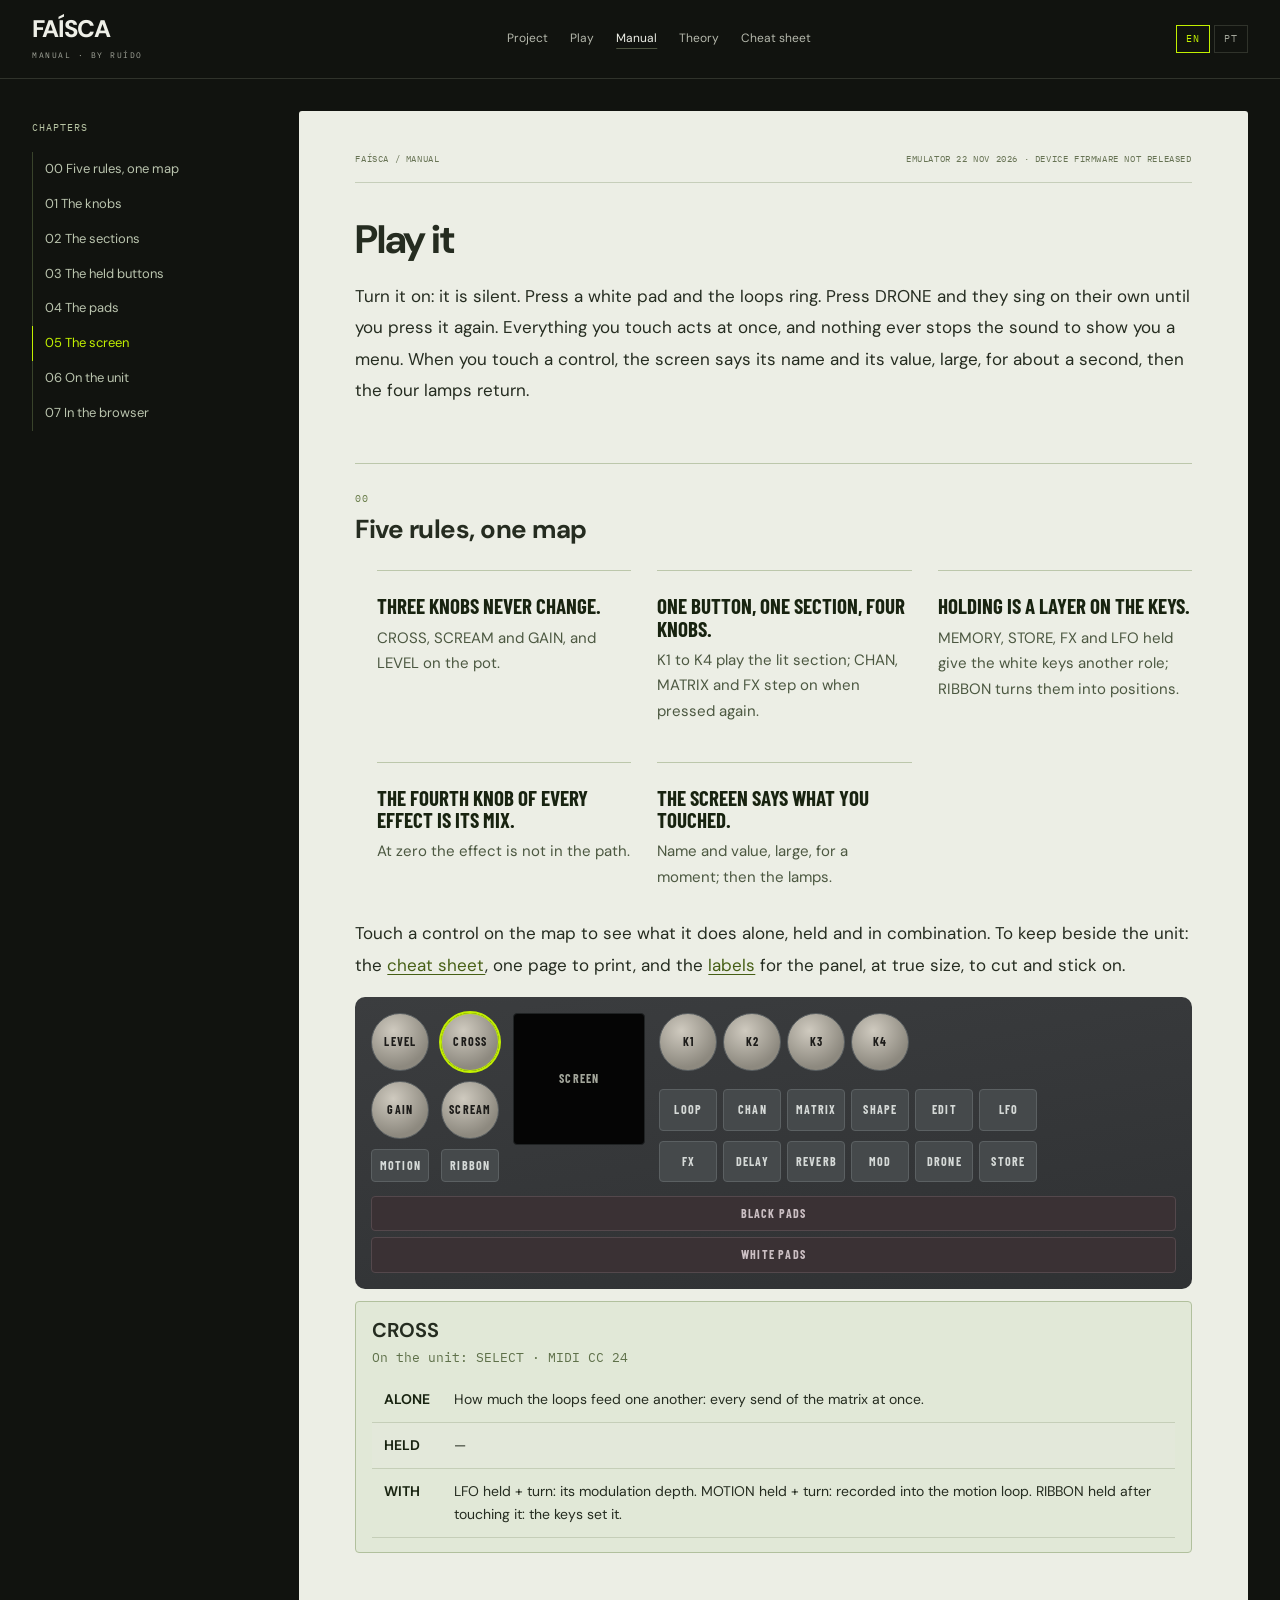
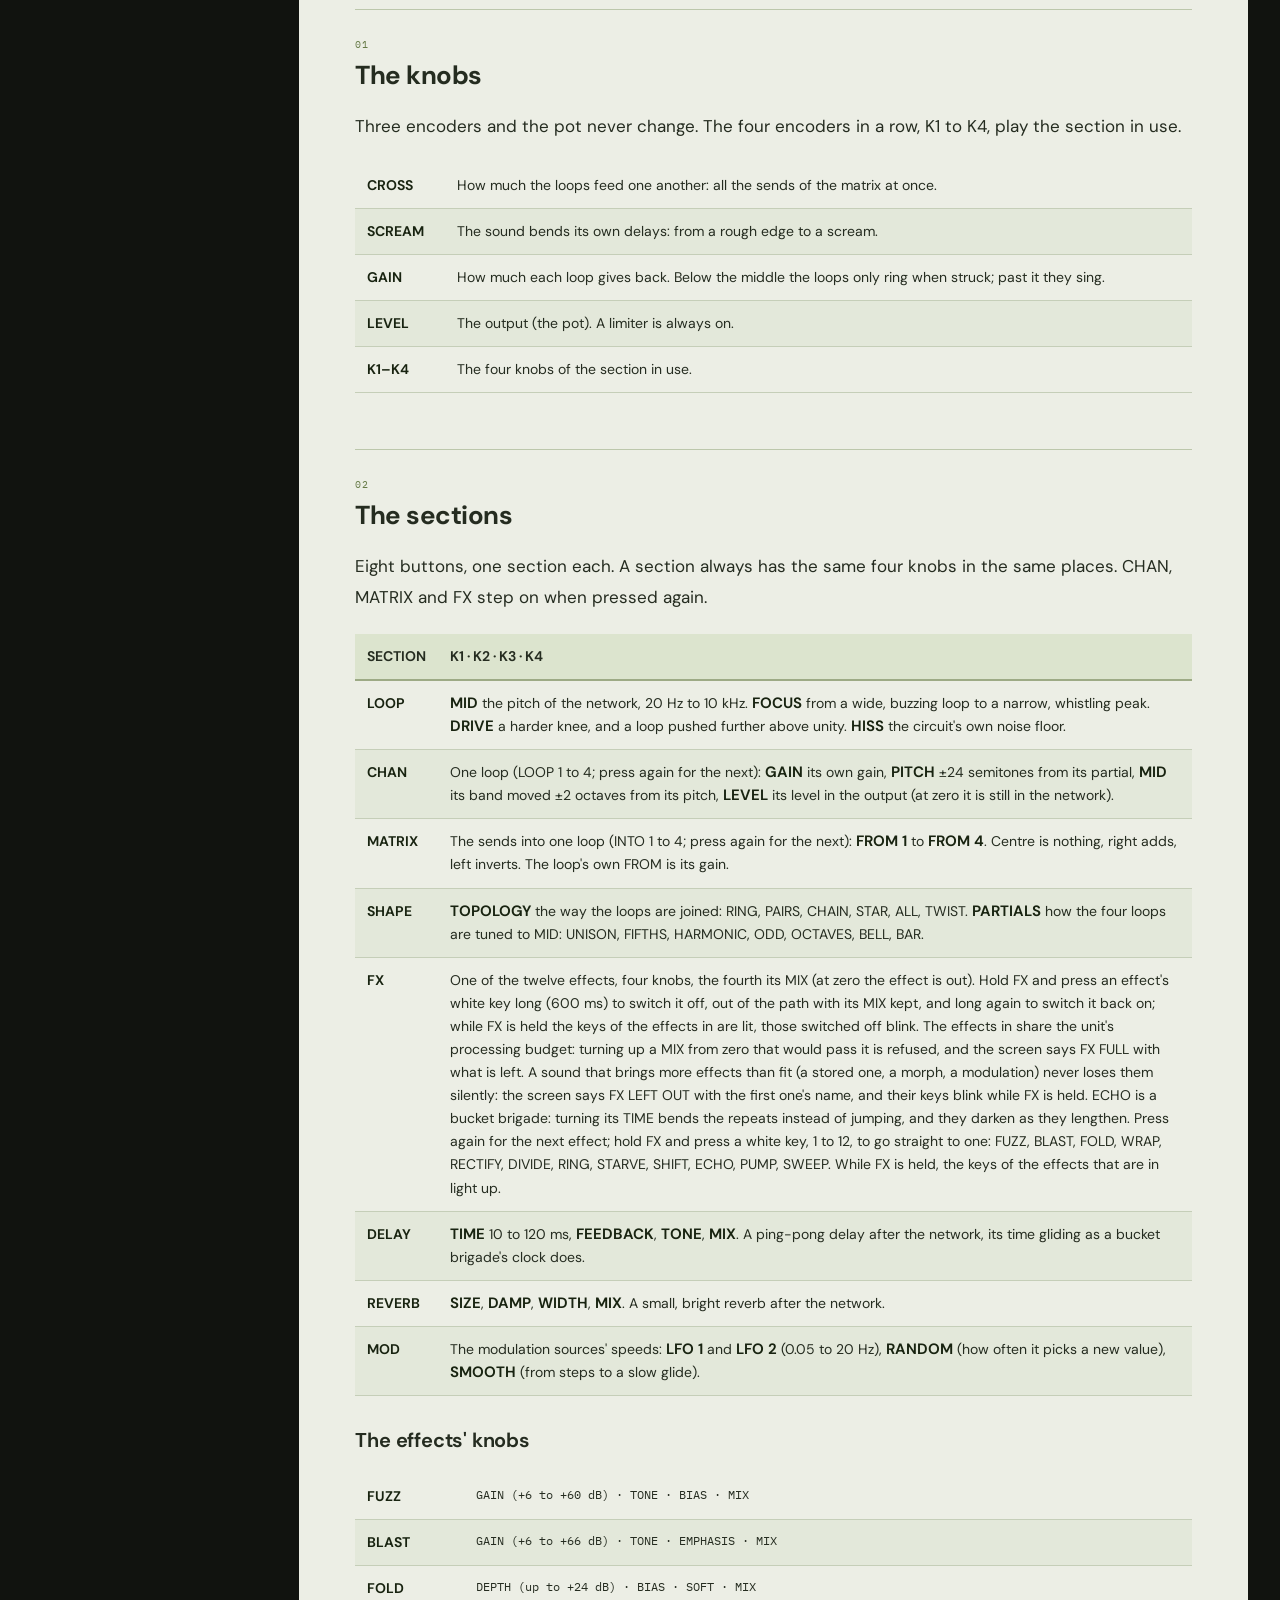
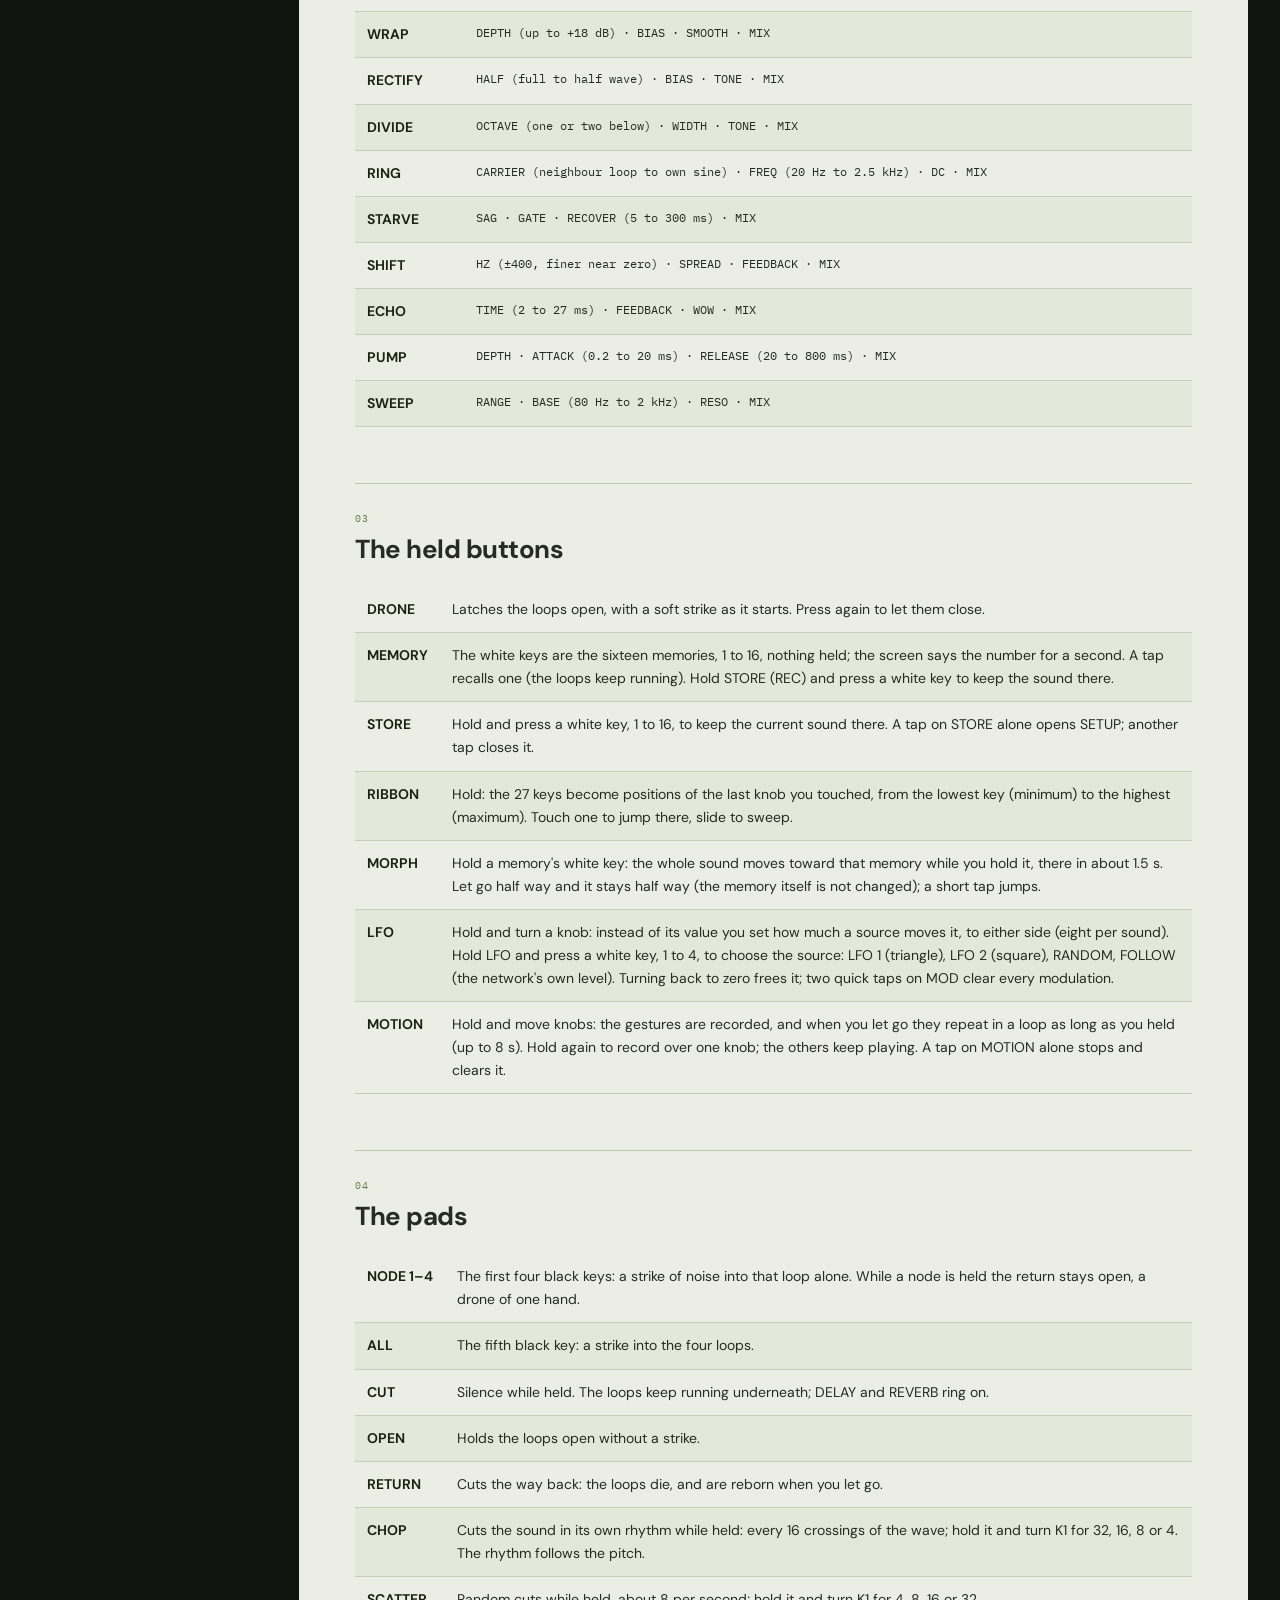
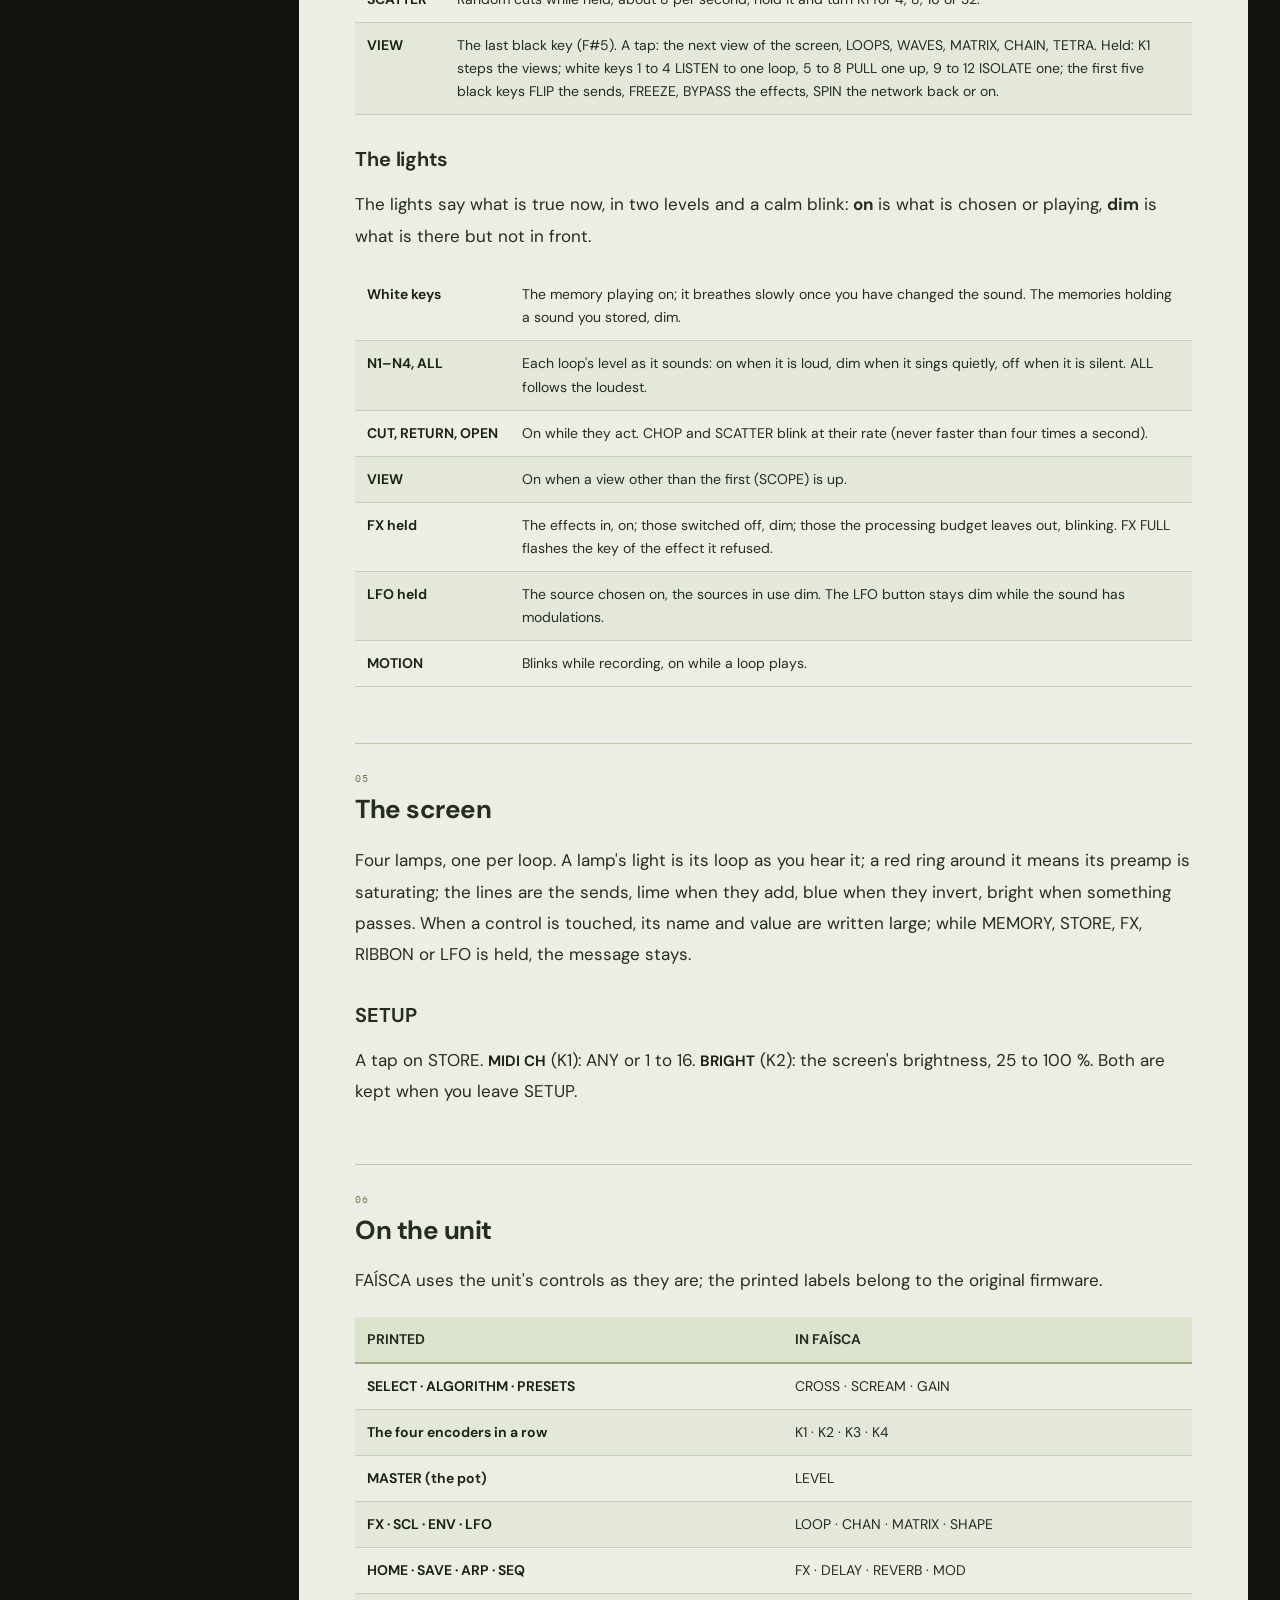
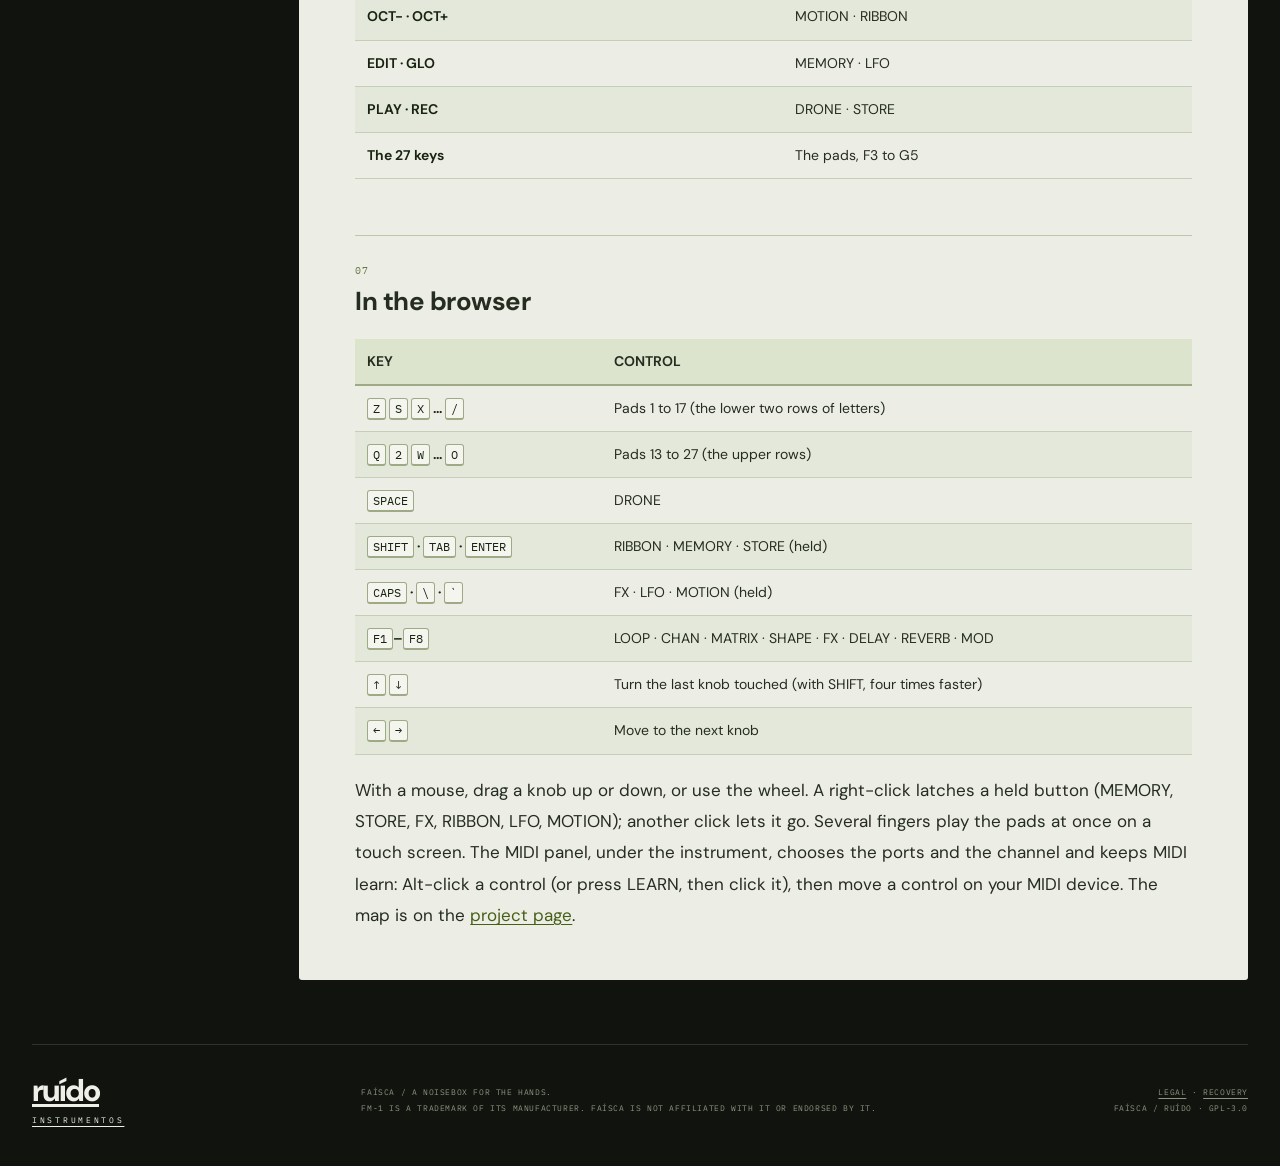
<file: web/manual.html>
<!doctype html>
<!-- SPDX-License-Identifier: GPL-3.0-only  Copyright (C) 2026 Mario Baril -->
<html lang="en">
<head>
<meta charset="utf-8">
<meta name="viewport" content="width=device-width,initial-scale=1">
<meta name="theme-color" content="#000000">
<meta name="description" content="FAÍSCA: the manual. Sections, knobs, pads, held buttons, the screen, the unit's own labels, the computer keyboard and MIDI.">
<title>FAÍSCA Manual</title>
<link rel="icon" href="icon.svg" type="image/svg+xml">
<link rel="stylesheet" href="site.css">
<style>
ol.rules{padding-left:22px;margin:0 0 16px}
ol.rules li{margin:6px 0}
ol.rules b{color:#182310}
/* the map: the unit's controls in their places, each one a button */
.face{display:grid;gap:14px;grid-template-columns:auto auto 1fr;grid-template-areas:"left screen right" "pads pads pads";
  background:linear-gradient(170deg,#3b3d3f,#2f3133);border-radius:10px;padding:16px;margin:16px 0 12px}
.face .left{grid-area:left;display:grid;grid-template-columns:repeat(2,auto);gap:10px 12px;align-content:start}
.face .screen{grid-area:screen;align-self:start}
.face .right{grid-area:right;display:grid;gap:10px}
.face .row{display:flex;flex-wrap:wrap;gap:6px}
.face .pads{grid-area:pads;display:grid;gap:6px}
.ctl{font:700 12px/1.1 var(--display);letter-spacing:.1em;color:#d5d9d7;background:#45494b;border:1px solid #5b6062;border-radius:4px;
  padding:9px 6px;cursor:pointer;min-width:58px;text-align:center}
.ctl:hover{border-color:#9aa09e}
.ctl:focus-visible{outline:1px solid #fff;outline-offset:2px}
.ctl.on{color:var(--lime);border-color:var(--lime)}
.ctl.knob{border-radius:999px;width:58px;height:58px;padding:0;background:radial-gradient(circle at 38% 30%,#cfcabf,#8d897f 70%);color:#1d1c1a}
.ctl.knob.on{box-shadow:0 0 0 2px var(--lime);color:#1d1c1a}
.ctl.scr{width:132px;height:132px;background:#050505;border-color:#202324;color:var(--dim)}
.ctl.pad{background:#3a3134;border-color:#54484c;color:#cbbfc3;padding:10px 6px}
.ctl.wide{flex:1}
.mapcard{border:1px solid var(--line);border-radius:4px;padding:14px 16px 6px;margin:0 0 18px;background:#0e100f}
.mapcard h3{margin:0 0 4px}
.mapcard .meta{font:13px/1.5 var(--mono);color:var(--dim);margin:0 0 10px}
.mapcard table{margin:0 0 8px}
@media (max-width:640px){.face{grid-template-columns:1fr;grid-template-areas:"screen" "left" "right" "pads"}
  .face .left{grid-template-columns:repeat(4,auto);justify-content:start}.ctl.scr{width:100%;height:64px}
  .ctl{min-width:0;flex:1 1 30%}.ctl.knob{flex:none;width:54px;height:54px}}
.mapcard{background:#e1e8d7;border-color:#b1c09d}.mapcard .meta{color:#5e7049}.mapcard td{background:none!important}
.article .face{color-scheme:dark}.article .face .ctl{font-family:var(--display)}
</style>
</head>
<body>
<a class="skip" href="#content"><span data-l="en">Skip to the content</span><span data-l="pt">Ir para o conteúdo</span></a>
<header class="reading-head"><div class="head-inner">
  <a class="reading-brand" href="index.html">FAÍSCA<small><span data-l="en">MANUAL · BY RUÍDO</span><span data-l="pt">MANUAL · POR RUÍDO</span></small></a>
  <nav aria-label="Site"><a href="index.html"><span data-l="en">Project</span><span data-l="pt">Projeto</span></a><a href="play.html"><span data-l="en">Play</span><span data-l="pt">Tocar</span></a><a href="manual.html" aria-current="page"><span data-l="en">Manual</span><span data-l="pt">Manual</span></a><a href="theory.html"><span data-l="en">Theory</span><span data-l="pt">Teoria</span></a><a href="cheatsheet.html"><span data-l="en">Cheat sheet</span><span data-l="pt">Folha de consulta</span></a></nav>
  <div class="lang" role="group" aria-label="Language"><button type="button" id="en">EN</button><button type="button" id="pt">PT</button></div>
</div></header>
<div class="doc-layout">
<aside class="chapter-list" aria-label="Chapters"><p class="toc-label"><span data-l="en">Chapters</span><span data-l="pt">Capítulos</span></p><nav class="toc" data-toc></nav></aside>
<main class="doc-content" id="content">
<div class="doc-meta"><span>FAÍSCA / <span data-l="en">MANUAL</span><span data-l="pt">MANUAL</span></span><span data-l="en">Emulator 22 Nov 2026 · device firmware not released</span><span data-l="pt">Emulador 22 nov 2026 · firmware do aparelho não lançado</span></div>
<details class="mobile-index"><summary><span data-l="en">Chapters</span><span data-l="pt">Capítulos</span></summary><nav class="toc" data-toc></nav></details>
<div class="article">
<!-- ================= EN ================= -->
<div data-l="en">
<h1>Play it</h1>
<p>Turn it on: it is silent. Press a white pad and the loops ring. Press DRONE and they sing on their own until you
press it again. Everything you touch acts at once, and nothing ever stops the sound to show you a menu. When you
touch a control, the screen says its name and its value, large, for about a second, then the four lamps return.</p>

<h2><small>00</small>Five rules, one map</h2>
<ol class="rules">
<li><b>Three knobs never change.</b> CROSS, SCREAM and GAIN, and LEVEL on the pot.</li>
<li><b>One button, one section, four knobs.</b> K1 to K4 play the lit section; CHAN, MATRIX and FX step on when pressed again.</li>
<li><b>Holding is a layer on the keys.</b> MEMORY, STORE, FX and LFO held give the white keys another role; RIBBON turns them into positions.</li>
<li><b>The fourth knob of every effect is its MIX.</b> At zero the effect is not in the path.</li>
<li><b>The screen says what you touched.</b> Name and value, large, for a moment; then the lamps.</li>
</ol>
<p>Touch a control on the map to see what it does alone, held and in combination. To keep beside the unit: the
<a href="cheatsheet.html">cheat sheet</a>, one page to print, and the <a href="labels.html">labels</a> for the panel, at
true size, to cut and stick on.</p>
<div class="mapslot" data-lang="en"></div>

<h2><small>01</small>The knobs</h2>
<p>Three encoders and the pot never change. The four encoders in a row, K1 to K4, play the section in use.</p>
<div class="scroll"><table>
<tr><td>CROSS</td><td>How much the loops feed one another: all the sends of the matrix at once.</td></tr>
<tr><td>SCREAM</td><td>The sound bends its own delays: from a rough edge to a scream.</td></tr>
<tr><td>GAIN</td><td>How much each loop gives back. Below the middle the loops only ring when struck; past it they sing.</td></tr>
<tr><td>LEVEL</td><td>The output (the pot). A limiter is always on.</td></tr>
<tr><td>K1&ndash;K4</td><td>The four knobs of the section in use.</td></tr>
</table></div>

<h2><small>02</small>The sections</h2>
<p>Eight buttons, one section each. A section always has the same four knobs in the same places. CHAN, MATRIX and FX
step on when pressed again.</p>
<div class="scroll"><table>
<thead><tr><th>SECTION</th><th>K1 · K2 · K3 · K4</th></tr></thead>
<tr><td>LOOP</td><td><span class="c">MID</span> the pitch of the network, 20 Hz to 10 kHz. <span class="c">FOCUS</span> from a wide, buzzing loop to a narrow, whistling peak. <span class="c">DRIVE</span> a harder knee, and a loop pushed further above unity. <span class="c">HISS</span> the circuit's own noise floor.</td></tr>
<tr><td>CHAN</td><td>One loop (LOOP 1 to 4; press again for the next): <span class="c">GAIN</span> its own gain, <span class="c">PITCH</span> ±24 semitones from its partial, <span class="c">MID</span> its band moved ±2 octaves from its pitch, <span class="c">LEVEL</span> its level in the output (at zero it is still in the network).</td></tr>
<tr><td>MATRIX</td><td>The sends into one loop (INTO 1 to 4; press again for the next): <span class="c">FROM 1</span> to <span class="c">FROM 4</span>. Centre is nothing, right adds, left inverts. The loop's own FROM is its gain.</td></tr>
<tr><td>SHAPE</td><td><span class="c">TOPOLOGY</span> the way the loops are joined: RING, PAIRS, CHAIN, STAR, ALL, TWIST. <span class="c">PARTIALS</span> how the four loops are tuned to MID: UNISON, FIFTHS, HARMONIC, ODD, OCTAVES, BELL, BAR.</td></tr>
<tr><td>FX</td><td>One of the twelve effects, four knobs, the fourth its MIX (at zero the effect is out). Hold FX and press an effect's white key long (600 ms) to switch it off, out of the path with its MIX kept, and long again to switch it back on; while FX is held the keys of the effects in are lit, those switched off blink. The effects in share the unit's processing budget: turning up a MIX from zero that would pass it is refused, and the screen says FX FULL with what is left. A sound that brings more effects than fit (a stored one, a morph, a modulation) never loses them silently: the screen says FX LEFT OUT with the first one's name, and their keys blink while FX is held. ECHO is a bucket brigade: turning its TIME bends the repeats instead of jumping, and they darken as they lengthen. Press again for the next effect; hold FX and press a white key, 1 to 12, to go straight to one: FUZZ, BLAST, FOLD, WRAP, RECTIFY, DIVIDE, RING, STARVE, SHIFT, ECHO, PUMP, SWEEP. While FX is held, the keys of the effects that are in light up.</td></tr>
<tr><td>DELAY</td><td><span class="c">TIME</span> 10 to 120 ms, <span class="c">FEEDBACK</span>, <span class="c">TONE</span>, <span class="c">MIX</span>. A ping-pong delay after the network, its time gliding as a bucket brigade's clock does.</td></tr>
<tr><td>REVERB</td><td><span class="c">SIZE</span>, <span class="c">DAMP</span>, <span class="c">WIDTH</span>, <span class="c">MIX</span>. A small, bright reverb after the network.</td></tr>
<tr><td>MOD</td><td>The modulation sources' speeds: <span class="c">LFO 1</span> and <span class="c">LFO 2</span> (0.05 to 20 Hz), <span class="c">RANDOM</span> (how often it picks a new value), <span class="c">SMOOTH</span> (from steps to a slow glide).</td></tr>
</table></div>

<h3>The effects' knobs</h3>
<div class="scroll"><table>
<tr><td>FUZZ</td><td class="m">GAIN (+6 to +60 dB) · TONE · BIAS · MIX</td></tr>
<tr><td>BLAST</td><td class="m">GAIN (+6 to +66 dB) · TONE · EMPHASIS · MIX</td></tr>
<tr><td>FOLD</td><td class="m">DEPTH (up to +24 dB) · BIAS · SOFT · MIX</td></tr>
<tr><td>WRAP</td><td class="m">DEPTH (up to +18 dB) · BIAS · SMOOTH · MIX</td></tr>
<tr><td>RECTIFY</td><td class="m">HALF (full to half wave) · BIAS · TONE · MIX</td></tr>
<tr><td>DIVIDE</td><td class="m">OCTAVE (one or two below) · WIDTH · TONE · MIX</td></tr>
<tr><td>RING</td><td class="m">CARRIER (neighbour loop to own sine) · FREQ (20 Hz to 2.5 kHz) · DC · MIX</td></tr>
<tr><td>STARVE</td><td class="m">SAG · GATE · RECOVER (5 to 300 ms) · MIX</td></tr>
<tr><td>SHIFT</td><td class="m">HZ (±400, finer near zero) · SPREAD · FEEDBACK · MIX</td></tr>
<tr><td>ECHO</td><td class="m">TIME (2 to 27 ms) · FEEDBACK · WOW · MIX</td></tr>
<tr><td>PUMP</td><td class="m">DEPTH · ATTACK (0.2 to 20 ms) · RELEASE (20 to 800 ms) · MIX</td></tr>
<tr><td>SWEEP</td><td class="m">RANGE · BASE (80 Hz to 2 kHz) · RESO · MIX</td></tr>
</table></div>

<h2><small>03</small>The held buttons</h2>
<div class="scroll"><table>
<tr><td>DRONE</td><td>Latches the loops open, with a soft strike as it starts. Press again to let them close.</td></tr>
<tr><td>MEMORY</td><td>The white keys are the sixteen memories, 1 to 16, nothing held; the screen says the number for a second. A tap recalls one (the loops keep running). Hold STORE (REC) and press a white key to keep the sound there.</td></tr>
<tr><td>STORE</td><td>Hold and press a white key, 1 to 16, to keep the current sound there. A tap on STORE alone opens SETUP; another tap closes it.</td></tr>
<tr><td>RIBBON</td><td>Hold: the 27 keys become positions of the last knob you touched, from the lowest key (minimum) to the highest (maximum). Touch one to jump there, slide to sweep.</td></tr>
<tr><td>MORPH</td><td>Hold a memory's white key: the whole sound moves toward that memory while you hold it, there in about 1.5 s. Let go half way and it stays half way (the memory itself is not changed); a short tap jumps.</td></tr>
<tr><td>LFO</td><td>Hold and turn a knob: instead of its value you set how much a source moves it, to either side (eight per sound). Hold LFO and press a white key, 1 to 4, to choose the source: LFO 1 (triangle), LFO 2 (square), RANDOM, FOLLOW (the network's own level). Turning back to zero frees it; two quick taps on MOD clear every modulation.</td></tr>
<tr><td>MOTION</td><td>Hold and move knobs: the gestures are recorded, and when you let go they repeat in a loop as long as you held (up to 8 s). Hold again to record over one knob; the others keep playing. A tap on MOTION alone stops and clears it.</td></tr>
</table></div>

<h2><small>04</small>The pads</h2>
<div class="scroll"><table>
<tr><td>NODE 1&ndash;4</td><td>The first four black keys: a strike of noise into that loop alone. While a node is held the return stays open, a drone of one hand.</td></tr>
<tr><td>ALL</td><td>The fifth black key: a strike into the four loops.</td></tr>
<tr><td>CUT</td><td>Silence while held. The loops keep running underneath; DELAY and REVERB ring on.</td></tr>
<tr><td>OPEN</td><td>Holds the loops open without a strike.</td></tr>
<tr><td>RETURN</td><td>Cuts the way back: the loops die, and are reborn when you let go.</td></tr>
<tr><td>CHOP</td><td>Cuts the sound in its own rhythm while held: every 16 crossings of the wave; hold it and turn K1 for 32, 16, 8 or 4. The rhythm follows the pitch.</td></tr>
<tr><td>SCATTER</td><td>Random cuts while held, about 8 per second; hold it and turn K1 for 4, 8, 16 or 32.</td></tr>
<tr><td>VIEW</td><td>The last black key (F#5). A tap: the next view of the screen, LOOPS, WAVES, MATRIX, CHAIN, TETRA. Held: K1 steps the views; white keys 1 to 4 LISTEN to one loop, 5 to 8 PULL one up, 9 to 12 ISOLATE one; the first five black keys FLIP the sends, FREEZE, BYPASS the effects, SPIN the network back or on.</td></tr>
</table></div>

<h3>The lights</h3>
<p>The lights say what is true now, in two levels and a calm blink: <b>on</b> is what is chosen or playing, <b>dim</b> is what is there but not in front.</p>
<div class="scroll"><table>
<tr><td>White keys</td><td>The memory playing on; it breathes slowly once you have changed the sound. The memories holding a sound you stored, dim.</td></tr>
<tr><td>N1&ndash;N4, ALL</td><td>Each loop's level as it sounds: on when it is loud, dim when it sings quietly, off when it is silent. ALL follows the loudest.</td></tr>
<tr><td>CUT, RETURN, OPEN</td><td>On while they act. CHOP and SCATTER blink at their rate (never faster than four times a second).</td></tr>
<tr><td>VIEW</td><td>On when a view other than the first (SCOPE) is up.</td></tr>
<tr><td>FX held</td><td>The effects in, on; those switched off, dim; those the processing budget leaves out, blinking. FX FULL flashes the key of the effect it refused.</td></tr>
<tr><td>LFO held</td><td>The source chosen on, the sources in use dim. The LFO button stays dim while the sound has modulations.</td></tr>
<tr><td>MOTION</td><td>Blinks while recording, on while a loop plays.</td></tr>
</table></div>

<h2><small>05</small>The screen</h2>
<p>Four lamps, one per loop. A lamp's light is its loop as you hear it; a red ring around it means its preamp is
saturating; the lines are the sends, lime when they add, blue when they invert, bright when something passes. When a
control is touched, its name and value are written large; while MEMORY, STORE, FX, RIBBON or LFO is held, the message
stays.</p>
<h3>SETUP</h3>
<p>A tap on STORE. <span class="c">MIDI CH</span> (K1): ANY or 1 to 16. <span class="c">BRIGHT</span> (K2): the
screen's brightness, 25 to 100 %. Both are kept when you leave SETUP.</p>

<h2><small>06</small>On the unit</h2>
<p>FAÍSCA uses the unit's controls as they are; the printed labels belong to the original firmware.</p>
<div class="scroll"><table>
<thead><tr><th>PRINTED</th><th>IN FAÍSCA</th></tr></thead>
<tr><td>SELECT · ALGORITHM · PRESETS</td><td>CROSS · SCREAM · GAIN</td></tr>
<tr><td>The four encoders in a row</td><td>K1 · K2 · K3 · K4</td></tr>
<tr><td>MASTER (the pot)</td><td>LEVEL</td></tr>
<tr><td>FX · SCL · ENV · LFO</td><td>LOOP · CHAN · MATRIX · SHAPE</td></tr>
<tr><td>HOME · SAVE · ARP · SEQ</td><td>FX · DELAY · REVERB · MOD</td></tr>
<tr><td>OCT− · OCT+</td><td>MOTION · RIBBON</td></tr>
<tr><td>EDIT · GLO</td><td>MEMORY · LFO</td></tr>
<tr><td>PLAY · REC</td><td>DRONE · STORE</td></tr>
<tr><td>The 27 keys</td><td>The pads, F3 to G5</td></tr>
</table></div>

<h2><small>07</small>In the browser</h2>
<div class="scroll"><table>
<thead><tr><th>KEY</th><th>CONTROL</th></tr></thead>
<tr><td><kbd>Z</kbd> <kbd>S</kbd> <kbd>X</kbd> &hellip; <kbd>/</kbd></td><td>Pads 1 to 17 (the lower two rows of letters)</td></tr>
<tr><td><kbd>Q</kbd> <kbd>2</kbd> <kbd>W</kbd> &hellip; <kbd>O</kbd></td><td>Pads 13 to 27 (the upper rows)</td></tr>
<tr><td><kbd>SPACE</kbd></td><td>DRONE</td></tr>
<tr><td><kbd>SHIFT</kbd> · <kbd>TAB</kbd> · <kbd>ENTER</kbd></td><td>RIBBON · MEMORY · STORE (held)</td></tr>
<tr><td><kbd>CAPS</kbd> · <kbd>\</kbd> · <kbd>`</kbd></td><td>FX · LFO · MOTION (held)</td></tr>
<tr><td><kbd>F1</kbd>&ndash;<kbd>F8</kbd></td><td>LOOP · CHAN · MATRIX · SHAPE · FX · DELAY · REVERB · MOD</td></tr>
<tr><td><kbd>&uarr;</kbd> <kbd>&darr;</kbd></td><td>Turn the last knob touched (with SHIFT, four times faster)</td></tr>
<tr><td><kbd>&larr;</kbd> <kbd>&rarr;</kbd></td><td>Move to the next knob</td></tr>
</table></div>
<p>With a mouse, drag a knob up or down, or use the wheel. A right-click latches a held button (MEMORY, STORE, FX,
RIBBON, LFO, MOTION); another click lets it go. Several fingers play the pads at once on a touch screen. The MIDI
panel, under the instrument, chooses the ports and the channel and keeps MIDI learn: Alt-click a control (or press
LEARN, then click it), then move a control on your MIDI device. The map is on the <a href="index.html">project
page</a>.</p>
</div>

<!-- ================= PT ================= -->
<div data-l="pt">
<h1>Como tocar</h1>
<p>Ligue: ela começa em silêncio. Aperte um pad branco e os laços soam. Aperte DRONE e eles cantam sozinhos até você
apertar de novo. Tudo o que você toca age na hora, e nada interrompe o som para mostrar um menu. Ao tocar um controle,
a tela mostra o nome e o valor dele, grandes, por cerca de um segundo; depois voltam as quatro lâmpadas.</p>

<h2><small>00</small>Cinco regras e o mapa</h2>
<ol class="rules">
<li><b>Três knobs nunca mudam.</b> CROSS, SCREAM e GAIN, mais o LEVEL no potenciômetro.</li>
<li><b>Um botão, uma seção, quatro knobs.</b> K1 a K4 tocam a seção acesa; CHAN, MATRIX e FX avançam quando apertados de novo.</li>
<li><b>Segurar é uma camada nas teclas.</b> MEMORY, STORE, FX e LFO seguros dão às teclas brancas outro papel; RIBBON as transforma em posições.</li>
<li><b>O quarto knob de todo efeito é o MIX.</b> No zero, o efeito não está no caminho.</li>
<li><b>A tela diz o que você tocou.</b> Nome e valor, grandes, por um instante; depois as lâmpadas.</li>
</ol>
<p>Toque num controle do mapa para ver o que ele faz sozinho, segurado e em combinação. Para ter ao lado do aparelho:
a <a href="cheatsheet.html">folha de consulta</a>, uma página para imprimir, e os <a href="labels.html">rótulos</a> do
painel, em tamanho real, para recortar e colar.</p>
<div class="mapslot" data-lang="pt"></div>

<h2><small>01</small>Os knobs</h2>
<p>Três encoders e o potenciômetro nunca mudam. Os quatro encoders em fila, K1 a K4, tocam a seção em uso.</p>
<div class="scroll"><table>
<tr><td>CROSS</td><td>Quanto os laços alimentam uns aos outros: todos os envios da matriz de uma vez.</td></tr>
<tr><td>SCREAM</td><td>O som curva os próprios atrasos: de uma aspereza a um grito.</td></tr>
<tr><td>GAIN</td><td>Quanto cada laço devolve. Abaixo do meio, os laços só ressoam quando golpeados; depois do meio, cantam.</td></tr>
<tr><td>LEVEL</td><td>A saída (o potenciômetro). Um limitador fica sempre ligado.</td></tr>
<tr><td>K1&ndash;K4</td><td>Os quatro knobs da seção em uso.</td></tr>
</table></div>

<h2><small>02</small>As seções</h2>
<p>Oito botões, uma seção cada. Uma seção tem sempre os mesmos quatro knobs nos mesmos lugares. CHAN, MATRIX e FX
avançam quando apertados de novo.</p>
<div class="scroll"><table>
<thead><tr><th>SEÇÃO</th><th>K1 · K2 · K3 · K4</th></tr></thead>
<tr><td>LOOP</td><td><span class="c">MID</span> a altura da rede, de 20 Hz a 10 kHz. <span class="c">FOCUS</span> de um laço largo, zumbindo, a um pico estreito, assobiando. <span class="c">DRIVE</span> um joelho mais duro, e o laço empurrado mais acima da unidade. <span class="c">HISS</span> o chiado do próprio circuito.</td></tr>
<tr><td>CHAN</td><td>Um laço (LOOP 1 a 4; aperte de novo para o próximo): <span class="c">GAIN</span> o ganho dele, <span class="c">PITCH</span> ±24 semitons a partir da sua parcial, <span class="c">MID</span> a banda deslocada ±2 oitavas da altura, <span class="c">LEVEL</span> o nível dele na saída (no zero ele continua na rede).</td></tr>
<tr><td>MATRIX</td><td>Os envios que chegam a um laço (INTO 1 a 4; aperte de novo para o próximo): <span class="c">FROM 1</span> a <span class="c">FROM 4</span>. No centro, nada; à direita soma, à esquerda inverte. O FROM do próprio laço é o seu ganho.</td></tr>
<tr><td>SHAPE</td><td><span class="c">TOPOLOGY</span> o jeito de ligar os laços: RING, PAIRS, CHAIN, STAR, ALL, TWIST. <span class="c">PARTIALS</span> como os quatro laços se afinam em relação ao MID: UNISON, FIFTHS, HARMONIC, ODD, OCTAVES, BELL, BAR.</td></tr>
<tr><td>FX</td><td>Um dos doze efeitos, quatro knobs, o quarto é o MIX (no zero o efeito sai). Aperte de novo para o próximo; segure FX e aperte uma tecla branca, de 1 a 12, para ir direto a um: FUZZ, BLAST, FOLD, WRAP, RECTIFY, DIVIDE, RING, STARVE, SHIFT, ECHO, PUMP, SWEEP. Com o FX seguro, acendem as teclas dos efeitos que estão ligados.</td></tr>
<tr><td>DELAY</td><td><span class="c">TIME</span> de 10 a 120 ms, <span class="c">FEEDBACK</span>, <span class="c">TONE</span>, <span class="c">MIX</span>. Um delay pingue-pongue depois da rede, o tempo deslizando como o relógio de um bucket brigade.</td></tr>
<tr><td>REVERB</td><td><span class="c">SIZE</span>, <span class="c">DAMP</span>, <span class="c">WIDTH</span>, <span class="c">MIX</span>. Um reverb pequeno e claro depois da rede.</td></tr>
<tr><td>MOD</td><td>As velocidades das fontes de modulação: <span class="c">LFO 1</span> e <span class="c">LFO 2</span> (0,05 a 20 Hz), <span class="c">RANDOM</span> (de quanto em quanto tempo sorteia um valor novo), <span class="c">SMOOTH</span> (de degraus a um deslizar lento).</td></tr>
</table></div>

<h3>Os knobs dos efeitos</h3>
<div class="scroll"><table>
<tr><td>FUZZ</td><td class="m">GAIN (+6 a +60 dB) · TONE · BIAS · MIX</td></tr>
<tr><td>BLAST</td><td class="m">GAIN (+6 a +66 dB) · TONE · EMPHASIS · MIX</td></tr>
<tr><td>FOLD</td><td class="m">DEPTH (até +24 dB) · BIAS · SOFT · MIX</td></tr>
<tr><td>WRAP</td><td class="m">DEPTH (até +18 dB) · BIAS · SMOOTH · MIX</td></tr>
<tr><td>RECTIFY</td><td class="m">HALF (onda completa a meia onda) · BIAS · TONE · MIX</td></tr>
<tr><td>DIVIDE</td><td class="m">OCTAVE (uma ou duas abaixo) · WIDTH · TONE · MIX</td></tr>
<tr><td>RING</td><td class="m">CARRIER (laço vizinho a senoide própria) · FREQ (20 Hz a 2,5 kHz) · DC · MIX</td></tr>
<tr><td>STARVE</td><td class="m">SAG · GATE · RECOVER (5 a 300 ms) · MIX</td></tr>
<tr><td>SHIFT</td><td class="m">HZ (±400, mais fino perto do zero) · SPREAD · FEEDBACK · MIX</td></tr>
<tr><td>ECHO</td><td class="m">TIME (2 a 27 ms) · FEEDBACK · WOW · MIX</td></tr>
<tr><td>PUMP</td><td class="m">DEPTH · ATTACK (0,2 a 20 ms) · RELEASE (20 a 800 ms) · MIX</td></tr>
<tr><td>SWEEP</td><td class="m">RANGE · BASE (80 Hz a 2 kHz) · RESO · MIX</td></tr>
</table></div>

<h2><small>03</small>Os botões de segurar</h2>
<div class="scroll"><table>
<tr><td>DRONE</td><td>Trava os laços abertos, com um golpe suave ao ligar. Aperte de novo para deixá-los fechar.</td></tr>
<tr><td>MEMORY</td><td>As teclas brancas são as dezesseis memórias, de 1 a 16, sem nada seguro; a tela diz o número por um segundo. Um toque chama uma (os laços seguem rodando). Segure STORE (REC) e aperte uma branca para guardar ali o som.</td></tr>
<tr><td>STORE</td><td>Segure e aperte uma tecla branca, de 1 a 16, para guardar ali o som de agora. Um toque só no STORE abre o SETUP; outro toque fecha.</td></tr>
<tr><td>RIBBON</td><td>Segure: as 27 teclas viram posições do último knob mexido, da tecla mais grave (mínimo) à mais aguda (máximo). Toque uma para saltar até ela; deslize para varrer.</td></tr>
<tr><td>MORPH</td><td>Segure a branca de uma memória: o som inteiro anda até ela enquanto você segura, chegando em cerca de 1,5 s. Soltou no meio, fica no meio (a memória não muda); um toque curto salta.</td></tr>
<tr><td>LFO</td><td>Segure e gire um knob: em vez do valor, você define quanto uma fonte o move, para qualquer lado (oito por som). Segure LFO e aperte uma tecla branca, de 1 a 4, para escolher a fonte: LFO 1 (triângulo), LFO 2 (quadrada), RANDOM, FOLLOW (o nível da própria rede). Voltar ao zero libera; dois toques rápidos no MOD limpam todas as modulações.</td></tr>
<tr><td>MOTION</td><td>Segure e mexa nos knobs: os gestos são gravados e, ao soltar, repetem num laço do tamanho do que você segurou (até 8 s). Segure de novo para regravar um knob; os outros seguem. Um toque só no MOTION para e limpa.</td></tr>
</table></div>

<h2><small>04</small>Os pads</h2>
<div class="scroll"><table>
<tr><td>NODE 1&ndash;4</td><td>As quatro primeiras pretas: um golpe de ruído só naquele laço. Enquanto um nó está seguro, o retorno fica aberto: um drone de uma mão.</td></tr>
<tr><td>ALL</td><td>A quinta preta: um golpe nos quatro laços.</td></tr>
<tr><td>CUT</td><td>Silêncio enquanto segurado. Os laços seguem rodando por baixo; DELAY e REVERB continuam soando.</td></tr>
<tr><td>OPEN</td><td>Mantém os laços abertos sem golpe.</td></tr>
<tr><td>RETURN</td><td>Corta a volta: os laços morrem e renascem quando você solta.</td></tr>
<tr><td>CHOP</td><td>Recorta o som no ritmo dele mesmo enquanto seguro: a cada 16 passagens da onda; segure e gire o K1 para 32, 16, 8 ou 4. O ritmo segue a altura.</td></tr>
<tr><td>SCATTER</td><td>Cortes ao acaso enquanto seguro, cerca de 8 por segundo; segure e gire o K1 para 4, 8, 16 ou 32.</td></tr>
</table></div>

<h3>As luzes</h3>
<p>As luzes dizem o que é verdade agora, em dois níveis e uma piscada calma: <b>acesa</b> é o que está escolhido ou tocando, <b>meia-luz</b> é o que está lá mas não na frente.</p>
<div class="scroll"><table>
<tr><td>Teclas brancas</td><td>A memória que toca acesa; ela respira devagar depois que você mudou o som. As memórias com um som que você guardou, em meia-luz.</td></tr>
<tr><td>N1&ndash;N4, ALL</td><td>O nível de cada laço como soa: acesa quando está forte, meia-luz quando canta baixo, apagada quando calado. O ALL segue o mais forte.</td></tr>
<tr><td>CUT, RETURN, OPEN</td><td>Acesas enquanto agem. CHOP e SCATTER piscam na sua velocidade (nunca mais que quatro vezes por segundo).</td></tr>
<tr><td>VIEW</td><td>Acesa quando uma vista que não a primeira (SCOPE) está na tela.</td></tr>
<tr><td>FX seguro</td><td>Os efeitos ligados, acesos; os desligados, em meia-luz; os que o orçamento de processamento deixa de fora, piscando. O FX FULL pisca a tecla do efeito que recusou.</td></tr>
<tr><td>LFO seguro</td><td>A fonte escolhida acesa, as fontes em uso em meia-luz. O botão LFO fica em meia-luz enquanto o som tem modulações.</td></tr>
<tr><td>MOTION</td><td>Pisca enquanto grava, acesa enquanto um laço toca.</td></tr>
</table></div>

<h2><small>05</small>A tela</h2>
<p>Quatro lâmpadas, uma por laço. A luz de uma lâmpada é o laço como você o ouve; um anel vermelho em volta quer dizer
que o pré-amplificador está saturando; as linhas são os envios, lima quando somam, azuis quando invertem, acesas
quando algo passa por elas. Ao tocar um controle, o nome e o valor aparecem grandes; enquanto MEMORY, STORE, FX,
RIBBON ou LFO estão seguros, a mensagem fica.</p>
<h3>SETUP</h3>
<p>Um toque no STORE. <span class="c">MIDI CH</span> (K1): ANY ou de 1 a 16. <span class="c">BRIGHT</span> (K2): o
brilho da tela, de 25 a 100 %. Os dois ficam guardados ao sair do SETUP.</p>

<h2><small>06</small>No aparelho</h2>
<p>O FAÍSCA usa os controles da unidade como são; as legendas impressas são do firmware original.</p>
<div class="scroll"><table>
<thead><tr><th>IMPRESSO</th><th>NO FAÍSCA</th></tr></thead>
<tr><td>SELECT · ALGORITHM · PRESETS</td><td>CROSS · SCREAM · GAIN</td></tr>
<tr><td>Os quatro encoders em fila</td><td>K1 · K2 · K3 · K4</td></tr>
<tr><td>MASTER (o potenciômetro)</td><td>LEVEL</td></tr>
<tr><td>FX · SCL · ENV · LFO</td><td>LOOP · CHAN · MATRIX · SHAPE</td></tr>
<tr><td>HOME · SAVE · ARP · SEQ</td><td>FX · DELAY · REVERB · MOD</td></tr>
<tr><td>OCT− · OCT+</td><td>MOTION · RIBBON</td></tr>
<tr><td>EDIT · GLO</td><td>MEMORY · LFO</td></tr>
<tr><td>PLAY · REC</td><td>DRONE · STORE</td></tr>
<tr><td>As 27 teclas</td><td>Os pads, de F3 a G5</td></tr>
</table></div>

<h2><small>07</small>No navegador</h2>
<div class="scroll"><table>
<thead><tr><th>TECLA</th><th>CONTROLE</th></tr></thead>
<tr><td><kbd>Z</kbd> <kbd>S</kbd> <kbd>X</kbd> &hellip; <kbd>/</kbd></td><td>Pads 1 a 17 (as duas fileiras de baixo)</td></tr>
<tr><td><kbd>Q</kbd> <kbd>2</kbd> <kbd>W</kbd> &hellip; <kbd>O</kbd></td><td>Pads 13 a 27 (as fileiras de cima)</td></tr>
<tr><td><kbd>ESPAÇO</kbd></td><td>DRONE</td></tr>
<tr><td><kbd>SHIFT</kbd> · <kbd>TAB</kbd> · <kbd>ENTER</kbd></td><td>RIBBON · MEMORY · STORE (seguros)</td></tr>
<tr><td><kbd>CAPS</kbd> · <kbd>\</kbd> · <kbd>`</kbd></td><td>FX · LFO · MOTION (seguros)</td></tr>
<tr><td><kbd>F1</kbd>&ndash;<kbd>F8</kbd></td><td>LOOP · CHAN · MATRIX · SHAPE · FX · DELAY · REVERB · MOD</td></tr>
<tr><td><kbd>&uarr;</kbd> <kbd>&darr;</kbd></td><td>Gira o último knob mexido (com SHIFT, quatro vezes mais rápido)</td></tr>
<tr><td><kbd>&larr;</kbd> <kbd>&rarr;</kbd></td><td>Passa para o próximo knob</td></tr>
</table></div>
<p>Com o mouse, arraste um knob para cima ou para baixo, ou use a roda. Um clique com o botão direito trava um botão de
segurar (MEMORY, STORE, FX, RIBBON, LFO, MOTION); outro clique solta. Numa tela de toque, vários dedos tocam os pads ao
mesmo tempo. O painel MIDI, embaixo do instrumento, escolhe as portas e o canal e guarda o MIDI learn: Alt+clique num
controle (ou aperte LEARN e clique nele) e mexa num controle do seu aparelho MIDI. O mapa está na
<a href="index.html">página do projeto</a>.</p>
</div>
</div>
</main>
</div>
<footer class="footer reading-foot">
  <a href="https://usina.ruido.art.br" class="brand">ruído<span>INSTRUMENTOS</span></a>
  <p data-l="en">FAÍSCA / A NOISEBOX FOR THE HANDS.<br>FM-1 is a trademark of its manufacturer. FAÍSCA is not affiliated with it or endorsed by it.</p>
  <p data-l="pt">FAÍSCA / UMA CAIXA DE RUÍDO PARA AS MÃOS.<br>FM-1 é marca do seu fabricante. O FAÍSCA não é afiliado a ele nem endossado por ele.</p>
  <span><a href="legal.html">LEGAL</a> · <a href="recovery.html"><span data-l="en">RECOVERY</span><span data-l="pt">RECUPERAÇÃO</span></a><br>FAÍSCA / RUÍDO · GPL-3.0</span>
</footer>
<script>
// ---- the map: every control, what it does alone, held and with another (the current panel, core/nb_panel.h) ----
(function(){
  const KNOB_WITH={en:"LFO held + turn: its modulation depth. MOTION held + turn: recorded into the motion loop. RIBBON held after touching it: the keys set it.",
    pt:"LFO seguro + girar: a profundidade da modulação dele. MOTION seguro + girar: gravado no laço de motion. RIBBON seguro depois de mexer nele: as teclas o ajustam."};
  const C=[
   ["LEVEL","knob","left","MASTER","CC 7",{en:["The output level. A limiter is always on.","",""],pt:["O nível de saída. Um limitador fica sempre ligado.","",""]}],
   ["CROSS","knob","left","SELECT","CC 24",{en:["How much the loops feed one another: every send of the matrix at once.","",KNOB_WITH.en],pt:["Quanto os laços alimentam uns aos outros: todos os envios da matriz de uma vez.","",KNOB_WITH.pt]}],
   ["GAIN","knob","left","PRESETS","CC 26",{en:["How much each loop gives back. Past the middle the loops sing on their own.","",KNOB_WITH.en],pt:["Quanto cada laço devolve. Depois do meio, os laços cantam sozinhos.","",KNOB_WITH.pt]}],
   ["SCREAM","knob","left","ALGORITHM","CC 25",{en:["The output bends the loops' own delays: from a rough edge to a scream.","",KNOB_WITH.en],pt:["A saída curva os atrasos dos próprios laços: de uma aspereza a um grito.","",KNOB_WITH.pt]}],
   ["MOTION","btn","left","OCT−","NOTE 36",{en:["A tap: stops the motion loop and clears it.","Knob gestures are recorded; on release they repeat in a loop as long as the hold (up to 8 s). Held again: records over the knobs you move.","With knobs turned while it is held: those knobs are written into the loop."],pt:["Um toque: para o laço de motion e o limpa.","Os gestos dos knobs são gravados; ao soltar, repetem num laço do tamanho do que foi seguro (até 8 s). Seguro de novo: regrava os knobs que você mexer.","Com knobs girados enquanto está seguro: esses knobs entram no laço."]}],
   ["RIBBON","btn","left","OCT+","NOTE 37",{en:["","The 27 keys are positions of the last knob touched, lowest key minimum, highest maximum. Slide to sweep.",""],pt:["","As 27 teclas são posições do último knob mexido, a mais grave o mínimo, a mais aguda o máximo. Deslize para varrer.",""]}],
   ["SCREEN","scr","screen","","",{en:["Four lamps, one per loop: the loop as heard, a red ring when its preamp saturates, the sends as lines. A touched control is written large with its value.","While MEMORY, STORE, FX, RIBBON or LFO is held, the message stays.",""],pt:["Quatro lâmpadas, uma por laço: o laço como se ouve, um anel vermelho quando o pré satura, os envios como linhas. Um controle tocado aparece grande com o valor.","Enquanto MEMORY, STORE, FX, RIBBON ou LFO estão seguros, a mensagem fica.",""]}],
   ["K1","knob","k","encoder 1","CC 20",{en:["The first knob of the lit section (LOOP: MID).","",KNOB_WITH.en],pt:["O primeiro knob da seção acesa (LOOP: MID).","",KNOB_WITH.pt]}],
   ["K2","knob","k","encoder 2","CC 21",{en:["The second knob of the lit section (LOOP: FOCUS).","",KNOB_WITH.en],pt:["O segundo knob da seção acesa (LOOP: FOCUS).","",KNOB_WITH.pt]}],
   ["K3","knob","k","encoder 3","CC 22",{en:["The third knob of the lit section (LOOP: DRIVE).","",KNOB_WITH.en],pt:["O terceiro knob da seção acesa (LOOP: DRIVE).","",KNOB_WITH.pt]}],
   ["K4","knob","k","encoder 4","CC 23",{en:["The fourth knob of the lit section (LOOP: HISS; in an effect, its MIX).","",KNOB_WITH.en],pt:["O quarto knob da seção acesa (LOOP: HISS; num efeito, o MIX).","",KNOB_WITH.pt]}],
   ["LOOP","btn","r1","FX","NOTE 38",{en:["Section LOOP: MID, FOCUS, DRIVE, HISS.","",""],pt:["Seção LOOP: MID, FOCUS, DRIVE, HISS.","",""]}],
   ["CHAN","btn","r1","SCL","NOTE 39",{en:["Section CHAN: one loop's GAIN, PITCH, MID, LEVEL. Pressed again: the next loop.","",""],pt:["Seção CHAN: GAIN, PITCH, MID, LEVEL de um laço. Apertado de novo: o próximo laço.","",""]}],
   ["MATRIX","btn","r1","ENV","NOTE 40",{en:["Section MATRIX: the sends into one loop, FROM 1 to FROM 4. Pressed again: the next loop.","",""],pt:["Seção MATRIX: os envios para dentro de um laço, FROM 1 a FROM 4. Apertado de novo: o próximo laço.","",""]}],
   ["SHAPE","btn","r1","LFO","NOTE 41",{en:["Section SHAPE: TOPOLOGY, PARTIALS.","",""],pt:["Seção SHAPE: TOPOLOGY, PARTIALS.","",""]}],
   ["EDIT","btn","r1","EDIT","NOTE 42",{en:["Free for now: a touch says the memory playing.","",""],pt:["Livre por ora: um toque diz a memória que toca.","",""]}],
   ["LFO","btn","r1","GLO","NOTE 43",{en:["Two quick taps: every modulation of the sound is cleared.","Turn a knob: its modulation depth, to either side (eight per sound). White keys 1 to 4: the source, LFO 1, LFO 2, RANDOM, FOLLOW.","Turning a depth back to zero frees that modulation."],pt:["Dois toques rápidos: todas as modulações do som são limpas.","Gire um knob: a profundidade da modulação dele, para qualquer lado (oito por som). Teclas brancas 1 a 4: a fonte, LFO 1, LFO 2, RANDOM, FOLLOW.","Voltar a profundidade ao zero libera aquela modulação."]}],
   ["FX","btn","r2","HOME","NOTE 44",{en:["Section FX: one effect's four knobs, the fourth its MIX. Pressed again: the next effect.","White keys 1 to 12: go straight to FUZZ, BLAST, FOLD, WRAP, RECTIFY, DIVIDE, RING, STARVE, SHIFT, ECHO, PUMP, SWEEP. The keys of the effects that are in light up.",""],pt:["Seção FX: os quatro knobs de um efeito, o quarto é o MIX. Apertado de novo: o próximo efeito.","Teclas brancas 1 a 12: vai direto a FUZZ, BLAST, FOLD, WRAP, RECTIFY, DIVIDE, RING, STARVE, SHIFT, ECHO, PUMP, SWEEP. Acendem as teclas dos efeitos ligados.",""]}],
   ["DELAY","btn","r2","SAVE","NOTE 45",{en:["Section DELAY: TIME, FEEDBACK, TONE, MIX.","",""],pt:["Seção DELAY: TIME, FEEDBACK, TONE, MIX.","",""]}],
   ["REVERB","btn","r2","ARP","NOTE 46",{en:["Section REVERB: SIZE, DAMP, WIDTH, MIX.","",""],pt:["Seção REVERB: SIZE, DAMP, WIDTH, MIX.","",""]}],
   ["MOD","btn","r2","SEQ","NOTE 47",{en:["Section MOD: the speeds of LFO 1, LFO 2 and RANDOM, and SMOOTH.","",""],pt:["Seção MOD: as velocidades do LFO 1, LFO 2 e RANDOM, e o SMOOTH.","",""]}],
   ["DRONE","btn","r2","PLAY","NOTE 48",{en:["Latches the loops open, with a soft strike. Again: lets them close.","",""],pt:["Trava os laços abertos, com um golpe suave. De novo: deixa-os fechar.","",""]}],
   ["STORE","btn","r2","REC","NOTE 49",{en:["A tap: SETUP (MIDI CH, BRIGHT). Another tap: back.","White keys 1 to 16: keep the current sound there.",""],pt:["Um toque: SETUP (MIDI CH, BRIGHT). Outro toque: volta.","Teclas brancas 1 a 16: guarda ali o som de agora.",""]}],
   ["BLACK PADS","pad","pb","black keys","NOTE 54, 56 …",{en:["NODE 1-4 strike their loop, ALL the four; CUT, CHOP, SCATTER, RETURN, OPEN act while held; the last (F#5) is VIEW: a tap shows the next view.","A node held keeps its return open. CHOP or SCATTER held + K1: their rate. VIEW held: K1 steps the views, white keys 1-12 LISTEN, PULL, ISOLATE a loop, the first five black keys FLIP, FREEZE, BYPASS, SPIN.",""],pt:["NODE 1-4 golpeiam o seu laço, ALL os quatro; CUT, CHOP, SCATTER, RETURN, OPEN agem enquanto seguros; a última (F#5) é VIEW: um toque mostra a próxima vista.","Um nó seguro mantém o retorno aberto. CHOP ou SCATTER seguro + K1: a velocidade. VIEW seguro: K1 anda pelas vistas, brancas 1-12 LISTEN, PULL, ISOLATE um laço, as cinco primeiras pretas FLIP, FREEZE, BYPASS, SPIN.",""]}],
   ["WHITE PADS","pad","pw","white keys","NOTE 53, 55 …",{en:["The sixteen memories: a tap recalls one.","Held: the sound MORPHs toward that memory, there in about 1.5 s; let go half way, it stays.","With STORE held: keep the sound there. With FX held: the effects (long: off/on). With LFO held: the sources."],pt:["As dezesseis memórias: um toque chama uma.","Segurada: o som faz MORPH até aquela memória, chegando em cerca de 1,5 s; soltou no meio, fica.","Com STORE seguro: guarda ali o som. Com FX seguro: os efeitos (longo: desliga/liga). Com LFO seguro: as fontes."]}],
  ];
  const T={en:{alone:"ALONE",held:"HELD",with:"WITH",unit:"On the unit",none:"—"},pt:{alone:"SOZINHO",held:"SEGURADO",with:"EM COMBINAÇÃO",unit:"No aparelho",none:"—"}};
  for(const slot of document.querySelectorAll(".mapslot")){
    const lang=slot.dataset.lang,t=T[lang];
    const face=document.createElement("div");face.className="face";face.setAttribute("role","group");face.setAttribute("aria-label",lang==="pt"?"Mapa dos controles":"Map of the controls");
    face.innerHTML='<div class="left"></div><div class="screen"></div><div class="right"><div class="row k"></div><div class="row r1"></div><div class="row r2"></div></div><div class="pads"><div class="row pb"></div><div class="row pw"></div></div>';
    const card=document.createElement("div");card.className="mapcard";card.setAttribute("aria-live","polite");
    const show=(c,b)=>{for(const x of face.querySelectorAll(".ctl"))x.classList.toggle("on",x===b);
      const [name,,,unit,midi,d]=c,v=d[lang];
      card.innerHTML=`<h3>${name.replace(" ·","")}</h3><p class="meta">${unit?t.unit+": "+unit:""}${unit&&midi?" · ":""}${midi?"MIDI "+midi:""}</p><table>`+
        [[t.alone,v[0]],[t.held,v[1]],[t.with,v[2]]].map(r=>`<tr><td>${r[0]}</td><td>${r[1]||t.none}</td></tr>`).join("")+"</table>";};
    for(const c of C){
      const [name,kind,area]=c,b=document.createElement("button");b.type="button";
      b.className="ctl "+(kind==="knob"?"knob":kind==="scr"?"scr":kind==="pad"?"pad wide":"");b.textContent=name.replace(" ·","");
      b.onclick=()=>show(c,b);
      const host=area==="left"?face.querySelector(".left"):area==="screen"?face.querySelector(".screen"):face.querySelector(".row."+area);
      host.append(b);
    }
    slot.append(face,card);
    show(C[1],face.querySelectorAll(".ctl")[1]);
  }
})();
</script>
<script src="site.js"></script>
</body>
</html>
</file>
<file: site.css>
/* SPDX-License-Identifier: GPL-3.0-only  Copyright (C) 2026 Mario Baril
 * FAÍSCA's pages in the house style of ruído's instruments: a black ground, condensed capitals for the big words,
 * a grotesque for reading, a monospace for labels and edition lines; lime only for what is active.
 * Fonts (SIL Open Font License 1.1, the licences beside them in fonts/): Barlow Condensed Bold, DM Sans, IBM Plex Mono. */
@font-face{font-family:"DM Sans";src:url("fonts/DMSans.ttf") format("truetype");font-weight:100 1000;font-display:swap}
@font-face{font-family:"IBM Plex Mono";src:url("fonts/IBMPlexMono-Regular.ttf") format("truetype");font-weight:400;font-display:swap}
@font-face{font-family:"Barlow Condensed";src:url("fonts/BarlowCondensed-Bold.ttf") format("truetype");font-weight:700;font-display:swap}
:root{color-scheme:dark;--bg:#11130f;--bg2:#181b14;--ink:#eeefe7;--soft:#c0c3b6;--dim:#a3a69b;--faint:#8c957d;--line:#30332b;
  --edge:#4d5440;--lime:#c2f000;--warn:#ee8155;--paper:#eceee5;--paper2:#e1e8d7;--pink:#252c20;
  --sans:"DM Sans",Arial,sans-serif;--mono:"IBM Plex Mono",ui-monospace,Consolas,monospace;--display:"Barlow Condensed","Arial Narrow",Impact,sans-serif}
*{box-sizing:border-box}
html{scroll-behavior:smooth;scroll-padding-top:24px}
body{margin:0;background:var(--bg);color:var(--ink);font:16px/1.6 var(--sans)}
a{color:inherit;text-decoration:none}
button{font:inherit;color:inherit}
a:focus-visible,button:focus-visible,summary:focus-visible,select:focus-visible{outline:2px solid var(--lime);outline-offset:4px}
.skip{position:absolute;top:-70px;left:15px;background:var(--ink);color:var(--bg);padding:12px;z-index:5}.skip:focus{top:40px}
.wrap{width:min(1380px,calc(100% - 96px));margin-inline:auto}
[data-l]{display:none}
html[lang="en"] [data-l="en"],html[lang="pt-BR"] [data-l="pt"]{display:revert}

/* the edition line, the masthead */
.edition-line{padding:6px 16px;text-align:center;color:#c4c6b9;background:#1d2118;border-bottom:1px solid #2c3322;font:9px/1.5 var(--mono);letter-spacing:1px;text-transform:uppercase}
.masthead{min-height:106px;display:flex;align-items:center;justify-content:space-between;border-bottom:1px solid var(--line);gap:24px;flex-wrap:wrap;padding-block:14px}
.brand{font:800 31px/1 var(--sans);letter-spacing:-2px;display:inline-flex;flex-direction:column}
.brand span{font:8px/1.6 var(--mono);letter-spacing:2.7px;margin-top:8px;text-transform:uppercase}
.masthead nav{display:flex;gap:28px;font-size:12px;color:#b5b8ac;flex-wrap:wrap}
.masthead nav a:hover,.masthead nav a[aria-current]{color:var(--ink)}
.masthead nav a[aria-current]{text-decoration:underline;text-underline-offset:6px;text-decoration-color:var(--edge)}
.head-end{display:flex;align-items:center;gap:14px}
.nav-play{font:11px var(--mono);border:1px solid var(--edge);padding:12px 18px;display:flex;gap:30px}
.nav-play:hover{border-color:var(--ink)}
.lang{display:flex;gap:4px}
.lang button{font:10px/1 var(--mono);letter-spacing:1px;background:none;color:var(--dim);border:1px solid var(--line);padding:8px 9px;cursor:pointer}
.lang button.on{color:var(--lime);border-color:var(--lime)}

/* the landing */
.eyebrow{font:10px/1.6 var(--mono);letter-spacing:1.2px;color:#aeb49e;margin:0 0 26px;text-transform:uppercase}
.status-dot{display:inline-block;width:6px;height:6px;background:var(--lime);border-radius:50%;margin-right:7px}
.status-dot.off{background:none;border:1px solid var(--dim)}
h1{font:700 clamp(64px,6.6vw,108px)/.98 var(--display);text-transform:uppercase;letter-spacing:-1px;margin:0 0 28px}
.hero{display:grid;grid-template-columns:1fr 1.15fr;gap:40px;align-items:center;padding-block:58px 66px}
.intro{font-size:17px;color:var(--soft);line-height:1.7;margin:0 0 28px;max-width:34em}
.actions{display:flex;gap:10px;flex-wrap:wrap}
.button{padding:16px 18px;min-height:56px;font-size:13px;font-weight:650;display:inline-flex;align-items:center;justify-content:space-between;gap:25px;border:1px solid #5d644e}
.button.primary{background:var(--ink);color:#10120d;border-color:var(--ink)}
.button.primary:hover{background:#fff}
.button.secondary:hover{border-color:var(--ink)}
.tag{font:8px var(--mono);border:1px solid #626844;padding:3px 5px;color:#d3dcbb;letter-spacing:.5px}
.action-note{color:var(--faint);font:9px/1.8 var(--mono);margin:16px 0 0}
.object{border:1px solid #373e2b;padding:15px;background:linear-gradient(145deg,#181e10,#11130f);box-shadow:0 30px 60px #0003;min-width:0}
.object-top,.object-bottom{display:flex;justify-content:space-between;gap:15px;font:9px/1.7 var(--mono);color:#aeb49b;text-transform:uppercase}
.object-top{border-bottom:1px solid #303a22;padding-bottom:12px}
.object-bottom{border-top:1px solid #303a22;padding-top:12px}
.object iframe{display:block;width:100%;aspect-ratio:1000/640;border:0;margin-block:10px;background:var(--bg)}
.spec-strip{border-block:1px solid var(--line);background:var(--bg2)}
.spec-strip>.wrap{min-height:62px;display:flex;align-items:center;justify-content:space-between;gap:10px 20px;flex-wrap:wrap;font:10px var(--mono);letter-spacing:1px;color:#b6bcaa;padding-block:12px}
.section{padding-block:90px;border-bottom:1px solid var(--line)}
.section:last-of-type{border-bottom:0}
.section-heading{display:grid;grid-template-columns:1fr 1.3fr;gap:0 60px;align-items:end;margin-bottom:46px}
.section-heading .eyebrow{grid-column:1/-1}
.section-heading>p:last-child{margin:0;color:#aeb49e;font-size:16px}
h2{font:700 58px/1 var(--display);text-transform:uppercase;margin:0}
h3{font-size:20px;letter-spacing:-.4px;font-weight:500;margin:16px 0 8px}
.stories{display:grid;grid-template-columns:repeat(3,minmax(0,1fr));gap:32px}
.stories article{border-top:1px solid #485337;padding-top:17px;display:flex;flex-direction:column}
.num{font:9px var(--mono);color:#9ca88a;letter-spacing:1px;text-transform:uppercase}
.stories p{color:#a8ae9d;font-size:14px;line-height:1.8;margin:0 0 6px}
.text-link{display:inline-flex;gap:30px;justify-content:space-between;font:11px var(--mono);padding:14px 0 5px;margin-top:auto;border-bottom:1px solid #596a30;align-self:flex-start}
.text-link:hover{border-color:var(--ink)}
.text-link.off{color:var(--dim);border-bottom-style:dashed}
.prose{color:#a8ae9d;font-size:15px;line-height:1.85;max-width:62ch}
.prose strong,.prose b{color:var(--ink);font-weight:600}
.prose a,.inline a{color:var(--ink);text-decoration:underline;text-underline-offset:4px;text-decoration-color:var(--edge)}
.two{display:grid;grid-template-columns:1fr 1fr;gap:60px}
code{font:13px var(--mono);color:var(--ink)}
.chain{list-style:none;padding:0;margin:26px 0 18px;display:flex;flex-wrap:wrap;gap:8px 0;align-items:center;font:10px/1 var(--mono);letter-spacing:1px}
.chain li{display:flex;align-items:center}
.chain li span{border:1px solid #485337;padding:9px 10px;background:#151910;white-space:nowrap}
.chain li.ext span{border-style:dashed;color:var(--dim)}
.chain li:not(:last-child):after{content:"";width:14px;height:1px;background:#596a30}
.table-scroll{overflow-x:auto;max-width:100%}
.data{width:100%;border-collapse:collapse;font-size:14px;margin:6px 0 10px}
.data th{text-align:left;font:9px var(--mono);letter-spacing:1px;color:var(--faint);padding:0 12px 10px 0;border-bottom:1px solid #485337;text-transform:uppercase;font-weight:400}
.data td{padding:11px 12px 11px 0;border-bottom:1px solid var(--line);vertical-align:top;color:#b9bdaf}
.data td:first-child{font:700 16px/1.3 var(--display);letter-spacing:.6px;color:var(--ink);white-space:nowrap}
.data td.m{font:11px/1.6 var(--mono);color:#cfd3c4;white-space:nowrap}
.rules{list-style:none;padding:0;margin:0;display:grid;grid-template-columns:repeat(auto-fit,minmax(min(100%,230px),1fr));gap:26px}
.rules li{border-top:1px solid #485337;padding-top:14px;color:#a8ae9d;font-size:14px;line-height:1.75}
.rules b{display:block;font:700 22px/1.05 var(--display);text-transform:uppercase;color:var(--ink);margin:10px 0 8px}
.road td:last-child{text-align:right;white-space:nowrap}
.state{display:inline-block;font:9px/1 var(--mono);letter-spacing:1px;border:1px solid #485337;padding:6px 8px;color:var(--dim)}
.state.now{color:var(--lime);border-color:var(--lime)}
.state.done{color:var(--ink);border-color:#626844}
ul.log{list-style:none;padding:0;margin:0}
ul.log li{border-top:1px solid var(--line);padding:16px 0;color:#a8ae9d;font-size:14px;line-height:1.75;display:grid;grid-template-columns:150px 1fr;gap:20px}
ul.log time{font:10px/1.9 var(--mono);color:var(--faint)}
.links{display:flex;flex-direction:column}
.links a{padding:18px 0;border-bottom:1px solid #343d29;font-size:13px;display:flex;justify-content:space-between}
.links a:hover{border-color:var(--ink)}

/* the light band: the device, its risks and its way back */
.band{background:#e1e4d8;color:#1b2016;padding-block:70px}
.band .eyebrow{color:#606956}
.band h2{font-size:72px;display:flex;align-items:center;gap:20px;flex-wrap:wrap}
.band-label{font:11px var(--mono);letter-spacing:2px;border:1px solid #6c765c;padding:7px 10px}
.notice{margin-top:30px;padding:18px 0;border-block:1px solid #bcc4ae;display:grid;grid-template-columns:155px 1fr;gap:24px;align-items:start}
.notice>span{font:9px/1.8 var(--mono);color:#9b3d16;letter-spacing:1px}
.notice p{font-size:13px;line-height:1.8;margin:0;color:#3a4430}
.notice a,.stories p a{text-decoration:underline;text-underline-offset:3px}
.notice.plain{margin-top:0;border-top:0}
.notice.plain>span{color:#545e46}
.cards{display:grid;grid-template-columns:1fr 1fr;gap:22px;margin-top:30px}
.card{padding:28px;border:1px solid #aab69a;background:#d6ddca;min-width:0}
.card .num{color:#5d694e}
.card h3{font:700 32px/1.1 var(--display);text-transform:uppercase;margin:20px 0 14px;letter-spacing:0}
.card p{font-size:13px;color:#46533a;line-height:1.8;margin:0 0 10px}
.card a,.band .inline a{color:#1b2016;text-decoration:underline;text-underline-offset:4px}
.card code{color:#1b2016;font-size:12px}
.faq{margin-top:40px}
.faq details{border-top:1px solid #bcc4ae;padding:14px 0}
.faq summary{cursor:pointer;font-size:15px;font-weight:600;min-height:28px}
.faq details p{font-size:13px;color:#46533a;line-height:1.8;margin:8px 0 0;max-width:80ch}

/* the footer */
.footer{display:flex;justify-content:space-between;gap:30px;align-items:center;border-top:1px solid var(--line);padding-block:30px 40px}
.footer p,.footer>span{font:8px/1.9 var(--mono);color:var(--faint);letter-spacing:.6px;margin:0;text-transform:uppercase}
.footer>span{text-align:right}
.footer a{text-decoration:underline;text-underline-offset:3px}

/* the reading pages: manual, theory, cheat sheet */
.reading-head{position:sticky;top:0;z-index:3;background:var(--bg);border-bottom:1px solid var(--line)}
.head-inner{width:min(1360px,calc(100% - 64px));margin:auto;min-height:78px;display:flex;gap:20px;justify-content:space-between;align-items:center;flex-wrap:wrap;padding-block:10px}
.reading-brand{font:800 24px/1.1 var(--sans);letter-spacing:-1px}
.reading-brand small{display:block;font:8px/1.6 var(--mono);letter-spacing:1.5px;color:var(--dim);margin-top:6px;text-transform:uppercase}
.reading-head nav{display:flex;gap:22px;align-items:center;font-size:12px;color:#b5b8ac;flex-wrap:wrap}
.reading-head nav a:hover,.reading-head nav a[aria-current]{color:var(--ink)}
.reading-head nav a[aria-current]{text-decoration:underline;text-underline-offset:6px;text-decoration-color:var(--edge)}
.doc-layout{width:min(1360px,calc(100% - 64px));margin:32px auto 64px;display:grid;grid-template-columns:235px minmax(0,1fr);gap:32px;align-items:start}
.chapter-list{position:sticky;top:105px;max-height:calc(100vh - 130px);overflow:auto;padding:8px 16px 16px 0;scrollbar-width:thin}
.toc-label{font:10px/1.7 var(--mono);color:#b8c5a4;letter-spacing:1px;margin:0 0 16px;text-transform:uppercase}
.toc a{display:block;font-size:13px;color:#bac4ae;border-left:1px solid #39432b;padding:8px 12px;line-height:1.45}
.toc a:hover{color:var(--ink);border-left-color:var(--ink)}
.toc a.on{color:var(--lime);border-left-color:var(--lime)}
.doc-content{min-width:0;background:var(--paper);color:var(--pink);border-radius:3px;padding:40px clamp(22px,4.4vw,72px) 32px;color-scheme:light}
.doc-meta{display:flex;align-items:center;justify-content:space-between;gap:16px;border-bottom:1px solid #c6ceba;padding-bottom:16px;font:9px/1.7 var(--mono);color:#677354;text-transform:uppercase;letter-spacing:.6px;flex-wrap:wrap}
.article{max-width:80ch;margin:0 auto}
.article h1{font:700 clamp(30px,3.1vw,46px)/1.15 var(--sans);letter-spacing:-1.4px;margin:34px 0 18px;text-transform:none}
.article .lede{font-size:19px;line-height:1.7;color:#4c5841;margin:0 0 20px}
.article h2{font:700 26px/1.3 var(--sans);letter-spacing:-.5px;margin:56px 0 18px;border-top:1px solid #bcc7ab;padding-top:26px;text-transform:none}
.article h2 small{display:block;font:10px/1.7 var(--mono);color:#667a46;letter-spacing:1px;margin-bottom:6px}
.article h3{font:650 20px/1.4 var(--sans);margin:30px 0 12px;letter-spacing:-.2px}
.article p,.article li{font-size:17px;line-height:1.85}
.article p{margin:16px 0}
.article ol,.article ul{padding-left:25px}
.article li{margin:6px 0}
.article a{color:#465f15;text-decoration:underline;text-underline-offset:3px}
.article strong{color:#182310}
.article code{font:13px/1.6 var(--mono);background:#dce2d2;padding:2px 5px;border-radius:3px;color:#182310}
.article .c{font:650 15px var(--sans);color:#182310}
.article table{width:100%;border-collapse:collapse;font-size:14px;line-height:1.65;margin:20px 0}
.article th{text-align:left;font-weight:650;background:#dce4ce;border-bottom:2px solid #9daa85;padding:11px 12px}
.article td{padding:11px 12px;border-bottom:1px solid #c5ceb8;vertical-align:top}
.article tbody tr:nth-child(even){background:#e3e8da}
.article td:first-child{font-weight:650;color:#182310;white-space:nowrap}
.article td.m{font:12px/1.6 var(--mono)}
.article kbd{font:12px/1 var(--mono);border:1px solid #9daa85;border-bottom-width:2px;border-radius:3px;padding:2px 5px;background:#f3f5ee;white-space:nowrap}
.article .eq{font:15px/1.6 var(--mono);background:#dce2d2;border-radius:3px;padding:12px 14px;margin:16px 0;overflow-x:auto;color:#182310}
.article figure{margin:24px 0;padding:14px;border-radius:5px;background:#11130f}
.article figure svg{display:block;width:100%;height:auto}
.article figcaption{font:12px/1.6 var(--mono);color:#a3a69b;margin-top:8px}
.article .refs li{font-size:14px;line-height:1.7}
.article .term{font-weight:650;color:#182310}
.article .rules{margin:18px 0 22px}.article .rules li{color:#4c5841;border-top-color:#bcc7ab;font-size:15px;line-height:1.7}.article .rules b{color:#182310;font-size:21px}
.reading-foot{width:min(1360px,calc(100% - 64px));margin:0 auto}
.mobile-index{display:none}

@media(max-width:1100px){.wrap{width:calc(100% - 56px)}.hero{grid-template-columns:1fr;gap:34px}h1{font-size:80px}.two{gap:40px}}
@media(max-width:900px){.head-inner,.doc-layout,.reading-foot{width:calc(100% - 36px)}.doc-layout{grid-template-columns:190px minmax(0,1fr);gap:18px}.doc-content{padding:25px}.toc a{font-size:12px}.article p,.article li{font-size:16px}}
@media(max-width:760px){.wrap{width:calc(100% - 36px)}.edition-line{font-size:7px;letter-spacing:.3px}.masthead{min-height:80px}.masthead nav{order:3;width:100%;gap:18px}.brand{font-size:26px}.nav-play{font-size:10px;padding:10px 12px;gap:16px}
  .hero{padding-block:38px}h1{font-size:clamp(56px,14vw,88px);letter-spacing:-.5px}.eyebrow{font-size:8px;margin-bottom:20px;letter-spacing:.7px}.intro{font-size:15px}
  .button{font-size:12px;min-height:52px;flex:1 1 100%;gap:8px;padding:12px}.object{display:none}.section{padding-block:56px}.section-heading{display:block;margin-bottom:30px}.section-heading>p:last-child{margin-top:18px;font-size:14px}
  h2{font-size:44px}.stories{grid-template-columns:1fr;gap:28px}.two{grid-template-columns:1fr;gap:24px}.band{padding-block:46px}.band h2{font-size:52px}.notice{grid-template-columns:1fr;gap:10px}.cards{grid-template-columns:1fr;gap:16px}.card{padding:22px}
  ul.log li{grid-template-columns:1fr;gap:4px}.footer{flex-wrap:wrap;gap:16px}.footer>span{text-align:left}.data td.m{white-space:normal}}
@media(max-width:680px){html{scroll-padding-top:95px}.head-inner{gap:10px;min-height:70px}.reading-brand{font-size:21px}.reading-head nav{font-size:11px;gap:14px;order:3;width:100%}
  .doc-layout{display:block;margin:18px auto 35px}.chapter-list{display:none}.doc-content{padding:22px 16px}
  .mobile-index{display:block;border:1px solid #b5c1a0;background:#dfe6d3;margin:22px 0}.mobile-index summary{cursor:pointer;min-height:46px;padding:12px 14px;font-weight:650;font-size:14px}
  .mobile-index .toc{padding:0 10px 12px}.mobile-index .toc a{color:#41582b;border-left-color:#b5c1a0}
  .article h1{font-size:32px;letter-spacing:-1px}.article h2{font-size:23px;margin-top:42px}.article p,.article li{font-size:16px}.article th,.article td{padding:9px;font-size:13px}.article td:first-child{white-space:normal}}
@media(prefers-reduced-motion:reduce){html{scroll-behavior:auto}}
</file>
<file: web/site.css>
/* SPDX-License-Identifier: GPL-3.0-only  Copyright (C) 2026 Mario Baril
 * FAÍSCA's pages in the house style of ruído's instruments: a black ground, condensed capitals for the big words,
 * a grotesque for reading, a monospace for labels and edition lines; lime only for what is active.
 * Fonts (SIL Open Font License 1.1, the licences beside them in fonts/): Barlow Condensed Bold, DM Sans, IBM Plex Mono. */
@font-face{font-family:"DM Sans";src:url("fonts/DMSans.ttf") format("truetype");font-weight:100 1000;font-display:swap}
@font-face{font-family:"IBM Plex Mono";src:url("fonts/IBMPlexMono-Regular.ttf") format("truetype");font-weight:400;font-display:swap}
@font-face{font-family:"Barlow Condensed";src:url("fonts/BarlowCondensed-Bold.ttf") format("truetype");font-weight:700;font-display:swap}
:root{color-scheme:dark;--bg:#11130f;--bg2:#181b14;--ink:#eeefe7;--soft:#c0c3b6;--dim:#a3a69b;--faint:#8c957d;--line:#30332b;
  --edge:#4d5440;--lime:#c2f000;--warn:#ee8155;--paper:#eceee5;--paper2:#e1e8d7;--pink:#252c20;
  --sans:"DM Sans",Arial,sans-serif;--mono:"IBM Plex Mono",ui-monospace,Consolas,monospace;--display:"Barlow Condensed","Arial Narrow",Impact,sans-serif}
*{box-sizing:border-box}
html{scroll-behavior:smooth;scroll-padding-top:24px}
body{margin:0;background:var(--bg);color:var(--ink);font:16px/1.6 var(--sans)}
a{color:inherit;text-decoration:none}
button{font:inherit;color:inherit}
a:focus-visible,button:focus-visible,summary:focus-visible,select:focus-visible{outline:2px solid var(--lime);outline-offset:4px}
.skip{position:absolute;top:-70px;left:15px;background:var(--ink);color:var(--bg);padding:12px;z-index:5}.skip:focus{top:40px}
.wrap{width:min(1380px,calc(100% - 96px));margin-inline:auto}
[data-l]{display:none}
html[lang="en"] [data-l="en"],html[lang="pt-BR"] [data-l="pt"]{display:revert}

/* the edition line, the masthead */
.edition-line{padding:6px 16px;text-align:center;color:#c4c6b9;background:#1d2118;border-bottom:1px solid #2c3322;font:9px/1.5 var(--mono);letter-spacing:1px;text-transform:uppercase}
.masthead{min-height:106px;display:flex;align-items:center;justify-content:space-between;border-bottom:1px solid var(--line);gap:24px;flex-wrap:wrap;padding-block:14px}
.brand{font:800 31px/1 var(--sans);letter-spacing:-2px;display:inline-flex;flex-direction:column}
.brand span{font:8px/1.6 var(--mono);letter-spacing:2.7px;margin-top:8px;text-transform:uppercase}
.masthead nav{display:flex;gap:28px;font-size:12px;color:#b5b8ac;flex-wrap:wrap}
.masthead nav a:hover,.masthead nav a[aria-current]{color:var(--ink)}
.masthead nav a[aria-current]{text-decoration:underline;text-underline-offset:6px;text-decoration-color:var(--edge)}
.head-end{display:flex;align-items:center;gap:14px}
.nav-play{font:11px var(--mono);border:1px solid var(--edge);padding:12px 18px;display:flex;gap:30px}
.nav-play:hover{border-color:var(--ink)}
.lang{display:flex;gap:4px}
.lang button{font:10px/1 var(--mono);letter-spacing:1px;background:none;color:var(--dim);border:1px solid var(--line);padding:8px 9px;cursor:pointer}
.lang button.on{color:var(--lime);border-color:var(--lime)}

/* the landing */
.eyebrow{font:10px/1.6 var(--mono);letter-spacing:1.2px;color:#aeb49e;margin:0 0 26px;text-transform:uppercase}
.status-dot{display:inline-block;width:6px;height:6px;background:var(--lime);border-radius:50%;margin-right:7px}
.status-dot.off{background:none;border:1px solid var(--dim)}
h1{font:700 clamp(64px,6.6vw,108px)/.98 var(--display);text-transform:uppercase;letter-spacing:-1px;margin:0 0 28px}
.hero{display:grid;grid-template-columns:1fr 1.15fr;gap:40px;align-items:center;padding-block:58px 66px}
.intro{font-size:17px;color:var(--soft);line-height:1.7;margin:0 0 28px;max-width:34em}
.actions{display:flex;gap:10px;flex-wrap:wrap}
.button{padding:16px 18px;min-height:56px;font-size:13px;font-weight:650;display:inline-flex;align-items:center;justify-content:space-between;gap:25px;border:1px solid #5d644e}
.button.primary{background:var(--ink);color:#10120d;border-color:var(--ink)}
.button.primary:hover{background:#fff}
.button.secondary:hover{border-color:var(--ink)}
.tag{font:8px var(--mono);border:1px solid #626844;padding:3px 5px;color:#d3dcbb;letter-spacing:.5px}
.action-note{color:var(--faint);font:9px/1.8 var(--mono);margin:16px 0 0}
.object{border:1px solid #373e2b;padding:15px;background:linear-gradient(145deg,#181e10,#11130f);box-shadow:0 30px 60px #0003;min-width:0}
.object-top,.object-bottom{display:flex;justify-content:space-between;gap:15px;font:9px/1.7 var(--mono);color:#aeb49b;text-transform:uppercase}
.object-top{border-bottom:1px solid #303a22;padding-bottom:12px}
.object-bottom{border-top:1px solid #303a22;padding-top:12px}
.object iframe{display:block;width:100%;aspect-ratio:1000/640;border:0;margin-block:10px;background:var(--bg)}
.spec-strip{border-block:1px solid var(--line);background:var(--bg2)}
.spec-strip>.wrap{min-height:62px;display:flex;align-items:center;justify-content:space-between;gap:10px 20px;flex-wrap:wrap;font:10px var(--mono);letter-spacing:1px;color:#b6bcaa;padding-block:12px}
.section{padding-block:90px;border-bottom:1px solid var(--line)}
.section:last-of-type{border-bottom:0}
.section-heading{display:grid;grid-template-columns:1fr 1.3fr;gap:0 60px;align-items:end;margin-bottom:46px}
.section-heading .eyebrow{grid-column:1/-1}
.section-heading>p:last-child{margin:0;color:#aeb49e;font-size:16px}
h2{font:700 58px/1 var(--display);text-transform:uppercase;margin:0}
h3{font-size:20px;letter-spacing:-.4px;font-weight:500;margin:16px 0 8px}
.stories{display:grid;grid-template-columns:repeat(3,minmax(0,1fr));gap:32px}
.stories article{border-top:1px solid #485337;padding-top:17px;display:flex;flex-direction:column}
.num{font:9px var(--mono);color:#9ca88a;letter-spacing:1px;text-transform:uppercase}
.stories p{color:#a8ae9d;font-size:14px;line-height:1.8;margin:0 0 6px}
.text-link{display:inline-flex;gap:30px;justify-content:space-between;font:11px var(--mono);padding:14px 0 5px;margin-top:auto;border-bottom:1px solid #596a30;align-self:flex-start}
.text-link:hover{border-color:var(--ink)}
.text-link.off{color:var(--dim);border-bottom-style:dashed}
.prose{color:#a8ae9d;font-size:15px;line-height:1.85;max-width:62ch}
.prose strong,.prose b{color:var(--ink);font-weight:600}
.prose a,.inline a{color:var(--ink);text-decoration:underline;text-underline-offset:4px;text-decoration-color:var(--edge)}
.two{display:grid;grid-template-columns:1fr 1fr;gap:60px}
code{font:13px var(--mono);color:var(--ink)}
.chain{list-style:none;padding:0;margin:26px 0 18px;display:flex;flex-wrap:wrap;gap:8px 0;align-items:center;font:10px/1 var(--mono);letter-spacing:1px}
.chain li{display:flex;align-items:center}
.chain li span{border:1px solid #485337;padding:9px 10px;background:#151910;white-space:nowrap}
.chain li.ext span{border-style:dashed;color:var(--dim)}
.chain li:not(:last-child):after{content:"";width:14px;height:1px;background:#596a30}
.table-scroll{overflow-x:auto;max-width:100%}
.data{width:100%;border-collapse:collapse;font-size:14px;margin:6px 0 10px}
.data th{text-align:left;font:9px var(--mono);letter-spacing:1px;color:var(--faint);padding:0 12px 10px 0;border-bottom:1px solid #485337;text-transform:uppercase;font-weight:400}
.data td{padding:11px 12px 11px 0;border-bottom:1px solid var(--line);vertical-align:top;color:#b9bdaf}
.data td:first-child{font:700 16px/1.3 var(--display);letter-spacing:.6px;color:var(--ink);white-space:nowrap}
.data td.m{font:11px/1.6 var(--mono);color:#cfd3c4;white-space:nowrap}
.rules{list-style:none;padding:0;margin:0;display:grid;grid-template-columns:repeat(auto-fit,minmax(min(100%,230px),1fr));gap:26px}
.rules li{border-top:1px solid #485337;padding-top:14px;color:#a8ae9d;font-size:14px;line-height:1.75}
.rules b{display:block;font:700 22px/1.05 var(--display);text-transform:uppercase;color:var(--ink);margin:10px 0 8px}
.road td:last-child{text-align:right;white-space:nowrap}
.state{display:inline-block;font:9px/1 var(--mono);letter-spacing:1px;border:1px solid #485337;padding:6px 8px;color:var(--dim)}
.state.now{color:var(--lime);border-color:var(--lime)}
.state.done{color:var(--ink);border-color:#626844}
ul.log{list-style:none;padding:0;margin:0}
ul.log li{border-top:1px solid var(--line);padding:16px 0;color:#a8ae9d;font-size:14px;line-height:1.75;display:grid;grid-template-columns:150px 1fr;gap:20px}
ul.log time{font:10px/1.9 var(--mono);color:var(--faint)}
.links{display:flex;flex-direction:column}
.links a{padding:18px 0;border-bottom:1px solid #343d29;font-size:13px;display:flex;justify-content:space-between}
.links a:hover{border-color:var(--ink)}

/* the light band: the device, its risks and its way back */
.band{background:#e1e4d8;color:#1b2016;padding-block:70px}
.band .eyebrow{color:#606956}
.band h2{font-size:72px;display:flex;align-items:center;gap:20px;flex-wrap:wrap}
.band-label{font:11px var(--mono);letter-spacing:2px;border:1px solid #6c765c;padding:7px 10px}
.notice{margin-top:30px;padding:18px 0;border-block:1px solid #bcc4ae;display:grid;grid-template-columns:155px 1fr;gap:24px;align-items:start}
.notice>span{font:9px/1.8 var(--mono);color:#9b3d16;letter-spacing:1px}
.notice p{font-size:13px;line-height:1.8;margin:0;color:#3a4430}
.notice a,.stories p a{text-decoration:underline;text-underline-offset:3px}
.notice.plain{margin-top:0;border-top:0}
.notice.plain>span{color:#545e46}
.cards{display:grid;grid-template-columns:1fr 1fr;gap:22px;margin-top:30px}
.card{padding:28px;border:1px solid #aab69a;background:#d6ddca;min-width:0}
.card .num{color:#5d694e}
.card h3{font:700 32px/1.1 var(--display);text-transform:uppercase;margin:20px 0 14px;letter-spacing:0}
.card p{font-size:13px;color:#46533a;line-height:1.8;margin:0 0 10px}
.card a,.band .inline a{color:#1b2016;text-decoration:underline;text-underline-offset:4px}
.card code{color:#1b2016;font-size:12px}
.faq{margin-top:40px}
.faq details{border-top:1px solid #bcc4ae;padding:14px 0}
.faq summary{cursor:pointer;font-size:15px;font-weight:600;min-height:28px}
.faq details p{font-size:13px;color:#46533a;line-height:1.8;margin:8px 0 0;max-width:80ch}

/* the footer */
.footer{display:flex;justify-content:space-between;gap:30px;align-items:center;border-top:1px solid var(--line);padding-block:30px 40px}
.footer p,.footer>span{font:8px/1.9 var(--mono);color:var(--faint);letter-spacing:.6px;margin:0;text-transform:uppercase}
.footer>span{text-align:right}
.footer a{text-decoration:underline;text-underline-offset:3px}

/* the reading pages: manual, theory, cheat sheet */
.reading-head{position:sticky;top:0;z-index:3;background:var(--bg);border-bottom:1px solid var(--line)}
.head-inner{width:min(1360px,calc(100% - 64px));margin:auto;min-height:78px;display:flex;gap:20px;justify-content:space-between;align-items:center;flex-wrap:wrap;padding-block:10px}
.reading-brand{font:800 24px/1.1 var(--sans);letter-spacing:-1px}
.reading-brand small{display:block;font:8px/1.6 var(--mono);letter-spacing:1.5px;color:var(--dim);margin-top:6px;text-transform:uppercase}
.reading-head nav{display:flex;gap:22px;align-items:center;font-size:12px;color:#b5b8ac;flex-wrap:wrap}
.reading-head nav a:hover,.reading-head nav a[aria-current]{color:var(--ink)}
.reading-head nav a[aria-current]{text-decoration:underline;text-underline-offset:6px;text-decoration-color:var(--edge)}
.doc-layout{width:min(1360px,calc(100% - 64px));margin:32px auto 64px;display:grid;grid-template-columns:235px minmax(0,1fr);gap:32px;align-items:start}
.chapter-list{position:sticky;top:105px;max-height:calc(100vh - 130px);overflow:auto;padding:8px 16px 16px 0;scrollbar-width:thin}
.toc-label{font:10px/1.7 var(--mono);color:#b8c5a4;letter-spacing:1px;margin:0 0 16px;text-transform:uppercase}
.toc a{display:block;font-size:13px;color:#bac4ae;border-left:1px solid #39432b;padding:8px 12px;line-height:1.45}
.toc a:hover{color:var(--ink);border-left-color:var(--ink)}
.toc a.on{color:var(--lime);border-left-color:var(--lime)}
.doc-content{min-width:0;background:var(--paper);color:var(--pink);border-radius:3px;padding:40px clamp(22px,4.4vw,72px) 32px;color-scheme:light}
.doc-meta{display:flex;align-items:center;justify-content:space-between;gap:16px;border-bottom:1px solid #c6ceba;padding-bottom:16px;font:9px/1.7 var(--mono);color:#677354;text-transform:uppercase;letter-spacing:.6px;flex-wrap:wrap}
.article{max-width:80ch;margin:0 auto}
.article h1{font:700 clamp(30px,3.1vw,46px)/1.15 var(--sans);letter-spacing:-1.4px;margin:34px 0 18px;text-transform:none}
.article .lede{font-size:19px;line-height:1.7;color:#4c5841;margin:0 0 20px}
.article h2{font:700 26px/1.3 var(--sans);letter-spacing:-.5px;margin:56px 0 18px;border-top:1px solid #bcc7ab;padding-top:26px;text-transform:none}
.article h2 small{display:block;font:10px/1.7 var(--mono);color:#667a46;letter-spacing:1px;margin-bottom:6px}
.article h3{font:650 20px/1.4 var(--sans);margin:30px 0 12px;letter-spacing:-.2px}
.article p,.article li{font-size:17px;line-height:1.85}
.article p{margin:16px 0}
.article ol,.article ul{padding-left:25px}
.article li{margin:6px 0}
.article a{color:#465f15;text-decoration:underline;text-underline-offset:3px}
.article strong{color:#182310}
.article code{font:13px/1.6 var(--mono);background:#dce2d2;padding:2px 5px;border-radius:3px;color:#182310}
.article .c{font:650 15px var(--sans);color:#182310}
.article table{width:100%;border-collapse:collapse;font-size:14px;line-height:1.65;margin:20px 0}
.article th{text-align:left;font-weight:650;background:#dce4ce;border-bottom:2px solid #9daa85;padding:11px 12px}
.article td{padding:11px 12px;border-bottom:1px solid #c5ceb8;vertical-align:top}
.article tbody tr:nth-child(even){background:#e3e8da}
.article td:first-child{font-weight:650;color:#182310;white-space:nowrap}
.article td.m{font:12px/1.6 var(--mono)}
.article kbd{font:12px/1 var(--mono);border:1px solid #9daa85;border-bottom-width:2px;border-radius:3px;padding:2px 5px;background:#f3f5ee;white-space:nowrap}
.article .eq{font:15px/1.6 var(--mono);background:#dce2d2;border-radius:3px;padding:12px 14px;margin:16px 0;overflow-x:auto;color:#182310}
.article figure{margin:24px 0;padding:14px;border-radius:5px;background:#11130f}
.article figure svg{display:block;width:100%;height:auto}
.article figcaption{font:12px/1.6 var(--mono);color:#a3a69b;margin-top:8px}
.article .refs li{font-size:14px;line-height:1.7}
.article .term{font-weight:650;color:#182310}
.article .rules{margin:18px 0 22px}.article .rules li{color:#4c5841;border-top-color:#bcc7ab;font-size:15px;line-height:1.7}.article .rules b{color:#182310;font-size:21px}
.reading-foot{width:min(1360px,calc(100% - 64px));margin:0 auto}
.mobile-index{display:none}

@media(max-width:1100px){.wrap{width:calc(100% - 56px)}.hero{grid-template-columns:1fr;gap:34px}h1{font-size:80px}.two{gap:40px}}
@media(max-width:900px){.head-inner,.doc-layout,.reading-foot{width:calc(100% - 36px)}.doc-layout{grid-template-columns:190px minmax(0,1fr);gap:18px}.doc-content{padding:25px}.toc a{font-size:12px}.article p,.article li{font-size:16px}}
@media(max-width:760px){.wrap{width:calc(100% - 36px)}.edition-line{font-size:7px;letter-spacing:.3px}.masthead{min-height:80px}.masthead nav{order:3;width:100%;gap:18px}.brand{font-size:26px}.nav-play{font-size:10px;padding:10px 12px;gap:16px}
  .hero{padding-block:38px}h1{font-size:clamp(56px,14vw,88px);letter-spacing:-.5px}.eyebrow{font-size:8px;margin-bottom:20px;letter-spacing:.7px}.intro{font-size:15px}
  .button{font-size:12px;min-height:52px;flex:1 1 100%;gap:8px;padding:12px}.object{display:none}.section{padding-block:56px}.section-heading{display:block;margin-bottom:30px}.section-heading>p:last-child{margin-top:18px;font-size:14px}
  h2{font-size:44px}.stories{grid-template-columns:1fr;gap:28px}.two{grid-template-columns:1fr;gap:24px}.band{padding-block:46px}.band h2{font-size:52px}.notice{grid-template-columns:1fr;gap:10px}.cards{grid-template-columns:1fr;gap:16px}.card{padding:22px}
  ul.log li{grid-template-columns:1fr;gap:4px}.footer{flex-wrap:wrap;gap:16px}.footer>span{text-align:left}.data td.m{white-space:normal}}
@media(max-width:680px){html{scroll-padding-top:95px}.head-inner{gap:10px;min-height:70px}.reading-brand{font-size:21px}.reading-head nav{font-size:11px;gap:14px;order:3;width:100%}
  .doc-layout{display:block;margin:18px auto 35px}.chapter-list{display:none}.doc-content{padding:22px 16px}
  .mobile-index{display:block;border:1px solid #b5c1a0;background:#dfe6d3;margin:22px 0}.mobile-index summary{cursor:pointer;min-height:46px;padding:12px 14px;font-weight:650;font-size:14px}
  .mobile-index .toc{padding:0 10px 12px}.mobile-index .toc a{color:#41582b;border-left-color:#b5c1a0}
  .article h1{font-size:32px;letter-spacing:-1px}.article h2{font-size:23px;margin-top:42px}.article p,.article li{font-size:16px}.article th,.article td{padding:9px;font-size:13px}.article td:first-child{white-space:normal}}
@media(prefers-reduced-motion:reduce){html{scroll-behavior:auto}}
</file>
